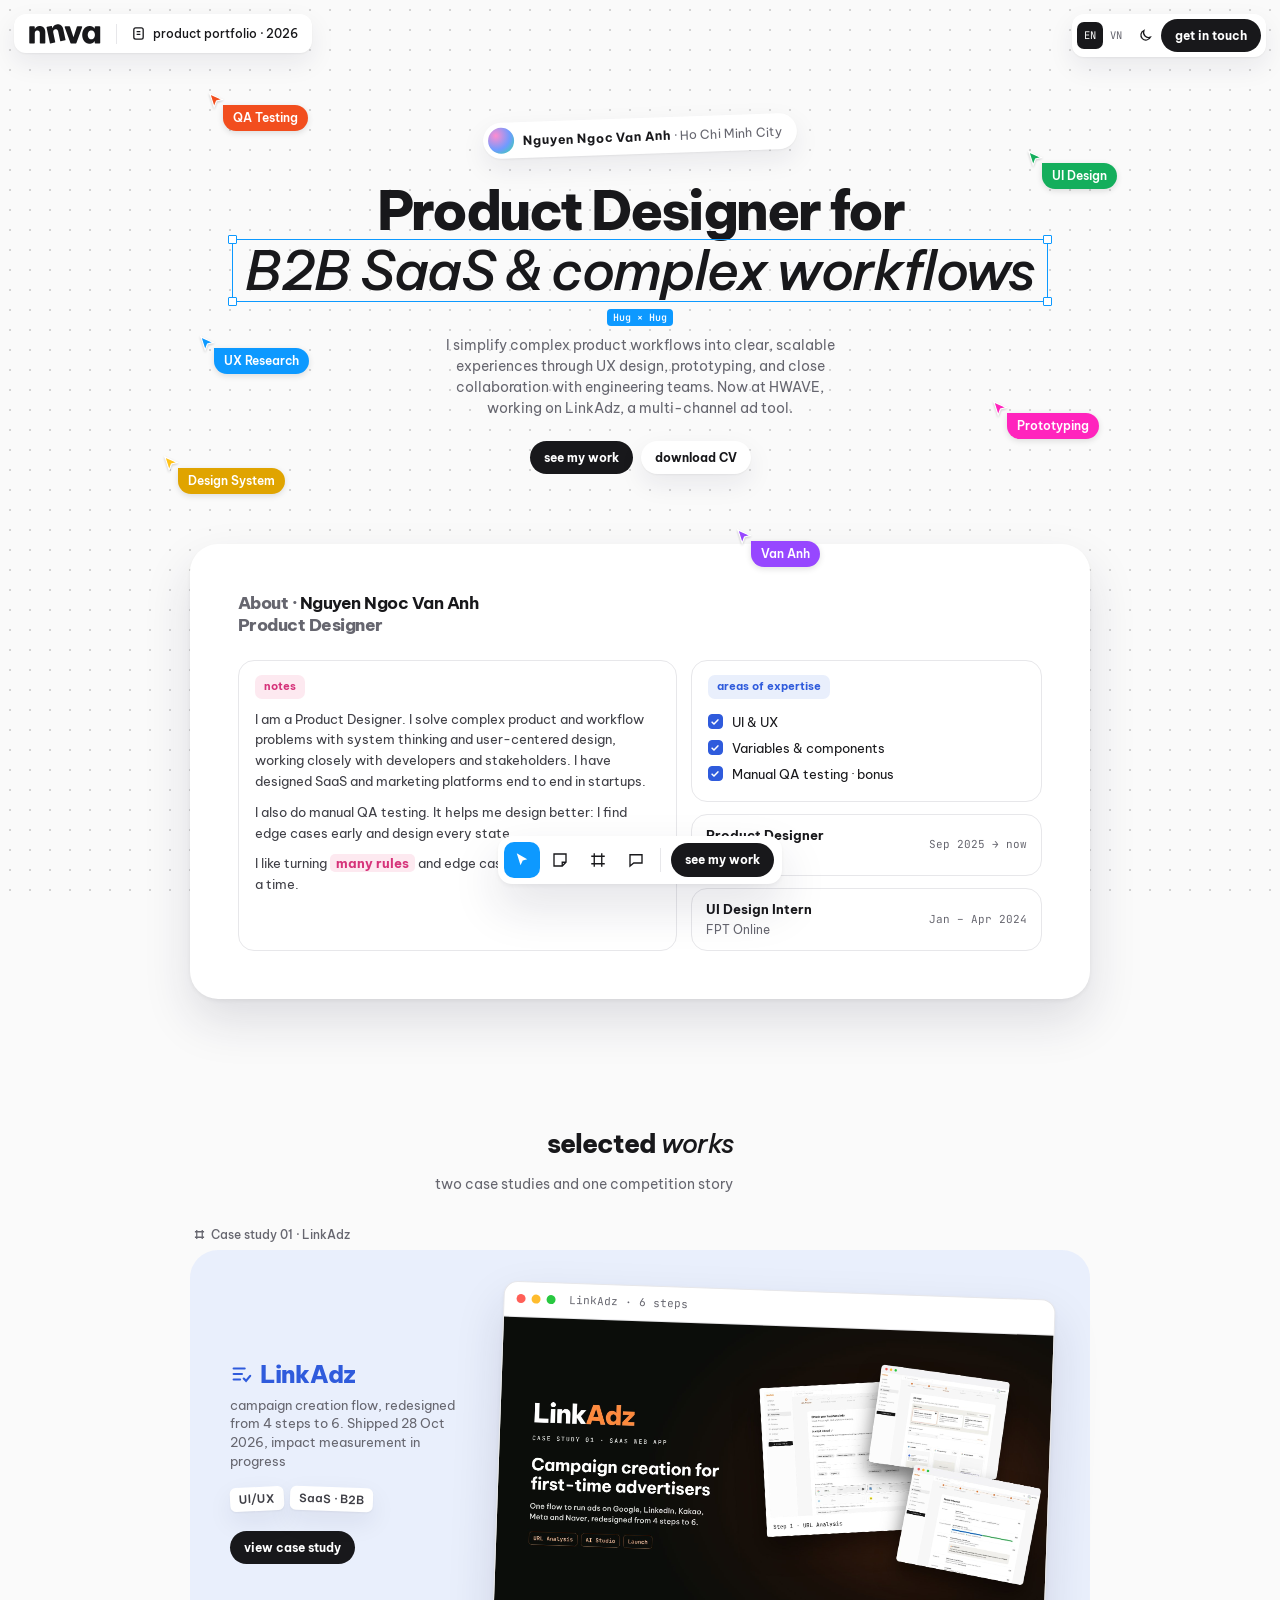
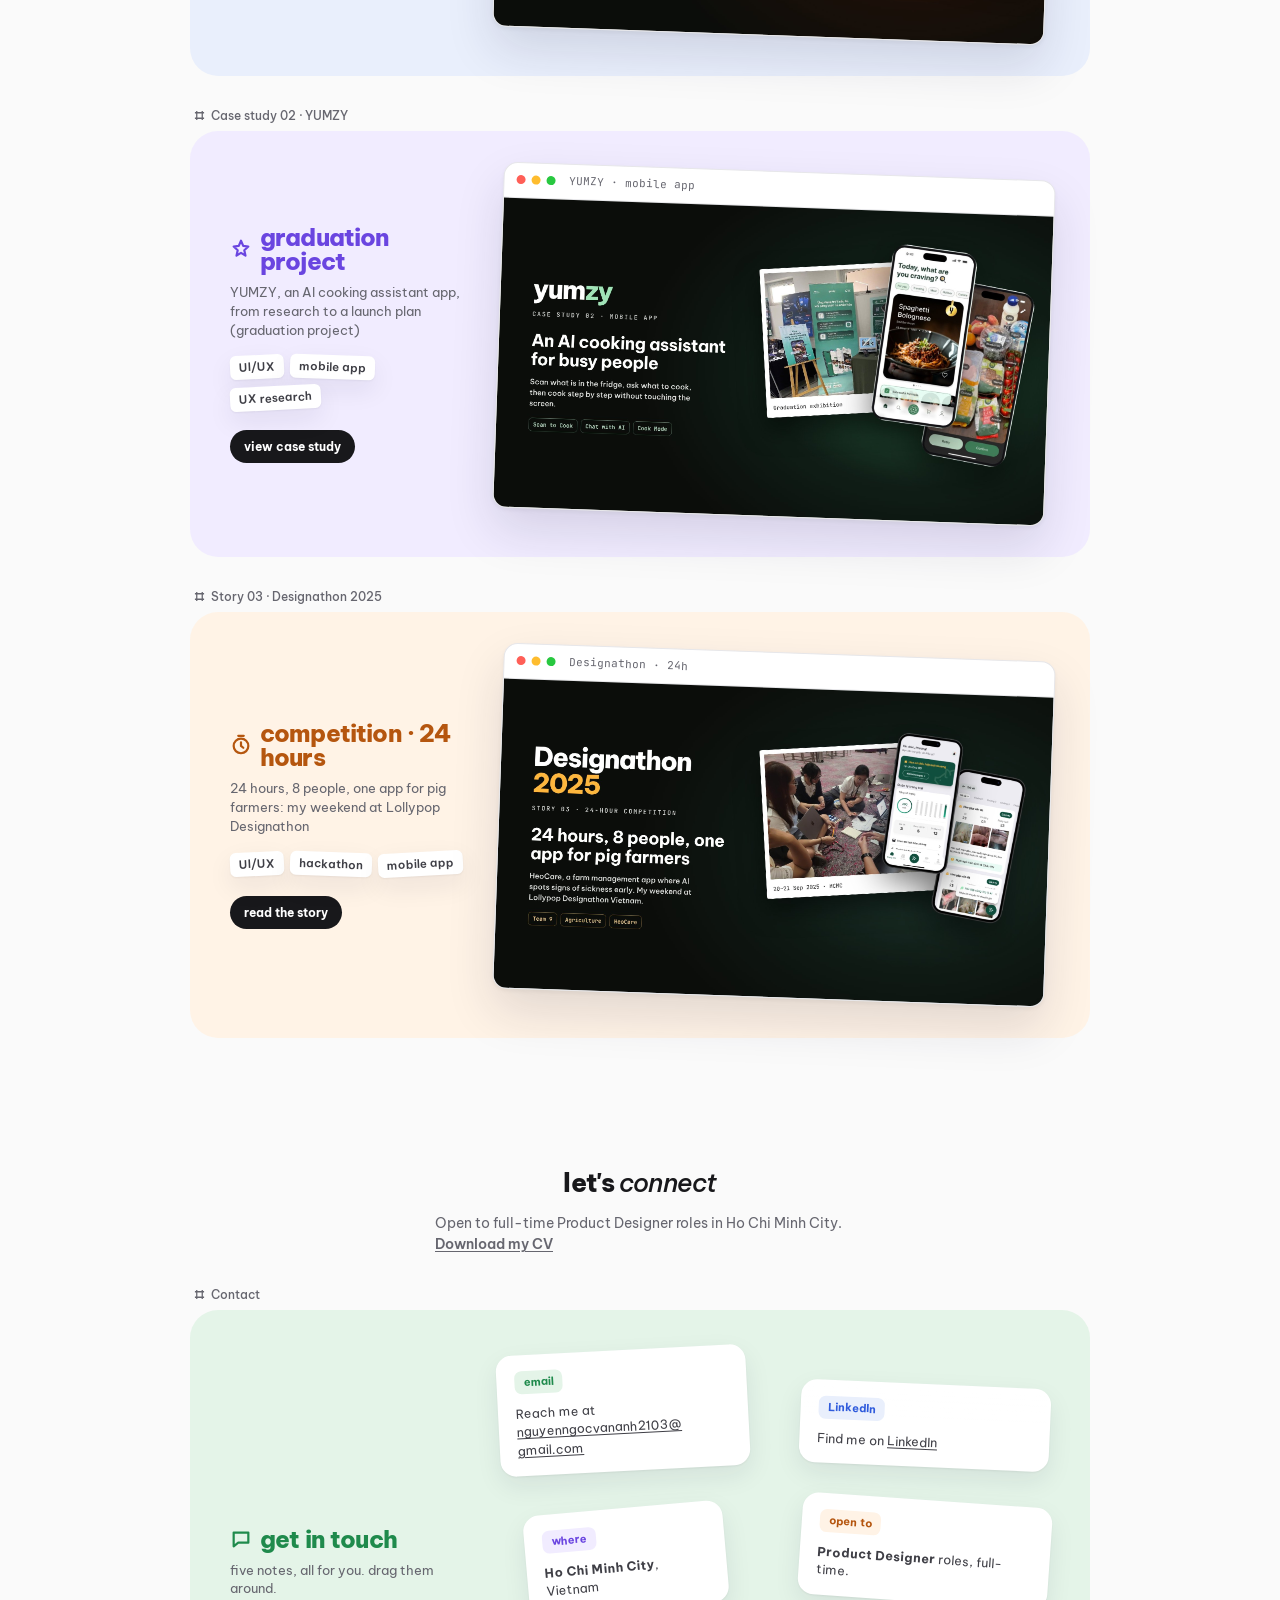
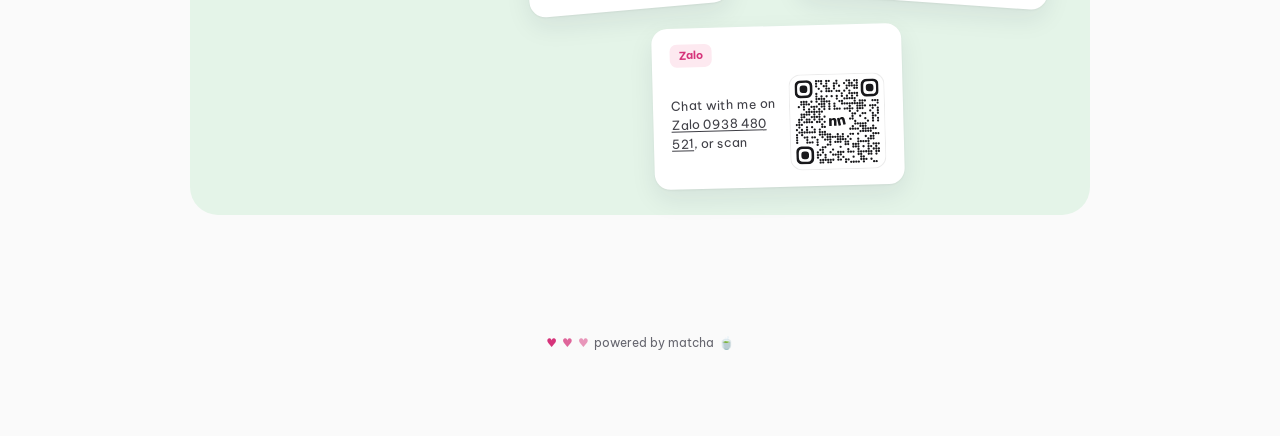
<file: index.html>
<!DOCTYPE html>
<html lang="en">
<head>
<meta charset="utf-8">
<meta name="viewport" content="width=device-width, initial-scale=1">
<link rel="icon" href="logo/favicon.ico" sizes="any"><link rel="icon" type="image/png" sizes="32x32" href="logo/nn-icon-32.png"><link rel="apple-touch-icon" href="logo/nn-icon-180.png">
<script src="theme.js?v=20261119"></script>
<script src="logo.js?v=20261119" defer></script>
<title>Nguyen Ngoc Van Anh · Product Designer Portfolio 2026</title>
<meta name="description" content="Nguyen Ngoc Van Anh, Product Designer in Ho Chi Minh City. Case studies: LinkAdz campaign creation flow, YUMZY AI cooking app, Designathon 2025.">
<meta property="og:url" content="https://nnva-portfolio.github.io/">
<link rel="canonical" href="https://nnva-portfolio.github.io/">
<link rel="alternate" hreflang="en" href="https://nnva-portfolio.github.io/">
<link rel="alternate" hreflang="vi" href="https://nnva-portfolio.github.io/about-vi.html">
<link rel="alternate" hreflang="x-default" href="https://nnva-portfolio.github.io/">
<meta property="og:type" content="website">
<meta property="og:title" content="Nguyen Ngoc Van Anh · Product Designer Portfolio 2026">
<meta property="og:description" content="Nguyen Ngoc Van Anh, Product Designer in Ho Chi Minh City. Case studies: LinkAdz campaign creation flow, YUMZY AI cooking app, Designathon 2025.">
<meta property="og:image" content="https://nnva-portfolio.github.io/og.jpg">
<meta property="og:image:width" content="1200">
<meta property="og:image:height" content="630">
<meta name="twitter:card" content="summary_large_image">
<link rel="preconnect" href="https://fonts.googleapis.com">
<link rel="preconnect" href="https://fonts.gstatic.com" crossorigin>
<link href="https://fonts.googleapis.com/css2?family=Be+Vietnam+Pro:ital,wght@0,400;0,500;0,600;0,700;0,800;1,500;1,600&family=JetBrains+Mono:wght@500&display=swap" rel="stylesheet">
<style>
/* Layout: a FigJam board. Dot canvas + app chrome (file pill, toolbar, cursors, selection box) hold Droplist-style pastel blocks with tilted white sticker cards. Pastel for big areas, saturated color only for small accents. */
:root{
  --canvas:#fafafa;--dot:#d4d4d4;--ink:#18181b;--ink2:#3f3f46;--mute:#66666f;--line:#e7e7ea;--card:#fff;
  --blue:#e9effc;--pink:#fde9f0;--peach:#fff3e6;--mint:#e4f4e8;--violet:#f1ecff;
  --blue-i:#2f5bdc;--pink-i:#d6337a;--peach-i:#b5560f;--mint-i:#1f8a4c;--violet-i:#6a45e0;
  --cta:#18181b;--cta-ink:#fff;--sel:#0d99ff;
  --shadow:0 1px 2px rgba(0,0,0,.05),0 10px 26px rgba(30,30,60,.08);
  --shadow-lg:0 2px 4px rgba(0,0,0,.05),0 22px 48px rgba(30,30,60,.13);
  --font:'Be Vietnam Pro',system-ui,sans-serif;--mono:'JetBrains Mono',ui-monospace,monospace;
  color-scheme:light;
}
:root[data-theme="dark"]{
  --cta:#f3f3f6;--cta-ink:#18181b;
  --canvas:#17171b;--dot:#34343c;--ink:#f3f3f6;--ink2:#d2d2da;--mute:#a1a1ad;--line:#2f2f37;--card:#232329;
  --blue:#1a2238;--pink:#2c1a24;--peach:#2c2117;--mint:#16271d;--violet:#221c33;
  --blue-i:#9bb3ff;--pink-i:#ff94c4;--peach-i:#ffb47c;--mint-i:#7fdca6;--violet-i:#bca8ff;
  --shadow:0 1px 2px rgba(0,0,0,.4),0 10px 26px rgba(0,0,0,.35);--shadow-lg:0 2px 4px rgba(0,0,0,.4),0 22px 48px rgba(0,0,0,.5);
  color-scheme:dark;
}
*{box-sizing:border-box}
html{scroll-behavior:smooth;scroll-padding-top:70px}
body{margin:0;font-family:var(--font);font-size:14px;line-height:1.6;color:var(--ink);-webkit-font-smoothing:antialiased;overflow-x:hidden;
  background:var(--canvas)}
html::before{content:"";position:fixed;inset:0;z-index:-1;pointer-events:none;background:radial-gradient(var(--dot) 1.2px,transparent 1.4px) 0 0/20px 20px}
a{color:inherit}
img{display:block;max-width:100%}
p{margin:0}
:focus-visible{outline:2px solid var(--sel);outline-offset:3px}
.wrap{width:min(900px,calc(100vw - 32px));margin:0 auto;position:relative}

/* ===== app chrome ===== */
.bar{position:fixed;z-index:50;display:flex;align-items:center;gap:2px;background:var(--card);border-radius:12px;box-shadow:var(--shadow);padding:5px;font-size:12px}
.bar.tl{top:14px;left:14px}.bar.tr{top:14px;right:14px}
.bar .bit{display:flex;align-items:center;gap:7px;padding:5px 9px;border-radius:8px;text-decoration:none;color:var(--ink);font-weight:500;white-space:nowrap}
.bar a.it:hover,.bar a.bit:hover{background:rgba(127,127,140,.12)}
.bar .sep{width:1px;height:20px;background:var(--line);margin:0 3px}
.bar svg{width:15px;height:15px;flex:none}
.lsq{width:18px;height:18px;border-radius:5px;display:grid;place-items:center;background:var(--cta);color:var(--cta-ink);font-weight:800;font-size:11px}
.bar .bit.logo{padding:3px 9px}.bar .bit.logo .nnlogo{height:22px;color:var(--ink)}.bar .bit.logo .nnl{width:auto;height:100%}
/* nn logo: n-jump hover (keyframes from the logo guideline A17; rotate about the n centre 856.7,-296.1 in nnva units) */
.nnlogo{display:inline-block;line-height:0;color:inherit}
.nnl{display:block;height:100%;width:auto;overflow:visible}
.nnl .nj{transform-origin:0 0}
@keyframes nnjump{
 0%{transform:translate(0,0) translate(856.7px,-296.1px) rotate(0) translate(-856.7px,296.1px);animation-timing-function:linear}
 28%{transform:translate(0,0) translate(856.7px,-296.1px) rotate(0) translate(-856.7px,296.1px);animation-timing-function:cubic-bezier(.4,0,.6,1)}
 37.5%{transform:translate(0,14px) translate(856.7px,-296.1px) rotate(5deg) translate(-856.7px,296.1px);animation-timing-function:cubic-bezier(.2,0,.4,1)}
 48.5%{transform:translate(0,-80px) translate(856.7px,-296.1px) rotate(-6deg) translate(-856.7px,296.1px);animation-timing-function:cubic-bezier(.5,0,.9,1)}
 60%{transform:translate(0,8px) translate(856.7px,-296.1px) rotate(2deg) translate(-856.7px,296.1px);animation-timing-function:cubic-bezier(.3,0,.5,1)}
 69%{transform:translate(0,0) translate(856.7px,-296.1px) rotate(0) translate(-856.7px,296.1px);animation-timing-function:linear}
 100%{transform:translate(0,0) translate(856.7px,-296.1px) rotate(0) translate(-856.7px,296.1px)}
}
.nn-hover.nn-play .nj{animation:nnjump 3.2s infinite;animation-delay:-.8s}
@media (prefers-reduced-motion:reduce){.nn-hover.nn-play .nj{animation:none}}

.lang{display:flex}
.lang a{font-family:var(--mono);font-size:10.5px;padding:5px 7px;border-radius:7px;text-decoration:none;color:var(--mute)}
.lang a.on{background:var(--ink);color:var(--canvas)}
.ibtn{border:0;background:none;color:var(--ink);width:28px;height:28px;border-radius:8px;display:grid;place-items:center;cursor:pointer}
.ibtn:hover{background:rgba(127,127,140,.12)}
:root:not([data-theme="dark"]) .sun{display:none}:root[data-theme="dark"] .moon{display:none}
.cta{display:inline-block;background:var(--cta);color:var(--cta-ink) !important;font-weight:700;font-size:12px;padding:7px 14px;border-radius:999px;text-decoration:none;white-space:nowrap;transition:transform .25s cubic-bezier(.2,.9,.3,1.4),box-shadow .25s}
.cta:hover{transform:translateY(-2px) rotate(-2deg);box-shadow:0 10px 22px rgba(0,0,0,.22)}
.cta.ghost{background:var(--card);color:var(--ink) !important;box-shadow:var(--shadow)}
@media(max-width:560px){.bar.tl .f2,.bar.tl .sep{display:none}}

.tools{position:fixed;z-index:50;left:50%;bottom:16px;transform:translateX(-50%);display:flex;align-items:center;gap:2px;background:var(--card);border-radius:14px;box-shadow:var(--shadow-lg);padding:6px}
.tools a.t{position:relative;width:36px;height:36px;border-radius:10px;display:grid;place-items:center;color:var(--ink);text-decoration:none}
.tools a.t:hover{background:rgba(127,127,140,.12)}
.tools a.t.on{background:var(--sel);color:#fff}
.tools a.t svg{width:18px;height:18px}
.tools .sep{width:1px;height:24px;background:var(--line);margin:0 4px}
.tools .cta{margin:0 2px 0 4px}
[data-tip]::after{content:attr(data-tip);position:absolute;bottom:calc(100% + 10px);left:50%;transform:translate(-50%,4px);background:#18181b;color:#fff;font-size:11px;font-weight:500;padding:4px 8px;border-radius:6px;white-space:nowrap;opacity:0;pointer-events:none;transition:.18s;z-index:9}
[data-tip]:hover::after,[data-tip]:focus-visible::after{opacity:1;transform:translate(-50%,0)}

/* ===== canvas objects ===== */
.cur{position:absolute;z-index:6;pointer-events:none;display:flex;align-items:flex-start;animation:drift 10s ease-in-out infinite}
.cur svg{width:17px;height:17px;flex:none;filter:drop-shadow(0 1px 1px rgba(0,0,0,.2))}
.cur b{margin:13px 0 0 -2px;color:#fff;font-size:11.5px;font-weight:600;padding:4px 10px;border-radius:4px 999px 999px 999px;white-space:nowrap;box-shadow:0 2px 6px rgba(0,0,0,.12)}
.cur.d2{animation-delay:-3s;animation-duration:12s}.cur.d3{animation-delay:-6s;animation-duration:11s}.cur.d4{animation-delay:-1.5s;animation-duration:13s}
@keyframes drift{0%,100%{translate:0 0}25%{translate:12px -9px}50%{translate:-7px 7px}75%{translate:9px 11px}}
@media(max-width:1180px){.cur.hs{display:none}}

.selbox{position:relative;display:inline-block;padding:0 12px;outline:1.5px solid var(--sel)}
.selbox>i.h{position:absolute;width:9px;height:9px;background:#fff;border:1.5px solid var(--sel);border-radius:1px}
.h1{left:-5px;top:-5px}.h2{right:-5px;top:-5px}.h3{left:-5px;bottom:-5px}.h4{right:-5px;bottom:-5px}
.selbox .dim{position:absolute;left:50%;top:calc(100% + 8px);transform:translateX(-50%);background:var(--sel);color:#fff;font-family:var(--mono);font-size:10px;font-weight:500;font-style:normal;padding:1px 6px;border-radius:4px;white-space:nowrap;letter-spacing:0;line-height:1.5}

.pick{position:relative}
.pick::before{content:"";position:absolute;inset:0;border:1.5px solid var(--sel);border-radius:inherit;opacity:0;transition:opacity .15s;pointer-events:none;
  background:linear-gradient(#fff,#fff) left -4px top -4px/8px 8px no-repeat,linear-gradient(#fff,#fff) right -4px top -4px/8px 8px no-repeat,linear-gradient(#fff,#fff) left -4px bottom -4px/8px 8px no-repeat,linear-gradient(#fff,#fff) right -4px bottom -4px/8px 8px no-repeat}
.pick:hover::before{opacity:1}

.fr{position:relative;margin-top:30px}
.fr>.fname{display:flex;align-items:center;gap:6px;font-size:12px;color:var(--mute);font-weight:500;margin:0 0 6px 4px}
.fr>.fname svg{width:11px;height:11px}

.block{border-radius:28px;padding:clamp(22px,4vw,40px);position:relative}
.block.blue{background:var(--blue);--i:var(--blue-i)}.block.pink{background:var(--pink);--i:var(--pink-i)}
.block.peach{background:var(--peach);--i:var(--peach-i)}.block.mint{background:var(--mint);--i:var(--mint-i)}.block.violet{background:var(--violet);--i:var(--violet-i)}
.kt{display:flex;align-items:center;gap:8px;font-weight:800;font-size:clamp(20px,2.6vw,24px);letter-spacing:-.035em;line-height:1;color:var(--i)}
.kt svg{width:22px;height:22px;flex:none}
.kd{font-size:12.5px;color:var(--mute);line-height:1.5;max-width:240px;margin:10px 0 0}
.duo{display:grid;grid-template-columns:240px minmax(0,1fr);gap:28px;align-items:center}
@media(max-width:860px){.duo{grid-template-columns:1fr}}

.st{position:relative;background:var(--card);border:3px solid var(--card);border-radius:16px;padding:13px 15px;box-shadow:var(--shadow);font-size:12.5px;line-height:1.5;color:var(--ink2);
  transition:rotate .45s cubic-bezier(.2,.9,.3,1.3),translate .45s cubic-bezier(.2,.9,.3,1.3),box-shadow .3s;background-image:linear-gradient(180deg,rgba(255,255,255,.7),rgba(255,255,255,0) 40%)}
:root[data-theme="dark"] .st{background-image:linear-gradient(180deg,rgba(255,255,255,.05),rgba(255,255,255,0) 40%)}
.st:hover{rotate:0deg !important;translate:0 -5px;box-shadow:var(--shadow-lg);z-index:4}
.r1{rotate:-3deg}.r2{rotate:2.5deg}.r3{rotate:-1.5deg}.r4{rotate:4deg}.r5{rotate:-5deg}
.lbl{display:inline-flex;align-items:center;gap:4px;font-size:11px;font-weight:700;padding:3px 9px;border-radius:7px;margin-bottom:10px}
.lbl.blue{background:var(--blue);color:var(--blue-i)}.lbl.pink{background:var(--pink);color:var(--pink-i)}.lbl.peach{background:var(--peach);color:var(--peach-i)}
.lbl.mint{background:var(--mint);color:var(--mint-i)}.lbl.violet{background:var(--violet);color:var(--violet-i)}
.lbl .chev{font-size:8px;opacity:.7}
.tag{font-weight:700;padding:1px 6px;border-radius:5px;background:var(--pink);color:var(--pink-i)}
.drag{cursor:grab;touch-action:none;user-select:none;-webkit-user-select:none;-webkit-touch-callout:none}
@media(pointer:coarse){.drag{touch-action:pan-y}.drag.lifted{scale:1.03}}
.drag.dragging{cursor:grabbing;transition:none;z-index:8;box-shadow:var(--shadow-lg)}
.scatter{position:relative;min-height:425px}
.scatter .st{position:absolute;width:min(250px,72%)}
@media(max-width:860px){.scatter{min-height:0;display:flex;flex-direction:column;gap:26px;padding:6px 0}.scatter .st{position:relative !important;width:auto !important;left:auto !important;right:auto !important;top:auto !important}.scatter .st.r1{rotate:-1.2deg}.scatter .st.r2{rotate:1deg}.scatter .st.r3{rotate:-.8deg}.scatter .st.r4{rotate:1.2deg}.scatter .st.r5{rotate:-1deg}}

.ck{list-style:none;margin:0;padding:0}
.ck li{display:flex;align-items:center;gap:9px;padding:3px 0;font-size:12.5px;color:var(--ink)}
.ck li::before{content:"";flex:none;width:13px;height:13px;border:1.5px solid #c9c9d2;border-radius:4px;background:var(--card)}
.ck li.done::before{border-color:var(--blue-i);background:var(--blue-i) url("data:image/svg+xml,%3Csvg xmlns='http://www.w3.org/2000/svg' viewBox='0 0 12 12'%3E%3Cpath d='M2.5 6.2l2.3 2.3 4.7-5' fill='none' stroke='white' stroke-width='1.8' stroke-linecap='round' stroke-linejoin='round'/%3E%3C/svg%3E") center/10px no-repeat}

/* placeholder still to be filled in */
.todo{background:#fff1b8;color:#6b5300;border-radius:4px;padding:0 5px;font-size:11.5px;white-space:nowrap}
:root[data-theme="dark"] .todo{background:#3a3210;color:#efd48a}

/* ===== hero ===== */
.hero{position:relative;text-align:center;padding:118px 0 0}
.who{display:inline-flex;align-items:center;gap:9px;background:var(--card);box-shadow:var(--shadow);border-radius:999px;padding:5px 14px 5px 5px;font-size:12.5px;color:var(--mute);rotate:-2deg;margin-bottom:26px}
.who i{width:26px;height:26px;border-radius:50%;background:radial-gradient(circle at 30% 30%,#ff8ccf,#6f9bff 55%,#2fdc9c)}
.who b{color:var(--ink);font-weight:700}
.hero h1{margin:0;font-size:clamp(30px,5.4vw,54px);font-weight:800;letter-spacing:-.045em;line-height:1.12;text-wrap:balance}
.it{font-style:italic;font-weight:500;letter-spacing:-.03em}
.sub{color:var(--mute);font-size:13.5px;line-height:1.55;max-width:410px;margin:34px auto 0}
section .sub{margin-top:14px}
.btns{display:flex;gap:8px;justify-content:center;flex-wrap:wrap;margin-top:22px}

/* about card (the "product demo" of the page) */
.app{position:relative;margin-top:70px;background:var(--card);border-radius:28px;box-shadow:var(--shadow-lg);padding:clamp(20px,5vw,48px);text-align:left}
.apphead{display:flex;justify-content:space-between;align-items:flex-start;gap:14px;flex-wrap:wrap}
.apphead h2{margin:0;text-align:left;font-size:17px;font-weight:800;letter-spacing:-.03em;line-height:1.3;color:var(--mute)}
.apphead h2 b{color:var(--ink)}
.board{display:grid;grid-template-columns:1.25fr 1fr;gap:14px;margin-top:24px}
.side{display:flex;flex-direction:column;gap:12px}
.w{background:var(--card);border:1px solid var(--line);border-radius:16px;padding:14px 16px;font-size:13px;color:var(--ink2)}
.w p+p{margin-top:10px}
.w.row{display:flex;justify-content:space-between;align-items:center;gap:10px;padding:10px 14px}
.w.row .lbl{margin:0}
.w.row b{display:block;color:var(--ink);font-weight:700;font-size:12.5px}
.w.row small{color:var(--mute);font-size:11.5px}
.w.row .when{font-family:var(--mono);font-size:11px;color:var(--mute);white-space:nowrap}
@media(max-width:860px){.board{grid-template-columns:1fr}}

/* ===== sections ===== */
section{padding-top:130px}
h2{margin:0;text-align:center;font-size:clamp(21px,2.9vw,26px);font-weight:800;letter-spacing:-.035em;line-height:1.18}

.frame{display:block;background:var(--card);border-radius:14px;box-shadow:var(--shadow-lg);overflow:hidden;border:1px solid var(--line);text-decoration:none;transition:rotate .45s cubic-bezier(.2,.9,.3,1.3),translate .45s}
.frame .chrome{display:flex;align-items:center;gap:6px;padding:8px 12px;border-bottom:1px solid var(--line)}
.frame .chrome i{width:9px;height:9px;border-radius:50%;background:#ff5f57}.frame .chrome i:nth-child(2){background:#febc2e}.frame .chrome i:nth-child(3){background:#28c840}
.frame .chrome span{margin-left:8px;font-size:11px;color:var(--mute);font-family:var(--mono)}
.frame img{width:100%;aspect-ratio:16/9;object-fit:cover;object-position:center}
.frame.tilt{rotate:2deg}.frame.tilt:hover{rotate:0deg;translate:0 -5px}
.chips{display:flex;flex-wrap:wrap;gap:6px;margin-top:16px}
.chip{font-size:11.5px;font-weight:600;padding:3px 9px;border-radius:6px;background:var(--card);color:var(--ink2);box-shadow:var(--shadow)}
.chip:nth-child(odd){rotate:-3deg}.chip:nth-child(even){rotate:2deg}
.block .cta{margin-top:20px}
.soon{display:grid;place-items:center;min-height:170px;border:1.5px dashed color-mix(in srgb,var(--i) 45%,transparent);border-radius:16px;position:relative}
.soon .st{font-weight:700;color:var(--i);font-size:13px}

/* footer wordmark */
.bigmark{margin-top:120px;height:clamp(128px,25vw,262px);overflow:hidden;text-align:center;font-weight:800;font-size:clamp(100px,21vw,220px);letter-spacing:-.07em;line-height:1;user-select:none;white-space:nowrap}
.bigmark i{display:inline-block;font-style:normal;transition:transform .5s cubic-bezier(.2,.9,.3,1.4);-webkit-text-stroke:6px currentColor;paint-order:stroke fill}
.bigmark i:nth-child(1){color:#ffb07c;transform:rotate(-8deg) translateY(18px)}
.bigmark i:nth-child(2){color:#8fdcae;transform:rotate(6deg) translateY(4px)}
.bigmark i:nth-child(3){color:#f9a8cc;transform:rotate(-4deg) translateY(26px)}
.bigmark i:nth-child(4){color:#9fb4ff;transform:rotate(9deg) translateY(10px)}
.bigmark i:nth-child(5){color:#c3b0ff;transform:rotate(-6deg) translateY(24px)}
.bigmark:hover i{transform:rotate(0) translateY(6px)}
footer{margin-top:100px;text-align:center;color:var(--mute);font-size:12px;padding:18px 0 84px}
.made{display:inline-flex;align-items:center;gap:5px}
.hrt{display:inline-block;color:var(--pink-i);animation:hrt 2.2s ease-in-out infinite}
.hrt:nth-child(2){animation-delay:.25s;opacity:.75}.hrt:nth-child(3){animation-delay:.5s;opacity:.5}
@keyframes hrt{0%,55%,100%{transform:scale(1)}25%{transform:scale(1.3)}}
@media(prefers-reduced-motion:reduce){*{animation:none !important;transition:none !important}html{scroll-behavior:auto}}
</style>
</head>
<body>

<div class="bar tl">
  <a class="bit logo nn-hover" href="#top" aria-label="Nguyen Ngoc Van Anh"><span class="nnlogo" data-v="nnva"></span></a>
  <span class="sep"></span>
  <span class="bit f2"><svg viewBox="0 0 16 16" fill="none" stroke="currentColor" stroke-width="1.4"><rect x="3" y="2" width="10" height="12" rx="2"/><path d="M6 6h4M6 9h4"/></svg>product portfolio · 2026</span>
</div>
<div class="bar tr">
  <span class="lang"><a class='on' aria-current='true'>EN</a><a href='about-vi.html'>VN</a></span>
  <button class="ibtn" id="theme" type="button" aria-label="Toggle light and dark mode"><svg class="moon" viewBox="0 0 24 24" fill="none" stroke="currentColor" stroke-width="2" stroke-linecap="round"><path d="M20 14.5A8 8 0 0 1 9.5 4a8 8 0 1 0 10.5 10.5z"/></svg><svg class="sun" viewBox="0 0 24 24" fill="none" stroke="currentColor" stroke-width="2" stroke-linecap="round"><circle cx="12" cy="12" r="4"/><path d="M12 2v2M12 20v2M4.9 4.9l1.4 1.4M17.7 17.7l1.4 1.4M2 12h2M20 12h2M4.9 19.1l1.4-1.4M17.7 6.3l1.4-1.4"/></svg></button>
  <a class="cta" href="#connect">get in touch</a>
</div>

<nav class="tools" aria-label="On this page" id="tools">
  <a class="t" href="#top" data-tip="Top" aria-label="Top"><svg viewBox="0 0 24 24" fill="currentColor"><path d="M5 3l14 8-6 1.5L10 19z"/></svg></a>
  <a class="t" href="#about" data-tip="About" aria-label="About"><svg viewBox="0 0 24 24" fill="none" stroke="currentColor" stroke-width="1.8"><path d="M4 4h16v11l-5 5H4z"/><path d="M15 20v-5h5"/></svg></a>
  <a class="t" href="#work" data-tip="Works" aria-label="Works"><svg viewBox="0 0 24 24" fill="none" stroke="currentColor" stroke-width="1.8"><path d="M7 3v18M17 3v18M3 7h18M3 17h18"/></svg></a>
  <a class="t" href="#connect" data-tip="Contact" aria-label="Contact"><svg viewBox="0 0 24 24" fill="none" stroke="currentColor" stroke-width="1.8"><path d="M4 5h16v11H9l-5 4z"/></svg></a>
  <span class="sep"></span>
  <a class="cta" href="#work">see my work</a>
</nav>

<div class="wrap" id="top">
  <header class="hero">
    <div class="cur hs" style="left:1%;top:335px" aria-hidden="true"><svg viewBox="0 0 18 18"><path d="M2 2l13 6-6 1.5L6.5 16z" fill="#0d99ff" stroke="#fff" stroke-width="1.2"/></svg><b style="background:#0d99ff">UX Research</b></div><div class="cur d3 hs" style="left:2%;top:92px" aria-hidden="true"><svg viewBox="0 0 18 18"><path d="M2 2l13 6-6 1.5L6.5 16z" fill="#f24e1e" stroke="#fff" stroke-width="1.2"/></svg><b style="background:#f24e1e">QA Testing</b></div><div class="cur d2 hs" style="right:-3%;top:150px" aria-hidden="true"><svg viewBox="0 0 18 18"><path d="M2 2l13 6-6 1.5L6.5 16z" fill="#14ae5c" stroke="#fff" stroke-width="1.2"/></svg><b style="background:#14ae5c">UI Design</b></div><div class="cur d3 hs" style="left:-3%;top:455px" aria-hidden="true"><svg viewBox="0 0 18 18"><path d="M2 2l13 6-6 1.5L6.5 16z" fill="#ffc21a" stroke="#fff" stroke-width="1.2"/></svg><b style="background:#e0a400">Design System</b></div><div class="cur d4 hs" style="right:-1%;top:400px" aria-hidden="true"><svg viewBox="0 0 18 18"><path d="M2 2l13 6-6 1.5L6.5 16z" fill="#ff24bd" stroke="#fff" stroke-width="1.2"/></svg><b style="background:#ff24bd">Prototyping</b></div>
    <div class="who"><i></i><span><b>Nguyen Ngoc Van Anh</b> · Ho Chi Minh City</span></div>
    <h1>Product Designer for <span class="selbox"><i class="h h1"></i><i class="h h2"></i><i class="h h3"></i><i class="h h4"></i><span class="it">B2B SaaS &amp; complex workflows</span><span class="dim" aria-hidden="true">Hug × Hug</span></span></h1>
    <p class="sub">I simplify complex product workflows into clear, scalable experiences through UX design, prototyping, and close collaboration with engineering teams. Now at HWAVE, working on LinkAdz, a multi-channel ad tool.</p>
    <div class="btns"><a class="cta" href="#work">see my work</a><a class="cta ghost" href="NguyenNgocVanAnh_ProductDesigner_CV_2026.pdf" download="NguyenNgocVanAnh_ProductDesigner_CV_2026.pdf">download CV</a></div>

    <div class="app" id="about">
      <div class="cur hs" style="right:30%;top:-16px;animation-duration:7s" aria-hidden="true"><svg viewBox="0 0 18 18"><path d="M2 2l13 6-6 1.5L6.5 16z" fill="#9747ff" stroke="#fff" stroke-width="1.2"/></svg><b style="background:#9747ff">Van Anh</b></div>
      <div class="apphead">
        <h2>About · <b>Nguyen Ngoc Van Anh</b><br>Product Designer</h2>
      </div>
      <div class="board">
        <div class="w"><span class="lbl pink">notes</span>
          <p>I am a Product Designer. I solve complex product and workflow problems with system thinking and user-centered design, working closely with developers and stakeholders. I have designed SaaS and marketing platforms end to end in startups.</p><p>I also do manual QA testing. It helps me design better: I find edge cases early and design every state.</p><p>I like turning <span class="tag">many rules</span> and edge cases into one clear step at a time.</p></div>
        <div class="side">
          <div class="w"><span class="lbl blue">areas of expertise</span>
            <ul class="ck"><li class="done">UI &amp; UX</li><li class="done">Variables &amp; components</li><li class="done">Manual QA testing · bonus</li></ul></div>
          <div class="w row"><div><b>Product Designer</b><small>HWAVE</small></div><span class="when">Sep 2025 → now</span></div>
          <div class="w row"><div><b>UI Design Intern</b><small>FPT Online</small></div><span class="when">Jan – Apr 2024</span></div>
        </div>
      </div>
    </div>
  </header>

  <section id="work">
    <h2>selected <span class="it">works</span></h2>
    <p class="sub">two case studies and one competition story</p>

    <div class="fr"><p class="fname"><svg viewBox="0 0 12 12" fill="none" stroke="currentColor" stroke-width="1.4"><path d="M3 1v10M9 1v10M1 3h10M1 9h10"/></svg>Case study 01 · LinkAdz</p>
      <div class="block blue duo">
        <div>
          <div class="kt"><svg viewBox="0 0 24 24" fill="none" stroke="currentColor" stroke-width="2.4" stroke-linecap="round"><path d="M4 6h12M4 12h9M4 18h7"/><path d="M15 17l2.5 2.5L22 14"/></svg>LinkAdz</div>
          <p class="kd">campaign creation flow, redesigned from 4 steps to 6. Shipped 28 Oct 2026, impact measurement in progress</p>
          <div class="chips"><span class="chip">UI/UX</span><span class="chip">SaaS · B2B</span></div>
          <a class="cta" href="linkadz.html">view case study</a>
        </div>
        <a class="frame tilt pick" href="linkadz.html"><div class="chrome"><i></i><i></i><i></i><span>LinkAdz · 6 steps</span></div><img src="cover/linkadz.jpg" alt="LinkAdz cover: the 6-step campaign creation flow"></a>
      </div>
    </div>

    <div class="fr"><p class="fname"><svg viewBox="0 0 12 12" fill="none" stroke="currentColor" stroke-width="1.4"><path d="M3 1v10M9 1v10M1 3h10M1 9h10"/></svg>Case study 02 · YUMZY</p>
      <div class="block violet duo">
        <div>
          <div class="kt"><svg viewBox="0 0 24 24" fill="none" stroke="currentColor" stroke-width="2.4" stroke-linejoin="round"><path d="M12 3l2.4 5.6L20 9.3l-4.4 4 1.3 6-4.9-3.1-4.9 3.1 1.3-6L4 9.3l5.6-.7z"/></svg>graduation project</div>
          <p class="kd">YUMZY, an AI cooking assistant app, from research to a launch plan (graduation project)</p>
          <div class="chips"><span class="chip">UI/UX</span><span class="chip">mobile app</span><span class="chip">UX research</span></div>
          <a class="cta" href="yumzy.html">view case study</a>
        </div>
        <a class="frame tilt pick" href="yumzy.html"><div class="chrome"><i></i><i></i><i></i><span>YUMZY · mobile app</span></div><img src="cover/yumzy.jpg" alt="YUMZY app, brand and features"></a>
      </div>
    </div>

    <div class="fr"><p class="fname"><svg viewBox="0 0 12 12" fill="none" stroke="currentColor" stroke-width="1.4"><path d="M3 1v10M9 1v10M1 3h10M1 9h10"/></svg>Story 03 · Designathon 2025</p>
      <div class="block peach duo">
        <div>
          <div class="kt"><svg viewBox="0 0 24 24" fill="none" stroke="currentColor" stroke-width="2.4" stroke-linecap="round" stroke-linejoin="round"><circle cx="12" cy="13" r="8"/><path d="M12 9v4l2.5 2M9 2h6"/></svg>competition · 24 hours</div>
          <p class="kd">24 hours, 8 people, one app for pig farmers: my weekend at Lollypop Designathon</p>
          <div class="chips"><span class="chip">UI/UX</span><span class="chip">hackathon</span><span class="chip">mobile app</span></div>
          <a class="cta" href="designathon.html">read the story</a>
        </div>
        <a class="frame tilt pick" href="designathon.html"><div class="chrome"><i></i><i></i><i></i><span>Designathon · 24h</span></div><img src="cover/designathon.jpg" alt="Designathon 2025 cover: my team sketching and the HeoCare app"></a>
      </div>
    </div>
  </section>

  <section id="connect">
    <h2>let's <span class="it">connect</span></h2>
    <p class="sub">Open to full-time Product Designer roles in Ho Chi Minh City. <a href="NguyenNgocVanAnh_ProductDesigner_CV_2026.pdf" download="NguyenNgocVanAnh_ProductDesigner_CV_2026.pdf" style="color:inherit;font-weight:600;text-decoration:underline;text-underline-offset:2px">Download my CV</a></p>
    <div class="fr"><p class="fname"><svg viewBox="0 0 12 12" fill="none" stroke="currentColor" stroke-width="1.4"><path d="M3 1v10M9 1v10M1 3h10M1 9h10"/></svg>Contact</p>
      <div class="block mint duo">
        <div>
          <div class="kt"><svg viewBox="0 0 24 24" fill="none" stroke="currentColor" stroke-width="2.4" stroke-linejoin="round"><path d="M4 5h16v11H9l-5 4z"/></svg>get in touch</div>
          <p class="kd">five notes, all for you. drag them around.</p>
        </div>
        <div class="scatter">
          <div class="st r1 drag pick" style="left:0;top:0"><span class="lbl mint">email</span><p>Reach me at <a href="mailto:nguyenngocvananh2103@gmail.com" style="color:inherit;text-decoration:underline;text-underline-offset:2px;overflow-wrap:anywhere">nguyenngocvananh2103@<wbr>gmail.com</a></p></div>
          <div class="st r2 drag pick" style="right:0;top:34px"><span class="lbl blue">LinkedIn</span><p>Find me on <a href="https://www.linkedin.com/in/v%C3%A2n-anh-nguy%E1%BB%85n-182910249/" target="_blank" rel="noopener" style="color:inherit;text-decoration:underline;text-underline-offset:2px;overflow-wrap:anywhere">LinkedIn</a></p></div>
          <div class="st r4 drag pick" style="right:0;top:150px"><span class="lbl peach">open to</span><p><b>Product Designer</b> roles, full-time.</p></div>
          <div class="st r5 drag pick" style="left:5%;top:158px;width:min(200px,60%)"><span class="lbl violet">where</span><p><b>Ho Chi Minh City</b>, Vietnam</p></div>
          <div class="st r3 drag pick" style="left:28%;top:276px"><span class="lbl pink">Zalo</span><div style="display:flex;align-items:center;gap:12px"><p style="margin:0">Chat with me on <a href="https://zalo.me/0938480521" target="_blank" rel="noopener" style="color:inherit;text-decoration:underline;text-underline-offset:2px;overflow-wrap:anywhere">Zalo 0938 480 521</a>, or scan</p><a href="https://zalo.me/0938480521" target="_blank" rel="noopener" aria-label="Zalo QR" style="flex:none;display:block;width:96px;height:96px;padding:6px;background:#fff;border-radius:12px;box-shadow:inset 0 0 0 1px rgba(0,0,0,.08)"><svg viewBox="0 0 33 33" width="100%" height="100%" role="img" aria-label="Zalo QR code"><g fill="#18181b"><path d="M8.5 0.5h0M9.5 0.5h0M10.5 0.5h0M12.5 0.5h0M13.5 0.5h0M16.5 0.5h0M20.5 0.5h0M21.5 0.5h0M23.5 0.5h0M24.5 0.5h0M8.5 1.5h0M10.5 1.5h0M12.5 1.5h0M15.5 1.5h0M16.5 1.5h0M19.5 1.5h0M21.5 1.5h0M22.5 1.5h0M24.5 1.5h0M8.5 2.5h0M11.5 2.5h0M12.5 2.5h0M15.5 2.5h0M17.5 2.5h0M20.5 2.5h0M21.5 2.5h0M22.5 2.5h0M23.5 2.5h0M24.5 2.5h0M9.5 3.5h0M12.5 3.5h0M13.5 3.5h0M15.5 3.5h0M20.5 3.5h0M23.5 3.5h0M24.5 3.5h0M10.5 4.5h0M12.5 4.5h0M13.5 4.5h0M14.5 4.5h0M16.5 4.5h0M17.5 4.5h0M19.5 4.5h0M21.5 4.5h0M8.5 5.5h0M18.5 5.5h0M21.5 5.5h0M22.5 5.5h0M23.5 5.5h0M24.5 5.5h0M8.5 6.5h0M10.5 6.5h0M12.5 6.5h0M14.5 6.5h0M16.5 6.5h0M18.5 6.5h0M20.5 6.5h0M22.5 6.5h0M24.5 6.5h0M8.5 7.5h0M9.5 7.5h0M10.5 7.5h0M11.5 7.5h0M16.5 7.5h0M19.5 7.5h0M20.5 7.5h0M21.5 7.5h0M22.5 7.5h0M23.5 7.5h0M2.5 8.5h0M3.5 8.5h0M4.5 8.5h0M6.5 8.5h0M8.5 8.5h0M10.5 8.5h0M11.5 8.5h0M12.5 8.5h0M13.5 8.5h0M17.5 8.5h0M18.5 8.5h0M23.5 8.5h0M25.5 8.5h0M26.5 8.5h0M27.5 8.5h0M30.5 8.5h0M31.5 8.5h0M32.5 8.5h0M2.5 9.5h0M3.5 9.5h0M4.5 9.5h0M5.5 9.5h0M9.5 9.5h0M10.5 9.5h0M11.5 9.5h0M13.5 9.5h0M15.5 9.5h0M18.5 9.5h0M19.5 9.5h0M20.5 9.5h0M21.5 9.5h0M22.5 9.5h0M23.5 9.5h0M24.5 9.5h0M25.5 9.5h0M26.5 9.5h0M32.5 9.5h0M1.5 10.5h0M3.5 10.5h0M6.5 10.5h0M7.5 10.5h0M8.5 10.5h0M10.5 10.5h0M11.5 10.5h0M13.5 10.5h0M15.5 10.5h0M21.5 10.5h0M24.5 10.5h0M25.5 10.5h0M26.5 10.5h0M27.5 10.5h0M29.5 10.5h0M30.5 10.5h0M31.5 10.5h0M3.5 11.5h0M5.5 11.5h0M7.5 11.5h0M9.5 11.5h0M11.5 11.5h0M13.5 11.5h0M15.5 11.5h0M16.5 11.5h0M17.5 11.5h0M19.5 11.5h0M20.5 11.5h0M21.5 11.5h0M22.5 11.5h0M24.5 11.5h0M25.5 11.5h0M26.5 11.5h0M30.5 11.5h0M32.5 11.5h0M4.5 12.5h0M5.5 12.5h0M6.5 12.5h0M7.5 12.5h0M8.5 12.5h0M9.5 12.5h0M10.5 12.5h0M21.5 12.5h0M24.5 12.5h0M29.5 12.5h0M32.5 12.5h0M2.5 13.5h0M3.5 13.5h0M4.5 13.5h0M5.5 13.5h0M7.5 13.5h0M9.5 13.5h0M22.5 13.5h0M23.5 13.5h0M26.5 13.5h0M27.5 13.5h0M30.5 13.5h0M32.5 13.5h0M2.5 14.5h0M3.5 14.5h0M6.5 14.5h0M7.5 14.5h0M8.5 14.5h0M9.5 14.5h0M11.5 14.5h0M22.5 14.5h0M25.5 14.5h0M30.5 14.5h0M31.5 14.5h0M1.5 15.5h0M2.5 15.5h0M4.5 15.5h0M5.5 15.5h0M7.5 15.5h0M9.5 15.5h0M10.5 15.5h0M21.5 15.5h0M22.5 15.5h0M27.5 15.5h0M30.5 15.5h0M32.5 15.5h0M1.5 16.5h0M3.5 16.5h0M4.5 16.5h0M5.5 16.5h0M6.5 16.5h0M8.5 16.5h0M9.5 16.5h0M11.5 16.5h0M23.5 16.5h0M28.5 16.5h0M30.5 16.5h0M32.5 16.5h0M0.5 17.5h0M1.5 17.5h0M2.5 17.5h0M10.5 17.5h0M23.5 17.5h0M24.5 17.5h0M25.5 17.5h0M26.5 17.5h0M27.5 17.5h0M1.5 18.5h0M4.5 18.5h0M6.5 18.5h0M10.5 18.5h0M11.5 18.5h0M22.5 18.5h0M25.5 18.5h0M26.5 18.5h0M27.5 18.5h0M30.5 18.5h0M0.5 19.5h0M2.5 19.5h0M4.5 19.5h0M7.5 19.5h0M9.5 19.5h0M21.5 19.5h0M22.5 19.5h0M23.5 19.5h0M24.5 19.5h0M26.5 19.5h0M27.5 19.5h0M28.5 19.5h0M29.5 19.5h0M30.5 19.5h0M31.5 19.5h0M1.5 20.5h0M2.5 20.5h0M3.5 20.5h0M4.5 20.5h0M5.5 20.5h0M6.5 20.5h0M7.5 20.5h0M9.5 20.5h0M10.5 20.5h0M11.5 20.5h0M25.5 20.5h0M26.5 20.5h0M27.5 20.5h0M28.5 20.5h0M29.5 20.5h0M0.5 21.5h0M2.5 21.5h0M9.5 21.5h0M10.5 21.5h0M11.5 21.5h0M12.5 21.5h0M13.5 21.5h0M16.5 21.5h0M18.5 21.5h0M21.5 21.5h0M22.5 21.5h0M24.5 21.5h0M30.5 21.5h0M31.5 21.5h0M32.5 21.5h0M0.5 22.5h0M3.5 22.5h0M4.5 22.5h0M6.5 22.5h0M7.5 22.5h0M10.5 22.5h0M12.5 22.5h0M13.5 22.5h0M14.5 22.5h0M15.5 22.5h0M16.5 22.5h0M17.5 22.5h0M18.5 22.5h0M20.5 22.5h0M27.5 22.5h0M29.5 22.5h0M30.5 22.5h0M0.5 23.5h0M4.5 23.5h0M8.5 23.5h0M11.5 23.5h0M12.5 23.5h0M13.5 23.5h0M16.5 23.5h0M17.5 23.5h0M18.5 23.5h0M19.5 23.5h0M21.5 23.5h0M24.5 23.5h0M28.5 23.5h0M29.5 23.5h0M30.5 23.5h0M0.5 24.5h0M4.5 24.5h0M5.5 24.5h0M6.5 24.5h0M8.5 24.5h0M13.5 24.5h0M15.5 24.5h0M16.5 24.5h0M17.5 24.5h0M19.5 24.5h0M20.5 24.5h0M24.5 24.5h0M25.5 24.5h0M26.5 24.5h0M27.5 24.5h0M28.5 24.5h0M8.5 25.5h0M12.5 25.5h0M13.5 25.5h0M19.5 25.5h0M20.5 25.5h0M22.5 25.5h0M23.5 25.5h0M24.5 25.5h0M28.5 25.5h0M30.5 25.5h0M31.5 25.5h0M32.5 25.5h0M10.5 26.5h0M11.5 26.5h0M17.5 26.5h0M22.5 26.5h0M23.5 26.5h0M24.5 26.5h0M26.5 26.5h0M28.5 26.5h0M29.5 26.5h0M31.5 26.5h0M9.5 27.5h0M10.5 27.5h0M14.5 27.5h0M20.5 27.5h0M24.5 27.5h0M28.5 27.5h0M30.5 27.5h0M31.5 27.5h0M32.5 27.5h0M8.5 28.5h0M10.5 28.5h0M13.5 28.5h0M16.5 28.5h0M17.5 28.5h0M18.5 28.5h0M20.5 28.5h0M21.5 28.5h0M22.5 28.5h0M24.5 28.5h0M25.5 28.5h0M26.5 28.5h0M27.5 28.5h0M28.5 28.5h0M29.5 28.5h0M31.5 28.5h0M32.5 28.5h0M8.5 29.5h0M9.5 29.5h0M11.5 29.5h0M14.5 29.5h0M15.5 29.5h0M16.5 29.5h0M17.5 29.5h0M24.5 29.5h0M25.5 29.5h0M28.5 29.5h0M29.5 29.5h0M31.5 29.5h0M8.5 30.5h0M11.5 30.5h0M16.5 30.5h0M18.5 30.5h0M22.5 30.5h0M25.5 30.5h0M26.5 30.5h0M9.5 31.5h0M10.5 31.5h0M11.5 31.5h0M12.5 31.5h0M13.5 31.5h0M14.5 31.5h0M16.5 31.5h0M17.5 31.5h0M19.5 31.5h0M20.5 31.5h0M25.5 31.5h0M26.5 31.5h0M27.5 31.5h0M29.5 31.5h0M9.5 32.5h0M10.5 32.5h0M12.5 32.5h0M13.5 32.5h0M19.5 32.5h0M21.5 32.5h0M22.5 32.5h0M23.5 32.5h0M24.5 32.5h0M26.5 32.5h0M30.5 32.5h0M31.5 32.5h0" stroke="#18181b" stroke-width=".9" stroke-linecap="round" fill="none"/><path fill-rule="evenodd" d="M2.2 0h2.6a2.2 2.2 0 0 1 2.2 2.2v2.6a2.2 2.2 0 0 1 -2.2 2.2h-2.6a2.2 2.2 0 0 1 -2.2 -2.2v-2.6a2.2 2.2 0 0 1 2.2 -2.2zM2.6 1h1.8a1.6 1.6 0 0 1 1.6 1.6v1.8a1.6 1.6 0 0 1 -1.6 1.6h-1.8a1.6 1.6 0 0 1 -1.6 -1.6v-1.8a1.6 1.6 0 0 1 1.6 -1.6z"/><rect x="2" y="2" width="3" height="3" rx="1.2"/><path fill-rule="evenodd" d="M28.2 0h2.6a2.2 2.2 0 0 1 2.2 2.2v2.6a2.2 2.2 0 0 1 -2.2 2.2h-2.6a2.2 2.2 0 0 1 -2.2 -2.2v-2.6a2.2 2.2 0 0 1 2.2 -2.2zM28.6 1h1.8a1.6 1.6 0 0 1 1.6 1.6v1.8a1.6 1.6 0 0 1 -1.6 1.6h-1.8a1.6 1.6 0 0 1 -1.6 -1.6v-1.8a1.6 1.6 0 0 1 1.6 -1.6z"/><rect x="28" y="2" width="3" height="3" rx="1.2"/><path fill-rule="evenodd" d="M2.2 26h2.6a2.2 2.2 0 0 1 2.2 2.2v2.6a2.2 2.2 0 0 1 -2.2 2.2h-2.6a2.2 2.2 0 0 1 -2.2 -2.2v-2.6a2.2 2.2 0 0 1 2.2 -2.2zM2.6 27h1.8a1.6 1.6 0 0 1 1.6 1.6v1.8a1.6 1.6 0 0 1 -1.6 1.6h-1.8a1.6 1.6 0 0 1 -1.6 -1.6v-1.8a1.6 1.6 0 0 1 1.6 -1.6z"/><rect x="2" y="28" width="3" height="3" rx="1.2"/></g><rect x="12.00" y="12.00" width="9" height="9" rx="2.6" fill="#fff"/><g transform="translate(12.900 14.432) scale(0.00576) translate(6.0 654.8)"><path d="M54 -18L54 -16L54 -14L55 -13L55 -11L56 -10L57 -8L58 -7L59 -5L61 -4L62 -3L64 -2L65 -1L67 -1L68 0L70 0L72 0L207 0L209 0L210 0L212 -1L214 -1L216 -2L217 -3L218 -4L220 -5L221 -7L222 -8L223 -10L224 -11L224 -13L225 -14L225 -16L225 -18L225 -307L225 -307L225 -311L225 -312L225 -316L225 -316L226 -320L226 -320L226 -324L226 -324L227 -328L227 -328L227 -332L228 -333L228 -336L228 -337L229 -340L229 -341L230 -344L231 -345L232 -348L232 -349L233 -352L233 -353L235 -356L235 -356L236 -360L237 -360L238 -364L238 -364L240 -368L240 -368L242 -371L243 -372L245 -375L245 -375L247 -378L248 -379L250 -381L250 -382L253 -384L253 -385L256 -387L256 -387L259 -389L260 -390L263 -392L263 -392L267 -394L267 -394L271 -395L271 -396L275 -397L275 -397L279 -398L280 -398L284 -399L284 -399L289 -400L289 -400L294 -400L294 -401L299 -401L300 -401L305 -401L305 -401L310 -401L310 -401L315 -401L315 -401L319 -400L320 -400L324 -399L324 -399L328 -398L329 -398L332 -397L333 -397L336 -396L337 -396L340 -394L340 -394L344 -393L344 -392L347 -391L348 -390L350 -389L351 -388L353 -386L354 -386L356 -384L357 -383L359 -381L359 -380L362 -378L362 -378L364 -375L364 -374L366 -371L366 -371L368 -368L368 -368L370 -364L370 -364L372 -361L372 -361L373 -357L374 -357L375 -354L375 -353L376 -350L376 -350L377 -346L378 -346L378 -342L379 -342L379 -339L380 -338L380 -335L380 -334L381 -331L381 -330L381 -327L381 -326L382 -322L382 -322L382 -318L382 -318L382 -314L382 -314L382 -18L382 -16L382 -14L383 -13L383 -11L384 -10L385 -8L386 -7L387 -5L389 -4L390 -3L392 -2L393 -1L395 -1L396 0L398 0L400 0L535 0L537 0L538 0L540 -1L542 -1L544 -2L545 -3L546 -4L548 -5L549 -7L550 -8L551 -10L552 -11L552 -13L553 -14L553 -16L553 -18L553 -346L553 -346L553 -352L553 -352L553 -358L553 -358L552 -363L552 -364L552 -369L552 -370L551 -375L551 -375L551 -381L551 -381L550 -386L550 -387L549 -392L549 -393L548 -398L548 -398L546 -404L546 -404L545 -409L545 -410L544 -415L543 -415L542 -420L542 -421L540 -426L540 -426L538 -432L538 -432L536 -437L536 -438L534 -443L534 -443L532 -448L531 -449L529 -453L529 -454L526 -458L526 -459L523 -464L523 -464L520 -468L520 -469L517 -473L517 -474L514 -478L513 -478L510 -482L510 -483L507 -487L506 -487L503 -491L502 -492L499 -495L498 -496L494 -499L494 -500L490 -503L490 -504L486 -507L485 -508L481 -511L480 -511L476 -514L475 -515L471 -518L470 -518L466 -521L465 -521L460 -524L459 -524L454 -526L454 -526L448 -528L448 -529L442 -531L442 -531L436 -533L435 -533L430 -534L429 -534L423 -536L422 -536L416 -537L415 -537L409 -538L408 -538L401 -539L401 -539L394 -540L393 -540L386 -540L386 -540L378 -540L378 -540L373 -540L372 -540L367 -540L367 -540L362 -540L362 -540L357 -539L357 -539L352 -539L352 -539L347 -538L347 -538L342 -537L342 -537L338 -536L337 -536L333 -536L333 -535L329 -534L328 -534L325 -533L324 -533L320 -532L320 -532L316 -530L316 -530L312 -529L312 -529L308 -527L308 -527L305 -526L304 -525L301 -524L301 -524L298 -522L297 -522L294 -520L294 -520L291 -518L290 -518L287 -516L287 -516L284 -514L284 -514L281 -512L281 -512L278 -510L278 -510L275 -508L275 -507L272 -505L272 -505L270 -503L269 -503L267 -501L267 -500L265 -498L264 -498L262 -496L262 -496L260 -494L260 -493L258 -491L257 -491L255 -489L255 -488L253 -486L253 -486L251 -484L251 -484L249 -481L249 -481L247 -479L247 -479L246 -477L245 -476L244 -474L244 -474L242 -472L242 -472L240 -470L240 -470L239 -468L238 -468L237 -466L237 -465L236 -463L235 -463L234 -461L234 -461L233 -459L233 -459L231 -457L231 -457L230 -455L230 -455L230 -455L225 -455L225 -455L225 -455L225 -512L225 -514L225 -516L224 -517L224 -519L223 -520L222 -522L221 -523L220 -525L218 -526L217 -527L216 -528L214 -529L212 -529L210 -530L209 -530L207 -530L72 -530L70 -530L68 -530L67 -529L65 -529L64 -528L62 -527L61 -526L59 -525L58 -523L57 -522L56 -520L55 -519L55 -517L54 -516L54 -514L54 -512ZM695 -12L695 -10L696 -8L697 -7L698 -5L699 -4L700 -2L701 -1L703 0L704 1L706 1L707 2L709 2L711 3L713 3L714 2L716 2L848 -26L850 -26L852 -27L853 -28L855 -29L856 -30L857 -31L858 -32L860 -34L860 -35L861 -37L862 -38L862 -40L862 -42L862 -44L862 -45L862 -47L802 -330L802 -330L801 -334L801 -334L800 -338L800 -338L800 -342L800 -343L800 -347L800 -347L799 -351L799 -351L799 -355L799 -356L799 -359L799 -360L799 -364L799 -364L800 -368L800 -368L800 -372L800 -372L801 -376L801 -376L801 -380L801 -380L802 -384L802 -384L803 -388L803 -389L804 -392L804 -393L806 -396L806 -397L807 -400L807 -401L809 -404L809 -405L811 -408L811 -408L813 -411L814 -412L816 -414L816 -415L818 -418L819 -418L821 -420L822 -421L825 -423L825 -424L828 -426L829 -426L832 -428L833 -428L836 -430L837 -430L840 -432L841 -432L845 -434L846 -434L850 -436L850 -436L855 -437L856 -437L860 -438L861 -438L866 -439L866 -439L870 -440L871 -440L875 -440L875 -441L880 -441L880 -441L884 -441L884 -441L888 -440L889 -440L892 -440L893 -440L896 -439L897 -439L900 -438L901 -438L904 -437L904 -437L908 -436L908 -436L911 -434L912 -434L914 -432L915 -432L918 -430L918 -430L921 -428L921 -427L924 -425L924 -425L927 -422L927 -422L929 -419L930 -419L932 -416L932 -416L934 -413L935 -413L937 -410L937 -410L939 -407L939 -406L941 -403L941 -403L943 -400L943 -400L945 -396L945 -396L946 -393L947 -393L948 -389L948 -389L950 -385L950 -385L951 -382L951 -381L952 -378L952 -377L953 -374L953 -373L954 -369L954 -369L1016 -80L1016 -78L1017 -76L1018 -75L1018 -73L1020 -72L1021 -71L1022 -70L1024 -68L1025 -68L1027 -67L1028 -66L1030 -66L1032 -66L1034 -66L1035 -66L1037 -66L1169 -94L1171 -94L1172 -95L1174 -96L1176 -97L1177 -98L1178 -99L1179 -100L1180 -102L1181 -103L1182 -105L1183 -107L1183 -108L1183 -110L1183 -112L1183 -114L1183 -115L1115 -436L1115 -436L1114 -442L1113 -442L1112 -447L1112 -448L1110 -453L1110 -453L1109 -459L1109 -459L1107 -464L1107 -465L1105 -470L1105 -470L1103 -475L1103 -476L1101 -480L1101 -481L1099 -486L1098 -486L1096 -491L1096 -492L1094 -496L1094 -497L1091 -502L1091 -502L1088 -507L1088 -507L1085 -512L1085 -512L1082 -517L1082 -517L1079 -522L1079 -522L1076 -527L1076 -527L1072 -532L1072 -532L1069 -536L1068 -537L1065 -541L1065 -541L1061 -545L1061 -546L1057 -549L1057 -550L1053 -553L1053 -554L1049 -557L1048 -558L1045 -561L1044 -561L1040 -564L1040 -565L1035 -568L1035 -568L1030 -571L1030 -571L1026 -574L1025 -574L1020 -577L1020 -577L1015 -580L1015 -580L1010 -582L1009 -583L1004 -585L1004 -585L999 -587L998 -587L993 -589L992 -589L987 -590L986 -591L981 -592L980 -592L974 -593L974 -593L968 -594L967 -594L962 -594L961 -594L955 -595L954 -595L948 -595L947 -595L941 -595L940 -595L934 -594L933 -594L926 -593L926 -593L919 -592L918 -592L911 -591L911 -591L903 -590L903 -590L898 -588L898 -588L893 -587L892 -587L888 -586L888 -586L883 -584L883 -584L878 -583L878 -583L874 -581L873 -581L869 -580L869 -579L865 -578L864 -578L860 -576L860 -576L856 -574L856 -574L852 -572L852 -572L849 -570L848 -569L845 -568L844 -567L841 -565L841 -565L838 -563L837 -562L834 -560L834 -560L831 -558L831 -558L828 -555L828 -555L825 -552L825 -552L822 -550L822 -550L820 -547L819 -547L817 -545L817 -544L814 -542L814 -542L812 -539L812 -539L810 -536L809 -536L807 -534L807 -533L805 -531L805 -531L803 -528L803 -528L801 -525L801 -525L799 -523L799 -522L797 -520L797 -519L796 -517L796 -516L794 -514L794 -514L792 -511L792 -511L791 -508L791 -508L790 -505L789 -505L788 -503L788 -503L787 -500L787 -500L786 -497L785 -497L784 -495L784 -495L783 -492L783 -492L782 -490L782 -490L781 -487L781 -487L780 -485L780 -485L779 -483L779 -482L778 -480L778 -480L777 -478L777 -478L776 -476L776 -476L776 -476L772 -475L771 -475L771 -475L759 -530L759 -532L758 -534L758 -535L757 -537L756 -538L754 -540L753 -541L752 -542L750 -543L748 -543L747 -544L745 -544L743 -545L742 -545L740 -544L738 -544L606 -516L604 -516L603 -515L601 -514L600 -513L598 -512L597 -511L596 -510L595 -508L594 -507L593 -505L592 -504L592 -502L592 -500L592 -498L592 -497L592 -495Z" fill="#18181b"/></g></svg></a></div></div>
        </div>
      </div>
    </div>
  </section>
</div>

<footer><span class="made"><span class="hrt" aria-hidden="true">♥</span><span class="hrt" aria-hidden="true">♥</span><span class="hrt" aria-hidden="true">♥</span> powered by matcha <span aria-hidden="true">🍵</span></span></footer>

<script>
(function(){

  /* draggable stickers: mouse/pen drag right away; on touch, hold ~0.3s then drag, so a swipe still scrolls the page */
  var coarse=window.matchMedia&&matchMedia('(pointer:coarse)').matches;
  if(coarse){var kd=document.querySelector('#connect .kd');if(kd)kd.textContent=document.documentElement.lang==='vi'?'năm ghi chú dành cho bạn. giữ một chút rồi kéo thử đi.':'five notes, all for you. hold one, then drag it around.'}
  [].forEach.call(document.querySelectorAll('.drag'),function(el){
    var sx,sy,ox=0,oy=0,down=false,moved=false,px,py,lp=null,tdrag=false;
    function move(x,y){var nx=x-sx,r=el.getBoundingClientRect(),l=r.left-ox,w=r.width;nx=Math.max(6-l,Math.min(innerWidth-6-l-w,nx));ox=nx;oy=y-sy;el.style.translate=ox+'px '+oy+'px'}
    el.addEventListener('pointerdown',function(e){if(e.pointerType==='touch')return;down=true;moved=false;px=e.clientX;py=e.clientY;sx=e.clientX-ox;sy=e.clientY-oy});
    el.addEventListener('pointermove',function(e){if(!down||e.pointerType==='touch')return;if(!moved){if(Math.abs(e.clientX-px)+Math.abs(e.clientY-py)<5)return;moved=true;el.classList.add('dragging');try{el.setPointerCapture(e.pointerId)}catch(_){}}move(e.clientX,e.clientY)});
    function up(e){if(e&&e.pointerType==='touch')return;down=false;el.classList.remove('dragging')}
    el.addEventListener('pointerup',up);el.addEventListener('pointercancel',up);
    /* touch */
    el.addEventListener('touchstart',function(e){if(e.touches.length>1)return;var t=e.touches[0];px=t.clientX;py=t.clientY;tdrag=false;moved=false;clearTimeout(lp);
      lp=setTimeout(function(){tdrag=true;sx=px-ox;sy=py-oy;el.classList.add('dragging','lifted');try{navigator.vibrate&&navigator.vibrate(8)}catch(_){}},280)},{passive:true});
    el.addEventListener('touchmove',function(e){var t=e.touches[0];
      if(!tdrag){if(Math.abs(t.clientX-px)+Math.abs(t.clientY-py)>8)clearTimeout(lp);return}
      e.preventDefault();moved=true;move(t.clientX,t.clientY)},{passive:false});
    function tend(){clearTimeout(lp);if(tdrag){tdrag=false;el.classList.remove('dragging','lifted')}}
    el.addEventListener('touchend',tend);el.addEventListener('touchcancel',tend);
    el.addEventListener('contextmenu',function(e){if(coarse)e.preventDefault()});
    el.addEventListener('click',function(e){if(moved){e.preventDefault();e.stopPropagation();moved=false}},true);
  });
  /* email: click copies the address */
  (function(){var a=document.querySelector('#connect a[href^="mailto:"]');if(!a)return;var vi=document.documentElement.lang==='vi',lbl=a.closest('.st').querySelector('.lbl'),t0=lbl.textContent,tm;
    a.title=vi?'Bấm để sao chép':'Click to copy';
    a.addEventListener('click',function(e){var m=a.getAttribute('href').replace('mailto:','');
      function ok(){lbl.textContent=vi?'đã sao chép ✓':'copied ✓';clearTimeout(tm);tm=setTimeout(function(){lbl.textContent=t0},1800)}
      function fb(){var t=document.createElement('textarea');t.value=m;t.style.cssText='position:fixed;opacity:0';document.body.appendChild(t);t.select();var r=false;try{r=document.execCommand('copy')}catch(_){}t.remove();return r}
      e.preventDefault();
      if(navigator.clipboard&&navigator.clipboard.writeText){navigator.clipboard.writeText(m).then(ok,function(){fb()?ok():location.href=a.href})}else{fb()?ok():location.href=a.href}
    });
  })();


  /* toolbar highlights the section in view */
  var tl=[].slice.call(document.querySelectorAll('#tools a.t'));
  function tick(){var h=innerHeight,c='#top';
    tl.forEach(function(a){var s=document.querySelector(a.getAttribute('href'));if(s&&s.getBoundingClientRect().top<h*.45)c=a.getAttribute('href')});
    tl.forEach(function(a){a.classList.toggle('on',a.getAttribute('href')===c)})}
  addEventListener('scroll',tick,{passive:true});addEventListener('resize',tick);tick();
})();
</script>
</body>
</html>
</file>
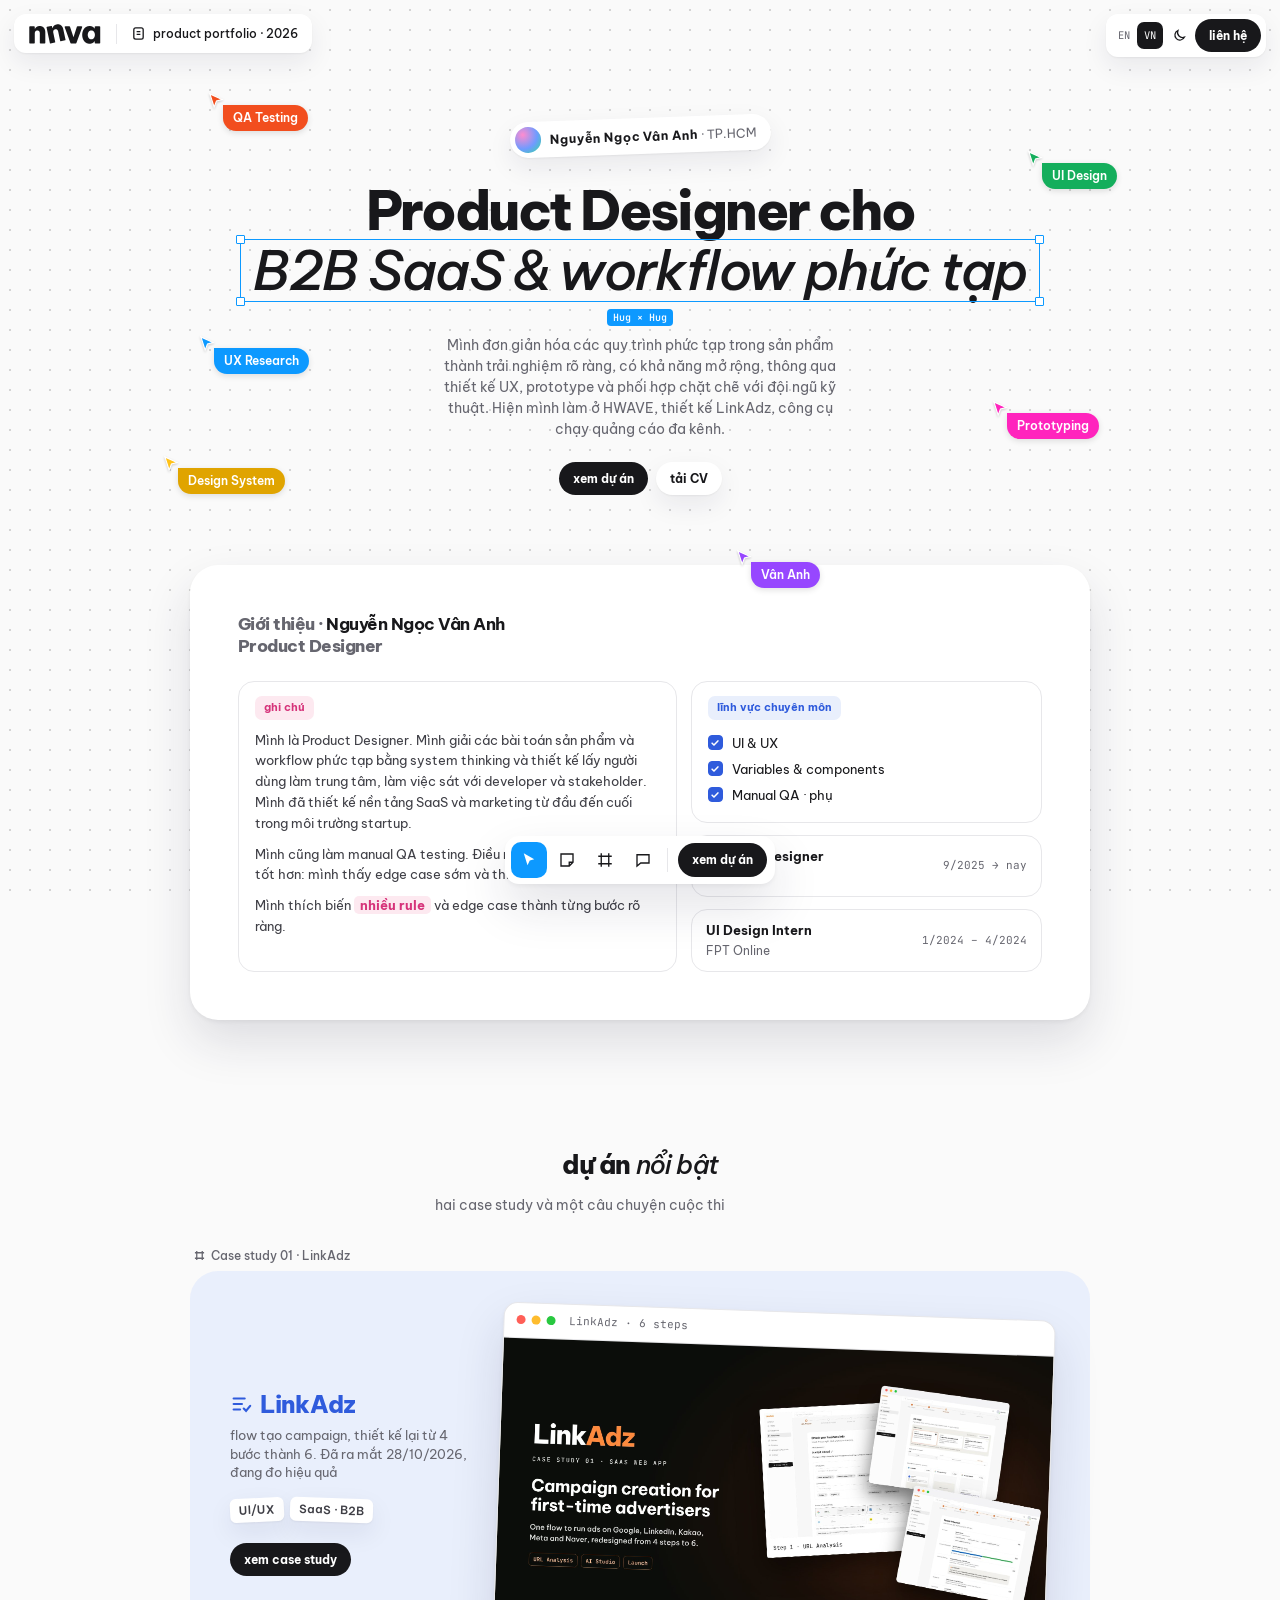
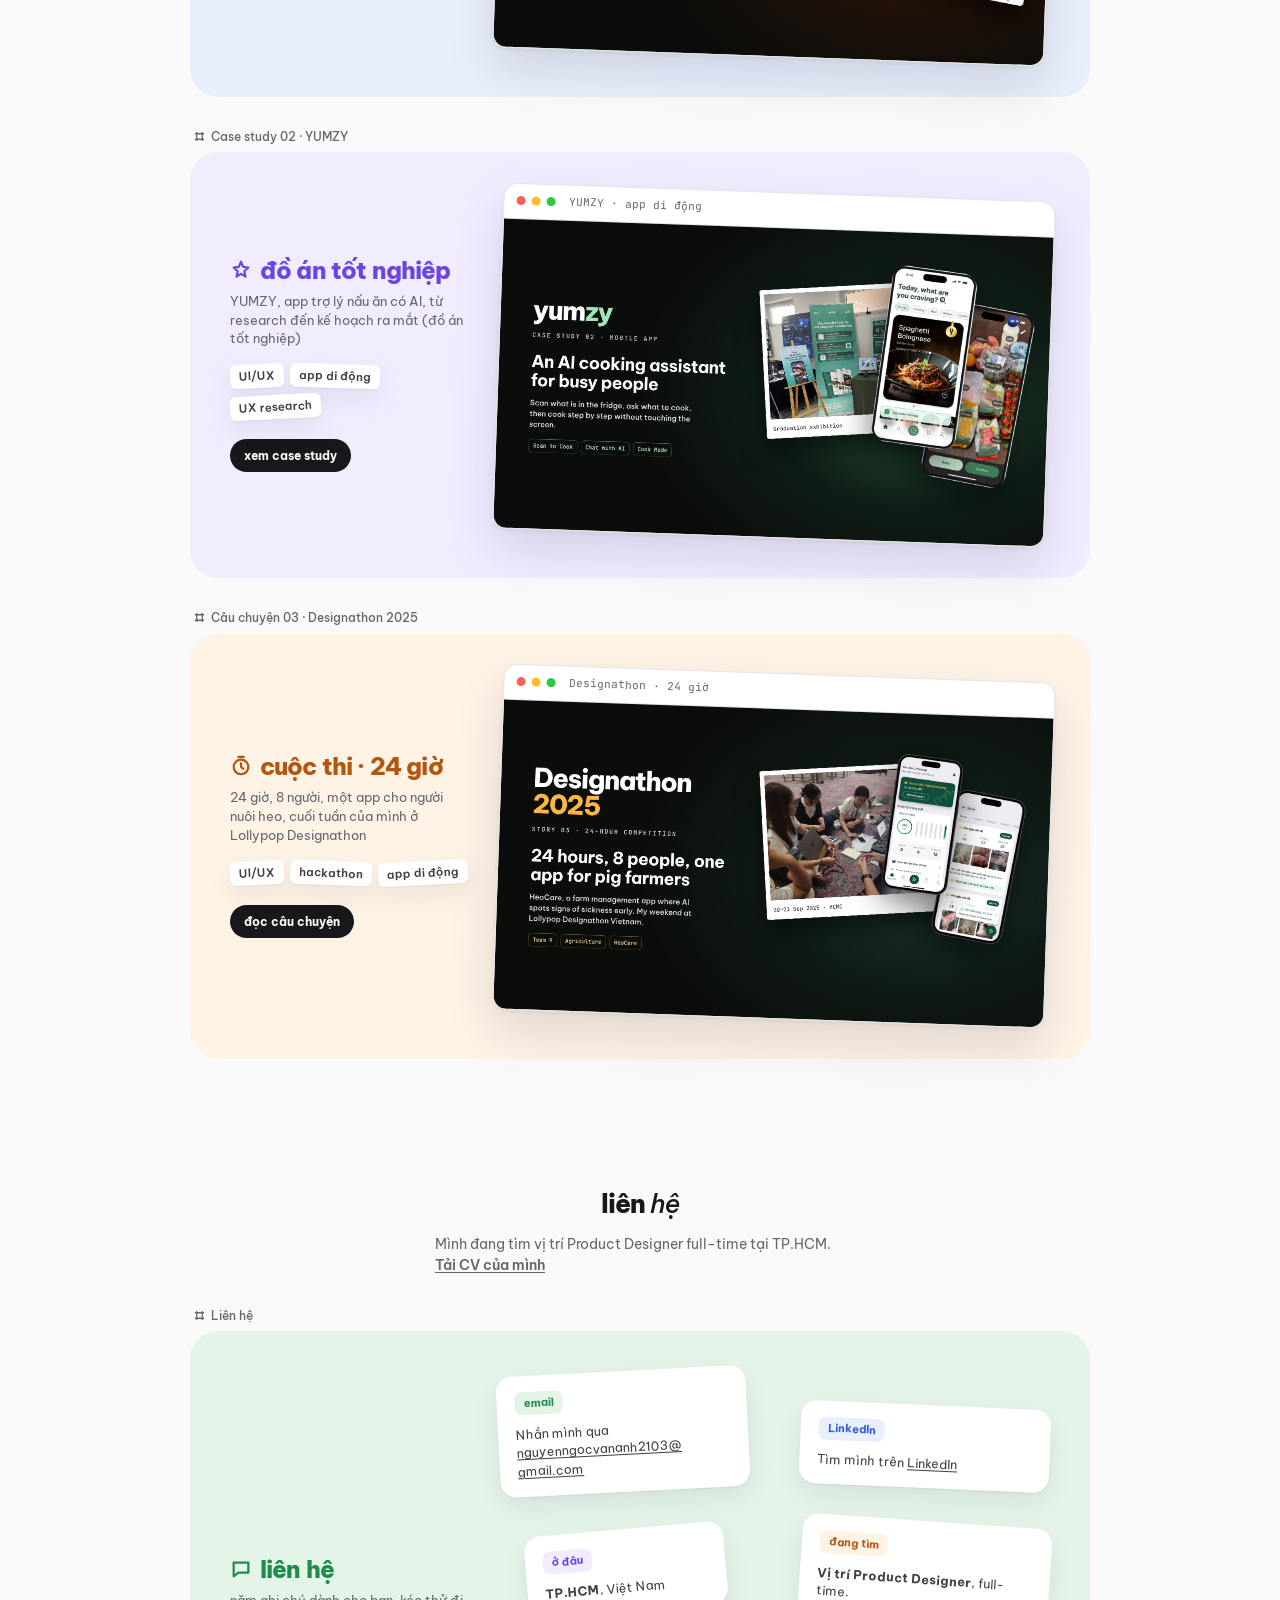
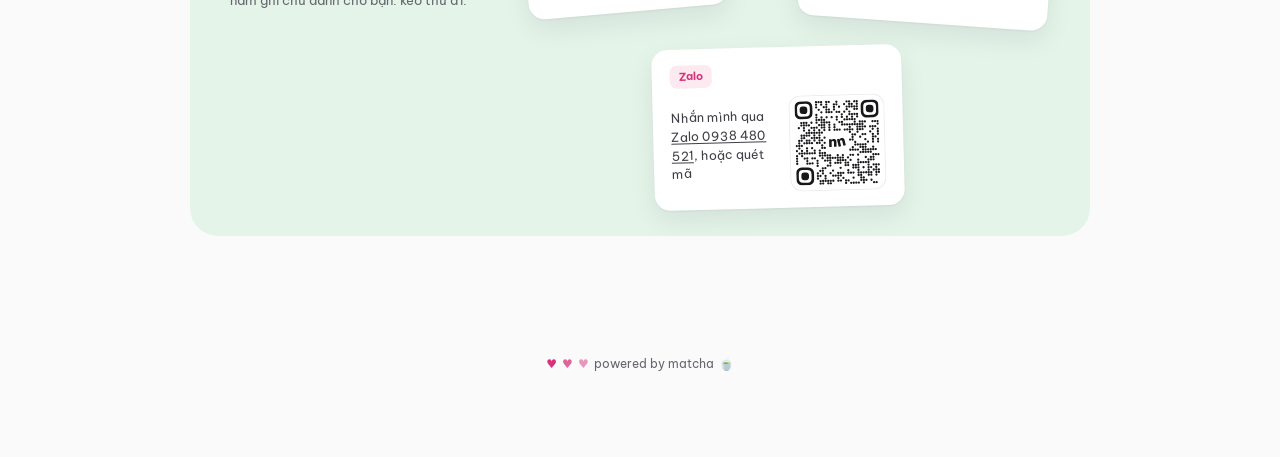
<file: about-vi.html>
<!DOCTYPE html>
<html lang="vi">
<head>
<meta charset="utf-8">
<meta name="viewport" content="width=device-width, initial-scale=1">
<link rel="icon" href="logo/favicon.ico" sizes="any"><link rel="icon" type="image/png" sizes="32x32" href="logo/nn-icon-32.png"><link rel="apple-touch-icon" href="logo/nn-icon-180.png">
<script src="theme.js?v=20261119"></script>
<script src="logo.js?v=20261119" defer></script>
<title>Nguyễn Ngọc Vân Anh · Product Designer Portfolio 2026</title>
<meta name="description" content="Nguyễn Ngọc Vân Anh, Product Designer ở TP.HCM. Case study: flow tạo campaign LinkAdz, app nấu ăn AI YUMZY, Designathon 2025.">
<meta property="og:url" content="https://nnva-portfolio.github.io/about-vi.html">
<link rel="canonical" href="https://nnva-portfolio.github.io/about-vi.html">
<link rel="alternate" hreflang="en" href="https://nnva-portfolio.github.io/">
<link rel="alternate" hreflang="vi" href="https://nnva-portfolio.github.io/about-vi.html">
<link rel="alternate" hreflang="x-default" href="https://nnva-portfolio.github.io/">
<meta property="og:type" content="website">
<meta property="og:title" content="Nguyễn Ngọc Vân Anh · Product Designer Portfolio 2026">
<meta property="og:description" content="Nguyễn Ngọc Vân Anh, Product Designer ở TP.HCM. Case study: flow tạo campaign LinkAdz, app nấu ăn AI YUMZY, Designathon 2025.">
<meta property="og:image" content="https://nnva-portfolio.github.io/og.jpg">
<meta property="og:image:width" content="1200">
<meta property="og:image:height" content="630">
<meta name="twitter:card" content="summary_large_image">
<link rel="preconnect" href="https://fonts.googleapis.com">
<link rel="preconnect" href="https://fonts.gstatic.com" crossorigin>
<link href="https://fonts.googleapis.com/css2?family=Be+Vietnam+Pro:ital,wght@0,400;0,500;0,600;0,700;0,800;1,500;1,600&family=JetBrains+Mono:wght@500&display=swap" rel="stylesheet">
<style>
/* Layout: a FigJam board. Dot canvas + app chrome (file pill, toolbar, cursors, selection box) hold Droplist-style pastel blocks with tilted white sticker cards. Pastel for big areas, saturated colour only for small accents. */
:root{
  --canvas:#fafafa;--dot:#d4d4d4;--ink:#18181b;--ink2:#3f3f46;--mute:#66666f;--line:#e7e7ea;--card:#fff;
  --blue:#e9effc;--pink:#fde9f0;--peach:#fff3e6;--mint:#e4f4e8;--violet:#f1ecff;
  --blue-i:#2f5bdc;--pink-i:#d6337a;--peach-i:#b5560f;--mint-i:#1f8a4c;--violet-i:#6a45e0;
  --cta:#18181b;--cta-ink:#fff;--sel:#0d99ff;
  --shadow:0 1px 2px rgba(0,0,0,.05),0 10px 26px rgba(30,30,60,.08);
  --shadow-lg:0 2px 4px rgba(0,0,0,.05),0 22px 48px rgba(30,30,60,.13);
  --font:'Be Vietnam Pro',system-ui,sans-serif;--mono:'JetBrains Mono',ui-monospace,monospace;
  color-scheme:light;
}
:root[data-theme="dark"]{
  --cta:#f3f3f6;--cta-ink:#18181b;
  --canvas:#17171b;--dot:#34343c;--ink:#f3f3f6;--ink2:#d2d2da;--mute:#a1a1ad;--line:#2f2f37;--card:#232329;
  --blue:#1a2238;--pink:#2c1a24;--peach:#2c2117;--mint:#16271d;--violet:#221c33;
  --blue-i:#9bb3ff;--pink-i:#ff94c4;--peach-i:#ffb47c;--mint-i:#7fdca6;--violet-i:#bca8ff;
  --shadow:0 1px 2px rgba(0,0,0,.4),0 10px 26px rgba(0,0,0,.35);--shadow-lg:0 2px 4px rgba(0,0,0,.4),0 22px 48px rgba(0,0,0,.5);
  color-scheme:dark;
}
*{box-sizing:border-box}
html{scroll-behavior:smooth;scroll-padding-top:70px}
body{margin:0;font-family:var(--font);font-size:14px;line-height:1.6;color:var(--ink);-webkit-font-smoothing:antialiased;overflow-x:hidden;
  background:var(--canvas)}
html::before{content:"";position:fixed;inset:0;z-index:-1;pointer-events:none;background:radial-gradient(var(--dot) 1.2px,transparent 1.4px) 0 0/20px 20px}
a{color:inherit}
img{display:block;max-width:100%}
p{margin:0}
:focus-visible{outline:2px solid var(--sel);outline-offset:3px}
.wrap{width:min(900px,calc(100vw - 32px));margin:0 auto;position:relative}

/* ===== app chrome ===== */
.bar{position:fixed;z-index:50;display:flex;align-items:center;gap:2px;background:var(--card);border-radius:12px;box-shadow:var(--shadow);padding:5px;font-size:12px}
.bar.tl{top:14px;left:14px}.bar.tr{top:14px;right:14px}
.bar .bit{display:flex;align-items:center;gap:7px;padding:5px 9px;border-radius:8px;text-decoration:none;color:var(--ink);font-weight:500;white-space:nowrap}
.bar a.it:hover,.bar a.bit:hover{background:rgba(127,127,140,.12)}
.bar .sep{width:1px;height:20px;background:var(--line);margin:0 3px}
.bar svg{width:15px;height:15px;flex:none}
.lsq{width:18px;height:18px;border-radius:5px;display:grid;place-items:center;background:var(--cta);color:var(--cta-ink);font-weight:800;font-size:11px}
.bar .bit.logo{padding:3px 9px}.bar .bit.logo .nnlogo{height:22px;color:var(--ink)}.bar .bit.logo .nnl{width:auto;height:100%}
/* nn logo: n-jump hover (keyframes from the logo guideline A17; rotate about the n centre 856.7,-296.1 in nnva units) */
.nnlogo{display:inline-block;line-height:0;color:inherit}
.nnl{display:block;height:100%;width:auto;overflow:visible}
.nnl .nj{transform-origin:0 0}
@keyframes nnjump{
 0%{transform:translate(0,0) translate(856.7px,-296.1px) rotate(0) translate(-856.7px,296.1px);animation-timing-function:linear}
 28%{transform:translate(0,0) translate(856.7px,-296.1px) rotate(0) translate(-856.7px,296.1px);animation-timing-function:cubic-bezier(.4,0,.6,1)}
 37.5%{transform:translate(0,14px) translate(856.7px,-296.1px) rotate(5deg) translate(-856.7px,296.1px);animation-timing-function:cubic-bezier(.2,0,.4,1)}
 48.5%{transform:translate(0,-80px) translate(856.7px,-296.1px) rotate(-6deg) translate(-856.7px,296.1px);animation-timing-function:cubic-bezier(.5,0,.9,1)}
 60%{transform:translate(0,8px) translate(856.7px,-296.1px) rotate(2deg) translate(-856.7px,296.1px);animation-timing-function:cubic-bezier(.3,0,.5,1)}
 69%{transform:translate(0,0) translate(856.7px,-296.1px) rotate(0) translate(-856.7px,296.1px);animation-timing-function:linear}
 100%{transform:translate(0,0) translate(856.7px,-296.1px) rotate(0) translate(-856.7px,296.1px)}
}
.nn-hover.nn-play .nj{animation:nnjump 3.2s infinite;animation-delay:-.8s}
@media (prefers-reduced-motion:reduce){.nn-hover.nn-play .nj{animation:none}}

.lang{display:flex}
.lang a{font-family:var(--mono);font-size:10.5px;padding:5px 7px;border-radius:7px;text-decoration:none;color:var(--mute)}
.lang a.on{background:var(--ink);color:var(--canvas)}
.ibtn{border:0;background:none;color:var(--ink);width:28px;height:28px;border-radius:8px;display:grid;place-items:center;cursor:pointer}
.ibtn:hover{background:rgba(127,127,140,.12)}
:root:not([data-theme="dark"]) .sun{display:none}:root[data-theme="dark"] .moon{display:none}
.cta{display:inline-block;background:var(--cta);color:var(--cta-ink) !important;font-weight:700;font-size:12px;padding:7px 14px;border-radius:999px;text-decoration:none;white-space:nowrap;transition:transform .25s cubic-bezier(.2,.9,.3,1.4),box-shadow .25s}
.cta:hover{transform:translateY(-2px) rotate(-2deg);box-shadow:0 10px 22px rgba(0,0,0,.22)}
.cta.ghost{background:var(--card);color:var(--ink) !important;box-shadow:var(--shadow)}
@media(max-width:560px){.bar.tl .f2,.bar.tl .sep{display:none}}

.tools{position:fixed;z-index:50;left:50%;bottom:16px;transform:translateX(-50%);display:flex;align-items:center;gap:2px;background:var(--card);border-radius:14px;box-shadow:var(--shadow-lg);padding:6px}
.tools a.t{position:relative;width:36px;height:36px;border-radius:10px;display:grid;place-items:center;color:var(--ink);text-decoration:none}
.tools a.t:hover{background:rgba(127,127,140,.12)}
.tools a.t.on{background:var(--sel);color:#fff}
.tools a.t svg{width:18px;height:18px}
.tools .sep{width:1px;height:24px;background:var(--line);margin:0 4px}
.tools .cta{margin:0 2px 0 4px}
[data-tip]::after{content:attr(data-tip);position:absolute;bottom:calc(100% + 10px);left:50%;transform:translate(-50%,4px);background:#18181b;color:#fff;font-size:11px;font-weight:500;padding:4px 8px;border-radius:6px;white-space:nowrap;opacity:0;pointer-events:none;transition:.18s;z-index:9}
[data-tip]:hover::after,[data-tip]:focus-visible::after{opacity:1;transform:translate(-50%,0)}

/* ===== canvas objects ===== */
.cur{position:absolute;z-index:6;pointer-events:none;display:flex;align-items:flex-start;animation:drift 10s ease-in-out infinite}
.cur svg{width:17px;height:17px;flex:none;filter:drop-shadow(0 1px 1px rgba(0,0,0,.2))}
.cur b{margin:13px 0 0 -2px;color:#fff;font-size:11.5px;font-weight:600;padding:4px 10px;border-radius:4px 999px 999px 999px;white-space:nowrap;box-shadow:0 2px 6px rgba(0,0,0,.12)}
.cur.d2{animation-delay:-3s;animation-duration:12s}.cur.d3{animation-delay:-6s;animation-duration:11s}.cur.d4{animation-delay:-1.5s;animation-duration:13s}
@keyframes drift{0%,100%{translate:0 0}25%{translate:12px -9px}50%{translate:-7px 7px}75%{translate:9px 11px}}
@media(max-width:1180px){.cur.hs{display:none}}

.selbox{position:relative;display:inline-block;padding:0 12px;outline:1.5px solid var(--sel)}
.selbox>i.h{position:absolute;width:9px;height:9px;background:#fff;border:1.5px solid var(--sel);border-radius:1px}
.h1{left:-5px;top:-5px}.h2{right:-5px;top:-5px}.h3{left:-5px;bottom:-5px}.h4{right:-5px;bottom:-5px}
.selbox .dim{position:absolute;left:50%;top:calc(100% + 8px);transform:translateX(-50%);background:var(--sel);color:#fff;font-family:var(--mono);font-size:10px;font-weight:500;font-style:normal;padding:1px 6px;border-radius:4px;white-space:nowrap;letter-spacing:0;line-height:1.5}

.pick{position:relative}
.pick::before{content:"";position:absolute;inset:0;border:1.5px solid var(--sel);border-radius:inherit;opacity:0;transition:opacity .15s;pointer-events:none;
  background:linear-gradient(#fff,#fff) left -4px top -4px/8px 8px no-repeat,linear-gradient(#fff,#fff) right -4px top -4px/8px 8px no-repeat,linear-gradient(#fff,#fff) left -4px bottom -4px/8px 8px no-repeat,linear-gradient(#fff,#fff) right -4px bottom -4px/8px 8px no-repeat}
.pick:hover::before{opacity:1}

.fr{position:relative;margin-top:30px}
.fr>.fname{display:flex;align-items:center;gap:6px;font-size:12px;color:var(--mute);font-weight:500;margin:0 0 6px 4px}
.fr>.fname svg{width:11px;height:11px}

.block{border-radius:28px;padding:clamp(22px,4vw,40px);position:relative}
.block.blue{background:var(--blue);--i:var(--blue-i)}.block.pink{background:var(--pink);--i:var(--pink-i)}
.block.peach{background:var(--peach);--i:var(--peach-i)}.block.mint{background:var(--mint);--i:var(--mint-i)}.block.violet{background:var(--violet);--i:var(--violet-i)}
.kt{display:flex;align-items:center;gap:8px;font-weight:800;font-size:clamp(20px,2.6vw,24px);letter-spacing:-.035em;line-height:1;color:var(--i)}
.kt svg{width:22px;height:22px;flex:none}
.kd{font-size:12.5px;color:var(--mute);line-height:1.5;max-width:240px;margin:10px 0 0}
.duo{display:grid;grid-template-columns:240px minmax(0,1fr);gap:28px;align-items:center}
@media(max-width:860px){.duo{grid-template-columns:1fr}}

.st{position:relative;background:var(--card);border:3px solid var(--card);border-radius:16px;padding:13px 15px;box-shadow:var(--shadow);font-size:12.5px;line-height:1.5;color:var(--ink2);
  transition:rotate .45s cubic-bezier(.2,.9,.3,1.3),translate .45s cubic-bezier(.2,.9,.3,1.3),box-shadow .3s;background-image:linear-gradient(180deg,rgba(255,255,255,.7),rgba(255,255,255,0) 40%)}
:root[data-theme="dark"] .st{background-image:linear-gradient(180deg,rgba(255,255,255,.05),rgba(255,255,255,0) 40%)}
.st:hover{rotate:0deg !important;translate:0 -5px;box-shadow:var(--shadow-lg);z-index:4}
.r1{rotate:-3deg}.r2{rotate:2.5deg}.r3{rotate:-1.5deg}.r4{rotate:4deg}.r5{rotate:-5deg}
.lbl{display:inline-flex;align-items:center;gap:4px;font-size:11px;font-weight:700;padding:3px 9px;border-radius:7px;margin-bottom:10px}
.lbl.blue{background:var(--blue);color:var(--blue-i)}.lbl.pink{background:var(--pink);color:var(--pink-i)}.lbl.peach{background:var(--peach);color:var(--peach-i)}
.lbl.mint{background:var(--mint);color:var(--mint-i)}.lbl.violet{background:var(--violet);color:var(--violet-i)}
.lbl .chev{font-size:8px;opacity:.7}
.tag{font-weight:700;padding:1px 6px;border-radius:5px;background:var(--pink);color:var(--pink-i)}
.drag{cursor:grab;touch-action:none;user-select:none;-webkit-user-select:none;-webkit-touch-callout:none}
@media(pointer:coarse){.drag{touch-action:pan-y}.drag.lifted{scale:1.03}}
.drag.dragging{cursor:grabbing;transition:none;z-index:8;box-shadow:var(--shadow-lg)}
.scatter{position:relative;min-height:425px}
.scatter .st{position:absolute;width:min(250px,72%)}
@media(max-width:860px){.scatter{min-height:0;display:flex;flex-direction:column;gap:26px;padding:6px 0}.scatter .st{position:relative !important;width:auto !important;left:auto !important;right:auto !important;top:auto !important}.scatter .st.r1{rotate:-1.2deg}.scatter .st.r2{rotate:1deg}.scatter .st.r3{rotate:-.8deg}.scatter .st.r4{rotate:1.2deg}.scatter .st.r5{rotate:-1deg}}

.ck{list-style:none;margin:0;padding:0}
.ck li{display:flex;align-items:center;gap:9px;padding:3px 0;font-size:12.5px;color:var(--ink)}
.ck li::before{content:"";flex:none;width:13px;height:13px;border:1.5px solid #c9c9d2;border-radius:4px;background:var(--card)}
.ck li.done::before{border-color:var(--blue-i);background:var(--blue-i) url("data:image/svg+xml,%3Csvg xmlns='http://www.w3.org/2000/svg' viewBox='0 0 12 12'%3E%3Cpath d='M2.5 6.2l2.3 2.3 4.7-5' fill='none' stroke='white' stroke-width='1.8' stroke-linecap='round' stroke-linejoin='round'/%3E%3C/svg%3E") center/10px no-repeat}

/* placeholder still to be filled in */
.todo{background:#fff1b8;color:#6b5300;border-radius:4px;padding:0 5px;font-size:11.5px;white-space:nowrap}
:root[data-theme="dark"] .todo{background:#3a3210;color:#efd48a}

/* ===== hero ===== */
.hero{position:relative;text-align:center;padding:118px 0 0}
.who{display:inline-flex;align-items:center;gap:9px;background:var(--card);box-shadow:var(--shadow);border-radius:999px;padding:5px 14px 5px 5px;font-size:12.5px;color:var(--mute);rotate:-2deg;margin-bottom:26px}
.who i{width:26px;height:26px;border-radius:50%;background:radial-gradient(circle at 30% 30%,#ff8ccf,#6f9bff 55%,#2fdc9c)}
.who b{color:var(--ink);font-weight:700}
.hero h1{margin:0;font-size:clamp(30px,5.4vw,54px);font-weight:800;letter-spacing:-.045em;line-height:1.12;text-wrap:balance}
.it{font-style:italic;font-weight:500;letter-spacing:-.03em}
.sub{color:var(--mute);font-size:13.5px;line-height:1.55;max-width:410px;margin:34px auto 0}
section .sub{margin-top:14px}
.btns{display:flex;gap:8px;justify-content:center;flex-wrap:wrap;margin-top:22px}

/* about card (the "product demo" of the page) */
.app{position:relative;margin-top:70px;background:var(--card);border-radius:28px;box-shadow:var(--shadow-lg);padding:clamp(20px,5vw,48px);text-align:left}
.apphead{display:flex;justify-content:space-between;align-items:flex-start;gap:14px;flex-wrap:wrap}
.apphead h2{margin:0;text-align:left;font-size:17px;font-weight:800;letter-spacing:-.03em;line-height:1.3;color:var(--mute)}
.apphead h2 b{color:var(--ink)}
.board{display:grid;grid-template-columns:1.25fr 1fr;gap:14px;margin-top:24px}
.side{display:flex;flex-direction:column;gap:12px}
.w{background:var(--card);border:1px solid var(--line);border-radius:16px;padding:14px 16px;font-size:13px;color:var(--ink2)}
.w p+p{margin-top:10px}
.w.row{display:flex;justify-content:space-between;align-items:center;gap:10px;padding:10px 14px}
.w.row .lbl{margin:0}
.w.row b{display:block;color:var(--ink);font-weight:700;font-size:12.5px}
.w.row small{color:var(--mute);font-size:11.5px}
.w.row .when{font-family:var(--mono);font-size:11px;color:var(--mute);white-space:nowrap}
@media(max-width:860px){.board{grid-template-columns:1fr}}

/* ===== sections ===== */
section{padding-top:130px}
h2{margin:0;text-align:center;font-size:clamp(21px,2.9vw,26px);font-weight:800;letter-spacing:-.035em;line-height:1.18}

.frame{display:block;background:var(--card);border-radius:14px;box-shadow:var(--shadow-lg);overflow:hidden;border:1px solid var(--line);text-decoration:none;transition:rotate .45s cubic-bezier(.2,.9,.3,1.3),translate .45s}
.frame .chrome{display:flex;align-items:center;gap:6px;padding:8px 12px;border-bottom:1px solid var(--line)}
.frame .chrome i{width:9px;height:9px;border-radius:50%;background:#ff5f57}.frame .chrome i:nth-child(2){background:#febc2e}.frame .chrome i:nth-child(3){background:#28c840}
.frame .chrome span{margin-left:8px;font-size:11px;color:var(--mute);font-family:var(--mono)}
.frame img{width:100%;aspect-ratio:16/9;object-fit:cover;object-position:center}
.frame.tilt{rotate:2deg}.frame.tilt:hover{rotate:0deg;translate:0 -5px}
.chips{display:flex;flex-wrap:wrap;gap:6px;margin-top:16px}
.chip{font-size:11.5px;font-weight:600;padding:3px 9px;border-radius:6px;background:var(--card);color:var(--ink2);box-shadow:var(--shadow)}
.chip:nth-child(odd){rotate:-3deg}.chip:nth-child(even){rotate:2deg}
.block .cta{margin-top:20px}
.soon{display:grid;place-items:center;min-height:170px;border:1.5px dashed color-mix(in srgb,var(--i) 45%,transparent);border-radius:16px;position:relative}
.soon .st{font-weight:700;color:var(--i);font-size:13px}

/* footer wordmark */
.bigmark{margin-top:120px;height:clamp(128px,25vw,262px);overflow:hidden;text-align:center;font-weight:800;font-size:clamp(100px,21vw,220px);letter-spacing:-.07em;line-height:1;user-select:none;white-space:nowrap}
.bigmark i{display:inline-block;font-style:normal;transition:transform .5s cubic-bezier(.2,.9,.3,1.4);-webkit-text-stroke:6px currentColor;paint-order:stroke fill}
.bigmark i:nth-child(1){color:#ffb07c;transform:rotate(-8deg) translateY(18px)}
.bigmark i:nth-child(2){color:#8fdcae;transform:rotate(6deg) translateY(4px)}
.bigmark i:nth-child(3){color:#f9a8cc;transform:rotate(-4deg) translateY(26px)}
.bigmark i:nth-child(4){color:#9fb4ff;transform:rotate(9deg) translateY(10px)}
.bigmark i:nth-child(5){color:#c3b0ff;transform:rotate(-6deg) translateY(24px)}
.bigmark:hover i{transform:rotate(0) translateY(6px)}
footer{margin-top:100px;text-align:center;color:var(--mute);font-size:12px;padding:18px 0 84px}
.made{display:inline-flex;align-items:center;gap:5px}
.hrt{display:inline-block;color:var(--pink-i);animation:hrt 2.2s ease-in-out infinite}
.hrt:nth-child(2){animation-delay:.25s;opacity:.75}.hrt:nth-child(3){animation-delay:.5s;opacity:.5}
@keyframes hrt{0%,55%,100%{transform:scale(1)}25%{transform:scale(1.3)}}
@media(prefers-reduced-motion:reduce){*{animation:none !important;transition:none !important}html{scroll-behavior:auto}}
</style>
</head>
<body>

<div class="bar tl">
  <a class="bit logo nn-hover" href="#top" aria-label="Nguyễn Ngọc Vân Anh"><span class="nnlogo" data-v="nnva"></span></a>
  <span class="sep"></span>
  <span class="bit f2"><svg viewBox="0 0 16 16" fill="none" stroke="currentColor" stroke-width="1.4"><rect x="3" y="2" width="10" height="12" rx="2"/><path d="M6 6h4M6 9h4"/></svg>product portfolio · 2026</span>
</div>
<div class="bar tr">
  <span class="lang"><a href='index.html'>EN</a><a class='on' aria-current='true'>VN</a></span>
  <button class="ibtn" id="theme" type="button" aria-label="Đổi chế độ sáng và tối"><svg class="moon" viewBox="0 0 24 24" fill="none" stroke="currentColor" stroke-width="2" stroke-linecap="round"><path d="M20 14.5A8 8 0 0 1 9.5 4a8 8 0 1 0 10.5 10.5z"/></svg><svg class="sun" viewBox="0 0 24 24" fill="none" stroke="currentColor" stroke-width="2" stroke-linecap="round"><circle cx="12" cy="12" r="4"/><path d="M12 2v2M12 20v2M4.9 4.9l1.4 1.4M17.7 17.7l1.4 1.4M2 12h2M20 12h2M4.9 19.1l1.4-1.4M17.7 6.3l1.4-1.4"/></svg></button>
  <a class="cta" href="#connect">liên hệ</a>
</div>

<nav class="tools" aria-label="Trong trang này" id="tools">
  <a class="t" href="#top" data-tip="Đầu trang" aria-label="Đầu trang"><svg viewBox="0 0 24 24" fill="currentColor"><path d="M5 3l14 8-6 1.5L10 19z"/></svg></a>
  <a class="t" href="#about" data-tip="Giới thiệu" aria-label="Giới thiệu"><svg viewBox="0 0 24 24" fill="none" stroke="currentColor" stroke-width="1.8"><path d="M4 4h16v11l-5 5H4z"/><path d="M15 20v-5h5"/></svg></a>
  <a class="t" href="#work" data-tip="Dự án" aria-label="Dự án"><svg viewBox="0 0 24 24" fill="none" stroke="currentColor" stroke-width="1.8"><path d="M7 3v18M17 3v18M3 7h18M3 17h18"/></svg></a>
  <a class="t" href="#connect" data-tip="Liên hệ" aria-label="Liên hệ"><svg viewBox="0 0 24 24" fill="none" stroke="currentColor" stroke-width="1.8"><path d="M4 5h16v11H9l-5 4z"/></svg></a>
  <span class="sep"></span>
  <a class="cta" href="#work">xem dự án</a>
</nav>

<div class="wrap" id="top">
  <header class="hero">
    <div class="cur hs" style="left:1%;top:335px" aria-hidden="true"><svg viewBox="0 0 18 18"><path d="M2 2l13 6-6 1.5L6.5 16z" fill="#0d99ff" stroke="#fff" stroke-width="1.2"/></svg><b style="background:#0d99ff">UX Research</b></div><div class="cur d3 hs" style="left:2%;top:92px" aria-hidden="true"><svg viewBox="0 0 18 18"><path d="M2 2l13 6-6 1.5L6.5 16z" fill="#f24e1e" stroke="#fff" stroke-width="1.2"/></svg><b style="background:#f24e1e">QA Testing</b></div><div class="cur d2 hs" style="right:-3%;top:150px" aria-hidden="true"><svg viewBox="0 0 18 18"><path d="M2 2l13 6-6 1.5L6.5 16z" fill="#14ae5c" stroke="#fff" stroke-width="1.2"/></svg><b style="background:#14ae5c">UI Design</b></div><div class="cur d3 hs" style="left:-3%;top:455px" aria-hidden="true"><svg viewBox="0 0 18 18"><path d="M2 2l13 6-6 1.5L6.5 16z" fill="#ffc21a" stroke="#fff" stroke-width="1.2"/></svg><b style="background:#e0a400">Design System</b></div><div class="cur d4 hs" style="right:-1%;top:400px" aria-hidden="true"><svg viewBox="0 0 18 18"><path d="M2 2l13 6-6 1.5L6.5 16z" fill="#ff24bd" stroke="#fff" stroke-width="1.2"/></svg><b style="background:#ff24bd">Prototyping</b></div>
    <div class="who"><i></i><span><b>Nguyễn Ngọc Vân Anh</b> · TP.HCM</span></div>
    <h1>Product Designer cho <span class="selbox"><i class="h h1"></i><i class="h h2"></i><i class="h h3"></i><i class="h h4"></i><span class="it">B2B SaaS &amp; workflow phức tạp</span><span class="dim" aria-hidden="true">Hug × Hug</span></span></h1>
    <p class="sub">Mình đơn giản hóa các quy trình phức tạp trong sản phẩm thành trải nghiệm rõ ràng, có khả năng mở rộng, thông qua thiết kế UX, prototype và phối hợp chặt chẽ với đội ngũ kỹ thuật. Hiện mình làm ở HWAVE, thiết kế LinkAdz, công cụ chạy quảng cáo đa kênh.</p>
    <div class="btns"><a class="cta" href="#work">xem dự án</a><a class="cta ghost" href="NguyenNgocVanAnh_ProductDesigner_CV_2026.pdf" download="NguyenNgocVanAnh_ProductDesigner_CV_2026.pdf">tải CV</a></div>

    <div class="app" id="about">
      <div class="cur hs" style="right:30%;top:-16px;animation-duration:7s" aria-hidden="true"><svg viewBox="0 0 18 18"><path d="M2 2l13 6-6 1.5L6.5 16z" fill="#9747ff" stroke="#fff" stroke-width="1.2"/></svg><b style="background:#9747ff">Vân Anh</b></div>
      <div class="apphead">
        <h2>Giới thiệu · <b>Nguyễn Ngọc Vân Anh</b><br>Product Designer</h2>
      </div>
      <div class="board">
        <div class="w"><span class="lbl pink">ghi chú</span>
          <p>Mình là Product Designer. Mình giải các bài toán sản phẩm và workflow phức tạp bằng system thinking và thiết kế lấy người dùng làm trung tâm, làm việc sát với developer và stakeholder. Mình đã thiết kế nền tảng SaaS và marketing từ đầu đến cuối trong môi trường startup.</p><p>Mình cũng làm manual QA testing. Điều này giúp mình thiết kế tốt hơn: mình thấy edge case sớm và thiết kế đủ mọi state.</p><p>Mình thích biến <span class="tag">nhiều rule</span> và edge case thành từng bước rõ ràng.</p></div>
        <div class="side">
          <div class="w"><span class="lbl blue">lĩnh vực chuyên môn</span>
            <ul class="ck"><li class="done">UI &amp; UX</li><li class="done">Variables &amp; components</li><li class="done">Manual QA · phụ</li></ul></div>
          <div class="w row"><div><b>Product Designer</b><small>HWAVE</small></div><span class="when">9/2025 → nay</span></div>
          <div class="w row"><div><b>UI Design Intern</b><small>FPT Online</small></div><span class="when">1/2024 – 4/2024</span></div>
        </div>
      </div>
    </div>
  </header>

  <section id="work">
    <h2>dự án <span class="it">nổi bật</span></h2>
    <p class="sub">hai case study và một câu chuyện cuộc thi</p>

    <div class="fr"><p class="fname"><svg viewBox="0 0 12 12" fill="none" stroke="currentColor" stroke-width="1.4"><path d="M3 1v10M9 1v10M1 3h10M1 9h10"/></svg>Case study 01 · LinkAdz</p>
      <div class="block blue duo">
        <div>
          <div class="kt"><svg viewBox="0 0 24 24" fill="none" stroke="currentColor" stroke-width="2.4" stroke-linecap="round"><path d="M4 6h12M4 12h9M4 18h7"/><path d="M15 17l2.5 2.5L22 14"/></svg>LinkAdz</div>
          <p class="kd">flow tạo campaign, thiết kế lại từ 4 bước thành 6. Đã ra mắt 28/10/2026, đang đo hiệu quả</p>
          <div class="chips"><span class="chip">UI/UX</span><span class="chip">SaaS · B2B</span></div>
          <a class="cta" href="linkadz-vi.html">xem case study</a>
        </div>
        <a class="frame tilt pick" href="linkadz-vi.html"><div class="chrome"><i></i><i></i><i></i><span>LinkAdz · 6 steps</span></div><img src="cover/linkadz.jpg" alt="Ảnh bìa LinkAdz: flow tạo campaign 6 bước"></a>
      </div>
    </div>

    <div class="fr"><p class="fname"><svg viewBox="0 0 12 12" fill="none" stroke="currentColor" stroke-width="1.4"><path d="M3 1v10M9 1v10M1 3h10M1 9h10"/></svg>Case study 02 · YUMZY</p>
      <div class="block violet duo">
        <div>
          <div class="kt"><svg viewBox="0 0 24 24" fill="none" stroke="currentColor" stroke-width="2.4" stroke-linejoin="round"><path d="M12 3l2.4 5.6L20 9.3l-4.4 4 1.3 6-4.9-3.1-4.9 3.1 1.3-6L4 9.3l5.6-.7z"/></svg>đồ án tốt nghiệp</div>
          <p class="kd">YUMZY, app trợ lý nấu ăn có AI, từ research đến kế hoạch ra mắt (đồ án tốt nghiệp)</p>
          <div class="chips"><span class="chip">UI/UX</span><span class="chip">app di động</span><span class="chip">UX research</span></div>
          <a class="cta" href="yumzy-vi.html">xem case study</a>
        </div>
        <a class="frame tilt pick" href="yumzy-vi.html"><div class="chrome"><i></i><i></i><i></i><span>YUMZY · app di động</span></div><img src="cover/yumzy.jpg" alt="App YUMZY, nhận diện và tính năng"></a>
      </div>
    </div>

    <div class="fr"><p class="fname"><svg viewBox="0 0 12 12" fill="none" stroke="currentColor" stroke-width="1.4"><path d="M3 1v10M9 1v10M1 3h10M1 9h10"/></svg>Câu chuyện 03 · Designathon 2025</p>
      <div class="block peach duo">
        <div>
          <div class="kt"><svg viewBox="0 0 24 24" fill="none" stroke="currentColor" stroke-width="2.4" stroke-linecap="round" stroke-linejoin="round"><circle cx="12" cy="13" r="8"/><path d="M12 9v4l2.5 2M9 2h6"/></svg>cuộc thi · 24 giờ</div>
          <p class="kd">24 giờ, 8 người, một app cho người nuôi heo, cuối tuần của mình ở Lollypop Designathon</p>
          <div class="chips"><span class="chip">UI/UX</span><span class="chip">hackathon</span><span class="chip">app di động</span></div>
          <a class="cta" href="designathon-vi.html">đọc câu chuyện</a>
        </div>
        <a class="frame tilt pick" href="designathon-vi.html"><div class="chrome"><i></i><i></i><i></i><span>Designathon · 24 giờ</span></div><img src="cover/designathon.jpg" alt="Ảnh bìa Designathon 2025: team ngồi phác thảo và app HeoCare"></a>
      </div>
    </div>
  </section>

  <section id="connect">
    <h2>liên <span class="it">hệ</span></h2>
    <p class="sub">Mình đang tìm vị trí Product Designer full-time tại TP.HCM. <a href="NguyenNgocVanAnh_ProductDesigner_CV_2026.pdf" download="NguyenNgocVanAnh_ProductDesigner_CV_2026.pdf" style="color:inherit;font-weight:600;text-decoration:underline;text-underline-offset:2px">Tải CV của mình</a></p>
    <div class="fr"><p class="fname"><svg viewBox="0 0 12 12" fill="none" stroke="currentColor" stroke-width="1.4"><path d="M3 1v10M9 1v10M1 3h10M1 9h10"/></svg>Liên hệ</p>
      <div class="block mint duo">
        <div>
          <div class="kt"><svg viewBox="0 0 24 24" fill="none" stroke="currentColor" stroke-width="2.4" stroke-linejoin="round"><path d="M4 5h16v11H9l-5 4z"/></svg>liên hệ</div>
          <p class="kd">năm ghi chú dành cho bạn. kéo thử đi.</p>
        </div>
        <div class="scatter">
          <div class="st r1 drag pick" style="left:0;top:0"><span class="lbl mint">email</span><p>Nhắn mình qua <a href="mailto:nguyenngocvananh2103@gmail.com" style="color:inherit;text-decoration:underline;text-underline-offset:2px;overflow-wrap:anywhere">nguyenngocvananh2103@<wbr>gmail.com</a></p></div>
          <div class="st r2 drag pick" style="right:0;top:34px"><span class="lbl blue">LinkedIn</span><p>Tìm mình trên <a href="https://www.linkedin.com/in/v%C3%A2n-anh-nguy%E1%BB%85n-182910249/" target="_blank" rel="noopener" style="color:inherit;text-decoration:underline;text-underline-offset:2px;overflow-wrap:anywhere">LinkedIn</a></p></div>
          <div class="st r4 drag pick" style="right:0;top:150px"><span class="lbl peach">đang tìm</span><p><b>Vị trí Product Designer</b>, full-time.</p></div>
          <div class="st r5 drag pick" style="left:5%;top:158px;width:min(200px,60%)"><span class="lbl violet">ở đâu</span><p><b>TP.HCM</b>, Việt Nam</p></div>
          <div class="st r3 drag pick" style="left:28%;top:276px"><span class="lbl pink">Zalo</span><div style="display:flex;align-items:center;gap:12px"><p style="margin:0">Nhắn mình qua <a href="https://zalo.me/0938480521" target="_blank" rel="noopener" style="color:inherit;text-decoration:underline;text-underline-offset:2px;overflow-wrap:anywhere">Zalo 0938 480 521</a>, hoặc quét mã</p><a href="https://zalo.me/0938480521" target="_blank" rel="noopener" aria-label="Zalo QR" style="flex:none;display:block;width:96px;height:96px;padding:6px;background:#fff;border-radius:12px;box-shadow:inset 0 0 0 1px rgba(0,0,0,.08)"><svg viewBox="0 0 33 33" width="100%" height="100%" role="img" aria-label="Zalo QR code"><g fill="#18181b"><path d="M8.5 0.5h0M9.5 0.5h0M10.5 0.5h0M12.5 0.5h0M13.5 0.5h0M16.5 0.5h0M20.5 0.5h0M21.5 0.5h0M23.5 0.5h0M24.5 0.5h0M8.5 1.5h0M10.5 1.5h0M12.5 1.5h0M15.5 1.5h0M16.5 1.5h0M19.5 1.5h0M21.5 1.5h0M22.5 1.5h0M24.5 1.5h0M8.5 2.5h0M11.5 2.5h0M12.5 2.5h0M15.5 2.5h0M17.5 2.5h0M20.5 2.5h0M21.5 2.5h0M22.5 2.5h0M23.5 2.5h0M24.5 2.5h0M9.5 3.5h0M12.5 3.5h0M13.5 3.5h0M15.5 3.5h0M20.5 3.5h0M23.5 3.5h0M24.5 3.5h0M10.5 4.5h0M12.5 4.5h0M13.5 4.5h0M14.5 4.5h0M16.5 4.5h0M17.5 4.5h0M19.5 4.5h0M21.5 4.5h0M8.5 5.5h0M18.5 5.5h0M21.5 5.5h0M22.5 5.5h0M23.5 5.5h0M24.5 5.5h0M8.5 6.5h0M10.5 6.5h0M12.5 6.5h0M14.5 6.5h0M16.5 6.5h0M18.5 6.5h0M20.5 6.5h0M22.5 6.5h0M24.5 6.5h0M8.5 7.5h0M9.5 7.5h0M10.5 7.5h0M11.5 7.5h0M16.5 7.5h0M19.5 7.5h0M20.5 7.5h0M21.5 7.5h0M22.5 7.5h0M23.5 7.5h0M2.5 8.5h0M3.5 8.5h0M4.5 8.5h0M6.5 8.5h0M8.5 8.5h0M10.5 8.5h0M11.5 8.5h0M12.5 8.5h0M13.5 8.5h0M17.5 8.5h0M18.5 8.5h0M23.5 8.5h0M25.5 8.5h0M26.5 8.5h0M27.5 8.5h0M30.5 8.5h0M31.5 8.5h0M32.5 8.5h0M2.5 9.5h0M3.5 9.5h0M4.5 9.5h0M5.5 9.5h0M9.5 9.5h0M10.5 9.5h0M11.5 9.5h0M13.5 9.5h0M15.5 9.5h0M18.5 9.5h0M19.5 9.5h0M20.5 9.5h0M21.5 9.5h0M22.5 9.5h0M23.5 9.5h0M24.5 9.5h0M25.5 9.5h0M26.5 9.5h0M32.5 9.5h0M1.5 10.5h0M3.5 10.5h0M6.5 10.5h0M7.5 10.5h0M8.5 10.5h0M10.5 10.5h0M11.5 10.5h0M13.5 10.5h0M15.5 10.5h0M21.5 10.5h0M24.5 10.5h0M25.5 10.5h0M26.5 10.5h0M27.5 10.5h0M29.5 10.5h0M30.5 10.5h0M31.5 10.5h0M3.5 11.5h0M5.5 11.5h0M7.5 11.5h0M9.5 11.5h0M11.5 11.5h0M13.5 11.5h0M15.5 11.5h0M16.5 11.5h0M17.5 11.5h0M19.5 11.5h0M20.5 11.5h0M21.5 11.5h0M22.5 11.5h0M24.5 11.5h0M25.5 11.5h0M26.5 11.5h0M30.5 11.5h0M32.5 11.5h0M4.5 12.5h0M5.5 12.5h0M6.5 12.5h0M7.5 12.5h0M8.5 12.5h0M9.5 12.5h0M10.5 12.5h0M21.5 12.5h0M24.5 12.5h0M29.5 12.5h0M32.5 12.5h0M2.5 13.5h0M3.5 13.5h0M4.5 13.5h0M5.5 13.5h0M7.5 13.5h0M9.5 13.5h0M22.5 13.5h0M23.5 13.5h0M26.5 13.5h0M27.5 13.5h0M30.5 13.5h0M32.5 13.5h0M2.5 14.5h0M3.5 14.5h0M6.5 14.5h0M7.5 14.5h0M8.5 14.5h0M9.5 14.5h0M11.5 14.5h0M22.5 14.5h0M25.5 14.5h0M30.5 14.5h0M31.5 14.5h0M1.5 15.5h0M2.5 15.5h0M4.5 15.5h0M5.5 15.5h0M7.5 15.5h0M9.5 15.5h0M10.5 15.5h0M21.5 15.5h0M22.5 15.5h0M27.5 15.5h0M30.5 15.5h0M32.5 15.5h0M1.5 16.5h0M3.5 16.5h0M4.5 16.5h0M5.5 16.5h0M6.5 16.5h0M8.5 16.5h0M9.5 16.5h0M11.5 16.5h0M23.5 16.5h0M28.5 16.5h0M30.5 16.5h0M32.5 16.5h0M0.5 17.5h0M1.5 17.5h0M2.5 17.5h0M10.5 17.5h0M23.5 17.5h0M24.5 17.5h0M25.5 17.5h0M26.5 17.5h0M27.5 17.5h0M1.5 18.5h0M4.5 18.5h0M6.5 18.5h0M10.5 18.5h0M11.5 18.5h0M22.5 18.5h0M25.5 18.5h0M26.5 18.5h0M27.5 18.5h0M30.5 18.5h0M0.5 19.5h0M2.5 19.5h0M4.5 19.5h0M7.5 19.5h0M9.5 19.5h0M21.5 19.5h0M22.5 19.5h0M23.5 19.5h0M24.5 19.5h0M26.5 19.5h0M27.5 19.5h0M28.5 19.5h0M29.5 19.5h0M30.5 19.5h0M31.5 19.5h0M1.5 20.5h0M2.5 20.5h0M3.5 20.5h0M4.5 20.5h0M5.5 20.5h0M6.5 20.5h0M7.5 20.5h0M9.5 20.5h0M10.5 20.5h0M11.5 20.5h0M25.5 20.5h0M26.5 20.5h0M27.5 20.5h0M28.5 20.5h0M29.5 20.5h0M0.5 21.5h0M2.5 21.5h0M9.5 21.5h0M10.5 21.5h0M11.5 21.5h0M12.5 21.5h0M13.5 21.5h0M16.5 21.5h0M18.5 21.5h0M21.5 21.5h0M22.5 21.5h0M24.5 21.5h0M30.5 21.5h0M31.5 21.5h0M32.5 21.5h0M0.5 22.5h0M3.5 22.5h0M4.5 22.5h0M6.5 22.5h0M7.5 22.5h0M10.5 22.5h0M12.5 22.5h0M13.5 22.5h0M14.5 22.5h0M15.5 22.5h0M16.5 22.5h0M17.5 22.5h0M18.5 22.5h0M20.5 22.5h0M27.5 22.5h0M29.5 22.5h0M30.5 22.5h0M0.5 23.5h0M4.5 23.5h0M8.5 23.5h0M11.5 23.5h0M12.5 23.5h0M13.5 23.5h0M16.5 23.5h0M17.5 23.5h0M18.5 23.5h0M19.5 23.5h0M21.5 23.5h0M24.5 23.5h0M28.5 23.5h0M29.5 23.5h0M30.5 23.5h0M0.5 24.5h0M4.5 24.5h0M5.5 24.5h0M6.5 24.5h0M8.5 24.5h0M13.5 24.5h0M15.5 24.5h0M16.5 24.5h0M17.5 24.5h0M19.5 24.5h0M20.5 24.5h0M24.5 24.5h0M25.5 24.5h0M26.5 24.5h0M27.5 24.5h0M28.5 24.5h0M8.5 25.5h0M12.5 25.5h0M13.5 25.5h0M19.5 25.5h0M20.5 25.5h0M22.5 25.5h0M23.5 25.5h0M24.5 25.5h0M28.5 25.5h0M30.5 25.5h0M31.5 25.5h0M32.5 25.5h0M10.5 26.5h0M11.5 26.5h0M17.5 26.5h0M22.5 26.5h0M23.5 26.5h0M24.5 26.5h0M26.5 26.5h0M28.5 26.5h0M29.5 26.5h0M31.5 26.5h0M9.5 27.5h0M10.5 27.5h0M14.5 27.5h0M20.5 27.5h0M24.5 27.5h0M28.5 27.5h0M30.5 27.5h0M31.5 27.5h0M32.5 27.5h0M8.5 28.5h0M10.5 28.5h0M13.5 28.5h0M16.5 28.5h0M17.5 28.5h0M18.5 28.5h0M20.5 28.5h0M21.5 28.5h0M22.5 28.5h0M24.5 28.5h0M25.5 28.5h0M26.5 28.5h0M27.5 28.5h0M28.5 28.5h0M29.5 28.5h0M31.5 28.5h0M32.5 28.5h0M8.5 29.5h0M9.5 29.5h0M11.5 29.5h0M14.5 29.5h0M15.5 29.5h0M16.5 29.5h0M17.5 29.5h0M24.5 29.5h0M25.5 29.5h0M28.5 29.5h0M29.5 29.5h0M31.5 29.5h0M8.5 30.5h0M11.5 30.5h0M16.5 30.5h0M18.5 30.5h0M22.5 30.5h0M25.5 30.5h0M26.5 30.5h0M9.5 31.5h0M10.5 31.5h0M11.5 31.5h0M12.5 31.5h0M13.5 31.5h0M14.5 31.5h0M16.5 31.5h0M17.5 31.5h0M19.5 31.5h0M20.5 31.5h0M25.5 31.5h0M26.5 31.5h0M27.5 31.5h0M29.5 31.5h0M9.5 32.5h0M10.5 32.5h0M12.5 32.5h0M13.5 32.5h0M19.5 32.5h0M21.5 32.5h0M22.5 32.5h0M23.5 32.5h0M24.5 32.5h0M26.5 32.5h0M30.5 32.5h0M31.5 32.5h0" stroke="#18181b" stroke-width=".9" stroke-linecap="round" fill="none"/><path fill-rule="evenodd" d="M2.2 0h2.6a2.2 2.2 0 0 1 2.2 2.2v2.6a2.2 2.2 0 0 1 -2.2 2.2h-2.6a2.2 2.2 0 0 1 -2.2 -2.2v-2.6a2.2 2.2 0 0 1 2.2 -2.2zM2.6 1h1.8a1.6 1.6 0 0 1 1.6 1.6v1.8a1.6 1.6 0 0 1 -1.6 1.6h-1.8a1.6 1.6 0 0 1 -1.6 -1.6v-1.8a1.6 1.6 0 0 1 1.6 -1.6z"/><rect x="2" y="2" width="3" height="3" rx="1.2"/><path fill-rule="evenodd" d="M28.2 0h2.6a2.2 2.2 0 0 1 2.2 2.2v2.6a2.2 2.2 0 0 1 -2.2 2.2h-2.6a2.2 2.2 0 0 1 -2.2 -2.2v-2.6a2.2 2.2 0 0 1 2.2 -2.2zM28.6 1h1.8a1.6 1.6 0 0 1 1.6 1.6v1.8a1.6 1.6 0 0 1 -1.6 1.6h-1.8a1.6 1.6 0 0 1 -1.6 -1.6v-1.8a1.6 1.6 0 0 1 1.6 -1.6z"/><rect x="28" y="2" width="3" height="3" rx="1.2"/><path fill-rule="evenodd" d="M2.2 26h2.6a2.2 2.2 0 0 1 2.2 2.2v2.6a2.2 2.2 0 0 1 -2.2 2.2h-2.6a2.2 2.2 0 0 1 -2.2 -2.2v-2.6a2.2 2.2 0 0 1 2.2 -2.2zM2.6 27h1.8a1.6 1.6 0 0 1 1.6 1.6v1.8a1.6 1.6 0 0 1 -1.6 1.6h-1.8a1.6 1.6 0 0 1 -1.6 -1.6v-1.8a1.6 1.6 0 0 1 1.6 -1.6z"/><rect x="2" y="28" width="3" height="3" rx="1.2"/></g><rect x="12.00" y="12.00" width="9" height="9" rx="2.6" fill="#fff"/><g transform="translate(12.900 14.432) scale(0.00576) translate(6.0 654.8)"><path d="M54 -18L54 -16L54 -14L55 -13L55 -11L56 -10L57 -8L58 -7L59 -5L61 -4L62 -3L64 -2L65 -1L67 -1L68 0L70 0L72 0L207 0L209 0L210 0L212 -1L214 -1L216 -2L217 -3L218 -4L220 -5L221 -7L222 -8L223 -10L224 -11L224 -13L225 -14L225 -16L225 -18L225 -307L225 -307L225 -311L225 -312L225 -316L225 -316L226 -320L226 -320L226 -324L226 -324L227 -328L227 -328L227 -332L228 -333L228 -336L228 -337L229 -340L229 -341L230 -344L231 -345L232 -348L232 -349L233 -352L233 -353L235 -356L235 -356L236 -360L237 -360L238 -364L238 -364L240 -368L240 -368L242 -371L243 -372L245 -375L245 -375L247 -378L248 -379L250 -381L250 -382L253 -384L253 -385L256 -387L256 -387L259 -389L260 -390L263 -392L263 -392L267 -394L267 -394L271 -395L271 -396L275 -397L275 -397L279 -398L280 -398L284 -399L284 -399L289 -400L289 -400L294 -400L294 -401L299 -401L300 -401L305 -401L305 -401L310 -401L310 -401L315 -401L315 -401L319 -400L320 -400L324 -399L324 -399L328 -398L329 -398L332 -397L333 -397L336 -396L337 -396L340 -394L340 -394L344 -393L344 -392L347 -391L348 -390L350 -389L351 -388L353 -386L354 -386L356 -384L357 -383L359 -381L359 -380L362 -378L362 -378L364 -375L364 -374L366 -371L366 -371L368 -368L368 -368L370 -364L370 -364L372 -361L372 -361L373 -357L374 -357L375 -354L375 -353L376 -350L376 -350L377 -346L378 -346L378 -342L379 -342L379 -339L380 -338L380 -335L380 -334L381 -331L381 -330L381 -327L381 -326L382 -322L382 -322L382 -318L382 -318L382 -314L382 -314L382 -18L382 -16L382 -14L383 -13L383 -11L384 -10L385 -8L386 -7L387 -5L389 -4L390 -3L392 -2L393 -1L395 -1L396 0L398 0L400 0L535 0L537 0L538 0L540 -1L542 -1L544 -2L545 -3L546 -4L548 -5L549 -7L550 -8L551 -10L552 -11L552 -13L553 -14L553 -16L553 -18L553 -346L553 -346L553 -352L553 -352L553 -358L553 -358L552 -363L552 -364L552 -369L552 -370L551 -375L551 -375L551 -381L551 -381L550 -386L550 -387L549 -392L549 -393L548 -398L548 -398L546 -404L546 -404L545 -409L545 -410L544 -415L543 -415L542 -420L542 -421L540 -426L540 -426L538 -432L538 -432L536 -437L536 -438L534 -443L534 -443L532 -448L531 -449L529 -453L529 -454L526 -458L526 -459L523 -464L523 -464L520 -468L520 -469L517 -473L517 -474L514 -478L513 -478L510 -482L510 -483L507 -487L506 -487L503 -491L502 -492L499 -495L498 -496L494 -499L494 -500L490 -503L490 -504L486 -507L485 -508L481 -511L480 -511L476 -514L475 -515L471 -518L470 -518L466 -521L465 -521L460 -524L459 -524L454 -526L454 -526L448 -528L448 -529L442 -531L442 -531L436 -533L435 -533L430 -534L429 -534L423 -536L422 -536L416 -537L415 -537L409 -538L408 -538L401 -539L401 -539L394 -540L393 -540L386 -540L386 -540L378 -540L378 -540L373 -540L372 -540L367 -540L367 -540L362 -540L362 -540L357 -539L357 -539L352 -539L352 -539L347 -538L347 -538L342 -537L342 -537L338 -536L337 -536L333 -536L333 -535L329 -534L328 -534L325 -533L324 -533L320 -532L320 -532L316 -530L316 -530L312 -529L312 -529L308 -527L308 -527L305 -526L304 -525L301 -524L301 -524L298 -522L297 -522L294 -520L294 -520L291 -518L290 -518L287 -516L287 -516L284 -514L284 -514L281 -512L281 -512L278 -510L278 -510L275 -508L275 -507L272 -505L272 -505L270 -503L269 -503L267 -501L267 -500L265 -498L264 -498L262 -496L262 -496L260 -494L260 -493L258 -491L257 -491L255 -489L255 -488L253 -486L253 -486L251 -484L251 -484L249 -481L249 -481L247 -479L247 -479L246 -477L245 -476L244 -474L244 -474L242 -472L242 -472L240 -470L240 -470L239 -468L238 -468L237 -466L237 -465L236 -463L235 -463L234 -461L234 -461L233 -459L233 -459L231 -457L231 -457L230 -455L230 -455L230 -455L225 -455L225 -455L225 -455L225 -512L225 -514L225 -516L224 -517L224 -519L223 -520L222 -522L221 -523L220 -525L218 -526L217 -527L216 -528L214 -529L212 -529L210 -530L209 -530L207 -530L72 -530L70 -530L68 -530L67 -529L65 -529L64 -528L62 -527L61 -526L59 -525L58 -523L57 -522L56 -520L55 -519L55 -517L54 -516L54 -514L54 -512ZM695 -12L695 -10L696 -8L697 -7L698 -5L699 -4L700 -2L701 -1L703 0L704 1L706 1L707 2L709 2L711 3L713 3L714 2L716 2L848 -26L850 -26L852 -27L853 -28L855 -29L856 -30L857 -31L858 -32L860 -34L860 -35L861 -37L862 -38L862 -40L862 -42L862 -44L862 -45L862 -47L802 -330L802 -330L801 -334L801 -334L800 -338L800 -338L800 -342L800 -343L800 -347L800 -347L799 -351L799 -351L799 -355L799 -356L799 -359L799 -360L799 -364L799 -364L800 -368L800 -368L800 -372L800 -372L801 -376L801 -376L801 -380L801 -380L802 -384L802 -384L803 -388L803 -389L804 -392L804 -393L806 -396L806 -397L807 -400L807 -401L809 -404L809 -405L811 -408L811 -408L813 -411L814 -412L816 -414L816 -415L818 -418L819 -418L821 -420L822 -421L825 -423L825 -424L828 -426L829 -426L832 -428L833 -428L836 -430L837 -430L840 -432L841 -432L845 -434L846 -434L850 -436L850 -436L855 -437L856 -437L860 -438L861 -438L866 -439L866 -439L870 -440L871 -440L875 -440L875 -441L880 -441L880 -441L884 -441L884 -441L888 -440L889 -440L892 -440L893 -440L896 -439L897 -439L900 -438L901 -438L904 -437L904 -437L908 -436L908 -436L911 -434L912 -434L914 -432L915 -432L918 -430L918 -430L921 -428L921 -427L924 -425L924 -425L927 -422L927 -422L929 -419L930 -419L932 -416L932 -416L934 -413L935 -413L937 -410L937 -410L939 -407L939 -406L941 -403L941 -403L943 -400L943 -400L945 -396L945 -396L946 -393L947 -393L948 -389L948 -389L950 -385L950 -385L951 -382L951 -381L952 -378L952 -377L953 -374L953 -373L954 -369L954 -369L1016 -80L1016 -78L1017 -76L1018 -75L1018 -73L1020 -72L1021 -71L1022 -70L1024 -68L1025 -68L1027 -67L1028 -66L1030 -66L1032 -66L1034 -66L1035 -66L1037 -66L1169 -94L1171 -94L1172 -95L1174 -96L1176 -97L1177 -98L1178 -99L1179 -100L1180 -102L1181 -103L1182 -105L1183 -107L1183 -108L1183 -110L1183 -112L1183 -114L1183 -115L1115 -436L1115 -436L1114 -442L1113 -442L1112 -447L1112 -448L1110 -453L1110 -453L1109 -459L1109 -459L1107 -464L1107 -465L1105 -470L1105 -470L1103 -475L1103 -476L1101 -480L1101 -481L1099 -486L1098 -486L1096 -491L1096 -492L1094 -496L1094 -497L1091 -502L1091 -502L1088 -507L1088 -507L1085 -512L1085 -512L1082 -517L1082 -517L1079 -522L1079 -522L1076 -527L1076 -527L1072 -532L1072 -532L1069 -536L1068 -537L1065 -541L1065 -541L1061 -545L1061 -546L1057 -549L1057 -550L1053 -553L1053 -554L1049 -557L1048 -558L1045 -561L1044 -561L1040 -564L1040 -565L1035 -568L1035 -568L1030 -571L1030 -571L1026 -574L1025 -574L1020 -577L1020 -577L1015 -580L1015 -580L1010 -582L1009 -583L1004 -585L1004 -585L999 -587L998 -587L993 -589L992 -589L987 -590L986 -591L981 -592L980 -592L974 -593L974 -593L968 -594L967 -594L962 -594L961 -594L955 -595L954 -595L948 -595L947 -595L941 -595L940 -595L934 -594L933 -594L926 -593L926 -593L919 -592L918 -592L911 -591L911 -591L903 -590L903 -590L898 -588L898 -588L893 -587L892 -587L888 -586L888 -586L883 -584L883 -584L878 -583L878 -583L874 -581L873 -581L869 -580L869 -579L865 -578L864 -578L860 -576L860 -576L856 -574L856 -574L852 -572L852 -572L849 -570L848 -569L845 -568L844 -567L841 -565L841 -565L838 -563L837 -562L834 -560L834 -560L831 -558L831 -558L828 -555L828 -555L825 -552L825 -552L822 -550L822 -550L820 -547L819 -547L817 -545L817 -544L814 -542L814 -542L812 -539L812 -539L810 -536L809 -536L807 -534L807 -533L805 -531L805 -531L803 -528L803 -528L801 -525L801 -525L799 -523L799 -522L797 -520L797 -519L796 -517L796 -516L794 -514L794 -514L792 -511L792 -511L791 -508L791 -508L790 -505L789 -505L788 -503L788 -503L787 -500L787 -500L786 -497L785 -497L784 -495L784 -495L783 -492L783 -492L782 -490L782 -490L781 -487L781 -487L780 -485L780 -485L779 -483L779 -482L778 -480L778 -480L777 -478L777 -478L776 -476L776 -476L776 -476L772 -475L771 -475L771 -475L759 -530L759 -532L758 -534L758 -535L757 -537L756 -538L754 -540L753 -541L752 -542L750 -543L748 -543L747 -544L745 -544L743 -545L742 -545L740 -544L738 -544L606 -516L604 -516L603 -515L601 -514L600 -513L598 -512L597 -511L596 -510L595 -508L594 -507L593 -505L592 -504L592 -502L592 -500L592 -498L592 -497L592 -495Z" fill="#18181b"/></g></svg></a></div></div>
        </div>
      </div>
    </div>
  </section>
</div>

<footer><span class="made"><span class="hrt" aria-hidden="true">♥</span><span class="hrt" aria-hidden="true">♥</span><span class="hrt" aria-hidden="true">♥</span> powered by matcha <span aria-hidden="true">🍵</span></span></footer>

<script>
(function(){

  /* draggable stickers: mouse/pen drag right away; on touch, hold ~0.3s then drag, so a swipe still scrolls the page */
  var coarse=window.matchMedia&&matchMedia('(pointer:coarse)').matches;
  if(coarse){var kd=document.querySelector('#connect .kd');if(kd)kd.textContent=document.documentElement.lang==='vi'?'năm ghi chú dành cho bạn. giữ một chút rồi kéo thử đi.':'five notes, all for you. hold one, then drag it around.'}
  [].forEach.call(document.querySelectorAll('.drag'),function(el){
    var sx,sy,ox=0,oy=0,down=false,moved=false,px,py,lp=null,tdrag=false;
    function move(x,y){var nx=x-sx,r=el.getBoundingClientRect(),l=r.left-ox,w=r.width;nx=Math.max(6-l,Math.min(innerWidth-6-l-w,nx));ox=nx;oy=y-sy;el.style.translate=ox+'px '+oy+'px'}
    el.addEventListener('pointerdown',function(e){if(e.pointerType==='touch')return;down=true;moved=false;px=e.clientX;py=e.clientY;sx=e.clientX-ox;sy=e.clientY-oy});
    el.addEventListener('pointermove',function(e){if(!down||e.pointerType==='touch')return;if(!moved){if(Math.abs(e.clientX-px)+Math.abs(e.clientY-py)<5)return;moved=true;el.classList.add('dragging');try{el.setPointerCapture(e.pointerId)}catch(_){}}move(e.clientX,e.clientY)});
    function up(e){if(e&&e.pointerType==='touch')return;down=false;el.classList.remove('dragging')}
    el.addEventListener('pointerup',up);el.addEventListener('pointercancel',up);
    /* touch */
    el.addEventListener('touchstart',function(e){if(e.touches.length>1)return;var t=e.touches[0];px=t.clientX;py=t.clientY;tdrag=false;moved=false;clearTimeout(lp);
      lp=setTimeout(function(){tdrag=true;sx=px-ox;sy=py-oy;el.classList.add('dragging','lifted');try{navigator.vibrate&&navigator.vibrate(8)}catch(_){}},280)},{passive:true});
    el.addEventListener('touchmove',function(e){var t=e.touches[0];
      if(!tdrag){if(Math.abs(t.clientX-px)+Math.abs(t.clientY-py)>8)clearTimeout(lp);return}
      e.preventDefault();moved=true;move(t.clientX,t.clientY)},{passive:false});
    function tend(){clearTimeout(lp);if(tdrag){tdrag=false;el.classList.remove('dragging','lifted')}}
    el.addEventListener('touchend',tend);el.addEventListener('touchcancel',tend);
    el.addEventListener('contextmenu',function(e){if(coarse)e.preventDefault()});
    el.addEventListener('click',function(e){if(moved){e.preventDefault();e.stopPropagation();moved=false}},true);
  });
  /* email: click copies the address */
  (function(){var a=document.querySelector('#connect a[href^="mailto:"]');if(!a)return;var vi=document.documentElement.lang==='vi',lbl=a.closest('.st').querySelector('.lbl'),t0=lbl.textContent,tm;
    a.title=vi?'Bấm để sao chép':'Click to copy';
    a.addEventListener('click',function(e){var m=a.getAttribute('href').replace('mailto:','');
      function ok(){lbl.textContent=vi?'đã sao chép ✓':'copied ✓';clearTimeout(tm);tm=setTimeout(function(){lbl.textContent=t0},1800)}
      function fb(){var t=document.createElement('textarea');t.value=m;t.style.cssText='position:fixed;opacity:0';document.body.appendChild(t);t.select();var r=false;try{r=document.execCommand('copy')}catch(_){}t.remove();return r}
      e.preventDefault();
      if(navigator.clipboard&&navigator.clipboard.writeText){navigator.clipboard.writeText(m).then(ok,function(){fb()?ok():location.href=a.href})}else{fb()?ok():location.href=a.href}
    });
  })();


  /* toolbar highlights the section in view */
  var tl=[].slice.call(document.querySelectorAll('#tools a.t'));
  function tick(){var h=innerHeight,c='#top';
    tl.forEach(function(a){var s=document.querySelector(a.getAttribute('href'));if(s&&s.getBoundingClientRect().top<h*.45)c=a.getAttribute('href')});
    tl.forEach(function(a){a.classList.toggle('on',a.getAttribute('href')===c)})}
  addEventListener('scroll',tick,{passive:true});addEventListener('resize',tick);tick();
})();
</script>
</body>
</html>
</file>
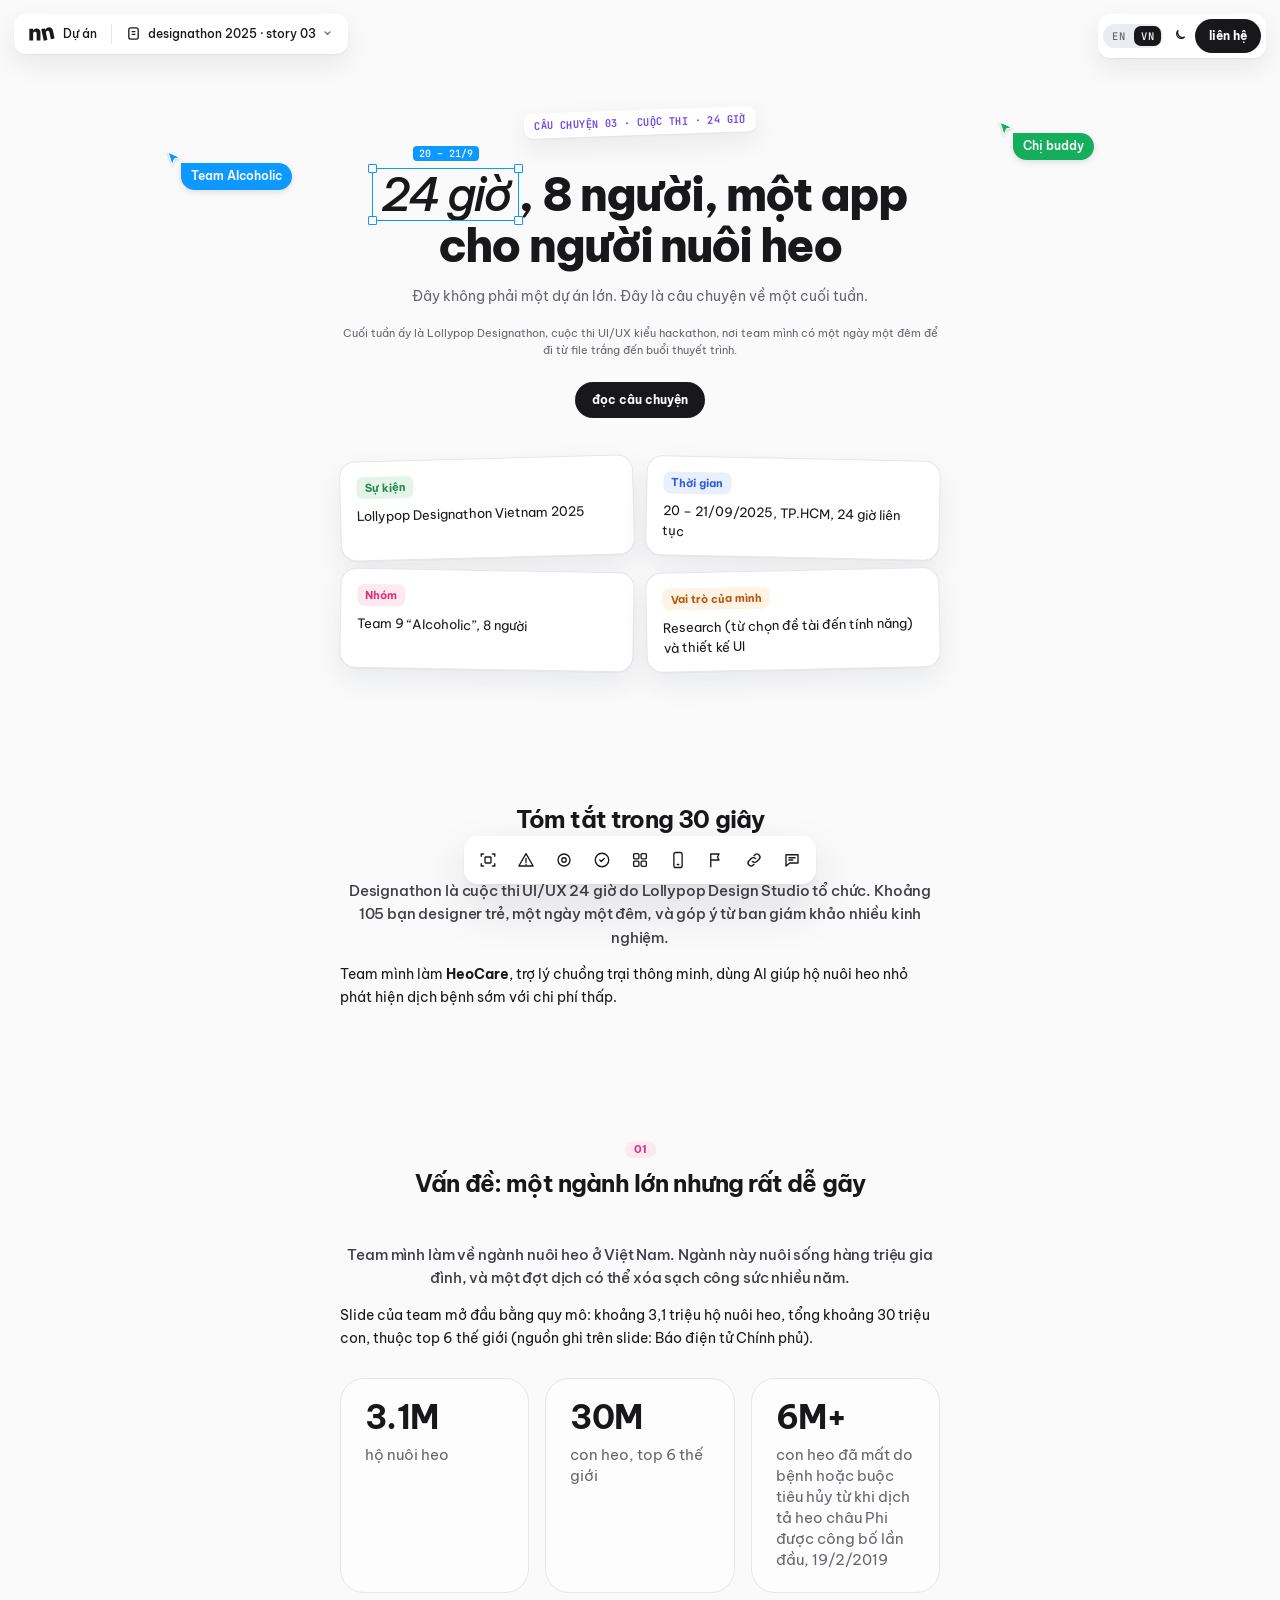
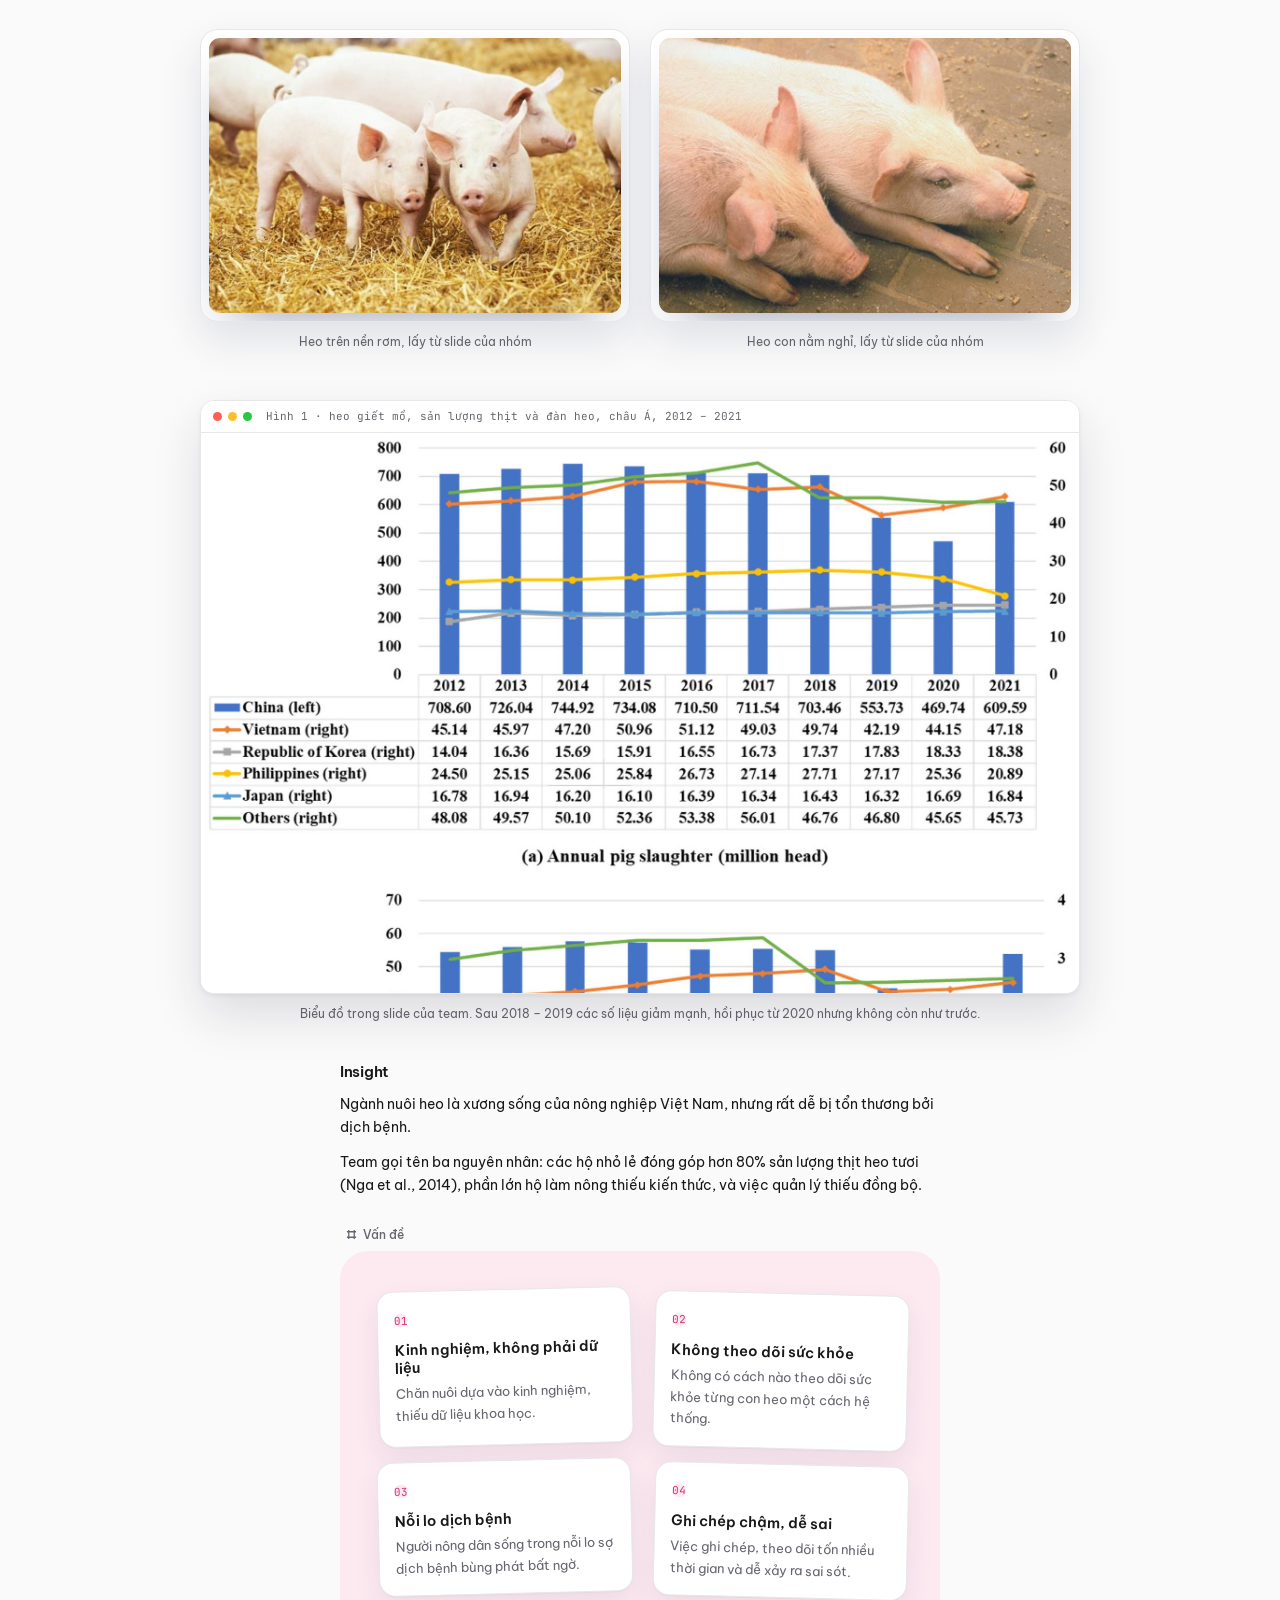
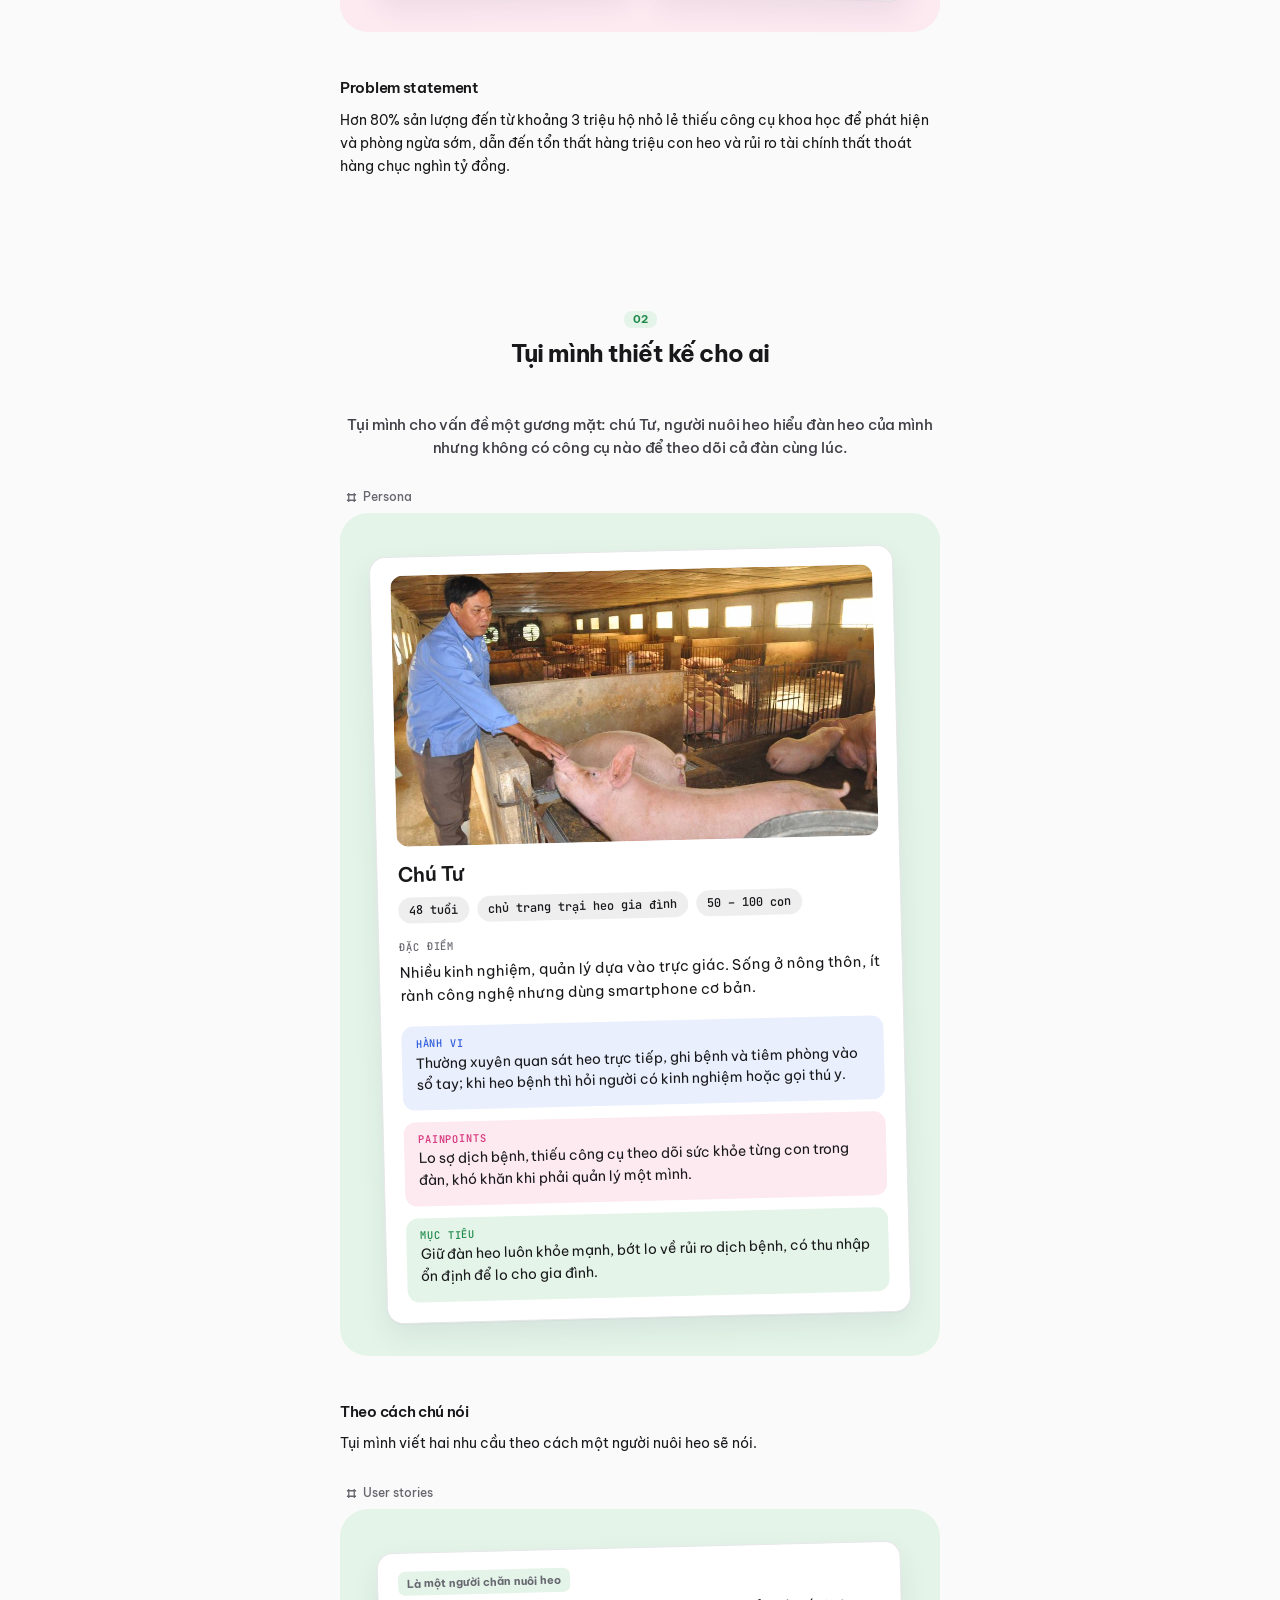
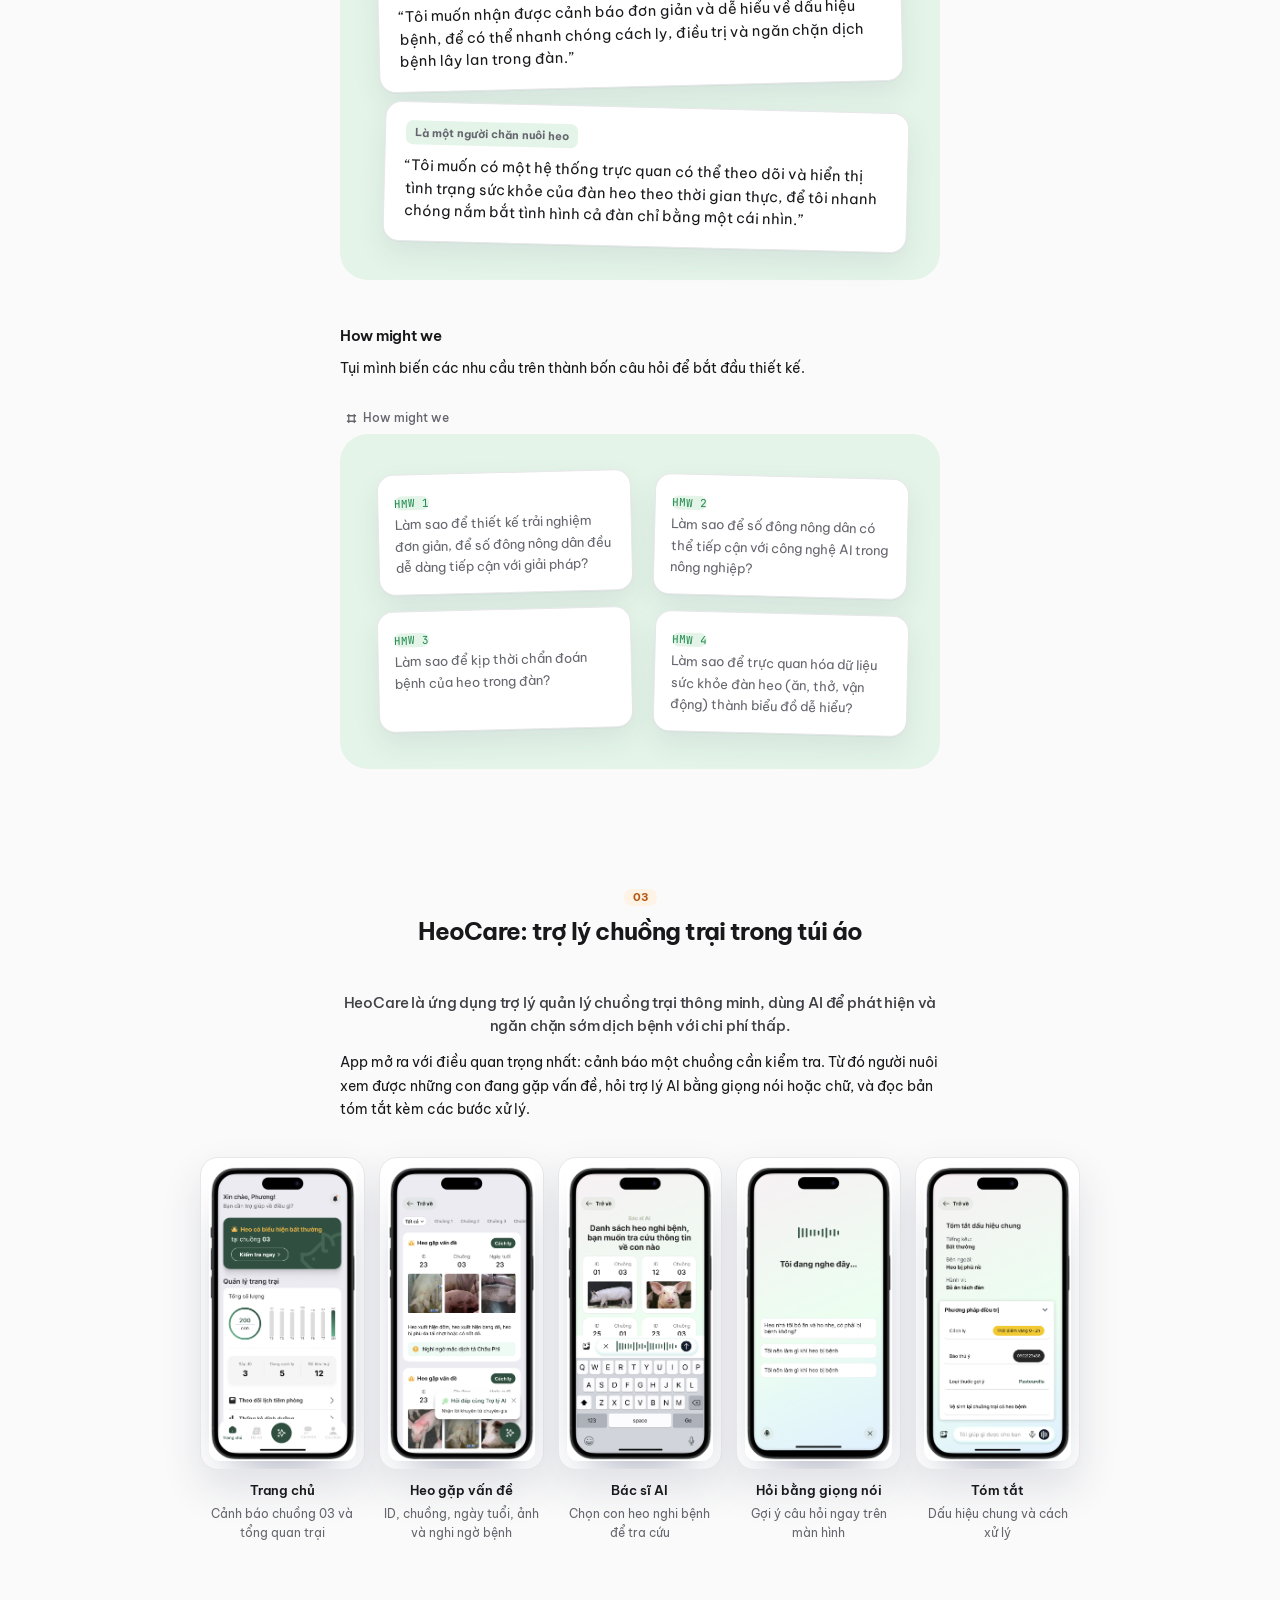
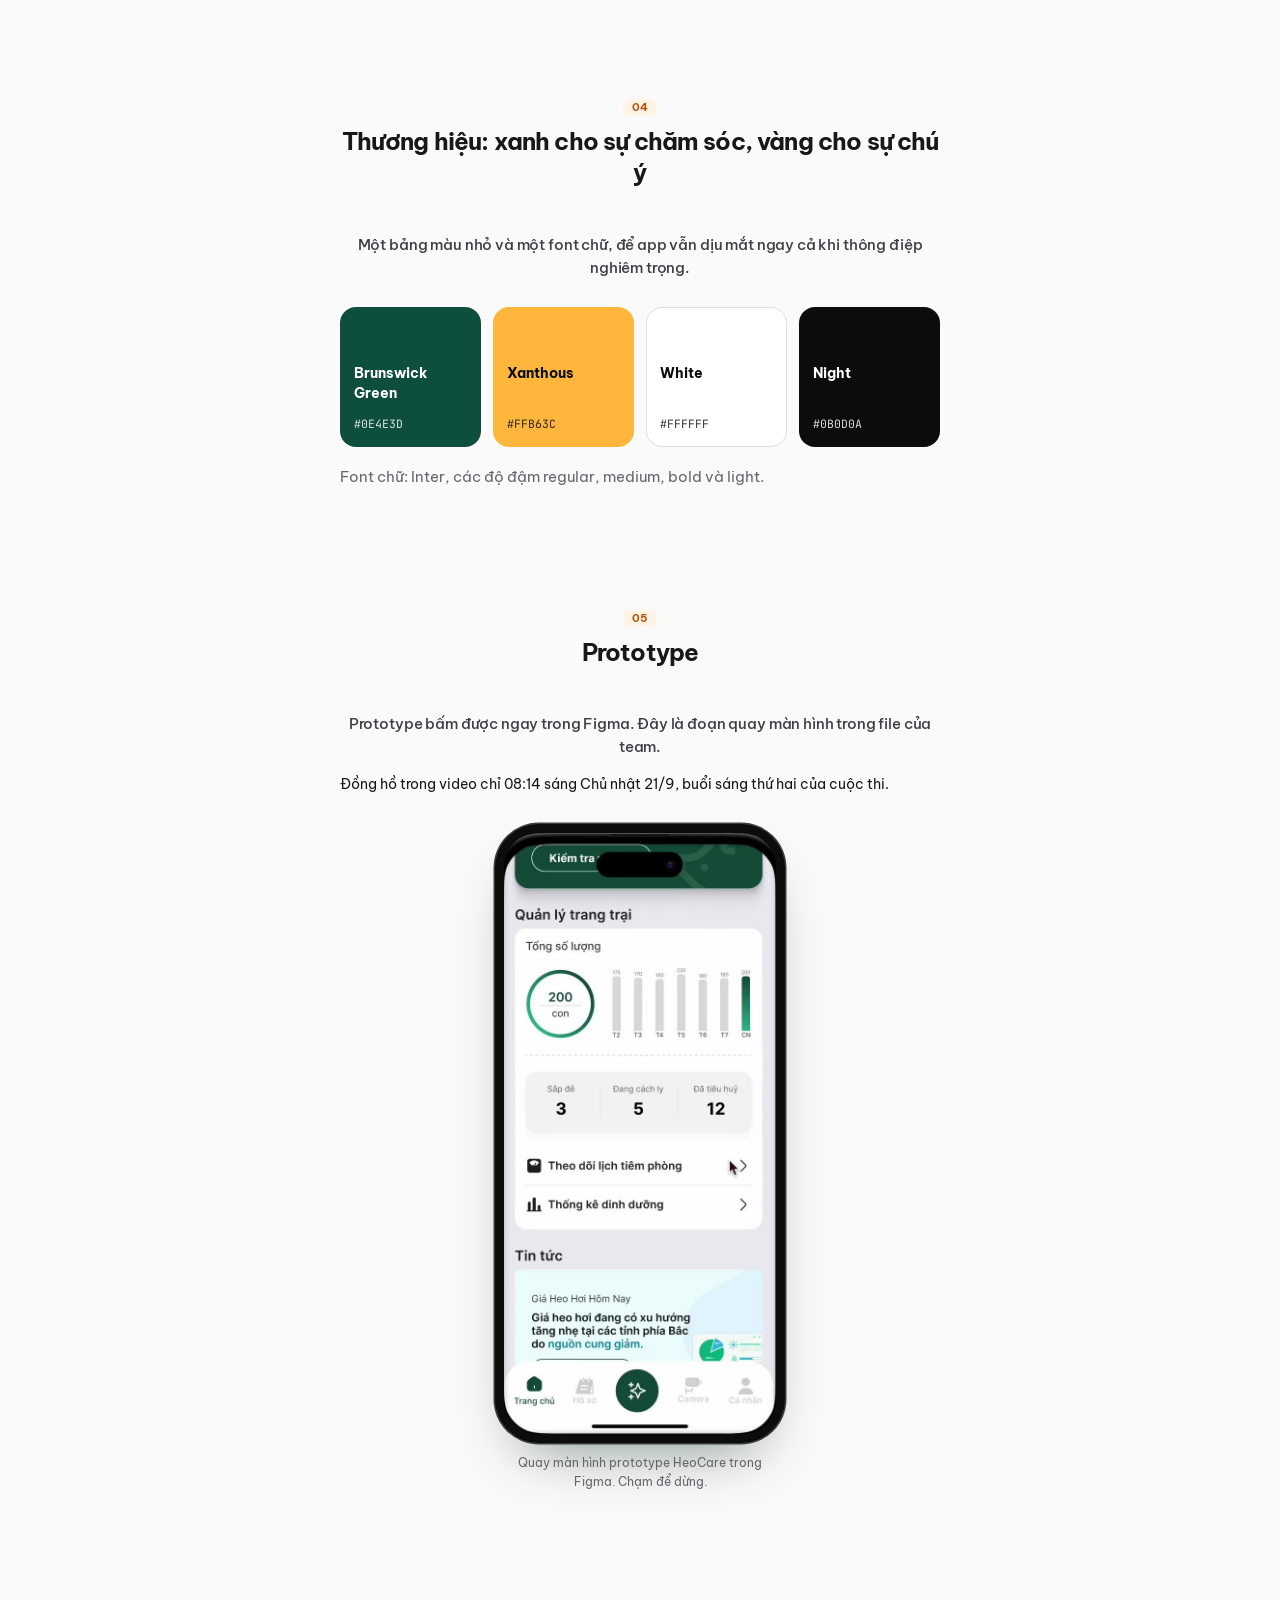
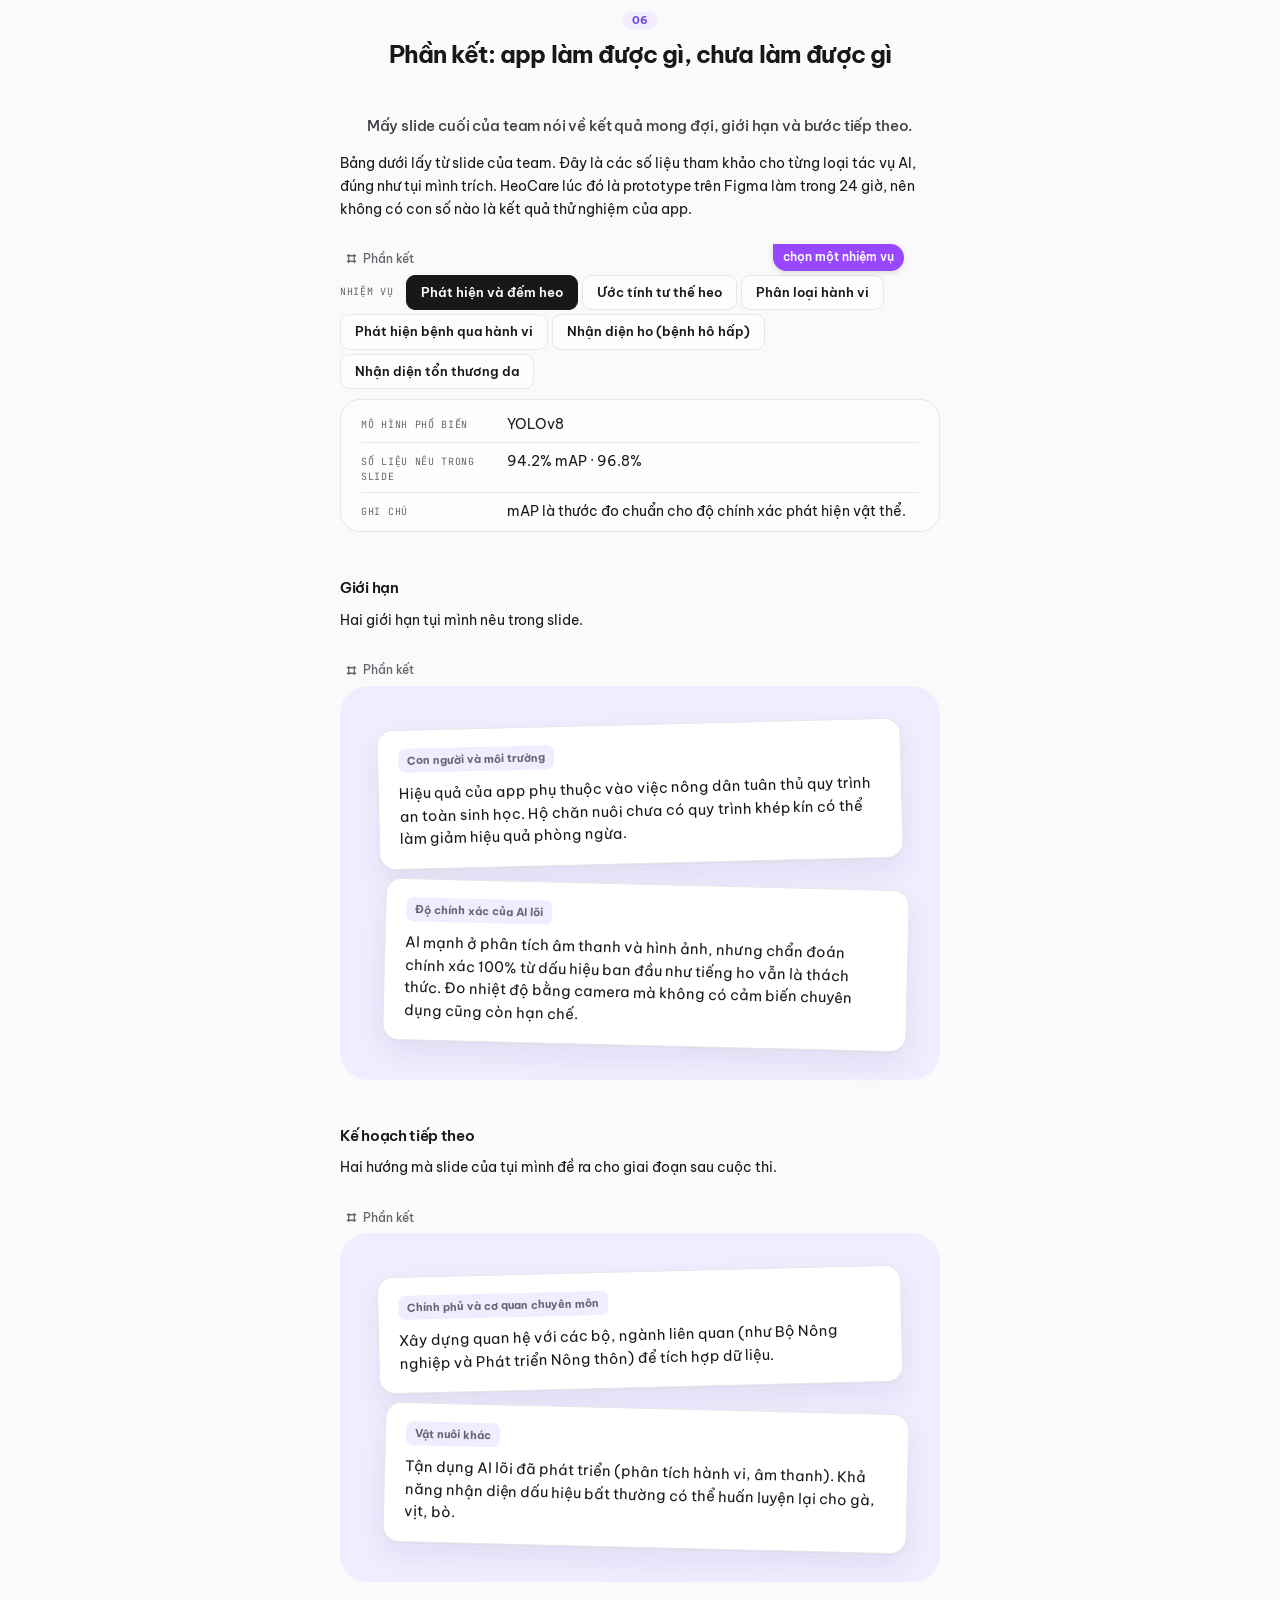
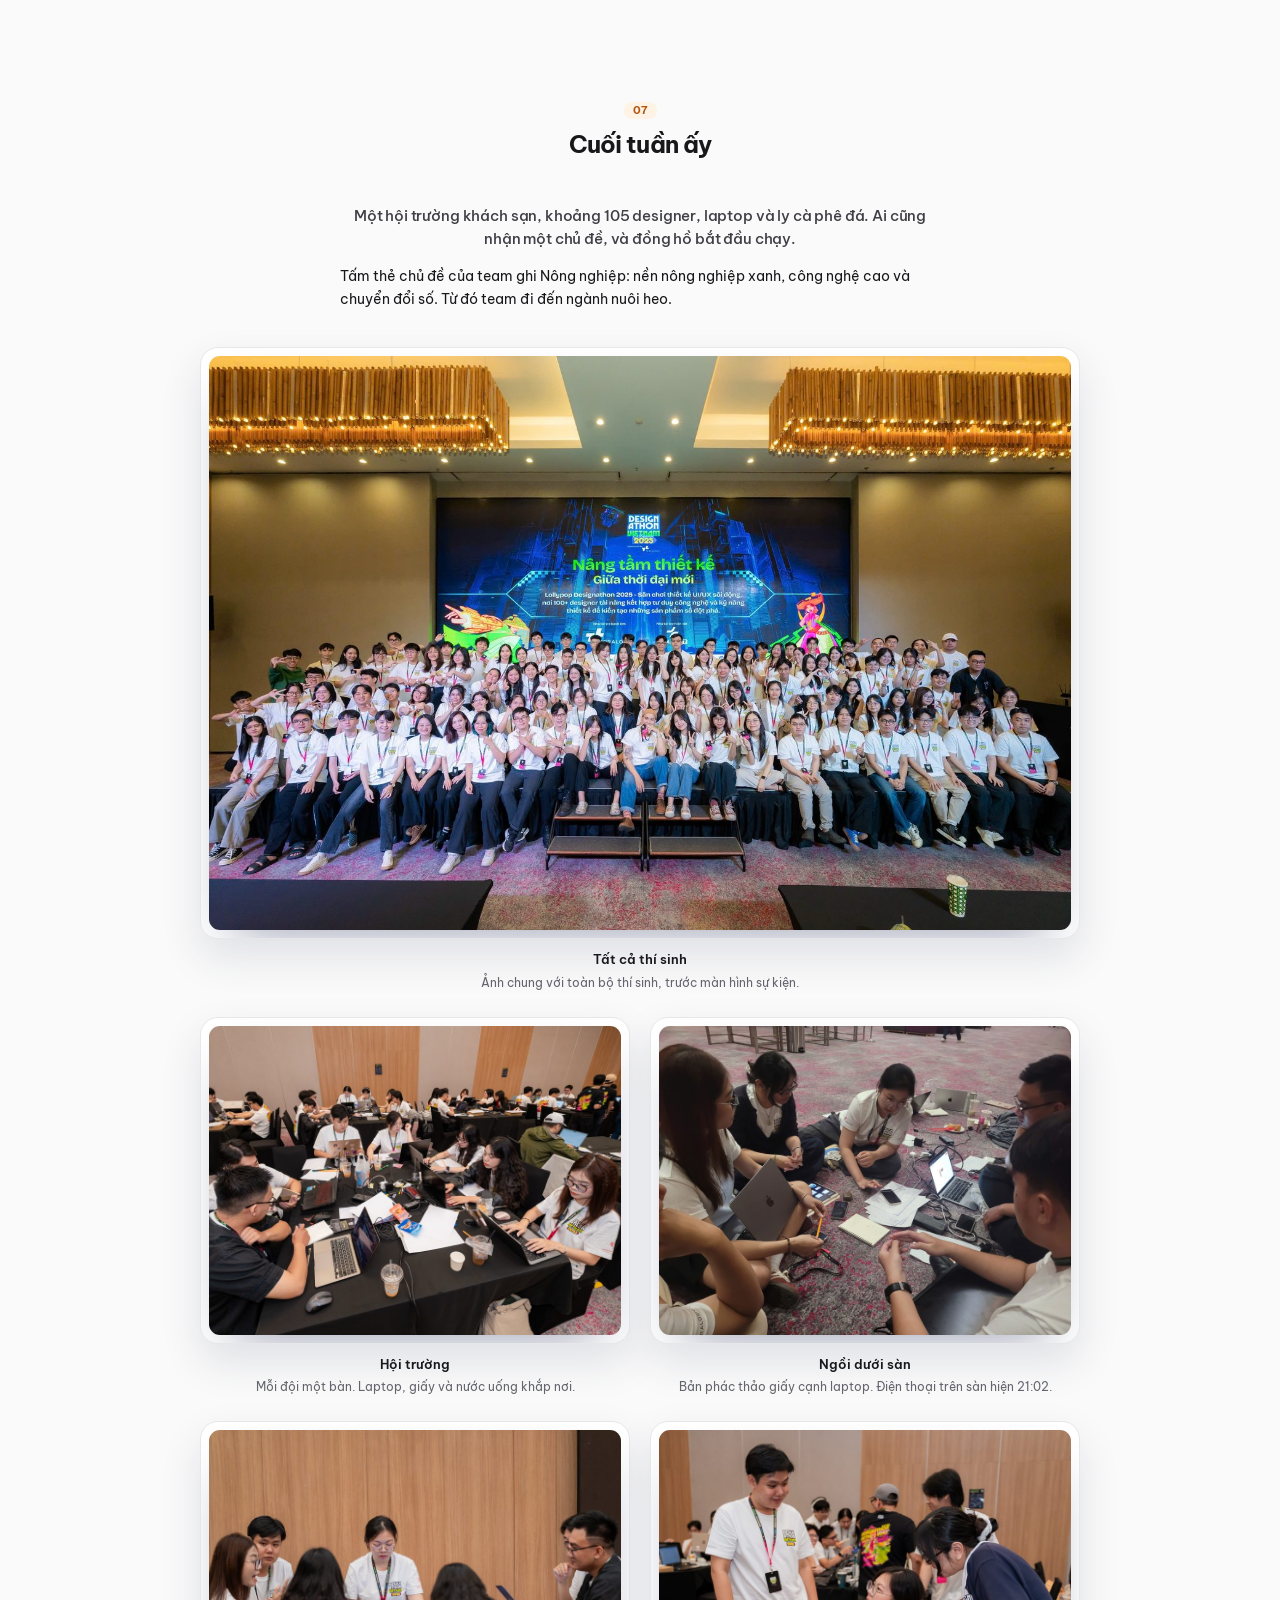
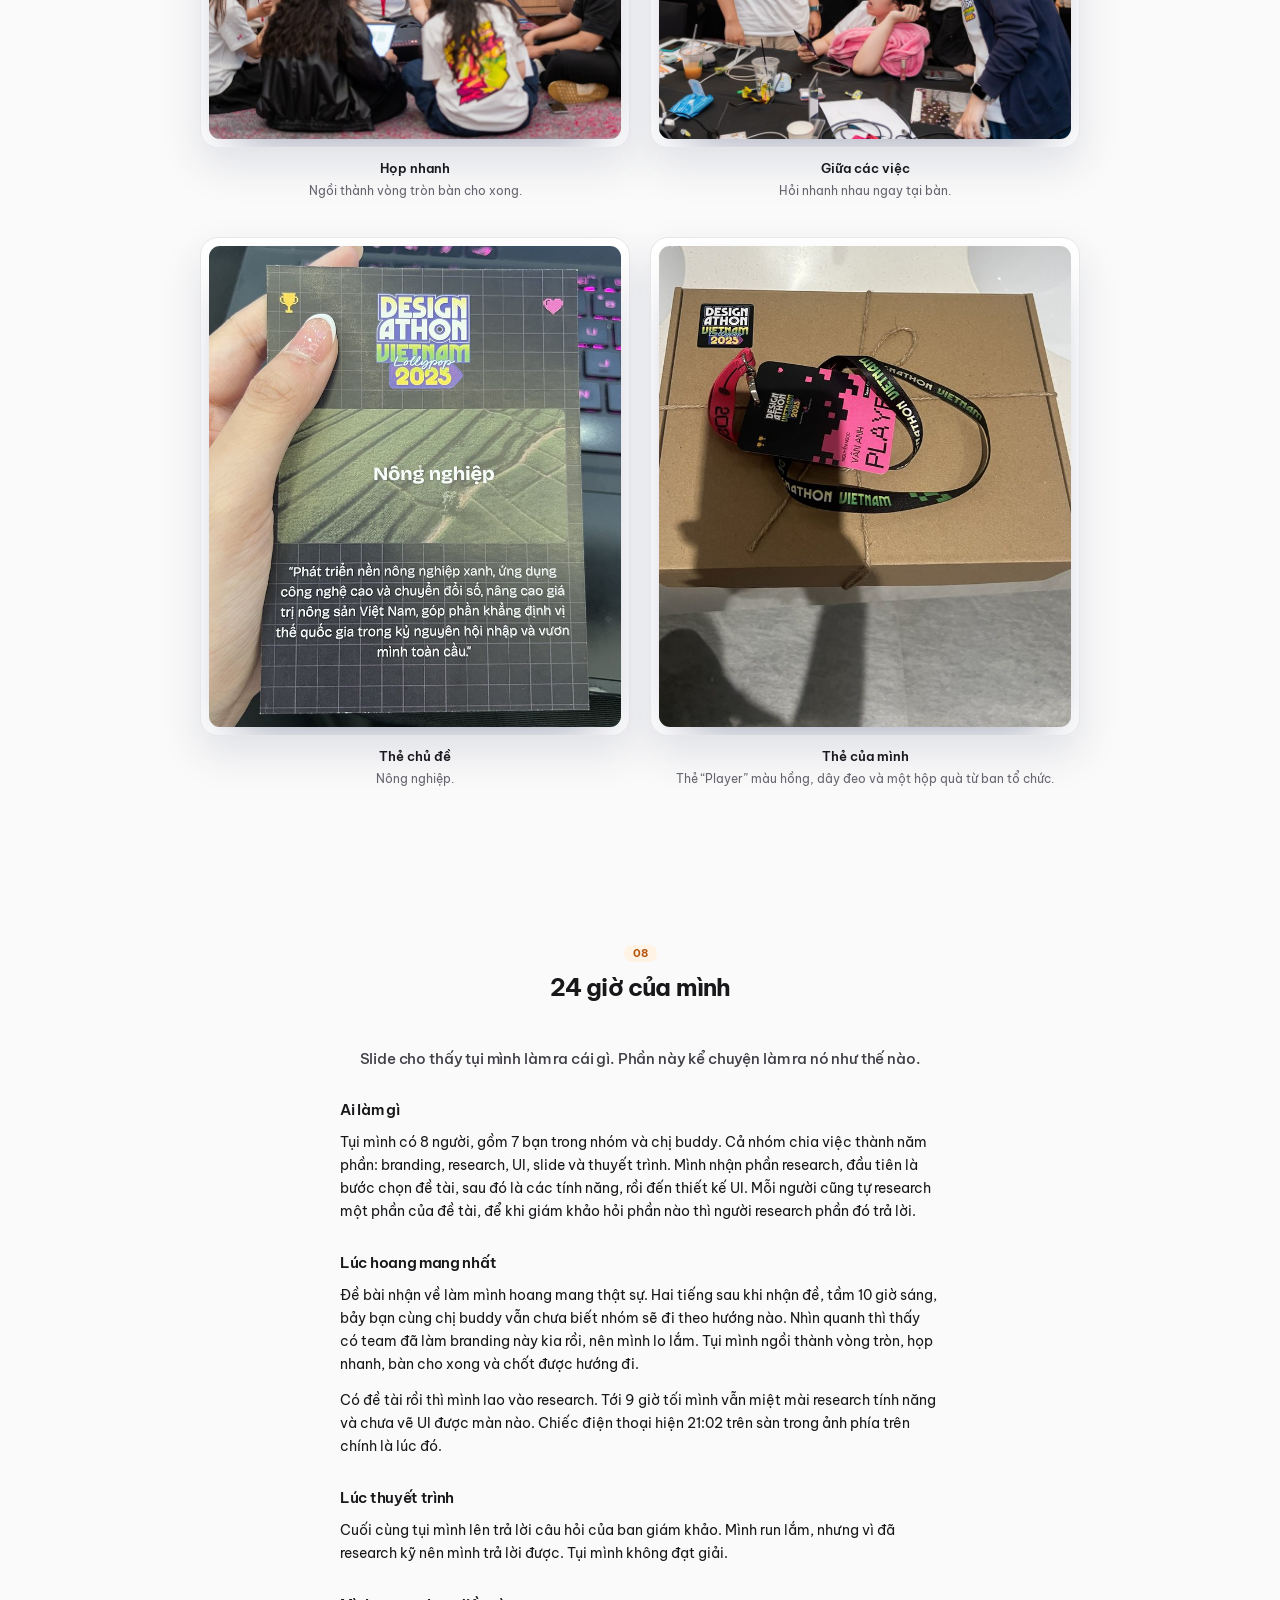
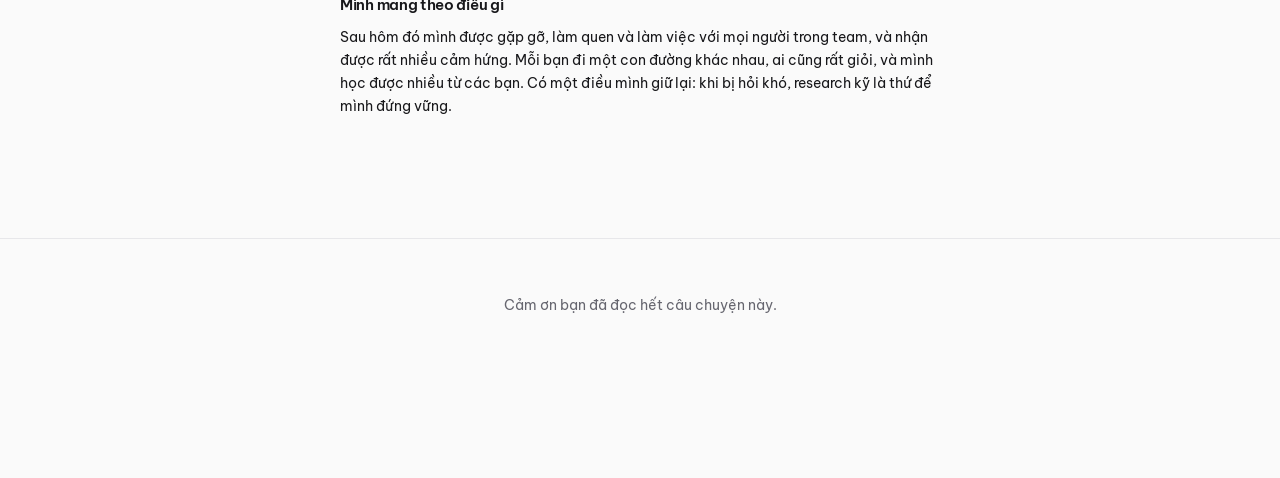
<file: designathon-vi.html>
<!DOCTYPE html>
<html lang="vi">
<head>
<meta charset="utf-8">
<meta name="viewport" content="width=device-width, initial-scale=1">
<link rel="icon" href="logo/favicon.ico" sizes="any"><link rel="icon" type="image/png" sizes="32x32" href="logo/nn-icon-32.png"><link rel="apple-touch-icon" href="logo/nn-icon-180.png">
<script src="theme.js?v=20261119"></script>
<title>Designathon 2025 – 24 giờ, 8 người, một app cho người nuôi heo</title>
<meta name="description" content="24 giờ, 8 người, một ứng dụng cho người nuôi heo: cuối tuần của mình ở Lollypop Designathon 2025.">
<meta property="og:url" content="https://nnva-portfolio.github.io/designathon-vi.html">
<link rel="canonical" href="https://nnva-portfolio.github.io/designathon-vi.html">
<link rel="alternate" hreflang="en" href="https://nnva-portfolio.github.io/designathon.html">
<link rel="alternate" hreflang="vi" href="https://nnva-portfolio.github.io/designathon-vi.html">
<link rel="alternate" hreflang="x-default" href="https://nnva-portfolio.github.io/designathon.html">
<meta property="og:type" content="website">
<meta property="og:title" content="Designathon 2025 – 24 giờ, 8 người, một app cho người nuôi heo">
<meta property="og:description" content="24 giờ, 8 người, một ứng dụng cho người nuôi heo: cuối tuần của mình ở Lollypop Designathon 2025.">
<meta property="og:image" content="https://nnva-portfolio.github.io/cover/designathon.jpg">
<meta property="og:image:width" content="2000">
<meta property="og:image:height" content="1125">
<meta name="twitter:card" content="summary_large_image">
<link rel="preconnect" href="https://fonts.googleapis.com">
<link rel="preconnect" href="https://fonts.gstatic.com" crossorigin>
<link href="https://fonts.googleapis.com/css2?family=Be+Vietnam+Pro:ital,wght@0,400;0,500;0,600;0,700;0,800;1,500;1,600&family=JetBrains+Mono:wght@400;500&display=swap" rel="stylesheet">
<style>
:root{
  --bg:#f4f5f9; --surface:#ffffff; --ink:#0c0f1f; --muted:#555b75; --line:#dfe2ee;
  --accent:#3b4dff; --accent-soft:#e6e9ff; --lime:#c6ff3d; --lime-ink:#1c2a00;
  --warn-bg:#fff6dc; --warn-line:#e7c766; --warn-ink:#6b4c00;
  --hero-bg:#e9ecff; --hero-ink:#0c0f1f; --hero-sub:#4a5070; --hero-line:rgba(12,15,31,.14); --hero-dt:#5a6082; --hero-dd:#14183a;
  --font-display:"Bricolage Grotesque",system-ui,sans-serif;
  --font-body:"Instrument Sans",system-ui,-apple-system,"Segoe UI",sans-serif;
  --font-mono:"JetBrains Mono",ui-monospace,Menlo,monospace;
  --wide:1200px; --text:660px; --gutter:24px;
}
:root[data-theme="dark"]{
  --bg:#0b0e1c; --surface:#141830; --ink:#eef0fb; --muted:#9ba2c2; --line:#272d4d;
  --accent:#8c9bff; --accent-soft:#1f2552; --warn-bg:#2a2410; --warn-line:#5c4a14; --warn-ink:#efd48a;
  --hero-bg:#0b0e22; --hero-ink:#f3f5ff; --hero-sub:#b8bfe0; --hero-line:rgba(255,255,255,.14); --hero-dt:#8d95bb; --hero-dd:#eaedff;
}
*{box-sizing:border-box}
html{scroll-behavior:smooth}
body{margin:0;background:var(--bg);color:var(--ink);font-family:var(--font-body);font-size:18px;line-height:1.75;-webkit-font-smoothing:antialiased}
a{color:var(--accent)}
.wide{max-width:var(--wide);margin:0 auto;padding:0 var(--gutter)}
.text{max-width:calc(var(--text) + var(--gutter)*2);margin:0 auto;padding:0 var(--gutter)}
p{margin:0 0 22px}
h1,h2,h3{font-family:var(--font-display);letter-spacing:-.02em;margin:0}

/* HERO */
.hero{background:var(--hero-bg);color:var(--hero-ink);padding:120px 0 96px;position:relative;overflow:hidden}
.hero::before{content:"";position:absolute;right:-180px;top:-180px;width:560px;height:560px;border-radius:50%;background:radial-gradient(circle,#3b4dff 0%,rgba(59,77,255,0) 65%);opacity:.25}
.hero .wide{position:relative}
.tag{display:inline-block;font-family:var(--font-mono);font-size:13px;letter-spacing:.08em;text-transform:uppercase;color:var(--accent);border:1px solid var(--accent);padding:6px 14px;border-radius:999px;margin-bottom:32px}
.hero h1{font-size:clamp(44px,9vw,116px);line-height:.98;font-weight:800;max-width:14ch}
.hero h1 em{font-style:normal;background:var(--lime);color:var(--lime-ink);padding:0 .12em;border-radius:.12em}
.hero .sub{font-size:clamp(18px,2.2vw,24px);color:var(--hero-sub);max-width:46ch;margin:36px 0 0;line-height:1.5}
.meta{display:grid;grid-template-columns:repeat(4,1fr);gap:32px;margin-top:80px;padding-top:32px;border-top:1px solid var(--hero-line)}
.meta dt{font-family:var(--font-mono);font-size:12px;letter-spacing:.08em;text-transform:uppercase;color:var(--hero-dt);margin-bottom:8px}
.meta dd{margin:0;font-size:16px;line-height:1.5;color:var(--hero-dd)}

/* NAV */
nav.toc{position:sticky;top:0;z-index:5;background:color-mix(in srgb,var(--bg) 90%,transparent);backdrop-filter:blur(10px);border-bottom:1px solid var(--line)}
nav.toc .wide{display:flex;gap:4px;overflow-x:auto;padding-top:10px;padding-bottom:10px;scrollbar-width:none}
nav.toc a{white-space:nowrap;font-size:13px;text-decoration:none;color:var(--muted);padding:6px 12px;border-radius:999px}
nav.toc a:hover{background:var(--surface);color:var(--ink)}

/* SECTIONS */
section{padding:140px 0 0}
.sec-head{display:flex;align-items:baseline;gap:20px;margin-bottom:40px}
.sec-no{font-family:var(--font-display);font-weight:800;font-size:clamp(64px,12vw,140px);line-height:.8;color:transparent;-webkit-text-stroke:1.5px var(--accent);opacity:.9}
h2{font-size:clamp(30px,5vw,56px);line-height:1.05;font-weight:800;max-width:18ch}
.kicker{font-family:var(--font-mono);font-size:13px;letter-spacing:.08em;text-transform:uppercase;color:var(--muted);margin:0 0 14px}
.lede{font-family:var(--font-display);font-size:clamp(22px,3vw,32px);line-height:1.3;font-weight:600;letter-spacing:-.01em;margin-bottom:28px}
h3{font-size:24px;margin:56px 0 14px;font-weight:600}
ul,ol{padding-left:22px;margin:0 0 22px}
li{margin-bottom:10px}

/* PROBLEM */
.layers{display:grid;grid-template-columns:1fr 1fr;gap:24px;margin:56px 0 0}
.layer{background:var(--surface);border:1px solid var(--line);border-radius:24px;padding:36px}
.layer .kicker{color:var(--accent)}
.layer h3{margin:0 0 14px;font-size:22px}
.layer ul{margin:0}
.impact{font-family:var(--font-display);font-size:clamp(22px,3vw,34px);line-height:1.25;font-weight:600;margin-top:64px;max-width:28ch}
.impact span{background:linear-gradient(transparent 62%,var(--lime) 62%);color:var(--ink)}

/* GOALS */
.goals{display:grid;grid-template-columns:repeat(4,1fr);gap:0;border-top:1px solid var(--line);margin-top:48px}
.goal{padding:32px 24px 8px 0;border-right:1px solid var(--line);padding-left:24px}
.goal:first-child{padding-left:0}
.goal:last-child{border-right:0}
.goal b{display:block;font-family:var(--font-display);font-size:22px;line-height:1.25;margin-bottom:10px;font-weight:600}
.goal i{font-style:normal;font-family:var(--font-mono);font-size:13px;color:var(--accent)}
.goal p{font-size:16px;color:var(--muted);margin:0}

/* TABLES */
.tablebox{overflow-x:auto;border:1px solid var(--line);border-radius:24px;background:var(--surface);margin:48px 0}
table{border-collapse:collapse;width:100%;font-size:15px;line-height:1.5}
th,td{text-align:left;padding:18px 20px;border-bottom:1px solid var(--line);vertical-align:top;min-width:150px}
th{font-family:var(--font-mono);font-weight:500;font-size:12px;letter-spacing:.06em;text-transform:uppercase;color:var(--accent);background:var(--accent-soft)}
tr:last-child td{border-bottom:0}
td:first-child{font-weight:600;font-family:var(--font-display);font-size:17px}
table.compact th,table.compact td{min-width:0}

/* FLOW REORDER */
.track{display:grid;grid-template-columns:repeat(6,1fr);gap:10px;margin:14px 0}
.track div{background:var(--surface);border:1px solid var(--line);border-radius:16px;padding:16px 14px;font-size:14px;line-height:1.35;min-height:96px}
.track div small{display:block;font-family:var(--font-mono);font-size:11px;color:var(--muted);margin-bottom:6px}
.track.after div.moved{background:var(--lime);border-color:var(--lime);color:var(--lime-ink)}
.track.after div.moved small{color:var(--lime-ink);opacity:.7}
.track-label{font-family:var(--font-mono);font-size:12px;letter-spacing:.08em;text-transform:uppercase;color:var(--muted);margin:36px 0 4px}
.pull{border-left:6px solid var(--lime);padding:6px 0 6px 28px;margin:64px 0;font-family:var(--font-display);font-size:clamp(20px,2.6vw,28px);line-height:1.35;font-weight:600}
.pull small{display:block;font-family:var(--font-mono);font-size:12px;letter-spacing:.08em;text-transform:uppercase;color:var(--muted);margin-bottom:10px;font-weight:400}

/* FIGURES */
figure{margin:0}
.shot{margin:72px 0}
.shot .frame{background:linear-gradient(135deg,var(--accent-soft),var(--surface));border:1px solid var(--line);border-radius:32px;padding:clamp(16px,4vw,56px)}
.shot img{width:100%;height:auto;display:block;border-radius:16px;box-shadow:0 30px 60px -30px rgba(12,15,31,.35);background:#fff}
.shot video{width:100%;height:auto;display:block;border-radius:16px;box-shadow:0 30px 60px -30px rgba(12,15,31,.35);background:#f7f8fc}
.shot.narrow .frame{max-width:860px;margin:0 auto}
.shot figcaption{margin-top:16px;font-family:var(--font-mono);font-size:13px;color:var(--muted)}
.stage{display:flex;flex-wrap:wrap;gap:8px;margin:0 0 20px}
.stage span{font-size:14px;padding:7px 14px;border-radius:999px;background:var(--surface);border:1px solid var(--line)}
.stage.new span{background:var(--accent);border-color:var(--accent);color:#fff}

/* ITERATION */
.decision{display:grid;grid-template-columns:1fr 1fr 1fr;gap:0;background:var(--surface);border:1px solid var(--line);border-radius:28px;overflow:hidden;margin:40px 0}
.decision>div{padding:32px}
.decision>div+div{border-left:1px solid var(--line)}
.decision .kicker{color:var(--accent);margin-bottom:12px}
.decision p{font-size:16px;margin:0}
.decision .no{display:inline-block;background:var(--lime);color:var(--lime-ink);font-weight:600;font-size:13px;padding:2px 10px;border-radius:999px;margin-right:6px}

/* BARS */
.bars{background:var(--surface);border:1px solid var(--line);border-radius:28px;padding:36px;margin:48px 0}
.bar-row{display:grid;grid-template-columns:90px 1fr;gap:20px;align-items:center;margin-bottom:18px}
.bar-row:last-child{margin-bottom:0}
.bar-row b{font-family:var(--font-mono);font-size:14px;font-weight:500}
.bar{height:36px;border-radius:10px;background:var(--line);position:relative;overflow:hidden}
.bar i{position:absolute;left:0;top:0;bottom:0;background:var(--accent-soft);border-right:2px dashed var(--accent)}
.bar em{position:absolute;left:0;top:0;bottom:0;background:var(--accent);border-radius:10px 0 0 10px;display:flex;align-items:center;padding-left:14px;font-style:normal;font-size:13px;color:#fff;font-family:var(--font-mono);white-space:nowrap}
.legend{display:flex;gap:20px;flex-wrap:wrap;margin-top:20px;font-size:13px;color:var(--muted)}
.legend span::before{content:"";display:inline-block;width:12px;height:12px;border-radius:3px;margin-right:8px;vertical-align:-1px;background:var(--accent-soft);border:1px solid var(--accent)}
.legend span.n::before{background:var(--accent)}

/* TODO */
.todo{background:var(--warn-bg);border:1.5px dashed var(--warn-line);color:var(--warn-ink);border-radius:20px;padding:20px 24px;font-size:16px;line-height:1.55;margin:48px 0}
.todo b{display:block;font-family:var(--font-mono);font-size:12px;letter-spacing:.08em;text-transform:uppercase;margin-bottom:6px}

.sources{font-size:15px}
.sources li{word-break:break-word}
.decision{gap:18px !important}
.decision>div+div{border-left:0 !important;border-top:0 !important}
.kpis{display:grid;grid-template-columns:repeat(3,1fr);gap:16px;margin:28px 0 8px}
.kpi{background:var(--surface);border:1px solid var(--line);border-radius:24px;padding:22px 24px}
.kpi b{display:block;white-space:nowrap;font-family:var(--font-display);font-size:clamp(30px,2.6vw,38px);line-height:1;letter-spacing:-.02em;margin-bottom:10px}
.kpi span{display:block;font-size:14.5px;line-height:1.45;color:var(--muted)}
.kpi-note{font-size:15px;color:var(--muted);margin:14px 0 0}
@media(max-width:860px){.kpis{grid-template-columns:1fr}}
footer{margin-top:160px;padding:48px 0 72px;border-top:1px solid var(--line);color:var(--muted);font-size:14px}
.themebtn{position:fixed;right:16px;bottom:16px;z-index:10;border:1px solid var(--line);background:var(--surface);color:var(--ink);border-radius:999px;padding:8px 14px;font:inherit;font-size:13px;cursor:pointer}

@media(max-width:860px){
  .meta{grid-template-columns:1fr 1fr;gap:24px}
  .layers,.decision{grid-template-columns:1fr}
  .decision>div+div{border-left:0;border-top:1px solid var(--line)}
  .goals{grid-template-columns:1fr 1fr}
  .goal{border-right:0;padding-left:0;border-bottom:1px solid var(--line);padding-bottom:24px}
  .track{grid-template-columns:1fr 1fr 1fr}
}
@media(max-width:420px){
  body{font-size:17px}
  section{padding-top:96px}
  .meta,.goals,.track{grid-template-columns:1fr}
  .sec-head{flex-direction:column;gap:12px}
  .bar-row{grid-template-columns:1fr;gap:6px}
  .layer,.bars,.decision>div{padding:24px}
}
</style>
<link rel="stylesheet" href="combo.css?v=20261119">

<link rel="stylesheet" href="playful.css?v=20261119">
<link rel="stylesheet" href="figjam.css?v=20261124b">
<style id="fx-css">
/* ===== flow diagrams (FigJam-style, one kit for every flow) ===== */
.fx{width:100%;height:auto;display:block;--fx-line:#d8dae5;--fx-edge:#8a8fa5;--fx-sec:.5}
:root[data-theme="dark"] .fx{--fx-line:rgba(255,255,255,.16);--fx-edge:#8990ad;--fx-sec:.55}
.fx text{font-family:var(--font-body);fill:var(--ink)}
.fx .k{font-family:var(--font-mono);font-size:9.5px;font-weight:500;letter-spacing:.7px;fill:var(--muted)}
.fx .t{font-size:13px;font-weight:600}
.fx .d{font-size:12px;fill:var(--ink2)}
.fx .q{font-size:12px;font-weight:600}
.fx .bx{stroke-width:1.4}
.fx .n-step .bx,.fx .lg.n-step-b{fill:var(--card);stroke:var(--fx-line)}
.fx .n-start .bx{fill:var(--card);stroke:var(--fx-edge);stroke-dasharray:4 4}
.fx .n-q .bx,.fx .lg.n-q-b,.fx .n-rule .bx,.fx .lg.n-rule-b{fill:var(--p-blue);stroke:var(--i-blue)}
.fx .n-rule .bx,.fx .lg.n-rule-b{stroke:var(--p-blue-2)}
.fx .n-rule .k{fill:var(--i-blue)}
.fx .n-ok .bx,.fx .lg.n-ok-b{fill:var(--p-mint);stroke:var(--i-mint)}
.fx .n-ok .k{fill:var(--i-mint)}
.fx .n-bad .bx,.fx .lg.n-bad-b{fill:var(--p-pink);stroke:var(--p-pink-2)}
.fx .n-bad .k{fill:var(--i-pink)}
.fx .n-edge .bx,.fx .lg.n-edge-b{fill:var(--p-peach);stroke:var(--p-peach-2)}
.fx .n-edge .k{fill:var(--i-peach)}
.fx .n-note .bx,.fx .lg.n-note-b{fill:var(--p-violet-2);stroke:none}
.fx .n-note .d{fill:var(--ink)}
.fx .ed{fill:none;stroke:var(--fx-edge);stroke-width:1.5}
.fx .e-yes{stroke:var(--i-mint)}.fx .e-no{stroke:var(--i-pink)}.fx .e-dash{stroke-dasharray:4 4}
.fx .mk-n{fill:var(--fx-edge)}.fx .mk-yes{fill:var(--i-mint)}.fx .mk-no{fill:var(--i-pink)}
.fx .el{font-size:11px;font-weight:600;fill:var(--muted);paint-order:stroke;stroke:var(--card);stroke-width:4px;stroke-linejoin:round}
.fx .l-yes{fill:var(--i-mint)}.fx .l-no{fill:var(--i-pink)}
.fx .sec rect{fill:var(--sc);fill-opacity:var(--fx-sec);stroke:var(--sc2);stroke-width:1}
.fx .sec .sl{font-size:11.5px;font-weight:600;fill:var(--si)}
.fx .c-blue{--sc:var(--p-blue);--sc2:var(--p-blue-2);--si:var(--i-blue)}
.fx .c-pink{--sc:var(--p-pink);--sc2:var(--p-pink-2);--si:var(--i-pink)}
.fx .c-peach{--sc:var(--p-peach);--sc2:var(--p-peach-2);--si:var(--i-peach)}
.fx .c-mint{--sc:var(--p-mint);--sc2:var(--p-mint-2);--si:var(--i-mint)}
.fx .c-violet{--sc:var(--p-violet);--sc2:var(--p-violet-2);--si:var(--i-violet)}
.fx .lt{font-size:11px;fill:var(--muted)}
.fx .lg{stroke-width:1.2}
.lb .lb-svg .fx{min-width:1120px}


.shot:has(.fx){--figw:min(1180px,calc(100vw - 48px))}

/* mobile: the same flow as a nested list; the diagram opens in the lightbox */
.fo{display:none;text-align:left;font-size:13px;line-height:1.45;color:var(--ink)}
@media(max-width:860px){.shot .frame:has(>.fo){position:relative}.shot .frame>.fx{position:absolute;left:0;top:0;width:1px !important;height:1px;min-width:0 !important;opacity:0;pointer-events:none}.shot .frame>.fo{display:block}.shot .frame:has(>.fo){padding:14px !important}}
.fo ul{list-style:none;margin:0;padding:0}
.fo li{position:relative;margin:0;padding:0}
.fo li+li{margin-top:12px}
.fo>ul>li+li:not(.fo-s)::before,.fo ul ul>li+li:not(.fo-s)::before{content:"";position:absolute;left:16px;top:-12px;height:12px;border-left:1.5px solid var(--fx-edge,#8a8fa5);opacity:.6}
.fo ul ul{margin:10px 0 2px 16px;padding-left:12px;border-left:1.5px dashed var(--card-line,#e2e3ea)}
:root[data-theme="dark"] .fo ul ul{border-left-color:rgba(255,255,255,.16)}
.fo-c{display:block;border:1.4px solid #d8dae5;background:var(--card);border-radius:12px;padding:10px 12px}
:root[data-theme="dark"] .fo-c{border-color:rgba(255,255,255,.16)}
.fo-c small{display:block;font:500 9.5px/1.4 var(--font-mono);letter-spacing:.07em;text-transform:uppercase;color:var(--muted);margin-bottom:3px}
.fo-c b{display:block;font-weight:600;font-size:13.5px;line-height:1.35}
.fo-c span{display:block;font-size:12.5px;color:var(--ink2);margin-top:3px}
.fo-c.k-q{background:var(--p-blue);border-color:var(--i-blue);border-radius:999px;padding:9px 16px}
.fo-c.k-q b::before{content:"◇ ";color:var(--i-blue)}
.fo-c.k-rule{background:var(--p-blue);border-color:var(--p-blue-2)}.fo-c.k-rule small{color:var(--i-blue)}
.fo-c.k-ok{background:var(--p-mint);border-color:var(--i-mint)}.fo-c.k-ok small{color:var(--i-mint)}
.fo-c.k-bad{background:var(--p-pink);border-color:var(--p-pink-2)}.fo-c.k-bad small{color:var(--i-pink)}
.fo-c.k-edge{background:var(--p-peach);border-color:var(--p-peach-2)}.fo-c.k-edge small{color:var(--i-peach)}
.fo-c.k-start{border-style:dashed;border-color:var(--muted);border-radius:999px;text-align:center}
.fo-l{display:inline-block;font-style:normal;font-weight:600;font-size:11px;line-height:1;padding:4px 8px;border-radius:999px;margin:0 0 6px;background:var(--card);border:1px solid #d8dae5;color:var(--muted)}
:root[data-theme="dark"] .fo-l{border-color:rgba(255,255,255,.16)}
.fo-l.l-yes{color:var(--i-mint);border-color:var(--i-mint)}.fo-l.l-no{color:var(--i-pink);border-color:var(--i-pink)}
.fo-r em{font-style:normal;font-size:12px;color:var(--muted);margin-left:6px}
.fo-r .fo-l{margin-bottom:0}
.fo .fo-s{font-size:11.5px;font-weight:600;color:var(--si);margin-top:18px;padding:0 2px}
.fo>ul>.fo-s:first-child{margin-top:0}
.fo .fo-s.c-blue{--si:var(--i-blue)}.fo .fo-s.c-pink{--si:var(--i-pink)}.fo .fo-s.c-peach{--si:var(--i-peach)}.fo .fo-s.c-mint{--si:var(--i-mint)}.fo .fo-s.c-violet{--si:var(--i-violet)}
.fo-n{margin:14px 0 0 !important;background:var(--p-violet-2);border-radius:6px;padding:9px 12px;font-size:12.5px !important;rotate:-.6deg}
.fo-h{margin:14px 0 0 !important;text-align:center;font-size:11.5px !important;color:var(--muted)}
.fo-h::before{content:"⤢ "}
</style>
<style>.ba-view[hidden],.sf-v[hidden]{display:none !important}</style>
<link rel="stylesheet" href="ds.css?v=20261119b">
<link rel="stylesheet" href="rhythm.css?v=20261124e">
</head>
<body data-cs="peach" data-file="designathon 2025 · story 03" data-sel="20 – 21/9" data-cursors="Team AIcoholic|Chị buddy">
<nav class="top ctl" aria-label="Language and theme"><div><span class='lang'><a href='designathon.html'>EN</a><a class='on' aria-current='true'>VN</a></span><button class='mode' id='theme' type='button' aria-label='Đổi chế độ sáng và tối'><svg class='moon' viewBox='0 0 24 24' aria-hidden='true'><path d='M20 14.5A8 8 0 0 1 9.5 4a7 7 0 1 0 10.5 10.5z'/></svg><svg class='sun' viewBox='0 0 24 24' aria-hidden='true'><circle cx='12' cy='12' r='4'/><path d='M12 2v2M12 20v2M2 12h2M20 12h2M4.9 4.9l1.4 1.4M17.7 17.7l1.4 1.4M4.9 19.1l1.4-1.4M17.7 6.3l1.4-1.4'/></svg></button></div></nav>

<header class="hero">
  <div class="wide">
    <p class="crumb"><a href="about-vi.html#work" class="cur" aria-current="page">Dự án</a><span>/</span><b>Designathon 2025</b></p>
    <span class="tag">Câu chuyện 03 · Cuộc thi · 24 giờ</span>
    <h1><em>24 giờ</em>, 8 người, một app cho người nuôi heo</h1>
    <p class="sub">Đây không phải một dự án lớn. Đây là câu chuyện về một cuối tuần.<span class="more">Cuối tuần ấy là Lollypop Designathon, cuộc thi UI/UX kiểu hackathon, nơi team mình có một ngày một đêm để đi từ file trắng đến buổi thuyết trình.</span></p>
    <p class="hero-cta"><a class="pill" href="#tldr">đọc câu chuyện</a></p>
    <dl class="meta">
      <div><dt>Sự kiện</dt><dd>Lollypop Designathon Vietnam 2025</dd></div>
      <div><dt>Thời gian</dt><dd>20 – 21/09/2025, TP.HCM, 24 giờ liên tục</dd></div>
      <div><dt>Nhóm</dt><dd>Team 9 “AIcoholic”, 8 người</dd></div>
      <div><dt>Vai trò của mình</dt><dd>Research (từ chọn đề tài đến tính năng) và thiết kế UI</dd></div>
    </dl>
  </div>
</header>

<nav class="toc" aria-label="Trong trang này"><button class="toc-btn" type="button">Trong trang này</button><div class="side-info"><p class="side-name">Designathon 2025</p><p class="side-kind">Câu chuyện · Cuộc thi · 24 giờ</p><dl class="side-meta"><div><dt>Sự kiện</dt><dd>Lollypop Designathon Vietnam 2025</dd></div>
      <div><dt>Thời gian</dt><dd>20 – 21/09/2025, TP.HCM, 24 giờ liên tục</dd></div>
      <div><dt>Nhóm</dt><dd>Team 9 “AIcoholic”, 8 người</dd></div>
      <div><dt>Vai trò của mình</dt><dd>Research (từ chọn đề tài đến tính năng) và thiết kế UI</dd></div></dl></div><p class="toc-title">Trong trang này</p><div class="toc-list"><a href="#tldr" data-ic="0">Tóm tắt</a><a href="#brief" data-ic="1">Vấn đề</a><a href="#users" data-ic="2">Người dùng và HMW</a><a href="#solution" data-ic="7">HeoCare</a><a href="#brand" data-ic="14">Thương hiệu</a><a href="#proto" data-ic="12">Prototype</a><a href="#pitch" data-ic="8">Phần kết</a><a href="#event" data-ic="9">Cuối tuần ấy</a><a href="#feel" data-ic="10">24 giờ của mình</a></div></nav>

<main>
<section id="tldr">
  <div class="wide"><div class="sec-head"><h2>Tóm tắt trong 30 giây</h2></div></div>
  <div class="text">
    <p class="lede">Designathon là cuộc thi UI/UX 24 giờ do Lollypop Design Studio tổ chức. Khoảng 105 bạn designer trẻ, một ngày một đêm, và góp ý từ ban giám khảo nhiều kinh nghiệm.</p>
    <p>Team mình làm <b>HeoCare</b>, trợ lý chuồng trại thông minh, dùng AI giúp hộ nuôi heo nhỏ phát hiện dịch bệnh sớm với chi phí thấp.</p>
  </div>
</section>
<section id="brief">
  <div class="wide"><div class="sec-head"><span class="sec-no">01</span><h2>Vấn đề: một ngành lớn nhưng rất dễ gãy</h2></div></div>
  <div class="text">
    <p class="lede">Team mình làm về ngành nuôi heo ở Việt Nam. Ngành này nuôi sống hàng triệu gia đình, và một đợt dịch có thể xóa sạch công sức nhiều năm.</p>
    <p>Slide của team mở đầu bằng quy mô: khoảng 3,1 triệu hộ nuôi heo, tổng khoảng 30 triệu con, thuộc top 6 thế giới (nguồn ghi trên slide: Báo điện tử Chính phủ).</p>
  </div>
  <div class="wide">
    <div class="kpis">
      <div class="kpi"><b>3.1M</b><span>hộ nuôi heo</span></div>
      <div class="kpi"><b>30M</b><span>con heo, top 6 thế giới</span></div>
      <div class="kpi"><b>6M+</b><span>con heo đã mất do bệnh hoặc buộc tiêu hủy từ khi dịch tả heo châu Phi được công bố lần đầu, 19/2/2019</span></div>
    </div>
  </div>
<div class="shots c2"><figure class="shot r32"><div class="frame"><img src="dt/pigs1.jpg" width="900" height="628" alt="Đàn heo trong trại" loading="lazy"></div><figcaption>Heo trên nền rơm, lấy từ slide của nhóm</figcaption></figure><figure class="shot r32"><div class="frame"><img src="dt/pigs2.jpg" width="900" height="589" alt="Heo nằm nghỉ" loading="lazy"></div><figcaption>Heo con nằm nghỉ, lấy từ slide của nhóm</figcaption></figure></div>
<figure class="shot"><div class="frame bw"><div class="chrome"><i></i><i></i><i></i><span>Hình 1 · heo giết mổ, sản lượng thịt và đàn heo, châu Á, 2012 – 2021</span></div><div class="scroll"><img src="dt/chart.jpg" width="1100" height="1694" alt="Biểu đồ so sánh số heo giết mổ, sản lượng thịt và đàn heo ở một số nước châu Á, 2012 đến 2021" loading="lazy"></div></div><figcaption>Biểu đồ trong slide của team. Sau 2018 – 2019 các số liệu giảm mạnh, hồi phục từ 2020 nhưng không còn như trước.</figcaption></figure>
  <div class="text">
    <h3>Insight</h3>
    <p>Ngành nuôi heo là xương sống của nông nghiệp Việt Nam, nhưng rất dễ bị tổn thương bởi dịch bệnh.</p>
    <p>Team gọi tên ba nguyên nhân: các hộ nhỏ lẻ đóng góp hơn 80% sản lượng thịt heo tươi (Nga et al., 2014), phần lớn hộ làm nông thiếu kiến thức, và việc quản lý thiếu đồng bộ.</p>
  </div>
  <div class="wide">
    <div class="goals">
      <div class="goal"><i>01</i><b>Kinh nghiệm, không phải dữ liệu</b><p>Chăn nuôi dựa vào kinh nghiệm, thiếu dữ liệu khoa học.</p></div>
      <div class="goal"><i>02</i><b>Không theo dõi sức khỏe</b><p>Không có cách nào theo dõi sức khỏe từng con heo một cách hệ thống.</p></div>
      <div class="goal"><i>03</i><b>Nỗi lo dịch bệnh</b><p>Người nông dân sống trong nỗi lo sợ dịch bệnh bùng phát bất ngờ.</p></div>
      <div class="goal"><i>04</i><b>Ghi chép chậm, dễ sai</b><p>Việc ghi chép, theo dõi tốn nhiều thời gian và dễ xảy ra sai sót.</p></div>
    </div>
  </div>
  <div class="text">
    <h3>Problem statement</h3>
    <p>Hơn 80% sản lượng đến từ khoảng 3 triệu hộ nhỏ lẻ thiếu công cụ khoa học để phát hiện và phòng ngừa sớm, dẫn đến tổn thất hàng triệu con heo và rủi ro tài chính thất thoát hàng chục nghìn tỷ đồng.</p>
  </div>
</section>
<section id="users">
  <div class="wide"><div class="sec-head"><span class="sec-no">02</span><h2>Tụi mình thiết kế cho ai</h2></div></div>
  <div class="text">
    <p class="lede">Tụi mình cho vấn đề một gương mặt: chú Tư, người nuôi heo hiểu đàn heo của mình nhưng không có công cụ nào để theo dõi cả đàn cùng lúc.</p>
  </div>
  <div class="wide">
    <div class="layers rich" data-fname="Persona"><div class="layer per">
      <div class="ph"><img src="dt/persona.jpg" width="900" height="598" alt="Một người nông dân chăm heo trong chuồng" loading="lazy"></div>
      <div class="who"><h3>Chú Tư</h3><ul class="chips"><li>48 tuổi</li><li>chủ trang trại heo gia đình</li><li>50 – 100 con</li></ul><p class="lab">Đặc điểm</p><p class="t">Nhiều kinh nghiệm, quản lý dựa vào trực giác. Sống ở nông thôn, ít rành công nghệ nhưng dùng smartphone cơ bản.</p></div>
      <div class="notes">
        <div class="note bh"><p class="lab">Hành vi</p><p>Thường xuyên quan sát heo trực tiếp, ghi bệnh và tiêm phòng vào sổ tay; khi heo bệnh thì hỏi người có kinh nghiệm hoặc gọi thú y.</p></div>
        <div class="note pn"><p class="lab">Painpoints</p><p>Lo sợ dịch bệnh, thiếu công cụ theo dõi sức khỏe từng con trong đàn, khó khăn khi phải quản lý một mình.</p></div>
        <div class="note gl"><p class="lab">Mục tiêu</p><p>Giữ đàn heo luôn khỏe mạnh, bớt lo về rủi ro dịch bệnh, có thu nhập ổn định để lo cho gia đình.</p></div>
      </div></div></div>
  </div>
  <div class="text">
    <h3>Theo cách chú nói</h3>
    <p>Tụi mình viết hai nhu cầu theo cách một người nuôi heo sẽ nói.</p>
  </div>
  <div class="wide">
    <div class="layers rich" data-fname="User stories">
      <div class="layer"><p class="kicker">Là một người chăn nuôi heo</p><p>“Tôi muốn nhận được cảnh báo đơn giản và dễ hiểu về dấu hiệu bệnh, để có thể nhanh chóng cách ly, điều trị và ngăn chặn dịch bệnh lây lan trong đàn.”</p></div>
      <div class="layer"><p class="kicker">Là một người chăn nuôi heo</p><p>“Tôi muốn có một hệ thống trực quan có thể theo dõi và hiển thị tình trạng sức khỏe của đàn heo theo thời gian thực, để tôi nhanh chóng nắm bắt tình hình cả đàn chỉ bằng một cái nhìn.”</p></div>
    </div>
  </div>
  <div class="text">
    <h3>How might we</h3>
    <p>Tụi mình biến các nhu cầu trên thành bốn câu hỏi để bắt đầu thiết kế.</p>
  </div>
  <div class="wide">
    <div class="goals" data-fname="How might we">
      <div class="goal"><i>HMW 1</i><p>Làm sao để thiết kế trải nghiệm đơn giản, để số đông nông dân đều dễ dàng tiếp cận với giải pháp?</p></div>
      <div class="goal"><i>HMW 2</i><p>Làm sao để số đông nông dân có thể tiếp cận với công nghệ AI trong nông nghiệp?</p></div>
      <div class="goal"><i>HMW 3</i><p>Làm sao để kịp thời chẩn đoán bệnh của heo trong đàn?</p></div>
      <div class="goal"><i>HMW 4</i><p>Làm sao để trực quan hóa dữ liệu sức khỏe đàn heo (ăn, thở, vận động) thành biểu đồ dễ hiểu?</p></div>
    </div>
  </div>
</section>
<section id="solution">
  <div class="wide"><div class="sec-head"><span class="sec-no">03</span><h2>HeoCare: trợ lý chuồng trại trong túi áo</h2></div></div>
  <div class="text">
    <p class="lede">HeoCare là ứng dụng trợ lý quản lý chuồng trại thông minh, dùng AI để phát hiện và ngăn chặn sớm dịch bệnh với chi phí thấp.</p>
    <p>App mở ra với điều quan trọng nhất: cảnh báo một chuồng cần kiểm tra. Từ đó người nuôi xem được những con đang gặp vấn đề, hỏi trợ lý AI bằng giọng nói hoặc chữ, và đọc bản tóm tắt kèm các bước xử lý.</p>
  </div>
<div class="shots c5"><figure class="shot"><div class="frame"><img src="dt/ph_home.png" width="641" height="1290" alt="Màn hình chính HeoCare, cảnh báo chuồng 03" loading="lazy"></div><figcaption><b>Trang chủ</b>Cảnh báo chuồng 03 và tổng quan trại</figcaption></figure><figure class="shot"><div class="frame"><img src="dt/ph_issues.png" width="641" height="1290" alt="Danh sách heo gặp vấn đề" loading="lazy"></div><figcaption><b>Heo gặp vấn đề</b>ID, chuồng, ngày tuổi, ảnh và nghi ngờ bệnh</figcaption></figure><figure class="shot"><div class="frame"><img src="dt/ph_ai_list.png" width="641" height="1290" alt="Bác sĩ AI hỏi tra cứu con heo nào" loading="lazy"></div><figcaption><b>Bác sĩ AI</b>Chọn con heo nghi bệnh để tra cứu</figcaption></figure><figure class="shot"><div class="frame"><img src="dt/ph_voice.png" width="641" height="1290" alt="Trợ lý AI đang nghe" loading="lazy"></div><figcaption><b>Hỏi bằng giọng nói</b>Gợi ý câu hỏi ngay trên màn hình</figcaption></figure><figure class="shot"><div class="frame"><img src="dt/ph_summary.png" width="641" height="1290" alt="Tóm tắt dấu hiệu chung và cách xử lý" loading="lazy"></div><figcaption><b>Tóm tắt</b>Dấu hiệu chung và cách xử lý</figcaption></figure></div>
</section>
<section id="brand">
  <div class="wide"><div class="sec-head"><span class="sec-no">04</span><h2>Thương hiệu: xanh cho sự chăm sóc, vàng cho sự chú ý</h2></div></div>
  <div class="text">
    <p class="lede">Một bảng màu nhỏ và một font chữ, để app vẫn dịu mắt ngay cả khi thông điệp nghiêm trọng.</p>
  </div>
  <div class="wide">
    <div class="sw2">
      <div class="g"><b>Brunswick Green</b><code>#0E4E3D</code></div>
      <div class="y"><b>Xanthous</b><code>#FFB63C</code></div>
      <div class="w"><b>White</b><code>#FFFFFF</code></div>
      <div class="n"><b>Night</b><code>#0B0D0A</code></div>
    </div>
    <p class="kpi-note">Font chữ: Inter, các độ đậm regular, medium, bold và light.</p>
  </div>
</section>
<section id="proto">
  <div class="wide"><div class="sec-head"><span class="sec-no">05</span><h2>Prototype</h2></div></div>
  <div class="text">
    <p class="lede">Prototype bấm được ngay trong Figma. Đây là đoạn quay màn hình trong file của team.</p>
    <p>Đồng hồ trong video chỉ 08:14 sáng Chủ nhật 21/9, buổi sáng thứ hai của cuộc thi.</p>
  </div>
  <div class="wide">
    <figure class="pv"><div class="protov"><video src="dt/proto.mp4" poster="dt/proto_poster.jpg" data-autoplay loop muted playsinline preload="none" width="564" height="1246" onclick="this.paused?this.play():this.pause()"></video></div><figcaption>Quay màn hình prototype HeoCare trong Figma. Chạm để dừng.</figcaption></figure>
  </div>
</section>
<section id="pitch">
  <div class="wide"><div class="sec-head"><span class="sec-no">06</span><h2>Phần kết: app làm được gì, chưa làm được gì</h2></div></div>
  <div class="text">
    <p class="lede">Mấy slide cuối của team nói về kết quả mong đợi, giới hạn và bước tiếp theo.</p>
    <p>Bảng dưới lấy từ slide của team. Đây là các số liệu tham khảo cho từng loại tác vụ AI, đúng như tụi mình trích. HeoCare lúc đó là prototype trên Figma làm trong 24 giờ, nên không có con số nào là kết quả thử nghiệm của app.</p>
  </div>
  <div class="wide">
    <div class="tablebox"><span class="hand">chọn một nhiệm vụ</span><table><thead><tr><th>Nhiệm vụ</th><th>Mô hình phổ biến</th><th>Số liệu nêu trong slide</th><th>Ghi chú</th></tr></thead><tbody><tr><td>Phát hiện và đếm heo</td><td>YOLOv8</td><td>94.2% mAP · 96.8%</td><td>mAP là thước đo chuẩn cho độ chính xác phát hiện vật thể.</td></tr><tr><td>Ước tính tư thế heo</td><td>YOLOv8-Pose</td><td>99.33%</td><td>Độ chính xác khi xác định các điểm khớp trên cơ thể heo.</td></tr><tr><td>Phân loại hành vi</td><td>LSTM / Transformer</td><td>~96%</td><td>Số liệu trên bò sữa (ăn, nằm, đi lại), là tham khảo gần cho heo.</td></tr><tr><td>Phát hiện bệnh qua hành vi</td><td>Cả hệ thống</td><td>Sớm hơn 3 – 8 ngày</td><td>Thấy thay đổi hành vi sớm hơn nhiều ngày so với quan sát của con người.</td></tr><tr><td>Nhận diện ho (bệnh hô hấp)</td><td>CNN trên spectrogram</td><td>>95%</td><td>Phân biệt tiếng ho do bệnh với ho do môi trường (ví dụ bụi).</td></tr><tr><td>Nhận diện tổn thương da</td><td>ResNet, U-Net</td><td>~95.8%</td><td>Tham khảo từ mô hình tương tự trên da người, cho thấy tiềm năng với heo.</td></tr></tbody></table></div>
  </div>
  <div class="text">
    <h3>Giới hạn</h3>
    <p>Hai giới hạn tụi mình nêu trong slide.</p>
  </div>
  <div class="wide">
    <div class="layers rich">
      <div class="layer"><p class="kicker">Con người và môi trường</p><p>Hiệu quả của app phụ thuộc vào việc nông dân tuân thủ quy trình an toàn sinh học. Hộ chăn nuôi chưa có quy trình khép kín có thể làm giảm hiệu quả phòng ngừa.</p></div>
      <div class="layer"><p class="kicker">Độ chính xác của AI lõi</p><p>AI mạnh ở phân tích âm thanh và hình ảnh, nhưng chẩn đoán chính xác 100% từ dấu hiệu ban đầu như tiếng ho vẫn là thách thức. Đo nhiệt độ bằng camera mà không có cảm biến chuyên dụng cũng còn hạn chế.</p></div>
    </div>
  </div>
  <div class="text">
    <h3>Kế hoạch tiếp theo</h3>
    <p>Hai hướng mà slide của tụi mình đề ra cho giai đoạn sau cuộc thi.</p>
  </div>
  <div class="wide">
    <div class="layers rich">
      <div class="layer"><p class="kicker">Chính phủ và cơ quan chuyên môn</p><p>Xây dựng quan hệ với các bộ, ngành liên quan (như Bộ Nông nghiệp và Phát triển Nông thôn) để tích hợp dữ liệu.</p></div>
      <div class="layer"><p class="kicker">Vật nuôi khác</p><p>Tận dụng AI lõi đã phát triển (phân tích hành vi, âm thanh). Khả năng nhận diện dấu hiệu bất thường có thể huấn luyện lại cho gà, vịt, bò.</p></div>
    </div>
  </div>
</section>
<section id="event">
  <div class="wide"><div class="sec-head"><span class="sec-no">07</span><h2>Cuối tuần ấy</h2></div></div>
  <div class="text">
    <p class="lede">Một hội trường khách sạn, khoảng 105 designer, laptop và ly cà phê đá. Ai cũng nhận một chủ đề, và đồng hồ bắt đầu chạy.</p>
    <p>Tấm thẻ chủ đề của team ghi Nông nghiệp: nền nông nghiệp xanh, công nghệ cao và chuyển đổi số. Từ đó team đi đến ngành nuôi heo.</p>
  </div>
<div class="shots c2"><figure class="shot full"><div class="frame"><img src="dt/ev_group.jpg" width="1400" height="933" alt="Ảnh chung các thí sinh trước màn hình Designathon Vietnam 2025" loading="lazy"></div><figcaption><b>Tất cả thí sinh</b>Ảnh chung với toàn bộ thí sinh, trước màn hình sự kiện.</figcaption></figure><figure class="shot r43 "><div class="frame"><img src="dt/ev_room.jpg" width="960" height="640" alt="Hội trường với các đội làm việc quanh những bàn đen" loading="lazy"></div><figcaption><b>Hội trường</b>Mỗi đội một bàn. Laptop, giấy và nước uống khắp nơi.</figcaption></figure><figure class="shot r43 "><div class="frame"><img src="dt/ev_floor.jpg" width="960" height="720" alt="Wireframe giấy và laptop trên sàn thảm" loading="lazy"></div><figcaption><b>Ngồi dưới sàn</b>Bản phác thảo giấy cạnh laptop. Điện thoại trên sàn hiện 21:02.</figcaption></figure><figure class="shot r43 "><div class="frame"><img src="dt/ev_circle.jpg" width="960" height="640" alt="Một nhóm ngồi vòng tròn trao đổi dưới sàn" loading="lazy"></div><figcaption><b>Họp nhanh</b>Ngồi thành vòng tròn bàn cho xong.</figcaption></figure><figure class="shot r43 "><div class="frame"><img src="dt/ev_talk.jpg" width="960" height="640" alt="Các bạn trao đổi bên bàn làm việc" loading="lazy"></div><figcaption><b>Giữa các việc</b>Hỏi nhanh nhau ngay tại bàn.</figcaption></figure></div>
    <div class="shots c2"><figure class="shot r67"><div class="frame"><img src="dt/ev_card.jpg" width="800" height="940" alt="Tấm thẻ chủ đề Nông nghiệp" loading="lazy"></div><figcaption><b>Thẻ chủ đề</b>Nông nghiệp.</figcaption></figure><figure class="shot r67"><div class="frame"><img src="dt/ev_badge.jpg" width="800" height="830" alt="Thẻ Player và dây đeo đặt trên hộp quà" loading="lazy"></div><figcaption><b>Thẻ của mình</b>Thẻ “Player” màu hồng, dây đeo và một hộp quà từ ban tổ chức.</figcaption></figure></div>
</section>
<section id="feel">
  <div class="wide"><div class="sec-head"><span class="sec-no">08</span><h2>24 giờ của mình</h2></div></div>
  <div class="text">
    <p class="lede">Slide cho thấy tụi mình làm ra cái gì. Phần này kể chuyện làm ra nó như thế nào.</p>
    <h3>Ai làm gì</h3>
    <p>Tụi mình có 8 người, gồm 7 bạn trong nhóm và chị buddy. Cả nhóm chia việc thành năm phần: branding, research, UI, slide và thuyết trình. Mình nhận phần research, đầu tiên là bước chọn đề tài, sau đó là các tính năng, rồi đến thiết kế UI. Mỗi người cũng tự research một phần của đề tài, để khi giám khảo hỏi phần nào thì người research phần đó trả lời.</p>
    <h3>Lúc hoang mang nhất</h3>
    <p>Đề bài nhận về làm mình hoang mang thật sự. Hai tiếng sau khi nhận đề, tầm 10 giờ sáng, bảy bạn cùng chị buddy vẫn chưa biết nhóm sẽ đi theo hướng nào. Nhìn quanh thì thấy có team đã làm branding này kia rồi, nên mình lo lắm. Tụi mình ngồi thành vòng tròn, họp nhanh, bàn cho xong và chốt được hướng đi.</p>
    <p>Có đề tài rồi thì mình lao vào research. Tới 9 giờ tối mình vẫn miệt mài research tính năng và chưa vẽ UI được màn nào. Chiếc điện thoại hiện 21:02 trên sàn trong ảnh phía trên chính là lúc đó.</p>
    <h3>Lúc thuyết trình</h3>
    <p>Cuối cùng tụi mình lên trả lời câu hỏi của ban giám khảo. Mình run lắm, nhưng vì đã research kỹ nên mình trả lời được. Tụi mình không đạt giải.</p>
    <h3>Mình mang theo điều gì</h3>
    <p>Sau hôm đó mình được gặp gỡ, làm quen và làm việc với mọi người trong team, và nhận được rất nhiều cảm hứng. Mỗi bạn đi một con đường khác nhau, ai cũng rất giỏi, và mình học được nhiều từ các bạn. Có một điều mình giữ lại: khi bị hỏi khó, research kỹ là thứ để mình đứng vững.</p>
  </div>
</section>
</main>

<footer class="thanks"><div class="wide">Cảm ơn bạn đã đọc hết câu chuyện này.</div></footer>

<script>
(function(){var t=document.querySelector('nav.toc');if(!t)return;
var btn=t.querySelector('.toc-btn'),links=[].slice.call(t.querySelectorAll('.toc-list a'));
btn.addEventListener('click',function(){t.classList.toggle('open')});
links.forEach(function(a){a.addEventListener('click',function(){t.classList.remove('open')})});
document.addEventListener('click',function(e){if(!t.contains(e.target))t.classList.remove('open')});
function spy(){var y=window.scrollY+window.innerHeight*0.35,cur=null;
links.forEach(function(a){var s=document.querySelector(a.getAttribute('href'));if(s&&s.offsetTop<=y)cur=a});
links.forEach(function(a){a.classList.toggle('on',a===cur)})}
window.addEventListener('scroll',spy,{passive:true});spy();
})();
</script>
<script>
(function(){var d=document,r=d.documentElement;
var els=[].slice.call(d.querySelectorAll('.shot,.layer,.goal,.decision,.tablebox,.pull,.bars,.track div'));
r.classList.add('anim');
els.forEach(function(el){var p=el.parentNode,i=[].indexOf.call(p.children,el);
 if(/layer|goal/.test(el.className)||p.classList.contains('track'))el.style.setProperty('--d',(i*0.07)+'s')});
function show(){var h=window.innerHeight;els=els.filter(function(el){var b=el.getBoundingClientRect();
 if(b.top<h*0.92&&b.bottom>0){el.classList.add('in');return false}return true})}
window.addEventListener('scroll',show,{passive:true});window.addEventListener('resize',show);window.addEventListener('load',show);show();
var lb=d.createElement('div');lb.className='lb';lb.innerHTML='<div class="lb-win"><div class="lb-chrome"><i></i><i></i><i></i><span></span><div class="lb-seg" role="tablist"><button type="button" data-v="b">'+(d.documentElement.lang==='vi'?'Trước':'Before')+'</button><button type="button" data-v="a">'+(d.documentElement.lang==='vi'?'Sau':'After')+'</button></div></div><div class="lb-body"><img alt=""></div></div><div class="lb-svg"></div><p></p>';d.body.appendChild(lb);
var li=lb.querySelector('img'),ls=lb.querySelector('.lb-svg'),lp=lb.querySelector('p'),lw=lb.querySelector('.lb-win'),lt=lb.querySelector('.lb-chrome span'),lbd=lb.querySelector('.lb-body');var lsg=lb.querySelector('.lb-seg'),lv={};
function lbView(v){if(!lv[v])return;li.src=lv[v].src;lt.textContent=lv[v].title;lbd.scrollTop=0;[].forEach.call(lsg.children,function(x){x.classList.toggle('on',x.dataset.v===v)})}
lsg.addEventListener('click',function(e){var b=e.target.closest('button');if(b)lbView(b.dataset.v)});
d.addEventListener('click',function(e){var t=e.target,fr=t.closest?t.closest('.shot .frame'):null;
 if(lb.contains(t)){if(!ls.contains(t)&&!lw.contains(t))lb.classList.remove('open');return}
 if(!fr)return;var sv=fr.querySelector('svg'),im=fr.querySelector('img'),fig=fr.closest('figure.shot'),cap=fig?fig.querySelector(':scope>figcaption'):null,ch=fr.querySelector('.chrome span');
 if(sv){ls.innerHTML='';ls.appendChild(sv.cloneNode(true));lb.classList.add('svg')}
 else if(im){li.src=im.currentSrc||im.src;lt.textContent=ch?ch.textContent:(im.alt||(cap?cap.textContent:''));lbd.scrollTop=0;lb.classList.remove('svg');
  lv={};lsg.classList.remove('on');var sf=fr.closest('.sf');
  if(sf){[].forEach.call(sf.querySelectorAll('.sf-v'),function(v){var i2=v.querySelector('img'),c2=v.querySelector('.chrome span');if(i2)lv[v.dataset.v]={src:i2.getAttribute('src')?i2.src:'',title:c2?c2.textContent:(i2.alt||'')}});
   if(lv.a&&lv.b){lsg.classList.add('on');var cur=fr.closest('.sf-v');[].forEach.call(lsg.children,function(x){x.classList.toggle('on',x.dataset.v===(cur?cur.dataset.v:'a'))})}}
 }else return;
 lp.textContent=cap?cap.textContent:'';lb.classList.add('open')});
d.addEventListener('keydown',function(e){if(e.key==='Escape')lb.classList.remove('open')});
})();
</script>
<script>
(function(){[].forEach.call(document.querySelectorAll('.tablebox table'),function(t){
var h=[].map.call(t.querySelectorAll('thead th'),function(x){return x.textContent});
[].forEach.call(t.querySelectorAll('tbody tr'),function(r){[].forEach.call(r.children,function(c,i){c.setAttribute('data-label',h[i]||'')})})});})();
</script>
<script>
(function(){[].forEach.call(document.querySelectorAll('.tablebox'),function(box){
var t=box.querySelector('table');if(!t)return;var rows=[].slice.call(t.querySelectorAll('tbody tr'));if(rows.length<2)return;
var th=t.querySelector('thead th'),bar=document.createElement('div');bar.className='ttabs';bar.setAttribute('role','tablist');
var lab=document.createElement('span');lab.textContent=th?th.textContent:'';bar.appendChild(lab);
function pick(i){rows.forEach(function(r,j){r.classList.toggle('on',i===j)});[].forEach.call(bar.querySelectorAll('button'),function(b,j){b.classList.toggle('on',i===j);b.setAttribute('aria-selected',i===j)})}
rows.forEach(function(r,i){var b=document.createElement('button');b.type='button';b.setAttribute('role','tab');b.textContent=r.children[0].textContent;b.addEventListener('click',function(){pick(i)});bar.appendChild(b)});
box.insertBefore(bar,t);box.classList.add('tabbed');pick(0)});})();
</script>
<script src="logo.js?v=20261119"></script>
<script src="fj.js?v=20261124b"></script>
</body>
</html>
</file>
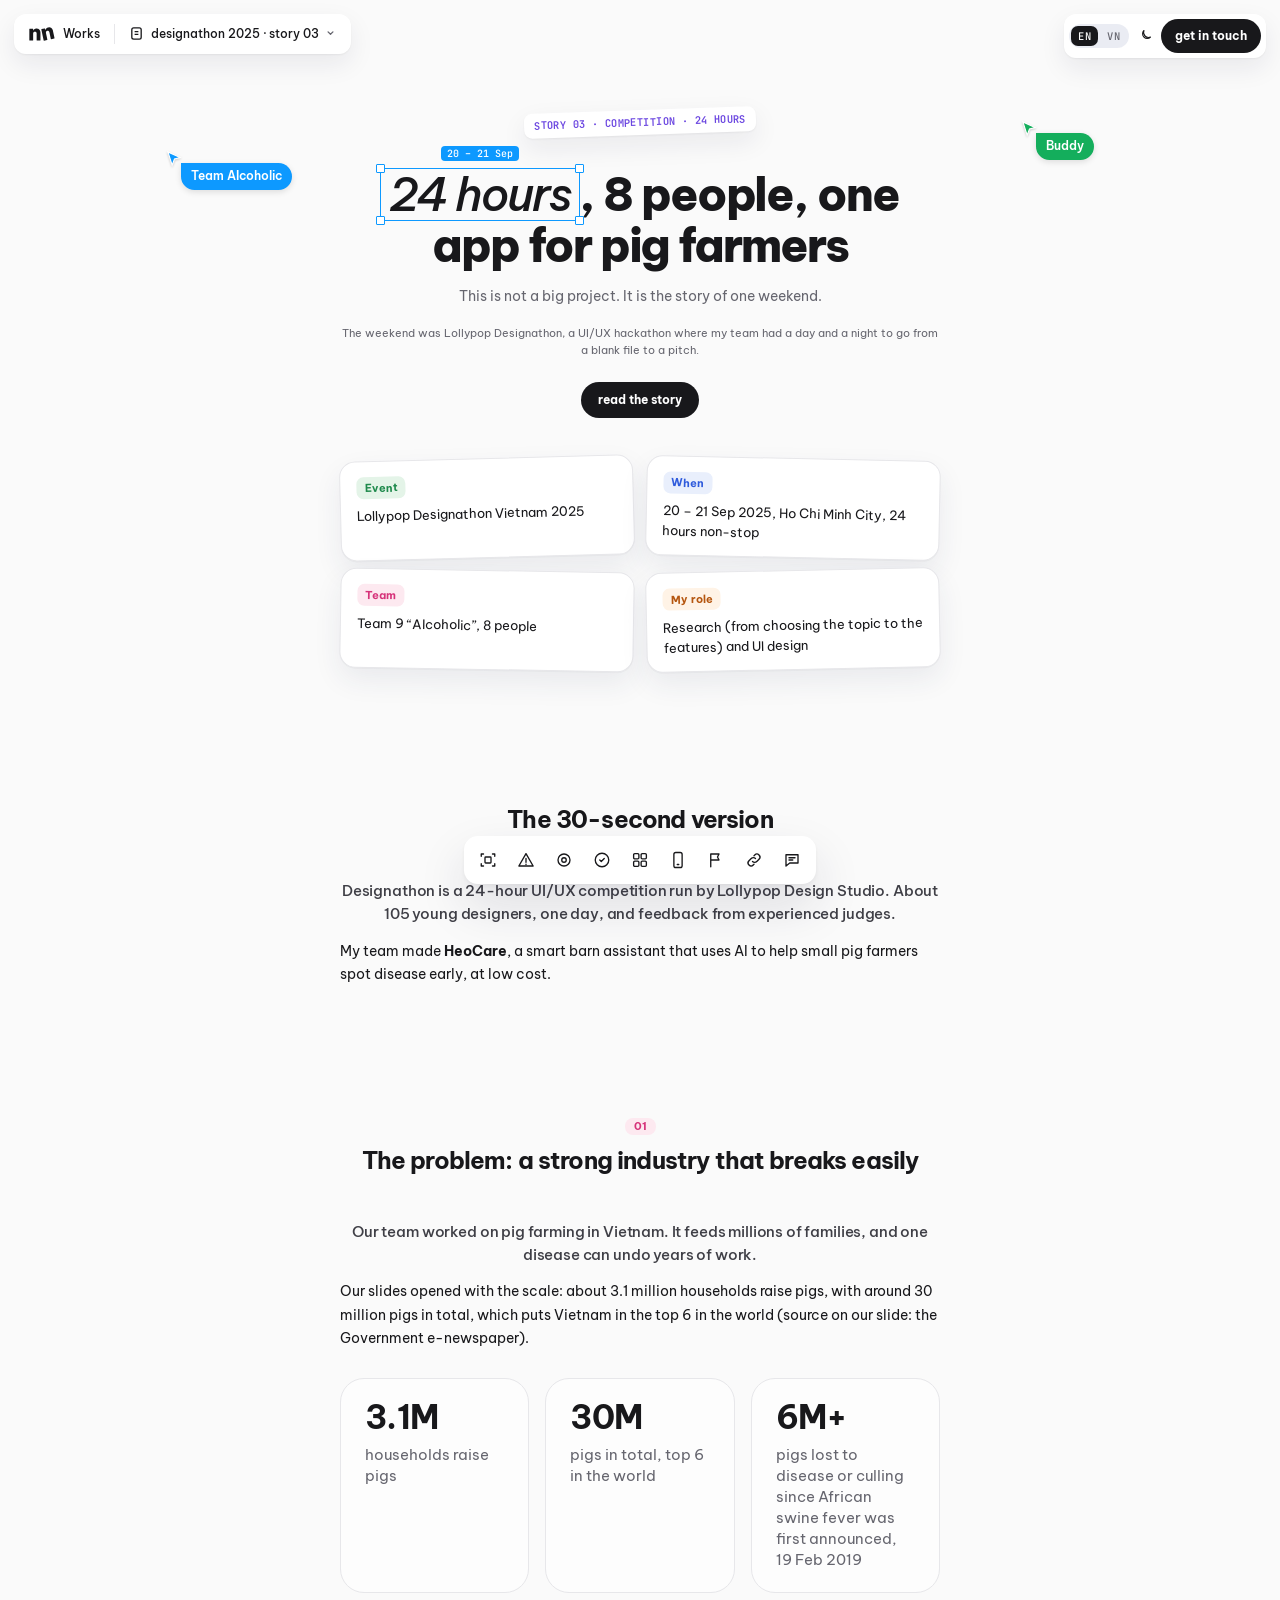
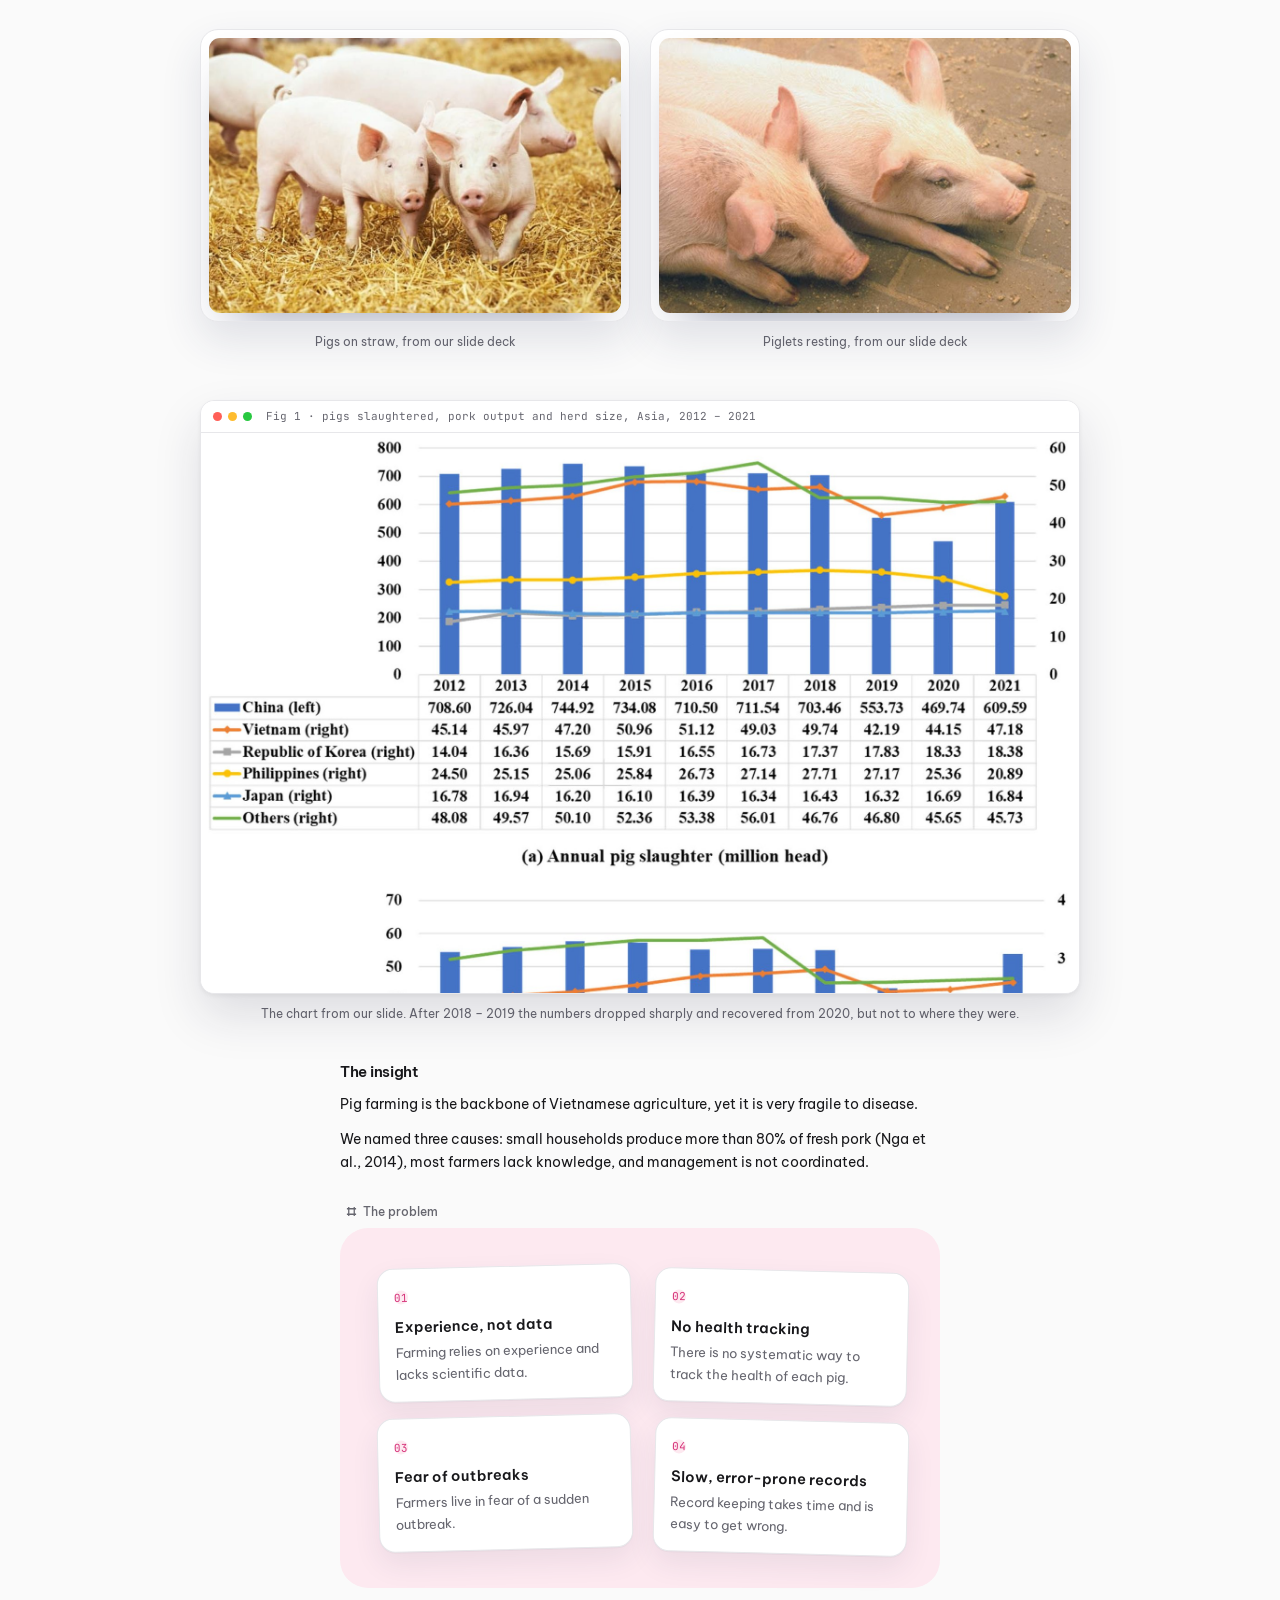
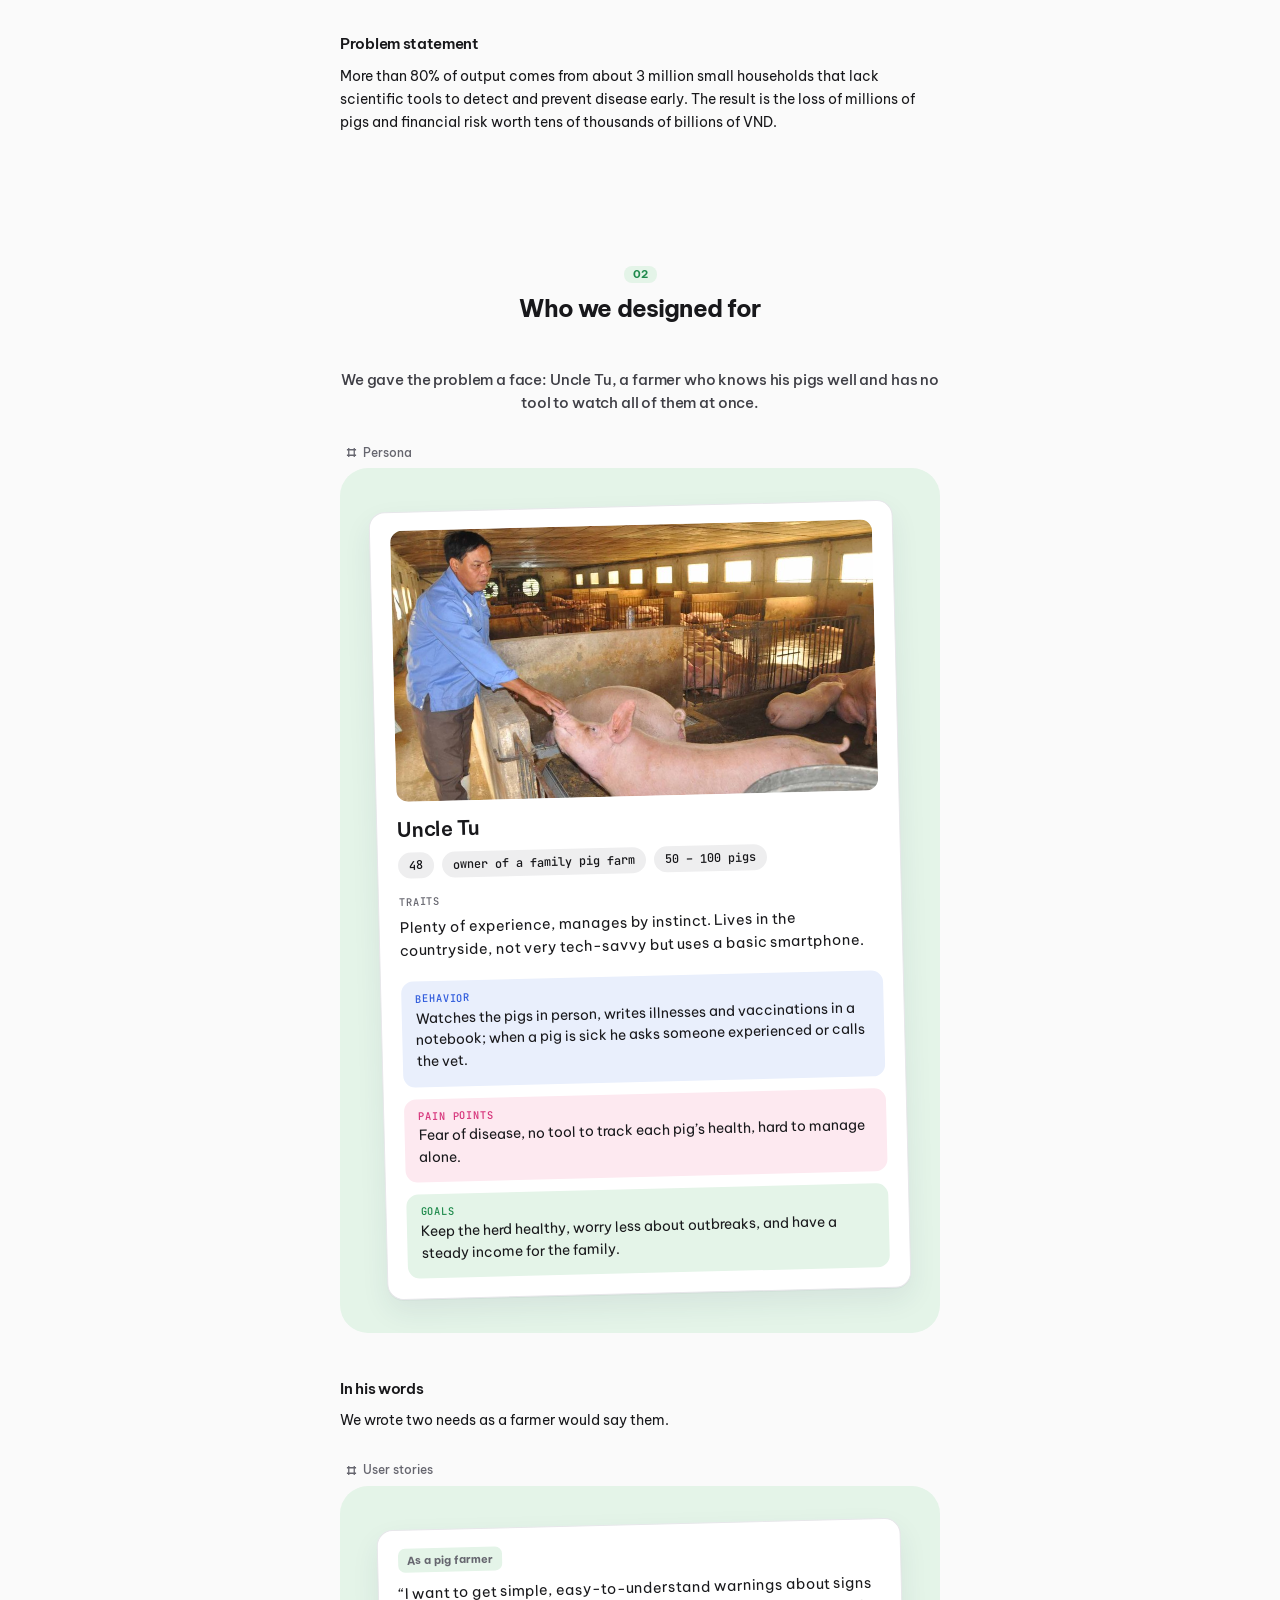
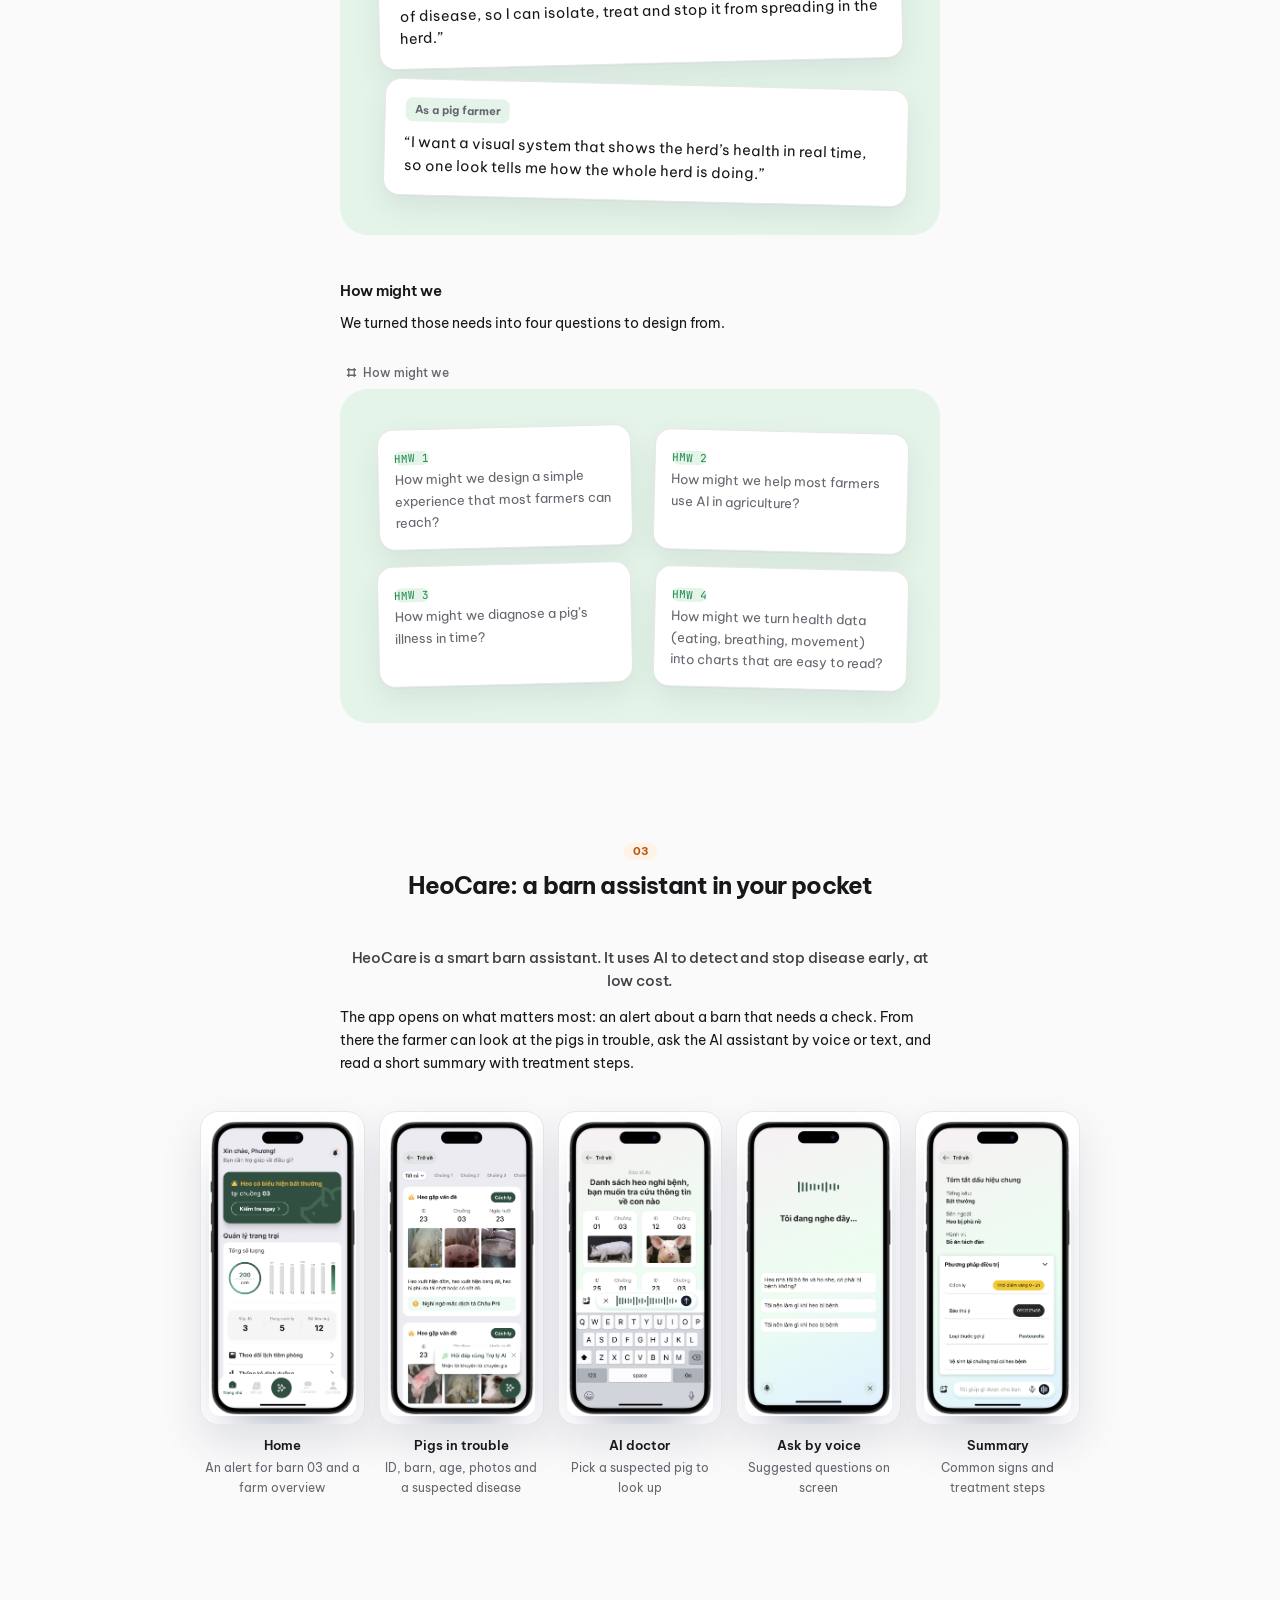
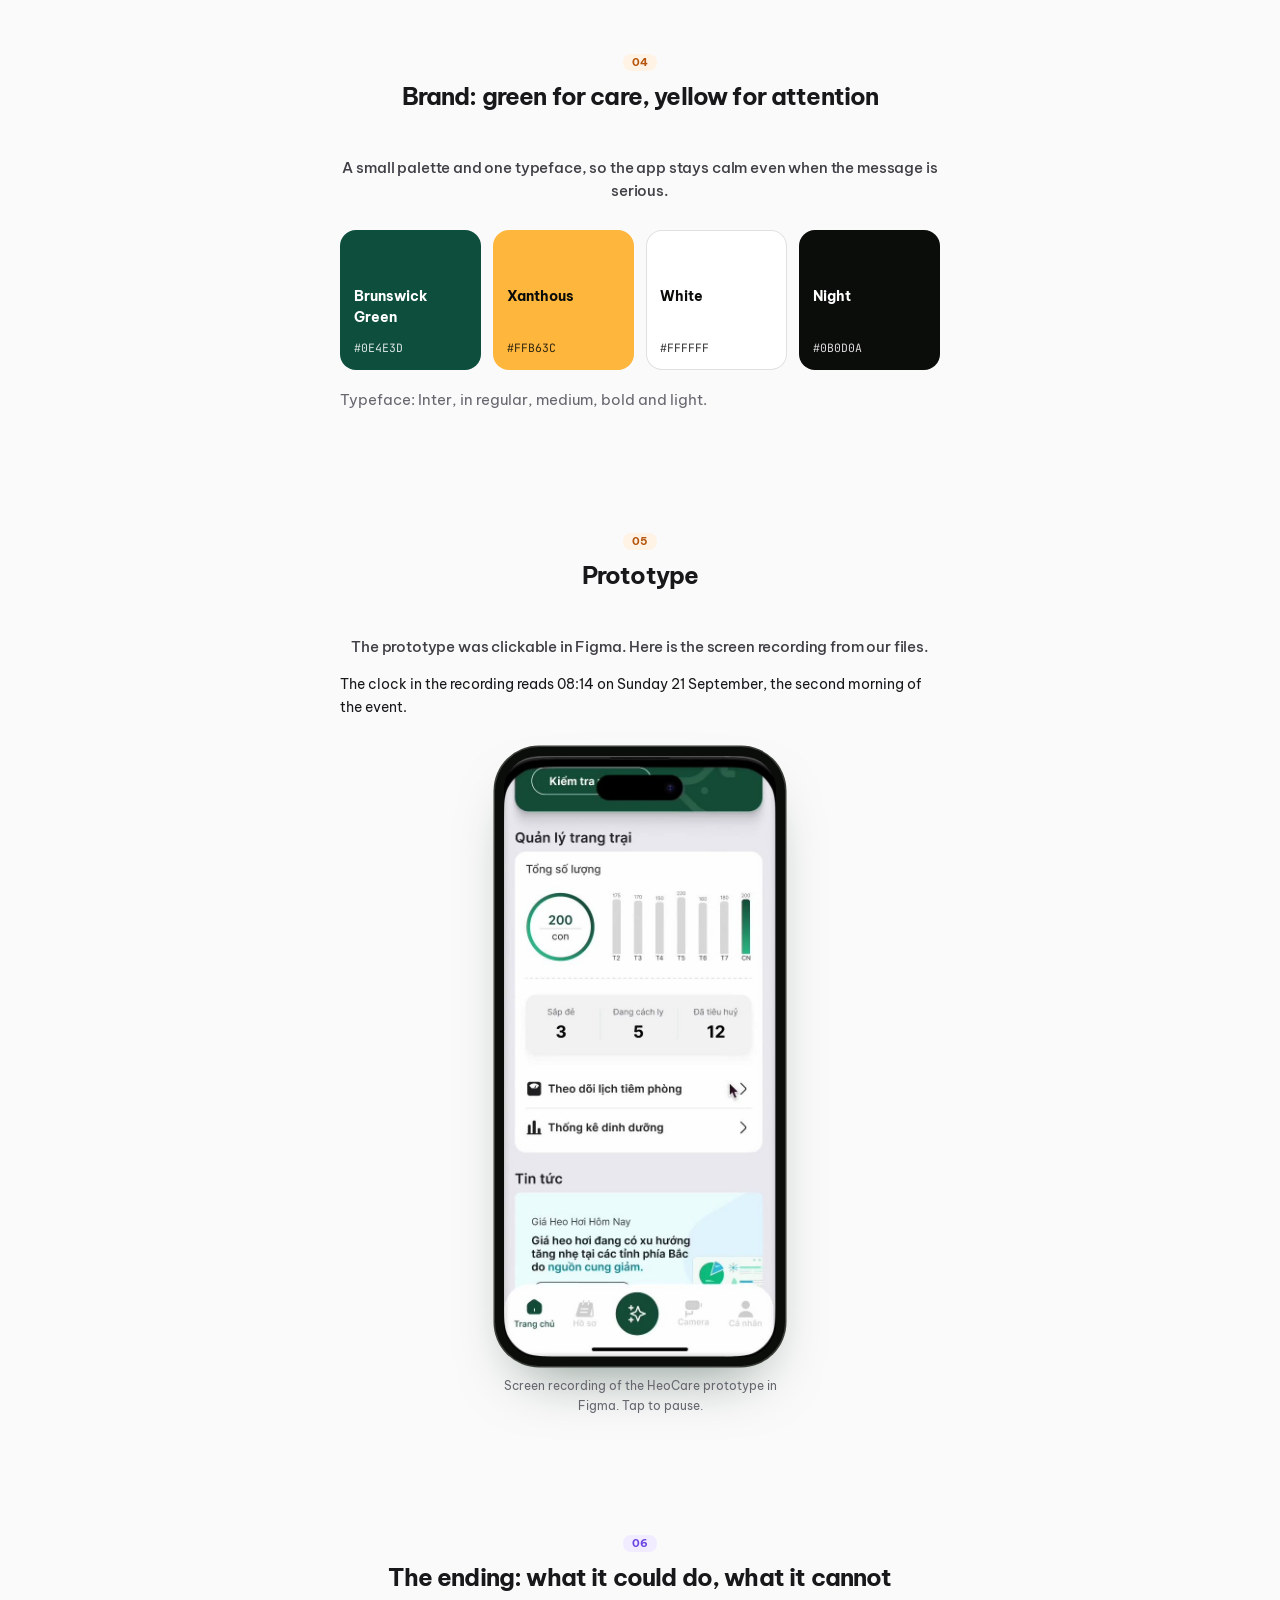
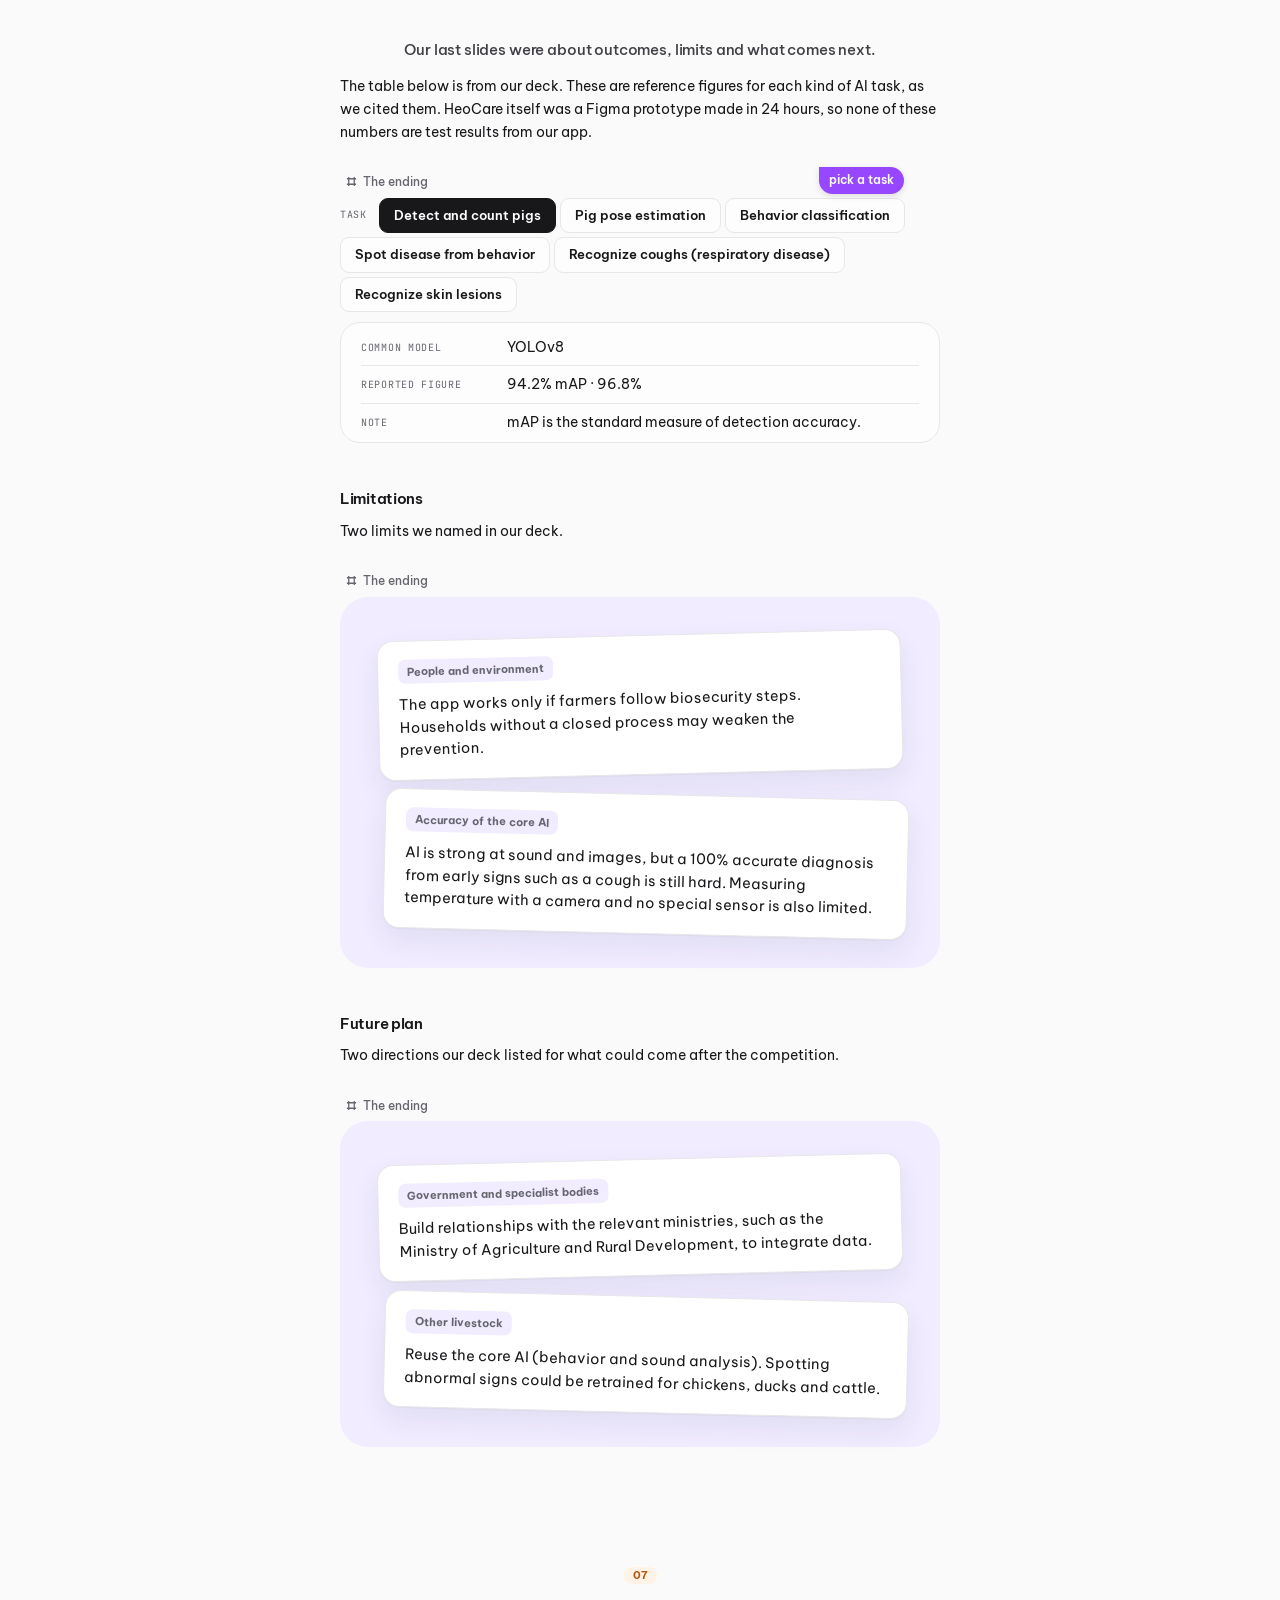
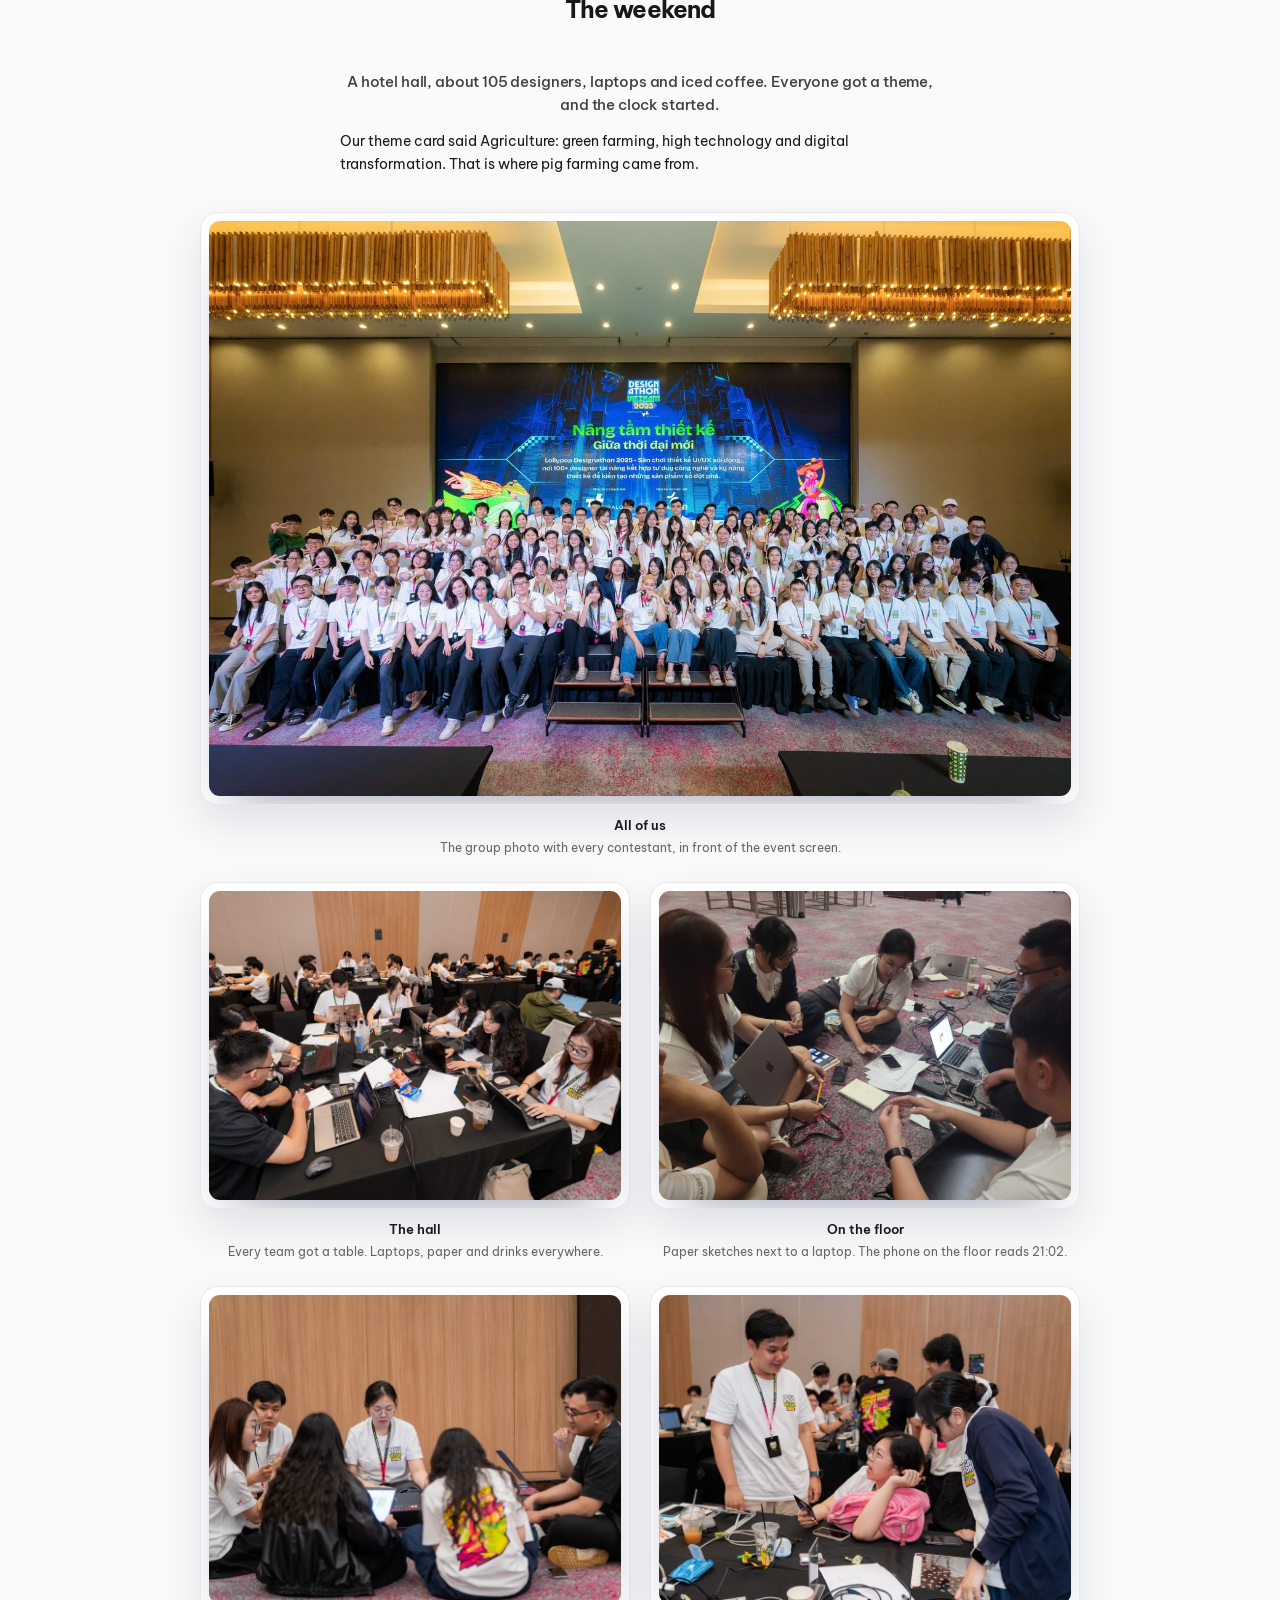
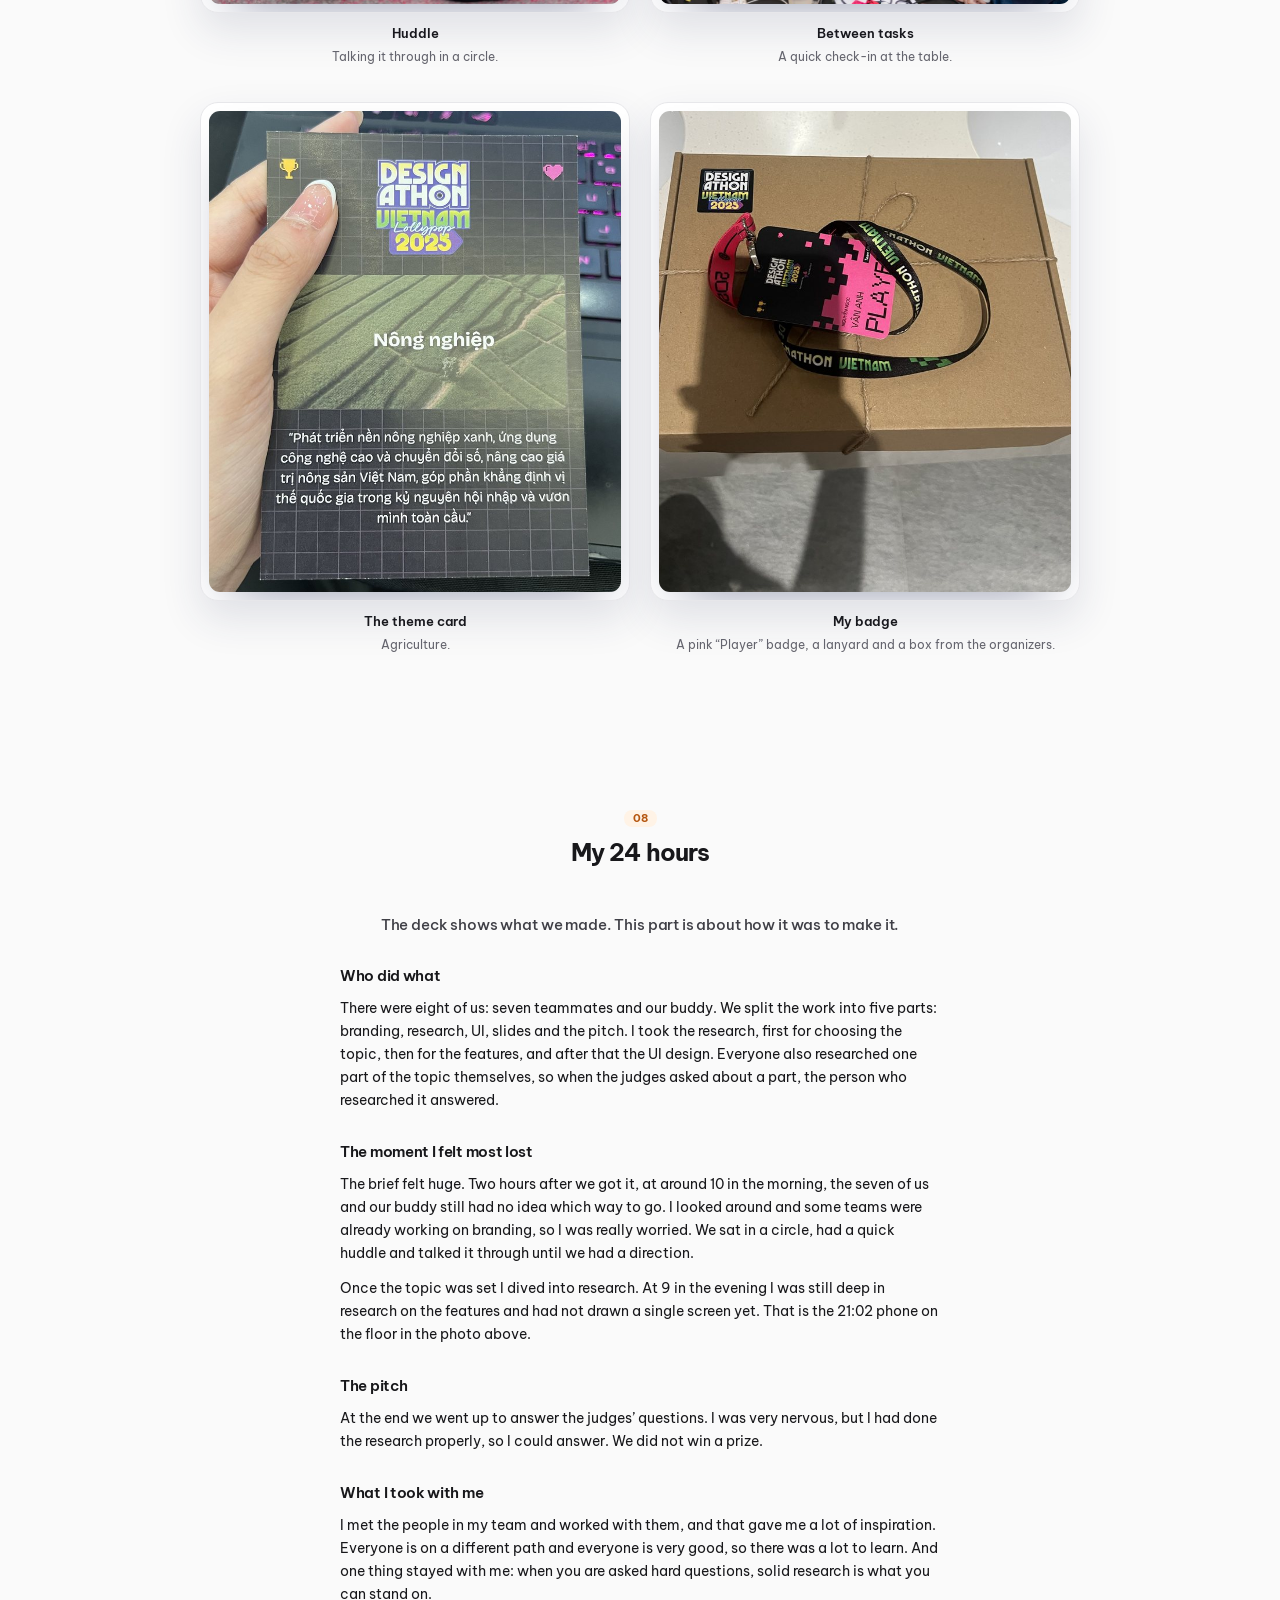
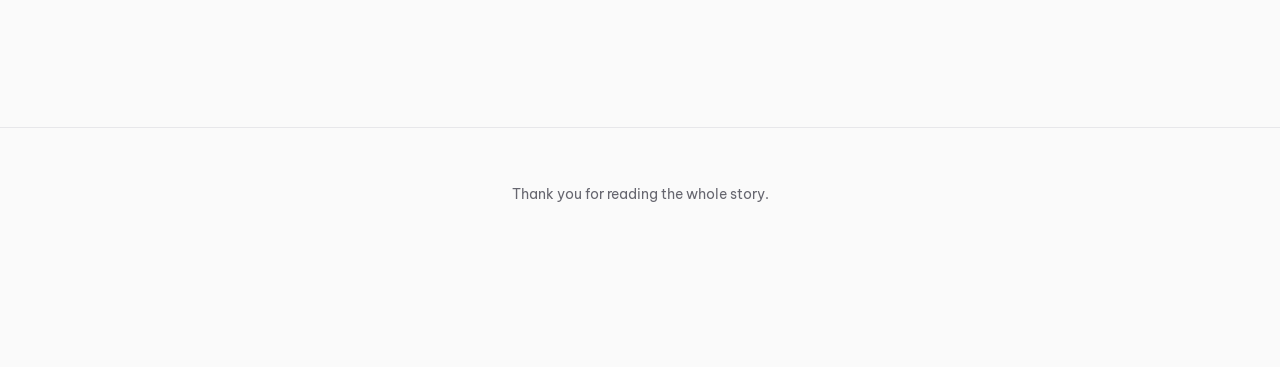
<file: designathon.html>
<!DOCTYPE html>
<html lang="en">
<head>
<meta charset="utf-8">
<meta name="viewport" content="width=device-width, initial-scale=1">
<link rel="icon" href="logo/favicon.ico" sizes="any"><link rel="icon" type="image/png" sizes="32x32" href="logo/nn-icon-32.png"><link rel="apple-touch-icon" href="logo/nn-icon-180.png">
<script src="theme.js?v=20261119"></script>
<title>Designathon 2025 – 24 hours, 8 people, one app for pig farmers</title>
<meta name="description" content="24 hours, 8 people, one app for pig farmers: my weekend at Lollypop Designathon 2025.">
<meta property="og:url" content="https://nnva-portfolio.github.io/designathon.html">
<link rel="canonical" href="https://nnva-portfolio.github.io/designathon.html">
<link rel="alternate" hreflang="en" href="https://nnva-portfolio.github.io/designathon.html">
<link rel="alternate" hreflang="vi" href="https://nnva-portfolio.github.io/designathon-vi.html">
<link rel="alternate" hreflang="x-default" href="https://nnva-portfolio.github.io/designathon.html">
<meta property="og:type" content="website">
<meta property="og:title" content="Designathon 2025 – 24 hours, 8 people, one app for pig farmers">
<meta property="og:description" content="24 hours, 8 people, one app for pig farmers: my weekend at Lollypop Designathon 2025.">
<meta property="og:image" content="https://nnva-portfolio.github.io/cover/designathon.jpg">
<meta property="og:image:width" content="2000">
<meta property="og:image:height" content="1125">
<meta name="twitter:card" content="summary_large_image">
<link rel="preconnect" href="https://fonts.googleapis.com">
<link rel="preconnect" href="https://fonts.gstatic.com" crossorigin>
<link href="https://fonts.googleapis.com/css2?family=Be+Vietnam+Pro:ital,wght@0,400;0,500;0,600;0,700;0,800;1,500;1,600&family=JetBrains+Mono:wght@400;500&display=swap" rel="stylesheet">
<style>
:root{
  --bg:#f4f5f9; --surface:#ffffff; --ink:#0c0f1f; --muted:#555b75; --line:#dfe2ee;
  --accent:#3b4dff; --accent-soft:#e6e9ff; --lime:#c6ff3d; --lime-ink:#1c2a00;
  --warn-bg:#fff6dc; --warn-line:#e7c766; --warn-ink:#6b4c00;
  --hero-bg:#e9ecff; --hero-ink:#0c0f1f; --hero-sub:#4a5070; --hero-line:rgba(12,15,31,.14); --hero-dt:#5a6082; --hero-dd:#14183a;
  --font-display:"Bricolage Grotesque",system-ui,sans-serif;
  --font-body:"Instrument Sans",system-ui,-apple-system,"Segoe UI",sans-serif;
  --font-mono:"JetBrains Mono",ui-monospace,Menlo,monospace;
  --wide:1200px; --text:660px; --gutter:24px;
}
:root[data-theme="dark"]{
  --bg:#0b0e1c; --surface:#141830; --ink:#eef0fb; --muted:#9ba2c2; --line:#272d4d;
  --accent:#8c9bff; --accent-soft:#1f2552; --warn-bg:#2a2410; --warn-line:#5c4a14; --warn-ink:#efd48a;
  --hero-bg:#0b0e22; --hero-ink:#f3f5ff; --hero-sub:#b8bfe0; --hero-line:rgba(255,255,255,.14); --hero-dt:#8d95bb; --hero-dd:#eaedff;
}
*{box-sizing:border-box}
html{scroll-behavior:smooth}
body{margin:0;background:var(--bg);color:var(--ink);font-family:var(--font-body);font-size:18px;line-height:1.75;-webkit-font-smoothing:antialiased}
a{color:var(--accent)}
.wide{max-width:var(--wide);margin:0 auto;padding:0 var(--gutter)}
.text{max-width:calc(var(--text) + var(--gutter)*2);margin:0 auto;padding:0 var(--gutter)}
p{margin:0 0 22px}
h1,h2,h3{font-family:var(--font-display);letter-spacing:-.02em;margin:0}

/* HERO */
.hero{background:var(--hero-bg);color:var(--hero-ink);padding:120px 0 96px;position:relative;overflow:hidden}
.hero::before{content:"";position:absolute;right:-180px;top:-180px;width:560px;height:560px;border-radius:50%;background:radial-gradient(circle,#3b4dff 0%,rgba(59,77,255,0) 65%);opacity:.25}
.hero .wide{position:relative}
.tag{display:inline-block;font-family:var(--font-mono);font-size:13px;letter-spacing:.08em;text-transform:uppercase;color:var(--accent);border:1px solid var(--accent);padding:6px 14px;border-radius:999px;margin-bottom:32px}
.hero h1{font-size:clamp(44px,9vw,116px);line-height:.98;font-weight:800;max-width:14ch}
.hero h1 em{font-style:normal;background:var(--lime);color:var(--lime-ink);padding:0 .12em;border-radius:.12em}
.hero .sub{font-size:clamp(18px,2.2vw,24px);color:var(--hero-sub);max-width:46ch;margin:36px 0 0;line-height:1.5}
.meta{display:grid;grid-template-columns:repeat(4,1fr);gap:32px;margin-top:80px;padding-top:32px;border-top:1px solid var(--hero-line)}
.meta dt{font-family:var(--font-mono);font-size:12px;letter-spacing:.08em;text-transform:uppercase;color:var(--hero-dt);margin-bottom:8px}
.meta dd{margin:0;font-size:16px;line-height:1.5;color:var(--hero-dd)}

/* NAV */
nav.toc{position:sticky;top:0;z-index:5;background:color-mix(in srgb,var(--bg) 90%,transparent);backdrop-filter:blur(10px);border-bottom:1px solid var(--line)}
nav.toc .wide{display:flex;gap:4px;overflow-x:auto;padding-top:10px;padding-bottom:10px;scrollbar-width:none}
nav.toc a{white-space:nowrap;font-size:13px;text-decoration:none;color:var(--muted);padding:6px 12px;border-radius:999px}
nav.toc a:hover{background:var(--surface);color:var(--ink)}

/* SECTIONS */
section{padding:140px 0 0}
.sec-head{display:flex;align-items:baseline;gap:20px;margin-bottom:40px}
.sec-no{font-family:var(--font-display);font-weight:800;font-size:clamp(64px,12vw,140px);line-height:.8;color:transparent;-webkit-text-stroke:1.5px var(--accent);opacity:.9}
h2{font-size:clamp(30px,5vw,56px);line-height:1.05;font-weight:800;max-width:18ch}
.kicker{font-family:var(--font-mono);font-size:13px;letter-spacing:.08em;text-transform:uppercase;color:var(--muted);margin:0 0 14px}
.lede{font-family:var(--font-display);font-size:clamp(22px,3vw,32px);line-height:1.3;font-weight:600;letter-spacing:-.01em;margin-bottom:28px}
h3{font-size:24px;margin:56px 0 14px;font-weight:600}
ul,ol{padding-left:22px;margin:0 0 22px}
li{margin-bottom:10px}

/* PROBLEM */
.layers{display:grid;grid-template-columns:1fr 1fr;gap:24px;margin:56px 0 0}
.layer{background:var(--surface);border:1px solid var(--line);border-radius:24px;padding:36px}
.layer .kicker{color:var(--accent)}
.layer h3{margin:0 0 14px;font-size:22px}
.layer ul{margin:0}
.impact{font-family:var(--font-display);font-size:clamp(22px,3vw,34px);line-height:1.25;font-weight:600;margin-top:64px;max-width:28ch}
.impact span{background:linear-gradient(transparent 62%,var(--lime) 62%);color:var(--ink)}

/* GOALS */
.goals{display:grid;grid-template-columns:repeat(4,1fr);gap:0;border-top:1px solid var(--line);margin-top:48px}
.goal{padding:32px 24px 8px 0;border-right:1px solid var(--line);padding-left:24px}
.goal:first-child{padding-left:0}
.goal:last-child{border-right:0}
.goal b{display:block;font-family:var(--font-display);font-size:22px;line-height:1.25;margin-bottom:10px;font-weight:600}
.goal i{font-style:normal;font-family:var(--font-mono);font-size:13px;color:var(--accent)}
.goal p{font-size:16px;color:var(--muted);margin:0}

/* TABLES */
.tablebox{overflow-x:auto;border:1px solid var(--line);border-radius:24px;background:var(--surface);margin:48px 0}
table{border-collapse:collapse;width:100%;font-size:15px;line-height:1.5}
th,td{text-align:left;padding:18px 20px;border-bottom:1px solid var(--line);vertical-align:top;min-width:150px}
th{font-family:var(--font-mono);font-weight:500;font-size:12px;letter-spacing:.06em;text-transform:uppercase;color:var(--accent);background:var(--accent-soft)}
tr:last-child td{border-bottom:0}
td:first-child{font-weight:600;font-family:var(--font-display);font-size:17px}
table.compact th,table.compact td{min-width:0}

/* FLOW REORDER */
.track{display:grid;grid-template-columns:repeat(6,1fr);gap:10px;margin:14px 0}
.track div{background:var(--surface);border:1px solid var(--line);border-radius:16px;padding:16px 14px;font-size:14px;line-height:1.35;min-height:96px}
.track div small{display:block;font-family:var(--font-mono);font-size:11px;color:var(--muted);margin-bottom:6px}
.track.after div.moved{background:var(--lime);border-color:var(--lime);color:var(--lime-ink)}
.track.after div.moved small{color:var(--lime-ink);opacity:.7}
.track-label{font-family:var(--font-mono);font-size:12px;letter-spacing:.08em;text-transform:uppercase;color:var(--muted);margin:36px 0 4px}
.pull{border-left:6px solid var(--lime);padding:6px 0 6px 28px;margin:64px 0;font-family:var(--font-display);font-size:clamp(20px,2.6vw,28px);line-height:1.35;font-weight:600}
.pull small{display:block;font-family:var(--font-mono);font-size:12px;letter-spacing:.08em;text-transform:uppercase;color:var(--muted);margin-bottom:10px;font-weight:400}

/* FIGURES */
figure{margin:0}
.shot{margin:72px 0}
.shot .frame{background:linear-gradient(135deg,var(--accent-soft),var(--surface));border:1px solid var(--line);border-radius:32px;padding:clamp(16px,4vw,56px)}
.shot img{width:100%;height:auto;display:block;border-radius:16px;box-shadow:0 30px 60px -30px rgba(12,15,31,.35);background:#fff}
.shot video{width:100%;height:auto;display:block;border-radius:16px;box-shadow:0 30px 60px -30px rgba(12,15,31,.35);background:#f7f8fc}
.shot.narrow .frame{max-width:860px;margin:0 auto}
.shot figcaption{margin-top:16px;font-family:var(--font-mono);font-size:13px;color:var(--muted)}
.stage{display:flex;flex-wrap:wrap;gap:8px;margin:0 0 20px}
.stage span{font-size:14px;padding:7px 14px;border-radius:999px;background:var(--surface);border:1px solid var(--line)}
.stage.new span{background:var(--accent);border-color:var(--accent);color:#fff}

/* ITERATION */
.decision{display:grid;grid-template-columns:1fr 1fr 1fr;gap:0;background:var(--surface);border:1px solid var(--line);border-radius:28px;overflow:hidden;margin:40px 0}
.decision>div{padding:32px}
.decision>div+div{border-left:1px solid var(--line)}
.decision .kicker{color:var(--accent);margin-bottom:12px}
.decision p{font-size:16px;margin:0}
.decision .no{display:inline-block;background:var(--lime);color:var(--lime-ink);font-weight:600;font-size:13px;padding:2px 10px;border-radius:999px;margin-right:6px}

/* BARS */
.bars{background:var(--surface);border:1px solid var(--line);border-radius:28px;padding:36px;margin:48px 0}
.bar-row{display:grid;grid-template-columns:90px 1fr;gap:20px;align-items:center;margin-bottom:18px}
.bar-row:last-child{margin-bottom:0}
.bar-row b{font-family:var(--font-mono);font-size:14px;font-weight:500}
.bar{height:36px;border-radius:10px;background:var(--line);position:relative;overflow:hidden}
.bar i{position:absolute;left:0;top:0;bottom:0;background:var(--accent-soft);border-right:2px dashed var(--accent)}
.bar em{position:absolute;left:0;top:0;bottom:0;background:var(--accent);border-radius:10px 0 0 10px;display:flex;align-items:center;padding-left:14px;font-style:normal;font-size:13px;color:#fff;font-family:var(--font-mono);white-space:nowrap}
.legend{display:flex;gap:20px;flex-wrap:wrap;margin-top:20px;font-size:13px;color:var(--muted)}
.legend span::before{content:"";display:inline-block;width:12px;height:12px;border-radius:3px;margin-right:8px;vertical-align:-1px;background:var(--accent-soft);border:1px solid var(--accent)}
.legend span.n::before{background:var(--accent)}

/* TODO */
.todo{background:var(--warn-bg);border:1.5px dashed var(--warn-line);color:var(--warn-ink);border-radius:20px;padding:20px 24px;font-size:16px;line-height:1.55;margin:48px 0}
.todo b{display:block;font-family:var(--font-mono);font-size:12px;letter-spacing:.08em;text-transform:uppercase;margin-bottom:6px}

.sources{font-size:15px}
.sources li{word-break:break-word}
.decision{gap:18px !important}
.decision>div+div{border-left:0 !important;border-top:0 !important}
.kpis{display:grid;grid-template-columns:repeat(3,1fr);gap:16px;margin:28px 0 8px}
.kpi{background:var(--surface);border:1px solid var(--line);border-radius:24px;padding:22px 24px}
.kpi b{display:block;white-space:nowrap;font-family:var(--font-display);font-size:clamp(30px,2.6vw,38px);line-height:1;letter-spacing:-.02em;margin-bottom:10px}
.kpi span{display:block;font-size:14.5px;line-height:1.45;color:var(--muted)}
.kpi-note{font-size:15px;color:var(--muted);margin:14px 0 0}
@media(max-width:860px){.kpis{grid-template-columns:1fr}}
footer{margin-top:160px;padding:48px 0 72px;border-top:1px solid var(--line);color:var(--muted);font-size:14px}
.themebtn{position:fixed;right:16px;bottom:16px;z-index:10;border:1px solid var(--line);background:var(--surface);color:var(--ink);border-radius:999px;padding:8px 14px;font:inherit;font-size:13px;cursor:pointer}

@media(max-width:860px){
  .meta{grid-template-columns:1fr 1fr;gap:24px}
  .layers,.decision{grid-template-columns:1fr}
  .decision>div+div{border-left:0;border-top:1px solid var(--line)}
  .goals{grid-template-columns:1fr 1fr}
  .goal{border-right:0;padding-left:0;border-bottom:1px solid var(--line);padding-bottom:24px}
  .track{grid-template-columns:1fr 1fr 1fr}
}
@media(max-width:420px){
  body{font-size:17px}
  section{padding-top:96px}
  .meta,.goals,.track{grid-template-columns:1fr}
  .sec-head{flex-direction:column;gap:12px}
  .bar-row{grid-template-columns:1fr;gap:6px}
  .layer,.bars,.decision>div{padding:24px}
}
</style>
<link rel="stylesheet" href="combo.css?v=20261119">

<link rel="stylesheet" href="playful.css?v=20261119">
<link rel="stylesheet" href="figjam.css?v=20261124b">
<style id="fx-css">
/* ===== flow diagrams (FigJam-style, one kit for every flow) ===== */
.fx{width:100%;height:auto;display:block;--fx-line:#d8dae5;--fx-edge:#8a8fa5;--fx-sec:.5}
:root[data-theme="dark"] .fx{--fx-line:rgba(255,255,255,.16);--fx-edge:#8990ad;--fx-sec:.55}
.fx text{font-family:var(--font-body);fill:var(--ink)}
.fx .k{font-family:var(--font-mono);font-size:9.5px;font-weight:500;letter-spacing:.7px;fill:var(--muted)}
.fx .t{font-size:13px;font-weight:600}
.fx .d{font-size:12px;fill:var(--ink2)}
.fx .q{font-size:12px;font-weight:600}
.fx .bx{stroke-width:1.4}
.fx .n-step .bx,.fx .lg.n-step-b{fill:var(--card);stroke:var(--fx-line)}
.fx .n-start .bx{fill:var(--card);stroke:var(--fx-edge);stroke-dasharray:4 4}
.fx .n-q .bx,.fx .lg.n-q-b,.fx .n-rule .bx,.fx .lg.n-rule-b{fill:var(--p-blue);stroke:var(--i-blue)}
.fx .n-rule .bx,.fx .lg.n-rule-b{stroke:var(--p-blue-2)}
.fx .n-rule .k{fill:var(--i-blue)}
.fx .n-ok .bx,.fx .lg.n-ok-b{fill:var(--p-mint);stroke:var(--i-mint)}
.fx .n-ok .k{fill:var(--i-mint)}
.fx .n-bad .bx,.fx .lg.n-bad-b{fill:var(--p-pink);stroke:var(--p-pink-2)}
.fx .n-bad .k{fill:var(--i-pink)}
.fx .n-edge .bx,.fx .lg.n-edge-b{fill:var(--p-peach);stroke:var(--p-peach-2)}
.fx .n-edge .k{fill:var(--i-peach)}
.fx .n-note .bx,.fx .lg.n-note-b{fill:var(--p-violet-2);stroke:none}
.fx .n-note .d{fill:var(--ink)}
.fx .ed{fill:none;stroke:var(--fx-edge);stroke-width:1.5}
.fx .e-yes{stroke:var(--i-mint)}.fx .e-no{stroke:var(--i-pink)}.fx .e-dash{stroke-dasharray:4 4}
.fx .mk-n{fill:var(--fx-edge)}.fx .mk-yes{fill:var(--i-mint)}.fx .mk-no{fill:var(--i-pink)}
.fx .el{font-size:11px;font-weight:600;fill:var(--muted);paint-order:stroke;stroke:var(--card);stroke-width:4px;stroke-linejoin:round}
.fx .l-yes{fill:var(--i-mint)}.fx .l-no{fill:var(--i-pink)}
.fx .sec rect{fill:var(--sc);fill-opacity:var(--fx-sec);stroke:var(--sc2);stroke-width:1}
.fx .sec .sl{font-size:11.5px;font-weight:600;fill:var(--si)}
.fx .c-blue{--sc:var(--p-blue);--sc2:var(--p-blue-2);--si:var(--i-blue)}
.fx .c-pink{--sc:var(--p-pink);--sc2:var(--p-pink-2);--si:var(--i-pink)}
.fx .c-peach{--sc:var(--p-peach);--sc2:var(--p-peach-2);--si:var(--i-peach)}
.fx .c-mint{--sc:var(--p-mint);--sc2:var(--p-mint-2);--si:var(--i-mint)}
.fx .c-violet{--sc:var(--p-violet);--sc2:var(--p-violet-2);--si:var(--i-violet)}
.fx .lt{font-size:11px;fill:var(--muted)}
.fx .lg{stroke-width:1.2}
.lb .lb-svg .fx{min-width:1120px}


.shot:has(.fx){--figw:min(1180px,calc(100vw - 48px))}

/* mobile: the same flow as a nested list; the diagram opens in the lightbox */
.fo{display:none;text-align:left;font-size:13px;line-height:1.45;color:var(--ink)}
@media(max-width:860px){.shot .frame:has(>.fo){position:relative}.shot .frame>.fx{position:absolute;left:0;top:0;width:1px !important;height:1px;min-width:0 !important;opacity:0;pointer-events:none}.shot .frame>.fo{display:block}.shot .frame:has(>.fo){padding:14px !important}}
.fo ul{list-style:none;margin:0;padding:0}
.fo li{position:relative;margin:0;padding:0}
.fo li+li{margin-top:12px}
.fo>ul>li+li:not(.fo-s)::before,.fo ul ul>li+li:not(.fo-s)::before{content:"";position:absolute;left:16px;top:-12px;height:12px;border-left:1.5px solid var(--fx-edge,#8a8fa5);opacity:.6}
.fo ul ul{margin:10px 0 2px 16px;padding-left:12px;border-left:1.5px dashed var(--card-line,#e2e3ea)}
:root[data-theme="dark"] .fo ul ul{border-left-color:rgba(255,255,255,.16)}
.fo-c{display:block;border:1.4px solid #d8dae5;background:var(--card);border-radius:12px;padding:10px 12px}
:root[data-theme="dark"] .fo-c{border-color:rgba(255,255,255,.16)}
.fo-c small{display:block;font:500 9.5px/1.4 var(--font-mono);letter-spacing:.07em;text-transform:uppercase;color:var(--muted);margin-bottom:3px}
.fo-c b{display:block;font-weight:600;font-size:13.5px;line-height:1.35}
.fo-c span{display:block;font-size:12.5px;color:var(--ink2);margin-top:3px}
.fo-c.k-q{background:var(--p-blue);border-color:var(--i-blue);border-radius:999px;padding:9px 16px}
.fo-c.k-q b::before{content:"◇ ";color:var(--i-blue)}
.fo-c.k-rule{background:var(--p-blue);border-color:var(--p-blue-2)}.fo-c.k-rule small{color:var(--i-blue)}
.fo-c.k-ok{background:var(--p-mint);border-color:var(--i-mint)}.fo-c.k-ok small{color:var(--i-mint)}
.fo-c.k-bad{background:var(--p-pink);border-color:var(--p-pink-2)}.fo-c.k-bad small{color:var(--i-pink)}
.fo-c.k-edge{background:var(--p-peach);border-color:var(--p-peach-2)}.fo-c.k-edge small{color:var(--i-peach)}
.fo-c.k-start{border-style:dashed;border-color:var(--muted);border-radius:999px;text-align:center}
.fo-l{display:inline-block;font-style:normal;font-weight:600;font-size:11px;line-height:1;padding:4px 8px;border-radius:999px;margin:0 0 6px;background:var(--card);border:1px solid #d8dae5;color:var(--muted)}
:root[data-theme="dark"] .fo-l{border-color:rgba(255,255,255,.16)}
.fo-l.l-yes{color:var(--i-mint);border-color:var(--i-mint)}.fo-l.l-no{color:var(--i-pink);border-color:var(--i-pink)}
.fo-r em{font-style:normal;font-size:12px;color:var(--muted);margin-left:6px}
.fo-r .fo-l{margin-bottom:0}
.fo .fo-s{font-size:11.5px;font-weight:600;color:var(--si);margin-top:18px;padding:0 2px}
.fo>ul>.fo-s:first-child{margin-top:0}
.fo .fo-s.c-blue{--si:var(--i-blue)}.fo .fo-s.c-pink{--si:var(--i-pink)}.fo .fo-s.c-peach{--si:var(--i-peach)}.fo .fo-s.c-mint{--si:var(--i-mint)}.fo .fo-s.c-violet{--si:var(--i-violet)}
.fo-n{margin:14px 0 0 !important;background:var(--p-violet-2);border-radius:6px;padding:9px 12px;font-size:12.5px !important;rotate:-.6deg}
.fo-h{margin:14px 0 0 !important;text-align:center;font-size:11.5px !important;color:var(--muted)}
.fo-h::before{content:"⤢ "}
</style>
<style>.ba-view[hidden],.sf-v[hidden]{display:none !important}</style>
<link rel="stylesheet" href="ds.css?v=20261119b">
<link rel="stylesheet" href="rhythm.css?v=20261124e">
</head>
<body data-cs="peach" data-file="designathon 2025 · story 03" data-sel="20 – 21 Sep" data-cursors="Team AIcoholic|Buddy">
<nav class="top ctl" aria-label="Language and theme"><div><span class='lang'><a class='on' aria-current='true'>EN</a><a href='designathon-vi.html'>VN</a></span><button class='mode' id='theme' type='button' aria-label='Switch light and dark mode'><svg class='moon' viewBox='0 0 24 24' aria-hidden='true'><path d='M20 14.5A8 8 0 0 1 9.5 4a7 7 0 1 0 10.5 10.5z'/></svg><svg class='sun' viewBox='0 0 24 24' aria-hidden='true'><circle cx='12' cy='12' r='4'/><path d='M12 2v2M12 20v2M2 12h2M20 12h2M4.9 4.9l1.4 1.4M17.7 17.7l1.4 1.4M4.9 19.1l1.4-1.4M17.7 6.3l1.4-1.4'/></svg></button></div></nav>

<header class="hero">
  <div class="wide">
    <p class="crumb"><a href="index.html#work" class="cur" aria-current="page">Works</a><span>/</span><b>Designathon 2025</b></p>
    <span class="tag">Story 03 · Competition · 24 hours</span>
    <h1><em>24 hours</em>, 8 people, one app for pig farmers</h1>
    <p class="sub">This is not a big project. It is the story of one weekend.<span class="more">The weekend was Lollypop Designathon, a UI/UX hackathon where my team had a day and a night to go from a blank file to a pitch.</span></p>
    <p class="hero-cta"><a class="pill" href="#tldr">read the story</a></p>
    <dl class="meta">
      <div><dt>Event</dt><dd>Lollypop Designathon Vietnam 2025</dd></div>
      <div><dt>When</dt><dd>20 – 21 Sep 2025, Ho Chi Minh City, 24 hours non-stop</dd></div>
      <div><dt>Team</dt><dd>Team 9 “AIcoholic”, 8 people</dd></div>
      <div><dt>My role</dt><dd>Research (from choosing the topic to the features) and UI design</dd></div>
    </dl>
  </div>
</header>

<nav class="toc" aria-label="On this page"><button class="toc-btn" type="button">On this page</button><div class="side-info"><p class="side-name">Designathon 2025</p><p class="side-kind">Story · Competition · 24 hours</p><dl class="side-meta"><div><dt>Event</dt><dd>Lollypop Designathon Vietnam 2025</dd></div>
      <div><dt>When</dt><dd>20 – 21 Sep 2025, Ho Chi Minh City, 24 hours non-stop</dd></div>
      <div><dt>Team</dt><dd>Team 9 “AIcoholic”, 8 people</dd></div>
      <div><dt>My role</dt><dd>Research (from choosing the topic to the features) and UI design</dd></div></dl></div><p class="toc-title">On this page</p><div class="toc-list"><a href="#tldr" data-ic="0">Summary</a><a href="#brief" data-ic="1">The problem</a><a href="#users" data-ic="2">Users and HMW</a><a href="#solution" data-ic="7">HeoCare</a><a href="#brand" data-ic="14">Brand</a><a href="#proto" data-ic="12">Prototype</a><a href="#pitch" data-ic="8">The ending</a><a href="#event" data-ic="9">The weekend</a><a href="#feel" data-ic="10">My 24 hours</a></div></nav>

<main>
<section id="tldr">
  <div class="wide"><div class="sec-head"><h2>The 30-second version</h2></div></div>
  <div class="text">
    <p class="lede">Designathon is a 24-hour UI/UX competition run by Lollypop Design Studio. About 105 young designers, one day, and feedback from experienced judges.</p>
    <p>My team made <b>HeoCare</b>, a smart barn assistant that uses AI to help small pig farmers spot disease early, at low cost.</p>
  </div>
</section>
<section id="brief">
  <div class="wide"><div class="sec-head"><span class="sec-no">01</span><h2>The problem: a strong industry that breaks easily</h2></div></div>
  <div class="text">
    <p class="lede">Our team worked on pig farming in Vietnam. It feeds millions of families, and one disease can undo years of work.</p>
    <p>Our slides opened with the scale: about 3.1 million households raise pigs, with around 30 million pigs in total, which puts Vietnam in the top 6 in the world (source on our slide: the Government e-newspaper).</p>
  </div>
  <div class="wide">
    <div class="kpis">
      <div class="kpi"><b>3.1M</b><span>households raise pigs</span></div>
      <div class="kpi"><b>30M</b><span>pigs in total, top 6 in the world</span></div>
      <div class="kpi"><b>6M+</b><span>pigs lost to disease or culling since African swine fever was first announced, 19 Feb 2019</span></div>
    </div>
  </div>
<div class="shots c2"><figure class="shot r32"><div class="frame"><img src="dt/pigs1.jpg" width="900" height="628" alt="Pigs in a farm" loading="lazy"></div><figcaption>Pigs on straw, from our slide deck</figcaption></figure><figure class="shot r32"><div class="frame"><img src="dt/pigs2.jpg" width="900" height="589" alt="Pigs resting" loading="lazy"></div><figcaption>Piglets resting, from our slide deck</figcaption></figure></div>
<figure class="shot"><div class="frame bw"><div class="chrome"><i></i><i></i><i></i><span>Fig 1 · pigs slaughtered, pork output and herd size, Asia, 2012 – 2021</span></div><div class="scroll"><img src="dt/chart.jpg" width="1100" height="1694" alt="Charts comparing slaughter, pork production and pig stock in some Asian countries, 2012 to 2021" loading="lazy"></div></div><figcaption>The chart from our slide. After 2018 – 2019 the numbers dropped sharply and recovered from 2020, but not to where they were.</figcaption></figure>
  <div class="text">
    <h3>The insight</h3>
    <p>Pig farming is the backbone of Vietnamese agriculture, yet it is very fragile to disease.</p>
    <p>We named three causes: small households produce more than 80% of fresh pork (Nga et al., 2014), most farmers lack knowledge, and management is not coordinated.</p>
  </div>
  <div class="wide">
    <div class="goals">
      <div class="goal"><i>01</i><b>Experience, not data</b><p>Farming relies on experience and lacks scientific data.</p></div>
      <div class="goal"><i>02</i><b>No health tracking</b><p>There is no systematic way to track the health of each pig.</p></div>
      <div class="goal"><i>03</i><b>Fear of outbreaks</b><p>Farmers live in fear of a sudden outbreak.</p></div>
      <div class="goal"><i>04</i><b>Slow, error-prone records</b><p>Record keeping takes time and is easy to get wrong.</p></div>
    </div>
  </div>
  <div class="text">
    <h3>Problem statement</h3>
    <p>More than 80% of output comes from about 3 million small households that lack scientific tools to detect and prevent disease early. The result is the loss of millions of pigs and financial risk worth tens of thousands of billions of VND.</p>
  </div>
</section>
<section id="users">
  <div class="wide"><div class="sec-head"><span class="sec-no">02</span><h2>Who we designed for</h2></div></div>
  <div class="text">
    <p class="lede">We gave the problem a face: Uncle Tu, a farmer who knows his pigs well and has no tool to watch all of them at once.</p>
  </div>
  <div class="wide">
    <div class="layers rich" data-fname="Persona"><div class="layer per">
      <div class="ph"><img src="dt/persona.jpg" width="900" height="598" alt="A farmer tending pigs in a barn" loading="lazy"></div>
      <div class="who"><h3>Uncle Tu</h3><ul class="chips"><li>48</li><li>owner of a family pig farm</li><li>50 – 100 pigs</li></ul><p class="lab">Traits</p><p class="t">Plenty of experience, manages by instinct. Lives in the countryside, not very tech-savvy but uses a basic smartphone.</p></div>
      <div class="notes">
        <div class="note bh"><p class="lab">Behavior</p><p>Watches the pigs in person, writes illnesses and vaccinations in a notebook; when a pig is sick he asks someone experienced or calls the vet.</p></div>
        <div class="note pn"><p class="lab">Pain points</p><p>Fear of disease, no tool to track each pig’s health, hard to manage alone.</p></div>
        <div class="note gl"><p class="lab">Goals</p><p>Keep the herd healthy, worry less about outbreaks, and have a steady income for the family.</p></div>
      </div></div></div>
  </div>
  <div class="text">
    <h3>In his words</h3>
    <p>We wrote two needs as a farmer would say them.</p>
  </div>
  <div class="wide">
    <div class="layers rich" data-fname="User stories">
      <div class="layer"><p class="kicker">As a pig farmer</p><p>“I want to get simple, easy-to-understand warnings about signs of disease, so I can isolate, treat and stop it from spreading in the herd.”</p></div>
      <div class="layer"><p class="kicker">As a pig farmer</p><p>“I want a visual system that shows the herd’s health in real time, so one look tells me how the whole herd is doing.”</p></div>
    </div>
  </div>
  <div class="text">
    <h3>How might we</h3>
    <p>We turned those needs into four questions to design from.</p>
  </div>
  <div class="wide">
    <div class="goals" data-fname="How might we">
      <div class="goal"><i>HMW 1</i><p>How might we design a simple experience that most farmers can reach?</p></div>
      <div class="goal"><i>HMW 2</i><p>How might we help most farmers use AI in agriculture?</p></div>
      <div class="goal"><i>HMW 3</i><p>How might we diagnose a pig’s illness in time?</p></div>
      <div class="goal"><i>HMW 4</i><p>How might we turn health data (eating, breathing, movement) into charts that are easy to read?</p></div>
    </div>
  </div>
</section>
<section id="solution">
  <div class="wide"><div class="sec-head"><span class="sec-no">03</span><h2>HeoCare: a barn assistant in your pocket</h2></div></div>
  <div class="text">
    <p class="lede">HeoCare is a smart barn assistant. It uses AI to detect and stop disease early, at low cost.</p>
    <p>The app opens on what matters most: an alert about a barn that needs a check. From there the farmer can look at the pigs in trouble, ask the AI assistant by voice or text, and read a short summary with treatment steps.</p>
  </div>
<div class="shots c5"><figure class="shot"><div class="frame"><img src="dt/ph_home.png" width="641" height="1290" alt="HeoCare home screen with an alert for barn 03" loading="lazy"></div><figcaption><b>Home</b>An alert for barn 03 and a farm overview</figcaption></figure><figure class="shot"><div class="frame"><img src="dt/ph_issues.png" width="641" height="1290" alt="List of pigs with problems" loading="lazy"></div><figcaption><b>Pigs in trouble</b>ID, barn, age, photos and a suspected disease</figcaption></figure><figure class="shot"><div class="frame"><img src="dt/ph_ai_list.png" width="641" height="1290" alt="AI doctor asking which suspected pig to look up" loading="lazy"></div><figcaption><b>AI doctor</b>Pick a suspected pig to look up</figcaption></figure><figure class="shot"><div class="frame"><img src="dt/ph_voice.png" width="641" height="1290" alt="AI assistant listening" loading="lazy"></div><figcaption><b>Ask by voice</b>Suggested questions on screen</figcaption></figure><figure class="shot"><div class="frame"><img src="dt/ph_summary.png" width="641" height="1290" alt="Summary of common signs and treatment" loading="lazy"></div><figcaption><b>Summary</b>Common signs and treatment steps</figcaption></figure></div>
</section>
<section id="brand">
  <div class="wide"><div class="sec-head"><span class="sec-no">04</span><h2>Brand: green for care, yellow for attention</h2></div></div>
  <div class="text">
    <p class="lede">A small palette and one typeface, so the app stays calm even when the message is serious.</p>
  </div>
  <div class="wide">
    <div class="sw2">
      <div class="g"><b>Brunswick Green</b><code>#0E4E3D</code></div>
      <div class="y"><b>Xanthous</b><code>#FFB63C</code></div>
      <div class="w"><b>White</b><code>#FFFFFF</code></div>
      <div class="n"><b>Night</b><code>#0B0D0A</code></div>
    </div>
    <p class="kpi-note">Typeface: Inter, in regular, medium, bold and light.</p>
  </div>
</section>
<section id="proto">
  <div class="wide"><div class="sec-head"><span class="sec-no">05</span><h2>Prototype</h2></div></div>
  <div class="text">
    <p class="lede">The prototype was clickable in Figma. Here is the screen recording from our files.</p>
    <p>The clock in the recording reads 08:14 on Sunday 21 September, the second morning of the event.</p>
  </div>
  <div class="wide">
    <figure class="pv"><div class="protov"><video src="dt/proto.mp4" poster="dt/proto_poster.jpg" data-autoplay loop muted playsinline preload="none" width="564" height="1246" onclick="this.paused?this.play():this.pause()"></video></div><figcaption>Screen recording of the HeoCare prototype in Figma. Tap to pause.</figcaption></figure>
  </div>
</section>
<section id="pitch">
  <div class="wide"><div class="sec-head"><span class="sec-no">06</span><h2>The ending: what it could do, what it cannot</h2></div></div>
  <div class="text">
    <p class="lede">Our last slides were about outcomes, limits and what comes next.</p>
    <p>The table below is from our deck. These are reference figures for each kind of AI task, as we cited them. HeoCare itself was a Figma prototype made in 24 hours, so none of these numbers are test results from our app.</p>
  </div>
  <div class="wide">
    <div class="tablebox"><span class="hand">pick a task</span><table><thead><tr><th>Task</th><th>Common model</th><th>Reported figure</th><th>Note</th></tr></thead><tbody><tr><td>Detect and count pigs</td><td>YOLOv8</td><td>94.2% mAP · 96.8%</td><td>mAP is the standard measure of detection accuracy.</td></tr><tr><td>Pig pose estimation</td><td>YOLOv8-Pose</td><td>99.33%</td><td>Accuracy of finding the keypoints on a pig’s body.</td></tr><tr><td>Behavior classification</td><td>LSTM / Transformer</td><td>~96%</td><td>Figure for dairy cows (eating, lying, walking), a close reference for pigs.</td></tr><tr><td>Spot disease from behavior</td><td>Whole system</td><td>3 – 8 days earlier</td><td>Can see behavior changes days before a person would.</td></tr><tr><td>Recognize coughs (respiratory disease)</td><td>CNN on spectrogram</td><td>>95%</td><td>Tells a sick cough from an environmental one, such as dust.</td></tr><tr><td>Recognize skin lesions</td><td>ResNet, U-Net</td><td>~95.8%</td><td>Reference from similar models on human skin, a sign of potential for pigs.</td></tr></tbody></table></div>
  </div>
  <div class="text">
    <h3>Limitations</h3>
    <p>Two limits we named in our deck.</p>
  </div>
  <div class="wide">
    <div class="layers rich">
      <div class="layer"><p class="kicker">People and environment</p><p>The app works only if farmers follow biosecurity steps. Households without a closed process may weaken the prevention.</p></div>
      <div class="layer"><p class="kicker">Accuracy of the core AI</p><p>AI is strong at sound and images, but a 100% accurate diagnosis from early signs such as a cough is still hard. Measuring temperature with a camera and no special sensor is also limited.</p></div>
    </div>
  </div>
  <div class="text">
    <h3>Future plan</h3>
    <p>Two directions our deck listed for what could come after the competition.</p>
  </div>
  <div class="wide">
    <div class="layers rich">
      <div class="layer"><p class="kicker">Government and specialist bodies</p><p>Build relationships with the relevant ministries, such as the Ministry of Agriculture and Rural Development, to integrate data.</p></div>
      <div class="layer"><p class="kicker">Other livestock</p><p>Reuse the core AI (behavior and sound analysis). Spotting abnormal signs could be retrained for chickens, ducks and cattle.</p></div>
    </div>
  </div>
</section>
<section id="event">
  <div class="wide"><div class="sec-head"><span class="sec-no">07</span><h2>The weekend</h2></div></div>
  <div class="text">
    <p class="lede">A hotel hall, about 105 designers, laptops and iced coffee. Everyone got a theme, and the clock started.</p>
    <p>Our theme card said Agriculture: green farming, high technology and digital transformation. That is where pig farming came from.</p>
  </div>
<div class="shots c2"><figure class="shot full"><div class="frame"><img src="dt/ev_group.jpg" width="1400" height="933" alt="Group photo of all contestants in front of the Designathon Vietnam 2025 screen" loading="lazy"></div><figcaption><b>All of us</b>The group photo with every contestant, in front of the event screen.</figcaption></figure><figure class="shot r43 "><div class="frame"><img src="dt/ev_room.jpg" width="960" height="640" alt="The hall with teams working at black tables" loading="lazy"></div><figcaption><b>The hall</b>Every team got a table. Laptops, paper and drinks everywhere.</figcaption></figure><figure class="shot r43 "><div class="frame"><img src="dt/ev_floor.jpg" width="960" height="720" alt="Paper wireframes and laptops on the carpet" loading="lazy"></div><figcaption><b>On the floor</b>Paper sketches next to a laptop. The phone on the floor reads 21:02.</figcaption></figure><figure class="shot r43 "><div class="frame"><img src="dt/ev_circle.jpg" width="960" height="640" alt="A team talking in a circle on the floor" loading="lazy"></div><figcaption><b>Huddle</b>Talking it through in a circle.</figcaption></figure><figure class="shot r43 "><div class="frame"><img src="dt/ev_talk.jpg" width="960" height="640" alt="Teammates talking at a table" loading="lazy"></div><figcaption><b>Between tasks</b>A quick check-in at the table.</figcaption></figure></div>
    <div class="shots c2"><figure class="shot r67"><div class="frame"><img src="dt/ev_card.jpg" width="800" height="940" alt="The Agriculture theme card" loading="lazy"></div><figcaption><b>The theme card</b>Agriculture.</figcaption></figure><figure class="shot r67"><div class="frame"><img src="dt/ev_badge.jpg" width="800" height="830" alt="Player badge and lanyard on top of a gift box" loading="lazy"></div><figcaption><b>My badge</b>A pink “Player” badge, a lanyard and a box from the organizers.</figcaption></figure></div>
</section>
<section id="feel">
  <div class="wide"><div class="sec-head"><span class="sec-no">08</span><h2>My 24 hours</h2></div></div>
  <div class="text">
    <p class="lede">The deck shows what we made. This part is about how it was to make it.</p>
    <h3>Who did what</h3>
    <p>There were eight of us: seven teammates and our buddy. We split the work into five parts: branding, research, UI, slides and the pitch. I took the research, first for choosing the topic, then for the features, and after that the UI design. Everyone also researched one part of the topic themselves, so when the judges asked about a part, the person who researched it answered.</p>
    <h3>The moment I felt most lost</h3>
    <p>The brief felt huge. Two hours after we got it, at around 10 in the morning, the seven of us and our buddy still had no idea which way to go. I looked around and some teams were already working on branding, so I was really worried. We sat in a circle, had a quick huddle and talked it through until we had a direction.</p>
    <p>Once the topic was set I dived into research. At 9 in the evening I was still deep in research on the features and had not drawn a single screen yet. That is the 21:02 phone on the floor in the photo above.</p>
    <h3>The pitch</h3>
    <p>At the end we went up to answer the judges’ questions. I was very nervous, but I had done the research properly, so I could answer. We did not win a prize.</p>
    <h3>What I took with me</h3>
    <p>I met the people in my team and worked with them, and that gave me a lot of inspiration. Everyone is on a different path and everyone is very good, so there was a lot to learn. And one thing stayed with me: when you are asked hard questions, solid research is what you can stand on.</p>
  </div>
</section>
</main>

<footer class="thanks"><div class="wide">Thank you for reading the whole story.</div></footer>

<script>
(function(){var t=document.querySelector('nav.toc');if(!t)return;
var btn=t.querySelector('.toc-btn'),links=[].slice.call(t.querySelectorAll('.toc-list a'));
btn.addEventListener('click',function(){t.classList.toggle('open')});
links.forEach(function(a){a.addEventListener('click',function(){t.classList.remove('open')})});
document.addEventListener('click',function(e){if(!t.contains(e.target))t.classList.remove('open')});
function spy(){var y=window.scrollY+window.innerHeight*0.35,cur=null;
links.forEach(function(a){var s=document.querySelector(a.getAttribute('href'));if(s&&s.offsetTop<=y)cur=a});
links.forEach(function(a){a.classList.toggle('on',a===cur)})}
window.addEventListener('scroll',spy,{passive:true});spy();
})();
</script>
<script>
(function(){var d=document,r=d.documentElement;
var els=[].slice.call(d.querySelectorAll('.shot,.layer,.goal,.decision,.tablebox,.pull,.bars,.track div'));
r.classList.add('anim');
els.forEach(function(el){var p=el.parentNode,i=[].indexOf.call(p.children,el);
 if(/layer|goal/.test(el.className)||p.classList.contains('track'))el.style.setProperty('--d',(i*0.07)+'s')});
function show(){var h=window.innerHeight;els=els.filter(function(el){var b=el.getBoundingClientRect();
 if(b.top<h*0.92&&b.bottom>0){el.classList.add('in');return false}return true})}
window.addEventListener('scroll',show,{passive:true});window.addEventListener('resize',show);window.addEventListener('load',show);show();
var lb=d.createElement('div');lb.className='lb';lb.innerHTML='<div class="lb-win"><div class="lb-chrome"><i></i><i></i><i></i><span></span><div class="lb-seg" role="tablist"><button type="button" data-v="b">'+(d.documentElement.lang==='vi'?'Trước':'Before')+'</button><button type="button" data-v="a">'+(d.documentElement.lang==='vi'?'Sau':'After')+'</button></div></div><div class="lb-body"><img alt=""></div></div><div class="lb-svg"></div><p></p>';d.body.appendChild(lb);
var li=lb.querySelector('img'),ls=lb.querySelector('.lb-svg'),lp=lb.querySelector('p'),lw=lb.querySelector('.lb-win'),lt=lb.querySelector('.lb-chrome span'),lbd=lb.querySelector('.lb-body');var lsg=lb.querySelector('.lb-seg'),lv={};
function lbView(v){if(!lv[v])return;li.src=lv[v].src;lt.textContent=lv[v].title;lbd.scrollTop=0;[].forEach.call(lsg.children,function(x){x.classList.toggle('on',x.dataset.v===v)})}
lsg.addEventListener('click',function(e){var b=e.target.closest('button');if(b)lbView(b.dataset.v)});
d.addEventListener('click',function(e){var t=e.target,fr=t.closest?t.closest('.shot .frame'):null;
 if(lb.contains(t)){if(!ls.contains(t)&&!lw.contains(t))lb.classList.remove('open');return}
 if(!fr)return;var sv=fr.querySelector('svg'),im=fr.querySelector('img'),fig=fr.closest('figure.shot'),cap=fig?fig.querySelector(':scope>figcaption'):null,ch=fr.querySelector('.chrome span');
 if(sv){ls.innerHTML='';ls.appendChild(sv.cloneNode(true));lb.classList.add('svg')}
 else if(im){li.src=im.currentSrc||im.src;lt.textContent=ch?ch.textContent:(im.alt||(cap?cap.textContent:''));lbd.scrollTop=0;lb.classList.remove('svg');
  lv={};lsg.classList.remove('on');var sf=fr.closest('.sf');
  if(sf){[].forEach.call(sf.querySelectorAll('.sf-v'),function(v){var i2=v.querySelector('img'),c2=v.querySelector('.chrome span');if(i2)lv[v.dataset.v]={src:i2.getAttribute('src')?i2.src:'',title:c2?c2.textContent:(i2.alt||'')}});
   if(lv.a&&lv.b){lsg.classList.add('on');var cur=fr.closest('.sf-v');[].forEach.call(lsg.children,function(x){x.classList.toggle('on',x.dataset.v===(cur?cur.dataset.v:'a'))})}}
 }else return;
 lp.textContent=cap?cap.textContent:'';lb.classList.add('open')});
d.addEventListener('keydown',function(e){if(e.key==='Escape')lb.classList.remove('open')});
})();
</script>
<script>
(function(){[].forEach.call(document.querySelectorAll('.tablebox table'),function(t){
var h=[].map.call(t.querySelectorAll('thead th'),function(x){return x.textContent});
[].forEach.call(t.querySelectorAll('tbody tr'),function(r){[].forEach.call(r.children,function(c,i){c.setAttribute('data-label',h[i]||'')})})});})();
</script>
<script>
(function(){[].forEach.call(document.querySelectorAll('.tablebox'),function(box){
var t=box.querySelector('table');if(!t)return;var rows=[].slice.call(t.querySelectorAll('tbody tr'));if(rows.length<2)return;
var th=t.querySelector('thead th'),bar=document.createElement('div');bar.className='ttabs';bar.setAttribute('role','tablist');
var lab=document.createElement('span');lab.textContent=th?th.textContent:'';bar.appendChild(lab);
function pick(i){rows.forEach(function(r,j){r.classList.toggle('on',i===j)});[].forEach.call(bar.querySelectorAll('button'),function(b,j){b.classList.toggle('on',i===j);b.setAttribute('aria-selected',i===j)})}
rows.forEach(function(r,i){var b=document.createElement('button');b.type='button';b.setAttribute('role','tab');b.textContent=r.children[0].textContent;b.addEventListener('click',function(){pick(i)});bar.appendChild(b)});
box.insertBefore(bar,t);box.classList.add('tabbed');pick(0)});})();
</script>
<script src="logo.js?v=20261119"></script>
<script src="fj.js?v=20261124b"></script>
</body>
</html>
</file>
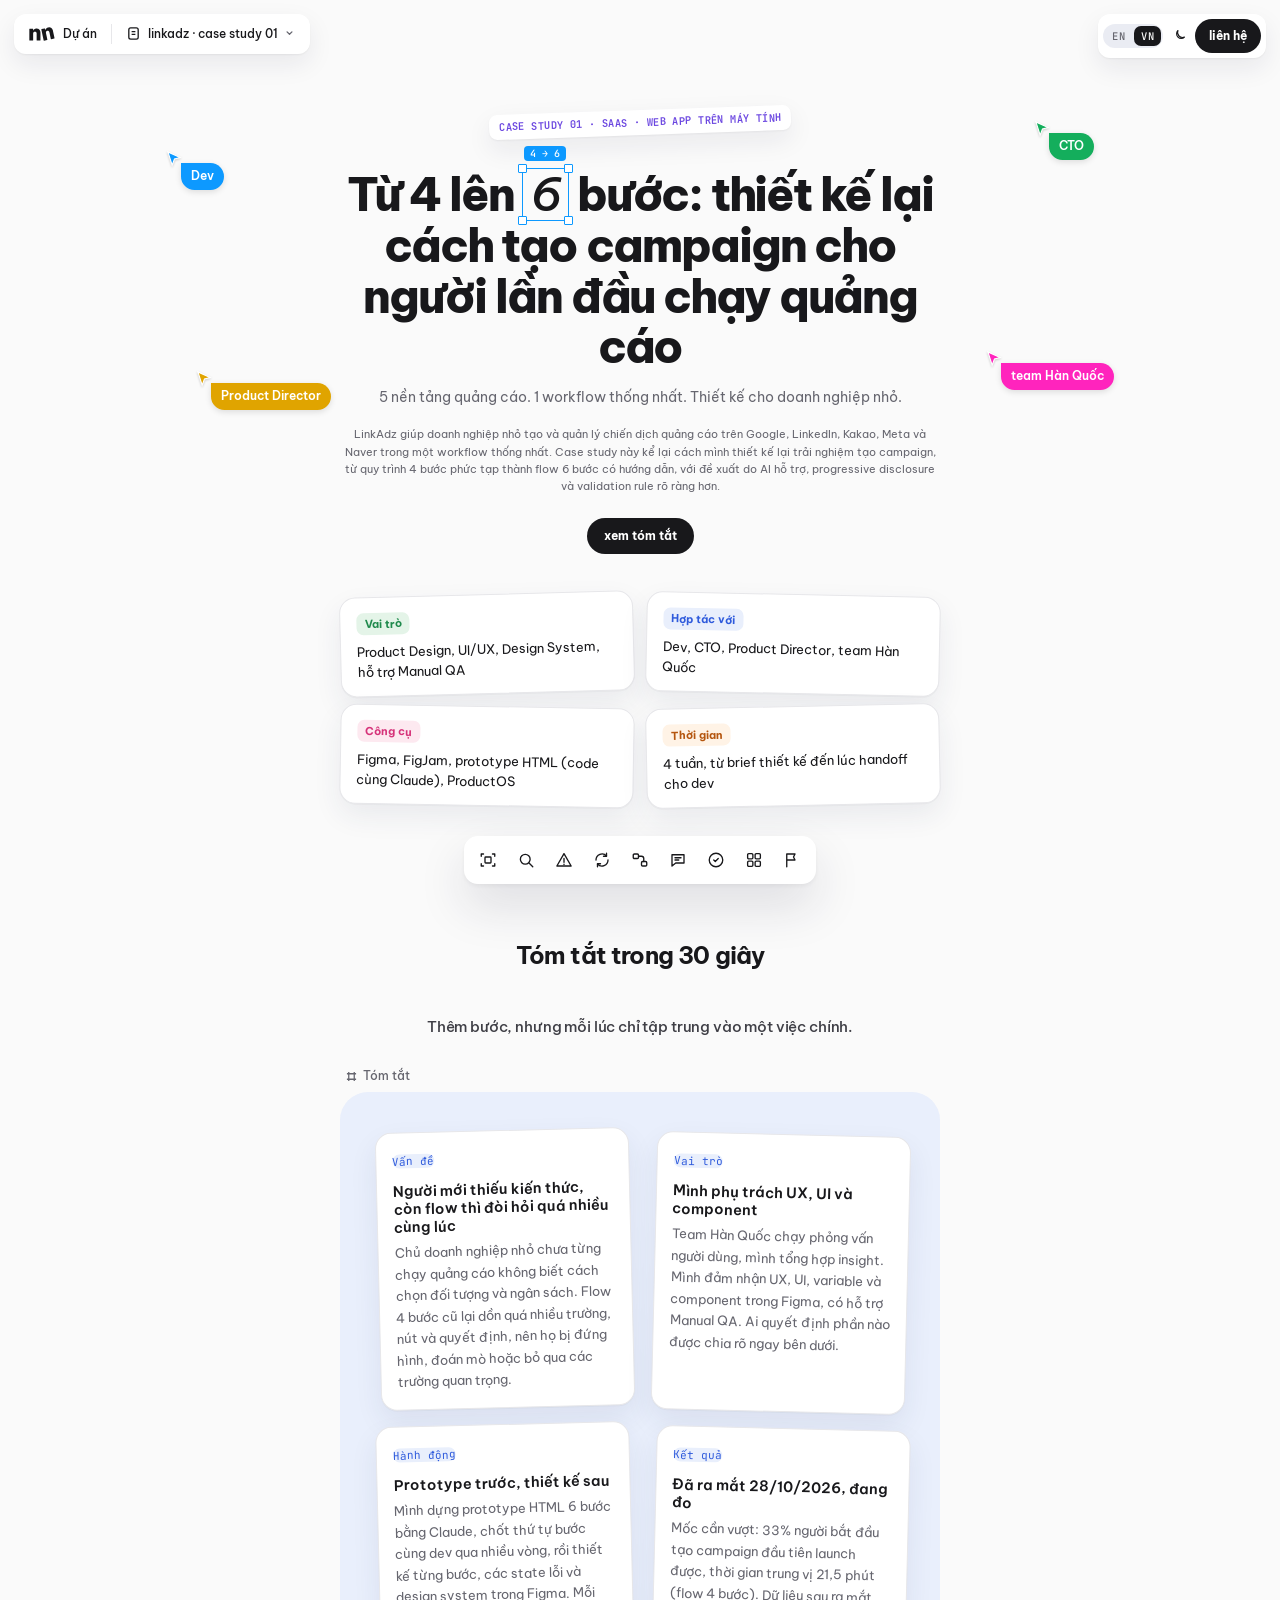
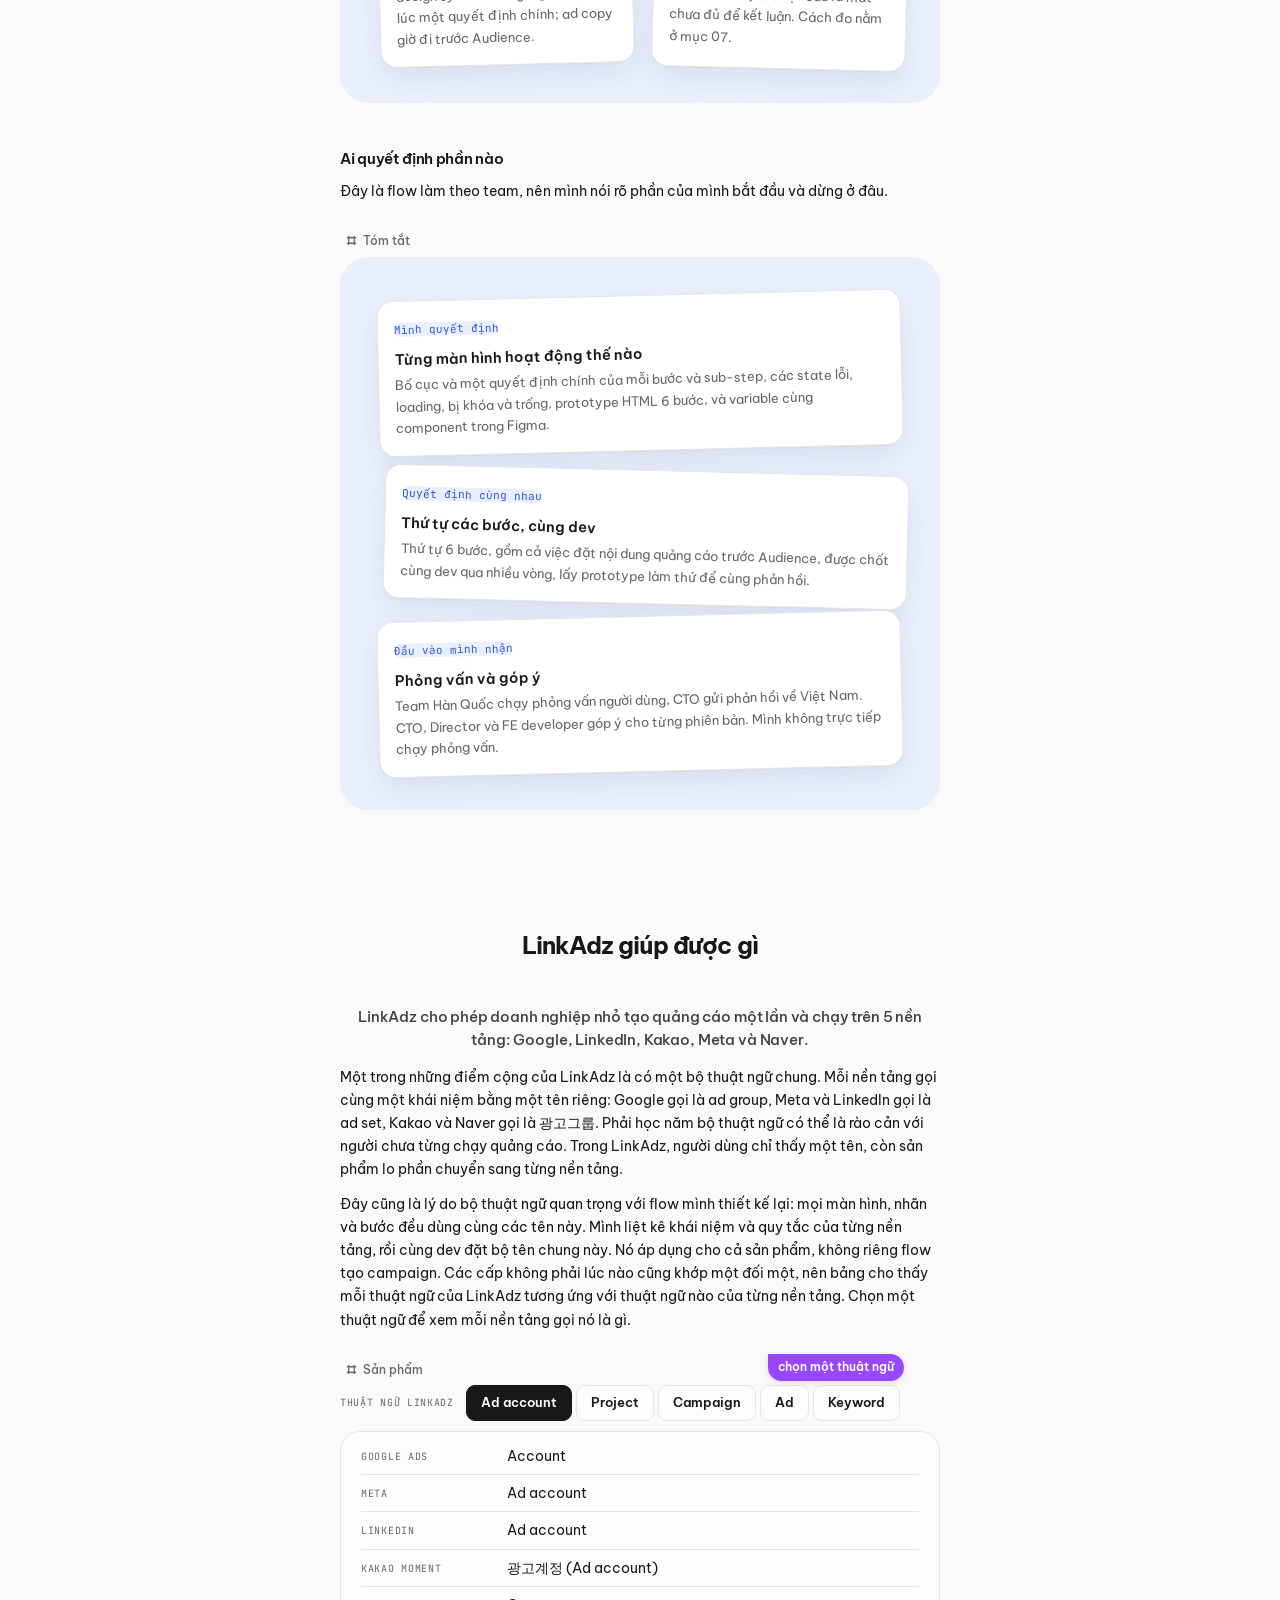
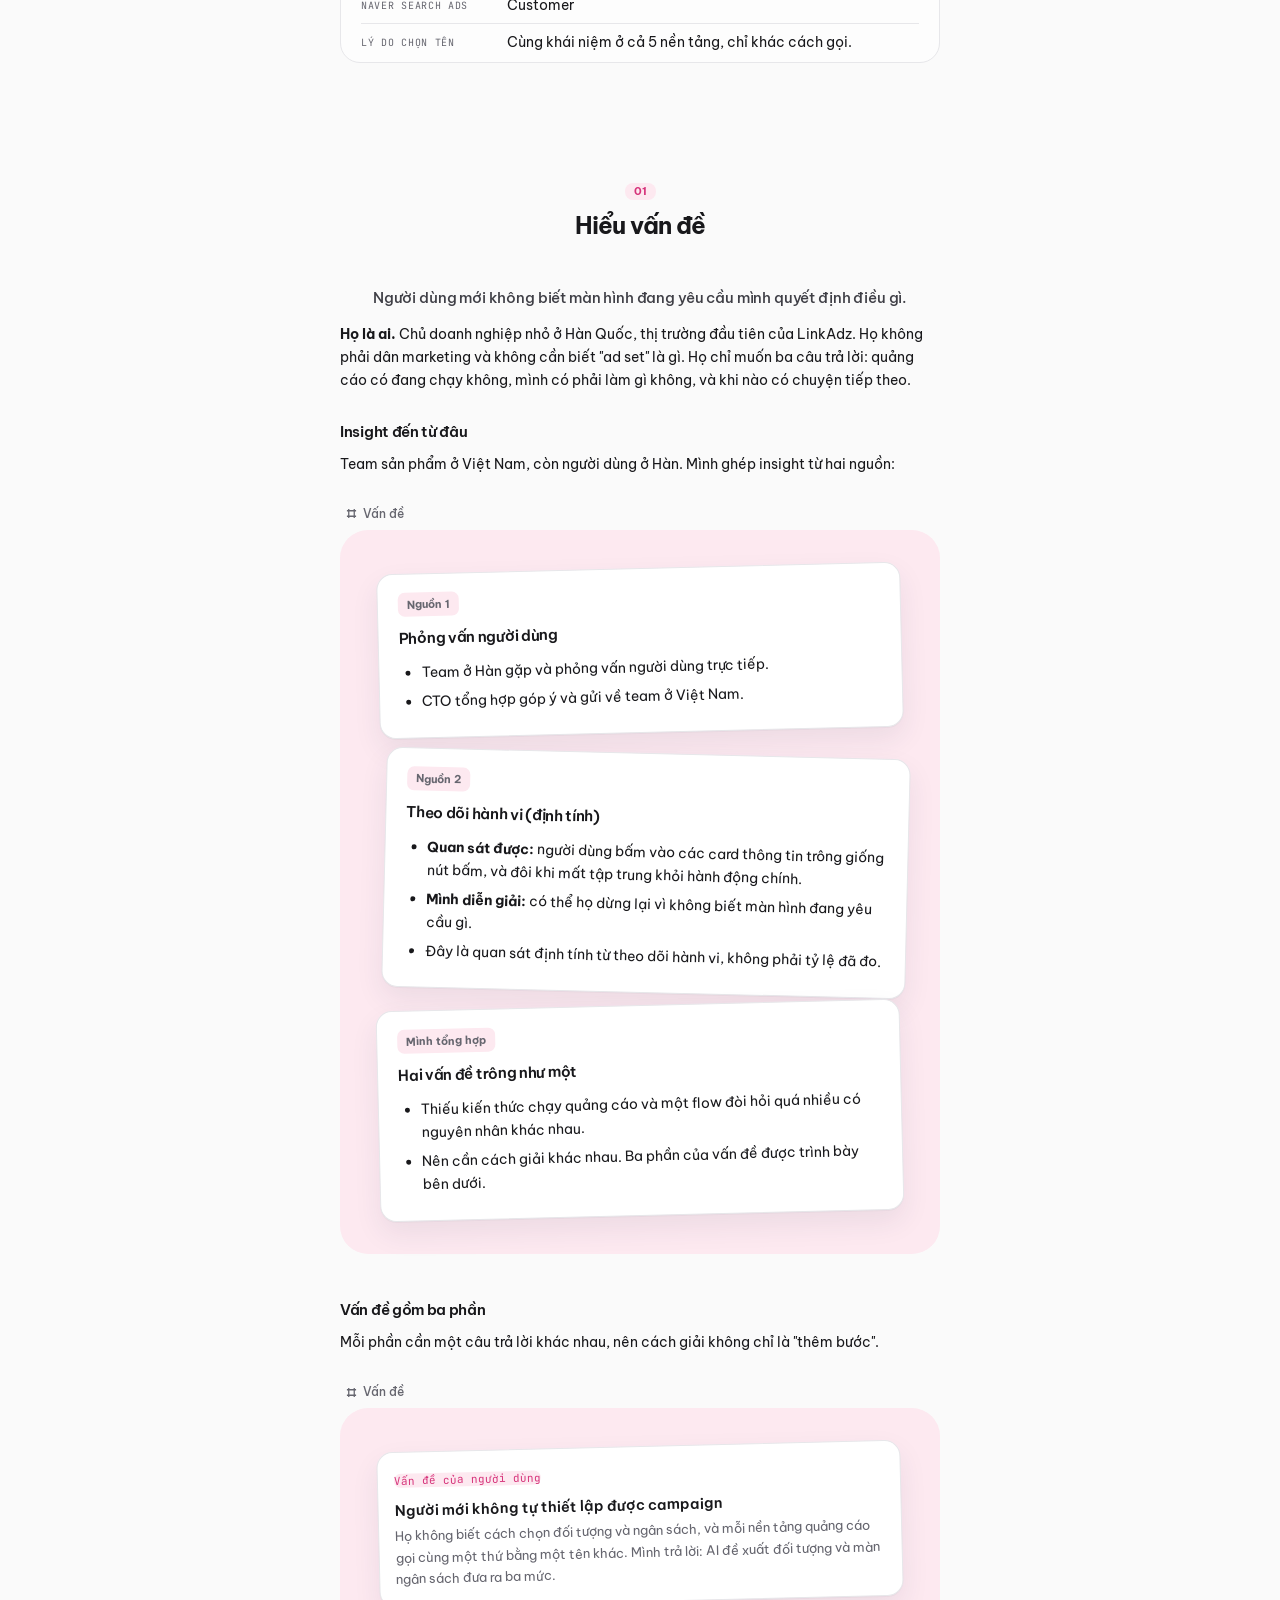
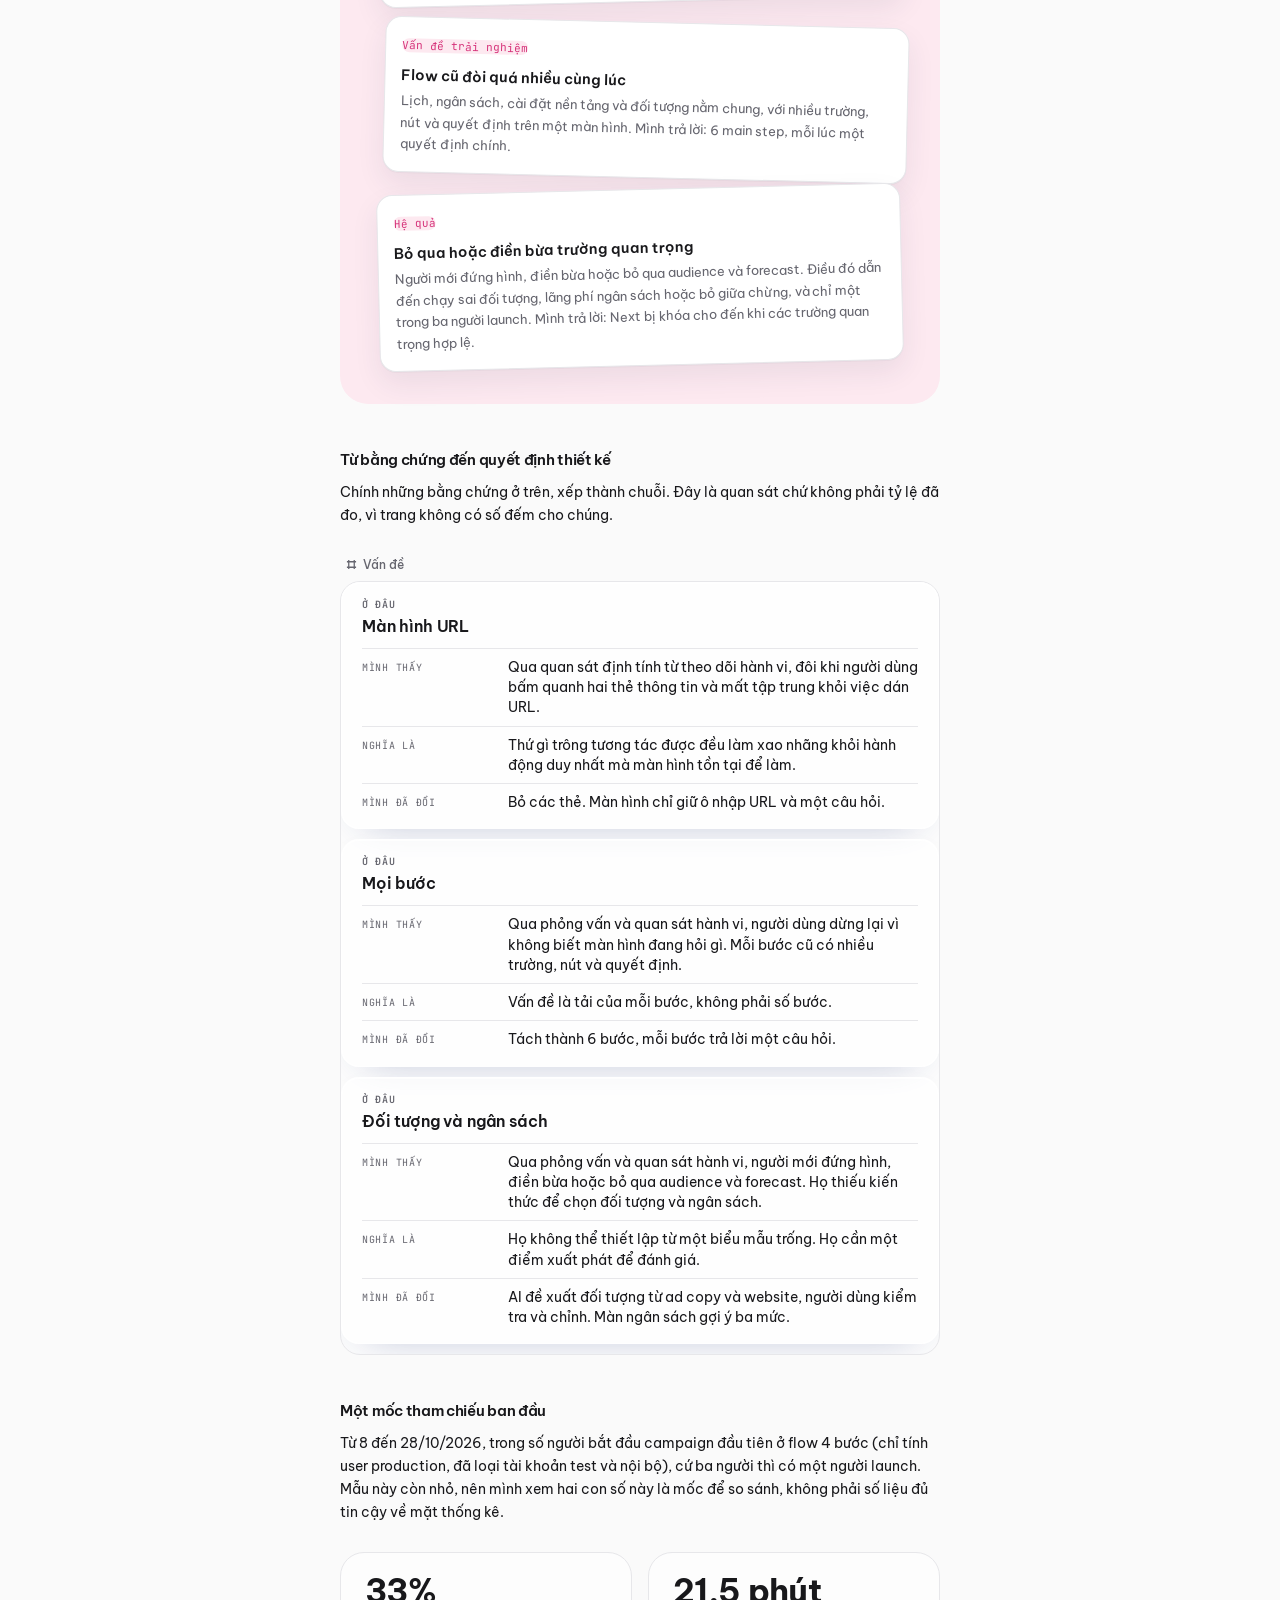
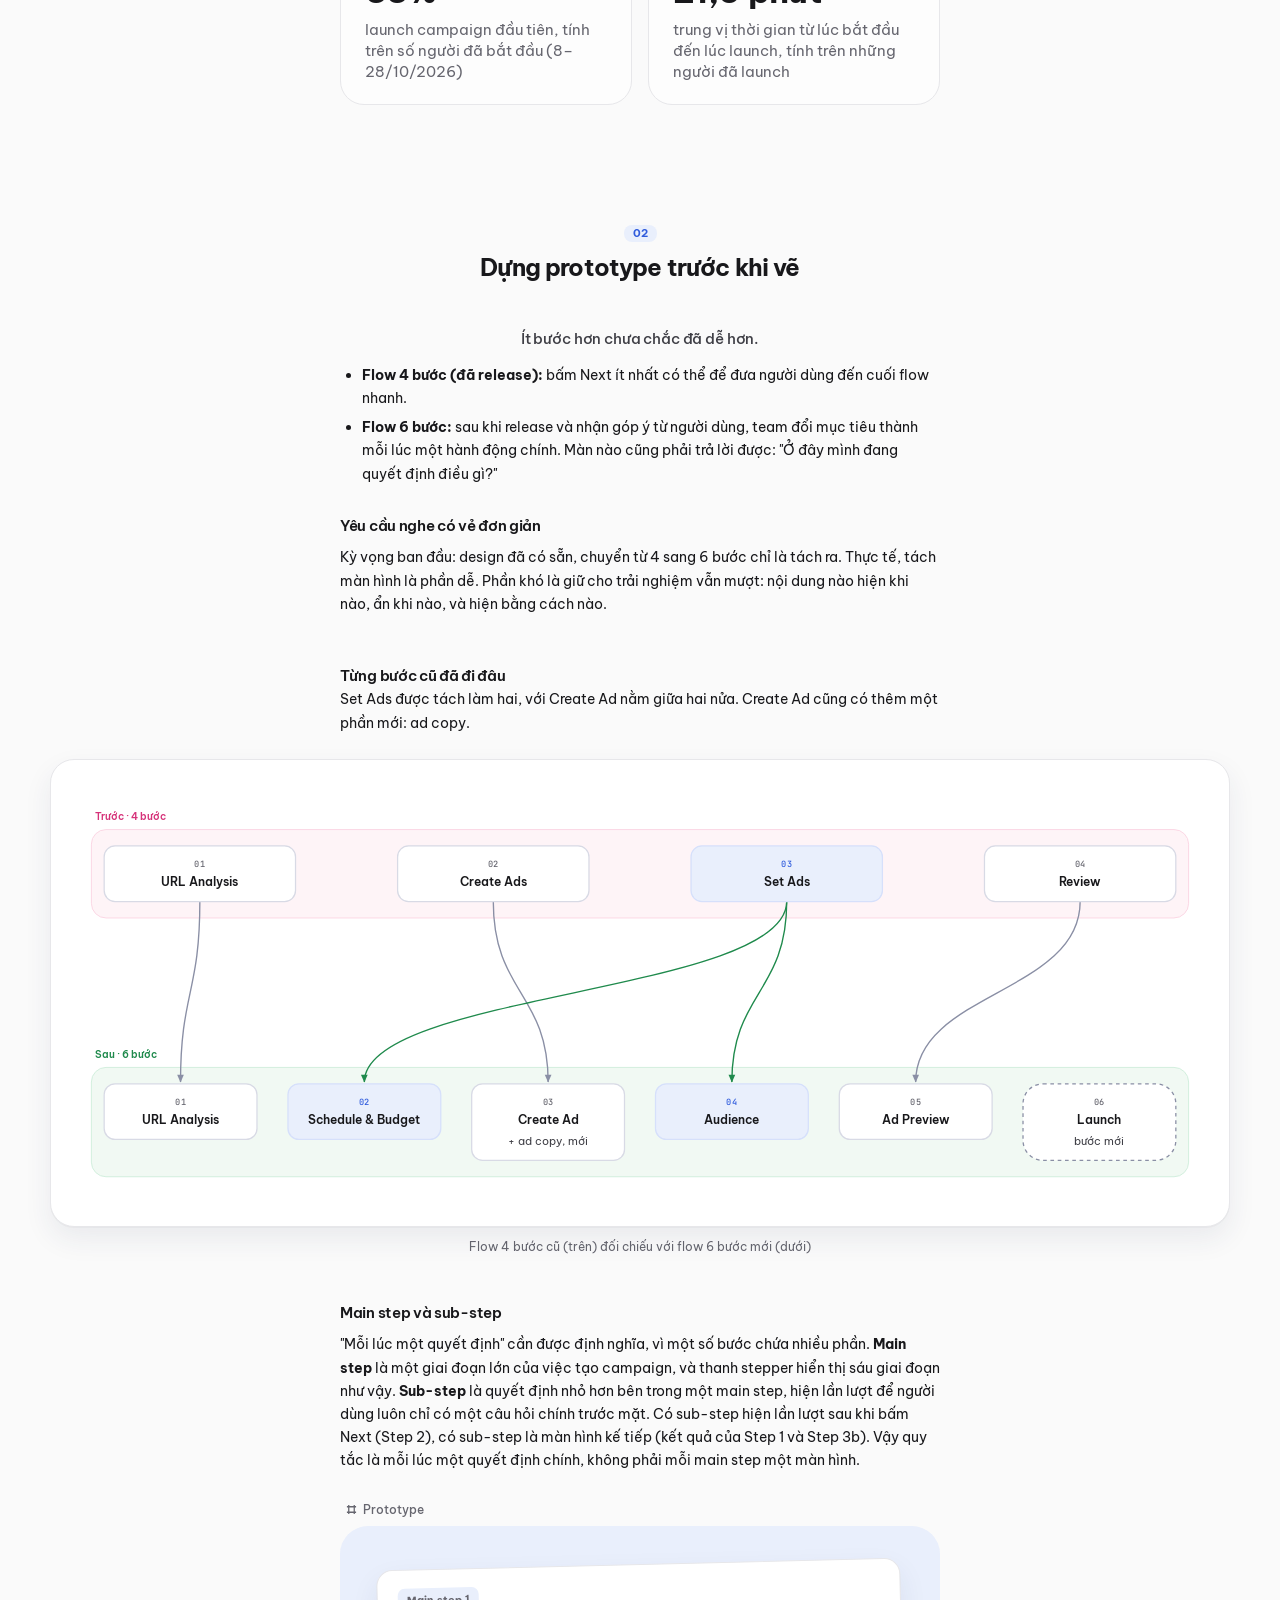
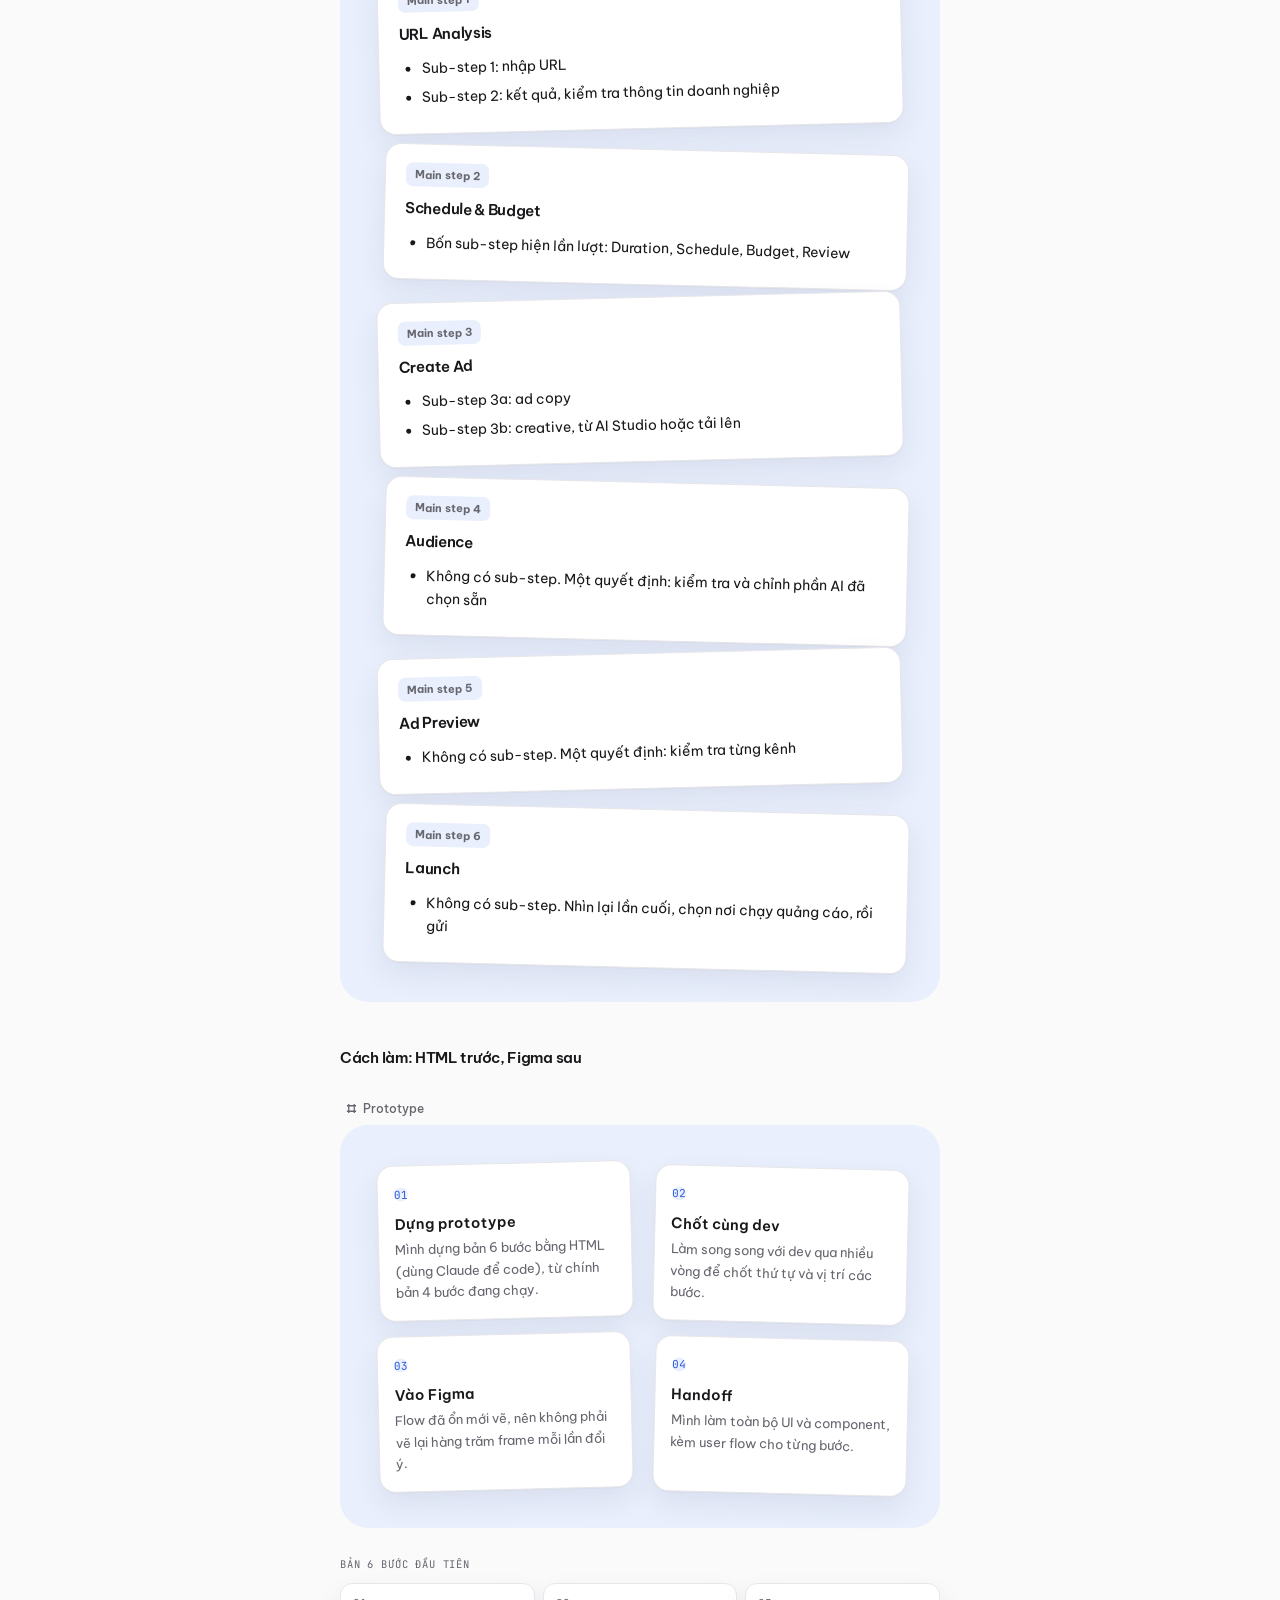
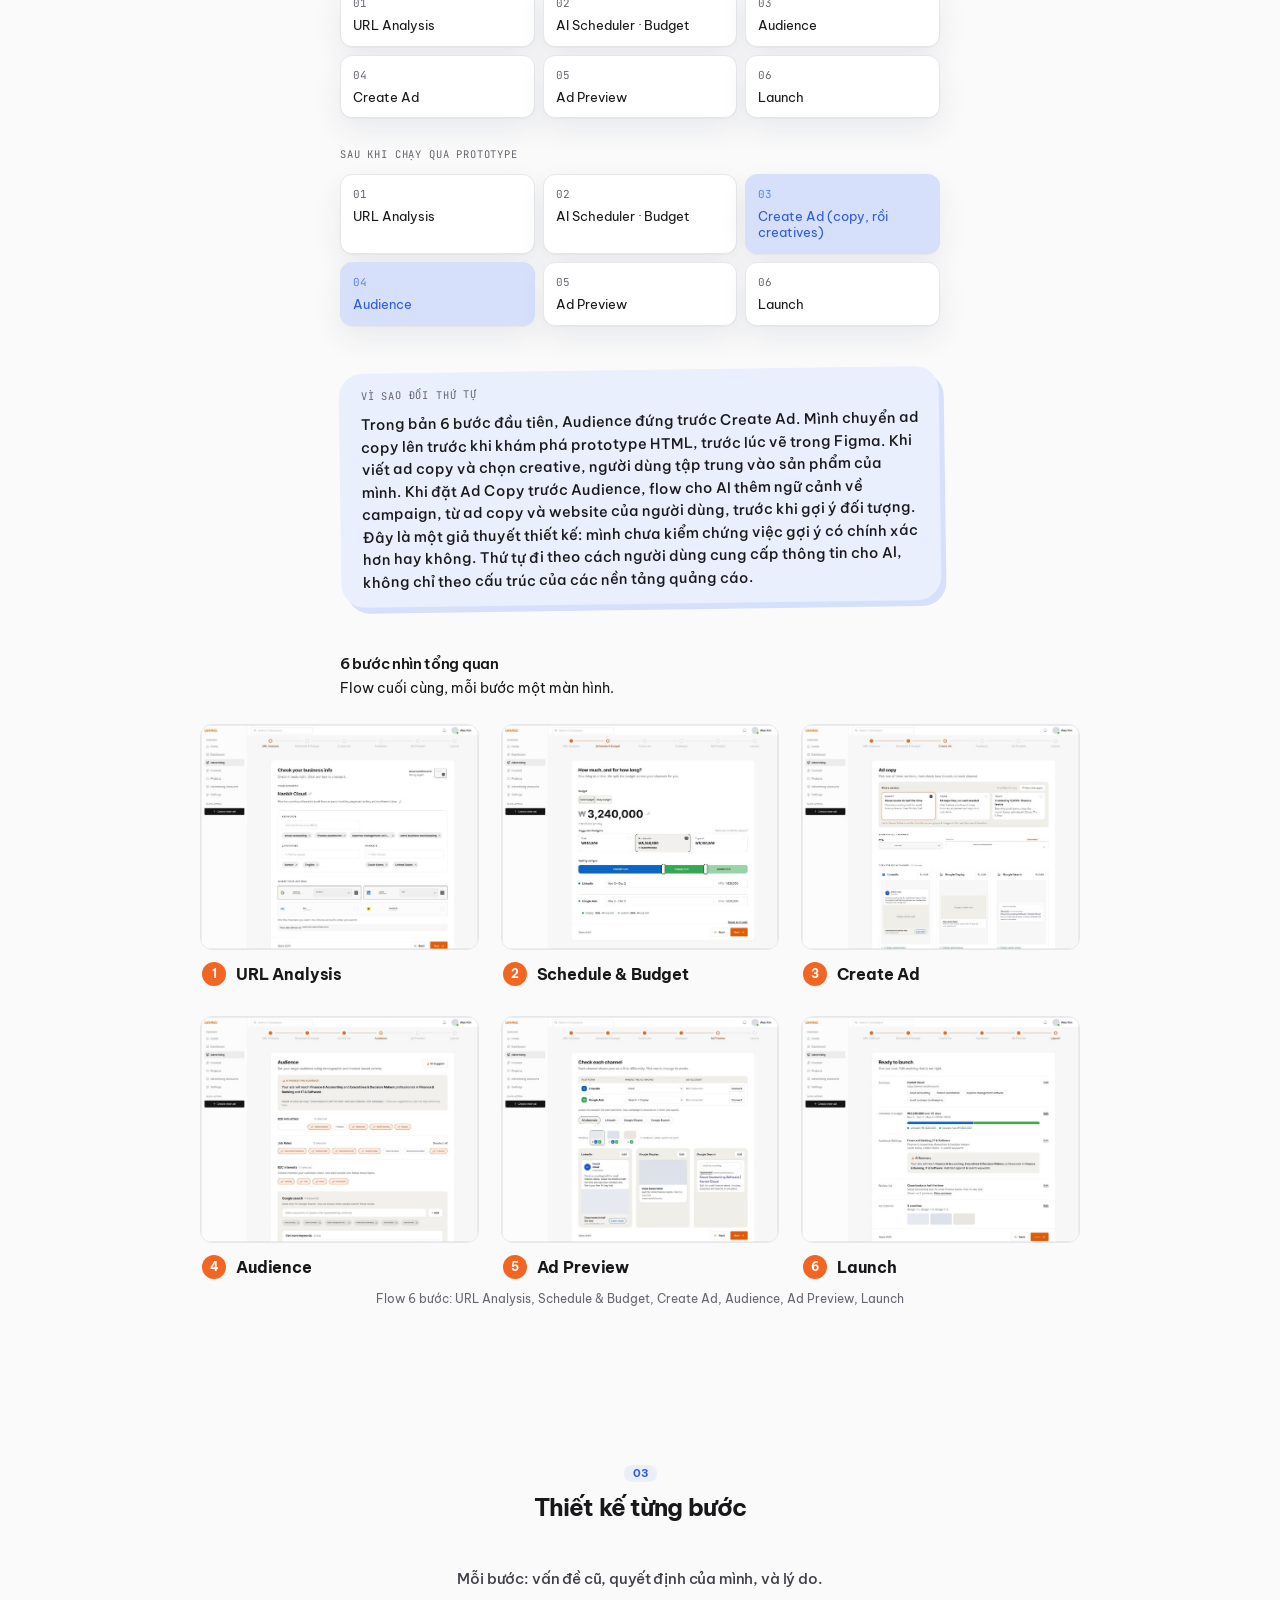
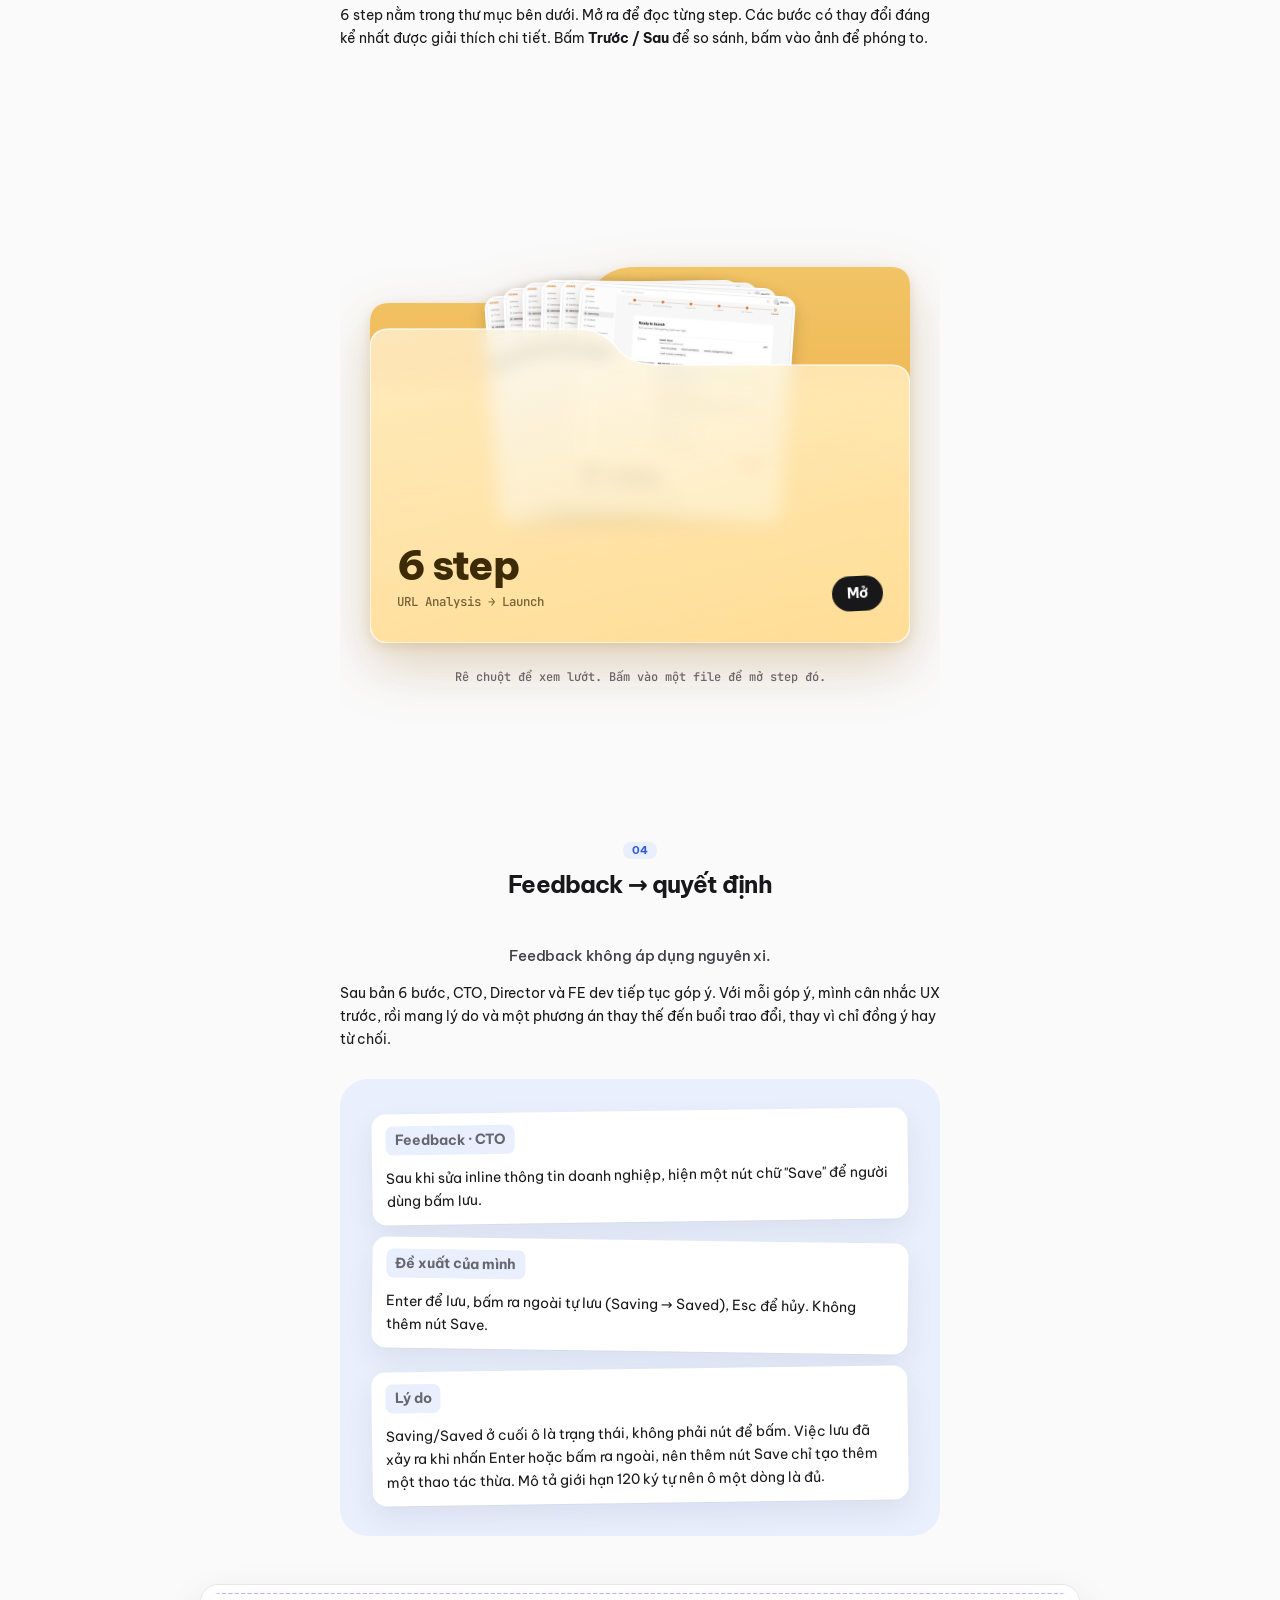
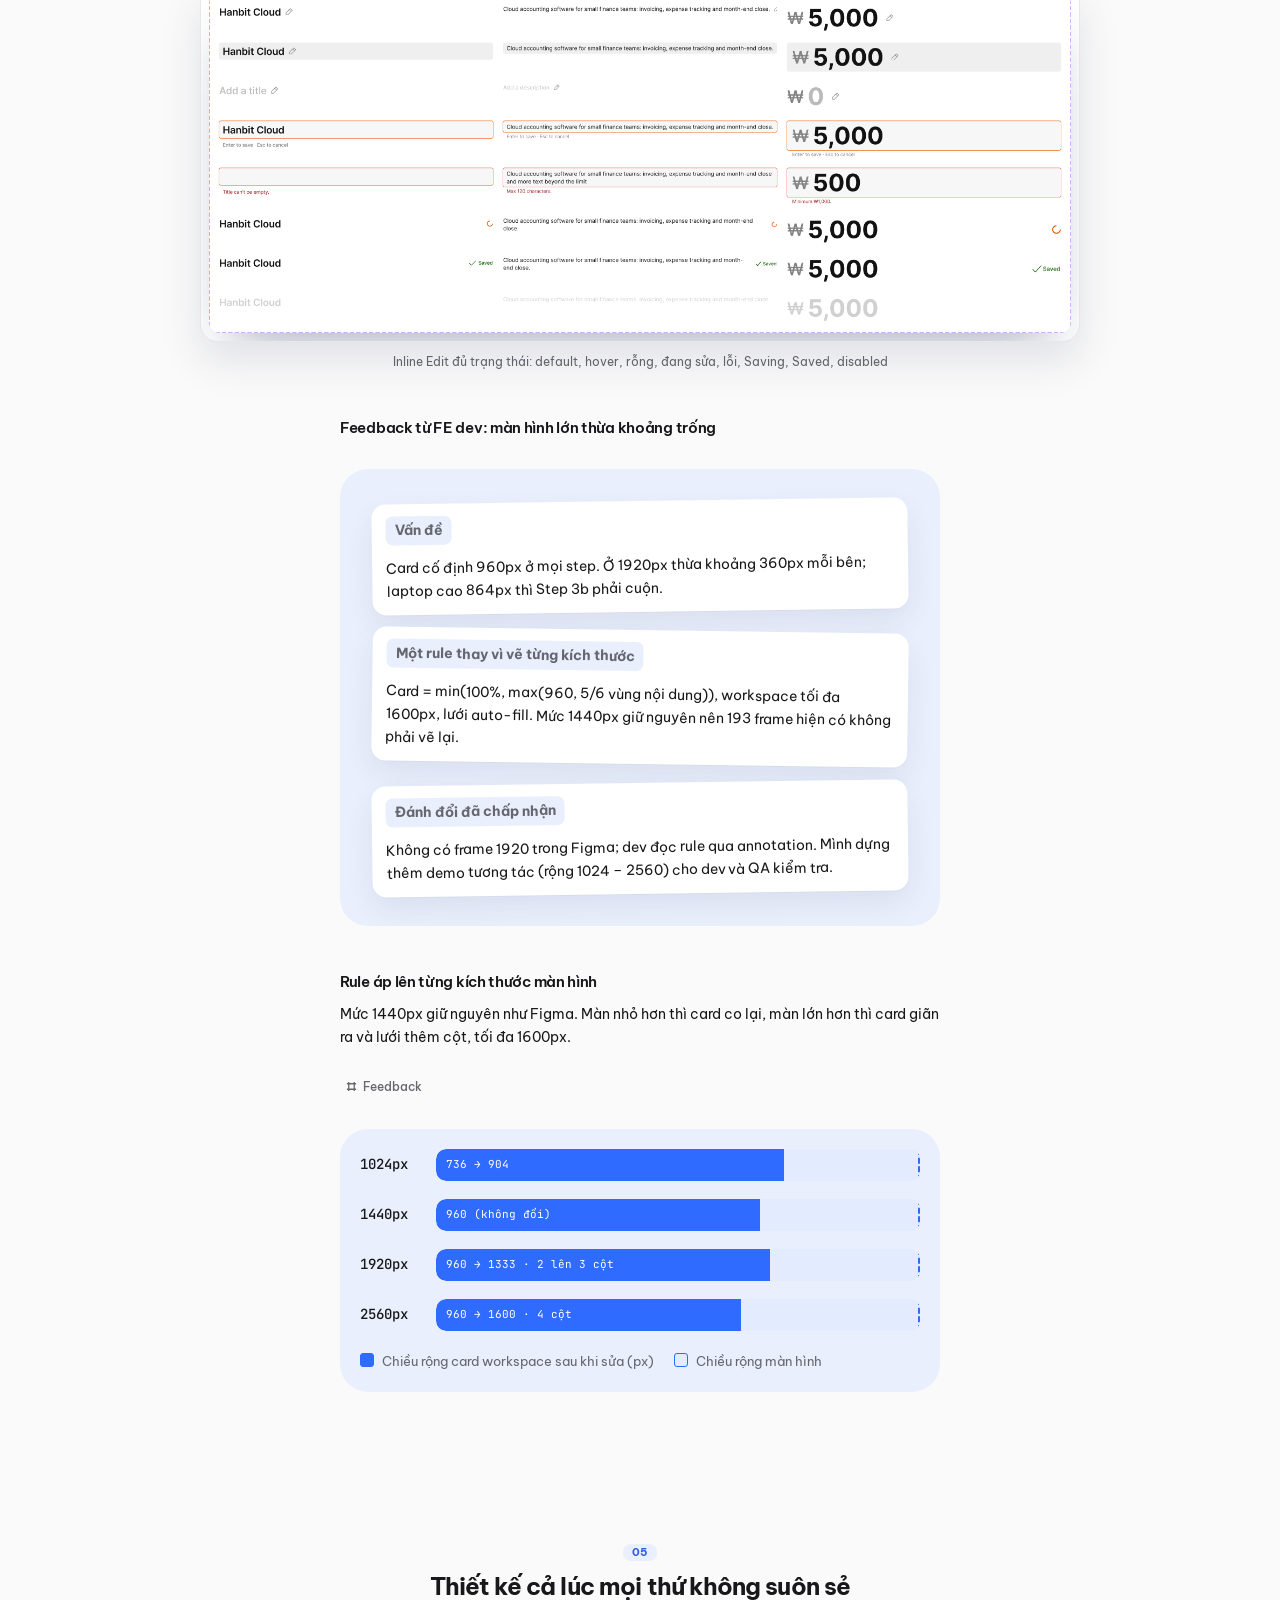
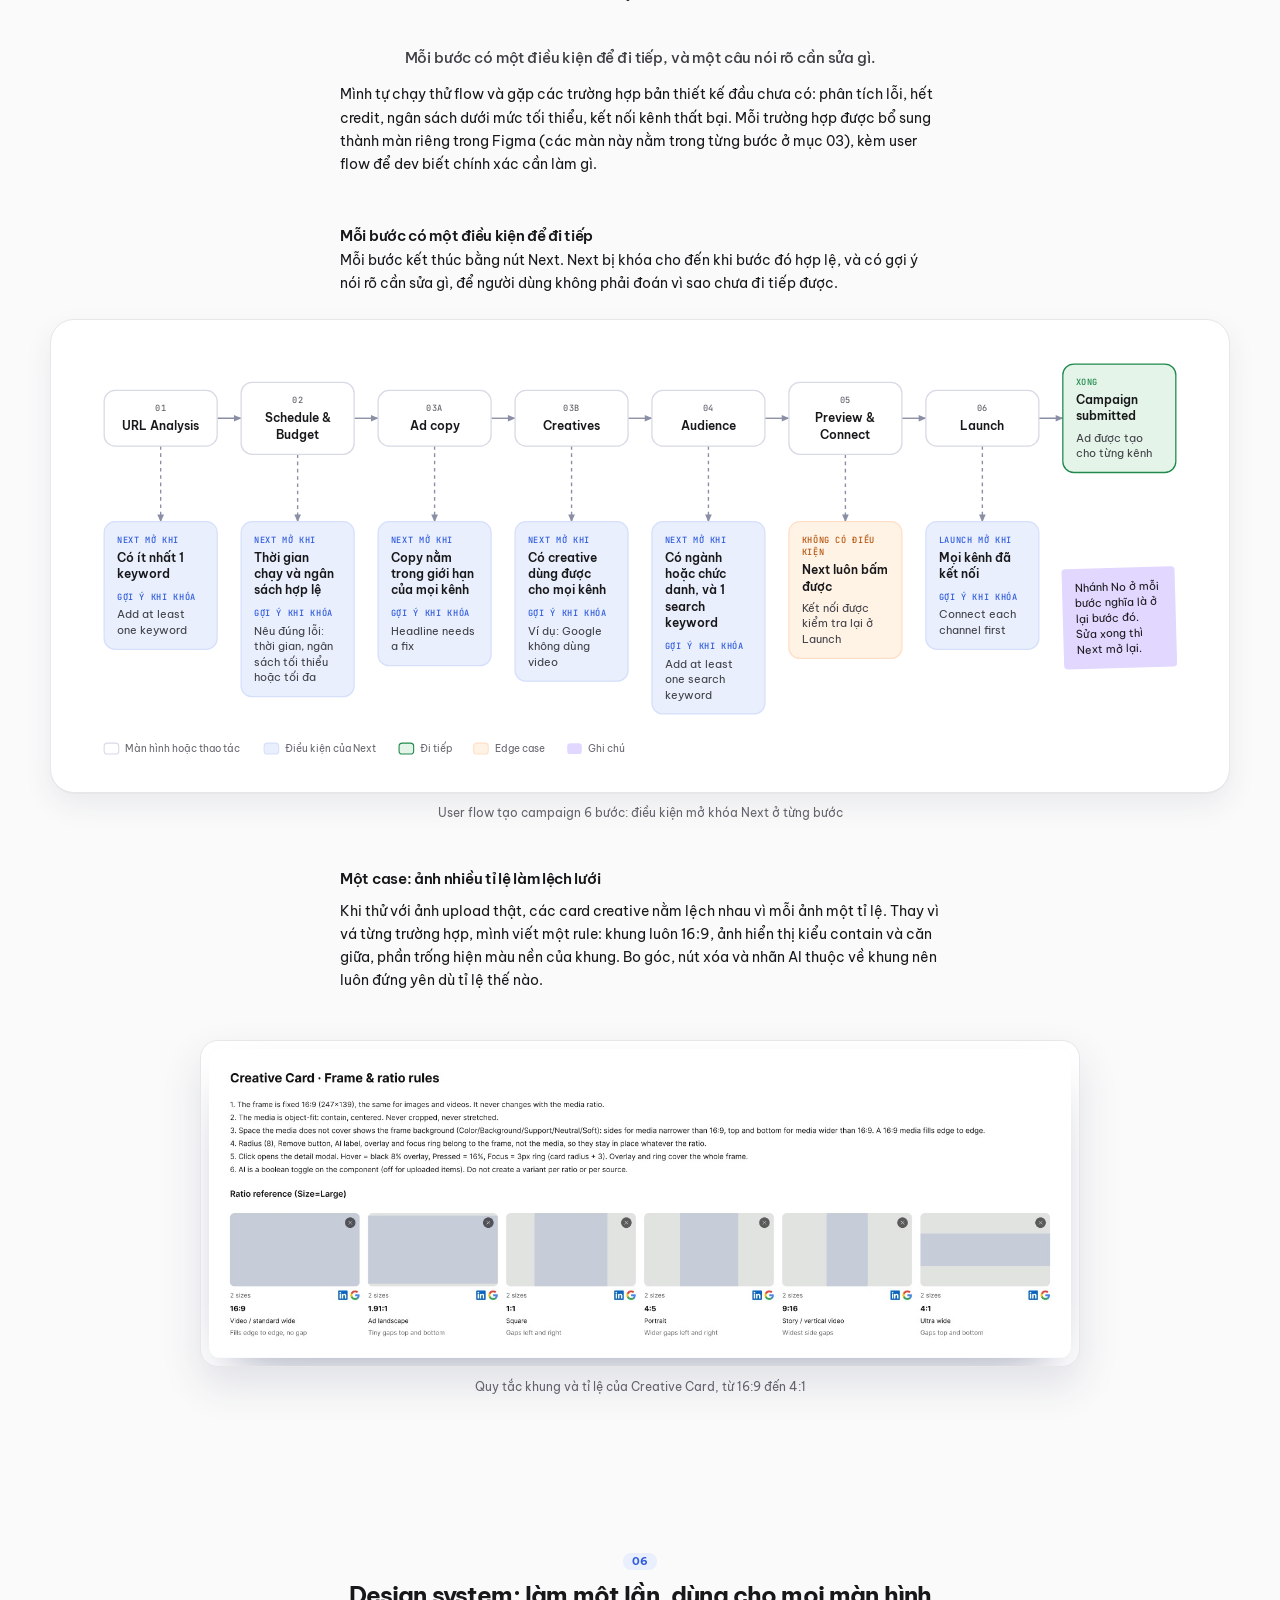
<file: linkadz-vi.html>
<!DOCTYPE html>
<html lang="vi">
<head>
<meta charset="utf-8">
<meta name="viewport" content="width=device-width, initial-scale=1">
<link rel="icon" href="logo/favicon.ico" sizes="any"><link rel="icon" type="image/png" sizes="32x32" href="logo/nn-icon-32.png"><link rel="apple-touch-icon" href="logo/nn-icon-180.png">
<script src="theme.js?v=20261119"></script>
<title>LinkAdz Case Study – Flow tạo campaign đa kênh</title>
<meta name="description" content="5 nền tảng quảng cáo, 1 flow: thiết kế lại luồng tạo campaign từ quy trình 4 bước phức tạp thành flow 6 bước có hướng dẫn cho doanh nghiệp nhỏ.">
<meta property="og:url" content="https://nnva-portfolio.github.io/linkadz-vi.html">
<link rel="canonical" href="https://nnva-portfolio.github.io/linkadz-vi.html">
<link rel="alternate" hreflang="en" href="https://nnva-portfolio.github.io/linkadz.html">
<link rel="alternate" hreflang="vi" href="https://nnva-portfolio.github.io/linkadz-vi.html">
<link rel="alternate" hreflang="x-default" href="https://nnva-portfolio.github.io/linkadz.html">
<meta property="og:type" content="website">
<meta property="og:title" content="LinkAdz Case Study – Flow tạo campaign đa kênh">
<meta property="og:description" content="5 nền tảng quảng cáo, 1 flow: thiết kế lại luồng tạo campaign từ quy trình 4 bước phức tạp thành flow 6 bước có hướng dẫn cho doanh nghiệp nhỏ.">
<meta property="og:image" content="https://nnva-portfolio.github.io/cover/linkadz.jpg">
<meta property="og:image:width" content="2000">
<meta property="og:image:height" content="1125">
<meta name="twitter:card" content="summary_large_image">
<link rel="preconnect" href="https://fonts.googleapis.com">
<link rel="preconnect" href="https://fonts.gstatic.com" crossorigin>
<link href="https://fonts.googleapis.com/css2?family=Be+Vietnam+Pro:ital,wght@0,400;0,500;0,600;0,700;0,800;1,500;1,600&family=JetBrains+Mono:wght@400;500&display=swap" rel="stylesheet">
<style>
:root{
  --bg:#f4f5f9; --surface:#ffffff; --ink:#0c0f1f; --muted:#555b75; --line:#dfe2ee;
  --accent:#3b4dff; --accent-soft:#e6e9ff; --lime:#c6ff3d; --lime-ink:#1c2a00;
  --warn-bg:#fff6dc; --warn-line:#e7c766; --warn-ink:#6b4c00;
  --hero-bg:#e9ecff; --hero-ink:#0c0f1f; --hero-sub:#4a5070; --hero-line:rgba(12,15,31,.14); --hero-dt:#5a6082; --hero-dd:#14183a;
  --font-display:"Bricolage Grotesque",system-ui,sans-serif;
  --font-body:"Instrument Sans",system-ui,-apple-system,"Segoe UI",sans-serif;
  --font-mono:"JetBrains Mono",ui-monospace,Menlo,monospace;
  --wide:1200px; --text:660px; --gutter:24px;
}
:root[data-theme="dark"]{
  --bg:#0b0e1c; --surface:#141830; --ink:#eef0fb; --muted:#9ba2c2; --line:#272d4d;
  --accent:#8c9bff; --accent-soft:#1f2552; --warn-bg:#2a2410; --warn-line:#5c4a14; --warn-ink:#efd48a;
  --hero-bg:#0b0e22; --hero-ink:#f3f5ff; --hero-sub:#b8bfe0; --hero-line:rgba(255,255,255,.14); --hero-dt:#8d95bb; --hero-dd:#eaedff;
}
*{box-sizing:border-box}
html{scroll-behavior:smooth}
body{margin:0;background:var(--bg);color:var(--ink);font-family:var(--font-body);font-size:18px;line-height:1.75;-webkit-font-smoothing:antialiased}
a{color:var(--accent)}
.wide{max-width:var(--wide);margin:0 auto;padding:0 var(--gutter)}
.text{max-width:calc(var(--text) + var(--gutter)*2);margin:0 auto;padding:0 var(--gutter)}
p{margin:0 0 22px}
h1,h2,h3{font-family:var(--font-display);letter-spacing:-.02em;margin:0}

/* HERO */
.hero{background:var(--hero-bg);color:var(--hero-ink);padding:120px 0 96px;position:relative;overflow:hidden}
.hero::before{content:"";position:absolute;right:-180px;top:-180px;width:560px;height:560px;border-radius:50%;background:radial-gradient(circle,#3b4dff 0%,rgba(59,77,255,0) 65%);opacity:.25}
.hero .wide{position:relative}
.tag{display:inline-block;font-family:var(--font-mono);font-size:13px;letter-spacing:.08em;text-transform:uppercase;color:var(--accent);border:1px solid var(--accent);padding:6px 14px;border-radius:999px;margin-bottom:32px}
.hero h1{font-size:clamp(44px,9vw,116px);line-height:.98;font-weight:800;max-width:14ch}
.hero h1 em{font-style:normal;background:var(--lime);color:var(--lime-ink);padding:0 .12em;border-radius:.12em}
.hero .sub{font-size:clamp(18px,2.2vw,24px);color:var(--hero-sub);max-width:46ch;margin:36px 0 0;line-height:1.5}
.meta{display:grid;grid-template-columns:repeat(4,1fr);gap:32px;margin-top:80px;padding-top:32px;border-top:1px solid var(--hero-line)}
.meta dt{font-family:var(--font-mono);font-size:12px;letter-spacing:.08em;text-transform:uppercase;color:var(--hero-dt);margin-bottom:8px}
.meta dd{margin:0;font-size:16px;line-height:1.5;color:var(--hero-dd)}

/* NAV */
nav.toc{position:sticky;top:0;z-index:5;background:color-mix(in srgb,var(--bg) 90%,transparent);backdrop-filter:blur(10px);border-bottom:1px solid var(--line)}
nav.toc .wide{display:flex;gap:4px;overflow-x:auto;padding-top:10px;padding-bottom:10px;scrollbar-width:none}
nav.toc a{white-space:nowrap;font-size:13px;text-decoration:none;color:var(--muted);padding:6px 12px;border-radius:999px}
nav.toc a:hover{background:var(--surface);color:var(--ink)}

/* SECTIONS */
section{padding:140px 0 0}
.sec-head{display:flex;align-items:baseline;gap:20px;margin-bottom:40px}
.sec-no{font-family:var(--font-display);font-weight:800;font-size:clamp(64px,12vw,140px);line-height:.8;color:transparent;-webkit-text-stroke:1.5px var(--accent);opacity:.9}
h2{font-size:clamp(30px,5vw,56px);line-height:1.05;font-weight:800;max-width:18ch}
.kicker{font-family:var(--font-mono);font-size:13px;letter-spacing:.08em;text-transform:uppercase;color:var(--muted);margin:0 0 14px}
.lede{font-family:var(--font-display);font-size:clamp(22px,3vw,32px);line-height:1.3;font-weight:600;letter-spacing:-.01em;margin-bottom:28px}
h3{font-size:24px;margin:56px 0 14px;font-weight:600}
ul,ol{padding-left:22px;margin:0 0 22px}
li{margin-bottom:10px}

/* PROBLEM */
.layers{display:grid;grid-template-columns:1fr 1fr;gap:24px;margin:56px 0 0}
.layer{background:var(--surface);border:1px solid var(--line);border-radius:24px;padding:36px}
.layer .kicker{color:var(--accent)}
.layer h3{margin:0 0 14px;font-size:22px}
.layer ul{margin:0}
.impact{font-family:var(--font-display);font-size:clamp(22px,3vw,34px);line-height:1.25;font-weight:600;margin-top:64px;max-width:28ch}
.impact span{background:linear-gradient(transparent 62%,var(--lime) 62%);color:var(--ink)}

/* GOALS */
.goals{display:grid;grid-template-columns:repeat(4,1fr);gap:0;border-top:1px solid var(--line);margin-top:48px}
.goal{padding:32px 24px 8px 0;border-right:1px solid var(--line);padding-left:24px}
.goal:first-child{padding-left:0}
.goal:last-child{border-right:0}
.goal b{display:block;font-family:var(--font-display);font-size:22px;line-height:1.25;margin-bottom:10px;font-weight:600}
.goal i{font-style:normal;font-family:var(--font-mono);font-size:13px;color:var(--accent)}
.goal p{font-size:16px;color:var(--muted);margin:0}

/* TABLES */
.tablebox{overflow-x:auto;border:1px solid var(--line);border-radius:24px;background:var(--surface);margin:48px 0}
table{border-collapse:collapse;width:100%;font-size:15px;line-height:1.5}
th,td{text-align:left;padding:18px 20px;border-bottom:1px solid var(--line);vertical-align:top;min-width:150px}
th{font-family:var(--font-mono);font-weight:500;font-size:12px;letter-spacing:.06em;text-transform:uppercase;color:var(--accent);background:var(--accent-soft)}
tr:last-child td{border-bottom:0}
td:first-child{font-weight:600;font-family:var(--font-display);font-size:17px}
table.compact th,table.compact td{min-width:0}

/* FLOW REORDER */
.track{display:grid;grid-template-columns:repeat(6,1fr);gap:10px;margin:14px 0}
.track div{background:var(--surface);border:1px solid var(--line);border-radius:16px;padding:16px 14px;font-size:14px;line-height:1.35;min-height:96px}
.track div small{display:block;font-family:var(--font-mono);font-size:11px;color:var(--muted);margin-bottom:6px}
.track.after div.moved{background:var(--lime);border-color:var(--lime);color:var(--lime-ink)}
.track.after div.moved small{color:var(--lime-ink);opacity:.7}
.track-label{font-family:var(--font-mono);font-size:12px;letter-spacing:.08em;text-transform:uppercase;color:var(--muted);margin:36px 0 4px}
.pull{border-left:6px solid var(--lime);padding:6px 0 6px 28px;margin:64px 0;font-family:var(--font-display);font-size:clamp(20px,2.6vw,28px);line-height:1.35;font-weight:600}
.pull small{display:block;font-family:var(--font-mono);font-size:12px;letter-spacing:.08em;text-transform:uppercase;color:var(--muted);margin-bottom:10px;font-weight:400}

/* FIGURES */
figure{margin:0}
.shot{margin:72px 0}
.shot .frame{background:linear-gradient(135deg,var(--accent-soft),var(--surface));border:1px solid var(--line);border-radius:32px;padding:clamp(16px,4vw,56px)}
.shot img{width:100%;height:auto;display:block;border-radius:16px;box-shadow:0 30px 60px -30px rgba(12,15,31,.35);background:#fff}
.shot video{width:100%;height:auto;display:block;border-radius:16px;box-shadow:0 30px 60px -30px rgba(12,15,31,.35);background:#f7f8fc}
.shot.narrow .frame{max-width:860px;margin:0 auto}
.shot figcaption{margin-top:16px;font-family:var(--font-mono);font-size:13px;color:var(--muted)}
.stage{display:flex;flex-wrap:wrap;gap:8px;margin:0 0 20px}
.stage span{font-size:14px;padding:7px 14px;border-radius:999px;background:var(--surface);border:1px solid var(--line)}
.stage.new span{background:var(--accent);border-color:var(--accent);color:#fff}

/* ITERATION */
.decision{display:grid;grid-template-columns:1fr 1fr 1fr;gap:0;background:var(--surface);border:1px solid var(--line);border-radius:28px;overflow:hidden;margin:40px 0}
.decision>div{padding:32px}
.decision>div+div{border-left:1px solid var(--line)}
.decision .kicker{color:var(--accent);margin-bottom:12px}
.decision p{font-size:16px;margin:0}
.decision .no{display:inline-block;background:var(--lime);color:var(--lime-ink);font-weight:600;font-size:13px;padding:2px 10px;border-radius:999px;margin-right:6px}

/* BARS */
.bars{background:var(--surface);border:1px solid var(--line);border-radius:28px;padding:36px;margin:48px 0}
.bar-row{display:grid;grid-template-columns:90px 1fr;gap:20px;align-items:center;margin-bottom:18px}
.bar-row:last-child{margin-bottom:0}
.bar-row b{font-family:var(--font-mono);font-size:14px;font-weight:500}
.bar{height:36px;border-radius:10px;background:var(--line);position:relative;overflow:hidden}
.bar i{position:absolute;left:0;top:0;bottom:0;background:var(--accent-soft);border-right:2px dashed var(--accent)}
.bar em{position:absolute;left:0;top:0;bottom:0;background:var(--accent);border-radius:10px 0 0 10px;display:flex;align-items:center;padding-left:14px;font-style:normal;font-size:13px;color:#fff;font-family:var(--font-mono);white-space:nowrap}
.legend{display:flex;gap:20px;flex-wrap:wrap;margin-top:20px;font-size:13px;color:var(--muted)}
.legend span::before{content:"";display:inline-block;width:12px;height:12px;border-radius:3px;margin-right:8px;vertical-align:-1px;background:var(--accent-soft);border:1px solid var(--accent)}
.legend span.n::before{background:var(--accent)}

/* TODO */
.todo{background:var(--warn-bg);border:1.5px dashed var(--warn-line);color:var(--warn-ink);border-radius:20px;padding:20px 24px;font-size:16px;line-height:1.55;margin:48px 0}
.todo b{display:block;font-family:var(--font-mono);font-size:12px;letter-spacing:.08em;text-transform:uppercase;margin-bottom:6px}

.sources{font-size:15px}
.sources li{word-break:break-word}
.decision{gap:18px !important}
.decision>div+div{border-left:0 !important;border-top:0 !important}
.kpis{display:grid;grid-template-columns:repeat(3,1fr);gap:16px;margin:28px 0 8px}.kpis.k2{grid-template-columns:repeat(2,1fr)}
.kpi{background:var(--surface);border:1px solid var(--line);border-radius:24px;padding:22px 24px}
.kpi b{display:block;white-space:nowrap;font-family:var(--font-display);font-size:clamp(30px,2.6vw,38px);line-height:1;letter-spacing:-.02em;margin-bottom:10px}
.kpi span{display:block;font-size:14.5px;line-height:1.45;color:var(--muted)}
.kpi-note{font-size:15px;color:var(--muted);margin:14px 0 0}
@media(max-width:860px){.kpis{grid-template-columns:1fr}.kpis.k2{grid-template-columns:1fr}}
footer{margin-top:160px;padding:48px 0 72px;border-top:1px solid var(--line);color:var(--muted);font-size:14px}
.themebtn{position:fixed;right:16px;bottom:16px;z-index:10;border:1px solid var(--line);background:var(--surface);color:var(--ink);border-radius:999px;padding:8px 14px;font:inherit;font-size:13px;cursor:pointer}

@media(max-width:860px){
  .meta{grid-template-columns:1fr 1fr;gap:24px}
  .layers,.decision{grid-template-columns:1fr}
  .decision>div+div{border-left:0;border-top:1px solid var(--line)}
  .goals{grid-template-columns:1fr 1fr}
  .goal{border-right:0;padding-left:0;border-bottom:1px solid var(--line);padding-bottom:24px}
  .track{grid-template-columns:1fr 1fr 1fr}
}
@media(max-width:420px){
  body{font-size:17px}
  section{padding-top:96px}
  .meta,.goals,.track{grid-template-columns:1fr}
  .sec-head{flex-direction:column;gap:12px}
  .bar-row{grid-template-columns:1fr;gap:6px}
  .layer,.bars,.decision>div{padding:24px}
}
.flowd>summary{list-style:none;cursor:pointer;display:block;max-width:calc(var(--text) + var(--gutter)*2);margin:0 auto;padding:0 var(--gutter)}
.flowd>summary::-webkit-details-marker{display:none}
.flowd .fd-b{display:inline-flex;align-items:center;gap:10px;font-size:13.5px;font-weight:600;color:var(--ink);background:var(--card,#fff);border:1px solid var(--card-line,#e7e7ea);border-radius:999px;padding:10px 18px;transition:transform .2s,box-shadow .2s}
.flowd .fd-b::after{content:"";width:7px;height:7px;border-right:2px solid currentColor;border-bottom:2px solid currentColor;transform:rotate(45deg) translateY(-2px);transition:transform .2s}
.flowd[open] .fd-b::after{transform:rotate(-135deg) translateY(-2px)}
.flowd>summary:hover .fd-b{transform:translateY(-2px);box-shadow:0 8px 20px rgba(30,30,60,.12)}
.flowd>summary:focus-visible .fd-b{outline:2px solid #0d99ff;outline-offset:3px}
.flowd[open]>summary{margin-bottom:28px}
.flowd:not([open]) .fd-h2{display:inline}.flowd[open] .fd-h2{display:none}

/* ===== steps folder + popup ===== */
.stwrap{padding-top:clamp(110px,30vw,185px);padding-bottom:24px;text-align:center}
.stfolder{--w:540px;position:relative;container-type:inline-size;width:min(100%,var(--w));aspect-ratio:540/380;margin:0 auto;cursor:pointer;outline:none;-webkit-tap-highlight-color:transparent;filter:drop-shadow(0 22px 28px rgba(150,95,10,.22)) drop-shadow(0 4px 6px rgba(150,95,10,.18))}
.stfolder .sf-back{position:absolute;inset:0;width:100%;height:100%;display:block}
.sfc{position:absolute;left:50%;top:6cqw;width:40cqw;z-index:calc(2 + var(--i));text-align:left;background:#fff;border:.5cqw solid #fff;border-radius:2.4cqw;overflow:hidden;box-shadow:0 1.2cqw 3cqw rgba(60,40,10,.22);color:#18181b;
  --d:calc(var(--i) - 2.5);
  --x0:calc(var(--d) * 3cqw);--r0:calc(var(--d) * 1.6deg);--y0:calc(-2.6cqw + var(--d) * var(--d) * .25cqw);
  --x1:calc(var(--d) * 11cqw);--r1:calc(var(--d) * 4.2deg);--y1:calc(-35cqw + var(--d) * var(--d) * 1.6cqw);
  transform:translate(calc(-50% + var(--x0)),var(--y0)) rotate(var(--r0));
  transition:transform .6s cubic-bezier(.34,1.45,.5,1) calc(var(--i) * 35ms),box-shadow .3s;will-change:transform}
.sfc img{display:block;width:100%;height:auto;aspect-ratio:642/520;object-fit:cover;object-position:top;background:#eef0f6}
.sfc b{display:block;font-size:2.6cqw;font-weight:700;letter-spacing:-.01em;line-height:1.25;padding:1.6cqw 2cqw 0}
.sfc em{display:block;font-style:normal;font:500 2cqw/1.3 'JetBrains Mono',ui-monospace,monospace;color:#7a7a85;padding:.4cqw 2cqw 1.8cqw;white-space:nowrap;overflow:hidden;text-overflow:ellipsis}
.stfolder:hover .sfc,.stfolder:focus-visible .sfc,.stfolder.demo .sfc{transform:translate(calc(-50% + var(--x1)),var(--y1)) rotate(var(--r1))}
.stfolder:hover .sfc,.stfolder:focus-visible .sfc{animation:sfwig 1.9s ease-in-out calc(.7s + var(--i) * -.28s) infinite}
.stfolder .sfc:hover{z-index:12;box-shadow:0 2cqw 4.5cqw rgba(60,40,10,.34)}
.stfolder .sfc:hover img{filter:saturate(1.08)}
@keyframes sfwig{0%,100%{translate:0 0;rotate:0deg}50%{translate:0 -1.1cqw;rotate:.9deg}}
.sf-front{position:absolute;inset:0;z-index:10;clip-path:url(#stclip);-webkit-backdrop-filter:blur(9px) saturate(1.15);backdrop-filter:blur(9px) saturate(1.15);background:linear-gradient(165deg,rgba(255,255,255,.62),rgba(255,238,196,.8) 52%,rgba(255,226,160,.9))}
.sf-edge{position:absolute;inset:0;width:100%;height:100%;z-index:11;pointer-events:none;display:block}
.sf-txt{position:absolute;left:5cqw;bottom:6cqw;z-index:12;pointer-events:none;text-align:left;color:#3d2b08}
.sf-txt b{display:block;font-size:7.6cqw;font-weight:800;letter-spacing:-.04em;line-height:1}
.sf-txt em{display:block;font:500 2.3cqw/1.4 'JetBrains Mono',ui-monospace,monospace;font-style:normal;margin-top:1.4cqw;opacity:.7}
.sf-chip{position:absolute;right:5cqw;bottom:6cqw;z-index:12;pointer-events:none;font-size:2.6cqw;font-weight:700;color:#fff;background:#18181b;border-radius:99px;padding:1.1cqw 2.8cqw;rotate:-3deg;transition:rotate .4s cubic-bezier(.3,1.5,.5,1),translate .4s}
.stfolder:hover .sf-chip{rotate:2deg;translate:0 -.6cqw}
.sthint{font:500 12px/1.4 'JetBrains Mono',ui-monospace,monospace;color:var(--muted);margin-top:26px}
.stfolder:focus-visible .sf-edge{filter:drop-shadow(0 0 0 #0d99ff)}
.stfolder:focus-visible{outline:2px solid #0d99ff;outline-offset:10px;border-radius:24px}
@media (hover:none){.sfc{--r0:calc(var(--d) * 2.2deg)}}
@media (prefers-reduced-motion:reduce){.stfolder .sfc{transition-duration:.01s;animation:none !important}}
@container (max-width:460px){.sfc{--x1:calc(var(--d) * 10cqw);--r1:calc(var(--d) * 4deg)}}
.stwrap{overflow-x:clip}
html.stlock{overflow:hidden}
.stdlg{position:fixed;inset:0;z-index:70;display:grid;place-items:center;padding:2vh 2vw;background:rgba(7,10,22,.6);-webkit-backdrop-filter:blur(12px);backdrop-filter:blur(12px);opacity:0;visibility:hidden;transition:opacity .28s ease,visibility 0s .28s}
.stdlg.open{opacity:1;visibility:visible;transition:opacity .28s ease}
.stdlg-win{width:min(1280px,100%);height:100%;max-height:96vh;display:flex;flex-direction:column;background:var(--canvas);color:var(--ink);border-radius:24px;overflow:hidden;box-shadow:0 40px 100px rgba(0,0,0,.5);outline:none;transform:translateY(34px) scale(.94);transition:transform .5s cubic-bezier(.2,.9,.3,1.15)}
.stdlg.open .stdlg-win{transform:none}
.stdlg-bar{display:flex;align-items:center;gap:12px;padding:12px 14px 12px 20px;border-bottom:1px solid var(--line);background:color-mix(in srgb,var(--canvas) 92%,transparent);flex:none}
.stdlg-ttl{font-weight:800;letter-spacing:-.03em;font-size:17px;white-space:nowrap}
.stdlg-tabs{display:flex;gap:6px;overflow-x:auto;scrollbar-width:none;flex:1;padding:2px}
.stdlg-tabs button{flex:none;display:inline-flex;align-items:center;gap:8px;font:600 13px var(--font-body,inherit);color:var(--muted);background:transparent;border:1px solid var(--line);border-radius:999px;padding:6px 14px 6px 8px;cursor:pointer;transition:background .2s,color .2s,border-color .2s}
.stdlg-tabs button i{font-style:normal;font:600 11px 'JetBrains Mono',monospace;width:22px;height:22px;border-radius:50%;display:grid;place-items:center;background:var(--card);color:var(--ink)}
.stdlg-tabs button:hover{color:var(--ink);border-color:var(--ink)}
.stdlg-tabs button.on{background:var(--ink);color:var(--canvas);border-color:var(--ink)}
.stdlg-tabs button.on i{background:var(--canvas);color:var(--ink)}
.stdlg-x{flex:none;width:36px;height:36px;border-radius:50%;border:1px solid var(--line);background:var(--card);color:var(--ink);font-size:20px;line-height:1;cursor:pointer;display:grid;place-items:center}
.stdlg-x:hover{background:var(--ink);color:var(--canvas)}
.stdlg-body{flex:1;overflow:auto;overscroll-behavior:contain;padding:36px 0 96px}
.stpanel[hidden]{display:none}
@media(max-width:560px){.stdlg{padding:0}.stdlg-win{max-height:100vh;border-radius:0}.stdlg-ttl{display:none}.stdlg-tabs button span{display:none}.stdlg-tabs button{padding:6px}.stdlg-bar{padding-left:12px}}
</style>
<link rel="stylesheet" href="combo.css?v=20261119">

<link rel="stylesheet" href="playful.css?v=20261119">
<link rel="stylesheet" href="figjam.css?v=20261124b">
<style id="fx-css">
/* ===== flow diagrams (FigJam-style, one kit for every flow) ===== */
.fx{width:100%;height:auto;display:block;--fx-line:#d8dae5;--fx-edge:#8a8fa5;--fx-sec:.5}
:root[data-theme="dark"] .fx{--fx-line:rgba(255,255,255,.16);--fx-edge:#8990ad;--fx-sec:.55}
.fx text{font-family:var(--font-body);fill:var(--ink)}
.fx .k{font-family:var(--font-mono);font-size:9.5px;font-weight:500;letter-spacing:.7px;fill:var(--muted)}
.fx .t{font-size:13px;font-weight:600}
.fx .d{font-size:12px;fill:var(--ink2)}
.fx .q{font-size:12px;font-weight:600}
.fx .bx{stroke-width:1.4}
.fx .n-step .bx,.fx .lg.n-step-b{fill:var(--card);stroke:var(--fx-line)}
.fx .n-start .bx{fill:var(--card);stroke:var(--fx-edge);stroke-dasharray:4 4}
.fx .n-q .bx,.fx .lg.n-q-b,.fx .n-rule .bx,.fx .lg.n-rule-b{fill:var(--p-blue);stroke:var(--i-blue)}
.fx .n-rule .bx,.fx .lg.n-rule-b{stroke:var(--p-blue-2)}
.fx .n-rule .k{fill:var(--i-blue)}
.fx .n-ok .bx,.fx .lg.n-ok-b{fill:var(--p-mint);stroke:var(--i-mint)}
.fx .n-ok .k{fill:var(--i-mint)}
.fx .n-bad .bx,.fx .lg.n-bad-b{fill:var(--p-pink);stroke:var(--p-pink-2)}
.fx .n-bad .k{fill:var(--i-pink)}
.fx .n-edge .bx,.fx .lg.n-edge-b{fill:var(--p-peach);stroke:var(--p-peach-2)}
.fx .n-edge .k{fill:var(--i-peach)}
.fx .n-note .bx,.fx .lg.n-note-b{fill:var(--p-violet-2);stroke:none}
.fx .n-note .d{fill:var(--ink)}
.fx .ed{fill:none;stroke:var(--fx-edge);stroke-width:1.5}
.fx .e-yes{stroke:var(--i-mint)}.fx .e-no{stroke:var(--i-pink)}.fx .e-dash{stroke-dasharray:4 4}
.fx .mk-n{fill:var(--fx-edge)}.fx .mk-yes{fill:var(--i-mint)}.fx .mk-no{fill:var(--i-pink)}
.fx .el{font-size:11px;font-weight:600;fill:var(--muted);paint-order:stroke;stroke:var(--card);stroke-width:4px;stroke-linejoin:round}
.fx .l-yes{fill:var(--i-mint)}.fx .l-no{fill:var(--i-pink)}
.fx .sec rect{fill:var(--sc);fill-opacity:var(--fx-sec);stroke:var(--sc2);stroke-width:1}
.fx .sec .sl{font-size:11.5px;font-weight:600;fill:var(--si)}
.fx .c-blue{--sc:var(--p-blue);--sc2:var(--p-blue-2);--si:var(--i-blue)}
.fx .c-pink{--sc:var(--p-pink);--sc2:var(--p-pink-2);--si:var(--i-pink)}
.fx .c-peach{--sc:var(--p-peach);--sc2:var(--p-peach-2);--si:var(--i-peach)}
.fx .c-mint{--sc:var(--p-mint);--sc2:var(--p-mint-2);--si:var(--i-mint)}
.fx .c-violet{--sc:var(--p-violet);--sc2:var(--p-violet-2);--si:var(--i-violet)}
.fx .lt{font-size:11px;fill:var(--muted)}
.fx .lg{stroke-width:1.2}
.lb .lb-svg .fx{min-width:1120px}


.shot:has(.fx){--figw:min(1180px,calc(100vw - 48px))}

/* mobile: the same flow as a nested list; the diagram opens in the lightbox */
.fo{display:none;text-align:left;font-size:13px;line-height:1.45;color:var(--ink)}
@media(max-width:860px){.shot .frame:has(>.fo){position:relative}.shot .frame>.fx{position:absolute;left:0;top:0;width:1px !important;height:1px;min-width:0 !important;opacity:0;pointer-events:none}.shot .frame>.fo{display:block}.shot .frame:has(>.fo){padding:14px !important}}
.fo ul{list-style:none;margin:0;padding:0}
.fo li{position:relative;margin:0;padding:0}
.fo li+li{margin-top:12px}
.fo>ul>li+li:not(.fo-s)::before,.fo ul ul>li+li:not(.fo-s)::before{content:"";position:absolute;left:16px;top:-12px;height:12px;border-left:1.5px solid var(--fx-edge,#8a8fa5);opacity:.6}
.fo ul ul{margin:10px 0 2px 16px;padding-left:12px;border-left:1.5px dashed var(--card-line,#e2e3ea)}
:root[data-theme="dark"] .fo ul ul{border-left-color:rgba(255,255,255,.16)}
.fo-c{display:block;border:1.4px solid #d8dae5;background:var(--card);border-radius:12px;padding:10px 12px}
:root[data-theme="dark"] .fo-c{border-color:rgba(255,255,255,.16)}
.fo-c small{display:block;font:500 9.5px/1.4 var(--font-mono);letter-spacing:.07em;text-transform:uppercase;color:var(--muted);margin-bottom:3px}
.fo-c b{display:block;font-weight:600;font-size:13.5px;line-height:1.35}
.fo-c span{display:block;font-size:12.5px;color:var(--ink2);margin-top:3px}
.fo-c.k-q{background:var(--p-blue);border-color:var(--i-blue);border-radius:999px;padding:9px 16px}
.fo-c.k-q b::before{content:"◇ ";color:var(--i-blue)}
.fo-c.k-rule{background:var(--p-blue);border-color:var(--p-blue-2)}.fo-c.k-rule small{color:var(--i-blue)}
.fo-c.k-ok{background:var(--p-mint);border-color:var(--i-mint)}.fo-c.k-ok small{color:var(--i-mint)}
.fo-c.k-bad{background:var(--p-pink);border-color:var(--p-pink-2)}.fo-c.k-bad small{color:var(--i-pink)}
.fo-c.k-edge{background:var(--p-peach);border-color:var(--p-peach-2)}.fo-c.k-edge small{color:var(--i-peach)}
.fo-c.k-start{border-style:dashed;border-color:var(--muted);border-radius:999px;text-align:center}
.fo-l{display:inline-block;font-style:normal;font-weight:600;font-size:11px;line-height:1;padding:4px 8px;border-radius:999px;margin:0 0 6px;background:var(--card);border:1px solid #d8dae5;color:var(--muted)}
:root[data-theme="dark"] .fo-l{border-color:rgba(255,255,255,.16)}
.fo-l.l-yes{color:var(--i-mint);border-color:var(--i-mint)}.fo-l.l-no{color:var(--i-pink);border-color:var(--i-pink)}
.fo-r em{font-style:normal;font-size:12px;color:var(--muted);margin-left:6px}
.fo-r .fo-l{margin-bottom:0}
.fo .fo-s{font-size:11.5px;font-weight:600;color:var(--si);margin-top:18px;padding:0 2px}
.fo>ul>.fo-s:first-child{margin-top:0}
.fo .fo-s.c-blue{--si:var(--i-blue)}.fo .fo-s.c-pink{--si:var(--i-pink)}.fo .fo-s.c-peach{--si:var(--i-peach)}.fo .fo-s.c-mint{--si:var(--i-mint)}.fo .fo-s.c-violet{--si:var(--i-violet)}
.fo-n{margin:14px 0 0 !important;background:var(--p-violet-2);border-radius:6px;padding:9px 12px;font-size:12.5px !important;rotate:-.6deg}
.fo-h{margin:14px 0 0 !important;text-align:center;font-size:11.5px !important;color:var(--muted)}
.fo-h::before{content:"⤢ "}
</style>
<style>.ba-view[hidden],.sf-v[hidden]{display:none !important}</style>
<link rel="stylesheet" href="ds.css?v=20261119b">
<link rel="stylesheet" href="rhythm.css?v=20261124e">
</head>
<body>
<nav class="top ctl" aria-label="Language and theme"><div><span class='lang'><a href='linkadz.html'>EN</a><a class='on' aria-current='true'>VN</a></span><button class='mode' id='theme' type='button' aria-label='Đổi chế độ sáng và tối'><svg class='moon' viewBox='0 0 24 24' aria-hidden='true'><path d='M20 14.5A8 8 0 0 1 9.5 4a7 7 0 1 0 10.5 10.5z'/></svg><svg class='sun' viewBox='0 0 24 24' aria-hidden='true'><circle cx='12' cy='12' r='4'/><path d='M12 2v2M12 20v2M2 12h2M20 12h2M4.9 4.9l1.4 1.4M17.7 17.7l1.4 1.4M4.9 19.1l1.4-1.4M17.7 6.3l1.4-1.4'/></svg></button></div></nav>

<header class="hero">
  <div class="wide">
    <p class="crumb"><a href="about-vi.html#work" class="cur" aria-current="page">Dự án</a><span>/</span><b>LinkAdz</b></p>
    <span class="tag">Case study 01 · SaaS · Web app trên máy tính</span>
    <h1>Từ 4 lên <em>6</em> bước: thiết kế lại cách tạo campaign cho người lần đầu chạy quảng cáo</h1>
    <p class="sub">5 nền tảng quảng cáo. 1 workflow thống nhất. Thiết kế cho doanh nghiệp nhỏ.<span class="more">LinkAdz giúp doanh nghiệp nhỏ tạo và quản lý chiến dịch quảng cáo trên Google, LinkedIn, Kakao, Meta và Naver trong một workflow thống nhất. Case study này kể lại cách mình thiết kế lại trải nghiệm tạo campaign, từ quy trình 4 bước phức tạp thành flow 6 bước có hướng dẫn, với đề xuất do AI hỗ trợ, progressive disclosure và validation rule rõ ràng hơn.</span></p>
    <p class="hero-cta"><a class="pill" href="#tldr">xem tóm tắt</a></p>
    <dl class="meta">
      <div><dt>Vai trò</dt><dd>Product Design, UI/UX, Design System, hỗ trợ Manual QA</dd></div>
      <div><dt>Hợp tác với</dt><dd>Dev, CTO, Product Director, team Hàn Quốc</dd></div>
      <div><dt>Công cụ</dt><dd>Figma, FigJam, prototype HTML (code cùng Claude), ProductOS</dd></div>
      <div><dt>Thời gian</dt><dd>4 tuần, từ brief thiết kế đến lúc handoff cho dev</dd></div>
    </dl>
  </div>
</header>

<nav class="toc" aria-label="Trong trang này"><button class="toc-btn" type="button">Trong trang này</button><div class="side-info"><p class="side-name">LinkAdz</p><p class="side-kind">SaaS · Web app trên máy tính</p><dl class="side-meta"><div><dt>Vai trò</dt><dd>Product Design, UI/UX, Design System, hỗ trợ Manual QA. Team Hàn Quốc chạy phỏng vấn người dùng; thứ tự các bước chốt cùng dev.</dd></div>
      <div><dt>Hợp tác với</dt><dd>Dev, CTO, Product Director, team Hàn Quốc</dd></div>
      <div><dt>Công cụ</dt><dd>Figma, FigJam, prototype HTML (code cùng Claude), ProductOS</dd></div>
      <div><dt>Thời gian</dt><dd>4 tuần, từ brief thiết kế đến lúc handoff cho dev</dd></div></dl></div><p class="toc-title">Trong trang này</p><div class="toc-list"><a href="#tldr" data-ic="0">Tóm tắt</a><a href="#discover" data-ic="3">Sản phẩm</a><a href="#problem" data-ic="1">Vấn đề</a><a href="#proto" data-ic="5">Prototype</a><a href="#steps" data-ic="4">Từng bước</a><a href="#feedback" data-ic="10">Feedback</a><a href="#states" data-ic="7">Trạng thái</a><a href="#system" data-ic="14">Design system</a><a href="#result" data-ic="8">Đo lường</a></div></nav>

<main>

<section id="tldr">
  <div class="wide"><div class="sec-head"><h2>Tóm tắt trong 30 giây</h2></div></div>
  <div class="text">
    <p class="lede">Thêm bước, nhưng mỗi lúc chỉ tập trung vào một việc chính.</p>
  </div>
  <div class="wide">
    <div class="goals">
      <div class="goal"><i>Vấn đề</i><b>Người mới thiếu kiến thức, còn flow thì đòi hỏi quá nhiều cùng lúc</b><p>Chủ doanh nghiệp nhỏ chưa từng chạy quảng cáo không biết cách chọn đối tượng và ngân sách. Flow 4 bước cũ lại dồn quá nhiều trường, nút và quyết định, nên họ bị đứng hình, đoán mò hoặc bỏ qua các trường quan trọng.</p></div>
      <div class="goal"><i>Vai trò</i><b>Mình phụ trách UX, UI và component</b><p>Team Hàn Quốc chạy phỏng vấn người dùng, mình tổng hợp insight. Mình đảm nhận UX, UI, variable và component trong Figma, có hỗ trợ Manual QA. Ai quyết định phần nào được chia rõ ngay bên dưới.</p></div>
      <div class="goal"><i>Hành động</i><b>Prototype trước, thiết kế sau</b><p>Mình dựng prototype HTML 6 bước bằng Claude, chốt thứ tự bước cùng dev qua nhiều vòng, rồi thiết kế từng bước, các state lỗi và design system trong Figma. Mỗi lúc một quyết định chính; ad copy giờ đi trước Audience.</p></div>
      <div class="goal"><i>Kết quả</i><b>Đã ra mắt 28/10/2026, đang đo</b><p>Mốc cần vượt: 33% người bắt đầu tạo campaign đầu tiên launch được, thời gian trung vị 21,5 phút (flow 4 bước). Dữ liệu sau ra mắt chưa đủ để kết luận. Cách đo nằm ở mục 07.</p></div>
    </div>
  </div>
  <div class="text">
    <h3>Ai quyết định phần nào</h3>
    <p>Đây là flow làm theo team, nên mình nói rõ phần của mình bắt đầu và dừng ở đâu.</p>
  </div>
  <div class="wide">
    <div class="goals three">
      <div class="goal"><i>Mình quyết định</i><b>Từng màn hình hoạt động thế nào</b><p>Bố cục và một quyết định chính của mỗi bước và sub-step, các state lỗi, loading, bị khóa và trống, prototype HTML 6 bước, và variable cùng component trong Figma.</p></div>
      <div class="goal"><i>Quyết định cùng nhau</i><b>Thứ tự các bước, cùng dev</b><p>Thứ tự 6 bước, gồm cả việc đặt nội dung quảng cáo trước Audience, được chốt cùng dev qua nhiều vòng, lấy prototype làm thứ để cùng phản hồi.</p></div>
      <div class="goal"><i>Đầu vào mình nhận</i><b>Phỏng vấn và góp ý</b><p>Team Hàn Quốc chạy phỏng vấn người dùng, CTO gửi phản hồi về Việt Nam. CTO, Director và FE developer góp ý cho từng phiên bản. Mình không trực tiếp chạy phỏng vấn.</p></div>
    </div>
  </div>
</section>

<section id="discover">
  <div class="wide"><div class="sec-head"><h2>LinkAdz giúp được gì</h2></div></div>
  <div class="text">
    <p class="lede">LinkAdz cho phép doanh nghiệp nhỏ tạo quảng cáo một lần và chạy trên 5 nền tảng: Google, LinkedIn, Kakao, Meta và Naver.</p>
    <p>Một trong những điểm cộng của LinkAdz là có một bộ thuật ngữ chung. Mỗi nền tảng gọi cùng một khái niệm bằng một tên riêng: Google gọi là ad group, Meta và LinkedIn gọi là ad set, Kakao và Naver gọi là 광고그룹. Phải học năm bộ thuật ngữ có thể là rào cản với người chưa từng chạy quảng cáo. Trong LinkAdz, người dùng chỉ thấy một tên, còn sản phẩm lo phần chuyển sang từng nền tảng.</p>
    <p>Đây cũng là lý do bộ thuật ngữ quan trọng với flow mình thiết kế lại: mọi màn hình, nhãn và bước đều dùng cùng các tên này. Mình liệt kê khái niệm và quy tắc của từng nền tảng, rồi cùng dev đặt bộ tên chung này. Nó áp dụng cho cả sản phẩm, không riêng flow tạo campaign. Các cấp không phải lúc nào cũng khớp một đối một, nên bảng cho thấy mỗi thuật ngữ của LinkAdz tương ứng với thuật ngữ nào của từng nền tảng. Chọn một thuật ngữ để xem mỗi nền tảng gọi nó là gì.</p>
  </div>
  <div class="wide">
    <div class="tablebox"><span class="hand">chọn một thuật ngữ <svg width="30" height="24" viewBox="0 0 30 24" fill="none" stroke="currentColor" stroke-width="1.8" stroke-linecap="round"><path d="M2 5c9-4 19 0 23 14"/><path d="M19 16l6 4 2-7"/></svg></span>
      <table>
        <thead><tr><th>Thuật ngữ LinkAdz</th><th>Google Ads</th><th>Meta</th><th>LinkedIn</th><th>Kakao Moment</th><th>Naver Search Ads</th><th>Lý do chọn tên</th></tr></thead>
        <tbody>
          <tr><td>Ad account</td><td>Account</td><td>Ad account</td><td>Ad account</td><td>광고계정 (Ad account)</td><td>Customer</td><td>Cùng khái niệm ở cả 5 nền tảng, chỉ khác cách gọi.</td></tr>
          <tr><td>Project</td><td>Campaign: giữ ngân sách và cài đặt, quyết định nơi quảng cáo hiển thị</td><td>Campaign: mỗi campaign một mục tiêu</td><td>Campaign (trước đây là Campaign Group)</td><td>캠페인 (Campaign)</td><td>캠페인 (Campaign)</td><td>Cả 5 nền tảng đều có Campaign, LinkedIn đã đổi về cùng tên.</td></tr>
          <tr><td>Campaign</td><td>Ad group: nhóm quảng cáo tương tự và keyword</td><td>Ad set: targeting, ngân sách, lịch, bidding, vị trí hiển thị</td><td>Ad set (trước đây là Campaign)</td><td>광고그룹: ngân sách, lịch, targeting, bid, vị trí</td><td>광고그룹: keyword và quảng cáo, bid mặc định, vùng, thiết bị</td><td>Cấp lệch tên nhiều nhất. Đặt tên theo vai trò: nhóm thiết lập đối tượng, ngân sách, lịch.</td></tr>
          <tr><td>Ad</td><td>Ad</td><td>Ad: creative, định dạng, danh tính</td><td>Ad (API cũ gọi là Creative)</td><td>소재 (Creative)</td><td>소재, thêm 확장소재 (extension)</td><td>Google, Meta, LinkedIn gọi Ad; Kakao, Naver gọi 소재. Bước Create Ad gồm Ad copy và Ad creatives.</td></tr>
          <tr><td>Keyword</td><td>Keyword: nằm trong ad group</td><td>Không có cấp này</td><td>Không có cấp này</td><td>Không có cấp này (targeting ở cấp ad group)</td><td>Keyword: nằm trong ad group</td><td>Chỉ Google và Naver có cấp keyword. Ở LinkAdz, keyword được xử lý ở bước Audience.</td></tr>
        </tbody>
      </table>
    </div>
  </div>
</section>

<section id="problem">
  <div class="wide"><div class="sec-head"><span class="sec-no">01</span><h2>Hiểu vấn đề</h2></div></div>
  <div class="text">
    <p class="lede">Người dùng mới không biết màn hình đang yêu cầu mình quyết định điều gì.</p>
    <p><b>Họ là ai.</b> Chủ doanh nghiệp nhỏ ở Hàn Quốc, thị trường đầu tiên của LinkAdz. Họ không phải dân marketing và không cần biết "ad set" là gì. Họ chỉ muốn ba câu trả lời: quảng cáo có đang chạy không, mình có phải làm gì không, và khi nào có chuyện tiếp theo.</p>
    <h3>Insight đến từ đâu</h3>
    <p>Team sản phẩm ở Việt Nam, còn người dùng ở Hàn. Mình ghép insight từ hai nguồn:</p>
  </div>
  <div class="wide">
    <div class="layers">
      <div class="layer">
        <p class="kicker">Nguồn 1</p>
        <h3>Phỏng vấn người dùng</h3>
        <ul><li>Team ở Hàn gặp và phỏng vấn người dùng trực tiếp.</li><li>CTO tổng hợp góp ý và gửi về team ở Việt Nam.</li></ul>
      </div>
      <div class="layer">
        <p class="kicker">Nguồn 2</p>
        <h3>Theo dõi hành vi (định tính)</h3>
        <ul><li><b>Quan sát được:</b> người dùng bấm vào các card thông tin trông giống nút bấm, và đôi khi mất tập trung khỏi hành động chính.</li><li><b>Mình diễn giải:</b> có thể họ dừng lại vì không biết màn hình đang yêu cầu gì.</li><li>Đây là quan sát định tính từ theo dõi hành vi, không phải tỷ lệ đã đo.</li></ul>
      </div>
      <div class="layer">
        <p class="kicker">Mình tổng hợp</p>
        <h3>Hai vấn đề trông như một</h3>
        <ul><li>Thiếu kiến thức chạy quảng cáo và một flow đòi hỏi quá nhiều có nguyên nhân khác nhau.</li><li>Nên cần cách giải khác nhau. Ba phần của vấn đề được trình bày bên dưới.</li></ul>
      </div>
    </div>
  </div>
  <div class="text">
    <h3>Vấn đề gồm ba phần</h3>
    <p>Mỗi phần cần một câu trả lời khác nhau, nên cách giải không chỉ là "thêm bước".</p>
  </div>
  <div class="wide">
    <div class="goals three">
      <div class="goal"><i>Vấn đề của người dùng</i><b>Người mới không tự thiết lập được campaign</b><p>Họ không biết cách chọn đối tượng và ngân sách, và mỗi nền tảng quảng cáo gọi cùng một thứ bằng một tên khác. Mình trả lời: AI đề xuất đối tượng và màn ngân sách đưa ra ba mức.</p></div>
      <div class="goal"><i>Vấn đề trải nghiệm</i><b>Flow cũ đòi quá nhiều cùng lúc</b><p>Lịch, ngân sách, cài đặt nền tảng và đối tượng nằm chung, với nhiều trường, nút và quyết định trên một màn hình. Mình trả lời: 6 main step, mỗi lúc một quyết định chính.</p></div>
      <div class="goal"><i>Hệ quả</i><b>Bỏ qua hoặc điền bừa trường quan trọng</b><p>Người mới đứng hình, điền bừa hoặc bỏ qua audience và forecast. Điều đó dẫn đến chạy sai đối tượng, lãng phí ngân sách hoặc bỏ giữa chừng, và chỉ một trong ba người launch. Mình trả lời: Next bị khóa cho đến khi các trường quan trọng hợp lệ.</p></div>
    </div>
  </div>
  <div class="text">
    <h3>Từ bằng chứng đến quyết định thiết kế</h3>
    <p>Chính những bằng chứng ở trên, xếp thành chuỗi. Đây là quan sát chứ không phải tỷ lệ đã đo, vì trang không có số đếm cho chúng.</p>
  </div>
  <div class="wide">
    <div class="tablebox static">
      <table>
        <thead><tr><th>Ở đâu</th><th>Mình thấy</th><th>Nghĩa là</th><th>Mình đã đổi</th></tr></thead>
        <tbody>
          <tr><td>Màn hình URL</td><td>Qua quan sát định tính từ theo dõi hành vi, đôi khi người dùng bấm quanh hai thẻ thông tin và mất tập trung khỏi việc dán URL.</td><td>Thứ gì trông tương tác được đều làm xao nhãng khỏi hành động duy nhất mà màn hình tồn tại để làm.</td><td>Bỏ các thẻ. Màn hình chỉ giữ ô nhập URL và một câu hỏi.</td></tr>
          <tr><td>Mọi bước</td><td>Qua phỏng vấn và quan sát hành vi, người dùng dừng lại vì không biết màn hình đang hỏi gì. Mỗi bước cũ có nhiều trường, nút và quyết định.</td><td>Vấn đề là tải của mỗi bước, không phải số bước.</td><td>Tách thành 6 bước, mỗi bước trả lời một câu hỏi.</td></tr>
          <tr><td>Đối tượng và ngân sách</td><td>Qua phỏng vấn và quan sát hành vi, người mới đứng hình, điền bừa hoặc bỏ qua audience và forecast. Họ thiếu kiến thức để chọn đối tượng và ngân sách.</td><td>Họ không thể thiết lập từ một biểu mẫu trống. Họ cần một điểm xuất phát để đánh giá.</td><td>AI đề xuất đối tượng từ ad copy và website, người dùng kiểm tra và chỉnh. Màn ngân sách gợi ý ba mức.</td></tr>
        </tbody>
      </table>
    </div>
  </div>
  <div class="text">
    <h3>Một mốc tham chiếu ban đầu</h3>
    <p>Từ 8 đến 28/10/2026, trong số người bắt đầu campaign đầu tiên ở flow 4 bước (chỉ tính user production, đã loại tài khoản test và nội bộ), cứ ba người thì có một người launch. Mẫu này còn nhỏ, nên mình xem hai con số này là mốc để so sánh, không phải số liệu đủ tin cậy về mặt thống kê.</p>
  </div>
  <div class="wide">
    <div class="kpis k2">
      <div class="kpi"><b>33%</b><span>launch campaign đầu tiên, tính trên số người đã bắt đầu (8–28/10/2026)</span></div>
      <div class="kpi"><b>21,5 phút</b><span>trung vị thời gian từ lúc bắt đầu đến lúc launch, tính trên những người đã launch</span></div>
    </div>
  </div>
</section>



<section id="proto">
  <div class="wide"><div class="sec-head"><span class="sec-no">02</span><h2>Dựng prototype trước khi vẽ</h2></div></div>
  <div class="text">
    <p class="lede">Ít bước hơn chưa chắc đã dễ hơn.</p>
    <ul>
      <li><b>Flow 4 bước (đã release):</b> bấm Next ít nhất có thể để đưa người dùng đến cuối flow nhanh.</li>
      <li><b>Flow 6 bước:</b> sau khi release và nhận góp ý từ người dùng, team đổi mục tiêu thành mỗi lúc một hành động chính. Màn nào cũng phải trả lời được: "Ở đây mình đang quyết định điều gì?"</li>
    </ul>
    <h3>Yêu cầu nghe có vẻ đơn giản</h3>
    <p>Kỳ vọng ban đầu: design đã có sẵn, chuyển từ 4 sang 6 bước chỉ là tách ra. Thực tế, tách màn hình là phần dễ. Phần khó là giữ cho trải nghiệm vẫn mượt: nội dung nào hiện khi nào, ẩn khi nào, và hiện bằng cách nào.</p>
  </div>
  <div class="wide">
    <figure class='shot'><div class='text'><h3>Từng bước cũ đã đi đâu</h3><p>Set Ads được tách làm hai, với Create Ad nằm giữa hai nửa. Create Ad cũng có thêm một phần mới: ad copy.</p></div><div class='frame'><svg class='fx' viewBox='0 0 1240 459' role='img' aria-label='Flow 4 bước cũ ánh xạ sang flow 6 bước mới'><defs><marker id='m45740n' viewBox='0 0 10 10' refX='8.5' refY='5' markerWidth='7' markerHeight='7' orient='auto-start-reverse'><path d='M1 1.5L9 5L1 8.5z' class='mk-n'/></marker><marker id='m45740yes' viewBox='0 0 10 10' refX='8.5' refY='5' markerWidth='7' markerHeight='7' orient='auto-start-reverse'><path d='M1 1.5L9 5L1 8.5z' class='mk-yes'/></marker><marker id='m45740no' viewBox='0 0 10 10' refX='8.5' refY='5' markerWidth='7' markerHeight='7' orient='auto-start-reverse'><path d='M1 1.5L9 5L1 8.5z' class='mk-no'/></marker></defs><g class='sec c-pink'><rect x='18.0' y='50.0' width='1204.0' height='97.0' rx='16'/><text class='sl' x='22.0' y='40.0'>Trước · 4 bước</text></g><g class='sec c-mint'><rect x='18.0' y='311.0' width='1204.0' height='120.0' rx='16'/><text class='sl' x='22.0' y='301.0'>Sau · 6 bước</text></g><path class='ed e-n' d='M137.0 129.0C137.0 229.0 115.8 229.0 115.8 327.0' marker-end='url(#m45740n)'/><path class='ed e-n' d='M459.0 129.0C459.0 229.0 519.2 229.0 519.2 327.0' marker-end='url(#m45740n)'/><path class='ed e-yes' d='M781.0 129.0C781.0 229.0 317.5 229.0 317.5 327.0' marker-end='url(#m45740yes)'/><path class='ed e-yes' d='M781.0 129.0C781.0 229.0 720.8 229.0 720.8 327.0' marker-end='url(#m45740yes)'/><path class='ed e-n' d='M1103.0 129.0C1103.0 229.0 922.5 229.0 922.5 327.0' marker-end='url(#m45740n)'/><g class='nd n-step'><rect class='bx' x='32.0' y='68.0' width='210.0' height='61.0' rx='12.0'/><text class='k' x='137.0' y='90.9' text-anchor='middle'>01</text><text class='t' x='137.0' y='111.8' text-anchor='middle'>URL Analysis</text></g><g class='nd n-step'><rect class='bx' x='354.0' y='68.0' width='210.0' height='61.0' rx='12.0'/><text class='k' x='459.0' y='90.9' text-anchor='middle'>02</text><text class='t' x='459.0' y='111.8' text-anchor='middle'>Create Ads</text></g><g class='nd n-rule'><rect class='bx' x='676.0' y='68.0' width='210.0' height='61.0' rx='12.0'/><text class='k' x='781.0' y='90.9' text-anchor='middle'>03</text><text class='t' x='781.0' y='111.8' text-anchor='middle'>Set Ads</text></g><g class='nd n-step'><rect class='bx' x='998.0' y='68.0' width='210.0' height='61.0' rx='12.0'/><text class='k' x='1103.0' y='90.9' text-anchor='middle'>04</text><text class='t' x='1103.0' y='111.8' text-anchor='middle'>Review</text></g><g class='nd n-step'><rect class='bx' x='32.0' y='329.0' width='167.7' height='61.0' rx='12.0'/><text class='k' x='115.8' y='351.9' text-anchor='middle'>01</text><text class='t' x='115.8' y='372.8' text-anchor='middle'>URL Analysis</text></g><g class='nd n-rule'><rect class='bx' x='233.7' y='329.0' width='167.7' height='61.0' rx='12.0'/><text class='k' x='317.5' y='351.9' text-anchor='middle'>02</text><text class='t' x='317.5' y='372.8' text-anchor='middle'>Schedule &amp; Budget</text></g><g class='nd n-step'><rect class='bx' x='435.3' y='329.0' width='167.7' height='84.0' rx='12.0'/><text class='k' x='519.2' y='351.9' text-anchor='middle'>03</text><text class='t' x='519.2' y='372.8' text-anchor='middle'>Create Ad</text><text class='d' x='519.2' y='396.1' text-anchor='middle'>+ ad copy, mới</text></g><g class='nd n-rule'><rect class='bx' x='637.0' y='329.0' width='167.7' height='61.0' rx='12.0'/><text class='k' x='720.8' y='351.9' text-anchor='middle'>04</text><text class='t' x='720.8' y='372.8' text-anchor='middle'>Audience</text></g><g class='nd n-step'><rect class='bx' x='838.7' y='329.0' width='167.7' height='61.0' rx='12.0'/><text class='k' x='922.5' y='351.9' text-anchor='middle'>05</text><text class='t' x='922.5' y='372.8' text-anchor='middle'>Ad Preview</text></g><g class='nd n-start'><rect class='bx' x='1040.3' y='329.0' width='167.7' height='84.0' rx='22.0'/><text class='k' x='1124.2' y='351.9' text-anchor='middle'>06</text><text class='t' x='1124.2' y='372.8' text-anchor='middle'>Launch</text><text class='d' x='1124.2' y='396.1' text-anchor='middle'>bước mới</text></g><g class='nd n-start'><rect class='bx' x='-500.0' y='203.0' width='10.0' height='26.0' rx='13.0'/><text class='d' x='-495.0' y='220.1' text-anchor='middle'></text></g></svg><div class='fo'><ul><li class='fo-s c-mint'>Sau · 6 bước, và mỗi bước đến từ đâu</li><li><div class='fo-c k-step'><small>01</small><b>URL Analysis</b><span>từ 01 URL Analysis</span></div></li><li><div class='fo-c k-rule'><small>02</small><b>Schedule & Budget</b><span>từ 03 Set Ads</span></div></li><li><div class='fo-c k-step'><small>03</small><b>Create Ad</b><span>từ 02 Create Ads · + ad copy, mới</span></div></li><li><div class='fo-c k-rule'><small>04</small><b>Audience</b><span>từ 03 Set Ads</span></div></li><li><div class='fo-c k-step'><small>05</small><b>Ad Preview</b><span>từ 04 Review</span></div></li><li><div class='fo-c k-ok'><small>06</small><b>Launch</b><span>bước mới</span></div></li></ul><p class='fo-h'>Chạm để mở sơ đồ đầy đủ</p></div></div><figcaption>Flow 4 bước cũ (trên) đối chiếu với flow 6 bước mới (dưới)</figcaption></figure>
  </div>
  <div class="text">
    <h3>Main step và sub-step</h3>
    <p>"Mỗi lúc một quyết định" cần được định nghĩa, vì một số bước chứa nhiều phần. <b>Main step</b> là một giai đoạn lớn của việc tạo campaign, và thanh stepper hiển thị sáu giai đoạn như vậy. <b>Sub-step</b> là quyết định nhỏ hơn bên trong một main step, hiện lần lượt để người dùng luôn chỉ có một câu hỏi chính trước mặt. Có sub-step hiện lần lượt sau khi bấm Next (Step 2), có sub-step là màn hình kế tiếp (kết quả của Step 1 và Step 3b). Vậy quy tắc là mỗi lúc một quyết định chính, không phải mỗi main step một màn hình.</p>
  </div>
  <div class="wide">
    <div class="layers">
      <div class="layer">
        <p class="kicker">Main step 1</p>
        <h3>URL Analysis</h3>
        <ul><li>Sub-step 1: nhập URL</li><li>Sub-step 2: kết quả, kiểm tra thông tin doanh nghiệp</li></ul>
      </div>
      <div class="layer">
        <p class="kicker">Main step 2</p>
        <h3>Schedule &amp; Budget</h3>
        <ul><li>Bốn sub-step hiện lần lượt: Duration, Schedule, Budget, Review</li></ul>
      </div>
      <div class="layer">
        <p class="kicker">Main step 3</p>
        <h3>Create Ad</h3>
        <ul><li>Sub-step 3a: ad copy</li><li>Sub-step 3b: creative, từ AI Studio hoặc tải lên</li></ul>
      </div>
      <div class="layer">
        <p class="kicker">Main step 4</p>
        <h3>Audience</h3>
        <ul><li>Không có sub-step. Một quyết định: kiểm tra và chỉnh phần AI đã chọn sẵn</li></ul>
      </div>
      <div class="layer">
        <p class="kicker">Main step 5</p>
        <h3>Ad Preview</h3>
        <ul><li>Không có sub-step. Một quyết định: kiểm tra từng kênh</li></ul>
      </div>
      <div class="layer">
        <p class="kicker">Main step 6</p>
        <h3>Launch</h3>
        <ul><li>Không có sub-step. Nhìn lại lần cuối, chọn nơi chạy quảng cáo, rồi gửi</li></ul>
      </div>
    </div>
  </div>
  <div class="text">
    <h3>Cách làm: HTML trước, Figma sau</h3>
  </div>
  <div class="wide">
    <div class="goals">
      <div class="goal"><i>01</i><b>Dựng prototype</b><p>Mình dựng bản 6 bước bằng HTML (dùng Claude để code), từ chính bản 4 bước đang chạy.</p></div>
      <div class="goal"><i>02</i><b>Chốt cùng dev</b><p>Làm song song với dev qua nhiều vòng để chốt thứ tự và vị trí các bước.</p></div>
      <div class="goal"><i>03</i><b>Vào Figma</b><p>Flow đã ổn mới vẽ, nên không phải vẽ lại hàng trăm frame mỗi lần đổi ý.</p></div>
      <div class="goal"><i>04</i><b>Handoff</b><p>Mình làm toàn bộ UI và component, kèm user flow cho từng bước.</p></div>
    </div>
    <p class="track-label">Bản 6 bước đầu tiên</p>
    <div class="track">
      <div><small>01</small>URL Analysis</div>
      <div><small>02</small>AI Scheduler · Budget</div>
      <div><small>03</small>Audience</div>
      <div><small>04</small>Create Ad</div>
      <div><small>05</small>Ad Preview</div>
      <div><small>06</small>Launch</div>
    </div>
    <p class="track-label">Sau khi chạy qua prototype</p>
    <div class="track after">
      <div><small>01</small>URL Analysis</div>
      <div><small>02</small>AI Scheduler · Budget</div>
      <div class="moved"><small>03</small>Create Ad (copy, rồi creatives)</div>
      <div class="moved"><small>04</small>Audience</div>
      <div><small>05</small>Ad Preview</div>
      <div><small>06</small>Launch</div>
    </div>
  </div>
  <div class="text">
    <div class="pull"><small>Vì sao đổi thứ tự</small>Trong bản 6 bước đầu tiên, Audience đứng trước Create Ad. Mình chuyển ad copy lên trước khi khám phá prototype HTML, trước lúc vẽ trong Figma. Khi viết ad copy và chọn creative, người dùng tập trung vào sản phẩm của mình. Khi đặt Ad Copy trước Audience, flow cho AI thêm ngữ cảnh về campaign, từ ad copy và website của người dùng, trước khi gợi ý đối tượng. Đây là một giả thuyết thiết kế: mình chưa kiểm chứng việc gợi ý có chính xác hơn hay không. Thứ tự đi theo cách người dùng cung cấp thông tin cho AI, không chỉ theo cấu trúc của các nền tảng quảng cáo.</div>
  </div>
  <div class="wide">
    <figure class="shot">
      <div class="text"><h3>6 bước nhìn tổng quan</h3><p>Flow cuối cùng, mỗi bước một màn hình.</p></div>
      <div class="ov6"><div class="ovc"><div class="frame"><img src="fj/ov_1.jpg" alt="Bước 1, URL Analysis" width="642" height="521" loading="lazy"></div><p class="ovt"><i>1</i>URL Analysis</p></div><div class="ovc"><div class="frame"><img src="fj/ov_2.jpg" alt="Bước 2, Schedule & Budget" width="642" height="521" loading="lazy"></div><p class="ovt"><i>2</i>Schedule &amp; Budget</p></div><div class="ovc"><div class="frame"><img src="fj/ov_3.jpg" alt="Bước 3, Create Ad" width="642" height="521" loading="lazy"></div><p class="ovt"><i>3</i>Create Ad</p></div><div class="ovc"><div class="frame"><img src="fj/ov_4.jpg" alt="Bước 4, Audience" width="642" height="521" loading="lazy"></div><p class="ovt"><i>4</i>Audience</p></div><div class="ovc"><div class="frame"><img src="fj/ov_5.jpg" alt="Bước 5, Ad Preview" width="642" height="521" loading="lazy"></div><p class="ovt"><i>5</i>Ad Preview</p></div><div class="ovc"><div class="frame"><img src="fj/ov_6.jpg" alt="Bước 6, Launch" width="642" height="521" loading="lazy"></div><p class="ovt"><i>6</i>Launch</p></div></div>
      <figcaption>Flow 6 bước: URL Analysis, Schedule &amp; Budget, Create Ad, Audience, Ad Preview, Launch</figcaption>
    </figure>
  </div>
</section>

<section id="steps">
  <div class="wide"><div class="sec-head"><span class="sec-no">03</span><h2>Thiết kế từng bước</h2></div></div>
  <div class="text">
    <p class="lede">Mỗi bước: vấn đề cũ, quyết định của mình, và lý do.</p>
    <p>6 step nằm trong thư mục bên dưới. Mở ra để đọc từng step. Các bước có thay đổi đáng kể nhất được giải thích chi tiết. Bấm <b>Trước / Sau</b> để so sánh, bấm vào ảnh để phóng to.</p>
  </div>
  <div class="wide"><div class="stwrap"><svg width="0" height="0" style="position:absolute" aria-hidden="true"><clipPath id="stclip" clipPathUnits="objectBoundingBox"><path d="M0.00000 0.22632 Q0.00000 0.17368 0.03704 0.17368 L0.37963 0.17368 Q0.42963 0.17368 0.45556 0.22105 Q0.48148 0.26842 0.53333 0.26842 L0.96296 0.26842 Q1.00000 0.26842 1.00000 0.32105 L1.00000 0.94737 Q1.00000 1.00000 0.96296 1.00000 L0.03704 1.00000 Q0.00000 1.00000 0.00000 0.94737Z"/></clipPath></svg><div class="stfolder" id="stfolder" tabindex="0" role="button" aria-haspopup="dialog" aria-controls="stdlg" aria-label="Mở 6 step"><svg class="sf-back" viewBox="0 0 540 380" preserveAspectRatio="none" aria-hidden="true"><defs><linearGradient id="stg" x1="0" y1="0" x2="0" y2="1"><stop offset="0" stop-color="#ffd777"/><stop offset="1" stop-color="#ffb347"/></linearGradient></defs><path d="M0 60 Q0 40 20 40 L190 40 Q214 40 226 22 Q238 4 266 4 L520 4 Q540 4 540 24 L540 360 Q540 380 520 380 L20 380 Q0 380 0 360Z" fill="url(#stg)"/><path d="M0 60Q0 40 20 40L190 40Q214 40 226 22Q238 4 266 4L520 4Q540 4 540 24L540 120L0 120Z" fill="#a8610a" opacity=".16"/></svg><span class="sfc" data-i="1" style="--i:0"><img src="fj/ov_1.jpg" alt="" loading="lazy" width="642" height="520"><b>01 · URL Analysis</b><em>Chỉ dán một URL</em></span><span class="sfc" data-i="2" style="--i:1"><img src="fj/ov_2.jpg" alt="" loading="lazy" width="642" height="520"><b>02 · Schedule &amp; Budget</b><em>Bốn phần, hai quy tắc</em></span><span class="sfc" data-i="3" style="--i:2"><img src="fj/ov_3.jpg" alt="" loading="lazy" width="642" height="520"><b>03 · Create Ad</b><em>Ad copy trước, creative sau</em></span><span class="sfc" data-i="4" style="--i:3"><img src="fj/ov_4.jpg" alt="" loading="lazy" width="642" height="520"><b>04 · Audience</b><em>AI chọn, người dùng chỉnh</em></span><span class="sfc" data-i="5" style="--i:4"><img src="fj/ov_5.jpg" alt="" loading="lazy" width="642" height="520"><b>05 · Ad Preview</b><em>Kiểm tra từng kênh</em></span><span class="sfc" data-i="6" style="--i:5"><img src="fj/ov_6.jpg" alt="" loading="lazy" width="642" height="520"><b>06 · Launch</b><em>Nhìn lại lần cuối</em></span><span class="sf-front" aria-hidden="true"></span><svg class="sf-edge" viewBox="0 0 540 380" preserveAspectRatio="none" aria-hidden="true"><path d="M0 86 Q0 66 20 66 L205 66 Q232 66 246 84 Q260 102 288 102 L520 102 Q540 102 540 122 L540 360 Q540 380 520 380 L20 380 Q0 380 0 360Z" fill="none" stroke="#fff" stroke-opacity=".75" stroke-width="1.6" vector-effect="non-scaling-stroke"/></svg><span class="sf-txt"><b>6 step</b><em>URL Analysis → Launch</em></span><span class="sf-chip">Mở</span></div><p class="sthint">Rê chuột để xem lướt. Bấm vào một file để mở step đó.</p></div></div>
<div class="stdlg" id="stdlg" role="dialog" aria-modal="true" aria-label="6 step"><div class="stdlg-win" tabindex="-1"><div class="stdlg-bar"><span class="stdlg-ttl">6 step</span><div class="stdlg-tabs" role="tablist"><button type="button" role="tab" data-i="1"><i>1</i><span>URL Analysis</span></button><button type="button" role="tab" data-i="2"><i>2</i><span>Schedule &amp; Budget</span></button><button type="button" role="tab" data-i="3"><i>3</i><span>Create Ad</span></button><button type="button" role="tab" data-i="4"><i>4</i><span>Audience</span></button><button type="button" role="tab" data-i="5"><i>5</i><span>Ad Preview</span></button><button type="button" role="tab" data-i="6"><i>6</i><span>Launch</span></button></div><button type="button" class="stdlg-x" aria-label="Đóng">&times;</button></div><div class="stdlg-body"><div class="wide stpanel" data-i="1"><figure class="shot">
      <div class="text"><p class="kicker" style="margin:0 0 10px">Step 1 · URL Analysis · màn nhập URL</p><h3>Màn đầu tiên chỉ còn một việc: dán URL</h3>
      <p><b>Trước.</b> Ngoài ô nhập URL, màn này còn một card trạng thái kết nối các kênh và một card giới thiệu 5 việc AI sẽ làm. Qua quan sát định tính trên công cụ theo dõi hành vi, mình thấy người dùng vào trang này đôi khi bấm quanh các card và mất tập trung khỏi hành động chính là dán URL. Mình không có tỷ lệ cho việc này.</p><p><b>Quyết định của mình.</b> Bỏ các card gây nhiễu, chỉ giữ ô nhập URL với một câu hỏi rõ ràng: "What would you like to advertise?". Việc kết nối kênh chuyển xuống bước Launch. Thêm chip Recent để chọn lại website đã dùng.</p><p><b>Vì sao.</b> Người mới chưa cần biết kênh nào đã kết nối khi còn chưa tạo quảng cáo. Màn đầu tiên càng ít thứ để đọc, người dùng càng bắt đầu nhanh.</p></div>
      <div class="ba"><div class="ba-seg" role="tablist"><button type="button" data-v="b">Trước</button><button type="button" class="on" data-v="a">Sau</button></div><div class="ba-view" data-v="b" hidden><div class="frame bw"><div class="chrome"><i></i><i></i><i></i><span>URL Analysis · flow 4 bước</span></div><div class="scroll"><img src="fj/b_s1_landing.jpg" alt="URL Analysis · flow 4 bước" loading="lazy"></div></div></div><div class="ba-view" data-v="a"><div class="frame bw"><div class="chrome"><i></i><i></i><i></i><span>URL Analysis · nhập URL</span></div><div class="scroll"><img src="fj/m_s1_landing.jpg" alt="URL Analysis · nhập URL" loading="lazy"></div></div></div></div>
      <figcaption>Step 1, màn nhập URL: trước và sau</figcaption>
    </figure>
<figure class="shot">
      <div class="text"><p class="kicker" style="margin:0 0 10px">Step 1 · URL Analysis · màn kết quả</p><h3>Kết quả AI là thứ để đọc và sửa</h3>
      <p><b>Trước.</b> Bước này kết thúc bằng điểm "mức phù hợp" và danh sách kênh AI đề xuất. Người dùng không sửa được gì, và đôi khi hệ thống quét nhầm website.</p><p><b>Quyết định của mình.</b> Tên doanh nghiệp, mô tả, keyword, ngôn ngữ và thị trường đều sửa trực tiếp được. Nút "Wrong page?" ở góc trên đưa người dùng về trang đầu để đổi website, phòng khi hệ thống quét nhầm.</p><p><b>Vì sao.</b> Kết quả của AI hiếm khi đúng hoàn toàn. Cho sửa giúp người dùng thấy mình kiểm soát được, như <a href="https://www.microsoft.com/en-us/haxtoolkit/?p=667" rel="noopener">HAX Toolkit</a> của Microsoft và <a href="https://pair.withgoogle.com/chapter/People%20+%20AI%20Guidebook%20-%20Feedback%20+%20Control.pdf" rel="noopener">PAIR Guidebook</a> của Google khuyến nghị.</p></div>
      <div class="ba"><div class="ba-seg" role="tablist"><button type="button" data-v="b">Trước</button><button type="button" class="on" data-v="a">Sau</button></div><div class="ba-view" data-v="b" hidden><div class="frame bw"><div class="chrome"><i></i><i></i><i></i><span>URL Analysis · flow 4 bước</span></div><div class="scroll"><img src="fj/b_s1_old.jpg" alt="URL Analysis · flow 4 bước" loading="lazy"></div></div></div><div class="ba-view" data-v="a"><div class="frame bw"><div class="chrome"><i></i><i></i><i></i><span>URL Analysis · kiểm tra thông tin doanh nghiệp</span></div><div class="scroll"><img src="fj/b_s1_new.jpg" alt="URL Analysis · kiểm tra thông tin doanh nghiệp" loading="lazy"></div></div></div></div>
      <figcaption>Step 1, màn kết quả: trước và sau</figcaption>
    </figure>
<figure class='shot'><div class='text'><h3>Flow Step 1: phân tích, kết quả và lỗi</h3><p>Phân tích có thể lỗi theo bảy cách. Mỗi lỗi hiện thành alert dưới ô URL, kèm đường ra rõ ràng: sửa URL, thử lại, hoặc chờ tới khi có credit.</p></div><div class='frame'><svg class='fx' viewBox='0 0 1240 983' role='img' aria-label='User flow Step 1: phân tích, kết quả và xử lý lỗi'><defs><marker id='m33707n' viewBox='0 0 10 10' refX='8.5' refY='5' markerWidth='7' markerHeight='7' orient='auto-start-reverse'><path d='M1 1.5L9 5L1 8.5z' class='mk-n'/></marker><marker id='m33707yes' viewBox='0 0 10 10' refX='8.5' refY='5' markerWidth='7' markerHeight='7' orient='auto-start-reverse'><path d='M1 1.5L9 5L1 8.5z' class='mk-yes'/></marker><marker id='m33707no' viewBox='0 0 10 10' refX='8.5' refY='5' markerWidth='7' markerHeight='7' orient='auto-start-reverse'><path d='M1 1.5L9 5L1 8.5z' class='mk-no'/></marker></defs><g class='sec c-pink'><rect x='219.7' y='223.0' width='599.0' height='190.0' rx='16'/><text class='sl' x='223.7' y='213.0'>Lỗi · alert dưới ô URL</text></g><g class='sec c-blue'><rect x='18.0' y='497.0' width='1204.0' height='424.0' rx='16'/><text class='sl' x='22.0' y='487.0'>Result · kiểm tra thông tin doanh nghiệp</text></g><path class='ed e-n' d='M199.7 81.5L233.7 81.5' marker-end='url(#m33707n)'/><path class='ed e-n' d='M401.3 81.5L435.3 81.5' marker-end='url(#m33707n)'/><path class='ed e-n' d='M603.0 81.5L637.0 81.5' marker-end='url(#m33707n)'/><path class='ed e-yes' d='M804.7 81.5L838.7 81.5' marker-end='url(#m33707yes)'/><path class='ed e-no' d='M720.8 129.5L720.8 241.0' marker-end='url(#m33707no)'/><path class='ed e-no' d='M720.8 129.5L720.8 160.0Q720.8 168.0 712.8 168.0L527.2 168.0Q519.2 168.0 519.2 176.0L519.2 241.0' marker-end='url(#m33707no)'/><path class='ed e-no' d='M720.8 129.5L720.8 160.0Q720.8 168.0 712.8 168.0L325.5 168.0Q317.5 168.0 317.5 176.0L317.5 241.0' marker-end='url(#m33707no)'/><path class='ed e-dash' d='M233.7 318.0L123.8 318.0Q115.8 318.0 115.8 310.0L115.8 132.0' marker-end='url(#m33707n)'/><path class='ed e-n' d='M922.5 141.0L922.5 517.0' marker-end='url(#m33707n)'/><path class='ed e-no' d='M1006.3 565.0L1040.3 565.0' marker-end='url(#m33707no)'/><path class='ed e-yes' d='M838.7 565.0L804.7 565.0' marker-end='url(#m33707yes)'/><path class='ed e-n' d='M637.0 565.0L603.0 565.0' marker-end='url(#m33707n)'/><path class='ed e-n' d='M435.3 565.0L401.3 565.0' marker-end='url(#m33707n)'/><path class='ed e-no' d='M317.5 613.0L317.5 634.0Q317.5 642.0 325.5 642.0L511.2 642.0Q519.2 642.0 519.2 650.0L519.2 686.5' marker-end='url(#m33707no)'/><path class='ed e-yes' d='M233.7 565.0L199.7 565.0' marker-end='url(#m33707yes)'/><path class='ed e-n' d='M115.8 615.0L115.8 680.5' marker-end='url(#m33707n)'/><path class='ed e-yes' d='M115.8 776.5L115.8 842.0' marker-end='url(#m33707yes)'/><path class='ed e-no' d='M199.7 728.5L233.7 728.5' marker-end='url(#m33707no)'/><g class='nd n-step'><rect class='bx' x='32.0' y='31.0' width='167.7' height='101.0' rx='12.0'/><text class='k' x='46.0' y='53.9'>LANDING</text><text class='t' x='46.0' y='74.8'>Nhập URL</text><text class='d' x='46.0' y='98.1'>Hoặc bấm chip Recent</text><text class='d' x='46.0' y='115.1'>để điền sẵn</text></g><g class='nd n-step'><rect class='bx' x='233.7' y='56.5' width='167.7' height='50.0' rx='12.0'/><text class='t' x='247.7' y='85.8'>Bấm Analyze</text></g><g class='nd n-step'><rect class='bx' x='435.3' y='42.0' width='167.7' height='79.0' rx='12.0'/><text class='k' x='449.3' y='64.9'>LOADING</text><text class='t' x='449.3' y='85.8'>Page scan và</text><text class='t' x='449.3' y='103.8'>progress</text></g><g class='nd n-q'><path class='bx' d='M720.8 33.5L804.7 81.5L720.8 129.5L637.0 81.5z'/><text class='q' x='720.8' y='77.5' text-anchor='middle'>Phân tích thành</text><text class='q' x='720.8' y='93.0' text-anchor='middle'>công?</text></g><g class='nd n-step'><rect class='bx' x='838.7' y='22.0' width='167.7' height='119.0' rx='12.0'/><text class='k' x='852.7' y='44.9'>RESULT</text><text class='t' x='852.7' y='65.8'>Kiểm tra thông tin</text><text class='t' x='852.7' y='83.8'>doanh nghiệp</text><text class='d' x='852.7' y='107.1'>Tên, mô tả, keyword,</text><text class='d' x='852.7' y='124.1'>ngôn ngữ, thị trường</text></g><g class='nd n-bad'><rect class='bx' x='233.7' y='241.0' width='167.7' height='154.0' rx='12.0'/><text class='k' x='247.7' y='263.9'>SỬA URL</text><text class='t' x='247.7' y='284.8'>Page not found,</text><text class='t' x='247.7' y='302.8'>Page cannot be</text><text class='t' x='247.7' y='320.8'>read, Login required</text><text class='d' x='247.7' y='344.1'>Login required mở</text><text class='d' x='247.7' y='361.1'>dialog. Sau đó quay lại</text><text class='d' x='247.7' y='378.1'>Nhập URL</text></g><g class='nd n-bad'><rect class='bx' x='435.3' y='241.0' width='167.7' height='119.0' rx='12.0'/><text class='k' x='449.3' y='263.9'>THỬ LẠI</text><text class='t' x='449.3' y='284.8'>Timeout, Server</text><text class='t' x='449.3' y='302.8'>error, Offline</text><text class='d' x='449.3' y='326.1'>URL được giữ: bấm</text><text class='d' x='449.3' y='343.1'>Analyze lần nữa</text></g><g class='nd n-bad'><rect class='bx' x='637.0' y='241.0' width='167.7' height='101.0' rx='12.0'/><text class='k' x='651.0' y='263.9'>BỊ CHẶN</text><text class='t' x='651.0' y='284.8'>Out of credits</text><text class='d' x='651.0' y='308.1'>Chưa phân tích được</text><text class='d' x='651.0' y='325.1'>cho tới khi có credit</text></g><g class='nd n-q'><path class='bx' d='M922.5 517.0L1006.3 565.0L922.5 613.0L838.7 565.0z'/><text class='q' x='922.5' y='568.8' text-anchor='middle'>Đúng website?</text></g><g class='nd n-edge'><rect class='bx' x='1040.3' y='523.0' width='167.7' height='84.0' rx='12.0'/><text class='k' x='1054.3' y='545.9'>WRONG PAGE?</text><text class='t' x='1054.3' y='566.8'>Đổi website</text><text class='d' x='1054.3' y='590.1'>Quay lại Landing</text></g><g class='nd n-step'><rect class='bx' x='637.0' y='540.0' width='167.7' height='50.0' rx='12.0'/><text class='t' x='651.0' y='569.3'>Sửa inline thông tin</text></g><g class='nd n-step'><rect class='bx' x='435.3' y='532.0' width='167.7' height='66.0' rx='12.0'/><text class='t' x='449.3' y='557.8'>Chọn kênh chạy</text><text class='d' x='449.3' y='581.1'>Mỗi kênh một card</text></g><g class='nd n-q'><path class='bx' d='M317.5 517.0L401.3 565.0L317.5 613.0L233.7 565.0z'/><text class='q' x='317.5' y='561.0' text-anchor='middle'>Kênh được hỗ</text><text class='q' x='317.5' y='576.5' text-anchor='middle'>trợ?</text></g><g class='nd n-edge'><rect class='bx' x='435.3' y='686.5' width='167.7' height='84.0' rx='12.0'/><text class='k' x='449.3' y='709.4'>CARD DISABLED</text><text class='t' x='449.3' y='730.3'>Không chọn được</text><text class='d' x='449.3' y='753.6'>Chọn kênh khác</text></g><g class='nd n-step'><rect class='bx' x='32.0' y='515.0' width='167.7' height='100.0' rx='12.0'/><text class='t' x='46.0' y='540.8'>Tick kênh</text><text class='d' x='46.0' y='564.1'>Hiện dropdown ad</text><text class='d' x='46.0' y='581.1'>type, summary bar</text><text class='d' x='46.0' y='598.1'>cập nhật</text></g><g class='nd n-q'><path class='bx' d='M115.8 680.5L199.7 728.5L115.8 776.5L32.0 728.5z'/><text class='q' x='115.8' y='724.5' text-anchor='middle'>Có ít nhất 1</text><text class='q' x='115.8' y='740.0' text-anchor='middle'>keyword?</text></g><g class='nd n-bad'><rect class='bx' x='233.7' y='669.0' width='167.7' height='119.0' rx='12.0'/><text class='k' x='247.7' y='691.9'>NEXT BỊ KHÓA</text><text class='t' x='247.7' y='712.8'>Add at least one</text><text class='t' x='247.7' y='730.8'>keyword</text><text class='d' x='247.7' y='754.1'>Thêm keyword thì Next</text><text class='d' x='247.7' y='771.1'>mở lại</text></g><g class='nd n-ok'><rect class='bx' x='32.0' y='842.0' width='167.7' height='61.0' rx='12.0'/><text class='k' x='46.0' y='864.9'>NEXT</text><text class='t' x='46.0' y='885.8'>Sang Step 2</text></g><text class='el l-yes' x='808.7' y='74.5' text-anchor='start'>Có</text><text class='el l-no' x='727.8' y='144.5' text-anchor='start'>Không</text><text class='el l-no' x='976.3' y='544.0' text-anchor='start'>Không</text><text class='el l-yes' x='834.7' y='558.0' text-anchor='end'>Có</text><text class='el l-no' x='324.5' y='628.0' text-anchor='start'>Không</text><text class='el l-yes' x='229.7' y='558.0' text-anchor='end'>Có</text><text class='el l-yes' x='122.8' y='791.5' text-anchor='start'>Có</text><text class='el l-no' x='169.7' y='707.5' text-anchor='start'>Không</text><rect class='lg n-step-b' x='32' y='955' width='16' height='12' rx='3.5'/><text class='lt' x='55' y='965'>Màn hình hoặc thao tác</text><path class='lg n-q-b' d='M215.56565429687498 954L223.56565429687498 961L215.56565429687498 968L207.56565429687498 961z'/><text class='lt' x='230.56565429687498' y='965'>Quyết định</text><rect class='lg n-ok-b' x='313.210185546875' y='955' width='16' height='12' rx='3.5'/><text class='lt' x='336.210185546875' y='965'>Đi tiếp</text><rect class='lg n-bad-b' x='395.03960937499994' y='955' width='16' height='12' rx='3.5'/><text class='lt' x='418.03960937499994' y='965'>Next bị khóa hoặc lỗi</text><rect class='lg n-edge-b' x='556.3901855468749' y='955' width='16' height='12' rx='3.5'/><text class='lt' x='579.3901855468749' y='965'>Edge case</text></svg><div class='fo'><ul><li><div class='fo-c k-step'><small>Landing</small><b>Nhập URL</b><span>Hoặc bấm chip Recent để điền sẵn</span></div></li><li><div class='fo-c k-step'><b>Bấm Analyze</b></div></li><li><div class='fo-c k-step'><small>Loading</small><b>Page scan và progress</b></div></li><li><div class='fo-c k-q'><b>Phân tích thành công?</b></div><ul><li class='fo-s c-pink'>Lỗi · alert dưới ô URL</li><li><i class='fo-l l-no'>Không</i><div class='fo-c k-bad'><small>Sửa URL</small><b>Page not found, Page cannot be read, Login required</b><span>Login required mở dialog. Sau đó quay lại Nhập URL</span></div><ul><li class='fo-r'><em>→ Nhập URL</em></li></ul></li><li><div class='fo-c k-bad'><small>Thử lại</small><b>Timeout, Server error, Offline</b><span>URL được giữ: bấm Analyze lần nữa</span></div></li><li><div class='fo-c k-bad'><small>Bị chặn</small><b>Out of credits</b><span>Chưa phân tích được cho tới khi có credit</span></div></li></ul></li><li><i class='fo-l l-yes'>Có</i><div class='fo-c k-step'><small>Result</small><b>Kiểm tra thông tin doanh nghiệp</b><span>Tên, mô tả, keyword, ngôn ngữ, thị trường</span></div></li><li class='fo-s c-blue'>Result · kiểm tra thông tin doanh nghiệp</li><li><div class='fo-c k-q'><b>Đúng website?</b></div><ul><li><i class='fo-l l-no'>Không</i><div class='fo-c k-edge'><small>Wrong page?</small><b>Đổi website</b><span>Quay lại Landing</span></div></li></ul></li><li><i class='fo-l l-yes'>Có</i><div class='fo-c k-step'><b>Sửa inline thông tin</b></div></li><li><div class='fo-c k-step'><b>Chọn kênh chạy</b><span>Mỗi kênh một card</span></div></li><li><div class='fo-c k-q'><b>Kênh được hỗ trợ?</b></div><ul><li><i class='fo-l l-no'>Không</i><div class='fo-c k-edge'><small>Card disabled</small><b>Không chọn được</b><span>Chọn kênh khác</span></div></li></ul></li><li><i class='fo-l l-yes'>Có</i><div class='fo-c k-step'><b>Tick kênh</b><span>Hiện dropdown ad type, summary bar cập nhật</span></div></li><li><div class='fo-c k-q'><b>Có ít nhất 1 keyword?</b></div><ul><li><i class='fo-l l-no'>Không</i><div class='fo-c k-bad'><small>Next bị khóa</small><b>Add at least one keyword</b><span>Thêm keyword thì Next mở lại</span></div></li></ul></li><li><i class='fo-l l-yes'>Có</i><div class='fo-c k-ok'><small>Next</small><b>Sang Step 2</b></div></li></ul><p class='fo-h'>Chạm để mở sơ đồ đầy đủ</p></div></div><figcaption>Từ màn Result, "Wrong page?" đưa người dùng về landing để đổi website</figcaption></figure></div><div class="wide stpanel" data-i="2" hidden><figure class="shot">
      <div class="text"><p class="kicker" style="margin:0 0 10px">Step 2 · Schedule &amp; Budget</p><h3>Một trang dài tách thành từng quyết định nhỏ</h3>
      <p><b>Trước.</b> Lịch chạy, ngân sách, cài đặt theo nền tảng và đối tượng nằm chung trên một trang Set Ads rất dài.</p><p><b>Quyết định của mình.</b> Phần đối tượng tách ra thành Step 4 riêng. Step 2 chỉ còn lịch và ngân sách, và các phần hiện dần: Duration, Schedule, Budget rồi Review. Màn ngân sách gợi ý ba mức; phần chia ngân sách theo kênh chỉ hiện khi đã chọn xong Budget.</p><p><b>Vì sao.</b> Người mới không phải thấy mọi trường cùng lúc, và mỗi sub-step chỉ có một hành động chính. Cách này theo nguyên tắc "one thing per page" của <a href="https://design-system.service.gov.uk/patterns/question-pages" rel="noopener">GOV.UK Design System</a> và <a href="https://www.nngroup.com/videos/progressive-disclosure/" rel="noopener">progressive disclosure</a> của Nielsen Norman Group.</p></div>
      <div class="ba"><div class="ba-seg" role="tablist"><button type="button" data-v="b">Trước</button><button type="button" class="on" data-v="a">Sau</button></div><div class="ba-view" data-v="b" hidden><div class="frame bw"><div class="chrome"><i></i><i></i><i></i><span>Set Ads · một trang dài</span></div><div class="scroll"><img src="fj/b_setads.jpg" alt="Set Ads · một trang dài" loading="lazy"></div></div></div><div class="ba-view" data-v="a"><div class="frame bw"><div class="chrome"><i></i><i></i><i></i><span>Step 2 · Schedule &amp; Budget</span></div><div class="scroll"><img src="fj/b_s2.jpg" alt="Step 2 · Schedule &amp; Budget" loading="lazy"></div></div></div></div>
      <figcaption>Trang Set Ads cũ (trước) và Step 2 Schedule &amp; Budget (sau)</figcaption>
    </figure>
<figure class="shot"><div class="text"><p class="kicker" style="margin:0 0 8px">Step 2 hiện ra như thế nào</p><p>Mỗi lần chỉ một câu hỏi. Bấm Next thì phần tiếp theo mới hiện, cuối cùng là một màn Review để xem lại và sửa từng dòng.</p></div><div class="strip"><figure class="sf"><figcaption><b>Duration: chạy bao lâu</b><span>01</span></figcaption><div class="sf-v" data-v="a"><div class="frame bw"><div class="chrome"><i></i><i></i><i></i><span>Duration: chạy bao lâu</span></div><div class="scroll"><img src="fj/m_s2_duration.jpg" alt="Duration: chạy bao lâu" loading="lazy"></div></div></div></figure><figure class="sf"><figcaption><b>Schedule: chạy giờ nào</b><span>02</span></figcaption><div class="sf-v" data-v="a"><div class="frame bw"><div class="chrome"><i></i><i></i><i></i><span>Schedule: chạy giờ nào</span></div><div class="scroll"><img src="fj/m_s2_schedule.jpg" alt="Schedule: chạy giờ nào" loading="lazy"></div></div></div></figure><figure class="sf"><figcaption><b>Budget: chưa chọn, Next khóa</b><span>03</span></figcaption><div class="sf-v" data-v="a"><div class="frame bw"><div class="chrome"><i></i><i></i><i></i><span>Budget: chưa chọn, Next khóa</span></div><div class="scroll"><img src="fj/m_s2_budget0.jpg" alt="Budget: chưa chọn, Next khóa" loading="lazy"></div></div></div></figure><figure class="sf"><figcaption><b>Budget: chọn xong, hiện phần chia</b><span>04</span></figcaption><div class="sf-v" data-v="a"><div class="frame bw"><div class="chrome"><i></i><i></i><i></i><span>Budget: chọn xong, hiện phần chia</span></div><div class="scroll"><img src="fj/m_s2_budget1.jpg" alt="Budget: chọn xong, hiện phần chia" loading="lazy"></div></div></div></figure><figure class="sf"><figcaption><b>Review: xem lại và sửa</b><span>05</span></figcaption><div class="sf-v" data-v="a"><div class="frame bw"><div class="chrome"><i></i><i></i><i></i><span>Review: xem lại và sửa</span></div><div class="scroll"><img src="fj/m_s2_review.jpg" alt="Review: xem lại và sửa" loading="lazy"></div></div></div></figure></div><figcaption>Step 2 gồm bốn phần hiện lần lượt: Duration, Schedule, Budget, Review. Bấm vào từng màn hình để phóng to.</figcaption></figure>
<figure class='shot'><div class='text'><h3>User flow Step 2: bốn phần, hai điều kiện</h3><p>Schedule và Budget đều có điều kiện để mở khóa Next, và gợi ý nêu đúng vấn đề. Mọi thay đổi đều tự lưu.</p></div><div class='frame'><svg class='fx' viewBox='0 0 1240 869' role='img' aria-label='User flow Step 2: Duration, Schedule, Budget, Review'><defs><marker id='m35965n' viewBox='0 0 10 10' refX='8.5' refY='5' markerWidth='7' markerHeight='7' orient='auto-start-reverse'><path d='M1 1.5L9 5L1 8.5z' class='mk-n'/></marker><marker id='m35965yes' viewBox='0 0 10 10' refX='8.5' refY='5' markerWidth='7' markerHeight='7' orient='auto-start-reverse'><path d='M1 1.5L9 5L1 8.5z' class='mk-yes'/></marker><marker id='m35965no' viewBox='0 0 10 10' refX='8.5' refY='5' markerWidth='7' markerHeight='7' orient='auto-start-reverse'><path d='M1 1.5L9 5L1 8.5z' class='mk-no'/></marker></defs><g class='sec c-blue'><rect x='219.7' y='50.0' width='800.7' height='293.0' rx='16'/><text class='sl' x='223.7' y='40.0'>1/4 · Duration</text></g><g class='sec c-violet'><rect x='18.0' y='427.0' width='397.3' height='380.0' rx='16'/><text class='sl' x='22.0' y='417.0'>2/4 · Schedule</text></g><g class='sec c-peach'><rect x='421.3' y='427.0' width='599.0' height='380.0' rx='16'/><text class='sl' x='425.3' y='417.0'>3/4 · Budget</text></g><g class='sec c-mint'><rect x='1026.3' y='427.0' width='195.7' height='380.0' rx='16'/><text class='sl' x='1030.3' y='417.0'>4/4 · Review</text></g><path class='ed e-n' d='M199.7 127.5L233.7 127.5' marker-end='url(#m35965n)'/><path class='ed e-n' d='M401.3 127.5L435.3 127.5' marker-end='url(#m35965n)'/><path class='ed e-yes' d='M603.0 127.5L637.0 127.5' marker-end='url(#m35965yes)'/><path class='ed e-n' d='M804.7 127.5L838.7 127.5' marker-end='url(#m35965n)'/><path class='ed e-no' d='M519.2 175.5L519.2 241.0' marker-end='url(#m35965no)'/><path class='ed e-n' d='M922.5 186.5L922.5 364.0Q922.5 372.0 914.5 372.0L123.8 372.0Q115.8 372.0 115.8 380.0L115.8 473.5' marker-end='url(#m35965n)'/><path class='ed e-n' d='M519.2 325.0L519.2 364.0Q519.2 372.0 511.2 372.0L123.8 372.0Q115.8 372.0 115.8 380.0L115.8 473.5' marker-end='url(#m35965n)'/><path class='ed e-n' d='M199.7 513.0L233.7 513.0' marker-end='url(#m35965n)'/><path class='ed e-no' d='M317.5 561.0L317.5 635.0' marker-end='url(#m35965no)'/><path class='ed e-yes' d='M401.3 513.0L435.3 513.0' marker-end='url(#m35965yes)'/><path class='ed e-n' d='M603.0 513.0L637.0 513.0' marker-end='url(#m35965n)'/><path class='ed e-no' d='M720.8 577.6L720.8 635.0' marker-end='url(#m35965no)'/><path class='ed e-yes' d='M804.7 513.0L838.7 513.0' marker-end='url(#m35965yes)'/><path class='ed e-no' d='M922.5 577.6L922.5 635.0' marker-end='url(#m35965no)'/><path class='ed e-yes' d='M1006.3 513.0L1040.3 513.0' marker-end='url(#m35965yes)'/><path class='ed e-n' d='M1124.2 580.0L1124.2 635.0' marker-end='url(#m35965n)'/><g class='nd n-start'><rect class='bx' x='32.0' y='97.0' width='167.7' height='61.0' rx='22.0'/><text class='k' x='115.8' y='119.9' text-anchor='middle'>NEXT</text><text class='t' x='115.8' y='140.8' text-anchor='middle'>Từ Step 1</text></g><g class='nd n-step'><rect class='bx' x='233.7' y='97.0' width='167.7' height='61.0' rx='12.0'/><text class='t' x='247.7' y='122.8'>Chọn 7, 30, 90 ngày</text><text class='t' x='247.7' y='140.8'>hoặc Custom</text></g><g class='nd n-q'><path class='bx' d='M519.2 79.5L603.0 127.5L519.2 175.5L435.3 127.5z'/><text class='q' x='519.2' y='131.2' text-anchor='middle'>Custom?</text></g><g class='nd n-step'><rect class='bx' x='637.0' y='68.0' width='167.7' height='119.0' rx='12.0'/><text class='k' x='651.0' y='90.9'>CUSTOM</text><text class='t' x='651.0' y='111.8'>Mở lịch để chọn</text><text class='t' x='651.0' y='129.8'>ngày bắt đầu</text><text class='d' x='651.0' y='153.1'>Ngày trước hôm nay bị</text><text class='d' x='651.0' y='170.1'>disable</text></g><g class='nd n-step'><rect class='bx' x='838.7' y='68.5' width='167.7' height='118.0' rx='12.0'/><text class='t' x='852.7' y='94.3'>Ngày kết thúc là tùy</text><text class='t' x='852.7' y='112.3'>chọn</text><text class='d' x='852.7' y='135.6'>Không chọn: chạy</text><text class='d' x='852.7' y='152.6'>Ongoing đến khi tự</text><text class='d' x='852.7' y='169.6'>dừng</text></g><g class='nd n-step'><rect class='bx' x='435.3' y='241.0' width='167.7' height='84.0' rx='12.0'/><text class='k' x='449.3' y='263.9'>7, 30 HOẶC 90 NGÀY</text><text class='t' x='449.3' y='284.8'>Bắt đầu hôm nay</text><text class='d' x='449.3' y='308.1'>Ẩn các ô ngày</text></g><g class='nd n-step'><rect class='bx' x='32.0' y='473.5' width='167.7' height='79.0' rx='12.0'/><text class='t' x='46.0' y='499.3'>All day, hoặc</text><text class='t' x='46.0' y='517.3'>Custom days and</text><text class='t' x='46.0' y='535.3'>hours</text></g><g class='nd n-q'><path class='bx' d='M317.5 465.0L401.3 513.0L317.5 561.0L233.7 513.0z'/><text class='q' x='317.5' y='509.0' text-anchor='middle'>All day, hoặc</text><text class='q' x='317.5' y='524.5' text-anchor='middle'>có ít nhất 1 giờ?</text></g><g class='nd n-bad'><rect class='bx' x='233.7' y='635.0' width='167.7' height='153.0' rx='12.0'/><text class='k' x='247.7' y='657.9'>NEXT BỊ KHÓA</text><text class='t' x='247.7' y='678.8'>Select at least one</text><text class='t' x='247.7' y='696.8'>hour</text><text class='d' x='247.7' y='720.1'>Chọn một ô hoặc</text><text class='d' x='247.7' y='737.1'>preset (Morning,</text><text class='d' x='247.7' y='754.1'>Evening, Night) thì</text><text class='d' x='247.7' y='771.1'>Next mở</text></g><g class='nd n-step'><rect class='bx' x='435.3' y='445.0' width='167.7' height='136.0' rx='12.0'/><text class='t' x='449.3' y='470.8'>Chọn Trial,</text><text class='t' x='449.3' y='488.8'>Accelerate hoặc</text><text class='t' x='449.3' y='506.8'>Expand</text><text class='d' x='449.3' y='530.1'>Accelerate là gói</text><text class='d' x='449.3' y='547.1'>khuyên dùng. Hoặc</text><text class='d' x='449.3' y='564.1'>nhập tổng</text></g><g class='nd n-q'><path class='bx' d='M720.8 448.4L804.7 513.0L720.8 577.6L637.0 513.0z'/><text class='q' x='720.8' y='501.2' text-anchor='middle'>Tổng nằm trong</text><text class='q' x='720.8' y='516.8' text-anchor='middle'>khoảng cho</text><text class='q' x='720.8' y='532.2' text-anchor='middle'>phép?</text></g><g class='nd n-bad'><rect class='bx' x='637.0' y='635.0' width='167.7' height='154.0' rx='12.0'/><text class='k' x='651.0' y='657.9'>NEXT BỊ KHÓA</text><text class='t' x='651.0' y='678.8'>Minimum total is ₩…,</text><text class='t' x='651.0' y='696.8'>or Maximum is</text><text class='t' x='651.0' y='714.8'>₩50,000,000</text><text class='d' x='651.0' y='738.1'>Dưới mức tối thiểu thì</text><text class='d' x='651.0' y='755.1'>không thẻ nào được</text><text class='d' x='651.0' y='772.1'>chọn</text></g><g class='nd n-q'><path class='bx' d='M922.5 448.4L1006.3 513.0L922.5 577.6L838.7 513.0z'/><text class='q' x='922.5' y='501.2' text-anchor='middle'>Mỗi kênh đạt</text><text class='q' x='922.5' y='516.8' text-anchor='middle'>mức daily tối</text><text class='q' x='922.5' y='532.2' text-anchor='middle'>thiểu?</text></g><g class='nd n-bad'><rect class='bx' x='838.7' y='635.0' width='167.7' height='102.0' rx='12.0'/><text class='k' x='852.7' y='657.9'>NEXT BỊ KHÓA</text><text class='t' x='852.7' y='678.8'>Minimum daily</text><text class='t' x='852.7' y='696.8'>₩…/day</text><text class='d' x='852.7' y='720.1'>Ô của kênh chuyển đỏ</text></g><g class='nd n-step'><rect class='bx' x='1040.3' y='446.0' width='167.7' height='134.0' rx='12.0'/><text class='t' x='1054.3' y='471.8'>Tóm tắt</text><text class='d' x='1054.3' y='495.1'>Duration, schedule,</text><text class='d' x='1054.3' y='512.1'>budget và split theo</text><text class='d' x='1054.3' y='529.1'>ad type. Edit ở một</text><text class='d' x='1054.3' y='546.1'>dòng quay về</text><text class='d' x='1054.3' y='563.1'>sub-step đó</text></g><g class='nd n-ok'><rect class='bx' x='1040.3' y='635.0' width='167.7' height='61.0' rx='12.0'/><text class='k' x='1054.3' y='657.9'>CONTINUE TO CREATE AD</text><text class='t' x='1054.3' y='678.8'>Sang Step 3a</text></g><g class='nd n-note' transform='rotate(-1.6 1124.2 127.5)'><rect class='bx' x='1040.3' y='81.0' width='167.7' height='93.0' rx='4.0'/><text class='d' x='1054.3' y='106.1'>Mọi thay đổi đều</text><text class='d' x='1054.3' y='123.1'>autosave. Nhãn của</text><text class='d' x='1054.3' y='140.1'>Next đổi theo từng</text><text class='d' x='1054.3' y='157.1'>sub-step.</text></g><text class='el l-yes' x='607.0' y='120.5' text-anchor='start'>Có</text><text class='el l-no' x='526.2' y='190.5' text-anchor='start'>Không</text><text class='el l-no' x='324.5' y='576.0' text-anchor='start'>Không</text><text class='el l-yes' x='405.3' y='506.0' text-anchor='start'>Có</text><text class='el l-no' x='727.8' y='592.6' text-anchor='start'>Không</text><text class='el l-yes' x='808.7' y='506.0' text-anchor='start'>Có</text><text class='el l-no' x='929.5' y='592.6' text-anchor='start'>Không</text><text class='el l-yes' x='1010.3' y='506.0' text-anchor='start'>Có</text><rect class='lg n-step-b' x='32' y='841' width='16' height='12' rx='3.5'/><text class='lt' x='55' y='851'>Màn hình hoặc thao tác</text><path class='lg n-q-b' d='M215.56565429687498 840L223.56565429687498 847L215.56565429687498 854L207.56565429687498 847z'/><text class='lt' x='230.56565429687498' y='851'>Quyết định</text><rect class='lg n-ok-b' x='313.210185546875' y='841' width='16' height='12' rx='3.5'/><text class='lt' x='336.210185546875' y='851'>Đi tiếp</text><rect class='lg n-bad-b' x='395.03960937499994' y='841' width='16' height='12' rx='3.5'/><text class='lt' x='418.03960937499994' y='851'>Next bị khóa hoặc lỗi</text><rect class='lg n-note-b' x='556.3901855468749' y='841' width='16' height='12' rx='3.5'/><text class='lt' x='579.3901855468749' y='851'>Ghi chú</text></svg><div class='fo'><ul><li><div class='fo-c k-start'><small>Next</small><b>Từ Step 1</b></div></li><li class='fo-s c-blue'>1/4 · Duration</li><li><div class='fo-c k-step'><b>Chọn 7, 30, 90 ngày hoặc Custom</b></div></li><li><div class='fo-c k-q'><b>Custom?</b></div><ul><li><i class='fo-l l-no'>Không</i><div class='fo-c k-step'><small>7, 30 hoặc 90 ngày</small><b>Bắt đầu hôm nay</b><span>Ẩn các ô ngày</span></div><ul><li class='fo-r'><em>→ All day, hoặc Custom days and hours</em></li></ul></li></ul></li><li><i class='fo-l l-yes'>Có</i><div class='fo-c k-step'><small>Custom</small><b>Mở lịch để chọn ngày bắt đầu</b><span>Ngày trước hôm nay bị disable</span></div></li><li><div class='fo-c k-step'><b>Ngày kết thúc là tùy chọn</b><span>Không chọn: chạy Ongoing đến khi tự dừng</span></div></li><li class='fo-s c-violet'>2/4 · Schedule</li><li><div class='fo-c k-step'><b>All day, hoặc Custom days and hours</b></div></li><li><div class='fo-c k-q'><b>All day, hoặc có ít nhất 1 giờ?</b></div><ul><li><i class='fo-l l-no'>Không</i><div class='fo-c k-bad'><small>Next bị khóa</small><b>Select at least one hour</b><span>Chọn một ô hoặc preset (Morning, Evening, Night) thì Next mở</span></div></li></ul></li><li class='fo-s c-peach'>3/4 · Budget</li><li><i class='fo-l l-yes'>Có</i><div class='fo-c k-step'><b>Chọn Trial, Accelerate hoặc Expand</b><span>Accelerate là gói khuyên dùng. Hoặc nhập tổng</span></div></li><li><div class='fo-c k-q'><b>Tổng nằm trong khoảng cho phép?</b></div><ul><li><i class='fo-l l-no'>Không</i><div class='fo-c k-bad'><small>Next bị khóa</small><b>Minimum total is ₩…, or Maximum is ₩50,000,000</b><span>Dưới mức tối thiểu thì không thẻ nào được chọn</span></div></li></ul></li><li><i class='fo-l l-yes'>Có</i><div class='fo-c k-q'><b>Mỗi kênh đạt mức daily tối thiểu?</b></div><ul><li><i class='fo-l l-no'>Không</i><div class='fo-c k-bad'><small>Next bị khóa</small><b>Minimum daily ₩…/day</b><span>Ô của kênh chuyển đỏ</span></div></li></ul></li><li class='fo-s c-mint'>4/4 · Review</li><li><i class='fo-l l-yes'>Có</i><div class='fo-c k-step'><b>Tóm tắt</b><span>Duration, schedule, budget và split theo ad type. Edit ở một dòng quay về sub-step đó</span></div></li><li><div class='fo-c k-ok'><small>Continue to Create Ad</small><b>Sang Step 3a</b></div></li></ul><p class='fo-n'>Mọi thay đổi đều autosave. Nhãn của Next đổi theo từng sub-step.</p><p class='fo-h'>Chạm để mở sơ đồ đầy đủ</p></div></div><figcaption>User flow Step 2: Duration, Schedule, Budget, Review</figcaption></figure></div><div class="wide stpanel" data-i="3" hidden><figure class="shot">
      <div class="text"><p class="kicker" style="margin:0 0 10px">Step 3a · Create Ad, phần 1</p><h3>Ad copy đi trước, để cả flow hiểu campaign nói về điều gì</h3>
      <p><b>Trước.</b> Flow cũ không có phần copy. Nội dung lấy từ việc quét URL nên khá chung chung, và người dùng phải chọn cách tạo quảng cáo trước khi biết mình muốn nói gì.</p><p><b>Quyết định của mình.</b> Create Ad bắt đầu bằng một ô prompt: người dùng mô tả điều muốn quảng cáo, ví dụ một ưu đãi hay mùa lễ hội, hoặc để trống để dùng nội dung website. Website từ Step 1 được gắn sẵn trong ô, kèm vài prompt gợi ý lấy từ chính website. AI viết ba phiên bản; người dùng chọn một, đặt CTA và đường dẫn một lần cho mọi kênh đã chọn, rồi xem copy trên từng kênh.</p><p><b>Vì sao.</b> Tinh gọn nhưng vẫn phải ra kết quả tốt, không chỉ chạy được quảng cáo. Ô này cũng cho app biết campaign nói về điều gì, để Step 4 có thêm ngữ cảnh khi gợi ý đối tượng.</p></div>
      <div class="ba"><div class="ba-seg" role="tablist"><button type="button" data-v="b">Trước</button><button type="button" class="on" data-v="a">Sau</button></div><div class="ba-view" data-v="b" hidden><div class="frame bw"><div class="chrome"><i></i><i></i><i></i><span>Create Ads · chọn cách tạo</span></div><div class="scroll"><img src="fj/b_ca_setup.jpg" alt="Create Ads · chọn cách tạo" loading="lazy"></div></div></div><div class="ba-view" data-v="a"><div class="frame bw"><div class="chrome"><i></i><i></i><i></i><span>Step 3a · ô prompt</span></div><div class="scroll"><img src="fj/m_s3a_idle.jpg" alt="Step 3a · ô prompt" loading="lazy"></div></div></div></div>
      <figcaption>Step 3a, trước và sau</figcaption>
    </figure>
<figure class="shot"><div class="text"><p class="kicker" style="margin:0 0 8px">Step 3a từ ô prompt đến ad copy</p><p>Người dùng mô tả điều muốn quảng cáo, hoặc chọn một prompt gợi ý. AI viết ba phiên bản, người dùng chọn một và kiểm tra trên từng kênh.</p></div><div class="strip"><figure class="sf"><figcaption><b>Ô prompt trống</b><span>01</span></figcaption><div class="sf-v" data-v="a"><div class="frame bw"><div class="chrome"><i></i><i></i><i></i><span>Ô prompt trống</span></div><div class="scroll"><img src="fj/m_s3a_idle.jpg" alt="Ô prompt trống" loading="lazy"></div></div></div></figure><figure class="sf"><figcaption><b>Đã nhập prompt</b><span>02</span></figcaption><div class="sf-v" data-v="a"><div class="frame bw"><div class="chrome"><i></i><i></i><i></i><span>Đã nhập prompt</span></div><div class="scroll"><img src="fj/m_s3a_filled.jpg" alt="Đã nhập prompt" loading="lazy"></div></div></div></figure><figure class="sf"><figcaption><b>Đang viết ad copy</b><span>03</span></figcaption><div class="sf-v" data-v="a"><div class="frame bw"><div class="chrome"><i></i><i></i><i></i><span>Đang viết ad copy</span></div><div class="scroll"><img src="fj/m_s3a_loading.jpg" alt="Đang viết ad copy" loading="lazy"></div></div></div></figure><figure class="sf"><figcaption><b>Chọn một trong ba phiên bản</b><span>04</span></figcaption><div class="sf-v" data-v="a"><div class="frame bw"><div class="chrome"><i></i><i></i><i></i><span>Chọn một trong ba phiên bản</span></div><div class="scroll"><img src="fj/m_s3a_result.jpg" alt="Chọn một trong ba phiên bản" loading="lazy"></div></div></div></figure><figure class="sf"><figcaption><b>Copy vượt giới hạn: Next khóa</b><span>05</span></figcaption><div class="sf-v" data-v="a"><div class="frame bw"><div class="chrome"><i></i><i></i><i></i><span>Copy vượt giới hạn: Next khóa</span></div><div class="scroll"><img src="fj/x_s3a_fix.jpg" alt="Copy vượt giới hạn: Next khóa" loading="lazy"></div></div></div></figure><figure class="sf"><figcaption><b>Sửa copy cho một kênh</b><span>06</span></figcaption><div class="sf-v" data-v="a"><div class="frame bw"><div class="chrome"><i></i><i></i><i></i><span>Sửa copy cho một kênh</span></div><div class="scroll"><img src="fj/x_s3a_edit.jpg" alt="Sửa copy cho một kênh" loading="lazy"></div></div></div></figure></div><figcaption>Step 3a: ô prompt, loading, kết quả, và các trạng thái khi copy cần sửa. Bấm vào từng màn hình để phóng to.</figcaption></figure>
<figure class='shot'><div class='text'><h3>User flow Step 3a: prompt, kết quả và giới hạn ad copy</h3><p>Next mở khi ad copy đã được tạo, CTA và link hợp lệ, và copy ở mọi kênh đã chọn nằm trong giới hạn. Prompt có thể để trống: khi đó AI viết từ nội dung website. Sửa copy của một kênh không ảnh hưởng các kênh khác.</p></div><div class='frame'><svg class='fx' viewBox='0 0 1240 1230' role='img' aria-label='User flow Step 3a: từ prompt đến kết quả, kèm edit popup'><defs><marker id='m49100n' viewBox='0 0 10 10' refX='8.5' refY='5' markerWidth='7' markerHeight='7' orient='auto-start-reverse'><path d='M1 1.5L9 5L1 8.5z' class='mk-n'/></marker><marker id='m49100yes' viewBox='0 0 10 10' refX='8.5' refY='5' markerWidth='7' markerHeight='7' orient='auto-start-reverse'><path d='M1 1.5L9 5L1 8.5z' class='mk-yes'/></marker><marker id='m49100no' viewBox='0 0 10 10' refX='8.5' refY='5' markerWidth='7' markerHeight='7' orient='auto-start-reverse'><path d='M1 1.5L9 5L1 8.5z' class='mk-no'/></marker></defs><g class='sec c-blue'><rect x='18.0' y='438.0' width='1204.0' height='348.0' rx='16'/><text class='sl' x='22.0' y='428.0'>Result · chọn version rồi kiểm tra từng kênh</text></g><g class='sec c-violet'><rect x='219.7' y='870.0' width='1002.3' height='298.2' rx='16'/><text class='sl' x='223.7' y='860.0'>Edit popup · chỉ đổi một kênh</text></g><path class='ed e-n' d='M199.7 98.5L233.7 98.5' marker-end='url(#m49100n)'/><path class='ed e-n' d='M401.3 98.5L435.3 98.5' marker-end='url(#m49100n)'/><path class='ed e-n' d='M603.0 98.5L637.0 98.5' marker-end='url(#m49100n)'/><path class='ed e-yes' d='M804.7 98.5L838.7 98.5' marker-end='url(#m49100yes)'/><path class='ed e-n' d='M1006.3 98.5L1040.3 98.5' marker-end='url(#m49100n)'/><path class='ed e-no' d='M720.8 146.5L720.8 229.0' marker-end='url(#m49100no)'/><path class='ed e-n' d='M1124.2 149.5L1124.2 375.0Q1124.2 383.0 1116.2 383.0L123.8 383.0Q115.8 383.0 115.8 391.0L115.8 456.0' marker-end='url(#m49100n)'/><path class='ed e-n' d='M199.7 524.0L233.7 524.0' marker-end='url(#m49100n)'/><path class='ed e-n' d='M401.3 524.0L435.3 524.0' marker-end='url(#m49100n)'/><path class='ed e-yes' d='M603.0 524.0L637.0 524.0' marker-end='url(#m49100yes)'/><path class='ed e-n' d='M804.7 524.0L838.7 524.0' marker-end='url(#m49100n)'/><path class='ed e-yes' d='M1006.3 524.0L1040.3 524.0' marker-end='url(#m49100yes)'/><path class='ed e-no' d='M519.2 572.0L519.2 646.0' marker-end='url(#m49100no)'/><path class='ed e-no' d='M922.5 572.0L922.5 646.0' marker-end='url(#m49100no)'/><path class='ed e-n' d='M720.8 565.5L720.8 902.6' marker-end='url(#m49100n)'/><path class='ed e-n' d='M804.7 952.6L838.7 952.6' marker-end='url(#m49100n)'/><path class='ed e-yes' d='M1006.3 952.6L1040.3 952.6' marker-end='url(#m49100yes)'/><path class='ed e-no' d='M922.5 1000.6L922.5 1071.2' marker-end='url(#m49100no)'/><path class='ed e-n' d='M637.0 952.6L603.0 952.6' marker-end='url(#m49100n)'/><path class='ed e-yes' d='M435.3 952.6L401.3 952.6' marker-end='url(#m49100yes)'/><path class='ed e-no' d='M519.2 1017.2L519.2 1071.2' marker-end='url(#m49100no)'/><g class='nd n-start'><rect class='bx' x='32.0' y='68.0' width='167.7' height='61.0' rx='22.0'/><text class='k' x='115.8' y='90.9' text-anchor='middle'>CONTINUE TO CREATE AD</text><text class='t' x='115.8' y='111.8' text-anchor='middle'>Từ Step 2</text></g><g class='nd n-step'><rect class='bx' x='233.7' y='22.0' width='167.7' height='153.0' rx='12.0'/><text class='k' x='247.7' y='44.9'>IDLE</text><text class='t' x='247.7' y='65.8'>What do you want to</text><text class='t' x='247.7' y='83.8'>advertise?</text><text class='d' x='247.7' y='107.1'>Ô prompt, chip</text><text class='d' x='247.7' y='124.1'>website, topic từ</text><text class='d' x='247.7' y='141.1'>website, suggested</text><text class='d' x='247.7' y='158.1'>prompts</text></g><g class='nd n-step'><rect class='bx' x='435.3' y='31.5' width='167.7' height='134.0' rx='12.0'/><text class='t' x='449.3' y='57.3'>Prompt, tùy chọn</text><text class='d' x='449.3' y='80.6'>Bấm topic chip,</text><text class='d' x='449.3' y='97.6'>chọn suggested</text><text class='d' x='449.3' y='114.6'>prompt, hoặc tự gõ.</text><text class='d' x='449.3' y='131.6'>Để trống để dùng</text><text class='d' x='449.3' y='148.6'>nội dung website</text></g><g class='nd n-q'><path class='bx' d='M720.8 50.5L804.7 98.5L720.8 146.5L637.0 98.5z'/><text class='q' x='720.8' y='94.5' text-anchor='middle'>Đã bấm Create</text><text class='q' x='720.8' y='110.0' text-anchor='middle'>ad copy?</text></g><g class='nd n-step'><rect class='bx' x='838.7' y='68.0' width='167.7' height='61.0' rx='12.0'/><text class='t' x='852.7' y='93.8'>Dùng prompt hoặc</text><text class='t' x='852.7' y='111.8'>nội dung website</text></g><g class='nd n-step'><rect class='bx' x='1040.3' y='47.5' width='167.7' height='102.0' rx='12.0'/><text class='k' x='1054.3' y='70.4'>LOADING</text><text class='t' x='1054.3' y='91.3'>Writing your ad</text><text class='t' x='1054.3' y='109.3'>copy</text><text class='d' x='1054.3' y='132.6'>Một màn, ẩn footer</text></g><g class='nd n-bad'><rect class='bx' x='637.0' y='229.0' width='167.7' height='97.0' rx='12.0'/><text class='k' x='651.0' y='251.9'>NEXT BỊ KHÓA</text><text class='t' x='651.0' y='272.8'>Bấm Create ad</text><text class='t' x='651.0' y='290.8'>copy trước. Next</text><text class='t' x='651.0' y='308.8'>mở khi có kết quả</text></g><g class='nd n-note' transform='rotate(-1.6 519.2 292.5)'><rect class='bx' x='435.3' y='229.0' width='167.7' height='127.0' rx='4.0'/><text class='d' x='449.3' y='254.1'>Bấm lại suggestion đã</text><text class='d' x='449.3' y='271.1'>chọn thì prompt rỗng.</text><text class='d' x='449.3' y='288.1'>× trên chip website:</text><text class='d' x='449.3' y='305.1'>không dùng nội dung</text><text class='d' x='449.3' y='322.1'>website. + thêm ảnh</text><text class='d' x='449.3' y='339.1'>tham chiếu.</text></g><g class='nd n-step'><rect class='bx' x='32.0' y='456.0' width='167.7' height='136.0' rx='12.0'/><text class='k' x='46.0' y='478.9'>RESULT</text><text class='t' x='46.0' y='499.8'>Chọn một trong ba</text><text class='t' x='46.0' y='517.8'>version</text><text class='d' x='46.0' y='541.1'>Benefit, Offer hoặc</text><text class='d' x='46.0' y='558.1'>Trust. Describe again</text><text class='d' x='46.0' y='575.1'>quay về prompt</text></g><g class='nd n-step'><rect class='bx' x='233.7' y='465.0' width='167.7' height='118.0' rx='12.0'/><text class='t' x='247.7' y='490.8'>Same for all</text><text class='t' x='247.7' y='508.8'>channels</text><text class='d' x='247.7' y='532.1'>CTA (mặc định Learn</text><text class='d' x='247.7' y='549.1'>more) và Where it links</text><text class='d' x='247.7' y='566.1'>(URL)</text></g><g class='nd n-q'><path class='bx' d='M519.2 476.0L603.0 524.0L519.2 572.0L435.3 524.0z'/><text class='q' x='519.2' y='527.8' text-anchor='middle'>Link hợp lệ?</text></g><g class='nd n-step'><rect class='bx' x='637.0' y='482.5' width='167.7' height='83.0' rx='12.0'/><text class='t' x='651.0' y='508.3'>Mỗi kênh một card</text><text class='d' x='651.0' y='531.6'>Preview, Edit, và N</text><text class='d' x='651.0' y='548.6'>fields within limits</text></g><g class='nd n-q'><path class='bx' d='M922.5 476.0L1006.3 524.0L922.5 572.0L838.7 524.0z'/><text class='q' x='922.5' y='520.0' text-anchor='middle'>Mọi field trong</text><text class='q' x='922.5' y='535.5' text-anchor='middle'>giới hạn?</text></g><g class='nd n-ok'><rect class='bx' x='1040.3' y='493.5' width='167.7' height='61.0' rx='12.0'/><text class='k' x='1054.3' y='516.4'>NEXT</text><text class='t' x='1054.3' y='537.3'>Sang Step 3b</text></g><g class='nd n-bad'><rect class='bx' x='435.3' y='646.0' width='167.7' height='79.0' rx='12.0'/><text class='k' x='449.3' y='668.9'>NEXT BỊ KHÓA</text><text class='t' x='449.3' y='689.8'>Fix the link where</text><text class='t' x='449.3' y='707.8'>your ad goes</text></g><g class='nd n-bad'><rect class='bx' x='838.7' y='646.0' width='167.7' height='122.0' rx='12.0'/><text class='k' x='852.7' y='668.9'>NEXT BỊ KHÓA</text><text class='t' x='852.7' y='689.8'>Headline needs a fix</text><text class='k' x='852.7' y='713.9'>GỢI Ý</text><text class='d' x='852.7' y='734.1'>Fill in Headline for</text><text class='d' x='852.7' y='751.1'>LinkedIn</text></g><g class='nd n-step'><rect class='bx' x='637.0' y='902.6' width='167.7' height='100.0' rx='12.0'/><text class='t' x='651.0' y='928.4'>Edit LinkedIn copy</text><text class='d' x='651.0' y='951.7'>Field có counter</text><text class='d' x='651.0' y='968.7'>(137/150, 28/70) và</text><text class='d' x='651.0' y='985.7'>preview live</text></g><g class='nd n-q'><path class='bx' d='M922.5 904.6L1006.3 952.6L922.5 1000.6L838.7 952.6z'/><text class='q' x='922.5' y='948.6' text-anchor='middle'>Đã sửa field</text><text class='q' x='922.5' y='964.1' text-anchor='middle'>nào chưa?</text></g><g class='nd n-step'><rect class='bx' x='1040.3' y='902.6' width='167.7' height='100.0' rx='12.0'/><text class='t' x='1054.3' y='928.4'>Save</text><text class='d' x='1054.3' y='951.7'>Đóng popup, card của</text><text class='d' x='1054.3' y='968.7'>kênh cập nhật. Hiện</text><text class='d' x='1054.3' y='985.7'>Reset to AI version</text></g><g class='nd n-edge'><rect class='bx' x='838.7' y='1071.2' width='167.7' height='79.0' rx='12.0'/><text class='k' x='852.7' y='1094.0'>SAVE BỊ KHÓA</text><text class='t' x='852.7' y='1115.0'>Tooltip: No changes</text><text class='t' x='852.7' y='1133.0'>yet</text></g><g class='nd n-q'><path class='bx' d='M519.2 888.0L603.0 952.6L519.2 1017.2L435.3 952.6z'/><text class='q' x='519.2' y='940.8' text-anchor='middle'>Cancel khi có</text><text class='q' x='519.2' y='956.3' text-anchor='middle'>thay đổi chưa</text><text class='q' x='519.2' y='971.8' text-anchor='middle'>lưu?</text></g><g class='nd n-edge'><rect class='bx' x='233.7' y='893.1' width='167.7' height='119.0' rx='12.0'/><text class='t' x='247.7' y='918.9'>Discard your</text><text class='t' x='247.7' y='936.9'>changes to</text><text class='t' x='247.7' y='954.9'>LinkedIn?</text><text class='d' x='247.7' y='978.2'>Hiện dialog xác nhận</text><text class='d' x='247.7' y='995.2'>trước</text></g><g class='nd n-step'><rect class='bx' x='435.3' y='1071.2' width='167.7' height='50.0' rx='12.0'/><text class='t' x='449.3' y='1100.5'>Popup đóng ngay</text></g><g class='nd n-note' transform='rotate(-1.6 115.8 952.6)'><rect class='bx' x='32.0' y='914.6' width='167.7' height='76.0' rx='4.0'/><text class='d' x='46.0' y='939.7'>Giới hạn ký tự khác</text><text class='d' x='46.0' y='956.7'>nhau theo từng nền</text><text class='d' x='46.0' y='973.7'>tảng.</text></g><text class='el l-yes' x='808.7' y='91.5' text-anchor='start'>Có</text><text class='el l-no' x='727.8' y='161.5' text-anchor='start'>Không</text><text class='el l-yes' x='607.0' y='517.0' text-anchor='start'>Có</text><text class='el l-yes' x='1010.3' y='517.0' text-anchor='start'>Có</text><text class='el l-no' x='526.2' y='587.0' text-anchor='start'>Không</text><text class='el l-no' x='929.5' y='587.0' text-anchor='start'>Không</text><text class='el l-n' x='727.8' y='580.5' text-anchor='start'>Edit</text><text class='el l-yes' x='1010.3' y='945.6' text-anchor='start'>Có</text><text class='el l-no' x='929.5' y='1015.6' text-anchor='start'>Không</text><text class='el l-yes' x='431.3' y='945.6' text-anchor='end'>Có</text><text class='el l-no' x='526.2' y='1032.2' text-anchor='start'>Không</text><rect class='lg n-step-b' x='32' y='1202.1666666666667' width='16' height='12' rx='3.5'/><text class='lt' x='55' y='1212.1666666666667'>Màn hình hoặc thao tác</text><path class='lg n-q-b' d='M215.56565429687498 1201.1666666666667L223.56565429687498 1208.1666666666667L215.56565429687498 1215.1666666666667L207.56565429687498 1208.1666666666667z'/><text class='lt' x='230.56565429687498' y='1212.1666666666667'>Quyết định</text><rect class='lg n-ok-b' x='313.210185546875' y='1202.1666666666667' width='16' height='12' rx='3.5'/><text class='lt' x='336.210185546875' y='1212.1666666666667'>Đi tiếp</text><rect class='lg n-bad-b' x='395.03960937499994' y='1202.1666666666667' width='16' height='12' rx='3.5'/><text class='lt' x='418.03960937499994' y='1212.1666666666667'>Next bị khóa hoặc lỗi</text><rect class='lg n-edge-b' x='556.3901855468749' y='1202.1666666666667' width='16' height='12' rx='3.5'/><text class='lt' x='579.3901855468749' y='1212.1666666666667'>Edge case</text><rect class='lg n-note-b' x='659.0671777343749' y='1202.1666666666667' width='16' height='12' rx='3.5'/><text class='lt' x='682.0671777343749' y='1212.1666666666667'>Ghi chú</text></svg><div class='fo'><ul><li><div class='fo-c k-start'><small>Continue to Create Ad</small><b>Từ Step 2</b></div></li><li><div class='fo-c k-step'><small>Idle</small><b>What do you want to advertise?</b><span>Ô prompt, chip website, topic từ website, suggested prompts</span></div></li><li><div class='fo-c k-step'><b>Prompt, tùy chọn</b><span>Bấm topic chip, chọn một suggested prompt, hoặc tự gõ. Để trống để dùng nội dung website</span></div></li><li><div class='fo-c k-q'><b>Đã bấm Create ad copy?</b></div><ul><li><i class='fo-l l-no'>Không</i><div class='fo-c k-bad'><small>Next bị khóa</small><b>Bấm Create ad copy trước. Next mở khi có kết quả</b></div></li></ul></li><li><i class='fo-l l-yes'>Có</i><div class='fo-c k-step'><b>Dùng prompt hoặc nội dung website</b></div></li><li><div class='fo-c k-step'><small>Loading</small><b>Writing your ad copy</b><span>Một màn, ẩn footer</span></div></li><li class='fo-s c-blue'>Result · chọn version rồi kiểm tra từng kênh</li><li><div class='fo-c k-step'><small>Result</small><b>Chọn một trong ba version</b><span>Benefit, Offer hoặc Trust. Describe again quay về prompt</span></div></li><li><div class='fo-c k-step'><b>Same for all channels</b><span>CTA (mặc định Learn more) và Where it links (URL)</span></div></li><li><div class='fo-c k-q'><b>Link hợp lệ?</b></div><ul><li><i class='fo-l l-no'>Không</i><div class='fo-c k-bad'><small>Next bị khóa</small><b>Fix the link where your ad goes</b></div></li></ul></li><li><i class='fo-l l-yes'>Có</i><div class='fo-c k-step'><b>Mỗi kênh một card</b><span>Preview, Edit, và N fields within limits</span></div><ul><li class='fo-s c-violet'>Edit popup · chỉ đổi một kênh</li><li><i class='fo-l l-n'>Edit</i><div class='fo-c k-step'><b>Edit LinkedIn copy</b><span>Field có counter (137/150, 28/70) và preview live</span></div><ul><li><div class='fo-c k-q'><b>Cancel khi có thay đổi chưa lưu?</b></div><ul><li><i class='fo-l l-no'>Không</i><div class='fo-c k-step'><b>Popup đóng ngay</b></div></li></ul></li><li><i class='fo-l l-yes'>Có</i><div class='fo-c k-edge'><b>Discard your changes to LinkedIn?</b><span>Hiện dialog xác nhận trước</span></div></li></ul></li><li><div class='fo-c k-q'><b>Đã sửa field nào chưa?</b></div><ul><li><i class='fo-l l-no'>Không</i><div class='fo-c k-edge'><small>Save bị khóa</small><b>Tooltip: No changes yet</b></div></li></ul></li><li><i class='fo-l l-yes'>Có</i><div class='fo-c k-step'><b>Save</b><span>Đóng popup, card của kênh cập nhật. Hiện Reset to AI version</span></div></li></ul></li><li><div class='fo-c k-q'><b>Mọi field trong giới hạn?</b></div><ul><li><i class='fo-l l-no'>Không</i><div class='fo-c k-bad'><small>Next bị khóa</small><b>Headline needs a fix</b><small>Gợi ý</small><span>Fill in Headline for LinkedIn</span></div></li></ul></li><li><i class='fo-l l-yes'>Có</i><div class='fo-c k-ok'><small>Next</small><b>Sang Step 3b</b></div></li></ul><p class='fo-n'>Bấm lại suggestion đã chọn thì prompt rỗng. × trên chip website: không dùng nội dung website. + thêm ảnh tham chiếu.</p><p class='fo-n'>Giới hạn ký tự khác nhau theo từng nền tảng.</p><p class='fo-h'>Chạm để mở sơ đồ đầy đủ</p></div></div><figcaption>User flow Step 3a: từ prompt đến kết quả, kèm popup chỉnh sửa</figcaption></figure>
<figure class="shot">
      <div class="text"><p class="kicker" style="margin:0 0 10px">Step 3b · Create Ad, phần 2</p><h3>AI Studio, upload ảnh và upload video dùng chung một UI</h3>
      <p><b>Trước.</b> Người dùng phải chọn trước giữa "AI tạo" và "tự tải ảnh", hai cách có giao diện khác nhau, nằm chung một trang dài với nội dung quảng cáo.</p><p><b>Quyết định của mình.</b> Creatives đến sau, khi copy đã xong. Ba nguồn giống nhau từ panel, popover đến modal. Mỗi thiết kế AI tạo ra được gắn nhãn những kênh phù hợp với kích thước của nó. Loading state mới cho lúc AI tạo ảnh và lúc upload.</p><p><b>Vì sao.</b> Học một lần, dùng cho cả ba nguồn. Nhãn kênh giúp người mới biết ngay ảnh nào chạy được ở đâu.</p></div>
      <div class="ba"><div class="ba-seg" role="tablist"><button type="button" data-v="b">Trước</button><button type="button" class="on" data-v="a">Sau</button></div><div class="ba-view two" data-v="b" hidden><div class="frame bw"><div class="chrome"><i></i><i></i><i></i><span>Create Ads · AI Studio</span></div><div class="scroll"><img src="fj/b_studio.jpg" alt="Create Ads · AI Studio" loading="lazy"></div></div><div class="frame bw"><div class="chrome"><i></i><i></i><i></i><span>Create Ads · tự tải ảnh</span></div><div class="scroll"><img src="fj/b_up.jpg" alt="Create Ads · tự tải ảnh" loading="lazy"></div></div></div><div class="ba-view" data-v="a"><div class="frame bw"><div class="chrome"><i></i><i></i><i></i><span>Step 3b · AI Studio</span></div><div class="scroll"><img src="fj/b_s3b.jpg" alt="Step 3b · AI Studio" loading="lazy"></div></div></div></div>
      <figcaption>Step 3b, trước và sau</figcaption>
    </figure>
<figure class="shot"><div class="text"><p class="kicker" style="margin:0 0 8px">Step 3b · AI Studio</p><p>Người dùng chọn cách thêm creative, chỉnh cài đặt ảnh, rồi bấm Generate. Nếu tạo lỗi, Try again giữ nguyên prompt.</p></div><div class="strip"><figure class="sf"><figcaption><b>Chọn cách thêm creative</b><span>01</span></figcaption><div class="sf-v" data-v="a"><div class="frame bw"><div class="chrome"><i></i><i></i><i></i><span>Chọn cách thêm creative</span></div><div class="scroll"><img src="fj/x_s3b_dialog.jpg" alt="Chọn cách thêm creative" loading="lazy"></div></div></div></figure><figure class="sf"><figcaption><b>AI Studio trống</b><span>02</span></figcaption><div class="sf-v" data-v="a"><div class="frame bw"><div class="chrome"><i></i><i></i><i></i><span>AI Studio trống</span></div><div class="scroll"><img src="fj/m_s3b_empty.jpg" alt="AI Studio trống" loading="lazy"></div></div></div></figure><figure class="sf"><figcaption><b>Popover cài đặt ảnh</b><span>03</span></figcaption><div class="sf-v" data-v="a"><div class="frame bw"><div class="chrome"><i></i><i></i><i></i><span>Popover cài đặt ảnh</span></div><div class="scroll"><img src="fj/m_s3b_popover.jpg" alt="Popover cài đặt ảnh" loading="lazy"></div></div></div></figure><figure class="sf"><figcaption><b>AI đang tạo</b><span>04</span></figcaption><div class="sf-v" data-v="a"><div class="frame bw"><div class="chrome"><i></i><i></i><i></i><span>AI đang tạo</span></div><div class="scroll"><img src="fj/m_s3b_generating.jpg" alt="AI đang tạo" loading="lazy"></div></div></div></figure><figure class="sf"><figcaption><b>Kết quả, gắn nhãn kênh</b><span>05</span></figcaption><div class="sf-v" data-v="a"><div class="frame bw"><div class="chrome"><i></i><i></i><i></i><span>Kết quả, gắn nhãn kênh</span></div><div class="scroll"><img src="fj/m_s3b_result.jpg" alt="Kết quả, gắn nhãn kênh" loading="lazy"></div></div></div></figure><figure class="sf"><figcaption><b>Tạo lỗi</b><span>06</span></figcaption><div class="sf-v" data-v="a"><div class="frame bw"><div class="chrome"><i></i><i></i><i></i><span>Tạo lỗi</span></div><div class="scroll"><img src="fj/x_s3b_genfail.jpg" alt="Tạo lỗi" loading="lazy"></div></div></div></figure></div><figcaption>AI Studio: từ lúc chọn nguồn đến khi có creative. Bấm vào từng màn hình để phóng to.</figcaption></figure>
<figure class='shot'><div class='text'><h3>User flow Step 3b: AI Studio</h3><p>Người dùng chọn AI Studio hoặc Upload. Trong AI Studio, họ chọn branding, ảnh mẫu và nhập prompt rồi bấm Generate. Nếu tạo lỗi, Try again giữ nguyên prompt.</p></div><div class='frame'><svg class='fx' viewBox='0 0 1240 1202' role='img' aria-label='User flow Step 3b: AI Studio, từ prompt đến kết quả hoặc lỗi'><defs><marker id='m38299n' viewBox='0 0 10 10' refX='8.5' refY='5' markerWidth='7' markerHeight='7' orient='auto-start-reverse'><path d='M1 1.5L9 5L1 8.5z' class='mk-n'/></marker><marker id='m38299yes' viewBox='0 0 10 10' refX='8.5' refY='5' markerWidth='7' markerHeight='7' orient='auto-start-reverse'><path d='M1 1.5L9 5L1 8.5z' class='mk-yes'/></marker><marker id='m38299no' viewBox='0 0 10 10' refX='8.5' refY='5' markerWidth='7' markerHeight='7' orient='auto-start-reverse'><path d='M1 1.5L9 5L1 8.5z' class='mk-no'/></marker></defs><g class='sec c-blue'><rect x='623.0' y='50.0' width='599.0' height='171.0' rx='16'/><text class='sl' x='627.0' y='40.0'>AI Studio · cột trái</text></g><g class='sec c-violet'><rect x='18.0' y='460.0' width='1002.3' height='270.0' rx='16'/><text class='sl' x='22.0' y='450.0'>Đính ảnh tham chiếu</text></g><g class='sec c-mint'><rect x='18.0' y='814.0' width='800.7' height='326.0' rx='16'/><text class='sl' x='22.0' y='804.0'>Generate · cột phải, Your creatives</text></g><path class='ed e-n' d='M199.7 135.5L233.7 135.5' marker-end='url(#m38299n)'/><path class='ed e-n' d='M401.3 135.5L435.3 135.5' marker-end='url(#m38299n)'/><path class='ed e-yes' d='M603.0 135.5L637.0 135.5' marker-end='url(#m38299yes)'/><path class='ed e-n' d='M519.2 183.5L519.2 277.0' marker-end='url(#m38299n)'/><path class='ed e-n' d='M804.7 135.5L838.7 135.5' marker-end='url(#m38299n)'/><path class='ed e-n' d='M1006.3 135.5L1040.3 135.5' marker-end='url(#m38299n)'/><path class='ed e-dash' d='M1124.2 186.0L1124.2 397.0Q1124.2 405.0 1116.2 405.0L123.8 405.0Q115.8 405.0 115.8 413.0L115.8 501.0' marker-end='url(#m38299n)'/><path class='ed e-n' d='M199.7 526.0L233.7 526.0' marker-end='url(#m38299n)'/><path class='ed e-no' d='M317.5 574.0L317.5 628.0' marker-end='url(#m38299no)'/><path class='ed e-yes' d='M401.3 526.0L435.3 526.0' marker-end='url(#m38299yes)'/><path class='ed e-n' d='M603.0 526.0L637.0 526.0' marker-end='url(#m38299n)'/><path class='ed e-no' d='M720.8 574.0L720.8 628.0' marker-end='url(#m38299no)'/><path class='ed e-yes' d='M804.7 526.0L838.7 526.0' marker-end='url(#m38299yes)'/><path class='ed e-n' d='M1124.2 186.0L1124.2 751.0Q1124.2 759.0 1116.2 759.0L123.8 759.0Q115.8 759.0 115.8 767.0L115.8 850.0' marker-end='url(#m38299n)'/><path class='ed e-n' d='M199.7 891.5L233.7 891.5' marker-end='url(#m38299n)'/><path class='ed e-n' d='M401.3 891.5L435.3 891.5' marker-end='url(#m38299n)'/><path class='ed e-yes' d='M603.0 891.5L637.0 891.5' marker-end='url(#m38299yes)'/><path class='ed e-no' d='M519.2 939.5L519.2 1021.5' marker-end='url(#m38299no)'/><path class='ed e-n' d='M603.0 1063.5L637.0 1063.5' marker-end='url(#m38299n)'/><path class='ed e-n' d='M435.3 1063.5L401.3 1063.5' marker-end='url(#m38299n)'/><g class='nd n-start'><rect class='bx' x='32.0' y='105.0' width='167.7' height='61.0' rx='22.0'/><text class='k' x='115.8' y='127.9' text-anchor='middle'>NEXT</text><text class='t' x='115.8' y='148.8' text-anchor='middle'>Từ Step 3a</text></g><g class='nd n-step'><rect class='bx' x='233.7' y='96.0' width='167.7' height='79.0' rx='12.0'/><text class='k' x='247.7' y='118.9'>DIALOG</text><text class='t' x='247.7' y='139.8'>How do you want to</text><text class='t' x='247.7' y='157.8'>add your creatives?</text></g><g class='nd n-q'><path class='bx' d='M519.2 87.5L603.0 135.5L519.2 183.5L435.3 135.5z'/><text class='q' x='519.2' y='131.5' text-anchor='middle'>Chọn cách</text><text class='q' x='519.2' y='147.0' text-anchor='middle'>nào?</text></g><g class='nd n-step'><rect class='bx' x='435.3' y='277.0' width='167.7' height='101.0' rx='12.0'/><text class='t' x='449.3' y='302.8'>Upload image or</text><text class='t' x='449.3' y='320.8'>Upload video</text><text class='d' x='449.3' y='344.1'>Xem flow upload bên</text><text class='d' x='449.3' y='361.1'>dưới</text></g><g class='nd n-step'><rect class='bx' x='637.0' y='68.0' width='167.7' height='135.0' rx='12.0'/><text class='k' x='651.0' y='90.9'>BRANDING</text><text class='t' x='651.0' y='111.8'>Ba trạng thái</text><text class='d' x='651.0' y='135.1'>No brand: mở picker.</text><text class='d' x='651.0' y='152.1'>Selected: brand card</text><text class='d' x='651.0' y='169.1'>có Change và ×. Off:</text><text class='d' x='651.0' y='186.1'>không áp brand</text></g><g class='nd n-step'><rect class='bx' x='838.7' y='84.5' width='167.7' height='102.0' rx='12.0'/><text class='k' x='852.7' y='107.4'>EXAMPLE IMAGE</text><text class='t' x='852.7' y='128.3'>Tùy chọn, tối đa 3</text><text class='t' x='852.7' y='146.3'>ảnh</text><text class='d' x='852.7' y='169.6'>Mỗi ảnh có ×, đếm n/3</text></g><g class='nd n-step'><rect class='bx' x='1040.3' y='85.0' width='167.7' height='101.0' rx='12.0'/><text class='k' x='1054.3' y='107.9'>PROMPT BOX</text><text class='t' x='1054.3' y='128.8'>Mô tả creative</text><text class='d' x='1054.3' y='152.1'>+ đính ảnh. @ chèn ảnh</text><text class='d' x='1054.3' y='169.1'>thành chip inline</text></g><g class='nd n-step'><rect class='bx' x='32.0' y='501.0' width='167.7' height='50.0' rx='12.0'/><text class='t' x='46.0' y='530.3'>Bấm + để đính ảnh</text></g><g class='nd n-q'><path class='bx' d='M317.5 478.0L401.3 526.0L317.5 574.0L233.7 526.0z'/><text class='q' x='317.5' y='522.0' text-anchor='middle'>Đã đủ 5</text><text class='q' x='317.5' y='537.5' text-anchor='middle'>reference?</text></g><g class='nd n-edge'><rect class='bx' x='233.7' y='628.0' width='167.7' height='61.0' rx='12.0'/><text class='k' x='247.7' y='650.9'>TOAST</text><text class='t' x='247.7' y='671.8'>Up to 5 references</text></g><g class='nd n-step'><rect class='bx' x='435.3' y='495.5' width='167.7' height='61.0' rx='12.0'/><text class='k' x='449.3' y='518.4'>THUMB</text><text class='t' x='449.3' y='539.3'>Uploading</text></g><g class='nd n-q'><path class='bx' d='M720.8 478.0L804.7 526.0L720.8 574.0L637.0 526.0z'/><text class='q' x='720.8' y='529.8' text-anchor='middle'>Ảnh hợp lệ?</text></g><g class='nd n-bad'><rect class='bx' x='637.0' y='628.0' width='167.7' height='84.0' rx='12.0'/><text class='k' x='651.0' y='650.9'>THUMB ERROR</text><text class='t' x='651.0' y='671.8'>Icon cảnh báo</text><text class='d' x='651.0' y='695.1'>Bấm × để bỏ</text></g><g class='nd n-step'><rect class='bx' x='838.7' y='495.5' width='167.7' height='61.0' rx='12.0'/><text class='t' x='852.7' y='521.3'>Thumb nằm trên ô</text><text class='t' x='852.7' y='539.3'>prompt</text></g><g class='nd n-step'><rect class='bx' x='32.0' y='850.0' width='167.7' height='83.0' rx='12.0'/><text class='t' x='46.0' y='875.8'>Bấm Generate</text><text class='d' x='46.0' y='899.1'>Footer cố định, ví dụ 6</text><text class='d' x='46.0' y='916.1'>images · 6 credits</text></g><g class='nd n-step'><rect class='bx' x='233.7' y='849.5' width='167.7' height='84.0' rx='12.0'/><text class='k' x='247.7' y='872.4'>GENERATING</text><text class='t' x='247.7' y='893.3'>Thẻ Creating</text><text class='d' x='247.7' y='916.6'>Có hiệu ứng dot wave</text></g><g class='nd n-q'><path class='bx' d='M519.2 843.5L603.0 891.5L519.2 939.5L435.3 891.5z'/><text class='q' x='519.2' y='887.5' text-anchor='middle'>Tạo thành</text><text class='q' x='519.2' y='903.0' text-anchor='middle'>công?</text></g><g class='nd n-ok'><rect class='bx' x='637.0' y='832.0' width='167.7' height='119.0' rx='12.0'/><text class='k' x='651.0' y='854.9'>RESULTS</text><text class='t' x='651.0' y='875.8'>Creative card có</text><text class='t' x='651.0' y='893.8'>nhãn AI</text><text class='d' x='651.0' y='917.1'>x/10 in this ad. Bấm</text><text class='d' x='651.0' y='934.1'>thẻ để mở Image detail</text></g><g class='nd n-bad'><rect class='bx' x='435.3' y='1021.5' width='167.7' height='84.0' rx='12.0'/><text class='k' x='449.3' y='1044.4'>GENERATE ERROR</text><text class='t' x='449.3' y='1065.3'>Couldn't create</text><text class='d' x='449.3' y='1088.6'>Có Try again và ×</text></g><g class='nd n-step'><rect class='bx' x='637.0' y='1005.0' width='167.7' height='117.0' rx='12.0'/><text class='t' x='651.0' y='1030.8'>Try again</text><text class='d' x='651.0' y='1054.1'>Chạy lại Generating</text><text class='d' x='651.0' y='1071.1'>với cùng prompt. Vẫn</text><text class='d' x='651.0' y='1088.1'>lỗi sau khoảng 30 giây</text><text class='d' x='651.0' y='1105.1'>thì hiện lại lỗi</text></g><g class='nd n-step'><rect class='bx' x='233.7' y='1030.5' width='167.7' height='66.0' rx='12.0'/><text class='t' x='247.7' y='1056.3'>×</text><text class='d' x='247.7' y='1079.6'>Bỏ thẻ lỗi</text></g><g class='nd n-note' transform='rotate(-1.6 1124.2 891.5)'><rect class='bx' x='1040.3' y='853.5' width='167.7' height='76.0' rx='4.0'/><text class='d' x='1054.3' y='878.6'>Dòng 3 designs · 2</text><text class='d' x='1054.3' y='895.6'>sizes mở popover</text><text class='d' x='1054.3' y='912.6'>Image settings.</text></g><text class='el l-yes' x='573.0' y='114.5' text-anchor='start'>AI Studio</text><text class='el l-n' x='526.2' y='198.5' text-anchor='start'>Upload</text><text class='el l-dash' x='1131.2' y='201.0' text-anchor='start'>+</text><text class='el l-no' x='324.5' y='589.0' text-anchor='start'>Có</text><text class='el l-yes' x='371.3' y='505.0' text-anchor='start'>Không</text><text class='el l-no' x='727.8' y='589.0' text-anchor='start'>Không</text><text class='el l-yes' x='808.7' y='519.0' text-anchor='start'>Có</text><text class='el l-yes' x='607.0' y='884.5' text-anchor='start'>Có</text><text class='el l-no' x='526.2' y='954.5' text-anchor='start'>Không</text><rect class='lg n-step-b' x='32' y='1174' width='16' height='12' rx='3.5'/><text class='lt' x='55' y='1184'>Màn hình hoặc thao tác</text><path class='lg n-q-b' d='M215.56565429687498 1173L223.56565429687498 1180L215.56565429687498 1187L207.56565429687498 1180z'/><text class='lt' x='230.56565429687498' y='1184'>Quyết định</text><rect class='lg n-ok-b' x='313.210185546875' y='1174' width='16' height='12' rx='3.5'/><text class='lt' x='336.210185546875' y='1184'>Đi tiếp</text><rect class='lg n-bad-b' x='395.03960937499994' y='1174' width='16' height='12' rx='3.5'/><text class='lt' x='418.03960937499994' y='1184'>Next bị khóa hoặc lỗi</text><rect class='lg n-edge-b' x='556.3901855468749' y='1174' width='16' height='12' rx='3.5'/><text class='lt' x='579.3901855468749' y='1184'>Edge case</text><rect class='lg n-note-b' x='659.0671777343749' y='1174' width='16' height='12' rx='3.5'/><text class='lt' x='682.0671777343749' y='1184'>Ghi chú</text></svg><div class='fo'><ul><li><div class='fo-c k-start'><small>Next</small><b>Từ Step 3a</b></div></li><li><div class='fo-c k-step'><small>Dialog</small><b>How do you want to add your creatives?</b></div></li><li><div class='fo-c k-q'><b>Chọn cách nào?</b></div><ul><li><i class='fo-l l-n'>Upload</i><div class='fo-c k-step'><b>Upload image or Upload video</b><span>Xem flow upload bên dưới</span></div></li></ul></li><li class='fo-s c-blue'>AI Studio · cột trái</li><li><i class='fo-l l-yes'>AI Studio</i><div class='fo-c k-step'><small>Branding</small><b>Ba trạng thái</b><span>No brand: mở picker. Selected: brand card có Change và ×. Off: không áp brand</span></div></li><li><div class='fo-c k-step'><small>Example image</small><b>Tùy chọn, tối đa 3 ảnh</b><span>Mỗi ảnh có ×, đếm n/3</span></div></li><li><div class='fo-c k-step'><small>Prompt box</small><b>Mô tả creative</b><span>+ đính ảnh. @ chèn ảnh thành chip inline</span></div><ul><li class='fo-s c-violet'>Đính ảnh tham chiếu</li><li><i class='fo-l l-dash'>+</i><div class='fo-c k-step'><b>Bấm + để đính ảnh</b></div></li><li><div class='fo-c k-q'><b>Đã đủ 5 reference?</b></div><ul><li><i class='fo-l l-no'>Có</i><div class='fo-c k-edge'><small>Toast</small><b>Up to 5 references</b></div></li></ul></li><li><i class='fo-l l-yes'>Không</i><div class='fo-c k-step'><small>Thumb</small><b>Uploading</b></div></li><li><div class='fo-c k-q'><b>Ảnh hợp lệ?</b></div><ul><li><i class='fo-l l-no'>Không</i><div class='fo-c k-bad'><small>Thumb error</small><b>Icon cảnh báo</b><span>Bấm × để bỏ</span></div></li></ul></li><li><i class='fo-l l-yes'>Có</i><div class='fo-c k-step'><b>Thumb nằm trên ô prompt</b></div></li></ul></li><li class='fo-s c-mint'>Generate · cột phải, Your creatives</li><li><div class='fo-c k-step'><b>Bấm Generate</b><span>Footer cố định, ví dụ 6 images · 6 credits</span></div></li><li><div class='fo-c k-step'><small>Generating</small><b>Thẻ Creating</b><span>Có hiệu ứng dot wave</span></div></li><li><div class='fo-c k-q'><b>Tạo thành công?</b></div><ul><li><i class='fo-l l-no'>Không</i><div class='fo-c k-bad'><small>Generate error</small><b>Couldn't create</b><span>Có Try again và ×</span></div><ul><li><div class='fo-c k-step'><b>×</b><span>Bỏ thẻ lỗi</span></div></li></ul></li><li><div class='fo-c k-step'><b>Try again</b><span>Chạy lại Generating với cùng prompt. Vẫn lỗi sau khoảng 30 giây thì hiện lại lỗi</span></div></li></ul></li><li><i class='fo-l l-yes'>Có</i><div class='fo-c k-ok'><small>Results</small><b>Creative card có nhãn AI</b><span>x/10 in this ad. Bấm thẻ để mở Image detail</span></div></li></ul><p class='fo-n'>Dòng 3 designs · 2 sizes mở popover Image settings.</p><p class='fo-h'>Chạm để mở sơ đồ đầy đủ</p></div></div><figcaption>User flow Step 3b: AI Studio, từ prompt đến kết quả hoặc lỗi</figcaption></figure>
<figure class="shot"><div class="text"><p class="kicker" style="margin:0 0 8px">Step 3b · Upload ảnh và video</p><p>Upload dùng chung bố cục với AI Studio: panel bên trái, creative bên phải. Ảnh tự cắt theo từng kích thước, người dùng chỉnh lại nếu cần.</p></div><div class="strip"><figure class="sf"><figcaption><b>Upload ảnh</b><span>01</span></figcaption><div class="sf-v" data-v="a"><div class="frame bw"><div class="chrome"><i></i><i></i><i></i><span>Upload ảnh</span></div><div class="scroll"><img src="fj/m_s3b_upimg.jpg" alt="Upload ảnh" loading="lazy"></div></div></div></figure><figure class="sf"><figcaption><b>Chi tiết ảnh: tự cắt theo kích thước</b><span>02</span></figcaption><div class="sf-v" data-v="a"><div class="frame bw"><div class="chrome"><i></i><i></i><i></i><span>Chi tiết ảnh: tự cắt theo kích thước</span></div><div class="scroll"><img src="fj/m_s3b_detail.jpg" alt="Chi tiết ảnh: tự cắt theo kích thước" loading="lazy"></div></div></div></figure><figure class="sf"><figcaption><b>Chỉnh crop</b><span>03</span></figcaption><div class="sf-v" data-v="a"><div class="frame bw"><div class="chrome"><i></i><i></i><i></i><span>Chỉnh crop</span></div><div class="scroll"><img src="fj/m_s3b_crop.jpg" alt="Chỉnh crop" loading="lazy"></div></div></div></figure><figure class="sf"><figcaption><b>Upload video</b><span>04</span></figcaption><div class="sf-v" data-v="a"><div class="frame bw"><div class="chrome"><i></i><i></i><i></i><span>Upload video</span></div><div class="scroll"><img src="fj/m_s3b_upvid.jpg" alt="Upload video" loading="lazy"></div></div></div></figure><figure class="sf"><figcaption><b>File bị từ chối</b><span>05</span></figcaption><div class="sf-v" data-v="a"><div class="frame bw"><div class="chrome"><i></i><i></i><i></i><span>File bị từ chối</span></div><div class="scroll"><img src="fj/x_up_fileerr.jpg" alt="File bị từ chối" loading="lazy"></div></div></div></figure><figure class="sf"><figcaption><b>Upload lỗi</b><span>06</span></figcaption><div class="sf-v" data-v="a"><div class="frame bw"><div class="chrome"><i></i><i></i><i></i><span>Upload lỗi</span></div><div class="scroll"><img src="fj/x_up_failed.jpg" alt="Upload lỗi" loading="lazy"></div></div></div></figure><figure class="sf"><figcaption><b>Google không dùng video: Next khóa</b><span>07</span></figcaption><div class="sf-v" data-v="a"><div class="frame bw"><div class="chrome"><i></i><i></i><i></i><span>Google không dùng video: Next khóa</span></div><div class="scroll"><img src="fj/x_up_video.jpg" alt="Google không dùng video: Next khóa" loading="lazy"></div></div></div></figure></div><figcaption>Upload ảnh và video, kèm các trạng thái lỗi. Bấm vào từng màn hình để phóng to.</figcaption></figure>
<figure class='shot'><div class='text'><h3>User flow Step 3b: upload, assets và crop</h3><p>Lỗi upload hiện ở hai nơi: dropzone khi file không hợp lệ, và tile khi upload thất bại. Next mở khi có ít nhất một creative dùng được cho mọi kênh đã chọn của ad.</p></div><div class='frame'><svg class='fx' viewBox='0 0 1240 1158' role='img' aria-label='User flow Step 3b: upload, Your assets, image detail và crop, và điều kiện của Next'><defs><marker id='m86154n' viewBox='0 0 10 10' refX='8.5' refY='5' markerWidth='7' markerHeight='7' orient='auto-start-reverse'><path d='M1 1.5L9 5L1 8.5z' class='mk-n'/></marker><marker id='m86154yes' viewBox='0 0 10 10' refX='8.5' refY='5' markerWidth='7' markerHeight='7' orient='auto-start-reverse'><path d='M1 1.5L9 5L1 8.5z' class='mk-yes'/></marker><marker id='m86154no' viewBox='0 0 10 10' refX='8.5' refY='5' markerWidth='7' markerHeight='7' orient='auto-start-reverse'><path d='M1 1.5L9 5L1 8.5z' class='mk-no'/></marker></defs><g class='sec c-blue'><rect x='18.0' y='50.0' width='1204.0' height='476.2' rx='16'/><text class='sl' x='22.0' y='40.0'>Upload</text></g><g class='sec c-mint'><rect x='18.0' y='610.2' width='1204.0' height='486.2' rx='16'/><text class='sl' x='22.0' y='600.2'>Your assets · image detail và crop</text></g><path class='ed e-n' d='M199.7 132.6L233.7 132.6' marker-end='url(#m86154n)'/><path class='ed e-n' d='M115.8 180.6L115.8 259.7' marker-end='url(#m86154n)'/><path class='ed e-n' d='M199.7 301.7L233.7 301.7' marker-end='url(#m86154n)'/><path class='ed e-yes' d='M317.5 253.7L317.5 182.6' marker-end='url(#m86154yes)'/><path class='ed e-no' d='M317.5 349.7L317.5 406.2' marker-end='url(#m86154no)'/><path class='ed e-n' d='M401.3 132.6L435.3 132.6' marker-end='url(#m86154n)'/><path class='ed e-yes' d='M603.0 132.6L637.0 132.6' marker-end='url(#m86154yes)'/><path class='ed e-no' d='M519.2 197.2L519.2 251.2' marker-end='url(#m86154no)'/><path class='ed e-n' d='M804.7 132.6L838.7 132.6' marker-end='url(#m86154n)'/><path class='ed e-yes' d='M1006.3 132.6L1040.3 132.6' marker-end='url(#m86154yes)'/><path class='ed e-no' d='M922.5 180.6L922.5 251.2' marker-end='url(#m86154no)'/><path class='ed e-n' d='M1124.2 157.6L1124.2 547.2Q1124.2 555.2 1116.2 555.2L123.8 555.2Q115.8 555.2 115.8 563.2L115.8 634.3' marker-end='url(#m86154n)'/><path class='ed e-n' d='M199.7 692.8L233.7 692.8' marker-end='url(#m86154n)'/><path class='ed e-n' d='M401.3 692.8L838.7 692.8' marker-end='url(#m86154n)'/><path class='ed e-yes' d='M1006.3 692.8L1040.3 692.8' marker-end='url(#m86154yes)'/><path class='ed e-no' d='M922.5 757.3L922.5 818.8' marker-end='url(#m86154no)'/><path class='ed e-n' d='M115.8 751.3L115.8 845.3' marker-end='url(#m86154n)'/><path class='ed e-n' d='M199.7 878.3L233.7 878.3' marker-end='url(#m86154n)'/><path class='ed e-n' d='M401.3 878.3L435.3 878.3' marker-end='url(#m86154n)'/><path class='ed e-n' d='M317.5 926.3L317.5 999.3' marker-end='url(#m86154n)'/><path class='ed e-n' d='M603.0 878.3L637.0 878.3' marker-end='url(#m86154n)'/><g class='nd n-q'><path class='bx' d='M115.8 84.6L199.7 132.6L115.8 180.6L32.0 132.6z'/><text class='q' x='115.8' y='136.3' text-anchor='middle'>Chọn tab nào?</text></g><g class='nd n-step'><rect class='bx' x='233.7' y='82.6' width='167.7' height='100.0' rx='12.0'/><text class='t' x='247.7' y='108.4'>Kéo file vào</text><text class='d' x='247.7' y='131.7'>Drag over, rồi Drop to</text><text class='d' x='247.7' y='148.7'>upload. Tab Image:</text><text class='d' x='247.7' y='165.7'>JPG hoặc PNG</text></g><g class='nd n-q'><path class='bx' d='M519.2 68.0L603.0 132.6L519.2 197.2L435.3 132.6z'/><text class='q' x='519.2' y='120.8' text-anchor='middle'>File hợp lệ</text><text class='q' x='519.2' y='136.3' text-anchor='middle'>(định dạng,</text><text class='q' x='519.2' y='151.8' text-anchor='middle'>dung lượng)?</text></g><g class='nd n-step'><rect class='bx' x='637.0' y='82.1' width='167.7' height='101.0' rx='12.0'/><text class='k' x='651.0' y='104.9'>TILE</text><text class='t' x='651.0' y='125.9'>Uploading</text><text class='d' x='651.0' y='149.2'>Border beam. Video</text><text class='d' x='651.0' y='166.2'>hiện Processing</text></g><g class='nd n-q'><path class='bx' d='M922.5 84.6L1006.3 132.6L922.5 180.6L838.7 132.6z'/><text class='q' x='922.5' y='128.6' text-anchor='middle'>Upload thành</text><text class='q' x='922.5' y='144.1' text-anchor='middle'>công?</text></g><g class='nd n-step'><rect class='bx' x='1040.3' y='107.6' width='167.7' height='50.0' rx='12.0'/><text class='t' x='1054.3' y='136.9'>Tile vào Your assets</text></g><g class='nd n-step'><rect class='bx' x='32.0' y='259.7' width='167.7' height='84.0' rx='12.0'/><text class='k' x='46.0' y='282.5'>TAB VIDEO</text><text class='t' x='46.0' y='303.5'>MP4 hoặc MOV</text><text class='d' x='46.0' y='326.7'>Tối đa 30 giây, 200 MB</text></g><g class='nd n-q'><path class='bx' d='M317.5 253.7L401.3 301.7L317.5 349.7L233.7 301.7z'/><text class='q' x='317.5' y='297.7' text-anchor='middle'>Ad có kênh</text><text class='q' x='317.5' y='313.2' text-anchor='middle'>Google?</text></g><g class='nd n-bad'><rect class='bx' x='233.7' y='406.2' width='167.7' height='102.0' rx='12.0'/><text class='k' x='247.7' y='429.0'>DROPZONE DISABLED</text><text class='t' x='247.7' y='450.0'>Not available for</text><text class='t' x='247.7' y='468.0'>this channel</text><text class='d' x='247.7' y='491.2'>Next bị khóa</text></g><g class='nd n-bad'><rect class='bx' x='435.3' y='251.2' width='167.7' height='101.0' rx='12.0'/><text class='k' x='449.3' y='274.0'>DROPZONE ERROR</text><text class='t' x='449.3' y='295.0'>Upload failed</text><text class='d' x='449.3' y='318.2'>Use JPG or PNG, up to</text><text class='d' x='449.3' y='335.2'>10 MB</text></g><g class='nd n-bad'><rect class='bx' x='838.7' y='251.2' width='167.7' height='101.0' rx='12.0'/><text class='k' x='852.7' y='274.0'>TILE ERROR</text><text class='t' x='852.7' y='295.0'>Upload failed và ×</text><text class='d' x='852.7' y='318.2'>Xóa rồi upload lại.</text><text class='d' x='852.7' y='335.2'>Không có Retry</text></g><g class='nd n-step'><rect class='bx' x='32.0' y='634.3' width='167.7' height='117.0' rx='12.0'/><text class='t' x='46.0' y='660.1'>Your assets</text><text class='d' x='46.0' y='683.3'>Chip lọc: All,</text><text class='d' x='46.0' y='700.3'>Uploaded, Generated.</text><text class='d' x='46.0' y='717.3'>Rỗng: No assets yet</text><text class='d' x='46.0' y='734.3'>hoặc No videos yet</text></g><g class='nd n-step'><rect class='bx' x='233.7' y='633.8' width='167.7' height='118.0' rx='12.0'/><text class='t' x='247.7' y='659.6'>Hover hoặc focus</text><text class='t' x='247.7' y='677.6'>tile</text><text class='d' x='247.7' y='700.8'>Nút + thêm nhanh. Tile</text><text class='d' x='247.7' y='717.8'>đã thêm hiện nhãn</text><text class='d' x='247.7' y='734.8'>Used</text></g><g class='nd n-q'><path class='bx' d='M922.5 628.2L1006.3 692.8L922.5 757.3L838.7 692.8z'/><text class='q' x='922.5' y='681.0' text-anchor='middle'>Có creative</text><text class='q' x='922.5' y='696.5' text-anchor='middle'>dùng được cho</text><text class='q' x='922.5' y='712.0' text-anchor='middle'>mọi kênh?</text></g><g class='nd n-ok'><rect class='bx' x='1040.3' y='662.3' width='167.7' height='61.0' rx='12.0'/><text class='k' x='1054.3' y='685.1'>NEXT</text><text class='t' x='1054.3' y='706.1'>Sang Step 4</text></g><g class='nd n-bad'><rect class='bx' x='838.7' y='818.8' width='167.7' height='119.0' rx='12.0'/><text class='k' x='852.7' y='841.7'>NEXT BỊ KHÓA</text><text class='t' x='852.7' y='862.7'>Chưa có creative</text><text class='t' x='852.7' y='880.7'>hợp mọi kênh</text><text class='d' x='852.7' y='903.9'>Ví dụ: chỉ có video mà</text><text class='d' x='852.7' y='920.9'>ad có kênh Google</text></g><g class='nd n-step'><rect class='bx' x='32.0' y='845.3' width='167.7' height='66.0' rx='12.0'/><text class='t' x='46.0' y='871.2'>Bấm thân tile</text><text class='d' x='46.0' y='894.4'>Mở Image detail</text></g><g class='nd n-q'><path class='bx' d='M317.5 830.3L401.3 878.3L317.5 926.3L233.7 878.3z'/><text class='q' x='317.5' y='874.3' text-anchor='middle'>Đã nằm trong</text><text class='q' x='317.5' y='889.8' text-anchor='middle'>ad?</text></g><g class='nd n-step'><rect class='bx' x='435.3' y='847.8' width='167.7' height='61.0' rx='12.0'/><text class='k' x='449.3' y='870.7'>NOT IN AD</text><text class='t' x='449.3' y='891.7'>Nút: Use in ad</text></g><g class='nd n-step'><rect class='bx' x='233.7' y='999.3' width='167.7' height='79.0' rx='12.0'/><text class='k' x='247.7' y='1022.2'>IN AD</text><text class='t' x='247.7' y='1043.2'>Nút: Remove from</text><text class='t' x='247.7' y='1061.2'>ad</text></g><g class='nd n-step'><rect class='bx' x='637.0' y='811.3' width='167.7' height='134.0' rx='12.0'/><text class='t' x='651.0' y='837.2'>Adjust crop</text><text class='d' x='651.0' y='860.4'>Kéo khung crop theo</text><text class='d' x='651.0' y='877.4'>từng size, rồi Save</text><text class='d' x='651.0' y='894.4'>crop. Size có thể mang</text><text class='d' x='651.0' y='911.4'>tag Low res hoặc</text><text class='d' x='651.0' y='928.4'>Auto-cropped</text></g><g class='nd n-note' transform='rotate(-1.6 1124.2 1038.8)'><rect class='bx' x='1040.3' y='1000.8' width='167.7' height='76.0' rx='4.0'/><text class='d' x='1054.3' y='1025.9'>Tối đa 10 creative</text><text class='d' x='1054.3' y='1042.9'>trong một ad (x/10 in</text><text class='d' x='1054.3' y='1059.9'>this ad).</text></g><text class='el l-n' x='169.7' y='111.6' text-anchor='start'>Image</text><text class='el l-n' x='122.8' y='195.6' text-anchor='start'>Video</text><text class='el l-yes' x='324.5' y='245.7' text-anchor='start'>Không</text><text class='el l-no' x='324.5' y='364.7' text-anchor='start'>Có</text><text class='el l-yes' x='607.0' y='125.6' text-anchor='start'>Có</text><text class='el l-no' x='526.2' y='212.2' text-anchor='start'>Không</text><text class='el l-yes' x='1010.3' y='125.6' text-anchor='start'>Có</text><text class='el l-no' x='929.5' y='195.6' text-anchor='start'>Không</text><text class='el l-yes' x='1010.3' y='685.8' text-anchor='start'>Có</text><text class='el l-no' x='929.5' y='772.3' text-anchor='start'>Không</text><text class='el l-n' x='371.3' y='857.3' text-anchor='start'>Không</text><text class='el l-n' x='324.5' y='941.3' text-anchor='start'>Có</text><rect class='lg n-step-b' x='32' y='1130.3333333333335' width='16' height='12' rx='3.5'/><text class='lt' x='55' y='1140.3333333333335'>Màn hình hoặc thao tác</text><path class='lg n-q-b' d='M215.56565429687498 1129.3333333333335L223.56565429687498 1136.3333333333335L215.56565429687498 1143.3333333333335L207.56565429687498 1136.3333333333335z'/><text class='lt' x='230.56565429687498' y='1140.3333333333335'>Quyết định</text><rect class='lg n-ok-b' x='313.210185546875' y='1130.3333333333335' width='16' height='12' rx='3.5'/><text class='lt' x='336.210185546875' y='1140.3333333333335'>Đi tiếp</text><rect class='lg n-bad-b' x='395.03960937499994' y='1130.3333333333335' width='16' height='12' rx='3.5'/><text class='lt' x='418.03960937499994' y='1140.3333333333335'>Next bị khóa hoặc lỗi</text><rect class='lg n-note-b' x='556.3901855468749' y='1130.3333333333335' width='16' height='12' rx='3.5'/><text class='lt' x='579.3901855468749' y='1140.3333333333335'>Ghi chú</text></svg><div class='fo'><ul><li class='fo-s c-blue'>Upload</li><li><div class='fo-c k-q'><b>Chọn tab nào?</b></div><ul><li><i class='fo-l l-n'>Video</i><div class='fo-c k-step'><small>Tab Video</small><b>MP4 hoặc MOV</b><span>Tối đa 30 giây, 200 MB</span></div></li><li><div class='fo-c k-q'><b>Ad có kênh Google?</b></div><ul><li class='fo-r'><i class="fo-l l-yes">Không</i><em>→ Kéo file vào</em></li><li><i class='fo-l l-no'>Có</i><div class='fo-c k-bad'><small>Dropzone disabled</small><b>Not available for this channel</b><span>Next bị khóa</span></div></li></ul></li></ul></li><li><i class='fo-l l-n'>Image</i><div class='fo-c k-step'><b>Kéo file vào</b><span>Drag over, rồi Drop to upload. Tab Image: JPG hoặc PNG</span></div></li><li><div class='fo-c k-q'><b>File hợp lệ (định dạng, dung lượng)?</b></div><ul><li><i class='fo-l l-no'>Không</i><div class='fo-c k-bad'><small>Dropzone error</small><b>Upload failed</b><span>Use JPG or PNG, up to 10 MB</span></div></li></ul></li><li><i class='fo-l l-yes'>Có</i><div class='fo-c k-step'><small>Tile</small><b>Uploading</b><span>Border beam. Video hiện Processing</span></div></li><li><div class='fo-c k-q'><b>Upload thành công?</b></div><ul><li><i class='fo-l l-no'>Không</i><div class='fo-c k-bad'><small>Tile error</small><b>Upload failed và ×</b><span>Xóa rồi upload lại. Không có Retry</span></div></li></ul></li><li><i class='fo-l l-yes'>Có</i><div class='fo-c k-step'><b>Tile vào Your assets</b></div></li><li class='fo-s c-mint'>Your assets · image detail và crop</li><li><div class='fo-c k-step'><b>Your assets</b><span>Chip lọc: All, Uploaded, Generated. Rỗng: No assets yet hoặc No videos yet</span></div><ul><li><div class='fo-c k-step'><b>Bấm thân tile</b><span>Mở Image detail</span></div></li><li><div class='fo-c k-q'><b>Đã nằm trong ad?</b></div><ul><li><i class='fo-l l-n'>Có</i><div class='fo-c k-step'><small>In ad</small><b>Nút: Remove from ad</b></div></li></ul></li><li><i class='fo-l l-n'>Không</i><div class='fo-c k-step'><small>Not in ad</small><b>Nút: Use in ad</b></div></li><li><div class='fo-c k-step'><b>Adjust crop</b><span>Kéo khung crop theo từng size, rồi Save crop. Size có thể mang tag Low res hoặc Auto-cropped</span></div></li></ul></li><li><div class='fo-c k-step'><b>Hover hoặc focus tile</b><span>Nút + thêm nhanh. Tile đã thêm hiện nhãn Used</span></div></li><li><div class='fo-c k-q'><b>Có creative dùng được cho mọi kênh?</b></div><ul><li><i class='fo-l l-no'>Không</i><div class='fo-c k-bad'><small>Next bị khóa</small><b>Chưa có creative hợp mọi kênh</b><span>Ví dụ: chỉ có video mà ad có kênh Google</span></div></li></ul></li><li><i class='fo-l l-yes'>Có</i><div class='fo-c k-ok'><small>Next</small><b>Sang Step 4</b></div></li></ul><p class='fo-n'>Tối đa 10 creative trong một ad (x/10 in this ad).</p><p class='fo-h'>Chạm để mở sơ đồ đầy đủ</p></div></div><figcaption>User flow Step 3b: upload, Your assets, chi tiết ảnh và crop, cùng điều kiện của Next</figcaption></figure></div><div class="wide stpanel" data-i="4" hidden><figure class="shot">
      <div class="text"><p class="kicker" style="margin:0 0 10px">Step 4 · Audience</p><h3>AI chọn sẵn đối tượng, người dùng chỉnh lại</h3>
      <p><b>Trước.</b> Đối tượng nằm chung trang Set Ads. Người mới phải tự chọn ngành, chức danh, sở thích và keyword từ những danh sách dài, trong khi họ thiếu kiến thức để chọn.</p><p><b>Quyết định của mình.</b> Audience thành bước riêng, đặt sau Create Ad. AI chọn sẵn đối tượng dựa trên ad copy và website, kèm một câu tóm tắt "quảng cáo sẽ đến với ai". Mọi tag đều sửa được. Next mở khi có ngành hoặc chức danh, và ít nhất một search keyword.</p><p><b>Vì sao.</b> Người mới không phải bắt đầu từ con số không. Vì ad copy đã có từ Step 3a, gợi ý của AI sát với campaign hơn.</p></div>
      <div class="ba"><div class="ba-seg" role="tablist"><button type="button" data-v="b">Trước</button><button type="button" class="on" data-v="a">Sau</button></div><div class="ba-view" data-v="b" hidden><div class="frame bw"><div class="chrome"><i></i><i></i><i></i><span>Set Ads · phần đối tượng</span></div><div class="scroll"><img src="fj/b_setads.jpg" alt="Set Ads · phần đối tượng" loading="lazy"></div></div></div><div class="ba-view" data-v="a"><div class="frame bw"><div class="chrome"><i></i><i></i><i></i><span>Step 4 · Audience</span></div><div class="scroll"><img src="fj/b_s4.jpg" alt="Step 4 · Audience" loading="lazy"></div></div></div></div>
      <figcaption>Step 4, trước và sau</figcaption>
    </figure>
<figure class="shot"><div class="text"><p class="kicker" style="margin:0 0 8px">Step 4 hiện ra như thế nào</p><p>AI đọc ad copy và website, viết câu tóm tắt đối tượng, rồi chọn sẵn các tag để người dùng chỉnh.</p></div><div class="strip"><figure class="sf"><figcaption><b>Đang tải</b><span>01</span></figcaption><div class="sf-v" data-v="a"><div class="frame bw"><div class="chrome"><i></i><i></i><i></i><span>Đang tải</span></div><div class="scroll"><img src="fj/x_s4_loading.jpg" alt="Đang tải" loading="lazy"></div></div></div></figure><figure class="sf"><figcaption><b>Câu tóm tắt hiện dần</b><span>02</span></figcaption><div class="sf-v" data-v="a"><div class="frame bw"><div class="chrome"><i></i><i></i><i></i><span>Câu tóm tắt hiện dần</span></div><div class="scroll"><img src="fj/x_s4_typing.jpg" alt="Câu tóm tắt hiện dần" loading="lazy"></div></div></div></figure><figure class="sf"><figcaption><b>Kết quả: AI chọn sẵn</b><span>03</span></figcaption><div class="sf-v" data-v="a"><div class="frame bw"><div class="chrome"><i></i><i></i><i></i><span>Kết quả: AI chọn sẵn</span></div><div class="scroll"><img src="fj/x_s4_result.jpg" alt="Kết quả: AI chọn sẵn" loading="lazy"></div></div></div></figure><figure class="sf"><figcaption><b>Next khóa: thiếu search keyword</b><span>04</span></figcaption><div class="sf-v" data-v="a"><div class="frame bw"><div class="chrome"><i></i><i></i><i></i><span>Next khóa: thiếu search keyword</span></div><div class="scroll"><img src="fj/x_s4_blocked.jpg" alt="Next khóa: thiếu search keyword" loading="lazy"></div></div></div></figure></div><figcaption>Step 4: loading, kết quả và điều kiện của Next. Bấm vào từng màn hình để phóng to.</figcaption></figure>
<figure class='shot'><div class='text'><h3>User flow Step 4: AI chọn, người dùng chỉnh</h3><p>AI chọn đối tượng trong lúc màn hình loading, sau đó người dùng chỉnh lại. Next chỉ mở khi có từ khóa search và ít nhất một ngành hoặc chức danh.</p></div><div class='frame'><svg class='fx' viewBox='0 0 1240 1100' role='img' aria-label='User flow Step 4: loading, kết quả, chỉnh sửa, và điều kiện của Next'><defs><marker id='m42232n' viewBox='0 0 10 10' refX='8.5' refY='5' markerWidth='7' markerHeight='7' orient='auto-start-reverse'><path d='M1 1.5L9 5L1 8.5z' class='mk-n'/></marker><marker id='m42232yes' viewBox='0 0 10 10' refX='8.5' refY='5' markerWidth='7' markerHeight='7' orient='auto-start-reverse'><path d='M1 1.5L9 5L1 8.5z' class='mk-yes'/></marker><marker id='m42232no' viewBox='0 0 10 10' refX='8.5' refY='5' markerWidth='7' markerHeight='7' orient='auto-start-reverse'><path d='M1 1.5L9 5L1 8.5z' class='mk-no'/></marker></defs><g class='sec c-violet'><rect x='219.7' y='257.0' width='1002.3' height='359.0' rx='16'/><text class='sl' x='223.7' y='247.0'>Chỉnh audience</text></g><g class='sec c-mint'><rect x='219.7' y='700.0' width='599.0' height='338.2' rx='16'/><text class='sl' x='223.7' y='690.0'>Khi nào Next mở</text></g><path class='ed e-n' d='M199.7 98.5L233.7 98.5' marker-end='url(#m42232n)'/><path class='ed e-n' d='M401.3 98.5L435.3 98.5' marker-end='url(#m42232n)'/><path class='ed e-n' d='M603.0 98.5L637.0 98.5' marker-end='url(#m42232n)'/><path class='ed e-dash' d='M804.7 98.5L838.7 98.5' marker-end='url(#m42232n)'/><path class='ed e-n' d='M720.8 158.0L720.8 194.0Q720.8 202.0 712.8 202.0L325.5 202.0Q317.5 202.0 317.5 210.0L317.5 275.0' marker-end='url(#m42232n)'/><path class='ed e-n' d='M720.8 158.0L720.8 291.5' marker-end='url(#m42232n)'/><path class='ed e-n' d='M804.7 350.5L838.7 350.5' marker-end='url(#m42232n)'/><path class='ed e-no' d='M1006.3 350.5L1040.3 350.5' marker-end='url(#m42232no)'/><path class='ed e-yes' d='M922.5 398.5L922.5 480.0' marker-end='url(#m42232yes)'/><path class='ed e-n' d='M720.8 409.5L720.8 480.0' marker-end='url(#m42232n)'/><path class='ed e-n' d='M317.5 426.0L317.5 718.0' marker-end='url(#m42232n)'/><path class='ed e-yes' d='M401.3 782.6L435.3 782.6' marker-end='url(#m42232yes)'/><path class='ed e-yes' d='M603.0 782.6L637.0 782.6' marker-end='url(#m42232yes)'/><path class='ed e-no' d='M317.5 847.2L317.5 901.2' marker-end='url(#m42232no)'/><path class='ed e-no' d='M519.2 847.2L519.2 901.2' marker-end='url(#m42232no)'/><g class='nd n-start'><rect class='bx' x='32.0' y='68.0' width='167.7' height='61.0' rx='22.0'/><text class='k' x='115.8' y='90.9' text-anchor='middle'>NEXT</text><text class='t' x='115.8' y='111.8' text-anchor='middle'>Từ Step 3b</text></g><g class='nd n-step'><rect class='bx' x='233.7' y='22.0' width='167.7' height='153.0' rx='12.0'/><text class='k' x='247.7' y='44.9'>LOADING</text><text class='t' x='247.7' y='65.8'>AI is picking your</text><text class='t' x='247.7' y='83.8'>audience</text><text class='d' x='247.7' y='107.1'>Mascot đi qua 5 mốc,</text><text class='d' x='247.7' y='124.1'>khoảng 8 giây. AI</text><text class='d' x='247.7' y='141.1'>Suggest và Next bị</text><text class='d' x='247.7' y='158.1'>khóa</text></g><g class='nd n-step'><rect class='bx' x='435.3' y='39.0' width='167.7' height='119.0' rx='12.0'/><text class='k' x='449.3' y='61.9'>TYPING REVEAL</text><text class='t' x='449.3' y='82.8'>Câu tóm tắt gõ từng</text><text class='t' x='449.3' y='100.8'>ký tự</text><text class='d' x='449.3' y='124.1'>Kèm tag AI picked this</text><text class='d' x='449.3' y='141.1'>audience</text></g><g class='nd n-step'><rect class='bx' x='637.0' y='39.0' width='167.7' height='119.0' rx='12.0'/><text class='k' x='651.0' y='61.9'>RESULT</text><text class='t' x='651.0' y='82.8'>Câu tóm tắt và 4</text><text class='t' x='651.0' y='100.8'>nhóm chip</text><text class='d' x='651.0' y='124.1'>Mọi thay đổi đều</text><text class='d' x='651.0' y='141.1'>autosave</text></g><g class='nd n-step'><rect class='bx' x='838.7' y='57.0' width='167.7' height='83.0' rx='12.0'/><text class='t' x='852.7' y='82.8'>AI Suggest</text><text class='d' x='852.7' y='106.1'>Chạy lại gợi ý và quay</text><text class='d' x='852.7' y='123.1'>về Loading</text></g><g class='nd n-step'><rect class='bx' x='233.7' y='275.0' width='167.7' height='151.0' rx='12.0'/><text class='t' x='247.7' y='300.8'>Chỉnh chip</text><text class='d' x='247.7' y='324.1'>B2B industries and</text><text class='d' x='247.7' y='341.1'>roles, Demographics,</text><text class='d' x='247.7' y='358.1'>B2C interests: bấm</text><text class='d' x='247.7' y='375.1'>chip để chọn hoặc bỏ.</text><text class='d' x='247.7' y='392.1'>Demographics có</text><text class='d' x='247.7' y='409.1'>Deselect all</text></g><g class='nd n-step'><rect class='bx' x='637.0' y='291.5' width='167.7' height='118.0' rx='12.0'/><text class='t' x='651.0' y='317.3'>Google search</text><text class='t' x='651.0' y='335.3'>keywords</text><text class='d' x='651.0' y='358.6'>Gõ một keyword hoặc</text><text class='d' x='651.0' y='375.6'>dán danh sách ngăn</text><text class='d' x='651.0' y='392.6'>bởi dấu phẩy, rồi + Add</text></g><g class='nd n-q'><path class='bx' d='M922.5 302.5L1006.3 350.5L922.5 398.5L838.7 350.5z'/><text class='q' x='922.5' y='346.5' text-anchor='middle'>Đã đủ 100</text><text class='q' x='922.5' y='362.0' text-anchor='middle'>keyword?</text></g><g class='nd n-edge'><rect class='bx' x='1040.3' y='308.5' width='167.7' height='84.0' rx='12.0'/><text class='t' x='1054.3' y='334.3'>Limit reached</text><text class='t' x='1054.3' y='352.3'>100/100</text><text class='d' x='1054.3' y='375.6'>Không thêm được nữa</text></g><g class='nd n-step'><rect class='bx' x='838.7' y='480.0' width='167.7' height='101.0' rx='12.0'/><text class='t' x='852.7' y='505.8'>Nhiều keyword thu</text><text class='t' x='852.7' y='523.8'>gọn còn 2 hàng</text><text class='d' x='852.7' y='547.1'>Show all 43 / Show</text><text class='d' x='852.7' y='564.1'>less</text></g><g class='nd n-step'><rect class='bx' x='637.0' y='480.0' width='167.7' height='118.0' rx='12.0'/><text class='k' x='651.0' y='502.9'>IDEAS</text><text class='t' x='651.0' y='523.8'>8 gợi ý để chọn</text><text class='d' x='651.0' y='547.1'>Generating làm nút</text><text class='d' x='651.0' y='564.1'>disabled. Đang chọn: 3</text><text class='d' x='651.0' y='581.1'>đã thêm, 5 còn mở</text></g><g class='nd n-q'><path class='bx' d='M317.5 718.0L401.3 782.6L317.5 847.2L233.7 782.6z'/><text class='q' x='317.5' y='770.8' text-anchor='middle'>Có ít nhất 1</text><text class='q' x='317.5' y='786.3' text-anchor='middle'>search</text><text class='q' x='317.5' y='801.8' text-anchor='middle'>keyword?</text></g><g class='nd n-q'><path class='bx' d='M519.2 718.0L603.0 782.6L519.2 847.2L435.3 782.6z'/><text class='q' x='519.2' y='770.8' text-anchor='middle'>Có ít nhất 1</text><text class='q' x='519.2' y='786.3' text-anchor='middle'>industry hoặc</text><text class='q' x='519.2' y='801.8' text-anchor='middle'>role?</text></g><g class='nd n-ok'><rect class='bx' x='637.0' y='745.1' width='167.7' height='75.0' rx='12.0'/><text class='k' x='651.0' y='767.9'>CONTINUE TO AD</text><text class='k' x='651.0' y='781.9'>PREVIEW</text><text class='t' x='651.0' y='802.9'>Sang Step 5</text></g><g class='nd n-bad'><rect class='bx' x='233.7' y='901.2' width='167.7' height='79.0' rx='12.0'/><text class='k' x='247.7' y='924.0'>NEXT BỊ KHÓA</text><text class='t' x='247.7' y='945.0'>Add at least one</text><text class='t' x='247.7' y='963.0'>search keyword</text></g><g class='nd n-bad'><rect class='bx' x='435.3' y='901.2' width='167.7' height='119.0' rx='12.0'/><text class='k' x='449.3' y='924.0'>NEXT BỊ KHÓA</text><text class='t' x='449.3' y='945.0'>Gợi ý cho industry</text><text class='t' x='449.3' y='963.0'>hoặc role</text><text class='d' x='449.3' y='986.2'>Chỉ hiện sau khi đã có</text><text class='d' x='449.3' y='1003.2'>keyword</text></g><text class='el l-no' x='1010.3' y='343.5' text-anchor='start'>Có</text><text class='el l-yes' x='929.5' y='413.5' text-anchor='start'>Không</text><text class='el l-yes' x='405.3' y='775.6' text-anchor='start'>Có</text><text class='el l-yes' x='607.0' y='775.6' text-anchor='start'>Có</text><text class='el l-no' x='324.5' y='862.2' text-anchor='start'>Không</text><text class='el l-no' x='526.2' y='862.2' text-anchor='start'>Không</text><rect class='lg n-step-b' x='32' y='1072.1666666666667' width='16' height='12' rx='3.5'/><text class='lt' x='55' y='1082.1666666666667'>Màn hình hoặc thao tác</text><path class='lg n-q-b' d='M215.56565429687498 1071.1666666666667L223.56565429687498 1078.1666666666667L215.56565429687498 1085.1666666666667L207.56565429687498 1078.1666666666667z'/><text class='lt' x='230.56565429687498' y='1082.1666666666667'>Quyết định</text><rect class='lg n-ok-b' x='313.210185546875' y='1072.1666666666667' width='16' height='12' rx='3.5'/><text class='lt' x='336.210185546875' y='1082.1666666666667'>Đi tiếp</text><rect class='lg n-bad-b' x='395.03960937499994' y='1072.1666666666667' width='16' height='12' rx='3.5'/><text class='lt' x='418.03960937499994' y='1082.1666666666667'>Next bị khóa hoặc lỗi</text><rect class='lg n-edge-b' x='556.3901855468749' y='1072.1666666666667' width='16' height='12' rx='3.5'/><text class='lt' x='579.3901855468749' y='1082.1666666666667'>Edge case</text></svg><div class='fo'><ul><li><div class='fo-c k-start'><small>Next</small><b>Từ Step 3b</b></div></li><li><div class='fo-c k-step'><small>Loading</small><b>AI is picking your audience</b><span>Mascot đi qua 5 mốc, khoảng 8 giây. AI Suggest và Next bị khóa</span></div></li><li><div class='fo-c k-step'><small>Typing reveal</small><b>Câu tóm tắt gõ từng ký tự</b><span>Kèm tag AI picked this audience</span></div></li><li><div class='fo-c k-step'><small>Result</small><b>Câu tóm tắt và 4 nhóm chip</b><span>Mọi thay đổi đều autosave</span></div><ul><li><div class='fo-c k-step'><b>AI Suggest</b><span>Chạy lại gợi ý và quay về Loading</span></div></li><li class='fo-s c-violet'>Chỉnh audience</li><li><div class='fo-c k-step'><b>Google search keywords</b><span>Gõ một keyword hoặc dán danh sách ngăn bởi dấu phẩy, rồi + Add</span></div><ul><li><div class='fo-c k-step'><small>Ideas</small><b>8 gợi ý để chọn</b><span>Generating làm nút disabled. Đang chọn: 3 đã thêm, 5 còn mở</span></div></li></ul></li><li><div class='fo-c k-q'><b>Đã đủ 100 keyword?</b></div><ul><li><i class='fo-l l-no'>Có</i><div class='fo-c k-edge'><b>Limit reached 100/100</b><span>Không thêm được nữa</span></div></li></ul></li><li><i class='fo-l l-yes'>Không</i><div class='fo-c k-step'><b>Nhiều keyword thu gọn còn 2 hàng</b><span>Show all 43 / Show less</span></div></li></ul></li><li><div class='fo-c k-step'><b>Chỉnh chip</b><span>B2B industries and roles, Demographics, B2C interests: bấm chip để chọn hoặc bỏ. Demographics có Deselect all</span></div></li><li class='fo-s c-mint'>Khi nào Next mở</li><li><div class='fo-c k-q'><b>Có ít nhất 1 search keyword?</b></div><ul><li><i class='fo-l l-no'>Không</i><div class='fo-c k-bad'><small>Next bị khóa</small><b>Add at least one search keyword</b></div></li></ul></li><li><i class='fo-l l-yes'>Có</i><div class='fo-c k-q'><b>Có ít nhất 1 industry hoặc role?</b></div><ul><li><i class='fo-l l-no'>Không</i><div class='fo-c k-bad'><small>Next bị khóa</small><b>Gợi ý cho industry hoặc role</b><span>Chỉ hiện sau khi đã có keyword</span></div></li></ul></li><li><i class='fo-l l-yes'>Có</i><div class='fo-c k-ok'><small>Continue to Ad Preview</small><b>Sang Step 5</b></div></li></ul><p class='fo-h'>Chạm để mở sơ đồ đầy đủ</p></div></div><figcaption>User flow Step 4: loading, kết quả, chỉnh sửa và các điều kiện của Next</figcaption></figure></div><div class="wide stpanel" data-i="5" hidden><figure class="shot">
      <div class="text"><p class="kicker" style="margin:0 0 10px">Step 5 · Ad Preview</p><h3>Kiểm tra từng kênh ở một chỗ</h3>
      <p><b>Trước.</b> Phần xem trước là một loạt thẻ quảng cáo, mỗi nền tảng một thẻ, kích thước không đồng đều.</p><p><b>Quyết định của mình.</b> Liệt kê từng nền tảng cùng nơi quảng cáo hiển thị và ad account; thêm phần chọn creative để review đồng loạt. Card các kênh được căn cùng kích thước.</p><p><b>Vì sao.</b> Người dùng xem mọi kênh đã chọn trong một lần, không có card quá nhỏ hay quá to làm lệch sự chú ý.</p></div>
      <div class="ba"><div class="ba-seg" role="tablist"><button type="button" data-v="b">Trước</button><button type="button" class="on" data-v="a">Sau</button></div><div class="ba-view" data-v="b" hidden><div class="frame bw"><div class="chrome"><i></i><i></i><i></i><span>Preview · mỗi nền tảng một thẻ</span></div><div class="scroll"><img src="fj/b_preview.jpg" alt="Preview · mỗi nền tảng một thẻ" loading="lazy"></div></div></div><div class="ba-view" data-v="a"><div class="frame bw"><div class="chrome"><i></i><i></i><i></i><span>Step 5 · Ad Preview</span></div><div class="scroll"><img src="fj/b_s5.jpg" alt="Step 5 · Ad Preview" loading="lazy"></div></div></div></div>
      <figcaption>Step 5, trước và sau</figcaption>
    </figure>
<figure class="shot"><div class="text"><p class="kicker" style="margin:0 0 8px">Step 5 · các trạng thái</p><p>Mỗi kênh kết nối độc lập, nên một kênh lỗi không chặn các kênh khác.</p></div><div class="strip"><figure class="sf"><figcaption><b>Chọn creative để xem</b><span>01</span></figcaption><div class="sf-v" data-v="a"><div class="frame bw"><div class="chrome"><i></i><i></i><i></i><span>Chọn creative để xem</span></div><div class="scroll"><img src="fj/m_s5_creative3.jpg" alt="Chọn creative để xem" loading="lazy"></div></div></div></figure><figure class="sf"><figcaption><b>Sửa ad của một kênh</b><span>02</span></figcaption><div class="sf-v" data-v="a"><div class="frame bw"><div class="chrome"><i></i><i></i><i></i><span>Sửa ad của một kênh</span></div><div class="scroll"><img src="fj/m_s5_edit.jpg" alt="Sửa ad của một kênh" loading="lazy"></div></div></div></figure><figure class="sf"><figcaption><b>Chi tiết creative</b><span>03</span></figcaption><div class="sf-v" data-v="a"><div class="frame bw"><div class="chrome"><i></i><i></i><i></i><span>Chi tiết creative</span></div><div class="scroll"><img src="fj/x_s5_detail.jpg" alt="Chi tiết creative" loading="lazy"></div></div></div></figure><figure class="sf"><figcaption><b>Đang kết nối kênh</b><span>04</span></figcaption><div class="sf-v" data-v="a"><div class="frame bw"><div class="chrome"><i></i><i></i><i></i><span>Đang kết nối kênh</span></div><div class="scroll"><img src="fj/x_s5_connecting.jpg" alt="Đang kết nối kênh" loading="lazy"></div></div></div></figure><figure class="sf"><figcaption><b>Kết nối thất bại</b><span>05</span></figcaption><div class="sf-v" data-v="a"><div class="frame bw"><div class="chrome"><i></i><i></i><i></i><span>Kết nối thất bại</span></div><div class="scroll"><img src="fj/x_s5_failed.jpg" alt="Kết nối thất bại" loading="lazy"></div></div></div></figure></div><figcaption>Step 5: xem trước, chỉnh sửa và kết nối từng kênh. Bấm vào từng màn hình để phóng to.</figcaption></figure>
<figure class='shot'><div class='text'><h3>User flow Step 5: kiểm tra, kết nối và chỉnh sửa</h3><p>Mỗi kênh kết nối độc lập, nên một kênh lỗi không chặn các kênh khác. Next ở bước này luôn bấm được, việc kiểm tra kết nối sẽ làm lại ở Launch.</p></div><div class='frame'><svg class='fx' viewBox='0 0 1240 1048' role='img' aria-label='User flow Step 5: kiểm tra từng kênh, kết nối, và edit ad popup'><defs><marker id='m80349n' viewBox='0 0 10 10' refX='8.5' refY='5' markerWidth='7' markerHeight='7' orient='auto-start-reverse'><path d='M1 1.5L9 5L1 8.5z' class='mk-n'/></marker><marker id='m80349yes' viewBox='0 0 10 10' refX='8.5' refY='5' markerWidth='7' markerHeight='7' orient='auto-start-reverse'><path d='M1 1.5L9 5L1 8.5z' class='mk-yes'/></marker><marker id='m80349no' viewBox='0 0 10 10' refX='8.5' refY='5' markerWidth='7' markerHeight='7' orient='auto-start-reverse'><path d='M1 1.5L9 5L1 8.5z' class='mk-no'/></marker></defs><g class='sec c-peach'><rect x='824.7' y='50.0' width='397.3' height='187.0' rx='16'/><text class='sl' x='828.7' y='40.0'>Creatives</text></g><g class='sec c-blue'><rect x='18.0' y='321.0' width='1204.0' height='308.0' rx='16'/><text class='sl' x='22.0' y='311.0'>Kết nối ad account từng kênh</text></g><g class='sec c-violet'><rect x='18.0' y='713.0' width='1204.0' height='273.0' rx='16'/><text class='sl' x='22.0' y='703.0'>Edit ad popup · chỉ một kênh</text></g><path class='ed e-n' d='M199.7 143.5L233.7 143.5' marker-end='url(#m80349n)'/><path class='ed e-n' d='M401.3 143.5L435.3 143.5' marker-end='url(#m80349n)'/><path class='ed e-n' d='M1006.3 143.5L1040.3 143.5' marker-end='url(#m80349n)'/><path class='ed e-n' d='M317.5 219.0L317.5 350.0' marker-end='url(#m80349n)'/><path class='ed e-yes' d='M233.7 398.0L199.7 398.0' marker-end='url(#m80349yes)'/><path class='ed e-no' d='M401.3 398.0L435.3 398.0' marker-end='url(#m80349no)'/><path class='ed e-n' d='M603.0 398.0L637.0 398.0' marker-end='url(#m80349n)'/><path class='ed e-n' d='M804.7 398.0L838.7 398.0' marker-end='url(#m80349n)'/><path class='ed e-yes' d='M1006.3 398.0L1040.3 398.0' marker-end='url(#m80349yes)'/><path class='ed e-no' d='M922.5 446.0L922.5 519.5' marker-end='url(#m80349no)'/><path class='ed e-n' d='M838.7 561.0L804.7 561.0' marker-end='url(#m80349n)'/><path class='ed e-dash' d='M720.8 511.0L720.8 448.0' marker-end='url(#m80349n)'/><path class='ed e-n' d='M317.5 219.0L295.5 219.0Q287.5 219.0 287.5 227.0L287.5 258.0Q287.5 266.0 279.5 266.0L17.0 266.0Q9.0 266.0 9.0 274.0L9.0 773.0Q9.0 781.0 17.0 781.0L32.0 781.0' marker-end='url(#m80349n)'/><path class='ed e-n' d='M199.7 781.0L233.7 781.0' marker-end='url(#m80349n)'/><path class='ed e-n' d='M401.3 781.0L435.3 781.0' marker-end='url(#m80349n)'/><path class='ed e-n' d='M603.0 781.0L637.0 781.0' marker-end='url(#m80349n)'/><path class='ed e-n' d='M804.7 781.0L838.7 781.0' marker-end='url(#m80349n)'/><path class='ed e-n' d='M1006.3 781.0L1040.3 781.0' marker-end='url(#m80349n)'/><path class='ed e-n' d='M519.2 831.0L519.2 885.0' marker-end='url(#m80349n)'/><g class='nd n-start'><rect class='bx' x='32.0' y='106.0' width='167.7' height='75.0' rx='22.0'/><text class='k' x='115.8' y='128.9' text-anchor='middle'>CONTINUE TO AD</text><text class='k' x='115.8' y='142.9' text-anchor='middle'>PREVIEW</text><text class='t' x='115.8' y='163.8' text-anchor='middle'>Từ Step 4</text></g><g class='nd n-step'><rect class='bx' x='233.7' y='68.0' width='167.7' height='151.0' rx='12.0'/><text class='t' x='247.7' y='93.8'>Check each channel</text><text class='d' x='247.7' y='117.1'>Bảng Platform, Where</text><text class='d' x='247.7' y='134.1'>the ad shows và Ad</text><text class='d' x='247.7' y='151.1'>account. Tabs: All</text><text class='d' x='247.7' y='168.1'>channels, LinkedIn,</text><text class='d' x='247.7' y='185.1'>Google Display,</text><text class='d' x='247.7' y='202.1'>Google Search</text></g><g class='nd n-ok'><rect class='bx' x='435.3' y='84.5' width='167.7' height='118.0' rx='12.0'/><text class='k' x='449.3' y='107.4'>NEXT</text><text class='t' x='449.3' y='128.3'>Sang Step 6</text><text class='d' x='449.3' y='151.6'>Luôn bấm được, kể cả</text><text class='d' x='449.3' y='168.6'>khi chưa kết nối kênh</text><text class='d' x='449.3' y='185.6'>nào</text></g><g class='nd n-step'><rect class='bx' x='838.7' y='102.0' width='167.7' height='83.0' rx='12.0'/><text class='t' x='852.7' y='127.8'>Creative chips 1, 2, 3</text><text class='d' x='852.7' y='151.1'>Ba creative, cùng nội</text><text class='d' x='852.7' y='168.1'>dung trên mỗi kênh</text></g><g class='nd n-step'><rect class='bx' x='1040.3' y='102.0' width='167.7' height='83.0' rx='12.0'/><text class='t' x='1054.3' y='127.8'>Chọn creative 3</text><text class='d' x='1054.3' y='151.1'>Card LinkedIn hiện</text><text class='d' x='1054.3' y='168.1'>unused</text></g><g class='nd n-q'><path class='bx' d='M317.5 350.0L401.3 398.0L317.5 446.0L233.7 398.0z'/><text class='q' x='317.5' y='394.0' text-anchor='middle'>Kênh đã kết</text><text class='q' x='317.5' y='409.5' text-anchor='middle'>nối?</text></g><g class='nd n-step'><rect class='bx' x='32.0' y='339.0' width='167.7' height='118.0' rx='12.0'/><text class='t' x='46.0' y='364.8'>Ad account</text><text class='t' x='46.0' y='382.8'>dropdown</text><text class='d' x='46.0' y='406.1'>Ví dụ một company</text><text class='d' x='46.0' y='423.1'>page, không có dấu</text><text class='d' x='46.0' y='440.1'>tick</text></g><g class='nd n-step'><rect class='bx' x='435.3' y='365.0' width='167.7' height='66.0' rx='12.0'/><text class='t' x='449.3' y='390.8'>Not connected</text><text class='d' x='449.3' y='414.1'>Hiện nút Connect</text></g><g class='nd n-step'><rect class='bx' x='637.0' y='348.0' width='167.7' height='100.0' rx='12.0'/><text class='t' x='651.0' y='373.8'>Bấm Connect</text><text class='d' x='651.0' y='397.1'>Connecting… Nút</text><text class='d' x='651.0' y='414.1'>disabled khoảng 700</text><text class='d' x='651.0' y='431.1'>ms</text></g><g class='nd n-q'><path class='bx' d='M922.5 350.0L1006.3 398.0L922.5 446.0L838.7 398.0z'/><text class='q' x='922.5' y='394.0' text-anchor='middle'>Kết nối thành</text><text class='q' x='922.5' y='409.5' text-anchor='middle'>công?</text></g><g class='nd n-step'><rect class='bx' x='1040.3' y='356.5' width='167.7' height='83.0' rx='12.0'/><text class='t' x='1054.3' y='382.3'>Đã kết nối</text><text class='d' x='1054.3' y='405.6'>Dropdown Ad account</text><text class='d' x='1054.3' y='422.6'>thay cho nút</text></g><g class='nd n-bad'><rect class='bx' x='838.7' y='519.5' width='167.7' height='83.0' rx='12.0'/><text class='t' x='852.7' y='545.3'>Connection failed</text><text class='d' x='852.7' y='568.6'>Chữ đỏ. Nút thành Try</text><text class='d' x='852.7' y='585.6'>again</text></g><g class='nd n-step'><rect class='bx' x='637.0' y='511.0' width='167.7' height='100.0' rx='12.0'/><text class='t' x='651.0' y='536.8'>Try again</text><text class='d' x='651.0' y='560.1'>Lặp lại Connecting.</text><text class='d' x='651.0' y='577.1'>Kênh khác kết nối độc</text><text class='d' x='651.0' y='594.1'>lập</text></g><g class='nd n-note' transform='rotate(-1.6 317.5 561.0)'><rect class='bx' x='233.7' y='523.0' width='167.7' height='76.0' rx='4.0'/><text class='d' x='247.7' y='548.1'>Dropdown Where the</text><text class='d' x='247.7' y='565.1'>ad shows luôn hiện, dù</text><text class='d' x='247.7' y='582.1'>đã kết nối hay chưa.</text></g><g class='nd n-step'><rect class='bx' x='32.0' y='731.0' width='167.7' height='100.0' rx='12.0'/><text class='t' x='46.0' y='756.8'>Edit LinkedIn ad</text><text class='d' x='46.0' y='780.1'>Intro text 137/150,</text><text class='d' x='46.0' y='797.1'>Headline 28/70,</text><text class='d' x='46.0' y='814.1'>creative picker</text></g><g class='nd n-step'><rect class='bx' x='233.7' y='731.0' width='167.7' height='100.0' rx='12.0'/><text class='t' x='247.7' y='756.8'>Show as</text><text class='d' x='247.7' y='780.1'>Chip 1.91:1 và 1:1 (nền</text><text class='d' x='247.7' y='797.1'>tảng có hai tỉ lệ), lưới</text><text class='d' x='247.7' y='814.1'>tile vuông 3 cột</text></g><g class='nd n-step'><rect class='bx' x='435.3' y='731.0' width='167.7' height='100.0' rx='12.0'/><text class='t' x='449.3' y='756.8'>Bấm một tile</text><text class='d' x='449.3' y='780.1'>Áp vào preview bên</text><text class='d' x='449.3' y='797.1'>phải, có dấu tick. Tile</text><text class='d' x='449.3' y='814.1'>AI có nhãn AI</text></g><g class='nd n-step'><rect class='bx' x='637.0' y='739.5' width='167.7' height='83.0' rx='12.0'/><text class='t' x='651.0' y='765.3'>Hover tile</text><text class='d' x='651.0' y='788.6'>Nút mở rộng mở Detail</text><text class='d' x='651.0' y='805.6'>modal</text></g><g class='nd n-step'><rect class='bx' x='838.7' y='731.0' width='167.7' height='100.0' rx='12.0'/><text class='t' x='852.7' y='756.8'>Detail modal</text><text class='d' x='852.7' y='780.1'>Nằm trên popup: ảnh</text><text class='d' x='852.7' y='797.1'>lớn, size, Runs on, chi</text><text class='d' x='852.7' y='814.1'>tiết</text></g><g class='nd n-step'><rect class='bx' x='1040.3' y='731.0' width='167.7' height='100.0' rx='12.0'/><text class='t' x='1054.3' y='756.8'>Crop dialog</text><text class='d' x='1054.3' y='780.1'>Lớp trên cùng. Esc</text><text class='d' x='1054.3' y='797.1'>đóng lớp trên cùng</text><text class='d' x='1054.3' y='814.1'>trước</text></g><g class='nd n-step'><rect class='bx' x='435.3' y='885.0' width='167.7' height='83.0' rx='12.0'/><text class='t' x='449.3' y='910.8'>Save</text><text class='d' x='449.3' y='934.1'>Đóng popup, preview</text><text class='d' x='449.3' y='951.1'>của kênh cập nhật</text></g><text class='el l-yes' x='229.7' y='391.0' text-anchor='end'>Có</text><text class='el l-no' x='371.3' y='377.0' text-anchor='start'>Không</text><text class='el l-yes' x='1010.3' y='391.0' text-anchor='start'>Có</text><text class='el l-no' x='929.5' y='461.0' text-anchor='start'>Không</text><text class='el l-n' x='324.5' y='234.0' text-anchor='start'>Edit</text><rect class='lg n-step-b' x='32' y='1020' width='16' height='12' rx='3.5'/><text class='lt' x='55' y='1030'>Màn hình hoặc thao tác</text><path class='lg n-q-b' d='M215.56565429687498 1019L223.56565429687498 1026L215.56565429687498 1033L207.56565429687498 1026z'/><text class='lt' x='230.56565429687498' y='1030'>Quyết định</text><rect class='lg n-ok-b' x='313.210185546875' y='1020' width='16' height='12' rx='3.5'/><text class='lt' x='336.210185546875' y='1030'>Đi tiếp</text><rect class='lg n-bad-b' x='395.03960937499994' y='1020' width='16' height='12' rx='3.5'/><text class='lt' x='418.03960937499994' y='1030'>Next bị khóa hoặc lỗi</text><rect class='lg n-note-b' x='556.3901855468749' y='1020' width='16' height='12' rx='3.5'/><text class='lt' x='579.3901855468749' y='1030'>Ghi chú</text></svg><div class='fo'><ul><li><div class='fo-c k-start'><small>Continue to Ad Preview</small><b>Từ Step 4</b></div></li><li><div class='fo-c k-step'><b>Check each channel</b><span>Bảng Platform, Where the ad shows và Ad account. Tabs: All channels, LinkedIn, Google Display, Google Search</span></div><ul><li class='fo-s c-blue'>Kết nối ad account từng kênh</li><li><div class='fo-c k-q'><b>Kênh đã kết nối?</b></div><ul><li><i class='fo-l l-no'>Không</i><div class='fo-c k-step'><b>Not connected</b><span>Hiện nút Connect</span></div></li><li><div class='fo-c k-step'><b>Bấm Connect</b><span>Connecting… Nút disabled khoảng 700 ms</span></div></li><li><div class='fo-c k-q'><b>Kết nối thành công?</b></div><ul><li><i class='fo-l l-no'>Không</i><div class='fo-c k-bad'><b>Connection failed</b><span>Chữ đỏ. Nút thành Try again</span></div></li><li><div class='fo-c k-step'><b>Try again</b><span>Lặp lại Connecting. Kênh khác kết nối độc lập</span></div><ul><li class='fo-r'><em>→ Bấm Connect</em></li></ul></li></ul></li><li><i class='fo-l l-yes'>Có</i><div class='fo-c k-step'><b>Đã kết nối</b><span>Dropdown Ad account thay cho nút</span></div></li></ul></li><li><i class='fo-l l-yes'>Có</i><div class='fo-c k-step'><b>Ad account dropdown</b><span>Ví dụ một company page, không có dấu tick</span></div></li><li class='fo-s c-violet'>Edit ad popup · chỉ một kênh</li><li><i class='fo-l l-n'>Edit</i><div class='fo-c k-step'><b>Edit LinkedIn ad</b><span>Intro text 137/150, Headline 28/70, creative picker</span></div></li><li><div class='fo-c k-step'><b>Show as</b><span>Chip 1.91:1 và 1:1 (nền tảng có hai tỉ lệ), lưới tile vuông 3 cột</span></div></li><li><div class='fo-c k-step'><b>Bấm một tile</b><span>Áp vào preview bên phải, có dấu tick. Tile AI có nhãn AI</span></div><ul><li><div class='fo-c k-step'><b>Save</b><span>Đóng popup, preview của kênh cập nhật</span></div></li></ul></li><li><div class='fo-c k-step'><b>Hover tile</b><span>Nút mở rộng mở Detail modal</span></div></li><li><div class='fo-c k-step'><b>Detail modal</b><span>Nằm trên popup: ảnh lớn, size, Runs on, chi tiết</span></div></li><li><div class='fo-c k-step'><b>Crop dialog</b><span>Lớp trên cùng. Esc đóng lớp trên cùng trước</span></div></li></ul></li><li><div class='fo-c k-ok'><small>Next</small><b>Sang Step 6</b><span>Luôn bấm được, kể cả khi chưa kết nối kênh nào</span></div></li><li class='fo-s c-peach'>Creatives</li><li><div class='fo-c k-step'><b>Creative chips 1, 2, 3</b><span>Ba creative, cùng nội dung trên mỗi kênh</span></div></li><li><div class='fo-c k-step'><b>Chọn creative 3</b><span>Card LinkedIn hiện unused</span></div></li></ul><p class='fo-n'>Dropdown Where the ad shows luôn hiện, dù đã kết nối hay chưa.</p><p class='fo-h'>Chạm để mở sơ đồ đầy đủ</p></div></div><figcaption>User flow Step 5: kiểm tra từng kênh, kết nối và popup chỉnh sửa ad</figcaption></figure></div><div class="wide stpanel" data-i="6" hidden><figure class="shot">
      <div class="text"><p class="kicker" style="margin:0 0 10px">Mới · Step 6</p><h3>Launch: nhìn lại lần cuối</h3>
      <p>Một bản tóm tắt gồm doanh nghiệp, lịch và ngân sách, đối tượng, ad copy và creatives, mỗi phần có Edit để quay lại sửa trước khi chạy. Sau khi launch có màn kết quả để người dùng biết campaign đang ở đâu.</p></div>
      <div class="frame"><img src="step6_launch.png" alt="Step 6, Ready to launch" width="1440" height="1323" loading="lazy"></div>
      <figcaption>Step 6, Ready to launch</figcaption>
    </figure>
<figure class="shot"><div class="text"><p class="kicker" style="margin:0 0 8px">Step 6 · các trạng thái</p><p>Nếu còn kênh chưa kết nối, một modal yêu cầu kết nối trước khi launch. Sau khi launch, người dùng thấy từng kênh được gửi đi.</p></div><div class="strip"><figure class="sf"><figcaption><b>Chọn nơi chạy quảng cáo</b><span>01</span></figcaption><div class="sf-v" data-v="a"><div class="frame bw"><div class="chrome"><i></i><i></i><i></i><span>Chọn nơi chạy quảng cáo</span></div><div class="scroll"><img src="fj/m_s6_none.jpg" alt="Chọn nơi chạy quảng cáo" loading="lazy"></div></div></div></figure><figure class="sf"><figcaption><b>Kết nối lỗi trong dialog</b><span>02</span></figcaption><div class="sf-v" data-v="a"><div class="frame bw"><div class="chrome"><i></i><i></i><i></i><span>Kết nối lỗi trong dialog</span></div><div class="scroll"><img src="fj/x_s6_failed.jpg" alt="Kết nối lỗi trong dialog" loading="lazy"></div></div></div></figure><figure class="sf"><figcaption><b>Đang launch</b><span>03</span></figcaption><div class="sf-v" data-v="a"><div class="frame bw"><div class="chrome"><i></i><i></i><i></i><span>Đang launch</span></div><div class="scroll"><img src="fj/m_s6_launching.jpg" alt="Đang launch" loading="lazy"></div></div></div></figure><figure class="sf"><figcaption><b>Campaign đã gửi</b><span>04</span></figcaption><div class="sf-v" data-v="a"><div class="frame bw"><div class="chrome"><i></i><i></i><i></i><span>Campaign đã gửi</span></div><div class="scroll"><img src="fj/m_s6_submitted.jpg" alt="Campaign đã gửi" loading="lazy"></div></div></div></figure></div><figcaption>Step 6: modal kết nối, đang launch và màn kết quả. Bấm vào từng màn hình để phóng to.</figcaption></figure>
<figure class='shot'><div class='text'><h3>User flow Step 6: launch</h3><p>Nếu mọi kênh đã chọn đều đã kết nối thì launch bắt đầu ngay. Nếu chưa, một modal yêu cầu kết nối các kênh còn thiếu trước, và nút Launch bị khóa cho đến khi kết nối đủ.</p></div><div class='frame'><svg class='fx' viewBox='0 0 1240 822' role='img' aria-label='User flow Step 6: Ready to launch, modal kết nối, launching, và kết quả'><defs><marker id='m21815n' viewBox='0 0 10 10' refX='8.5' refY='5' markerWidth='7' markerHeight='7' orient='auto-start-reverse'><path d='M1 1.5L9 5L1 8.5z' class='mk-n'/></marker><marker id='m21815yes' viewBox='0 0 10 10' refX='8.5' refY='5' markerWidth='7' markerHeight='7' orient='auto-start-reverse'><path d='M1 1.5L9 5L1 8.5z' class='mk-yes'/></marker><marker id='m21815no' viewBox='0 0 10 10' refX='8.5' refY='5' markerWidth='7' markerHeight='7' orient='auto-start-reverse'><path d='M1 1.5L9 5L1 8.5z' class='mk-no'/></marker></defs><g class='sec c-blue'><rect x='219.7' y='442.0' width='1002.3' height='318.0' rx='16'/><text class='sl' x='223.7' y='432.0'>Modal · Where should your ads run?</text></g><path class='ed e-n' d='M199.7 96.5L233.7 96.5' marker-end='url(#m21815n)'/><path class='ed e-n' d='M401.3 96.5L435.3 96.5' marker-end='url(#m21815n)'/><path class='ed e-n' d='M603.0 96.5L637.0 96.5' marker-end='url(#m21815n)'/><path class='ed e-yes' d='M804.7 96.5L838.7 96.5' marker-end='url(#m21815yes)'/><path class='ed e-n' d='M1006.3 96.5L1040.3 96.5' marker-end='url(#m21815n)'/><path class='ed e-dash' d='M317.5 164.0L317.5 225.0' marker-end='url(#m21815n)'/><path class='ed e-no' d='M720.8 144.5L720.8 379.0Q720.8 387.0 712.8 387.0L325.5 387.0Q317.5 387.0 317.5 395.0L317.5 473.5' marker-end='url(#m21815no)'/><path class='ed e-n' d='M401.3 515.0L435.3 515.0' marker-end='url(#m21815n)'/><path class='ed e-n' d='M603.0 515.0L637.0 515.0' marker-end='url(#m21815n)'/><path class='ed e-yes' d='M804.7 515.0L838.7 515.0' marker-end='url(#m21815yes)'/><path class='ed e-no' d='M720.8 563.0L720.8 624.0' marker-end='url(#m21815no)'/><path class='ed e-n' d='M1006.3 515.0L1040.3 515.0' marker-end='url(#m21815n)'/><path class='ed e-no' d='M1124.2 563.0L1124.2 624.0' marker-end='url(#m21815no)'/><path class='ed e-dash' d='M317.5 556.5L317.5 624.0' marker-end='url(#m21815n)'/><path class='ed e-yes' d='M1124.2 467.0L1124.2 395.0Q1124.2 387.0 1116.2 387.0L930.5 387.0Q922.5 387.0 922.5 379.0L922.5 171.0' marker-end='url(#m21815yes)'/><g class='nd n-start'><rect class='bx' x='32.0' y='66.0' width='167.7' height='61.0' rx='22.0'/><text class='k' x='115.8' y='88.9' text-anchor='middle'>NEXT</text><text class='t' x='115.8' y='109.8' text-anchor='middle'>Từ Step 5</text></g><g class='nd n-step'><rect class='bx' x='233.7' y='29.0' width='167.7' height='135.0' rx='12.0'/><text class='k' x='247.7' y='51.9'>READY TO LAUNCH</text><text class='t' x='247.7' y='72.8'>One last look</text><text class='d' x='247.7' y='96.1'>Tóm tắt Business,</text><text class='d' x='247.7' y='113.1'>Budget and time,</text><text class='d' x='247.7' y='130.1'>Audience, Ad,</text><text class='d' x='247.7' y='147.1'>Creatives</text></g><g class='nd n-step'><rect class='bx' x='435.3' y='66.0' width='167.7' height='61.0' rx='12.0'/><text class='t' x='449.3' y='91.8'>Bấm Launch</text><text class='t' x='449.3' y='109.8'>campaign</text></g><g class='nd n-q'><path class='bx' d='M720.8 48.5L804.7 96.5L720.8 144.5L637.0 96.5z'/><text class='q' x='720.8' y='92.5' text-anchor='middle'>Mọi kênh đã kết</text><text class='q' x='720.8' y='108.0' text-anchor='middle'>nối?</text></g><g class='nd n-step'><rect class='bx' x='838.7' y='22.0' width='167.7' height='149.0' rx='12.0'/><text class='k' x='852.7' y='44.9'>LAUNCHING YOUR</text><text class='k' x='852.7' y='58.9'>CAMPAIGN</text><text class='t' x='852.7' y='79.8'>Keep this tab open</text><text class='d' x='852.7' y='103.1'>Mỗi kênh lần lượt (850</text><text class='d' x='852.7' y='120.1'>ms): Creating ads rồi</text><text class='d' x='852.7' y='137.1'>Submitted. Progress</text><text class='d' x='852.7' y='154.1'>bar tăng đến 100%</text></g><g class='nd n-ok'><rect class='bx' x='1040.3' y='28.5' width='167.7' height='136.0' rx='12.0'/><text class='k' x='1054.3' y='51.4'>XONG</text><text class='t' x='1054.3' y='72.3'>Campaign</text><text class='t' x='1054.3' y='90.3'>submitted</text><text class='d' x='1054.3' y='113.6'>Mỗi kênh duyệt ad,</text><text class='d' x='1054.3' y='130.6'>thường trong 24 giờ,</text><text class='d' x='1054.3' y='147.6'>có email khi live</text></g><g class='nd n-step'><rect class='bx' x='233.7' y='225.0' width='167.7' height='135.0' rx='12.0'/><text class='t' x='247.7' y='250.8'>Edit, hoặc View</text><text class='t' x='247.7' y='268.8'>previews</text><text class='d' x='247.7' y='292.1'>Edit ở một dòng quay</text><text class='d' x='247.7' y='309.1'>về step đó. View</text><text class='d' x='247.7' y='326.1'>previews hiện 3</text><text class='d' x='247.7' y='343.1'>preview của ad</text></g><g class='nd n-step'><rect class='bx' x='233.7' y='473.5' width='167.7' height='83.0' rx='12.0'/><text class='t' x='247.7' y='499.3'>Mỗi kênh một hàng</text><text class='d' x='247.7' y='522.6'>Logo, name, Not</text><text class='d' x='247.7' y='539.6'>connected, Connect</text></g><g class='nd n-step'><rect class='bx' x='435.3' y='473.5' width='167.7' height='83.0' rx='12.0'/><text class='t' x='449.3' y='499.3'>Bấm Connect</text><text class='d' x='449.3' y='522.6'>Connecting… Disabled</text><text class='d' x='449.3' y='539.6'>khoảng 700 ms</text></g><g class='nd n-q'><path class='bx' d='M720.8 467.0L804.7 515.0L720.8 563.0L637.0 515.0z'/><text class='q' x='720.8' y='511.0' text-anchor='middle'>Kết nối thành</text><text class='q' x='720.8' y='526.5' text-anchor='middle'>công?</text></g><g class='nd n-step'><rect class='bx' x='838.7' y='473.5' width='167.7' height='83.0' rx='12.0'/><text class='t' x='852.7' y='499.3'>Hàng đã kết nối</text><text class='d' x='852.7' y='522.6'>Hai dropdown: Where</text><text class='d' x='852.7' y='539.6'>ads show, Ad account</text></g><g class='nd n-q'><path class='bx' d='M1124.2 467.0L1208.0 515.0L1124.2 563.0L1040.3 515.0z'/><text class='q' x='1124.2' y='511.0' text-anchor='middle'>Mọi kênh đã kết</text><text class='q' x='1124.2' y='526.5' text-anchor='middle'>nối?</text></g><g class='nd n-bad'><rect class='bx' x='637.0' y='624.0' width='167.7' height='118.0' rx='12.0'/><text class='t' x='651.0' y='649.8'>Connection failed.</text><text class='t' x='651.0' y='667.8'>Try again.</text><text class='d' x='651.0' y='691.1'>Nút thành Try again.</text><text class='d' x='651.0' y='708.1'>Kênh khác giữ trạng</text><text class='d' x='651.0' y='725.1'>thái riêng</text></g><g class='nd n-bad'><rect class='bx' x='1040.3' y='624.0' width='167.7' height='118.0' rx='12.0'/><text class='k' x='1054.3' y='646.9'>LAUNCH BỊ KHÓA</text><text class='t' x='1054.3' y='667.8'>Mờ 50%</text><text class='d' x='1054.3' y='691.1'>Bấm thì hiện toast</text><text class='d' x='1054.3' y='708.1'>Connect each channel</text><text class='d' x='1054.3' y='725.1'>first</text></g><g class='nd n-step'><rect class='bx' x='233.7' y='624.0' width='167.7' height='101.0' rx='12.0'/><text class='t' x='247.7' y='649.8'>Cancel, hoặc click</text><text class='t' x='247.7' y='667.8'>ra ngoài</text><text class='d' x='247.7' y='691.1'>Đóng modal, về Ready</text><text class='d' x='247.7' y='708.1'>to launch</text></g><g class='nd n-note' transform='rotate(-1.6 115.8 515.0)'><rect class='bx' x='32.0' y='460.0' width='167.7' height='110.0' rx='4.0'/><text class='d' x='46.0' y='485.1'>Màn Launching ẩn</text><text class='d' x='46.0' y='502.1'>stepper và footer. Ở</text><text class='d' x='46.0' y='519.1'>Campaign submitted,</text><text class='d' x='46.0' y='536.1'>stepper hiện mọi step</text><text class='d' x='46.0' y='553.1'>đã xong.</text></g><text class='el l-yes' x='808.7' y='89.5' text-anchor='start'>Có</text><text class='el l-no' x='727.8' y='159.5' text-anchor='start'>Không</text><text class='el l-yes' x='808.7' y='508.0' text-anchor='start'>Có</text><text class='el l-no' x='727.8' y='578.0' text-anchor='start'>Không</text><text class='el l-no' x='1131.2' y='578.0' text-anchor='start'>Không</text><text class='el l-yes' x='1131.2' y='459.0' text-anchor='start'>Có</text><rect class='lg n-step-b' x='32' y='794' width='16' height='12' rx='3.5'/><text class='lt' x='55' y='804'>Màn hình hoặc thao tác</text><path class='lg n-q-b' d='M215.56565429687498 793L223.56565429687498 800L215.56565429687498 807L207.56565429687498 800z'/><text class='lt' x='230.56565429687498' y='804'>Quyết định</text><rect class='lg n-ok-b' x='313.210185546875' y='794' width='16' height='12' rx='3.5'/><text class='lt' x='336.210185546875' y='804'>Đi tiếp</text><rect class='lg n-bad-b' x='395.03960937499994' y='794' width='16' height='12' rx='3.5'/><text class='lt' x='418.03960937499994' y='804'>Next bị khóa hoặc lỗi</text><rect class='lg n-note-b' x='556.3901855468749' y='794' width='16' height='12' rx='3.5'/><text class='lt' x='579.3901855468749' y='804'>Ghi chú</text></svg><div class='fo'><ul><li><div class='fo-c k-start'><small>Next</small><b>Từ Step 5</b></div></li><li><div class='fo-c k-step'><small>Ready to launch</small><b>One last look</b><span>Tóm tắt Business, Budget and time, Audience, Ad, Creatives</span></div><ul><li><div class='fo-c k-step'><b>Edit, hoặc View previews</b><span>Edit ở một dòng quay về step đó. View previews hiện 3 preview của ad</span></div></li></ul></li><li><div class='fo-c k-step'><b>Bấm Launch campaign</b></div></li><li><div class='fo-c k-q'><b>Mọi kênh đã kết nối?</b></div><ul><li class='fo-s c-blue'>Modal · Where should your ads run?</li><li><i class='fo-l l-no'>Không</i><div class='fo-c k-step'><b>Mỗi kênh một hàng</b><span>Logo, name, Not connected, Connect</span></div><ul><li><div class='fo-c k-step'><b>Cancel, hoặc click ra ngoài</b><span>Đóng modal, về Ready to launch</span></div></li></ul></li><li><div class='fo-c k-step'><b>Bấm Connect</b><span>Connecting… Disabled khoảng 700 ms</span></div></li><li><div class='fo-c k-q'><b>Kết nối thành công?</b></div><ul><li><i class='fo-l l-no'>Không</i><div class='fo-c k-bad'><b>Connection failed. Try again.</b><span>Nút thành Try again. Kênh khác giữ trạng thái riêng</span></div></li></ul></li><li><i class='fo-l l-yes'>Có</i><div class='fo-c k-step'><b>Hàng đã kết nối</b><span>Hai dropdown: Where ads show, Ad account</span></div></li><li><div class='fo-c k-q'><b>Mọi kênh đã kết nối?</b></div><ul><li><i class='fo-l l-no'>Không</i><div class='fo-c k-bad'><small>Launch bị khóa</small><b>Mờ 50%</b><span>Bấm thì hiện toast Connect each channel first</span></div></li><li class='fo-r'><i class="fo-l l-yes">Có</i><em>→ Keep this tab open</em></li></ul></li></ul></li><li><i class='fo-l l-yes'>Có</i><div class='fo-c k-step'><small>Launching your campaign</small><b>Keep this tab open</b><span>Mỗi kênh lần lượt (850 ms): Creating ads rồi Submitted. Progress bar tăng đến 100%</span></div></li><li><div class='fo-c k-ok'><small>Xong</small><b>Campaign submitted</b><span>Mỗi kênh duyệt ad, thường trong 24 giờ, có email khi live</span></div></li></ul><p class='fo-n'>Màn Launching ẩn stepper và footer. Ở Campaign submitted, stepper hiện mọi step đã xong.</p><p class='fo-h'>Chạm để mở sơ đồ đầy đủ</p></div></div><figcaption>User flow Step 6: Ready to launch, modal kết nối, đang launch và màn kết quả</figcaption></figure></div></div></div></div>
</section>

<section id="feedback">
  <div class="wide"><div class="sec-head"><span class="sec-no">04</span><h2>Feedback → quyết định</h2></div></div>
  <div class="text">
    <p class="lede">Feedback không áp dụng nguyên xi.</p>
    <p>Sau bản 6 bước, CTO, Director và FE dev tiếp tục góp ý. Với mỗi góp ý, mình cân nhắc UX trước, rồi mang lý do và một phương án thay thế đến buổi trao đổi, thay vì chỉ đồng ý hay từ chối.</p>
  </div>
  <div class="wide">
    <div class="decision">
      <div><p class="kicker">Feedback · CTO</p><p>Sau khi sửa inline thông tin doanh nghiệp, hiện một nút chữ "Save" để người dùng bấm lưu.</p></div>
      <div><p class="kicker">Đề xuất của mình</p><p>Enter để lưu, bấm ra ngoài tự lưu (Saving → Saved), Esc để hủy. Không thêm nút Save.</p></div>
      <div><p class="kicker">Lý do</p><p>Saving/Saved ở cuối ô là trạng thái, không phải nút để bấm. Việc lưu đã xảy ra khi nhấn Enter hoặc bấm ra ngoài, nên thêm nút Save chỉ tạo thêm một thao tác thừa. Mô tả giới hạn 120 ký tự nên ô một dòng là đủ.</p></div>
    </div>
    <figure class="shot">
      <div class="frame"><img src="inline_edit.png" alt="Các trạng thái của component Inline Edit" width="1600" height="632" loading="lazy"></div>
      <figcaption>Inline Edit đủ trạng thái: default, hover, rỗng, đang sửa, lỗi, Saving, Saved, disabled</figcaption>
    </figure>
  </div>
  <div class="text">
    <h3>Feedback từ FE dev: màn hình lớn thừa khoảng trống</h3>
  </div>
  <div class="wide">
    <div class="decision">
      <div><p class="kicker">Vấn đề</p><p>Card cố định 960px ở mọi step. Ở 1920px thừa khoảng 360px mỗi bên; laptop cao 864px thì Step 3b phải cuộn.</p></div>
      <div><p class="kicker">Một rule thay vì vẽ từng kích thước</p><p>Card = min(100%, max(960, 5/6 vùng nội dung)), workspace tối đa 1600px, lưới auto-fill. Mức 1440px giữ nguyên nên 193 frame hiện có không phải vẽ lại.</p></div>
      <div><p class="kicker">Đánh đổi đã chấp nhận</p><p>Không có frame 1920 trong Figma; dev đọc rule qua annotation. Mình dựng thêm demo tương tác (rộng 1024 – 2560) cho dev và QA kiểm tra.</p></div>
    </div>
  </div>
  <div class="text">
    <h3>Rule áp lên từng kích thước màn hình</h3>
    <p>Mức 1440px giữ nguyên như Figma. Màn nhỏ hơn thì card co lại, màn lớn hơn thì card giãn ra và lưới thêm cột, tối đa 1600px.</p>
  </div>
  <div class="wide">
    <div class="bars">
      <div class="bar-row"><b>1024px</b><div class="bar"><i style="width:100%"></i><em style="width:72%">736 → 904</em></div></div>
      <div class="bar-row"><b>1440px</b><div class="bar"><i style="width:100%"></i><em style="width:67%">960 (không đổi)</em></div></div>
      <div class="bar-row"><b>1920px</b><div class="bar"><i style="width:100%"></i><em style="width:69%">960 → 1333 · 2 lên 3 cột</em></div></div>
      <div class="bar-row"><b>2560px</b><div class="bar"><i style="width:100%"></i><em style="width:63%">960 → 1600 · 4 cột</em></div></div>
      <div class="legend"><span class="n">Chiều rộng card workspace sau khi sửa (px)</span><span>Chiều rộng màn hình</span></div>
    </div>
  </div>
</section>

<section id="states">
  <div class="wide"><div class="sec-head"><span class="sec-no">05</span><h2>Thiết kế cả lúc mọi thứ không suôn sẻ</h2></div></div>
  <div class="text">
    <p class="lede">Mỗi bước có một điều kiện để đi tiếp, và một câu nói rõ cần sửa gì.</p>
    <p>Mình tự chạy thử flow và gặp các trường hợp bản thiết kế đầu chưa có: phân tích lỗi, hết credit, ngân sách dưới mức tối thiểu, kết nối kênh thất bại. Mỗi trường hợp được bổ sung thành màn riêng trong Figma (các màn này nằm trong từng bước ở mục 03), kèm user flow để dev biết chính xác cần làm gì.</p>
  </div>
  <div class="wide">
    <figure class='shot'><div class='text'><h3>Mỗi bước có một điều kiện để đi tiếp</h3><p>Mỗi bước kết thúc bằng nút Next. Next bị khóa cho đến khi bước đó hợp lệ, và có gợi ý nói rõ cần sửa gì, để người dùng không phải đoán vì sao chưa đi tiếp được.</p></div><div class='frame'><svg class='fx' viewBox='0 0 1240 466' role='img' aria-label='User flow tạo campaign: sáu bước, mỗi bước có điều kiện mở khóa Next'><defs><marker id='m22417n' viewBox='0 0 10 10' refX='8.5' refY='5' markerWidth='7' markerHeight='7' orient='auto-start-reverse'><path d='M1 1.5L9 5L1 8.5z' class='mk-n'/></marker><marker id='m22417yes' viewBox='0 0 10 10' refX='8.5' refY='5' markerWidth='7' markerHeight='7' orient='auto-start-reverse'><path d='M1 1.5L9 5L1 8.5z' class='mk-yes'/></marker><marker id='m22417no' viewBox='0 0 10 10' refX='8.5' refY='5' markerWidth='7' markerHeight='7' orient='auto-start-reverse'><path d='M1 1.5L9 5L1 8.5z' class='mk-no'/></marker></defs><path class='ed e-n' d='M156.0 81.5L182.3 81.5' marker-end='url(#m22417n)'/><path class='ed e-n' d='M306.3 81.5L332.6 81.5' marker-end='url(#m22417n)'/><path class='ed e-n' d='M456.6 81.5L482.9 81.5' marker-end='url(#m22417n)'/><path class='ed e-n' d='M606.9 81.5L633.1 81.5' marker-end='url(#m22417n)'/><path class='ed e-n' d='M757.1 81.5L783.4 81.5' marker-end='url(#m22417n)'/><path class='ed e-n' d='M907.4 81.5L933.7 81.5' marker-end='url(#m22417n)'/><path class='ed e-n' d='M1057.7 81.5L1084.0 81.5' marker-end='url(#m22417n)'/><path class='ed e-dash' d='M94.0 112.0L94.0 195.0' marker-end='url(#m22417n)'/><path class='ed e-dash' d='M244.3 121.0L244.3 195.0' marker-end='url(#m22417n)'/><path class='ed e-dash' d='M394.6 112.0L394.6 195.0' marker-end='url(#m22417n)'/><path class='ed e-dash' d='M544.9 112.0L544.9 195.0' marker-end='url(#m22417n)'/><path class='ed e-dash' d='M695.1 112.0L695.1 195.0' marker-end='url(#m22417n)'/><path class='ed e-dash' d='M845.4 121.0L845.4 195.0' marker-end='url(#m22417n)'/><path class='ed e-dash' d='M995.7 112.0L995.7 195.0' marker-end='url(#m22417n)'/><g class='nd n-step'><rect class='bx' x='32.0' y='51.0' width='124.0' height='61.0' rx='12.0'/><text class='k' x='94.0' y='73.9' text-anchor='middle'>01</text><text class='t' x='94.0' y='94.8' text-anchor='middle'>URL Analysis</text></g><g class='nd n-step'><rect class='bx' x='182.3' y='42.0' width='124.0' height='79.0' rx='12.0'/><text class='k' x='244.3' y='64.9' text-anchor='middle'>02</text><text class='t' x='244.3' y='85.8' text-anchor='middle'>Schedule &amp;</text><text class='t' x='244.3' y='103.8' text-anchor='middle'>Budget</text></g><g class='nd n-step'><rect class='bx' x='332.6' y='51.0' width='124.0' height='61.0' rx='12.0'/><text class='k' x='394.6' y='73.9' text-anchor='middle'>03A</text><text class='t' x='394.6' y='94.8' text-anchor='middle'>Ad copy</text></g><g class='nd n-step'><rect class='bx' x='482.9' y='51.0' width='124.0' height='61.0' rx='12.0'/><text class='k' x='544.9' y='73.9' text-anchor='middle'>03B</text><text class='t' x='544.9' y='94.8' text-anchor='middle'>Creatives</text></g><g class='nd n-step'><rect class='bx' x='633.1' y='51.0' width='124.0' height='61.0' rx='12.0'/><text class='k' x='695.1' y='73.9' text-anchor='middle'>04</text><text class='t' x='695.1' y='94.8' text-anchor='middle'>Audience</text></g><g class='nd n-step'><rect class='bx' x='783.4' y='42.0' width='124.0' height='79.0' rx='12.0'/><text class='k' x='845.4' y='64.9' text-anchor='middle'>05</text><text class='t' x='845.4' y='85.8' text-anchor='middle'>Preview &amp;</text><text class='t' x='845.4' y='103.8' text-anchor='middle'>Connect</text></g><g class='nd n-step'><rect class='bx' x='933.7' y='51.0' width='124.0' height='61.0' rx='12.0'/><text class='k' x='995.7' y='73.9' text-anchor='middle'>06</text><text class='t' x='995.7' y='94.8' text-anchor='middle'>Launch</text></g><g class='nd n-ok'><rect class='bx' x='1084.0' y='22.0' width='124.0' height='119.0' rx='12.0'/><text class='k' x='1098.0' y='44.9'>XONG</text><text class='t' x='1098.0' y='65.8'>Campaign</text><text class='t' x='1098.0' y='83.8'>submitted</text><text class='d' x='1098.0' y='107.1'>Ad được tạo</text><text class='d' x='1098.0' y='124.1'>cho từng kênh</text></g><g class='nd n-rule'><rect class='bx' x='32.0' y='195.0' width='124.0' height='140.0' rx='12.0'/><text class='k' x='46.0' y='217.9'>NEXT MỞ KHI</text><text class='t' x='46.0' y='238.8'>Có ít nhất 1</text><text class='t' x='46.0' y='256.8'>keyword</text><text class='k' x='46.0' y='280.9'>GỢI Ý KHI KHÓA</text><text class='d' x='46.0' y='301.1'>Add at least</text><text class='d' x='46.0' y='318.1'>one keyword</text></g><g class='nd n-rule'><rect class='bx' x='182.3' y='195.0' width='124.0' height='192.0' rx='12.0'/><text class='k' x='196.3' y='217.9'>NEXT MỞ KHI</text><text class='t' x='196.3' y='238.8'>Thời gian</text><text class='t' x='196.3' y='256.8'>chạy và ngân</text><text class='t' x='196.3' y='274.8'>sách hợp lệ</text><text class='k' x='196.3' y='298.9'>GỢI Ý KHI KHÓA</text><text class='d' x='196.3' y='319.1'>Nêu đúng lỗi:</text><text class='d' x='196.3' y='336.1'>thời gian, ngân</text><text class='d' x='196.3' y='353.1'>sách tối thiểu</text><text class='d' x='196.3' y='370.1'>hoặc tối đa</text></g><g class='nd n-rule'><rect class='bx' x='332.6' y='195.0' width='124.0' height='158.0' rx='12.0'/><text class='k' x='346.6' y='217.9'>NEXT MỞ KHI</text><text class='t' x='346.6' y='238.8'>Copy nằm</text><text class='t' x='346.6' y='256.8'>trong giới hạn</text><text class='t' x='346.6' y='274.8'>của mọi kênh</text><text class='k' x='346.6' y='298.9'>GỢI Ý KHI KHÓA</text><text class='d' x='346.6' y='319.1'>Headline needs</text><text class='d' x='346.6' y='336.1'>a fix</text></g><g class='nd n-rule'><rect class='bx' x='482.9' y='195.0' width='124.0' height='175.0' rx='12.0'/><text class='k' x='496.9' y='217.9'>NEXT MỞ KHI</text><text class='t' x='496.9' y='238.8'>Có creative</text><text class='t' x='496.9' y='256.8'>dùng được</text><text class='t' x='496.9' y='274.8'>cho mọi kênh</text><text class='k' x='496.9' y='298.9'>GỢI Ý KHI KHÓA</text><text class='d' x='496.9' y='319.1'>Ví dụ: Google</text><text class='d' x='496.9' y='336.1'>không dùng</text><text class='d' x='496.9' y='353.1'>video</text></g><g class='nd n-rule'><rect class='bx' x='633.1' y='195.0' width='124.0' height='211.0' rx='12.0'/><text class='k' x='647.1' y='217.9'>NEXT MỞ KHI</text><text class='t' x='647.1' y='238.8'>Có ngành</text><text class='t' x='647.1' y='256.8'>hoặc chức</text><text class='t' x='647.1' y='274.8'>danh, và 1</text><text class='t' x='647.1' y='292.8'>search</text><text class='t' x='647.1' y='310.8'>keyword</text><text class='k' x='647.1' y='334.9'>GỢI Ý KHI KHÓA</text><text class='d' x='647.1' y='355.1'>Add at least</text><text class='d' x='647.1' y='372.1'>one search</text><text class='d' x='647.1' y='389.1'>keyword</text></g><g class='nd n-edge'><rect class='bx' x='783.4' y='195.0' width='124.0' height='150.0' rx='12.0'/><text class='k' x='797.4' y='217.9'>KHÔNG CÓ ĐIỀU</text><text class='k' x='797.4' y='231.9'>KIỆN</text><text class='t' x='797.4' y='252.8'>Next luôn bấm</text><text class='t' x='797.4' y='270.8'>được</text><text class='d' x='797.4' y='294.1'>Kết nối được</text><text class='d' x='797.4' y='311.1'>kiểm tra lại ở</text><text class='d' x='797.4' y='328.1'>Launch</text></g><g class='nd n-rule'><rect class='bx' x='933.7' y='195.0' width='124.0' height='140.0' rx='12.0'/><text class='k' x='947.7' y='217.9'>LAUNCH MỞ KHI</text><text class='t' x='947.7' y='238.8'>Mọi kênh đã</text><text class='t' x='947.7' y='256.8'>kết nối</text><text class='k' x='947.7' y='280.9'>GỢI Ý KHI KHÓA</text><text class='d' x='947.7' y='301.1'>Connect each</text><text class='d' x='947.7' y='318.1'>channel first</text></g><g class='nd n-note' transform='rotate(-1.6 1146.0 300.5)'><rect class='bx' x='1084.0' y='245.5' width='124.0' height='110.0' rx='4.0'/><text class='d' x='1098.0' y='270.6'>Nhánh No ở mỗi</text><text class='d' x='1098.0' y='287.6'>bước nghĩa là ở</text><text class='d' x='1098.0' y='304.6'>lại bước đó.</text><text class='d' x='1098.0' y='321.6'>Sửa xong thì</text><text class='d' x='1098.0' y='338.6'>Next mở lại.</text></g><rect class='lg n-step-b' x='32' y='438' width='16' height='12' rx='3.5'/><text class='lt' x='55' y='448'>Màn hình hoặc thao tác</text><rect class='lg n-rule-b' x='207.56565429687498' y='438' width='16' height='12' rx='3.5'/><text class='lt' x='230.56565429687498' y='448'>Điều kiện của Next</text><rect class='lg n-ok-b' x='355.62294921874997' y='438' width='16' height='12' rx='3.5'/><text class='lt' x='378.62294921874997' y='448'>Đi tiếp</text><rect class='lg n-edge-b' x='437.452373046875' y='438' width='16' height='12' rx='3.5'/><text class='lt' x='460.452373046875' y='448'>Edge case</text><rect class='lg n-note-b' x='540.129365234375' y='438' width='16' height='12' rx='3.5'/><text class='lt' x='563.129365234375' y='448'>Ghi chú</text></svg><div class='fo'><ul><li><div class='fo-c k-step'><small>01</small><b>URL Analysis</b></div><ul><li><div class='fo-c k-rule'><small>Next mở khi</small><b>Có ít nhất 1 keyword</b><small>Gợi ý khi khóa</small><span>Add at least one keyword</span></div></li></ul></li><li><div class='fo-c k-step'><small>02</small><b>Schedule &amp; Budget</b></div><ul><li><div class='fo-c k-rule'><small>Next mở khi</small><b>Thời gian chạy và ngân sách hợp lệ</b><small>Gợi ý khi khóa</small><span>Nêu đúng lỗi: thời gian, ngân sách tối thiểu hoặc tối đa</span></div></li></ul></li><li><div class='fo-c k-step'><small>03a</small><b>Ad copy</b></div><ul><li><div class='fo-c k-rule'><small>Next mở khi</small><b>Copy nằm trong giới hạn của mọi kênh</b><small>Gợi ý khi khóa</small><span>Headline needs a fix</span></div></li></ul></li><li><div class='fo-c k-step'><small>03b</small><b>Creatives</b></div><ul><li><div class='fo-c k-rule'><small>Next mở khi</small><b>Có creative dùng được cho mọi kênh</b><small>Gợi ý khi khóa</small><span>Ví dụ: Google không dùng video</span></div></li></ul></li><li><div class='fo-c k-step'><small>04</small><b>Audience</b></div><ul><li><div class='fo-c k-rule'><small>Next mở khi</small><b>Có ngành hoặc chức danh, và 1 search keyword</b><small>Gợi ý khi khóa</small><span>Add at least one search keyword</span></div></li></ul></li><li><div class='fo-c k-step'><small>05</small><b>Preview &amp; Connect</b></div><ul><li><div class='fo-c k-edge'><small>Không có điều kiện</small><b>Next luôn bấm được</b><span>Kết nối được kiểm tra lại ở Launch</span></div></li></ul></li><li><div class='fo-c k-step'><small>06</small><b>Launch</b></div><ul><li><div class='fo-c k-rule'><small>Launch mở khi</small><b>Mọi kênh đã kết nối</b><small>Gợi ý khi khóa</small><span>Connect each channel first</span></div></li></ul></li><li><div class='fo-c k-ok'><small>Xong</small><b>Campaign submitted</b><span>Ad được tạo cho từng kênh</span></div></li></ul><p class='fo-n'>Nhánh No ở mỗi bước nghĩa là ở lại bước đó. Sửa xong thì Next mở lại.</p><p class='fo-h'>Chạm để mở sơ đồ đầy đủ</p></div></div><figcaption>User flow tạo campaign 6 bước: điều kiện mở khóa Next ở từng bước</figcaption></figure>
  </div>
  <div class="text">
    <h3>Một case: ảnh nhiều tỉ lệ làm lệch lưới</h3>
    <p>Khi thử với ảnh upload thật, các card creative nằm lệch nhau vì mỗi ảnh một tỉ lệ. Thay vì vá từng trường hợp, mình viết một rule: khung luôn 16:9, ảnh hiển thị kiểu contain và căn giữa, phần trống hiện màu nền của khung. Bo góc, nút xóa và nhãn AI thuộc về khung nên luôn đứng yên dù tỉ lệ thế nào.</p>
  </div>
  <div class="wide">
    <figure class="shot">
      <div class="frame"><img src="ds/ratio_rule.jpg" alt="Quy tắc khung và tỉ lệ của Creative Card" width="1472" height="527" loading="lazy"></div>
      <figcaption>Quy tắc khung và tỉ lệ của Creative Card, từ 16:9 đến 4:1</figcaption>
    </figure>
  </div>
</section>

<section id="system">
  <div class="wide"><div class="sec-head"><span class="sec-no">06</span><h2>Design system: làm một lần, dùng cho mọi màn hình</h2></div></div>
  <div class="text">
    <p class="lede">Đằng sau các màn hình này là một thư viện Figma. Sáu bước, mỗi bước có state mặc định, lỗi, loading, bị khóa và trống, nếu không có thư viện thì sẽ phải vẽ từng màn một. Đây là ba phần quan trọng nhất. Phần còn lại mở trong một cửa sổ bên dưới.</p>
  </div>
  <div class="wide">
    <div class="goals three">
      <div class="goal"><i>1 · Kiến trúc token</i><b>Đổi một lần, mọi màn hình đổi theo</b><p>Màu đi qua bốn lớp, nên component không bao giờ giữ mã hex. Đổi màu thương hiệu, hoặc chuyển từ Light sang Dark, là cập nhật mọi component mà không phải mở màn hình nào. Chữ cũng vậy: một text style chuyển được giữa Desktop và Mobile.</p></div>
      <div class="goal"><i>2 · Variant của component</i><b>Một state là một variant, không phải một bản vẽ mới</b><p>Mỗi component mang size, state và hierarchy dưới dạng variant. Riêng Creative Card có 12 state, và Button là 4 hierarchy × 5 state × 5 size. Nhờ vậy mình thêm được state lỗi, loading, bị khóa và trống cho cả sáu bước mà không phải nghĩ ra nút mới.</p></div>
      <div class="goal"><i>3 · Quy tắc responsive</i><b>Một quy tắc thay vì vẽ lại 193 frame</b><p>FE developer chỉ ra màn hình lớn bị thừa chỗ: card cố định 960px, nên ở 1920px mỗi bên trống khoảng 360px. Mình viết một quy tắc về độ rộng thay vì vẽ frame mới cho từng cỡ, nên 193 frame hiện có được giữ nguyên. Cái giá: Figma không có frame 1920, developer đọc quy tắc từ phần annotation. <a href="#feedback">Xem quy tắc ở từng cỡ màn hình</a></p></div>
    </div>
  </div>
  <div class="text">
    <p>Để hình dung quy mô: 12 bộ variable, 77 component set với 1.671 variant, 34 text style và 76 color style, làm cho cả app chứ không chỉ cho flow này. Mình chưa đo thời gian tiết kiệm hay số lỗi giảm, nên không đưa con số nào cho phần này.</p>
  </div>
<div class="text dsd-wrap"><button type="button" class="dsd-open" id="dsopen" aria-haspopup="dialog" aria-controls="dsdlg" aria-expanded="false"><span class="dsd-card"><span><b>Xem toàn bộ design system</b><small>Các lớp token, variant của component, component creative và state loading. 6 hình và 1 clip.</small></span><span class="dsd-act">Mở</span></span></button></div>
<div class="stdlg" id="dsdlg" role="dialog" aria-modal="true" aria-label="Design system"><div class="stdlg-win" tabindex="-1"><div class="stdlg-bar"><span class="stdlg-ttl">Design system</span><div class="stdlg-tabs" role="tablist"><button type="button" role="tab" data-i="1"><i>1</i><span>Tổng quan</span></button><button type="button" role="tab" data-i="2"><i>2</i><span>Token</span></button><button type="button" role="tab" data-i="3"><i>3</i><span>Component</span></button><button type="button" role="tab" data-i="4"><i>4</i><span>Trong sản phẩm</span></button><button type="button" role="tab" data-i="5"><i>5</i><span>Creative</span></button><button type="button" role="tab" data-i="6"><i>6</i><span>Loading</span></button></div><button type="button" class="stdlg-x" aria-label="Đóng">&times;</button></div><div class="stdlg-body">
<div class="stpanel" data-i="1">
  <div class="wide">
    <figure class="shot">
      <div class="frame"><img src="ds/ds1_overview.jpg" alt="Tổng quan design system: số lượng và bốn lớp token" width="1600" height="1176" loading="lazy"></div>
      <figcaption>Tổng quan: thư viện có gì và token nối từ màu gốc đến component như thế nào</figcaption>
    </figure>
  </div>
</div>
<div class="stpanel" data-i="2" hidden>
  <div class="text">
    <h3>Token trỏ về lớp trước nó</h3>
    <p>Màu đi qua bốn lớp: Global Colors, Base Colors, Mode Colors (Light và Dark) và Components Color. Component không bao giờ chứa mã hex. Đổi màu thương hiệu hoặc chuyển sang Dark thì mọi component tự cập nhật mà không phải mở từng màn hình. Chữ cũng vậy: một text style tự đổi giữa Desktop và Mobile qua bộ Typography Configuration.</p>
  </div>
  <div class="wide">
    <figure class="shot">
      <div class="frame"><img src="ds/ds2_colour_type.jpg" alt="Dải màu và thang chữ" width="1600" height="1849" loading="lazy"></div>
      <figcaption>Nền tảng: dải màu và thang chữ (ở đây hiển thị bằng Inter; app dùng Pretendard)</figcaption>
    </figure>
  </div>
</div>
<div class="stpanel" data-i="3" hidden>
  <div class="text">
    <h3>Dùng variant thay vì vẽ lại</h3>
    <p>Mỗi component mang sẵn size, state và hierarchy dưới dạng variant, nên màn hình chỉ chọn tổ hợp cần dùng thay vì vẽ mới. Nhờ vậy mình thêm được các trạng thái lỗi, loading, bị khóa và rỗng cho cả sáu bước mà không phải nghĩ thêm nút mới. Stepper là một component, mỗi bước là một variant.</p>
  </div>
  <div class="wide">
    <figure class="shot">
      <div class="frame"><img src="ds/ds3_components.jpg" alt="Component Button, Input, selection, Tabs và Stepper" width="1600" height="2719" loading="lazy"></div>
      <figcaption>Component: Button (4 hierarchy × 5 state × 5 size), Input, nhóm điều khiển chọn, Tabs và Stepper 6 bước</figcaption>
    </figure>
  </div>
</div>
<div class="stpanel" data-i="4" hidden>
  <div class="text">
    <h3>Từ phần nhỏ đến tính năng</h3>
    <p>Component xếp thành ba tầng: UI component (46 set), card và module (22) và feature (9). Creative Source Panel, Campaign Card và bộ chọn đối tượng đều được ghép từ cùng các nút, ô nhập và badge ở trên.</p>
  </div>
  <div class="wide">
    <figure class="shot">
      <div class="frame"><img src="ds/ds4_product.jpg" alt="Component sản phẩm dựng từ thư viện" width="1600" height="1721" loading="lazy"></div>
      <figcaption>Trong sản phẩm: Creative Source Panel (tab AI Studio), Campaign Card và bộ chọn đối tượng (dữ liệu mẫu, đã thay tên thương hiệu)</figcaption>
    </figure>
  </div>
</div>
<div class="stpanel" data-i="5" hidden>
  <div class="text">
    <h3>Một khung cho mọi creative</h3>
    <p>Creative Source Panel thêm ảnh, video và kết quả AI, Creative Card hiển thị chúng, còn Media Tile là bản nhỏ trong lưới asset. Mỗi cái có state default, hover, pressed, focus, uploading và lỗi. Nhãn AI là một boolean trên card, không tách thành variant theo từng nguồn.</p>
  </div>
  <div class="wide">
    <figure class="shot">
      <div class="frame"><img src="ds/ds5_creative.jpg" alt="Creative Source Panel, Media Tile và các state của Creative Card cùng quy tắc ratio" width="1600" height="2644" loading="lazy"></div>
      <figcaption>Creative components: Source Panel (3 tab), Media Tile, 12 state của Creative Card và quy tắc khung 16:9</figcaption>
    </figure>
  </div>
</div>
<div class="stpanel" data-i="6" hidden>
  <div class="text">
    <h3>App chờ như thế nào</h3>
    <p>AI chạy mất vài giây, nên mỗi lần chờ là một component có state riêng: scan trang cho thấy AI đang đọc gì, các dòng tick dần, dot wave tối khi AI đang tạo và border beam cam khi file đang upload. Dot wave và beam là cùng một component Loading Frame với 12 phase.</p>
  </div>
  <div class="wide">
    <figure class="shot">
      <div class="frame"><img src="ds/ds6_loading.jpg" alt="Component loading và chuyển động" width="1600" height="1250" loading="lazy"></div>
      <figcaption>Loading và chuyển động: scan trang, loading row và loading của creative</figcaption>
    </figure>
  </div>
  <div class="wide">
    <figure class="shot">
      <div class="frame"><video src="ds/motion_loading.mp4" poster="ds/motion_loading_poster.jpg" width="1440" height="620" data-autoplay loop muted playsinline preload="none" aria-label="Animation của Loading Frame"></video></div>
      <figcaption>Clip: component Loading Frame chạy qua 12 phase (10 khung hình/giây trong clip này), rồi kết quả hiện ra. Dài 8 giây, lặp lại.</figcaption>
    </figure>
  </div>

</div>
</div></div></div>

</section>

<section id="result">
  <div class="wide"><div class="sec-head"><span class="sec-no">07</span><h2>Trạng thái và cách đo</h2></div></div>
  <div class="text">
    <p class="lede">Flow 6 bước đã ra mắt cho mọi người dùng ngày 28/10/2026. Hiện còn quá ít người dùng để kết luận, và mình chưa test flow mới với người dùng.</p>
    <p>Mình chưa đưa số liệu kết quả lên đây, vì mình muốn cho thấy một mốc ban đầu và một kế hoạch rõ ràng hơn là một con số mình không dám đứng sau. Đây là cách mình sẽ đo, so với mốc ở mục 01. Kết quả sẽ bổ sung vào mục này sau 4–6 tuần dữ liệu (dự kiến trước 9/12/2026):</p>
  </div>
  <div class="wide">
    <div class="goals three">
      <div class="goal"><i>01</i><b>Tỷ lệ launch campaign đầu tiên</b><p>Bao nhiêu người bắt đầu thì đi đến được Launch.</p></div>
      <div class="goal"><i>02</i><b>Thời gian đến lúc launch</b><p>So với trung vị 21,5 phút của flow 4 bước.</p></div>
      <div class="goal"><i>03</i><b>Cùng cách lọc như mốc ban đầu</b><p>Cùng event launch, loại tài khoản test, đo sau 4–6 tuần.</p></div>
    </div>
  </div>
  <div class="text">
    <p>Tỷ lệ launch và thời gian đến lúc launch cho biết thiết kế lại có hiệu quả không.</p>
  </div>
  <div class="text">
    <h3>Những gì mình chưa làm được</h3>
    <ul>
      <li>Mình chưa chạy usability test với người dùng cho flow 6 bước. Thứ tự các bước đến từ prototype HTML của mình và góp ý của CTO, Director và FE developer. Test với người dùng thật là việc đầu tiên mình sẽ bổ sung.</li>
      <li>Mốc baseline lấy từ mẫu nhỏ, nên chỉ cho thấy xu hướng, chưa phải kết quả đã được kiểm chứng.</li>
    </ul>
    <h3>Bài học</h3>
    <ul>
      <li>Ít bước hơn chưa chắc dễ hơn. Điều quan trọng là ở mỗi thời điểm người dùng chỉ phải đưa ra một quyết định chính.</li>
      <li>Mình sắp xếp các bước theo cách người dùng cung cấp thông tin cho AI, không chỉ theo cấu trúc của nền tảng quảng cáo.</li>
      <li>Thử ý tưởng trên prototype HTML trước khi vào Figma giúp sửa nhanh hơn và ít lãng phí hơn.</li>
      <li>Một rule viết đúng (responsive, token, khung creative) hiệu quả hơn vẽ lại từng màn hình.</li>
      <li>Feedback tốt không phải lúc nào cũng làm theo nguyên xi. Mình giải thích bằng lý do UX và đưa phương án tốt hơn để giữ được sự đồng thuận.</li>
    </ul>
  </div>
</section>

</main>

<footer class="thanks"><div class="wide">Cảm ơn bạn đã đọc hết case study này.</div></footer>

<script>
(function(){var t=document.querySelector('nav.toc');if(!t)return;
var btn=t.querySelector('.toc-btn'),links=[].slice.call(t.querySelectorAll('.toc-list a'));
btn.addEventListener('click',function(){t.classList.toggle('open')});
links.forEach(function(a){a.addEventListener('click',function(){t.classList.remove('open')})});
document.addEventListener('click',function(e){if(!t.contains(e.target))t.classList.remove('open')});
function spy(){var y=window.scrollY+window.innerHeight*0.35,cur=null;
links.forEach(function(a){var s=document.querySelector(a.getAttribute('href'));if(s&&s.offsetTop<=y)cur=a});
links.forEach(function(a){a.classList.toggle('on',a===cur)})}
window.addEventListener('scroll',spy,{passive:true});spy();
})();
</script>
<script>
(function(){var d=document,r=d.documentElement;
var els=[].slice.call(d.querySelectorAll('.shot,.layer,.goal,.decision,.tablebox,.pull,.bars,.track div'));
r.classList.add('anim');
els.forEach(function(el){var p=el.parentNode,i=[].indexOf.call(p.children,el);
 if(/layer|goal/.test(el.className)||p.classList.contains('track'))el.style.setProperty('--d',(i*0.07)+'s')});
function show(){var h=window.innerHeight;els=els.filter(function(el){var b=el.getBoundingClientRect();
 if(b.top<h*0.92&&b.bottom>0){el.classList.add('in');return false}return true})}
window.addEventListener('scroll',show,{passive:true});window.addEventListener('resize',show);window.addEventListener('load',show);show();
var lb=d.createElement('div');lb.className='lb';lb.innerHTML='<div class="lb-win"><div class="lb-chrome"><i></i><i></i><i></i><span></span><div class="lb-seg" role="tablist"><button type="button" data-v="b">'+(d.documentElement.lang==='vi'?'Trước':'Before')+'</button><button type="button" data-v="a">'+(d.documentElement.lang==='vi'?'Sau':'After')+'</button></div></div><div class="lb-body"><img alt=""></div></div><div class="lb-svg"></div><p></p>';d.body.appendChild(lb);
var li=lb.querySelector('img'),ls=lb.querySelector('.lb-svg'),lp=lb.querySelector('p'),lw=lb.querySelector('.lb-win'),lt=lb.querySelector('.lb-chrome span'),lbd=lb.querySelector('.lb-body');var lsg=lb.querySelector('.lb-seg'),lv={};
function lbView(v){if(!lv[v])return;li.src=lv[v].src;lt.textContent=lv[v].title;lbd.scrollTop=0;[].forEach.call(lsg.children,function(x){x.classList.toggle('on',x.dataset.v===v)})}
lsg.addEventListener('click',function(e){var b=e.target.closest('button');if(b)lbView(b.dataset.v)});
d.addEventListener('click',function(e){var t=e.target,fr=t.closest?t.closest('.shot .frame'):null;
 if(lb.contains(t)){if(!ls.contains(t)&&!lw.contains(t))lb.classList.remove('open');return}
 if(!fr)return;var sv=fr.querySelector('svg'),im=fr.querySelector('img'),fig=fr.closest('figure.shot'),cap=fig?fig.querySelector(':scope>figcaption'):null,ch=fr.querySelector('.chrome span');
 if(sv){ls.innerHTML='';ls.appendChild(sv.cloneNode(true));lb.classList.add('svg')}
 else if(im){li.src=im.currentSrc||im.src;lt.textContent=ch?ch.textContent:(im.alt||(cap?cap.textContent:''));lbd.scrollTop=0;lb.classList.remove('svg');
  lv={};lsg.classList.remove('on');var sf=fr.closest('.sf');
  if(sf){[].forEach.call(sf.querySelectorAll('.sf-v'),function(v){var i2=v.querySelector('img'),c2=v.querySelector('.chrome span');if(i2)lv[v.dataset.v]={src:i2.getAttribute('src')?i2.src:'',title:c2?c2.textContent:(i2.alt||'')}});
   if(lv.a&&lv.b){lsg.classList.add('on');var cur=fr.closest('.sf-v');[].forEach.call(lsg.children,function(x){x.classList.toggle('on',x.dataset.v===(cur?cur.dataset.v:'a'))})}}
 }else return;
 lp.textContent=cap?cap.textContent:'';lb.classList.add('open')});
d.addEventListener('keydown',function(e){if(e.key==='Escape')lb.classList.remove('open')});
})();
</script>
<script>
(function(){[].forEach.call(document.querySelectorAll('.tablebox table'),function(t){
var h=[].map.call(t.querySelectorAll('thead th'),function(x){return x.textContent});
[].forEach.call(t.querySelectorAll('tbody tr'),function(r){[].forEach.call(r.children,function(c,i){c.setAttribute('data-label',h[i]||'')})})});})();
</script>
<script>
(function(){[].forEach.call(document.querySelectorAll('.tablebox'),function(box){
if(box.classList.contains('static'))return;var t=box.querySelector('table');if(!t)return;var rows=[].slice.call(t.querySelectorAll('tbody tr'));if(rows.length<2)return;
var th=t.querySelector('thead th'),bar=document.createElement('div');bar.className='ttabs';bar.setAttribute('role','tablist');
var lab=document.createElement('span');lab.textContent=th?th.textContent:'';bar.appendChild(lab);
function pick(i){rows.forEach(function(r,j){r.classList.toggle('on',i===j)});[].forEach.call(bar.querySelectorAll('button'),function(b,j){b.classList.toggle('on',i===j);b.setAttribute('aria-selected',i===j)})}
rows.forEach(function(r,i){var b=document.createElement('button');b.type='button';b.setAttribute('role','tab');b.textContent=r.children[0].textContent;b.addEventListener('click',function(){pick(i)});bar.appendChild(b)});
box.insertBefore(bar,t);box.classList.add('tabbed');pick(0)});})();
</script>
<script>
(function(){var d=document,dlg=d.getElementById('stdlg'),fold=d.getElementById('stfolder');if(!dlg||!fold)return;
d.body.appendChild(dlg);
var panels=[].slice.call(dlg.querySelectorAll('.stpanel')),tabs=[].slice.call(dlg.querySelectorAll('.stdlg-tabs button')),body=dlg.querySelector('.stdlg-body'),win=dlg.querySelector('.stdlg-win'),cur=0,last=null;
function pick(i){cur=i;panels.forEach(function(p,j){p.hidden=j!==i});tabs.forEach(function(t,j){var on=j===i;t.classList.toggle('on',on);t.setAttribute('aria-selected',on?'true':'false')});body.scrollTop=0;
 [].forEach.call(panels[i].querySelectorAll('.shot,.layer,.goal,.decision,.tablebox,.pull,.bars,.track div'),function(e){e.classList.add('in')});
 var t=tabs[i];if(t&&t.scrollIntoView)t.scrollIntoView({block:'nearest',inline:'center'})}
function open(i){last=d.activeElement;pick(i||0);dlg.classList.add('open');d.documentElement.classList.add('stlock');win.focus({preventScroll:true})}
function close(){dlg.classList.remove('open');d.documentElement.classList.remove('stlock');if(last&&last.focus)last.focus({preventScroll:true})}
fold.addEventListener('click',function(e){var c=e.target.closest('.sfc');open(c?(+c.getAttribute('data-i'))-1:0)});
fold.addEventListener('keydown',function(e){if(e.key==='Enter'||e.key===' '){e.preventDefault();open(0)}});
tabs.forEach(function(t,i){t.addEventListener('click',function(){pick(i)})});
dlg.querySelector('.stdlg-x').addEventListener('click',close);
dlg.addEventListener('click',function(e){if(e.target===dlg)close()});
d.addEventListener('keydown',function(e){if(!dlg.classList.contains('open')||d.querySelector('.lb.open'))return;
 if(e.key==='Escape')close();
 else if(e.key==='ArrowRight'&&cur<panels.length-1)pick(cur+1);
 else if(e.key==='ArrowLeft'&&cur>0)pick(cur-1)},true);
/* one short demo the first time the folder scrolls into view */
if('IntersectionObserver' in window&&!(window.matchMedia&&matchMedia('(prefers-reduced-motion:reduce)').matches)){
 var io=new IntersectionObserver(function(es){es.forEach(function(en){if(en.isIntersecting){io.disconnect();setTimeout(function(){fold.classList.add('demo');setTimeout(function(){fold.classList.remove('demo')},1500)},350)}})},{threshold:.7});io.observe(fold)}
})();
</script>
<script>
(function(){var d=document,dlg=d.getElementById('dsdlg'),btn=d.getElementById('dsopen');if(!dlg||!btn)return;
d.body.appendChild(dlg);
var panels=[].slice.call(dlg.querySelectorAll('.stpanel')),tabs=[].slice.call(dlg.querySelectorAll('.stdlg-tabs button')),body=dlg.querySelector('.stdlg-body'),win=dlg.querySelector('.stdlg-win'),cur=0,last=null;
function pick(i){cur=i;panels.forEach(function(p,j){p.hidden=j!==i});tabs.forEach(function(t,j){var on=j===i;t.classList.toggle('on',on);t.setAttribute('aria-selected',on?'true':'false')});body.scrollTop=0;
 [].forEach.call(panels[i].querySelectorAll('.shot,.layer,.goal,.decision,.tablebox,.pull,.bars,.track div'),function(e){e.classList.add('in')});
 [].forEach.call(panels[i].querySelectorAll('video[data-autoplay]'),function(v){try{v.play()}catch(e){}});
 var t=tabs[i];if(t&&t.scrollIntoView)t.scrollIntoView({block:'nearest',inline:'center'})}
function open(){last=d.activeElement;pick(0);dlg.classList.add('open');btn.setAttribute('aria-expanded','true');d.documentElement.classList.add('stlock');win.focus({preventScroll:true})}
function close(){dlg.classList.remove('open');btn.setAttribute('aria-expanded','false');d.documentElement.classList.remove('stlock');[].forEach.call(dlg.querySelectorAll('video'),function(v){try{v.pause()}catch(e){}});if(last&&last.focus)last.focus({preventScroll:true})}
btn.addEventListener('click',open);
tabs.forEach(function(t,i){t.addEventListener('click',function(){pick(i)})});
dlg.querySelector('.stdlg-x').addEventListener('click',close);
dlg.addEventListener('click',function(e){if(e.target===dlg)close()});
d.addEventListener('keydown',function(e){if(!dlg.classList.contains('open')||d.querySelector('.lb.open'))return;
 if(e.key==='Escape')close();
 else if(e.key==='ArrowRight'&&cur<panels.length-1)pick(cur+1);
 else if(e.key==='ArrowLeft'&&cur>0)pick(cur-1)},true);
})();
</script>
<script src="logo.js?v=20261119"></script>
<script src="fj.js?v=20261124b"></script>
</body>
</html>
</file>
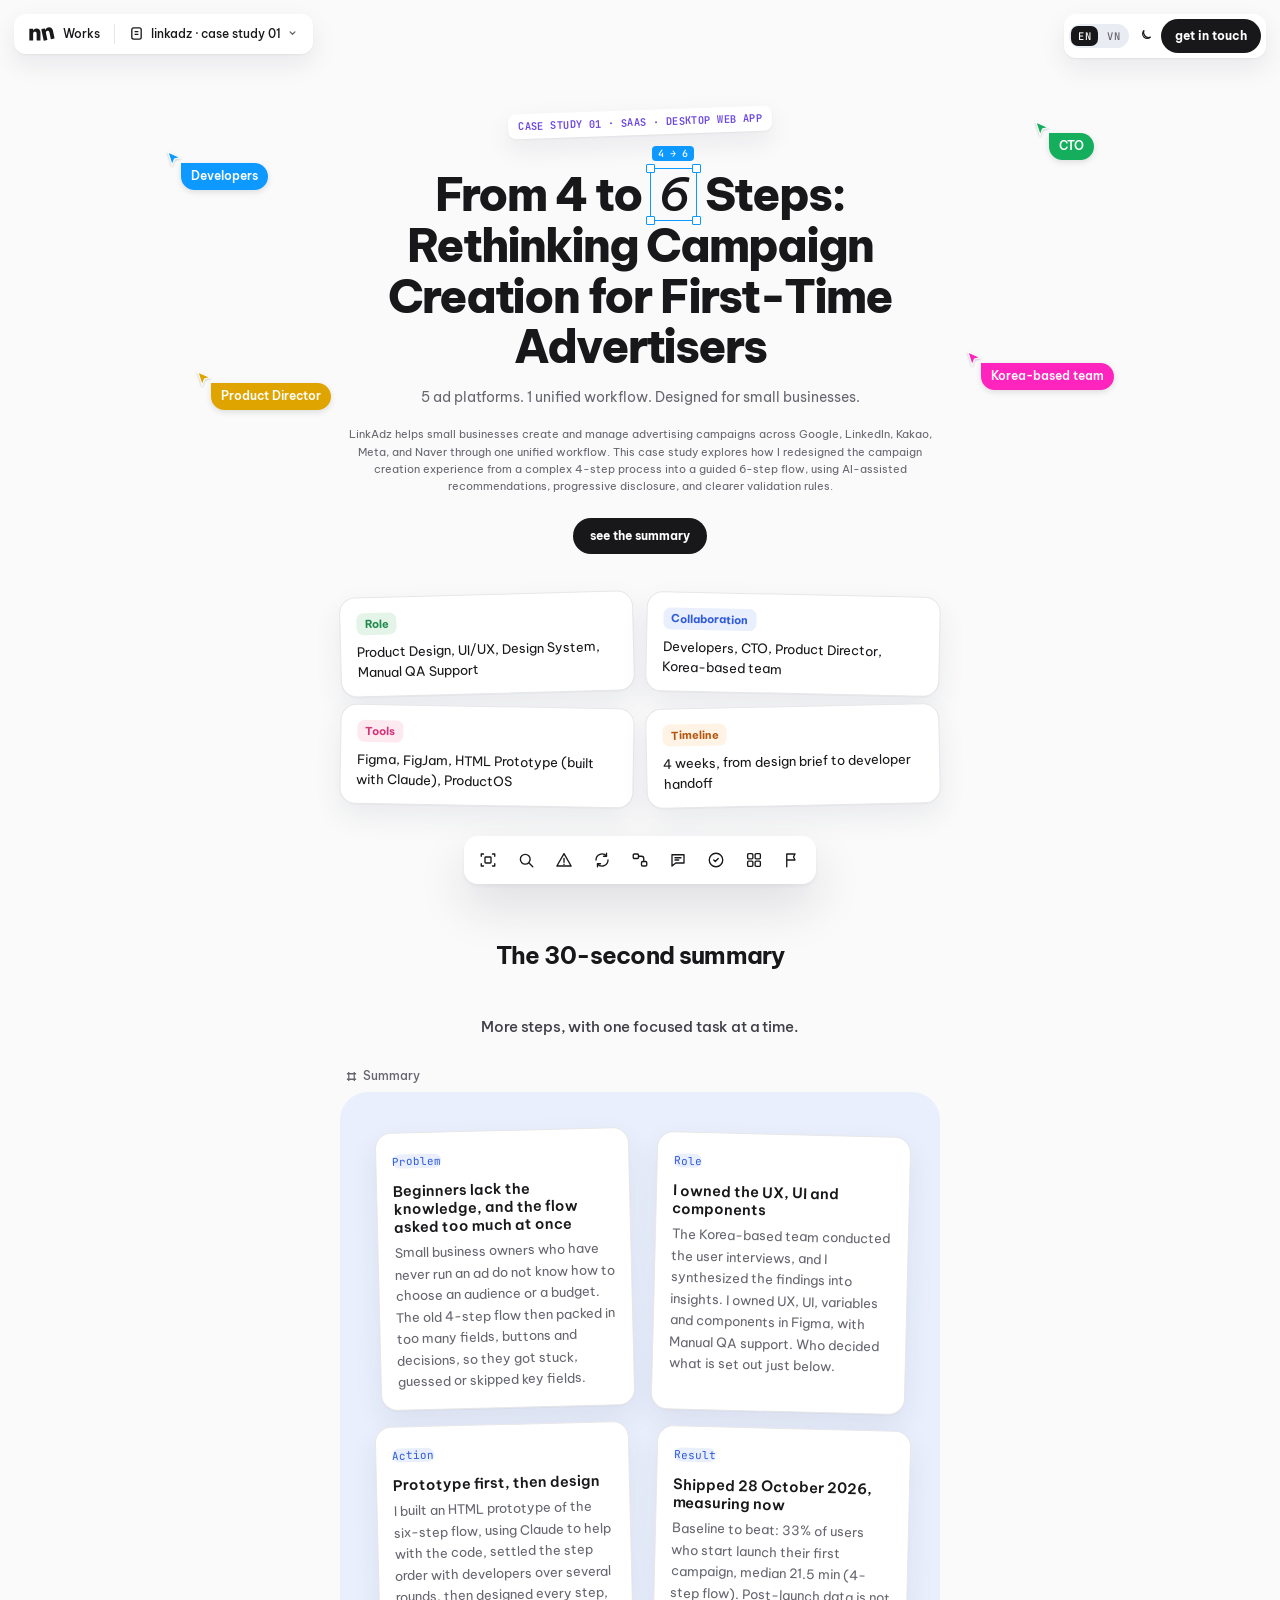
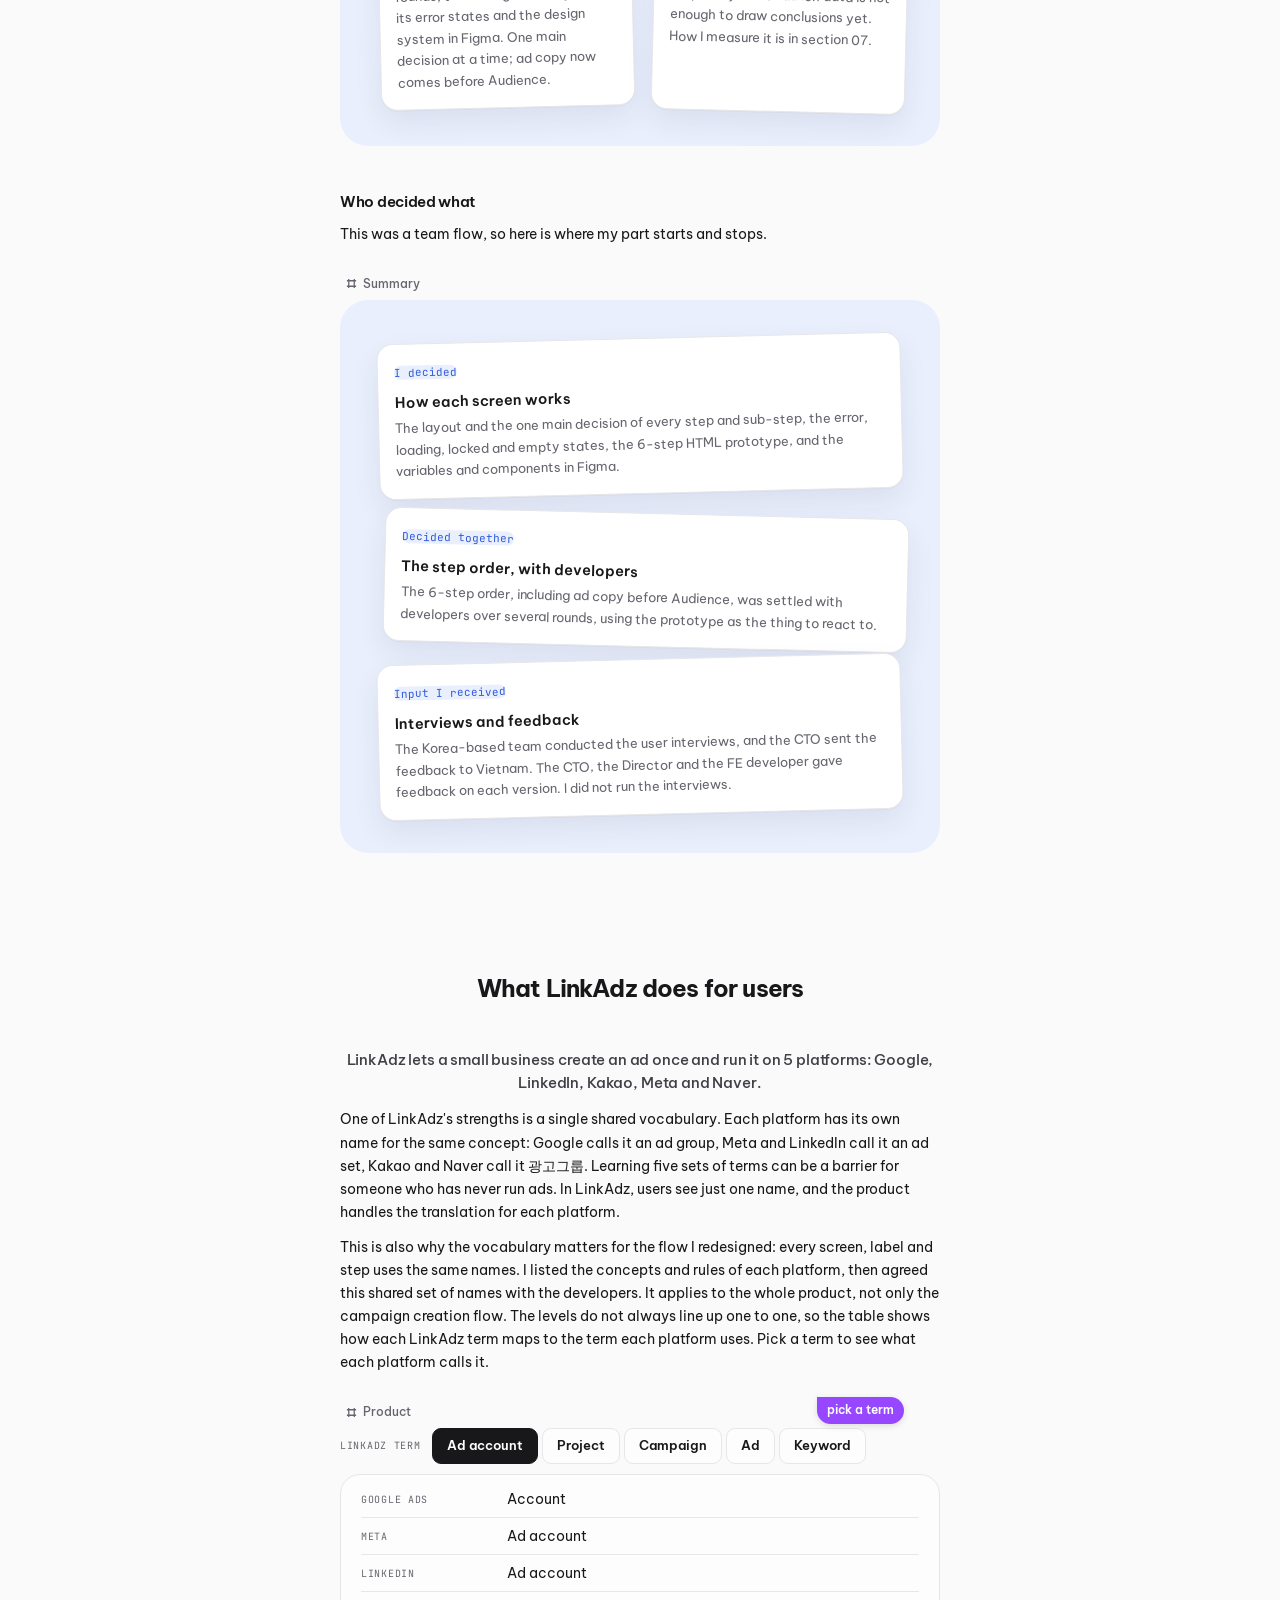
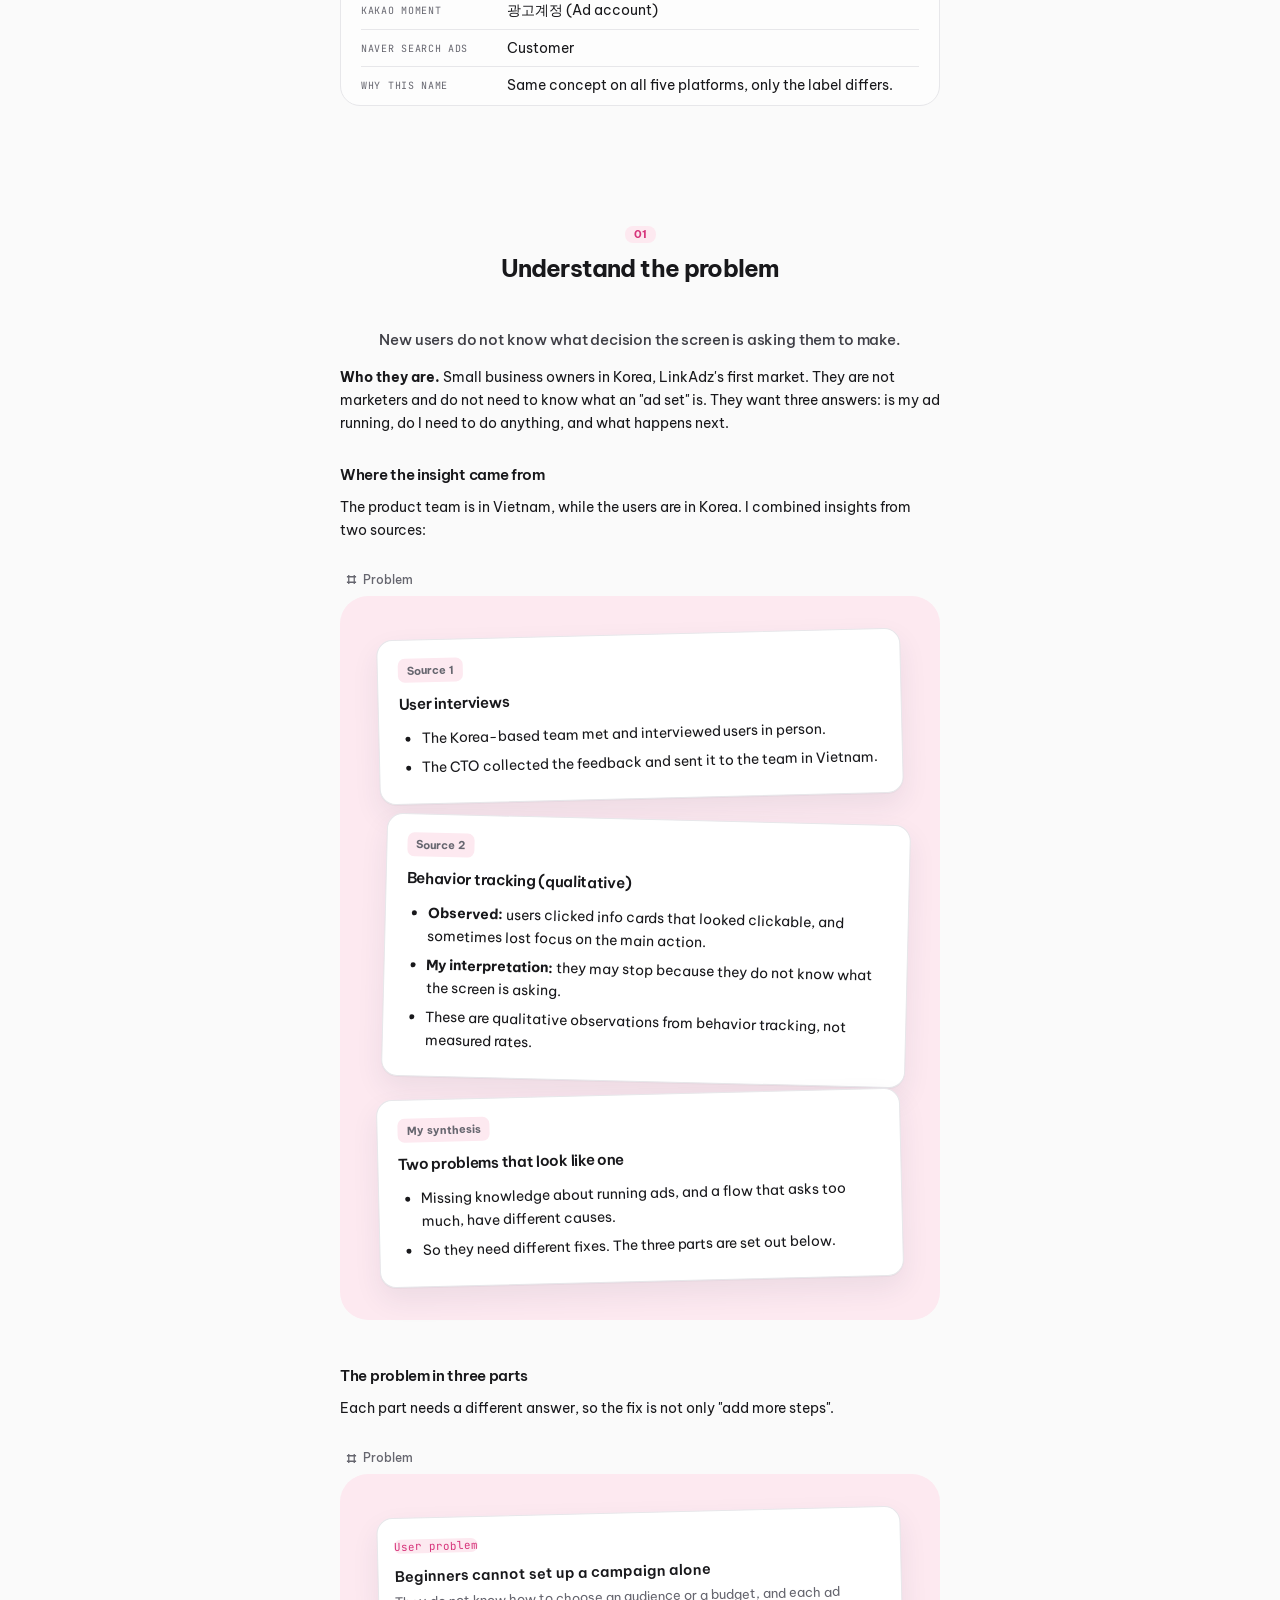
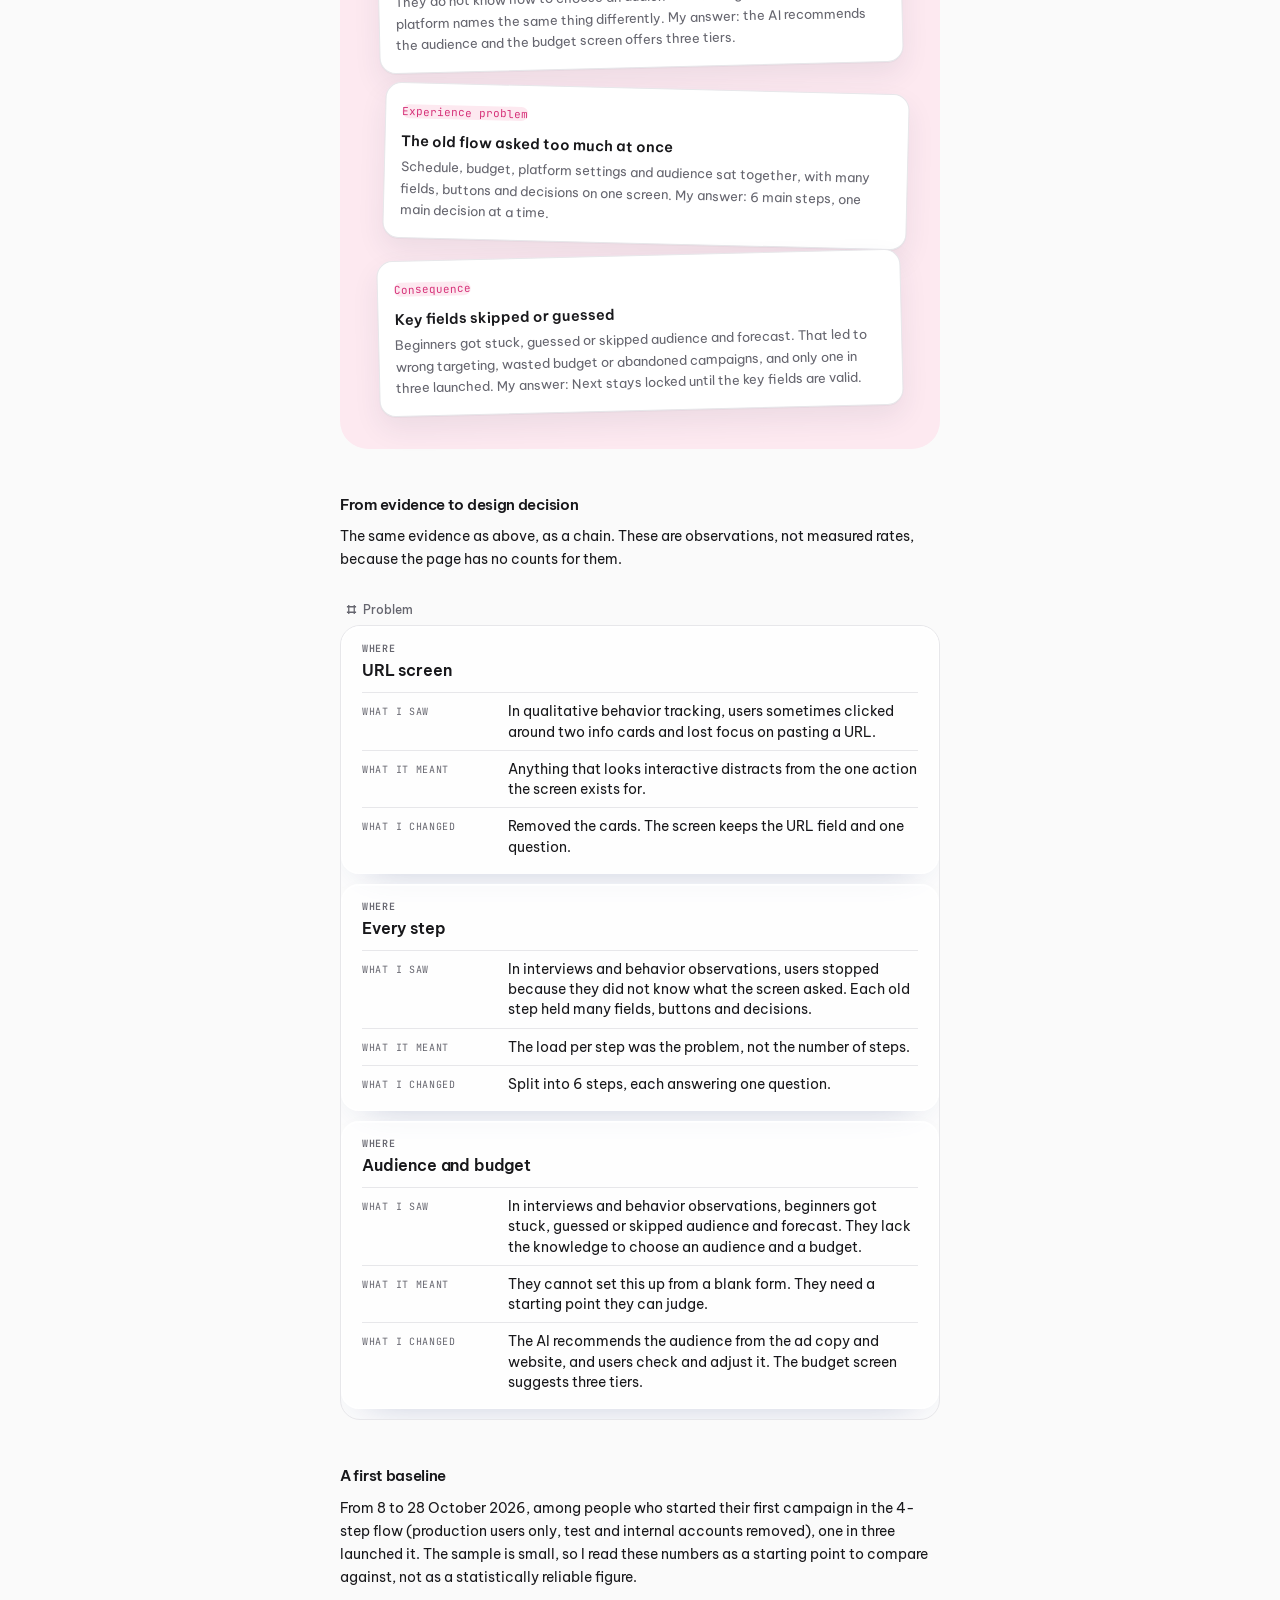
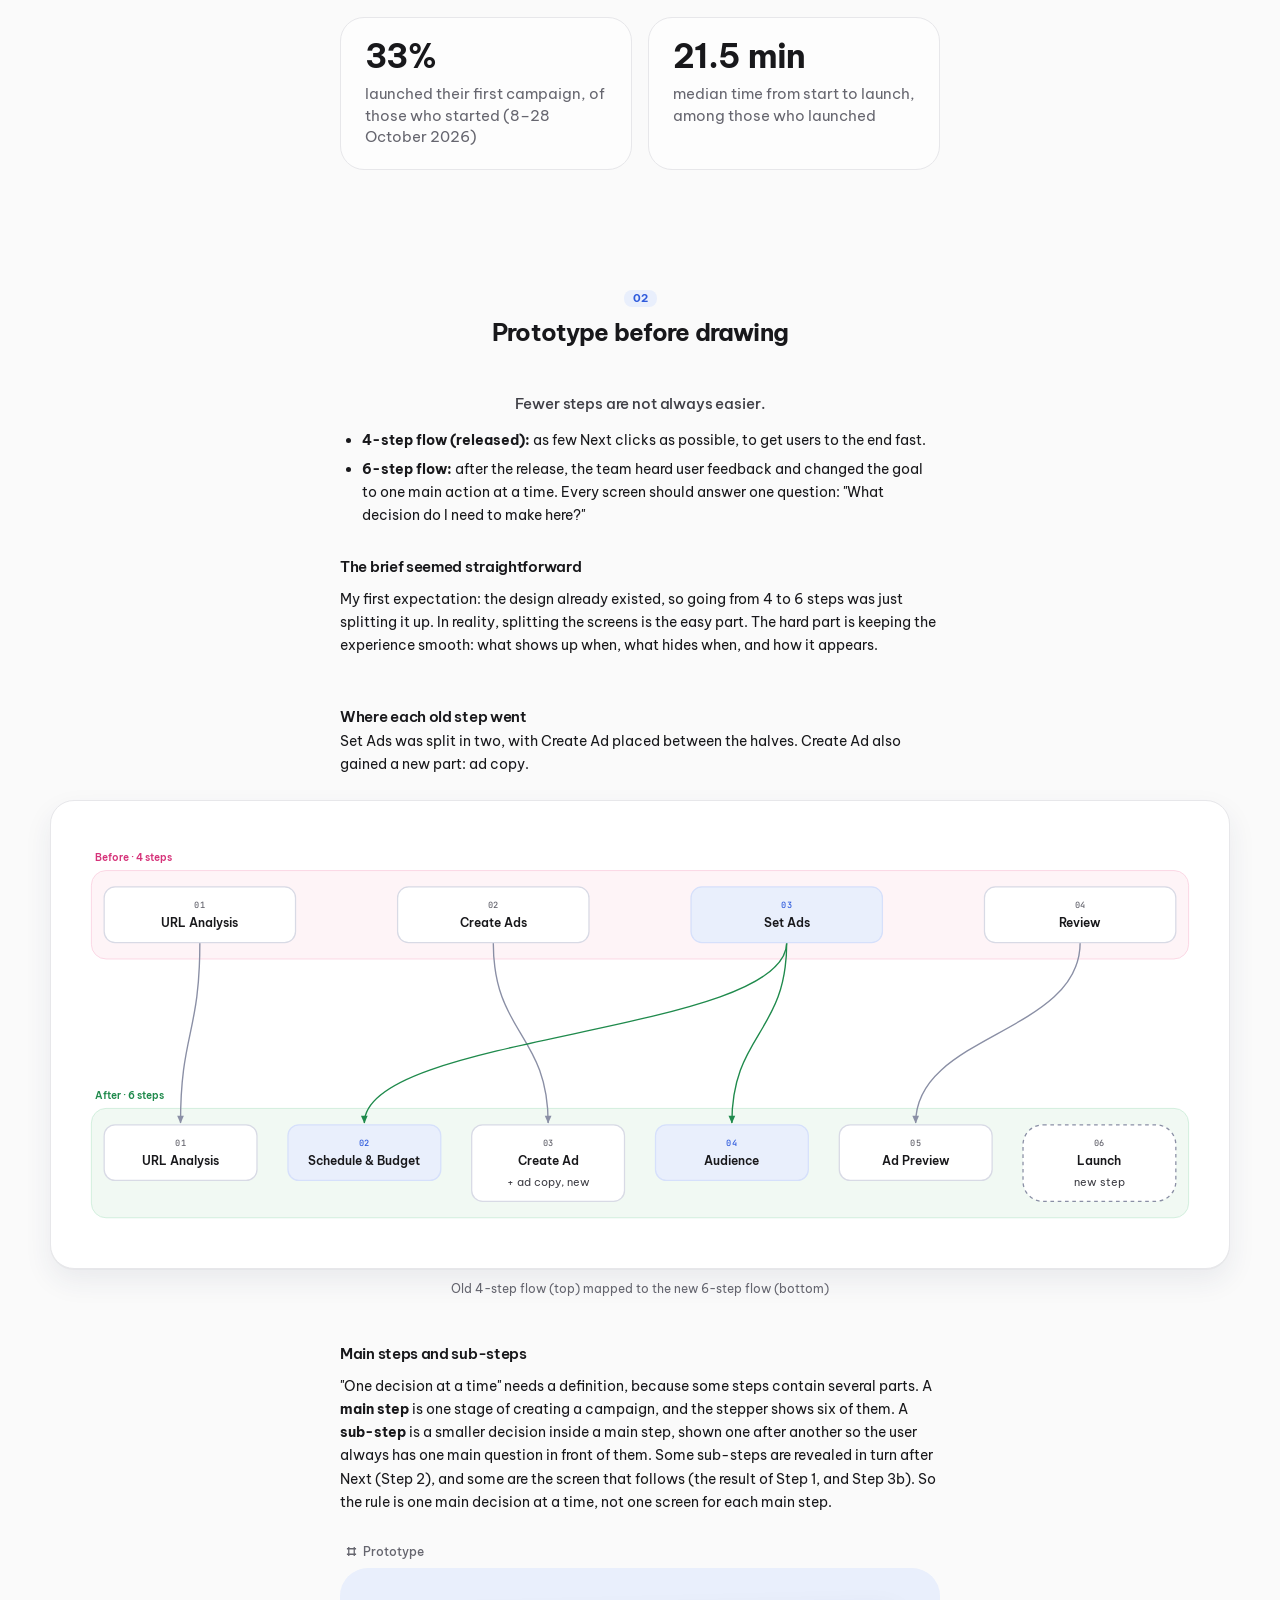
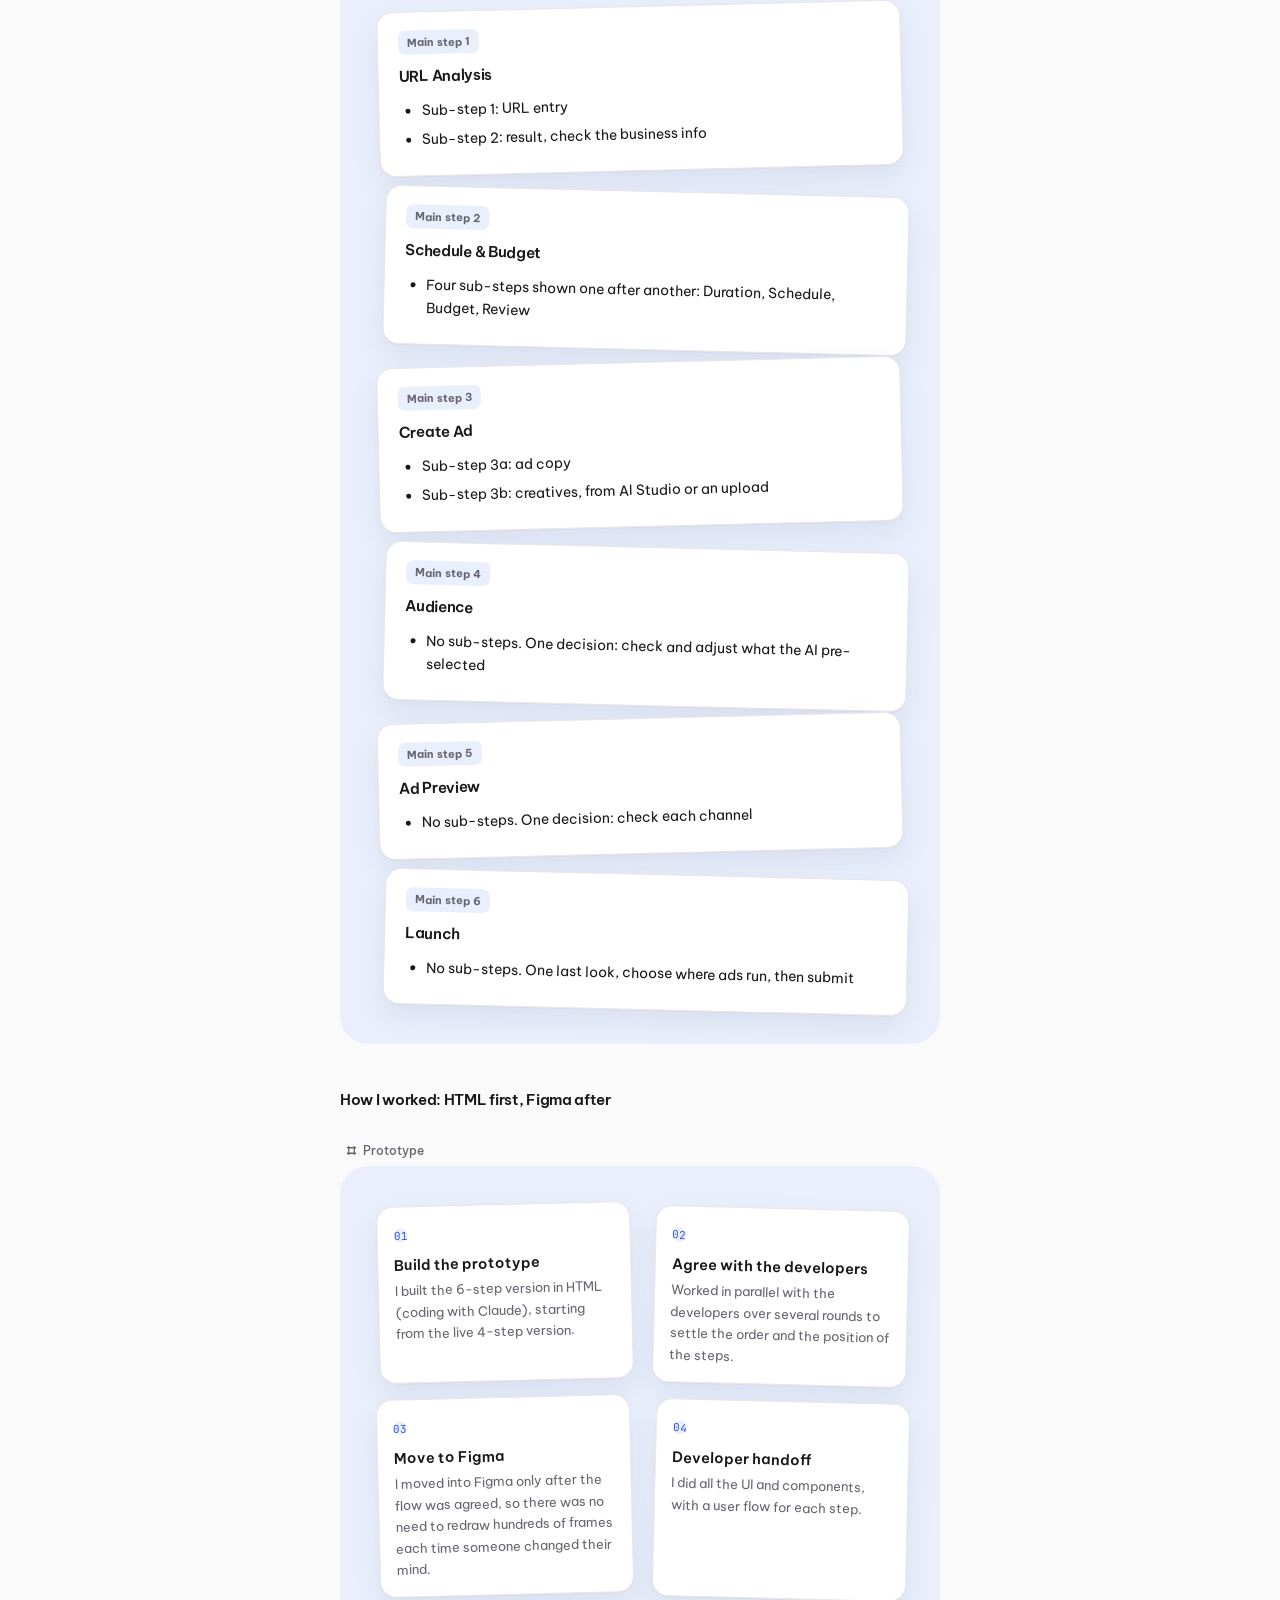
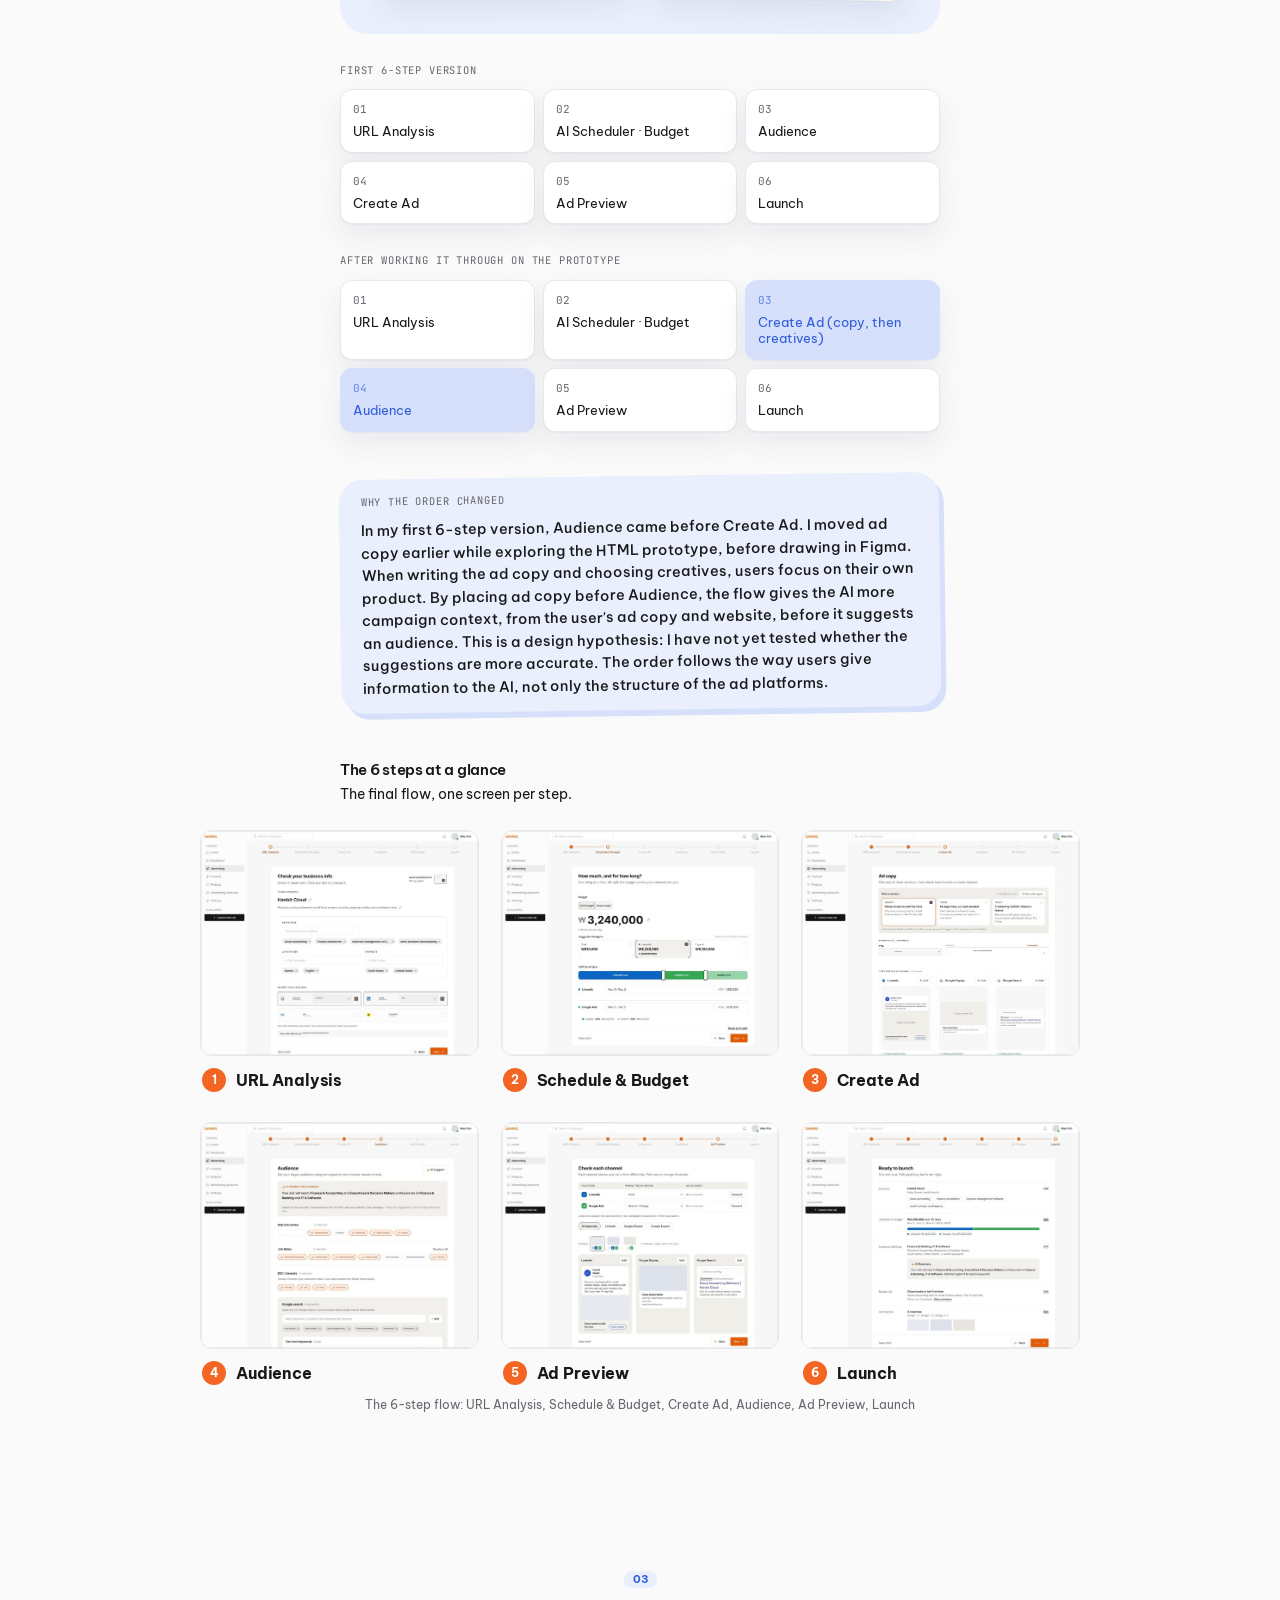
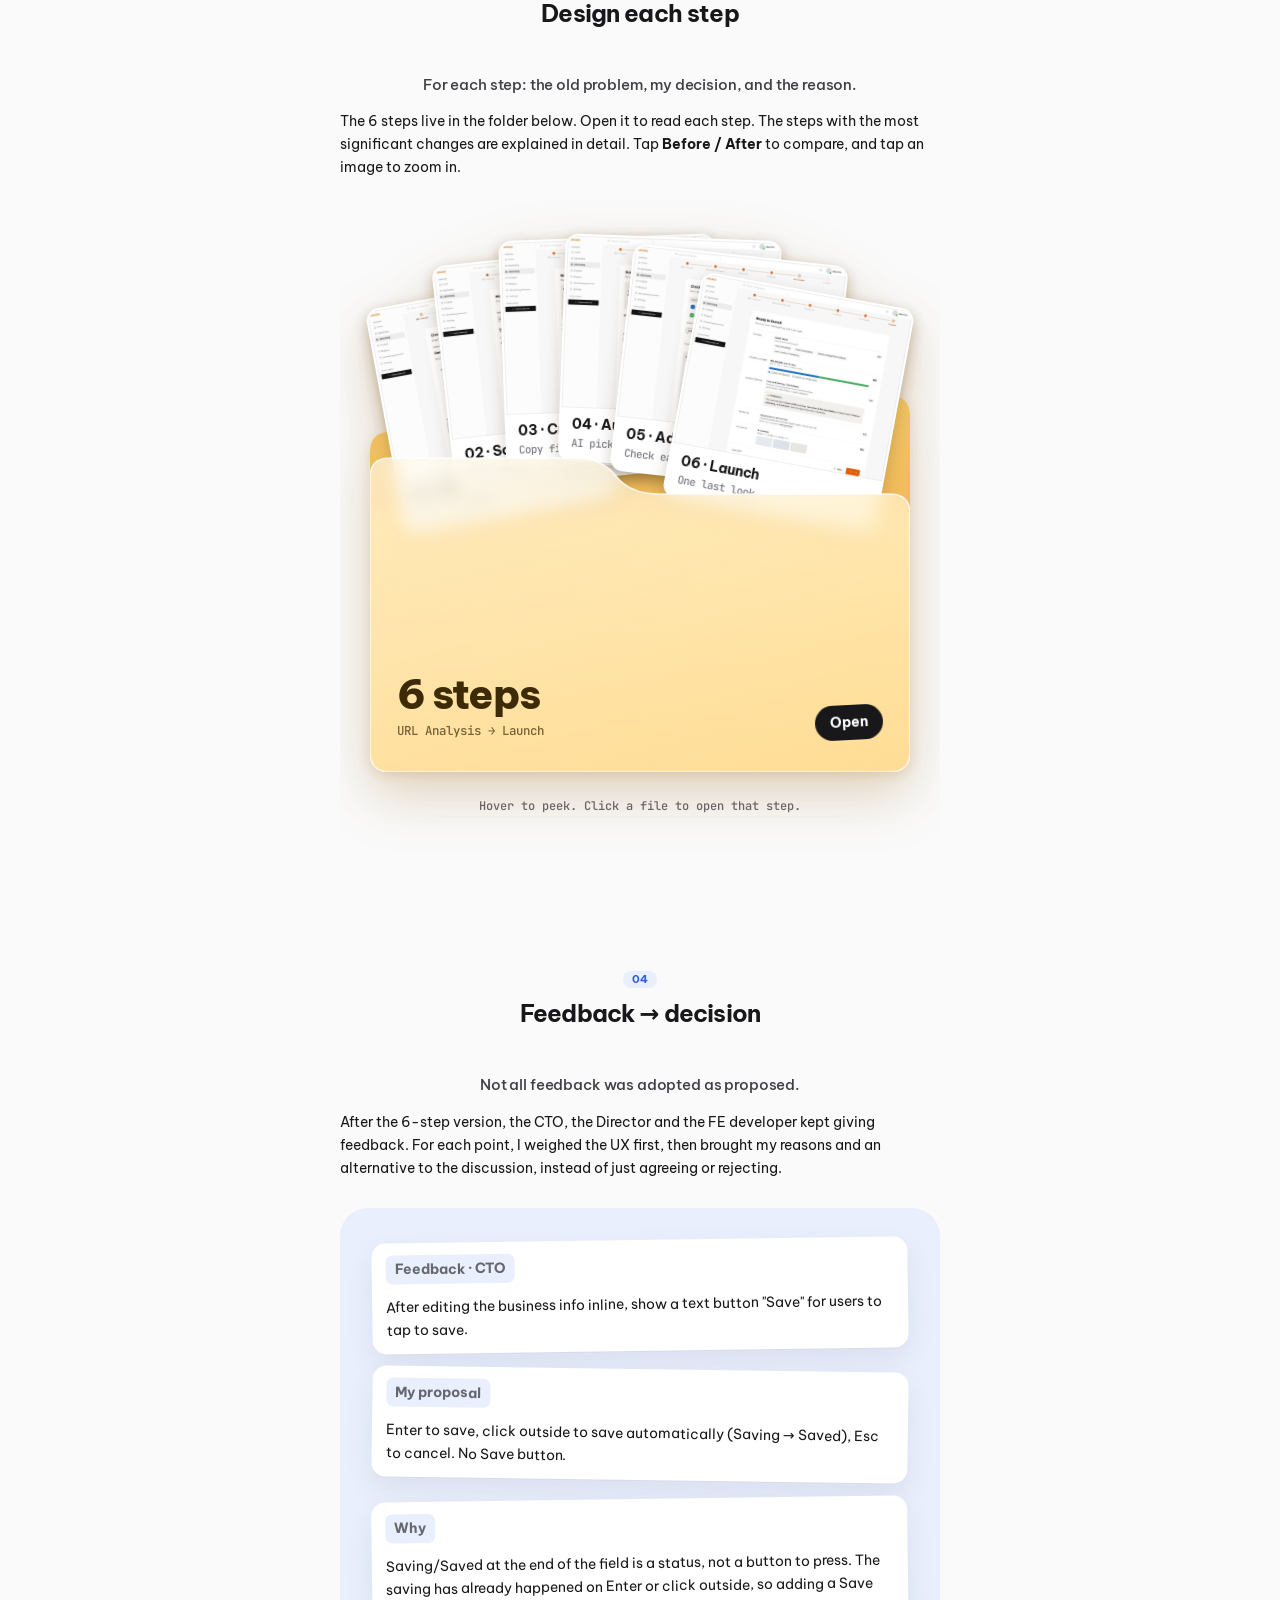
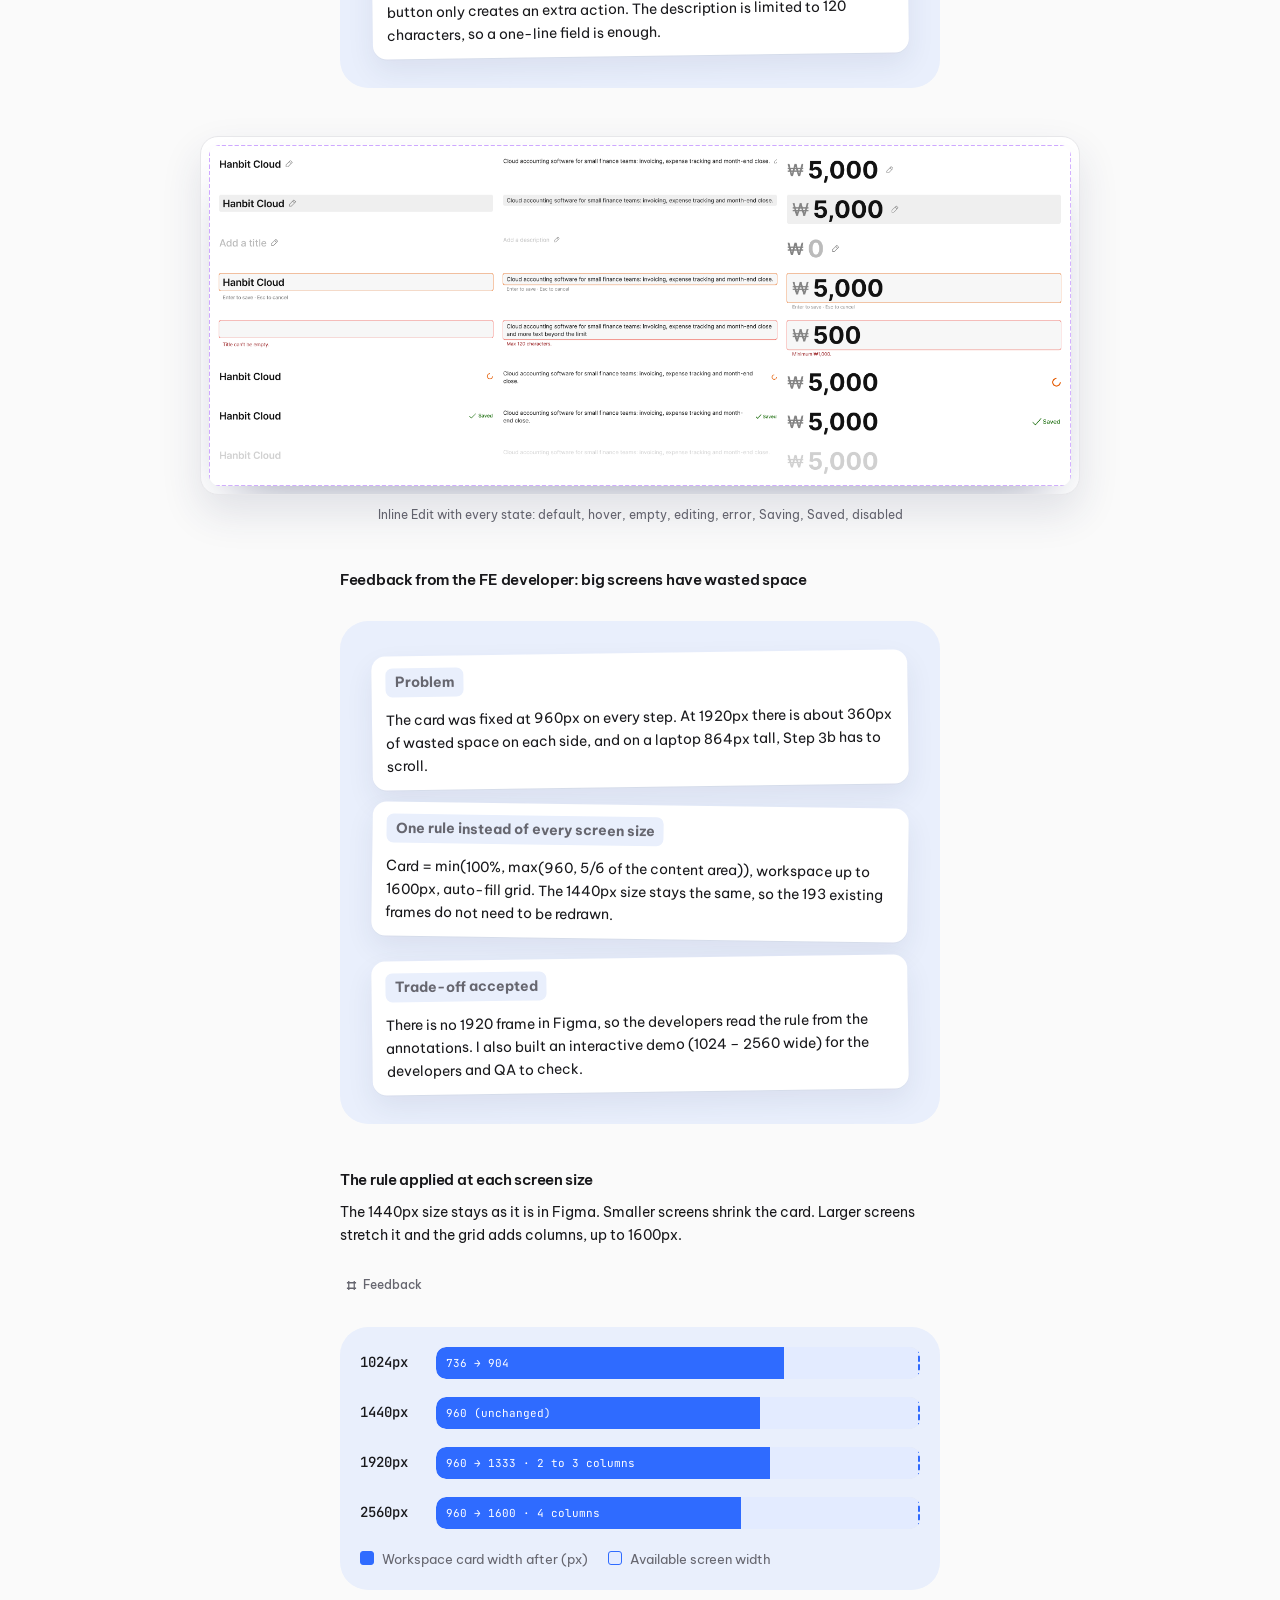
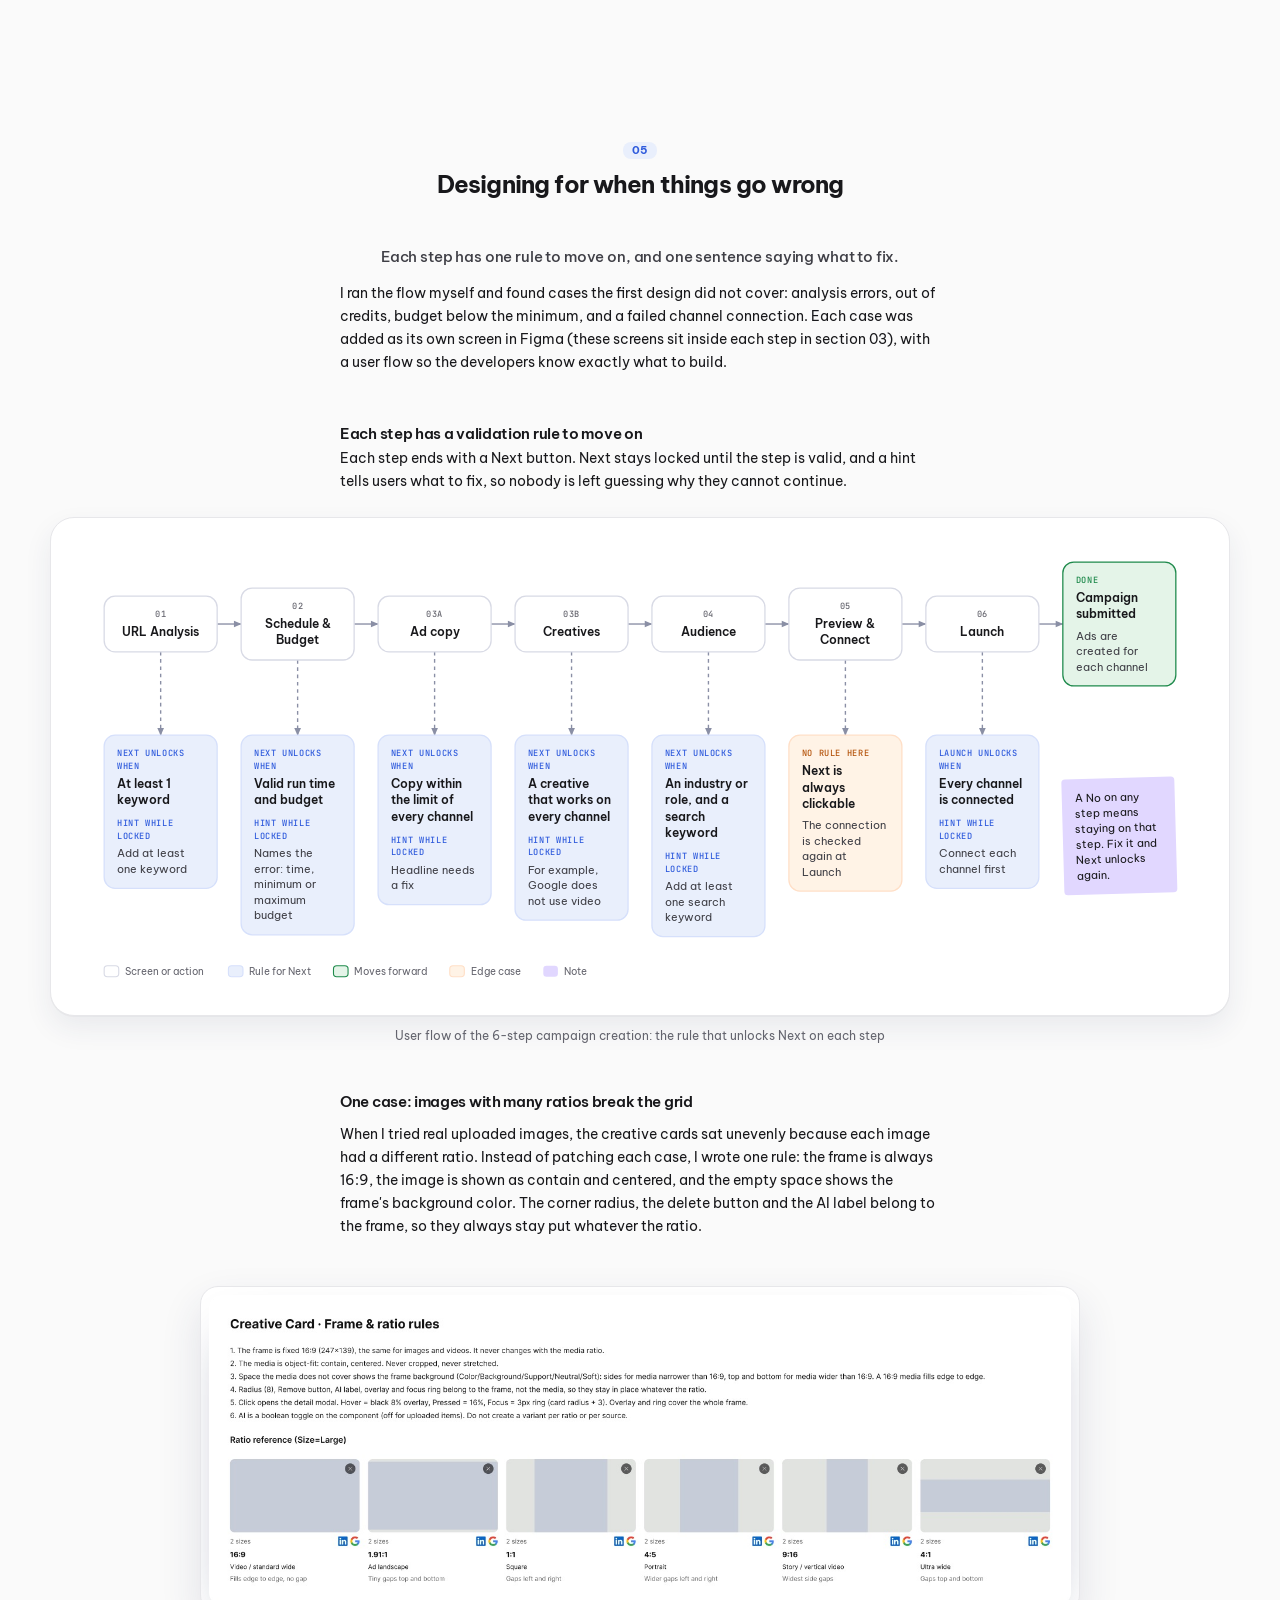
<file: linkadz.html>
<!DOCTYPE html>
<html lang="en">
<head>
<meta charset="utf-8">
<meta name="viewport" content="width=device-width, initial-scale=1">
<link rel="icon" href="logo/favicon.ico" sizes="any"><link rel="icon" type="image/png" sizes="32x32" href="logo/nn-icon-32.png"><link rel="apple-touch-icon" href="logo/nn-icon-180.png">
<script src="theme.js?v=20261119"></script>
<title>LinkAdz Case Study – Multi-channel campaign creation flow</title>
<meta name="description" content="5 ad platforms, 1 flow: redesigning campaign creation from a complex 4-step process into a guided 6-step flow for small businesses.">
<meta property="og:url" content="https://nnva-portfolio.github.io/linkadz.html">
<link rel="canonical" href="https://nnva-portfolio.github.io/linkadz.html">
<link rel="alternate" hreflang="en" href="https://nnva-portfolio.github.io/linkadz.html">
<link rel="alternate" hreflang="vi" href="https://nnva-portfolio.github.io/linkadz-vi.html">
<link rel="alternate" hreflang="x-default" href="https://nnva-portfolio.github.io/linkadz.html">
<meta property="og:type" content="website">
<meta property="og:title" content="LinkAdz Case Study – Multi-channel campaign creation flow">
<meta property="og:description" content="5 ad platforms, 1 flow: redesigning campaign creation from a complex 4-step process into a guided 6-step flow for small businesses.">
<meta property="og:image" content="https://nnva-portfolio.github.io/cover/linkadz.jpg">
<meta property="og:image:width" content="2000">
<meta property="og:image:height" content="1125">
<meta name="twitter:card" content="summary_large_image">
<link rel="preconnect" href="https://fonts.googleapis.com">
<link rel="preconnect" href="https://fonts.gstatic.com" crossorigin>
<link href="https://fonts.googleapis.com/css2?family=Be+Vietnam+Pro:ital,wght@0,400;0,500;0,600;0,700;0,800;1,500;1,600&family=JetBrains+Mono:wght@400;500&display=swap" rel="stylesheet">
<style>
:root{
  --bg:#f4f5f9; --surface:#ffffff; --ink:#0c0f1f; --muted:#555b75; --line:#dfe2ee;
  --accent:#3b4dff; --accent-soft:#e6e9ff; --lime:#c6ff3d; --lime-ink:#1c2a00;
  --warn-bg:#fff6dc; --warn-line:#e7c766; --warn-ink:#6b4c00;
  --hero-bg:#e9ecff; --hero-ink:#0c0f1f; --hero-sub:#4a5070; --hero-line:rgba(12,15,31,.14); --hero-dt:#5a6082; --hero-dd:#14183a;
  --font-display:"Bricolage Grotesque",system-ui,sans-serif;
  --font-body:"Instrument Sans",system-ui,-apple-system,"Segoe UI",sans-serif;
  --font-mono:"JetBrains Mono",ui-monospace,Menlo,monospace;
  --wide:1200px; --text:660px; --gutter:24px;
}
:root[data-theme="dark"]{
  --bg:#0b0e1c; --surface:#141830; --ink:#eef0fb; --muted:#9ba2c2; --line:#272d4d;
  --accent:#8c9bff; --accent-soft:#1f2552; --warn-bg:#2a2410; --warn-line:#5c4a14; --warn-ink:#efd48a;
  --hero-bg:#0b0e22; --hero-ink:#f3f5ff; --hero-sub:#b8bfe0; --hero-line:rgba(255,255,255,.14); --hero-dt:#8d95bb; --hero-dd:#eaedff;
}
*{box-sizing:border-box}
html{scroll-behavior:smooth}
body{margin:0;background:var(--bg);color:var(--ink);font-family:var(--font-body);font-size:18px;line-height:1.75;-webkit-font-smoothing:antialiased}
a{color:var(--accent)}
.wide{max-width:var(--wide);margin:0 auto;padding:0 var(--gutter)}
.text{max-width:calc(var(--text) + var(--gutter)*2);margin:0 auto;padding:0 var(--gutter)}
p{margin:0 0 22px}
h1,h2,h3{font-family:var(--font-display);letter-spacing:-.02em;margin:0}

/* HERO */
.hero{background:var(--hero-bg);color:var(--hero-ink);padding:120px 0 96px;position:relative;overflow:hidden}
.hero::before{content:"";position:absolute;right:-180px;top:-180px;width:560px;height:560px;border-radius:50%;background:radial-gradient(circle,#3b4dff 0%,rgba(59,77,255,0) 65%);opacity:.25}
.hero .wide{position:relative}
.tag{display:inline-block;font-family:var(--font-mono);font-size:13px;letter-spacing:.08em;text-transform:uppercase;color:var(--accent);border:1px solid var(--accent);padding:6px 14px;border-radius:999px;margin-bottom:32px}
.hero h1{font-size:clamp(44px,9vw,116px);line-height:.98;font-weight:800;max-width:14ch}
.hero h1 em{font-style:normal;background:var(--lime);color:var(--lime-ink);padding:0 .12em;border-radius:.12em}
.hero .sub{font-size:clamp(18px,2.2vw,24px);color:var(--hero-sub);max-width:46ch;margin:36px 0 0;line-height:1.5}
.meta{display:grid;grid-template-columns:repeat(4,1fr);gap:32px;margin-top:80px;padding-top:32px;border-top:1px solid var(--hero-line)}
.meta dt{font-family:var(--font-mono);font-size:12px;letter-spacing:.08em;text-transform:uppercase;color:var(--hero-dt);margin-bottom:8px}
.meta dd{margin:0;font-size:16px;line-height:1.5;color:var(--hero-dd)}

/* NAV */
nav.toc{position:sticky;top:0;z-index:5;background:color-mix(in srgb,var(--bg) 90%,transparent);backdrop-filter:blur(10px);border-bottom:1px solid var(--line)}
nav.toc .wide{display:flex;gap:4px;overflow-x:auto;padding-top:10px;padding-bottom:10px;scrollbar-width:none}
nav.toc a{white-space:nowrap;font-size:13px;text-decoration:none;color:var(--muted);padding:6px 12px;border-radius:999px}
nav.toc a:hover{background:var(--surface);color:var(--ink)}

/* SECTIONS */
section{padding:140px 0 0}
.sec-head{display:flex;align-items:baseline;gap:20px;margin-bottom:40px}
.sec-no{font-family:var(--font-display);font-weight:800;font-size:clamp(64px,12vw,140px);line-height:.8;color:transparent;-webkit-text-stroke:1.5px var(--accent);opacity:.9}
h2{font-size:clamp(30px,5vw,56px);line-height:1.05;font-weight:800;max-width:18ch}
.kicker{font-family:var(--font-mono);font-size:13px;letter-spacing:.08em;text-transform:uppercase;color:var(--muted);margin:0 0 14px}
.lede{font-family:var(--font-display);font-size:clamp(22px,3vw,32px);line-height:1.3;font-weight:600;letter-spacing:-.01em;margin-bottom:28px}
h3{font-size:24px;margin:56px 0 14px;font-weight:600}
ul,ol{padding-left:22px;margin:0 0 22px}
li{margin-bottom:10px}

/* PROBLEM */
.layers{display:grid;grid-template-columns:1fr 1fr;gap:24px;margin:56px 0 0}
.layer{background:var(--surface);border:1px solid var(--line);border-radius:24px;padding:36px}
.layer .kicker{color:var(--accent)}
.layer h3{margin:0 0 14px;font-size:22px}
.layer ul{margin:0}
.impact{font-family:var(--font-display);font-size:clamp(22px,3vw,34px);line-height:1.25;font-weight:600;margin-top:64px;max-width:28ch}
.impact span{background:linear-gradient(transparent 62%,var(--lime) 62%);color:var(--ink)}

/* GOALS */
.goals{display:grid;grid-template-columns:repeat(4,1fr);gap:0;border-top:1px solid var(--line);margin-top:48px}
.goal{padding:32px 24px 8px 0;border-right:1px solid var(--line);padding-left:24px}
.goal:first-child{padding-left:0}
.goal:last-child{border-right:0}
.goal b{display:block;font-family:var(--font-display);font-size:22px;line-height:1.25;margin-bottom:10px;font-weight:600}
.goal i{font-style:normal;font-family:var(--font-mono);font-size:13px;color:var(--accent)}
.goal p{font-size:16px;color:var(--muted);margin:0}

/* TABLES */
.tablebox{overflow-x:auto;border:1px solid var(--line);border-radius:24px;background:var(--surface);margin:48px 0}
table{border-collapse:collapse;width:100%;font-size:15px;line-height:1.5}
th,td{text-align:left;padding:18px 20px;border-bottom:1px solid var(--line);vertical-align:top;min-width:150px}
th{font-family:var(--font-mono);font-weight:500;font-size:12px;letter-spacing:.06em;text-transform:uppercase;color:var(--accent);background:var(--accent-soft)}
tr:last-child td{border-bottom:0}
td:first-child{font-weight:600;font-family:var(--font-display);font-size:17px}
table.compact th,table.compact td{min-width:0}

/* FLOW REORDER */
.track{display:grid;grid-template-columns:repeat(6,1fr);gap:10px;margin:14px 0}
.track div{background:var(--surface);border:1px solid var(--line);border-radius:16px;padding:16px 14px;font-size:14px;line-height:1.35;min-height:96px}
.track div small{display:block;font-family:var(--font-mono);font-size:11px;color:var(--muted);margin-bottom:6px}
.track.after div.moved{background:var(--lime);border-color:var(--lime);color:var(--lime-ink)}
.track.after div.moved small{color:var(--lime-ink);opacity:.7}
.track-label{font-family:var(--font-mono);font-size:12px;letter-spacing:.08em;text-transform:uppercase;color:var(--muted);margin:36px 0 4px}
.pull{border-left:6px solid var(--lime);padding:6px 0 6px 28px;margin:64px 0;font-family:var(--font-display);font-size:clamp(20px,2.6vw,28px);line-height:1.35;font-weight:600}
.pull small{display:block;font-family:var(--font-mono);font-size:12px;letter-spacing:.08em;text-transform:uppercase;color:var(--muted);margin-bottom:10px;font-weight:400}

/* FIGURES */
figure{margin:0}
.shot{margin:72px 0}
.shot .frame{background:linear-gradient(135deg,var(--accent-soft),var(--surface));border:1px solid var(--line);border-radius:32px;padding:clamp(16px,4vw,56px)}
.shot img{width:100%;height:auto;display:block;border-radius:16px;box-shadow:0 30px 60px -30px rgba(12,15,31,.35);background:#fff}
.shot video{width:100%;height:auto;display:block;border-radius:16px;box-shadow:0 30px 60px -30px rgba(12,15,31,.35);background:#f7f8fc}
.shot.narrow .frame{max-width:860px;margin:0 auto}
.shot figcaption{margin-top:16px;font-family:var(--font-mono);font-size:13px;color:var(--muted)}
.stage{display:flex;flex-wrap:wrap;gap:8px;margin:0 0 20px}
.stage span{font-size:14px;padding:7px 14px;border-radius:999px;background:var(--surface);border:1px solid var(--line)}
.stage.new span{background:var(--accent);border-color:var(--accent);color:#fff}

/* ITERATION */
.decision{display:grid;grid-template-columns:1fr 1fr 1fr;gap:0;background:var(--surface);border:1px solid var(--line);border-radius:28px;overflow:hidden;margin:40px 0}
.decision>div{padding:32px}
.decision>div+div{border-left:1px solid var(--line)}
.decision .kicker{color:var(--accent);margin-bottom:12px}
.decision p{font-size:16px;margin:0}
.decision .no{display:inline-block;background:var(--lime);color:var(--lime-ink);font-weight:600;font-size:13px;padding:2px 10px;border-radius:999px;margin-right:6px}

/* BARS */
.bars{background:var(--surface);border:1px solid var(--line);border-radius:28px;padding:36px;margin:48px 0}
.bar-row{display:grid;grid-template-columns:90px 1fr;gap:20px;align-items:center;margin-bottom:18px}
.bar-row:last-child{margin-bottom:0}
.bar-row b{font-family:var(--font-mono);font-size:14px;font-weight:500}
.bar{height:36px;border-radius:10px;background:var(--line);position:relative;overflow:hidden}
.bar i{position:absolute;left:0;top:0;bottom:0;background:var(--accent-soft);border-right:2px dashed var(--accent)}
.bar em{position:absolute;left:0;top:0;bottom:0;background:var(--accent);border-radius:10px 0 0 10px;display:flex;align-items:center;padding-left:14px;font-style:normal;font-size:13px;color:#fff;font-family:var(--font-mono);white-space:nowrap}
.legend{display:flex;gap:20px;flex-wrap:wrap;margin-top:20px;font-size:13px;color:var(--muted)}
.legend span::before{content:"";display:inline-block;width:12px;height:12px;border-radius:3px;margin-right:8px;vertical-align:-1px;background:var(--accent-soft);border:1px solid var(--accent)}
.legend span.n::before{background:var(--accent)}

/* TODO */
.todo{background:var(--warn-bg);border:1.5px dashed var(--warn-line);color:var(--warn-ink);border-radius:20px;padding:20px 24px;font-size:16px;line-height:1.55;margin:48px 0}
.todo b{display:block;font-family:var(--font-mono);font-size:12px;letter-spacing:.08em;text-transform:uppercase;margin-bottom:6px}

.sources{font-size:15px}
.sources li{word-break:break-word}
.decision{gap:18px !important}
.decision>div+div{border-left:0 !important;border-top:0 !important}
.kpis{display:grid;grid-template-columns:repeat(3,1fr);gap:16px;margin:28px 0 8px}.kpis.k2{grid-template-columns:repeat(2,1fr)}
.kpi{background:var(--surface);border:1px solid var(--line);border-radius:24px;padding:22px 24px}
.kpi b{display:block;white-space:nowrap;font-family:var(--font-display);font-size:clamp(30px,2.6vw,38px);line-height:1;letter-spacing:-.02em;margin-bottom:10px}
.kpi span{display:block;font-size:14.5px;line-height:1.45;color:var(--muted)}
.kpi-note{font-size:15px;color:var(--muted);margin:14px 0 0}
@media(max-width:860px){.kpis{grid-template-columns:1fr}.kpis.k2{grid-template-columns:1fr}}
footer{margin-top:160px;padding:48px 0 72px;border-top:1px solid var(--line);color:var(--muted);font-size:14px}
.themebtn{position:fixed;right:16px;bottom:16px;z-index:10;border:1px solid var(--line);background:var(--surface);color:var(--ink);border-radius:999px;padding:8px 14px;font:inherit;font-size:13px;cursor:pointer}

@media(max-width:860px){
  .meta{grid-template-columns:1fr 1fr;gap:24px}
  .layers,.decision{grid-template-columns:1fr}
  .decision>div+div{border-left:0;border-top:1px solid var(--line)}
  .goals{grid-template-columns:1fr 1fr}
  .goal{border-right:0;padding-left:0;border-bottom:1px solid var(--line);padding-bottom:24px}
  .track{grid-template-columns:1fr 1fr 1fr}
}
@media(max-width:420px){
  body{font-size:17px}
  section{padding-top:96px}
  .meta,.goals,.track{grid-template-columns:1fr}
  .sec-head{flex-direction:column;gap:12px}
  .bar-row{grid-template-columns:1fr;gap:6px}
  .layer,.bars,.decision>div{padding:24px}
}
.flowd>summary{list-style:none;cursor:pointer;display:block;max-width:calc(var(--text) + var(--gutter)*2);margin:0 auto;padding:0 var(--gutter)}
.flowd>summary::-webkit-details-marker{display:none}
.flowd .fd-b{display:inline-flex;align-items:center;gap:10px;font-size:13.5px;font-weight:600;color:var(--ink);background:var(--card,#fff);border:1px solid var(--card-line,#e7e7ea);border-radius:999px;padding:10px 18px;transition:transform .2s,box-shadow .2s}
.flowd .fd-b::after{content:"";width:7px;height:7px;border-right:2px solid currentColor;border-bottom:2px solid currentColor;transform:rotate(45deg) translateY(-2px);transition:transform .2s}
.flowd[open] .fd-b::after{transform:rotate(-135deg) translateY(-2px)}
.flowd>summary:hover .fd-b{transform:translateY(-2px);box-shadow:0 8px 20px rgba(30,30,60,.12)}
.flowd>summary:focus-visible .fd-b{outline:2px solid #0d99ff;outline-offset:3px}
.flowd[open]>summary{margin-bottom:28px}
.flowd:not([open]) .fd-h2{display:inline}.flowd[open] .fd-h2{display:none}

/* ===== steps folder + popup ===== */
.stwrap{padding-top:clamp(110px,30vw,185px);padding-bottom:24px;text-align:center}
.stfolder{--w:540px;position:relative;container-type:inline-size;width:min(100%,var(--w));aspect-ratio:540/380;margin:0 auto;cursor:pointer;outline:none;-webkit-tap-highlight-color:transparent;filter:drop-shadow(0 22px 28px rgba(150,95,10,.22)) drop-shadow(0 4px 6px rgba(150,95,10,.18))}
.stfolder .sf-back{position:absolute;inset:0;width:100%;height:100%;display:block}
.sfc{position:absolute;left:50%;top:6cqw;width:40cqw;z-index:calc(2 + var(--i));text-align:left;background:#fff;border:.5cqw solid #fff;border-radius:2.4cqw;overflow:hidden;box-shadow:0 1.2cqw 3cqw rgba(60,40,10,.22);color:#18181b;
  --d:calc(var(--i) - 2.5);
  --x0:calc(var(--d) * 3cqw);--r0:calc(var(--d) * 1.6deg);--y0:calc(-2.6cqw + var(--d) * var(--d) * .25cqw);
  --x1:calc(var(--d) * 11cqw);--r1:calc(var(--d) * 4.2deg);--y1:calc(-35cqw + var(--d) * var(--d) * 1.6cqw);
  transform:translate(calc(-50% + var(--x0)),var(--y0)) rotate(var(--r0));
  transition:transform .6s cubic-bezier(.34,1.45,.5,1) calc(var(--i) * 35ms),box-shadow .3s;will-change:transform}
.sfc img{display:block;width:100%;height:auto;aspect-ratio:642/520;object-fit:cover;object-position:top;background:#eef0f6}
.sfc b{display:block;font-size:2.6cqw;font-weight:700;letter-spacing:-.01em;line-height:1.25;padding:1.6cqw 2cqw 0}
.sfc em{display:block;font-style:normal;font:500 2cqw/1.3 'JetBrains Mono',ui-monospace,monospace;color:#7a7a85;padding:.4cqw 2cqw 1.8cqw;white-space:nowrap;overflow:hidden;text-overflow:ellipsis}
.stfolder:hover .sfc,.stfolder:focus-visible .sfc,.stfolder.demo .sfc{transform:translate(calc(-50% + var(--x1)),var(--y1)) rotate(var(--r1))}
.stfolder:hover .sfc,.stfolder:focus-visible .sfc{animation:sfwig 1.9s ease-in-out calc(.7s + var(--i) * -.28s) infinite}
.stfolder .sfc:hover{z-index:12;box-shadow:0 2cqw 4.5cqw rgba(60,40,10,.34)}
.stfolder .sfc:hover img{filter:saturate(1.08)}
@keyframes sfwig{0%,100%{translate:0 0;rotate:0deg}50%{translate:0 -1.1cqw;rotate:.9deg}}
.sf-front{position:absolute;inset:0;z-index:10;clip-path:url(#stclip);-webkit-backdrop-filter:blur(9px) saturate(1.15);backdrop-filter:blur(9px) saturate(1.15);background:linear-gradient(165deg,rgba(255,255,255,.62),rgba(255,238,196,.8) 52%,rgba(255,226,160,.9))}
.sf-edge{position:absolute;inset:0;width:100%;height:100%;z-index:11;pointer-events:none;display:block}
.sf-txt{position:absolute;left:5cqw;bottom:6cqw;z-index:12;pointer-events:none;text-align:left;color:#3d2b08}
.sf-txt b{display:block;font-size:7.6cqw;font-weight:800;letter-spacing:-.04em;line-height:1}
.sf-txt em{display:block;font:500 2.3cqw/1.4 'JetBrains Mono',ui-monospace,monospace;font-style:normal;margin-top:1.4cqw;opacity:.7}
.sf-chip{position:absolute;right:5cqw;bottom:6cqw;z-index:12;pointer-events:none;font-size:2.6cqw;font-weight:700;color:#fff;background:#18181b;border-radius:99px;padding:1.1cqw 2.8cqw;rotate:-3deg;transition:rotate .4s cubic-bezier(.3,1.5,.5,1),translate .4s}
.stfolder:hover .sf-chip{rotate:2deg;translate:0 -.6cqw}
.sthint{font:500 12px/1.4 'JetBrains Mono',ui-monospace,monospace;color:var(--muted);margin-top:26px}
.stfolder:focus-visible .sf-edge{filter:drop-shadow(0 0 0 #0d99ff)}
.stfolder:focus-visible{outline:2px solid #0d99ff;outline-offset:10px;border-radius:24px}
@media (hover:none){.sfc{--r0:calc(var(--d) * 2.2deg)}}
@media (prefers-reduced-motion:reduce){.stfolder .sfc{transition-duration:.01s;animation:none !important}}
@container (max-width:460px){.sfc{--x1:calc(var(--d) * 10cqw);--r1:calc(var(--d) * 4deg)}}
.stwrap{overflow-x:clip}
html.stlock{overflow:hidden}
.stdlg{position:fixed;inset:0;z-index:70;display:grid;place-items:center;padding:2vh 2vw;background:rgba(7,10,22,.6);-webkit-backdrop-filter:blur(12px);backdrop-filter:blur(12px);opacity:0;visibility:hidden;transition:opacity .28s ease,visibility 0s .28s}
.stdlg.open{opacity:1;visibility:visible;transition:opacity .28s ease}
.stdlg-win{width:min(1280px,100%);height:100%;max-height:96vh;display:flex;flex-direction:column;background:var(--canvas);color:var(--ink);border-radius:24px;overflow:hidden;box-shadow:0 40px 100px rgba(0,0,0,.5);outline:none;transform:translateY(34px) scale(.94);transition:transform .5s cubic-bezier(.2,.9,.3,1.15)}
.stdlg.open .stdlg-win{transform:none}
.stdlg-bar{display:flex;align-items:center;gap:12px;padding:12px 14px 12px 20px;border-bottom:1px solid var(--line);background:color-mix(in srgb,var(--canvas) 92%,transparent);flex:none}
.stdlg-ttl{font-weight:800;letter-spacing:-.03em;font-size:17px;white-space:nowrap}
.stdlg-tabs{display:flex;gap:6px;overflow-x:auto;scrollbar-width:none;flex:1;padding:2px}
.stdlg-tabs button{flex:none;display:inline-flex;align-items:center;gap:8px;font:600 13px var(--font-body,inherit);color:var(--muted);background:transparent;border:1px solid var(--line);border-radius:999px;padding:6px 14px 6px 8px;cursor:pointer;transition:background .2s,color .2s,border-color .2s}
.stdlg-tabs button i{font-style:normal;font:600 11px 'JetBrains Mono',monospace;width:22px;height:22px;border-radius:50%;display:grid;place-items:center;background:var(--card);color:var(--ink)}
.stdlg-tabs button:hover{color:var(--ink);border-color:var(--ink)}
.stdlg-tabs button.on{background:var(--ink);color:var(--canvas);border-color:var(--ink)}
.stdlg-tabs button.on i{background:var(--canvas);color:var(--ink)}
.stdlg-x{flex:none;width:36px;height:36px;border-radius:50%;border:1px solid var(--line);background:var(--card);color:var(--ink);font-size:20px;line-height:1;cursor:pointer;display:grid;place-items:center}
.stdlg-x:hover{background:var(--ink);color:var(--canvas)}
.stdlg-body{flex:1;overflow:auto;overscroll-behavior:contain;padding:36px 0 96px}
.stpanel[hidden]{display:none}
@media(max-width:560px){.stdlg{padding:0}.stdlg-win{max-height:100vh;border-radius:0}.stdlg-ttl{display:none}.stdlg-tabs button span{display:none}.stdlg-tabs button{padding:6px}.stdlg-bar{padding-left:12px}}
</style>
<link rel="stylesheet" href="combo.css?v=20261119">

<link rel="stylesheet" href="playful.css?v=20261119">
<link rel="stylesheet" href="figjam.css?v=20261124b">
<style id="fx-css">
/* ===== flow diagrams (FigJam-style, one kit for every flow) ===== */
.fx{width:100%;height:auto;display:block;--fx-line:#d8dae5;--fx-edge:#8a8fa5;--fx-sec:.5}
:root[data-theme="dark"] .fx{--fx-line:rgba(255,255,255,.16);--fx-edge:#8990ad;--fx-sec:.55}
.fx text{font-family:var(--font-body);fill:var(--ink)}
.fx .k{font-family:var(--font-mono);font-size:9.5px;font-weight:500;letter-spacing:.7px;fill:var(--muted)}
.fx .t{font-size:13px;font-weight:600}
.fx .d{font-size:12px;fill:var(--ink2)}
.fx .q{font-size:12px;font-weight:600}
.fx .bx{stroke-width:1.4}
.fx .n-step .bx,.fx .lg.n-step-b{fill:var(--card);stroke:var(--fx-line)}
.fx .n-start .bx{fill:var(--card);stroke:var(--fx-edge);stroke-dasharray:4 4}
.fx .n-q .bx,.fx .lg.n-q-b,.fx .n-rule .bx,.fx .lg.n-rule-b{fill:var(--p-blue);stroke:var(--i-blue)}
.fx .n-rule .bx,.fx .lg.n-rule-b{stroke:var(--p-blue-2)}
.fx .n-rule .k{fill:var(--i-blue)}
.fx .n-ok .bx,.fx .lg.n-ok-b{fill:var(--p-mint);stroke:var(--i-mint)}
.fx .n-ok .k{fill:var(--i-mint)}
.fx .n-bad .bx,.fx .lg.n-bad-b{fill:var(--p-pink);stroke:var(--p-pink-2)}
.fx .n-bad .k{fill:var(--i-pink)}
.fx .n-edge .bx,.fx .lg.n-edge-b{fill:var(--p-peach);stroke:var(--p-peach-2)}
.fx .n-edge .k{fill:var(--i-peach)}
.fx .n-note .bx,.fx .lg.n-note-b{fill:var(--p-violet-2);stroke:none}
.fx .n-note .d{fill:var(--ink)}
.fx .ed{fill:none;stroke:var(--fx-edge);stroke-width:1.5}
.fx .e-yes{stroke:var(--i-mint)}.fx .e-no{stroke:var(--i-pink)}.fx .e-dash{stroke-dasharray:4 4}
.fx .mk-n{fill:var(--fx-edge)}.fx .mk-yes{fill:var(--i-mint)}.fx .mk-no{fill:var(--i-pink)}
.fx .el{font-size:11px;font-weight:600;fill:var(--muted);paint-order:stroke;stroke:var(--card);stroke-width:4px;stroke-linejoin:round}
.fx .l-yes{fill:var(--i-mint)}.fx .l-no{fill:var(--i-pink)}
.fx .sec rect{fill:var(--sc);fill-opacity:var(--fx-sec);stroke:var(--sc2);stroke-width:1}
.fx .sec .sl{font-size:11.5px;font-weight:600;fill:var(--si)}
.fx .c-blue{--sc:var(--p-blue);--sc2:var(--p-blue-2);--si:var(--i-blue)}
.fx .c-pink{--sc:var(--p-pink);--sc2:var(--p-pink-2);--si:var(--i-pink)}
.fx .c-peach{--sc:var(--p-peach);--sc2:var(--p-peach-2);--si:var(--i-peach)}
.fx .c-mint{--sc:var(--p-mint);--sc2:var(--p-mint-2);--si:var(--i-mint)}
.fx .c-violet{--sc:var(--p-violet);--sc2:var(--p-violet-2);--si:var(--i-violet)}
.fx .lt{font-size:11px;fill:var(--muted)}
.fx .lg{stroke-width:1.2}
.lb .lb-svg .fx{min-width:1120px}


.shot:has(.fx){--figw:min(1180px,calc(100vw - 48px))}

/* mobile: the same flow as a nested list; the diagram opens in the lightbox */
.fo{display:none;text-align:left;font-size:13px;line-height:1.45;color:var(--ink)}
@media(max-width:860px){.shot .frame:has(>.fo){position:relative}.shot .frame>.fx{position:absolute;left:0;top:0;width:1px !important;height:1px;min-width:0 !important;opacity:0;pointer-events:none}.shot .frame>.fo{display:block}.shot .frame:has(>.fo){padding:14px !important}}
.fo ul{list-style:none;margin:0;padding:0}
.fo li{position:relative;margin:0;padding:0}
.fo li+li{margin-top:12px}
.fo>ul>li+li:not(.fo-s)::before,.fo ul ul>li+li:not(.fo-s)::before{content:"";position:absolute;left:16px;top:-12px;height:12px;border-left:1.5px solid var(--fx-edge,#8a8fa5);opacity:.6}
.fo ul ul{margin:10px 0 2px 16px;padding-left:12px;border-left:1.5px dashed var(--card-line,#e2e3ea)}
:root[data-theme="dark"] .fo ul ul{border-left-color:rgba(255,255,255,.16)}
.fo-c{display:block;border:1.4px solid #d8dae5;background:var(--card);border-radius:12px;padding:10px 12px}
:root[data-theme="dark"] .fo-c{border-color:rgba(255,255,255,.16)}
.fo-c small{display:block;font:500 9.5px/1.4 var(--font-mono);letter-spacing:.07em;text-transform:uppercase;color:var(--muted);margin-bottom:3px}
.fo-c b{display:block;font-weight:600;font-size:13.5px;line-height:1.35}
.fo-c span{display:block;font-size:12.5px;color:var(--ink2);margin-top:3px}
.fo-c.k-q{background:var(--p-blue);border-color:var(--i-blue);border-radius:999px;padding:9px 16px}
.fo-c.k-q b::before{content:"◇ ";color:var(--i-blue)}
.fo-c.k-rule{background:var(--p-blue);border-color:var(--p-blue-2)}.fo-c.k-rule small{color:var(--i-blue)}
.fo-c.k-ok{background:var(--p-mint);border-color:var(--i-mint)}.fo-c.k-ok small{color:var(--i-mint)}
.fo-c.k-bad{background:var(--p-pink);border-color:var(--p-pink-2)}.fo-c.k-bad small{color:var(--i-pink)}
.fo-c.k-edge{background:var(--p-peach);border-color:var(--p-peach-2)}.fo-c.k-edge small{color:var(--i-peach)}
.fo-c.k-start{border-style:dashed;border-color:var(--muted);border-radius:999px;text-align:center}
.fo-l{display:inline-block;font-style:normal;font-weight:600;font-size:11px;line-height:1;padding:4px 8px;border-radius:999px;margin:0 0 6px;background:var(--card);border:1px solid #d8dae5;color:var(--muted)}
:root[data-theme="dark"] .fo-l{border-color:rgba(255,255,255,.16)}
.fo-l.l-yes{color:var(--i-mint);border-color:var(--i-mint)}.fo-l.l-no{color:var(--i-pink);border-color:var(--i-pink)}
.fo-r em{font-style:normal;font-size:12px;color:var(--muted);margin-left:6px}
.fo-r .fo-l{margin-bottom:0}
.fo .fo-s{font-size:11.5px;font-weight:600;color:var(--si);margin-top:18px;padding:0 2px}
.fo>ul>.fo-s:first-child{margin-top:0}
.fo .fo-s.c-blue{--si:var(--i-blue)}.fo .fo-s.c-pink{--si:var(--i-pink)}.fo .fo-s.c-peach{--si:var(--i-peach)}.fo .fo-s.c-mint{--si:var(--i-mint)}.fo .fo-s.c-violet{--si:var(--i-violet)}
.fo-n{margin:14px 0 0 !important;background:var(--p-violet-2);border-radius:6px;padding:9px 12px;font-size:12.5px !important;rotate:-.6deg}
.fo-h{margin:14px 0 0 !important;text-align:center;font-size:11.5px !important;color:var(--muted)}
.fo-h::before{content:"⤢ "}
</style>
<style>.ba-view[hidden],.sf-v[hidden]{display:none !important}</style>
<link rel="stylesheet" href="ds.css?v=20261119b">
<link rel="stylesheet" href="rhythm.css?v=20261124e">
</head>
<body>
<nav class="top ctl" aria-label="Language and theme"><div><span class='lang'><a class='on' aria-current='true'>EN</a><a href='linkadz-vi.html'>VN</a></span><button class='mode' id='theme' type='button' aria-label='Toggle light and dark mode'><svg class='moon' viewBox='0 0 24 24' aria-hidden='true'><path d='M20 14.5A8 8 0 0 1 9.5 4a7 7 0 1 0 10.5 10.5z'/></svg><svg class='sun' viewBox='0 0 24 24' aria-hidden='true'><circle cx='12' cy='12' r='4'/><path d='M12 2v2M12 20v2M2 12h2M20 12h2M4.9 4.9l1.4 1.4M17.7 17.7l1.4 1.4M4.9 19.1l1.4-1.4M17.7 6.3l1.4-1.4'/></svg></button></div></nav>

<header class="hero">
  <div class="wide">
    <p class="crumb"><a href="index.html#work" class="cur" aria-current="page">Works</a><span>/</span><b>LinkAdz</b></p>
    <span class="tag">Case study 01 · SaaS · Desktop web app</span>
    <h1>From 4 to <em>6</em> Steps: Rethinking Campaign Creation for First-Time Advertisers</h1>
    <p class="sub">5 ad platforms. 1 unified workflow. Designed for small businesses.<span class="more">LinkAdz helps small businesses create and manage advertising campaigns across Google, LinkedIn, Kakao, Meta, and Naver through one unified workflow. This case study explores how I redesigned the campaign creation experience from a complex 4-step process into a guided 6-step flow, using AI-assisted recommendations, progressive disclosure, and clearer validation rules.</span></p>
    <p class="hero-cta"><a class="pill" href="#tldr">see the summary</a></p>
    <dl class="meta">
      <div><dt>Role</dt><dd>Product Design, UI/UX, Design System, Manual QA Support</dd></div>
      <div><dt>Collaboration</dt><dd>Developers, CTO, Product Director, Korea-based team</dd></div>
      <div><dt>Tools</dt><dd>Figma, FigJam, HTML Prototype (built with Claude), ProductOS</dd></div>
      <div><dt>Timeline</dt><dd>4 weeks, from design brief to developer handoff</dd></div>
    </dl>
  </div>
</header>

<nav class="toc" aria-label="On this page"><button class="toc-btn" type="button">On this page</button><div class="side-info"><p class="side-name">LinkAdz</p><p class="side-kind">SaaS · Desktop web app</p><dl class="side-meta"><div><dt>Role</dt><dd>Product Design, UI/UX, Design System, Manual QA Support. The Korea-based team conducted the user interviews; step order was decided with developers.</dd></div>
      <div><dt>Collaboration</dt><dd>Developers, CTO, Product Director, Korea-based team</dd></div>
      <div><dt>Tools</dt><dd>Figma, FigJam, HTML Prototype (built with Claude), ProductOS</dd></div>
      <div><dt>Timeline</dt><dd>4 weeks, from design brief to developer handoff</dd></div></dl></div><p class="toc-title">On this page</p><div class="toc-list"><a href="#tldr" data-ic="0">Summary</a><a href="#discover" data-ic="3">Product</a><a href="#problem" data-ic="1">Problem</a><a href="#proto" data-ic="5">Prototype</a><a href="#steps" data-ic="4">Steps</a><a href="#feedback" data-ic="10">Feedback</a><a href="#states" data-ic="7">States</a><a href="#system" data-ic="14">Design system</a><a href="#result" data-ic="8">Metrics</a></div></nav>

<main>

<section id="tldr">
  <div class="wide"><div class="sec-head"><h2>The 30-second summary</h2></div></div>
  <div class="text">
    <p class="lede">More steps, with one focused task at a time.</p>
  </div>
  <div class="wide">
    <div class="goals">
      <div class="goal"><i>Problem</i><b>Beginners lack the knowledge, and the flow asked too much at once</b><p>Small business owners who have never run an ad do not know how to choose an audience or a budget. The old 4-step flow then packed in too many fields, buttons and decisions, so they got stuck, guessed or skipped key fields.</p></div>
      <div class="goal"><i>Role</i><b>I owned the UX, UI and components</b><p>The Korea-based team conducted the user interviews, and I synthesized the findings into insights. I owned UX, UI, variables and components in Figma, with Manual QA support. Who decided what is set out just below.</p></div>
      <div class="goal"><i>Action</i><b>Prototype first, then design</b><p>I built an HTML prototype of the six-step flow, using Claude to help with the code, settled the step order with developers over several rounds, then designed every step, its error states and the design system in Figma. One main decision at a time; ad copy now comes before Audience.</p></div>
      <div class="goal"><i>Result</i><b>Shipped 28 October 2026, measuring now</b><p>Baseline to beat: 33% of users who start launch their first campaign, median 21.5 min (4-step flow). Post-launch data is not enough to draw conclusions yet. How I measure it is in section 07.</p></div>
    </div>
  </div>
  <div class="text">
    <h3>Who decided what</h3>
    <p>This was a team flow, so here is where my part starts and stops.</p>
  </div>
  <div class="wide">
    <div class="goals three">
      <div class="goal"><i>I decided</i><b>How each screen works</b><p>The layout and the one main decision of every step and sub-step, the error, loading, locked and empty states, the 6-step HTML prototype, and the variables and components in Figma.</p></div>
      <div class="goal"><i>Decided together</i><b>The step order, with developers</b><p>The 6-step order, including ad copy before Audience, was settled with developers over several rounds, using the prototype as the thing to react to.</p></div>
      <div class="goal"><i>Input I received</i><b>Interviews and feedback</b><p>The Korea-based team conducted the user interviews, and the CTO sent the feedback to Vietnam. The CTO, the Director and the FE developer gave feedback on each version. I did not run the interviews.</p></div>
    </div>
  </div>
</section>

<section id="discover">
  <div class="wide"><div class="sec-head"><h2>What LinkAdz does for users</h2></div></div>
  <div class="text">
    <p class="lede">LinkAdz lets a small business create an ad once and run it on 5 platforms: Google, LinkedIn, Kakao, Meta and Naver.</p>
    <p>One of LinkAdz's strengths is a single shared vocabulary. Each platform has its own name for the same concept: Google calls it an ad group, Meta and LinkedIn call it an ad set, Kakao and Naver call it 광고그룹. Learning five sets of terms can be a barrier for someone who has never run ads. In LinkAdz, users see just one name, and the product handles the translation for each platform.</p>
    <p>This is also why the vocabulary matters for the flow I redesigned: every screen, label and step uses the same names. I listed the concepts and rules of each platform, then agreed this shared set of names with the developers. It applies to the whole product, not only the campaign creation flow. The levels do not always line up one to one, so the table shows how each LinkAdz term maps to the term each platform uses. Pick a term to see what each platform calls it.</p>
  </div>
  <div class="wide">
    <div class="tablebox"><span class="hand">pick a term <svg width="30" height="24" viewBox="0 0 30 24" fill="none" stroke="currentColor" stroke-width="1.8" stroke-linecap="round"><path d="M2 5c9-4 19 0 23 14"/><path d="M19 16l6 4 2-7"/></svg></span>
      <table>
        <thead><tr><th>LinkAdz term</th><th>Google Ads</th><th>Meta</th><th>LinkedIn</th><th>Kakao Moment</th><th>Naver Search Ads</th><th>Why this name</th></tr></thead>
        <tbody>
          <tr><td>Ad account</td><td>Account</td><td>Ad account</td><td>Ad account</td><td>광고계정 (Ad account)</td><td>Customer</td><td>Same concept on all five platforms, only the label differs.</td></tr>
          <tr><td>Project</td><td>Campaign: holds budget and settings, decides where ads show</td><td>Campaign: one objective per campaign</td><td>Campaign (formerly Campaign Group)</td><td>캠페인 (Campaign)</td><td>캠페인 (Campaign)</td><td>All five use Campaign, and LinkedIn renamed back to it.</td></tr>
          <tr><td>Campaign</td><td>Ad group: similar ads and keywords</td><td>Ad set: targeting, budget, schedule, bidding, placement</td><td>Ad set (formerly Campaign)</td><td>광고그룹: budget, schedule, targeting, bid, placement</td><td>광고그룹: keywords and ads, default bid, region, device</td><td>The level with the most naming drift. Named by role: the group that sets audience, budget and schedule.</td></tr>
          <tr><td>Ad</td><td>Ad</td><td>Ad: creative, format, identity</td><td>Ad (older API: Creative)</td><td>소재 (Creative)</td><td>소재, plus 확장소재 (extension)</td><td>Google, Meta, LinkedIn say Ad; Kakao and Naver say 소재. The Create Ad step covers copy and creatives.</td></tr>
          <tr><td>Keyword</td><td>Keyword: inside an ad group</td><td>No such level</td><td>No such level</td><td>No such level (targeting at ad group)</td><td>Keyword: inside an ad group</td><td>Only Google and Naver have a keyword level. In LinkAdz, keywords are handled in the Audience step.</td></tr>
        </tbody>
      </table>
    </div>
  </div>
</section>

<section id="problem">
  <div class="wide"><div class="sec-head"><span class="sec-no">01</span><h2>Understand the problem</h2></div></div>
  <div class="text">
    <p class="lede">New users do not know what decision the screen is asking them to make.</p>
    <p><b>Who they are.</b> Small business owners in Korea, LinkAdz's first market. They are not marketers and do not need to know what an "ad set" is. They want three answers: is my ad running, do I need to do anything, and what happens next.</p>
    <h3>Where the insight came from</h3>
    <p>The product team is in Vietnam, while the users are in Korea. I combined insights from two sources:</p>
  </div>
  <div class="wide">
    <div class="layers">
      <div class="layer">
        <p class="kicker">Source 1</p>
        <h3>User interviews</h3>
        <ul><li>The Korea-based team met and interviewed users in person.</li><li>The CTO collected the feedback and sent it to the team in Vietnam.</li></ul>
      </div>
      <div class="layer">
        <p class="kicker">Source 2</p>
        <h3>Behavior tracking (qualitative)</h3>
        <ul><li><b>Observed:</b> users clicked info cards that looked clickable, and sometimes lost focus on the main action.</li><li><b>My interpretation:</b> they may stop because they do not know what the screen is asking.</li><li>These are qualitative observations from behavior tracking, not measured rates.</li></ul>
      </div>
      <div class="layer">
        <p class="kicker">My synthesis</p>
        <h3>Two problems that look like one</h3>
        <ul><li>Missing knowledge about running ads, and a flow that asks too much, have different causes.</li><li>So they need different fixes. The three parts are set out below.</li></ul>
      </div>
    </div>
  </div>
  <div class="text">
    <h3>The problem in three parts</h3>
    <p>Each part needs a different answer, so the fix is not only "add more steps".</p>
  </div>
  <div class="wide">
    <div class="goals three">
      <div class="goal"><i>User problem</i><b>Beginners cannot set up a campaign alone</b><p>They do not know how to choose an audience or a budget, and each ad platform names the same thing differently. My answer: the AI recommends the audience and the budget screen offers three tiers.</p></div>
      <div class="goal"><i>Experience problem</i><b>The old flow asked too much at once</b><p>Schedule, budget, platform settings and audience sat together, with many fields, buttons and decisions on one screen. My answer: 6 main steps, one main decision at a time.</p></div>
      <div class="goal"><i>Consequence</i><b>Key fields skipped or guessed</b><p>Beginners got stuck, guessed or skipped audience and forecast. That led to wrong targeting, wasted budget or abandoned campaigns, and only one in three launched. My answer: Next stays locked until the key fields are valid.</p></div>
    </div>
  </div>
  <div class="text">
    <h3>From evidence to design decision</h3>
    <p>The same evidence as above, as a chain. These are observations, not measured rates, because the page has no counts for them.</p>
  </div>
  <div class="wide">
    <div class="tablebox static">
      <table>
        <thead><tr><th>Where</th><th>What I saw</th><th>What it meant</th><th>What I changed</th></tr></thead>
        <tbody>
          <tr><td>URL screen</td><td>In qualitative behavior tracking, users sometimes clicked around two info cards and lost focus on pasting a URL.</td><td>Anything that looks interactive distracts from the one action the screen exists for.</td><td>Removed the cards. The screen keeps the URL field and one question.</td></tr>
          <tr><td>Every step</td><td>In interviews and behavior observations, users stopped because they did not know what the screen asked. Each old step held many fields, buttons and decisions.</td><td>The load per step was the problem, not the number of steps.</td><td>Split into 6 steps, each answering one question.</td></tr>
          <tr><td>Audience and budget</td><td>In interviews and behavior observations, beginners got stuck, guessed or skipped audience and forecast. They lack the knowledge to choose an audience and a budget.</td><td>They cannot set this up from a blank form. They need a starting point they can judge.</td><td>The AI recommends the audience from the ad copy and website, and users check and adjust it. The budget screen suggests three tiers.</td></tr>
        </tbody>
      </table>
    </div>
  </div>
  <div class="text">
    <h3>A first baseline</h3>
    <p>From 8 to 28 October 2026, among people who started their first campaign in the 4-step flow (production users only, test and internal accounts removed), one in three launched it. The sample is small, so I read these numbers as a starting point to compare against, not as a statistically reliable figure.</p>
  </div>
  <div class="wide">
    <div class="kpis k2">
      <div class="kpi"><b>33%</b><span>launched their first campaign, of those who started (8–28 October 2026)</span></div>
      <div class="kpi"><b>21.5 min</b><span>median time from start to launch, among those who launched</span></div>
    </div>
  </div>
</section>



<section id="proto">
  <div class="wide"><div class="sec-head"><span class="sec-no">02</span><h2>Prototype before drawing</h2></div></div>
  <div class="text">
    <p class="lede">Fewer steps are not always easier.</p>
    <ul>
      <li><b>4-step flow (released):</b> as few Next clicks as possible, to get users to the end fast.</li>
      <li><b>6-step flow:</b> after the release, the team heard user feedback and changed the goal to one main action at a time. Every screen should answer one question: "What decision do I need to make here?"</li>
    </ul>
    <h3>The brief seemed straightforward</h3>
    <p>My first expectation: the design already existed, so going from 4 to 6 steps was just splitting it up. In reality, splitting the screens is the easy part. The hard part is keeping the experience smooth: what shows up when, what hides when, and how it appears.</p>
  </div>
  <div class="wide">
    <figure class='shot'><div class='text'><h3>Where each old step went</h3><p>Set Ads was split in two, with Create Ad placed between the halves. Create Ad also gained a new part: ad copy.</p></div><div class='frame'><svg class='fx' viewBox='0 0 1240 459' role='img' aria-label='Old 4-step flow mapped to the new 6-step flow'><defs><marker id='m91095n' viewBox='0 0 10 10' refX='8.5' refY='5' markerWidth='7' markerHeight='7' orient='auto-start-reverse'><path d='M1 1.5L9 5L1 8.5z' class='mk-n'/></marker><marker id='m91095yes' viewBox='0 0 10 10' refX='8.5' refY='5' markerWidth='7' markerHeight='7' orient='auto-start-reverse'><path d='M1 1.5L9 5L1 8.5z' class='mk-yes'/></marker><marker id='m91095no' viewBox='0 0 10 10' refX='8.5' refY='5' markerWidth='7' markerHeight='7' orient='auto-start-reverse'><path d='M1 1.5L9 5L1 8.5z' class='mk-no'/></marker></defs><g class='sec c-pink'><rect x='18.0' y='50.0' width='1204.0' height='97.0' rx='16'/><text class='sl' x='22.0' y='40.0'>Before · 4 steps</text></g><g class='sec c-mint'><rect x='18.0' y='311.0' width='1204.0' height='120.0' rx='16'/><text class='sl' x='22.0' y='301.0'>After · 6 steps</text></g><path class='ed e-n' d='M137.0 129.0C137.0 229.0 115.8 229.0 115.8 327.0' marker-end='url(#m91095n)'/><path class='ed e-n' d='M459.0 129.0C459.0 229.0 519.2 229.0 519.2 327.0' marker-end='url(#m91095n)'/><path class='ed e-yes' d='M781.0 129.0C781.0 229.0 317.5 229.0 317.5 327.0' marker-end='url(#m91095yes)'/><path class='ed e-yes' d='M781.0 129.0C781.0 229.0 720.8 229.0 720.8 327.0' marker-end='url(#m91095yes)'/><path class='ed e-n' d='M1103.0 129.0C1103.0 229.0 922.5 229.0 922.5 327.0' marker-end='url(#m91095n)'/><g class='nd n-step'><rect class='bx' x='32.0' y='68.0' width='210.0' height='61.0' rx='12.0'/><text class='k' x='137.0' y='90.9' text-anchor='middle'>01</text><text class='t' x='137.0' y='111.8' text-anchor='middle'>URL Analysis</text></g><g class='nd n-step'><rect class='bx' x='354.0' y='68.0' width='210.0' height='61.0' rx='12.0'/><text class='k' x='459.0' y='90.9' text-anchor='middle'>02</text><text class='t' x='459.0' y='111.8' text-anchor='middle'>Create Ads</text></g><g class='nd n-rule'><rect class='bx' x='676.0' y='68.0' width='210.0' height='61.0' rx='12.0'/><text class='k' x='781.0' y='90.9' text-anchor='middle'>03</text><text class='t' x='781.0' y='111.8' text-anchor='middle'>Set Ads</text></g><g class='nd n-step'><rect class='bx' x='998.0' y='68.0' width='210.0' height='61.0' rx='12.0'/><text class='k' x='1103.0' y='90.9' text-anchor='middle'>04</text><text class='t' x='1103.0' y='111.8' text-anchor='middle'>Review</text></g><g class='nd n-step'><rect class='bx' x='32.0' y='329.0' width='167.7' height='61.0' rx='12.0'/><text class='k' x='115.8' y='351.9' text-anchor='middle'>01</text><text class='t' x='115.8' y='372.8' text-anchor='middle'>URL Analysis</text></g><g class='nd n-rule'><rect class='bx' x='233.7' y='329.0' width='167.7' height='61.0' rx='12.0'/><text class='k' x='317.5' y='351.9' text-anchor='middle'>02</text><text class='t' x='317.5' y='372.8' text-anchor='middle'>Schedule &amp; Budget</text></g><g class='nd n-step'><rect class='bx' x='435.3' y='329.0' width='167.7' height='84.0' rx='12.0'/><text class='k' x='519.2' y='351.9' text-anchor='middle'>03</text><text class='t' x='519.2' y='372.8' text-anchor='middle'>Create Ad</text><text class='d' x='519.2' y='396.1' text-anchor='middle'>+ ad copy, new</text></g><g class='nd n-rule'><rect class='bx' x='637.0' y='329.0' width='167.7' height='61.0' rx='12.0'/><text class='k' x='720.8' y='351.9' text-anchor='middle'>04</text><text class='t' x='720.8' y='372.8' text-anchor='middle'>Audience</text></g><g class='nd n-step'><rect class='bx' x='838.7' y='329.0' width='167.7' height='61.0' rx='12.0'/><text class='k' x='922.5' y='351.9' text-anchor='middle'>05</text><text class='t' x='922.5' y='372.8' text-anchor='middle'>Ad Preview</text></g><g class='nd n-start'><rect class='bx' x='1040.3' y='329.0' width='167.7' height='84.0' rx='22.0'/><text class='k' x='1124.2' y='351.9' text-anchor='middle'>06</text><text class='t' x='1124.2' y='372.8' text-anchor='middle'>Launch</text><text class='d' x='1124.2' y='396.1' text-anchor='middle'>new step</text></g><g class='nd n-start'><rect class='bx' x='-500.0' y='203.0' width='10.0' height='26.0' rx='13.0'/><text class='d' x='-495.0' y='220.1' text-anchor='middle'></text></g></svg><div class='fo'><ul><li class='fo-s c-mint'>After · 6 steps, and where each came from</li><li><div class='fo-c k-step'><small>01</small><b>URL Analysis</b><span>from 01 URL Analysis</span></div></li><li><div class='fo-c k-rule'><small>02</small><b>Schedule & Budget</b><span>from 03 Set Ads</span></div></li><li><div class='fo-c k-step'><small>03</small><b>Create Ad</b><span>from 02 Create Ads · + ad copy, new</span></div></li><li><div class='fo-c k-rule'><small>04</small><b>Audience</b><span>from 03 Set Ads</span></div></li><li><div class='fo-c k-step'><small>05</small><b>Ad Preview</b><span>from 04 Review</span></div></li><li><div class='fo-c k-ok'><small>06</small><b>Launch</b><span>new step</span></div></li></ul><p class='fo-h'>Tap to open the full diagram</p></div></div><figcaption>Old 4-step flow (top) mapped to the new 6-step flow (bottom)</figcaption></figure>
  </div>
  <div class="text">
    <h3>Main steps and sub-steps</h3>
    <p>"One decision at a time" needs a definition, because some steps contain several parts. A <b>main step</b> is one stage of creating a campaign, and the stepper shows six of them. A <b>sub-step</b> is a smaller decision inside a main step, shown one after another so the user always has one main question in front of them. Some sub-steps are revealed in turn after Next (Step 2), and some are the screen that follows (the result of Step 1, and Step 3b). So the rule is one main decision at a time, not one screen for each main step.</p>
  </div>
  <div class="wide">
    <div class="layers">
      <div class="layer">
        <p class="kicker">Main step 1</p>
        <h3>URL Analysis</h3>
        <ul><li>Sub-step 1: URL entry</li><li>Sub-step 2: result, check the business info</li></ul>
      </div>
      <div class="layer">
        <p class="kicker">Main step 2</p>
        <h3>Schedule &amp; Budget</h3>
        <ul><li>Four sub-steps shown one after another: Duration, Schedule, Budget, Review</li></ul>
      </div>
      <div class="layer">
        <p class="kicker">Main step 3</p>
        <h3>Create Ad</h3>
        <ul><li>Sub-step 3a: ad copy</li><li>Sub-step 3b: creatives, from AI Studio or an upload</li></ul>
      </div>
      <div class="layer">
        <p class="kicker">Main step 4</p>
        <h3>Audience</h3>
        <ul><li>No sub-steps. One decision: check and adjust what the AI pre-selected</li></ul>
      </div>
      <div class="layer">
        <p class="kicker">Main step 5</p>
        <h3>Ad Preview</h3>
        <ul><li>No sub-steps. One decision: check each channel</li></ul>
      </div>
      <div class="layer">
        <p class="kicker">Main step 6</p>
        <h3>Launch</h3>
        <ul><li>No sub-steps. One last look, choose where ads run, then submit</li></ul>
      </div>
    </div>
  </div>
  <div class="text">
    <h3>How I worked: HTML first, Figma after</h3>
  </div>
  <div class="wide">
    <div class="goals">
      <div class="goal"><i>01</i><b>Build the prototype</b><p>I built the 6-step version in HTML (coding with Claude), starting from the live 4-step version.</p></div>
      <div class="goal"><i>02</i><b>Agree with the developers</b><p>Worked in parallel with the developers over several rounds to settle the order and the position of the steps.</p></div>
      <div class="goal"><i>03</i><b>Move to Figma</b><p>I moved into Figma only after the flow was agreed, so there was no need to redraw hundreds of frames each time someone changed their mind.</p></div>
      <div class="goal"><i>04</i><b>Developer handoff</b><p>I did all the UI and components, with a user flow for each step.</p></div>
    </div>
    <p class="track-label">First 6-step version</p>
    <div class="track">
      <div><small>01</small>URL Analysis</div>
      <div><small>02</small>AI Scheduler · Budget</div>
      <div><small>03</small>Audience</div>
      <div><small>04</small>Create Ad</div>
      <div><small>05</small>Ad Preview</div>
      <div><small>06</small>Launch</div>
    </div>
    <p class="track-label">After working it through on the prototype</p>
    <div class="track after">
      <div><small>01</small>URL Analysis</div>
      <div><small>02</small>AI Scheduler · Budget</div>
      <div class="moved"><small>03</small>Create Ad (copy, then creatives)</div>
      <div class="moved"><small>04</small>Audience</div>
      <div><small>05</small>Ad Preview</div>
      <div><small>06</small>Launch</div>
    </div>
  </div>
  <div class="text">
    <div class="pull"><small>Why the order changed</small>In my first 6-step version, Audience came before Create Ad. I moved ad copy earlier while exploring the HTML prototype, before drawing in Figma. When writing the ad copy and choosing creatives, users focus on their own product. By placing ad copy before Audience, the flow gives the AI more campaign context, from the user's ad copy and website, before it suggests an audience. This is a design hypothesis: I have not yet tested whether the suggestions are more accurate. The order follows the way users give information to the AI, not only the structure of the ad platforms.</div>
  </div>
  <div class="wide">
    <figure class="shot">
      <div class="text"><h3>The 6 steps at a glance</h3><p>The final flow, one screen per step.</p></div>
      <div class="ov6"><div class="ovc"><div class="frame"><img src="fj/ov_1.jpg" alt="Step 1, URL Analysis" width="642" height="521" loading="lazy"></div><p class="ovt"><i>1</i>URL Analysis</p></div><div class="ovc"><div class="frame"><img src="fj/ov_2.jpg" alt="Step 2, Schedule & Budget" width="642" height="521" loading="lazy"></div><p class="ovt"><i>2</i>Schedule &amp; Budget</p></div><div class="ovc"><div class="frame"><img src="fj/ov_3.jpg" alt="Step 3, Create Ad" width="642" height="521" loading="lazy"></div><p class="ovt"><i>3</i>Create Ad</p></div><div class="ovc"><div class="frame"><img src="fj/ov_4.jpg" alt="Step 4, Audience" width="642" height="521" loading="lazy"></div><p class="ovt"><i>4</i>Audience</p></div><div class="ovc"><div class="frame"><img src="fj/ov_5.jpg" alt="Step 5, Ad Preview" width="642" height="521" loading="lazy"></div><p class="ovt"><i>5</i>Ad Preview</p></div><div class="ovc"><div class="frame"><img src="fj/ov_6.jpg" alt="Step 6, Launch" width="642" height="521" loading="lazy"></div><p class="ovt"><i>6</i>Launch</p></div></div>
      <figcaption>The 6-step flow: URL Analysis, Schedule &amp; Budget, Create Ad, Audience, Ad Preview, Launch</figcaption>
    </figure>
  </div>
</section>

<section id="steps">
  <div class="wide"><div class="sec-head"><span class="sec-no">03</span><h2>Design each step</h2></div></div>
  <div class="text">
    <p class="lede">For each step: the old problem, my decision, and the reason.</p>
    <p>The 6 steps live in the folder below. Open it to read each step. The steps with the most significant changes are explained in detail. Tap <b>Before / After</b> to compare, and tap an image to zoom in.</p>
  </div>
  <div class="wide"><div class="stwrap"><svg width="0" height="0" style="position:absolute" aria-hidden="true"><clipPath id="stclip" clipPathUnits="objectBoundingBox"><path d="M0.00000 0.22632 Q0.00000 0.17368 0.03704 0.17368 L0.37963 0.17368 Q0.42963 0.17368 0.45556 0.22105 Q0.48148 0.26842 0.53333 0.26842 L0.96296 0.26842 Q1.00000 0.26842 1.00000 0.32105 L1.00000 0.94737 Q1.00000 1.00000 0.96296 1.00000 L0.03704 1.00000 Q0.00000 1.00000 0.00000 0.94737Z"/></clipPath></svg><div class="stfolder" id="stfolder" tabindex="0" role="button" aria-haspopup="dialog" aria-controls="stdlg" aria-label="Open the 6 steps"><svg class="sf-back" viewBox="0 0 540 380" preserveAspectRatio="none" aria-hidden="true"><defs><linearGradient id="stg" x1="0" y1="0" x2="0" y2="1"><stop offset="0" stop-color="#ffd777"/><stop offset="1" stop-color="#ffb347"/></linearGradient></defs><path d="M0 60 Q0 40 20 40 L190 40 Q214 40 226 22 Q238 4 266 4 L520 4 Q540 4 540 24 L540 360 Q540 380 520 380 L20 380 Q0 380 0 360Z" fill="url(#stg)"/><path d="M0 60Q0 40 20 40L190 40Q214 40 226 22Q238 4 266 4L520 4Q540 4 540 24L540 120L0 120Z" fill="#a8610a" opacity=".16"/></svg><span class="sfc" data-i="1" style="--i:0"><img src="fj/ov_1.jpg" alt="" loading="lazy" width="642" height="520"><b>01 · URL Analysis</b><em>Paste one URL</em></span><span class="sfc" data-i="2" style="--i:1"><img src="fj/ov_2.jpg" alt="" loading="lazy" width="642" height="520"><b>02 · Schedule &amp; Budget</b><em>Four parts, two rules</em></span><span class="sfc" data-i="3" style="--i:2"><img src="fj/ov_3.jpg" alt="" loading="lazy" width="642" height="520"><b>03 · Create Ad</b><em>Copy first, then creatives</em></span><span class="sfc" data-i="4" style="--i:3"><img src="fj/ov_4.jpg" alt="" loading="lazy" width="642" height="520"><b>04 · Audience</b><em>AI picks, users adjust</em></span><span class="sfc" data-i="5" style="--i:4"><img src="fj/ov_5.jpg" alt="" loading="lazy" width="642" height="520"><b>05 · Ad Preview</b><em>Check each channel</em></span><span class="sfc" data-i="6" style="--i:5"><img src="fj/ov_6.jpg" alt="" loading="lazy" width="642" height="520"><b>06 · Launch</b><em>One last look</em></span><span class="sf-front" aria-hidden="true"></span><svg class="sf-edge" viewBox="0 0 540 380" preserveAspectRatio="none" aria-hidden="true"><path d="M0 86 Q0 66 20 66 L205 66 Q232 66 246 84 Q260 102 288 102 L520 102 Q540 102 540 122 L540 360 Q540 380 520 380 L20 380 Q0 380 0 360Z" fill="none" stroke="#fff" stroke-opacity=".75" stroke-width="1.6" vector-effect="non-scaling-stroke"/></svg><span class="sf-txt"><b>6 steps</b><em>URL Analysis → Launch</em></span><span class="sf-chip">Open</span></div><p class="sthint">Hover to peek. Click a file to open that step.</p></div></div>
<div class="stdlg" id="stdlg" role="dialog" aria-modal="true" aria-label="6 steps"><div class="stdlg-win" tabindex="-1"><div class="stdlg-bar"><span class="stdlg-ttl">6 steps</span><div class="stdlg-tabs" role="tablist"><button type="button" role="tab" data-i="1"><i>1</i><span>URL Analysis</span></button><button type="button" role="tab" data-i="2"><i>2</i><span>Schedule &amp; Budget</span></button><button type="button" role="tab" data-i="3"><i>3</i><span>Create Ad</span></button><button type="button" role="tab" data-i="4"><i>4</i><span>Audience</span></button><button type="button" role="tab" data-i="5"><i>5</i><span>Ad Preview</span></button><button type="button" role="tab" data-i="6"><i>6</i><span>Launch</span></button></div><button type="button" class="stdlg-x" aria-label="Close">&times;</button></div><div class="stdlg-body"><div class="wide stpanel" data-i="1"><figure class="shot">
      <div class="text"><p class="kicker" style="margin:0 0 10px">Step 1 · URL Analysis · URL entry screen</p><h3>The first screen now has one job: paste a URL</h3>
      <p><b>Before.</b> Besides the URL field, this screen had a card showing the channel connection status and a card introducing the 5 things the AI will do. In qualitative observations from the behavior tracking tool, I saw that users on this page sometimes clicked around the cards and lost focus on the main action: pasting a URL. I do not have a rate for this.</p><p><b>My decision.</b> Remove the distracting cards and keep only the URL field with one clear question: "What would you like to advertise?". Connecting channels moves down to the Launch step. I also added a Recent chip to pick a website used before.</p><p><b>Why.</b> New users do not need to know which channels are connected before they have created an ad. The fewer things there are to read on the first screen, the faster users get started.</p></div>
      <div class="ba"><div class="ba-seg" role="tablist"><button type="button" data-v="b">Before</button><button type="button" class="on" data-v="a">After</button></div><div class="ba-view" data-v="b" hidden><div class="frame bw"><div class="chrome"><i></i><i></i><i></i><span>URL Analysis · 4-step flow</span></div><div class="scroll"><img src="fj/b_s1_landing.jpg" alt="URL Analysis · 4-step flow" loading="lazy"></div></div></div><div class="ba-view" data-v="a"><div class="frame bw"><div class="chrome"><i></i><i></i><i></i><span>URL Analysis · URL entry</span></div><div class="scroll"><img src="fj/m_s1_landing.jpg" alt="URL Analysis · URL entry" loading="lazy"></div></div></div></div>
      <figcaption>Step 1, URL entry screen: before and after</figcaption>
    </figure>
<figure class="shot">
      <div class="text"><p class="kicker" style="margin:0 0 10px">Step 1 · URL Analysis · result screen</p><h3>The AI result is something to read and edit</h3>
      <p><b>Before.</b> This step ended with a "fit score" and a list of channels suggested by the AI. Users could not change anything, and sometimes the system scanned the wrong website.</p><p><b>My decision.</b> Business name, description, keywords, languages and markets can all be edited in place. The "Wrong page?" button in the top corner takes users back to the first screen to change the website, in case the system scanned the wrong one.</p><p><b>Why.</b> An AI result is rarely fully right. Letting users edit gives them a sense of control, as Microsoft's <a href="https://www.microsoft.com/en-us/haxtoolkit/?p=667" rel="noopener">HAX Toolkit</a> and Google's <a href="https://pair.withgoogle.com/chapter/People%20+%20AI%20Guidebook%20-%20Feedback%20+%20Control.pdf" rel="noopener">PAIR Guidebook</a> recommend.</p></div>
      <div class="ba"><div class="ba-seg" role="tablist"><button type="button" data-v="b">Before</button><button type="button" class="on" data-v="a">After</button></div><div class="ba-view" data-v="b" hidden><div class="frame bw"><div class="chrome"><i></i><i></i><i></i><span>URL Analysis · 4-step flow</span></div><div class="scroll"><img src="fj/b_s1_old.jpg" alt="URL Analysis · 4-step flow" loading="lazy"></div></div></div><div class="ba-view" data-v="a"><div class="frame bw"><div class="chrome"><i></i><i></i><i></i><span>URL Analysis · check your business info</span></div><div class="scroll"><img src="fj/b_s1_new.jpg" alt="URL Analysis · check your business info" loading="lazy"></div></div></div></div>
      <figcaption>Step 1, result screen: before and after</figcaption>
    </figure>
<figure class='shot'><div class='text'><h3>Step 1 flow: analysis, result and errors</h3><p>Analysis can fail in seven ways. Each one shows as an alert under the URL field, with a clear way out: fix the URL, try again, or wait until credits are available.</p></div><div class='frame'><svg class='fx' viewBox='0 0 1240 1000' role='img' aria-label='Step 1 user flow: analysis, result and error recovery'><defs><marker id='m42410n' viewBox='0 0 10 10' refX='8.5' refY='5' markerWidth='7' markerHeight='7' orient='auto-start-reverse'><path d='M1 1.5L9 5L1 8.5z' class='mk-n'/></marker><marker id='m42410yes' viewBox='0 0 10 10' refX='8.5' refY='5' markerWidth='7' markerHeight='7' orient='auto-start-reverse'><path d='M1 1.5L9 5L1 8.5z' class='mk-yes'/></marker><marker id='m42410no' viewBox='0 0 10 10' refX='8.5' refY='5' markerWidth='7' markerHeight='7' orient='auto-start-reverse'><path d='M1 1.5L9 5L1 8.5z' class='mk-no'/></marker></defs><g class='sec c-pink'><rect x='219.7' y='240.0' width='599.0' height='190.0' rx='16'/><text class='sl' x='223.7' y='230.0'>Errors · alert under the URL field</text></g><g class='sec c-blue'><rect x='18.0' y='514.0' width='1204.0' height='424.0' rx='16'/><text class='sl' x='22.0' y='504.0'>Result · check the business info</text></g><path class='ed e-n' d='M199.7 90.0L233.7 90.0' marker-end='url(#m42410n)'/><path class='ed e-n' d='M401.3 90.0L435.3 90.0' marker-end='url(#m42410n)'/><path class='ed e-n' d='M603.0 90.0L637.0 90.0' marker-end='url(#m42410n)'/><path class='ed e-yes' d='M804.7 90.0L838.7 90.0' marker-end='url(#m42410yes)'/><path class='ed e-no' d='M720.8 138.0L720.8 258.0' marker-end='url(#m42410no)'/><path class='ed e-no' d='M720.8 138.0L720.8 177.0Q720.8 185.0 712.8 185.0L527.2 185.0Q519.2 185.0 519.2 193.0L519.2 258.0' marker-end='url(#m42410no)'/><path class='ed e-no' d='M720.8 138.0L720.8 177.0Q720.8 185.0 712.8 185.0L325.5 185.0Q317.5 185.0 317.5 193.0L317.5 258.0' marker-end='url(#m42410no)'/><path class='ed e-dash' d='M233.7 335.0L123.8 335.0Q115.8 335.0 115.8 327.0L115.8 140.5' marker-end='url(#m42410n)'/><path class='ed e-n' d='M922.5 158.0L922.5 534.0' marker-end='url(#m42410n)'/><path class='ed e-no' d='M1006.3 582.0L1040.3 582.0' marker-end='url(#m42410no)'/><path class='ed e-yes' d='M838.7 582.0L804.7 582.0' marker-end='url(#m42410yes)'/><path class='ed e-n' d='M637.0 582.0L603.0 582.0' marker-end='url(#m42410n)'/><path class='ed e-n' d='M435.3 582.0L401.3 582.0' marker-end='url(#m42410n)'/><path class='ed e-no' d='M317.5 630.0L317.5 651.0Q317.5 659.0 325.5 659.0L511.2 659.0Q519.2 659.0 519.2 667.0L519.2 703.5' marker-end='url(#m42410no)'/><path class='ed e-yes' d='M233.7 582.0L199.7 582.0' marker-end='url(#m42410yes)'/><path class='ed e-n' d='M115.8 632.0L115.8 697.5' marker-end='url(#m42410n)'/><path class='ed e-yes' d='M115.8 793.5L115.8 859.0' marker-end='url(#m42410yes)'/><path class='ed e-no' d='M199.7 745.5L233.7 745.5' marker-end='url(#m42410no)'/><g class='nd n-step'><rect class='bx' x='32.0' y='39.5' width='167.7' height='101.0' rx='12.0'/><text class='k' x='46.0' y='62.4'>LANDING</text><text class='t' x='46.0' y='83.3'>Enter a URL</text><text class='d' x='46.0' y='106.6'>Or tap a Recent chip</text><text class='d' x='46.0' y='123.6'>to fill it in</text></g><g class='nd n-step'><rect class='bx' x='233.7' y='65.0' width='167.7' height='50.0' rx='12.0'/><text class='t' x='247.7' y='94.3'>Press Analyze</text></g><g class='nd n-step'><rect class='bx' x='435.3' y='50.5' width='167.7' height='79.0' rx='12.0'/><text class='k' x='449.3' y='73.4'>LOADING</text><text class='t' x='449.3' y='94.3'>Page scan and</text><text class='t' x='449.3' y='112.3'>progress</text></g><g class='nd n-q'><path class='bx' d='M720.8 42.0L804.7 90.0L720.8 138.0L637.0 90.0z'/><text class='q' x='720.8' y='86.0' text-anchor='middle'>Analysis</text><text class='q' x='720.8' y='101.5' text-anchor='middle'>succeeded?</text></g><g class='nd n-step'><rect class='bx' x='838.7' y='22.0' width='167.7' height='136.0' rx='12.0'/><text class='k' x='852.7' y='44.9'>RESULT</text><text class='t' x='852.7' y='65.8'>Check the business</text><text class='t' x='852.7' y='83.8'>info</text><text class='d' x='852.7' y='107.1'>Name, description,</text><text class='d' x='852.7' y='124.1'>keywords, languages,</text><text class='d' x='852.7' y='141.1'>markets</text></g><g class='nd n-bad'><rect class='bx' x='233.7' y='258.0' width='167.7' height='154.0' rx='12.0'/><text class='k' x='247.7' y='280.9'>FIX THE URL</text><text class='t' x='247.7' y='301.8'>Page not found,</text><text class='t' x='247.7' y='319.8'>Page cannot be</text><text class='t' x='247.7' y='337.8'>read, Login required</text><text class='d' x='247.7' y='361.1'>Login required opens a</text><text class='d' x='247.7' y='378.1'>dialog. Then back to</text><text class='d' x='247.7' y='395.1'>Enter a URL</text></g><g class='nd n-bad'><rect class='bx' x='435.3' y='258.0' width='167.7' height='119.0' rx='12.0'/><text class='k' x='449.3' y='280.9'>TRY AGAIN</text><text class='t' x='449.3' y='301.8'>Timeout, Server</text><text class='t' x='449.3' y='319.8'>error, Offline</text><text class='d' x='449.3' y='343.1'>The URL is kept: press</text><text class='d' x='449.3' y='360.1'>Analyze again</text></g><g class='nd n-bad'><rect class='bx' x='637.0' y='258.0' width='167.7' height='101.0' rx='12.0'/><text class='k' x='651.0' y='280.9'>BLOCKED</text><text class='t' x='651.0' y='301.8'>Out of credits</text><text class='d' x='651.0' y='325.1'>No analysis until</text><text class='d' x='651.0' y='342.1'>credits are available</text></g><g class='nd n-q'><path class='bx' d='M922.5 534.0L1006.3 582.0L922.5 630.0L838.7 582.0z'/><text class='q' x='922.5' y='585.8' text-anchor='middle'>Right website?</text></g><g class='nd n-edge'><rect class='bx' x='1040.3' y='540.0' width='167.7' height='84.0' rx='12.0'/><text class='k' x='1054.3' y='562.9'>WRONG PAGE?</text><text class='t' x='1054.3' y='583.8'>Change the website</text><text class='d' x='1054.3' y='607.1'>Goes back to Landing</text></g><g class='nd n-step'><rect class='bx' x='637.0' y='557.0' width='167.7' height='50.0' rx='12.0'/><text class='t' x='651.0' y='586.3'>Edit the info inline</text></g><g class='nd n-step'><rect class='bx' x='435.3' y='549.0' width='167.7' height='66.0' rx='12.0'/><text class='t' x='449.3' y='574.8'>Pick channels</text><text class='d' x='449.3' y='598.1'>One card per channel</text></g><g class='nd n-q'><path class='bx' d='M317.5 534.0L401.3 582.0L317.5 630.0L233.7 582.0z'/><text class='q' x='317.5' y='578.0' text-anchor='middle'>Channel</text><text class='q' x='317.5' y='593.5' text-anchor='middle'>supported?</text></g><g class='nd n-edge'><rect class='bx' x='435.3' y='703.5' width='167.7' height='84.0' rx='12.0'/><text class='k' x='449.3' y='726.4'>CARD DISABLED</text><text class='t' x='449.3' y='747.3'>Cannot be picked</text><text class='d' x='449.3' y='770.6'>Pick another channel</text></g><g class='nd n-step'><rect class='bx' x='32.0' y='532.0' width='167.7' height='100.0' rx='12.0'/><text class='t' x='46.0' y='557.8'>Tick the channel</text><text class='d' x='46.0' y='581.1'>The ad type dropdown</text><text class='d' x='46.0' y='598.1'>shows and the</text><text class='d' x='46.0' y='615.1'>summary bar updates</text></g><g class='nd n-q'><path class='bx' d='M115.8 697.5L199.7 745.5L115.8 793.5L32.0 745.5z'/><text class='q' x='115.8' y='741.5' text-anchor='middle'>At least 1</text><text class='q' x='115.8' y='757.0' text-anchor='middle'>keyword?</text></g><g class='nd n-bad'><rect class='bx' x='233.7' y='686.0' width='167.7' height='119.0' rx='12.0'/><text class='k' x='247.7' y='708.9'>NEXT LOCKED</text><text class='t' x='247.7' y='729.8'>Add at least one</text><text class='t' x='247.7' y='747.8'>keyword</text><text class='d' x='247.7' y='771.1'>Add a keyword and</text><text class='d' x='247.7' y='788.1'>Next unlocks</text></g><g class='nd n-ok'><rect class='bx' x='32.0' y='859.0' width='167.7' height='61.0' rx='12.0'/><text class='k' x='46.0' y='881.9'>NEXT</text><text class='t' x='46.0' y='902.8'>Go to Step 2</text></g><text class='el l-yes' x='808.7' y='83.0' text-anchor='start'>Yes</text><text class='el l-no' x='727.8' y='153.0' text-anchor='start'>No</text><text class='el l-no' x='1010.3' y='575.0' text-anchor='start'>No</text><text class='el l-yes' x='834.7' y='575.0' text-anchor='end'>Yes</text><text class='el l-no' x='324.5' y='645.0' text-anchor='start'>No</text><text class='el l-yes' x='229.7' y='575.0' text-anchor='end'>Yes</text><text class='el l-yes' x='122.8' y='808.5' text-anchor='start'>Yes</text><text class='el l-no' x='203.7' y='738.5' text-anchor='start'>No</text><rect class='lg n-step-b' x='32' y='972' width='16' height='12' rx='3.5'/><text class='lt' x='55' y='982'>Screen or action</text><path class='lg n-q-b' d='M176.33066406249998 971L184.33066406249998 978L176.33066406249998 985L168.33066406249998 978z'/><text class='lt' x='191.33066406249998' y='982'>Decision</text><rect class='lg n-ok-b' x='260.9891796875' y='972' width='16' height='12' rx='3.5'/><text class='lt' x='283.9891796875' y='982'>Moves forward</text><rect class='lg n-bad-b' x='388.57692382812496' y='972' width='16' height='12' rx='3.5'/><text class='lt' x='411.57692382812496' y='982'>Next locked or error</text><rect class='lg n-edge-b' x='543.44662109375' y='972' width='16' height='12' rx='3.5'/><text class='lt' x='566.44662109375' y='982'>Edge case</text></svg><div class='fo'><ul><li><div class='fo-c k-step'><small>Landing</small><b>Enter a URL</b><span>Or tap a Recent chip to fill it in</span></div></li><li><div class='fo-c k-step'><b>Press Analyze</b></div></li><li><div class='fo-c k-step'><small>Loading</small><b>Page scan and progress</b></div></li><li><div class='fo-c k-q'><b>Analysis succeeded?</b></div><ul><li class='fo-s c-pink'>Errors · alert under the URL field</li><li><i class='fo-l l-no'>No</i><div class='fo-c k-bad'><small>Fix the URL</small><b>Page not found, Page cannot be read, Login required</b><span>Login required opens a dialog. Then back to Enter a URL</span></div><ul><li class='fo-r'><em>→ Enter a URL</em></li></ul></li><li><div class='fo-c k-bad'><small>Try again</small><b>Timeout, Server error, Offline</b><span>The URL is kept: press Analyze again</span></div></li><li><div class='fo-c k-bad'><small>Blocked</small><b>Out of credits</b><span>No analysis until credits are available</span></div></li></ul></li><li><i class='fo-l l-yes'>Yes</i><div class='fo-c k-step'><small>Result</small><b>Check the business info</b><span>Name, description, keywords, languages, markets</span></div></li><li class='fo-s c-blue'>Result · check the business info</li><li><div class='fo-c k-q'><b>Right website?</b></div><ul><li><i class='fo-l l-no'>No</i><div class='fo-c k-edge'><small>Wrong page?</small><b>Change the website</b><span>Goes back to Landing</span></div></li></ul></li><li><i class='fo-l l-yes'>Yes</i><div class='fo-c k-step'><b>Edit the info inline</b></div></li><li><div class='fo-c k-step'><b>Pick channels</b><span>One card per channel</span></div></li><li><div class='fo-c k-q'><b>Channel supported?</b></div><ul><li><i class='fo-l l-no'>No</i><div class='fo-c k-edge'><small>Card disabled</small><b>Cannot be picked</b><span>Pick another channel</span></div></li></ul></li><li><i class='fo-l l-yes'>Yes</i><div class='fo-c k-step'><b>Tick the channel</b><span>The ad type dropdown shows and the summary bar updates</span></div></li><li><div class='fo-c k-q'><b>At least 1 keyword?</b></div><ul><li><i class='fo-l l-no'>No</i><div class='fo-c k-bad'><small>Next locked</small><b>Add at least one keyword</b><span>Add a keyword and Next unlocks</span></div></li></ul></li><li><i class='fo-l l-yes'>Yes</i><div class='fo-c k-ok'><small>Next</small><b>Go to Step 2</b></div></li></ul><p class='fo-h'>Tap to open the full diagram</p></div></div><figcaption>From the result, "Wrong page?" returns to the landing so users can change the website</figcaption></figure></div><div class="wide stpanel" data-i="2" hidden><figure class="shot">
      <div class="text"><p class="kicker" style="margin:0 0 10px">Step 2 · Schedule &amp; Budget</p><h3>One long page, split into small decisions</h3>
      <p><b>Before.</b> Schedule, budget, platform settings and audience all sat together on one very long Set Ads page.</p><p><b>My decision.</b> The audience part is split out into its own Step 4. Step 2 now has only schedule and budget, and its parts appear one after another: Duration, Schedule, Budget, then Review. The budget screen suggests three tiers, and the budget split by channel only shows after Budget is chosen.</p><p><b>Why.</b> New users do not see every field at once, and each sub-step has one main action. This follows the "one thing per page" principle from <a href="https://design-system.service.gov.uk/patterns/question-pages" rel="noopener">GOV.UK Design System</a>, and <a href="https://www.nngroup.com/videos/progressive-disclosure/" rel="noopener">progressive disclosure</a> by Nielsen Norman Group.</p></div>
      <div class="ba"><div class="ba-seg" role="tablist"><button type="button" data-v="b">Before</button><button type="button" class="on" data-v="a">After</button></div><div class="ba-view" data-v="b" hidden><div class="frame bw"><div class="chrome"><i></i><i></i><i></i><span>Set Ads · one long page</span></div><div class="scroll"><img src="fj/b_setads.jpg" alt="Set Ads · one long page" loading="lazy"></div></div></div><div class="ba-view" data-v="a"><div class="frame bw"><div class="chrome"><i></i><i></i><i></i><span>Step 2 · Schedule &amp; Budget</span></div><div class="scroll"><img src="fj/b_s2.jpg" alt="Step 2 · Schedule &amp; Budget" loading="lazy"></div></div></div></div>
      <figcaption>The old Set Ads page (before) and Step 2 Schedule &amp; Budget (after)</figcaption>
    </figure>
<figure class="shot"><div class="text"><p class="kicker" style="margin:0 0 8px">How Step 2 appears</p><p>One question at a time. Tap Next and the next part appears. The last one is a Review screen to check and edit each line.</p></div><div class="strip"><figure class="sf"><figcaption><b>Duration: how long it runs</b><span>01</span></figcaption><div class="sf-v" data-v="a"><div class="frame bw"><div class="chrome"><i></i><i></i><i></i><span>Duration: how long it runs</span></div><div class="scroll"><img src="fj/m_s2_duration.jpg" alt="Duration: how long it runs" loading="lazy"></div></div></div></figure><figure class="sf"><figcaption><b>Schedule: which hours it runs</b><span>02</span></figcaption><div class="sf-v" data-v="a"><div class="frame bw"><div class="chrome"><i></i><i></i><i></i><span>Schedule: which hours it runs</span></div><div class="scroll"><img src="fj/m_s2_schedule.jpg" alt="Schedule: which hours it runs" loading="lazy"></div></div></div></figure><figure class="sf"><figcaption><b>Budget: not chosen yet, Next locked</b><span>03</span></figcaption><div class="sf-v" data-v="a"><div class="frame bw"><div class="chrome"><i></i><i></i><i></i><span>Budget: not chosen yet, Next locked</span></div><div class="scroll"><img src="fj/m_s2_budget0.jpg" alt="Budget: not chosen yet, Next locked" loading="lazy"></div></div></div></figure><figure class="sf"><figcaption><b>Budget: chosen, split shown</b><span>04</span></figcaption><div class="sf-v" data-v="a"><div class="frame bw"><div class="chrome"><i></i><i></i><i></i><span>Budget: chosen, split shown</span></div><div class="scroll"><img src="fj/m_s2_budget1.jpg" alt="Budget: chosen, split shown" loading="lazy"></div></div></div></figure><figure class="sf"><figcaption><b>Review: check and edit</b><span>05</span></figcaption><div class="sf-v" data-v="a"><div class="frame bw"><div class="chrome"><i></i><i></i><i></i><span>Review: check and edit</span></div><div class="scroll"><img src="fj/m_s2_review.jpg" alt="Review: check and edit" loading="lazy"></div></div></div></figure></div><figcaption>Step 2 has four parts that appear one after another: Duration, Schedule, Budget, Review. Tap any screen to zoom in.</figcaption></figure>
<figure class='shot'><div class='text'><h3>Step 2 flow: four parts, two rules</h3><p>Schedule and Budget each have a rule that unlocks Next, and the hint names the exact problem. Every change autosaves.</p></div><div class='frame'><svg class='fx' viewBox='0 0 1240 852' role='img' aria-label='Step 2 user flow: Duration, Schedule, Budget, Review'><defs><marker id='m25446n' viewBox='0 0 10 10' refX='8.5' refY='5' markerWidth='7' markerHeight='7' orient='auto-start-reverse'><path d='M1 1.5L9 5L1 8.5z' class='mk-n'/></marker><marker id='m25446yes' viewBox='0 0 10 10' refX='8.5' refY='5' markerWidth='7' markerHeight='7' orient='auto-start-reverse'><path d='M1 1.5L9 5L1 8.5z' class='mk-yes'/></marker><marker id='m25446no' viewBox='0 0 10 10' refX='8.5' refY='5' markerWidth='7' markerHeight='7' orient='auto-start-reverse'><path d='M1 1.5L9 5L1 8.5z' class='mk-no'/></marker></defs><g class='sec c-blue'><rect x='219.7' y='50.0' width='800.7' height='293.0' rx='16'/><text class='sl' x='223.7' y='40.0'>1/4 · Duration</text></g><g class='sec c-violet'><rect x='18.0' y='427.0' width='397.3' height='363.0' rx='16'/><text class='sl' x='22.0' y='417.0'>2/4 · Schedule</text></g><g class='sec c-peach'><rect x='421.3' y='427.0' width='599.0' height='363.0' rx='16'/><text class='sl' x='425.3' y='417.0'>3/4 · Budget</text></g><g class='sec c-mint'><rect x='1026.3' y='427.0' width='195.7' height='363.0' rx='16'/><text class='sl' x='1030.3' y='417.0'>4/4 · Review</text></g><path class='ed e-n' d='M199.7 127.5L233.7 127.5' marker-end='url(#m25446n)'/><path class='ed e-n' d='M401.3 127.5L435.3 127.5' marker-end='url(#m25446n)'/><path class='ed e-yes' d='M603.0 127.5L637.0 127.5' marker-end='url(#m25446yes)'/><path class='ed e-n' d='M804.7 127.5L838.7 127.5' marker-end='url(#m25446n)'/><path class='ed e-no' d='M519.2 175.5L519.2 241.0' marker-end='url(#m25446no)'/><path class='ed e-n' d='M922.5 169.0L922.5 364.0Q922.5 372.0 914.5 372.0L123.8 372.0Q115.8 372.0 115.8 380.0L115.8 482.5' marker-end='url(#m25446n)'/><path class='ed e-n' d='M519.2 325.0L519.2 364.0Q519.2 372.0 511.2 372.0L123.8 372.0Q115.8 372.0 115.8 380.0L115.8 482.5' marker-end='url(#m25446n)'/><path class='ed e-n' d='M199.7 513.0L233.7 513.0' marker-end='url(#m25446n)'/><path class='ed e-no' d='M317.5 561.0L317.5 635.0' marker-end='url(#m25446no)'/><path class='ed e-yes' d='M401.3 513.0L435.3 513.0' marker-end='url(#m25446yes)'/><path class='ed e-n' d='M603.0 513.0L637.0 513.0' marker-end='url(#m25446n)'/><path class='ed e-no' d='M720.8 561.0L720.8 635.0' marker-end='url(#m25446no)'/><path class='ed e-yes' d='M804.7 513.0L838.7 513.0' marker-end='url(#m25446yes)'/><path class='ed e-no' d='M922.5 577.6L922.5 635.0' marker-end='url(#m25446no)'/><path class='ed e-yes' d='M1006.3 513.0L1040.3 513.0' marker-end='url(#m25446yes)'/><path class='ed e-n' d='M1124.2 580.0L1124.2 635.0' marker-end='url(#m25446n)'/><g class='nd n-start'><rect class='bx' x='32.0' y='97.0' width='167.7' height='61.0' rx='22.0'/><text class='k' x='115.8' y='119.9' text-anchor='middle'>NEXT</text><text class='t' x='115.8' y='140.8' text-anchor='middle'>From Step 1</text></g><g class='nd n-step'><rect class='bx' x='233.7' y='97.0' width='167.7' height='61.0' rx='12.0'/><text class='t' x='247.7' y='122.8'>Pick 7, 30 or 90</text><text class='t' x='247.7' y='140.8'>days, or Custom</text></g><g class='nd n-q'><path class='bx' d='M519.2 79.5L603.0 127.5L519.2 175.5L435.3 127.5z'/><text class='q' x='519.2' y='131.2' text-anchor='middle'>Custom?</text></g><g class='nd n-step'><rect class='bx' x='637.0' y='68.0' width='167.7' height='119.0' rx='12.0'/><text class='k' x='651.0' y='90.9'>CUSTOM</text><text class='t' x='651.0' y='111.8'>A calendar opens to</text><text class='t' x='651.0' y='129.8'>pick a start date</text><text class='d' x='651.0' y='153.1'>Past dates are</text><text class='d' x='651.0' y='170.1'>disabled</text></g><g class='nd n-step'><rect class='bx' x='838.7' y='86.0' width='167.7' height='83.0' rx='12.0'/><text class='t' x='852.7' y='111.8'>End date is optional</text><text class='d' x='852.7' y='135.1'>None picked: runs</text><text class='d' x='852.7' y='152.1'>Ongoing until stopped</text></g><g class='nd n-step'><rect class='bx' x='435.3' y='241.0' width='167.7' height='84.0' rx='12.0'/><text class='k' x='449.3' y='263.9'>7, 30 OR 90 DAYS</text><text class='t' x='449.3' y='284.8'>Starts today</text><text class='d' x='449.3' y='308.1'>Date fields are hidden</text></g><g class='nd n-step'><rect class='bx' x='32.0' y='482.5' width='167.7' height='61.0' rx='12.0'/><text class='t' x='46.0' y='508.3'>All day, or Custom</text><text class='t' x='46.0' y='526.3'>days and hours</text></g><g class='nd n-q'><path class='bx' d='M317.5 465.0L401.3 513.0L317.5 561.0L233.7 513.0z'/><text class='q' x='317.5' y='509.0' text-anchor='middle'>All day, or at</text><text class='q' x='317.5' y='524.5' text-anchor='middle'>least 1 hour?</text></g><g class='nd n-bad'><rect class='bx' x='233.7' y='635.0' width='167.7' height='136.0' rx='12.0'/><text class='k' x='247.7' y='657.9'>NEXT LOCKED</text><text class='t' x='247.7' y='678.8'>Select at least one</text><text class='t' x='247.7' y='696.8'>hour</text><text class='d' x='247.7' y='720.1'>A cell or a preset</text><text class='d' x='247.7' y='737.1'>(Morning, Evening,</text><text class='d' x='247.7' y='754.1'>Night) unlocks Next</text></g><g class='nd n-step'><rect class='bx' x='435.3' y='445.0' width='167.7' height='136.0' rx='12.0'/><text class='t' x='449.3' y='470.8'>Pick Trial,</text><text class='t' x='449.3' y='488.8'>Accelerate or</text><text class='t' x='449.3' y='506.8'>Expand</text><text class='d' x='449.3' y='530.1'>Accelerate is</text><text class='d' x='449.3' y='547.1'>recommended. Or</text><text class='d' x='449.3' y='564.1'>type a total</text></g><g class='nd n-q'><path class='bx' d='M720.8 465.0L804.7 513.0L720.8 561.0L637.0 513.0z'/><text class='q' x='720.8' y='509.0' text-anchor='middle'>Total within the</text><text class='q' x='720.8' y='524.5' text-anchor='middle'>allowed range?</text></g><g class='nd n-bad'><rect class='bx' x='637.0' y='635.0' width='167.7' height='137.0' rx='12.0'/><text class='k' x='651.0' y='657.9'>NEXT LOCKED</text><text class='t' x='651.0' y='678.8'>Minimum total is ₩…,</text><text class='t' x='651.0' y='696.8'>or Maximum is</text><text class='t' x='651.0' y='714.8'>₩50,000,000</text><text class='d' x='651.0' y='738.1'>Below the minimum, no</text><text class='d' x='651.0' y='755.1'>tier card is selected</text></g><g class='nd n-q'><path class='bx' d='M922.5 448.4L1006.3 513.0L922.5 577.6L838.7 513.0z'/><text class='q' x='922.5' y='501.2' text-anchor='middle'>Each channel</text><text class='q' x='922.5' y='516.8' text-anchor='middle'>at its daily</text><text class='q' x='922.5' y='532.2' text-anchor='middle'>minimum?</text></g><g class='nd n-bad'><rect class='bx' x='838.7' y='635.0' width='167.7' height='119.0' rx='12.0'/><text class='k' x='852.7' y='657.9'>NEXT LOCKED</text><text class='t' x='852.7' y='678.8'>Minimum daily</text><text class='t' x='852.7' y='696.8'>₩…/day</text><text class='d' x='852.7' y='720.1'>The channel box turns</text><text class='d' x='852.7' y='737.1'>red</text></g><g class='nd n-step'><rect class='bx' x='1040.3' y='446.0' width='167.7' height='134.0' rx='12.0'/><text class='t' x='1054.3' y='471.8'>Summary</text><text class='d' x='1054.3' y='495.1'>Duration, schedule,</text><text class='d' x='1054.3' y='512.1'>budget and split by ad</text><text class='d' x='1054.3' y='529.1'>type. Edit on a row</text><text class='d' x='1054.3' y='546.1'>goes back to that</text><text class='d' x='1054.3' y='563.1'>sub-step</text></g><g class='nd n-ok'><rect class='bx' x='1040.3' y='635.0' width='167.7' height='61.0' rx='12.0'/><text class='k' x='1054.3' y='657.9'>CONTINUE TO CREATE AD</text><text class='t' x='1054.3' y='678.8'>Go to Step 3a</text></g><g class='nd n-note' transform='rotate(-1.6 1124.2 127.5)'><rect class='bx' x='1040.3' y='81.0' width='167.7' height='93.0' rx='4.0'/><text class='d' x='1054.3' y='106.1'>Every change</text><text class='d' x='1054.3' y='123.1'>autosaves. The Next</text><text class='d' x='1054.3' y='140.1'>label changes with</text><text class='d' x='1054.3' y='157.1'>each sub-step.</text></g><text class='el l-yes' x='607.0' y='120.5' text-anchor='start'>Yes</text><text class='el l-no' x='526.2' y='190.5' text-anchor='start'>No</text><text class='el l-no' x='324.5' y='576.0' text-anchor='start'>No</text><text class='el l-yes' x='405.3' y='506.0' text-anchor='start'>Yes</text><text class='el l-no' x='727.8' y='576.0' text-anchor='start'>No</text><text class='el l-yes' x='808.7' y='506.0' text-anchor='start'>Yes</text><text class='el l-no' x='929.5' y='592.6' text-anchor='start'>No</text><text class='el l-yes' x='1010.3' y='506.0' text-anchor='start'>Yes</text><rect class='lg n-step-b' x='32' y='824' width='16' height='12' rx='3.5'/><text class='lt' x='55' y='834'>Screen or action</text><path class='lg n-q-b' d='M176.33066406249998 823L184.33066406249998 830L176.33066406249998 837L168.33066406249998 830z'/><text class='lt' x='191.33066406249998' y='834'>Decision</text><rect class='lg n-ok-b' x='260.9891796875' y='824' width='16' height='12' rx='3.5'/><text class='lt' x='283.9891796875' y='834'>Moves forward</text><rect class='lg n-bad-b' x='388.57692382812496' y='824' width='16' height='12' rx='3.5'/><text class='lt' x='411.57692382812496' y='834'>Next locked or error</text><rect class='lg n-note-b' x='543.44662109375' y='824' width='16' height='12' rx='3.5'/><text class='lt' x='566.44662109375' y='834'>Note</text></svg><div class='fo'><ul><li><div class='fo-c k-start'><small>Next</small><b>From Step 1</b></div></li><li class='fo-s c-blue'>1/4 · Duration</li><li><div class='fo-c k-step'><b>Pick 7, 30 or 90 days, or Custom</b></div></li><li><div class='fo-c k-q'><b>Custom?</b></div><ul><li><i class='fo-l l-no'>No</i><div class='fo-c k-step'><small>7, 30 or 90 days</small><b>Starts today</b><span>Date fields are hidden</span></div><ul><li class='fo-r'><em>→ All day, or Custom days and hours</em></li></ul></li></ul></li><li><i class='fo-l l-yes'>Yes</i><div class='fo-c k-step'><small>Custom</small><b>A calendar opens to pick a start date</b><span>Past dates are disabled</span></div></li><li><div class='fo-c k-step'><b>End date is optional</b><span>None picked: runs Ongoing until stopped</span></div></li><li class='fo-s c-violet'>2/4 · Schedule</li><li><div class='fo-c k-step'><b>All day, or Custom days and hours</b></div></li><li><div class='fo-c k-q'><b>All day, or at least 1 hour?</b></div><ul><li><i class='fo-l l-no'>No</i><div class='fo-c k-bad'><small>Next locked</small><b>Select at least one hour</b><span>A cell or a preset (Morning, Evening, Night) unlocks Next</span></div></li></ul></li><li class='fo-s c-peach'>3/4 · Budget</li><li><i class='fo-l l-yes'>Yes</i><div class='fo-c k-step'><b>Pick Trial, Accelerate or Expand</b><span>Accelerate is recommended. Or type a total</span></div></li><li><div class='fo-c k-q'><b>Total within the allowed range?</b></div><ul><li><i class='fo-l l-no'>No</i><div class='fo-c k-bad'><small>Next locked</small><b>Minimum total is ₩…, or Maximum is ₩50,000,000</b><span>Below the minimum, no tier card is selected</span></div></li></ul></li><li><i class='fo-l l-yes'>Yes</i><div class='fo-c k-q'><b>Each channel at its daily minimum?</b></div><ul><li><i class='fo-l l-no'>No</i><div class='fo-c k-bad'><small>Next locked</small><b>Minimum daily ₩…/day</b><span>The channel box turns red</span></div></li></ul></li><li class='fo-s c-mint'>4/4 · Review</li><li><i class='fo-l l-yes'>Yes</i><div class='fo-c k-step'><b>Summary</b><span>Duration, schedule, budget and split by ad type. Edit on a row goes back to that sub-step</span></div></li><li><div class='fo-c k-ok'><small>Continue to Create Ad</small><b>Go to Step 3a</b></div></li></ul><p class='fo-n'>Every change autosaves. The Next label changes with each sub-step.</p><p class='fo-h'>Tap to open the full diagram</p></div></div><figcaption>Step 2 user flow: Duration, Schedule, Budget, Review</figcaption></figure></div><div class="wide stpanel" data-i="3" hidden><figure class="shot">
      <div class="text"><p class="kicker" style="margin:0 0 10px">Step 3a · Create Ad, part 1</p><h3>Ad copy comes first, so the whole flow knows what the campaign is about</h3>
      <p><b>Before.</b> The old flow had no copy part. The content came from the URL scan, so it was fairly generic, and users had to choose how to create the ad before they knew what they wanted to say.</p><p><b>My decision.</b> Create Ad starts with a prompt box: users describe what they want to advertise, for example an offer or a holiday season, or leave it empty to use the website content. The website from Step 1 is already attached in the box, with a few suggested prompts taken from the website itself. The AI writes three versions. Users pick one, set the CTA and the link once for all selected channels, then check the copy on each one.</p><p><b>Why.</b> Simple, but it still has to give good results, not only get the ad running. This box also tells the app what the campaign is about, so Step 4 has more context when it suggests an audience.</p></div>
      <div class="ba"><div class="ba-seg" role="tablist"><button type="button" data-v="b">Before</button><button type="button" class="on" data-v="a">After</button></div><div class="ba-view" data-v="b" hidden><div class="frame bw"><div class="chrome"><i></i><i></i><i></i><span>Create Ads · choose how to create</span></div><div class="scroll"><img src="fj/b_ca_setup.jpg" alt="Create Ads · choose how to create" loading="lazy"></div></div></div><div class="ba-view" data-v="a"><div class="frame bw"><div class="chrome"><i></i><i></i><i></i><span>Step 3a · prompt box</span></div><div class="scroll"><img src="fj/m_s3a_idle.jpg" alt="Step 3a · prompt box" loading="lazy"></div></div></div></div>
      <figcaption>Step 3a, before and after</figcaption>
    </figure>
<figure class="shot"><div class="text"><p class="kicker" style="margin:0 0 8px">Step 3a, from the prompt box to the ad copy</p><p>Users describe what they want to advertise, or pick a suggested prompt. The AI writes three versions, and users pick one and check it on each channel.</p></div><div class="strip"><figure class="sf"><figcaption><b>Empty prompt box</b><span>01</span></figcaption><div class="sf-v" data-v="a"><div class="frame bw"><div class="chrome"><i></i><i></i><i></i><span>Empty prompt box</span></div><div class="scroll"><img src="fj/m_s3a_idle.jpg" alt="Empty prompt box" loading="lazy"></div></div></div></figure><figure class="sf"><figcaption><b>Prompt filled</b><span>02</span></figcaption><div class="sf-v" data-v="a"><div class="frame bw"><div class="chrome"><i></i><i></i><i></i><span>Prompt filled</span></div><div class="scroll"><img src="fj/m_s3a_filled.jpg" alt="Prompt filled" loading="lazy"></div></div></div></figure><figure class="sf"><figcaption><b>Writing the ad copy</b><span>03</span></figcaption><div class="sf-v" data-v="a"><div class="frame bw"><div class="chrome"><i></i><i></i><i></i><span>Writing the ad copy</span></div><div class="scroll"><img src="fj/m_s3a_loading.jpg" alt="Writing the ad copy" loading="lazy"></div></div></div></figure><figure class="sf"><figcaption><b>Pick one of three versions</b><span>04</span></figcaption><div class="sf-v" data-v="a"><div class="frame bw"><div class="chrome"><i></i><i></i><i></i><span>Pick one of three versions</span></div><div class="scroll"><img src="fj/m_s3a_result.jpg" alt="Pick one of three versions" loading="lazy"></div></div></div></figure><figure class="sf"><figcaption><b>Copy over the limit: Next locked</b><span>05</span></figcaption><div class="sf-v" data-v="a"><div class="frame bw"><div class="chrome"><i></i><i></i><i></i><span>Copy over the limit: Next locked</span></div><div class="scroll"><img src="fj/x_s3a_fix.jpg" alt="Copy over the limit: Next locked" loading="lazy"></div></div></div></figure><figure class="sf"><figcaption><b>Edit the copy for one channel</b><span>06</span></figcaption><div class="sf-v" data-v="a"><div class="frame bw"><div class="chrome"><i></i><i></i><i></i><span>Edit the copy for one channel</span></div><div class="scroll"><img src="fj/x_s3a_edit.jpg" alt="Edit the copy for one channel" loading="lazy"></div></div></div></figure></div><figcaption>Step 3a: prompt box, loading, result, and the states when the copy needs a fix. Tap any screen to zoom in.</figcaption></figure>
<figure class='shot'><div class='text'><h3>Step 3a flow: prompt, result and ad copy limits</h3><p>Next unlocks when the ad copy has been created, the CTA and the link are valid, and the copy on every selected channel is within its limit. The prompt can stay empty: the AI then writes from the website content. Editing one channel's copy never changes the others.</p></div><div class='frame'><svg class='fx' viewBox='0 0 1240 1247' role='img' aria-label='Step 3a user flow: from the prompt to the result, plus the edit popup'><defs><marker id='m82797n' viewBox='0 0 10 10' refX='8.5' refY='5' markerWidth='7' markerHeight='7' orient='auto-start-reverse'><path d='M1 1.5L9 5L1 8.5z' class='mk-n'/></marker><marker id='m82797yes' viewBox='0 0 10 10' refX='8.5' refY='5' markerWidth='7' markerHeight='7' orient='auto-start-reverse'><path d='M1 1.5L9 5L1 8.5z' class='mk-yes'/></marker><marker id='m82797no' viewBox='0 0 10 10' refX='8.5' refY='5' markerWidth='7' markerHeight='7' orient='auto-start-reverse'><path d='M1 1.5L9 5L1 8.5z' class='mk-no'/></marker></defs><g class='sec c-blue'><rect x='18.0' y='455.0' width='1204.0' height='348.0' rx='16'/><text class='sl' x='22.0' y='445.0'>Result · pick a version, then check each channel</text></g><g class='sec c-violet'><rect x='219.7' y='887.0' width='1002.3' height='298.2' rx='16'/><text class='sl' x='223.7' y='877.0'>Edit popup · changes one channel only</text></g><path class='ed e-n' d='M199.7 98.5L233.7 98.5' marker-end='url(#m82797n)'/><path class='ed e-n' d='M401.3 98.5L435.3 98.5' marker-end='url(#m82797n)'/><path class='ed e-n' d='M603.0 98.5L637.0 98.5' marker-end='url(#m82797n)'/><path class='ed e-yes' d='M804.7 98.5L838.7 98.5' marker-end='url(#m82797yes)'/><path class='ed e-n' d='M1006.3 98.5L1040.3 98.5' marker-end='url(#m82797n)'/><path class='ed e-no' d='M720.8 146.5L720.8 229.0' marker-end='url(#m82797no)'/><path class='ed e-n' d='M1124.2 158.0L1124.2 392.0Q1124.2 400.0 1116.2 400.0L123.8 400.0Q115.8 400.0 115.8 408.0L115.8 473.0' marker-end='url(#m82797n)'/><path class='ed e-n' d='M199.7 541.0L233.7 541.0' marker-end='url(#m82797n)'/><path class='ed e-n' d='M401.3 541.0L435.3 541.0' marker-end='url(#m82797n)'/><path class='ed e-yes' d='M603.0 541.0L637.0 541.0' marker-end='url(#m82797yes)'/><path class='ed e-n' d='M804.7 541.0L838.7 541.0' marker-end='url(#m82797n)'/><path class='ed e-yes' d='M1006.3 541.0L1040.3 541.0' marker-end='url(#m82797yes)'/><path class='ed e-no' d='M519.2 589.0L519.2 663.0' marker-end='url(#m82797no)'/><path class='ed e-no' d='M922.5 589.0L922.5 663.0' marker-end='url(#m82797no)'/><path class='ed e-n' d='M720.8 591.5L720.8 919.6' marker-end='url(#m82797n)'/><path class='ed e-n' d='M804.7 969.6L838.7 969.6' marker-end='url(#m82797n)'/><path class='ed e-yes' d='M1006.3 969.6L1040.3 969.6' marker-end='url(#m82797yes)'/><path class='ed e-no' d='M922.5 1017.6L922.5 1088.2' marker-end='url(#m82797no)'/><path class='ed e-n' d='M637.0 969.6L603.0 969.6' marker-end='url(#m82797n)'/><path class='ed e-yes' d='M435.3 969.6L401.3 969.6' marker-end='url(#m82797yes)'/><path class='ed e-no' d='M519.2 1034.2L519.2 1088.2' marker-end='url(#m82797no)'/><g class='nd n-start'><rect class='bx' x='32.0' y='68.0' width='167.7' height='61.0' rx='22.0'/><text class='k' x='115.8' y='90.9' text-anchor='middle'>CONTINUE TO CREATE AD</text><text class='t' x='115.8' y='111.8' text-anchor='middle'>From Step 2</text></g><g class='nd n-step'><rect class='bx' x='233.7' y='22.0' width='167.7' height='153.0' rx='12.0'/><text class='k' x='247.7' y='44.9'>IDLE</text><text class='t' x='247.7' y='65.8'>What do you want to</text><text class='t' x='247.7' y='83.8'>advertise?</text><text class='d' x='247.7' y='107.1'>Prompt box, website</text><text class='d' x='247.7' y='124.1'>chip, topics from the</text><text class='d' x='247.7' y='141.1'>website, suggested</text><text class='d' x='247.7' y='158.1'>prompts</text></g><g class='nd n-step'><rect class='bx' x='435.3' y='31.5' width='167.7' height='134.0' rx='12.0'/><text class='t' x='449.3' y='57.3'>Prompt, optional</text><text class='d' x='449.3' y='80.6'>Tap a topic chip,</text><text class='d' x='449.3' y='97.6'>pick a suggested</text><text class='d' x='449.3' y='114.6'>prompt, or type your</text><text class='d' x='449.3' y='131.6'>own. Leave it empty</text><text class='d' x='449.3' y='148.6'>to use the website</text></g><g class='nd n-q'><path class='bx' d='M720.8 50.5L804.7 98.5L720.8 146.5L637.0 98.5z'/><text class='q' x='720.8' y='94.5' text-anchor='middle'>Create ad copy</text><text class='q' x='720.8' y='110.0' text-anchor='middle'>pressed?</text></g><g class='nd n-step'><rect class='bx' x='838.7' y='68.0' width='167.7' height='61.0' rx='12.0'/><text class='t' x='852.7' y='93.8'>Prompt or website</text><text class='t' x='852.7' y='111.8'>content is used</text></g><g class='nd n-step'><rect class='bx' x='1040.3' y='39.0' width='167.7' height='119.0' rx='12.0'/><text class='k' x='1054.3' y='61.9'>LOADING</text><text class='t' x='1054.3' y='82.8'>Writing your ad</text><text class='t' x='1054.3' y='100.8'>copy</text><text class='d' x='1054.3' y='124.1'>One screen, footer</text><text class='d' x='1054.3' y='141.1'>hidden</text></g><g class='nd n-bad'><rect class='bx' x='637.0' y='229.0' width='167.7' height='97.0' rx='12.0'/><text class='k' x='651.0' y='251.9'>NEXT LOCKED</text><text class='t' x='651.0' y='272.8'>Press Create ad</text><text class='t' x='651.0' y='290.8'>copy first. Next</text><text class='t' x='651.0' y='308.8'>unlocks on result</text></g><g class='nd n-note' transform='rotate(-1.6 519.2 301.0)'><rect class='bx' x='435.3' y='229.0' width='167.7' height='144.0' rx='4.0'/><text class='d' x='449.3' y='254.1'>Tapping the selected</text><text class='d' x='449.3' y='271.1'>suggestion again</text><text class='d' x='449.3' y='288.1'>clears the prompt. × on</text><text class='d' x='449.3' y='305.1'>the website chip:</text><text class='d' x='449.3' y='322.1'>website content is not</text><text class='d' x='449.3' y='339.1'>used. + adds a</text><text class='d' x='449.3' y='356.1'>reference image.</text></g><g class='nd n-step'><rect class='bx' x='32.0' y='473.0' width='167.7' height='136.0' rx='12.0'/><text class='k' x='46.0' y='495.9'>RESULT</text><text class='t' x='46.0' y='516.8'>Pick one of three</text><text class='t' x='46.0' y='534.8'>versions</text><text class='d' x='46.0' y='558.1'>Benefit, Offer or Trust.</text><text class='d' x='46.0' y='575.1'>Describe again goes</text><text class='d' x='46.0' y='592.1'>back to the prompt</text></g><g class='nd n-step'><rect class='bx' x='233.7' y='482.0' width='167.7' height='118.0' rx='12.0'/><text class='t' x='247.7' y='507.8'>Same for all</text><text class='t' x='247.7' y='525.8'>channels</text><text class='d' x='247.7' y='549.1'>CTA (default Learn</text><text class='d' x='247.7' y='566.1'>more) and Where it</text><text class='d' x='247.7' y='583.1'>links (URL)</text></g><g class='nd n-q'><path class='bx' d='M519.2 493.0L603.0 541.0L519.2 589.0L435.3 541.0z'/><text class='q' x='519.2' y='544.8' text-anchor='middle'>Link valid?</text></g><g class='nd n-step'><rect class='bx' x='637.0' y='490.5' width='167.7' height='101.0' rx='12.0'/><text class='t' x='651.0' y='516.3'>One card per</text><text class='t' x='651.0' y='534.3'>channel</text><text class='d' x='651.0' y='557.6'>Preview, Edit, and N</text><text class='d' x='651.0' y='574.6'>fields within limits</text></g><g class='nd n-q'><path class='bx' d='M922.5 493.0L1006.3 541.0L922.5 589.0L838.7 541.0z'/><text class='q' x='922.5' y='537.0' text-anchor='middle'>Every field</text><text class='q' x='922.5' y='552.5' text-anchor='middle'>within its limit?</text></g><g class='nd n-ok'><rect class='bx' x='1040.3' y='510.5' width='167.7' height='61.0' rx='12.0'/><text class='k' x='1054.3' y='533.4'>NEXT</text><text class='t' x='1054.3' y='554.3'>Go to Step 3b</text></g><g class='nd n-bad'><rect class='bx' x='435.3' y='663.0' width='167.7' height='79.0' rx='12.0'/><text class='k' x='449.3' y='685.9'>NEXT LOCKED</text><text class='t' x='449.3' y='706.8'>Fix the link where</text><text class='t' x='449.3' y='724.8'>your ad goes</text></g><g class='nd n-bad'><rect class='bx' x='838.7' y='663.0' width='167.7' height='122.0' rx='12.0'/><text class='k' x='852.7' y='685.9'>NEXT LOCKED</text><text class='t' x='852.7' y='706.8'>Headline needs a fix</text><text class='k' x='852.7' y='730.9'>HINT</text><text class='d' x='852.7' y='751.1'>Fill in Headline for</text><text class='d' x='852.7' y='768.1'>LinkedIn</text></g><g class='nd n-step'><rect class='bx' x='637.0' y='919.6' width='167.7' height='100.0' rx='12.0'/><text class='t' x='651.0' y='945.4'>Edit LinkedIn copy</text><text class='d' x='651.0' y='968.7'>Fields with counters</text><text class='d' x='651.0' y='985.7'>(137/150, 28/70) and</text><text class='d' x='651.0' y='1002.7'>a live preview</text></g><g class='nd n-q'><path class='bx' d='M922.5 921.6L1006.3 969.6L922.5 1017.6L838.7 969.6z'/><text class='q' x='922.5' y='965.6' text-anchor='middle'>Any field</text><text class='q' x='922.5' y='981.1' text-anchor='middle'>edited?</text></g><g class='nd n-step'><rect class='bx' x='1040.3' y='911.1' width='167.7' height='117.0' rx='12.0'/><text class='t' x='1054.3' y='936.9'>Save</text><text class='d' x='1054.3' y='960.2'>Closes the popup and</text><text class='d' x='1054.3' y='977.2'>the channel card</text><text class='d' x='1054.3' y='994.2'>updates. Reset to AI</text><text class='d' x='1054.3' y='1011.2'>version appears</text></g><g class='nd n-edge'><rect class='bx' x='838.7' y='1088.2' width='167.7' height='79.0' rx='12.0'/><text class='k' x='852.7' y='1111.0'>SAVE LOCKED</text><text class='t' x='852.7' y='1132.0'>Tooltip: No changes</text><text class='t' x='852.7' y='1150.0'>yet</text></g><g class='nd n-q'><path class='bx' d='M519.2 905.0L603.0 969.6L519.2 1034.2L435.3 969.6z'/><text class='q' x='519.2' y='957.8' text-anchor='middle'>Cancel with</text><text class='q' x='519.2' y='973.3' text-anchor='middle'>unsaved</text><text class='q' x='519.2' y='988.8' text-anchor='middle'>changes?</text></g><g class='nd n-edge'><rect class='bx' x='233.7' y='910.1' width='167.7' height='119.0' rx='12.0'/><text class='t' x='247.7' y='935.9'>Discard your</text><text class='t' x='247.7' y='953.9'>changes to</text><text class='t' x='247.7' y='971.9'>LinkedIn?</text><text class='d' x='247.7' y='995.2'>A confirm dialog asks</text><text class='d' x='247.7' y='1012.2'>first</text></g><g class='nd n-step'><rect class='bx' x='435.3' y='1088.2' width='167.7' height='61.0' rx='12.0'/><text class='t' x='449.3' y='1114.0'>The popup closes at</text><text class='t' x='449.3' y='1132.0'>once</text></g><g class='nd n-note' transform='rotate(-1.6 115.8 969.6)'><rect class='bx' x='32.0' y='940.1' width='167.7' height='59.0' rx='4.0'/><text class='d' x='46.0' y='965.2'>Character limits differ</text><text class='d' x='46.0' y='982.2'>by platform.</text></g><text class='el l-yes' x='808.7' y='91.5' text-anchor='start'>Yes</text><text class='el l-no' x='727.8' y='161.5' text-anchor='start'>No</text><text class='el l-yes' x='607.0' y='534.0' text-anchor='start'>Yes</text><text class='el l-yes' x='1010.3' y='534.0' text-anchor='start'>Yes</text><text class='el l-no' x='526.2' y='604.0' text-anchor='start'>No</text><text class='el l-no' x='929.5' y='604.0' text-anchor='start'>No</text><text class='el l-n' x='727.8' y='606.5' text-anchor='start'>Edit</text><text class='el l-yes' x='1010.3' y='962.6' text-anchor='start'>Yes</text><text class='el l-no' x='929.5' y='1032.6' text-anchor='start'>No</text><text class='el l-yes' x='431.3' y='962.6' text-anchor='end'>Yes</text><text class='el l-no' x='526.2' y='1049.2' text-anchor='start'>No</text><rect class='lg n-step-b' x='32' y='1219.1666666666667' width='16' height='12' rx='3.5'/><text class='lt' x='55' y='1229.1666666666667'>Screen or action</text><path class='lg n-q-b' d='M176.33066406249998 1218.1666666666667L184.33066406249998 1225.1666666666667L176.33066406249998 1232.1666666666667L168.33066406249998 1225.1666666666667z'/><text class='lt' x='191.33066406249998' y='1229.1666666666667'>Decision</text><rect class='lg n-ok-b' x='260.9891796875' y='1219.1666666666667' width='16' height='12' rx='3.5'/><text class='lt' x='283.9891796875' y='1229.1666666666667'>Moves forward</text><rect class='lg n-bad-b' x='388.57692382812496' y='1219.1666666666667' width='16' height='12' rx='3.5'/><text class='lt' x='411.57692382812496' y='1229.1666666666667'>Next locked or error</text><rect class='lg n-edge-b' x='543.44662109375' y='1219.1666666666667' width='16' height='12' rx='3.5'/><text class='lt' x='566.44662109375' y='1229.1666666666667'>Edge case</text><rect class='lg n-note-b' x='646.12361328125' y='1219.1666666666667' width='16' height='12' rx='3.5'/><text class='lt' x='669.12361328125' y='1229.1666666666667'>Note</text></svg><div class='fo'><ul><li><div class='fo-c k-start'><small>Continue to Create Ad</small><b>From Step 2</b></div></li><li><div class='fo-c k-step'><small>Idle</small><b>What do you want to advertise?</b><span>Prompt box, website chip, topics from the website, suggested prompts</span></div></li><li><div class='fo-c k-step'><b>Prompt, optional</b><span>Tap a topic chip, pick a suggested prompt, or type your own. Leave it empty to use the website content</span></div></li><li><div class='fo-c k-q'><b>Create ad copy pressed?</b></div><ul><li><i class='fo-l l-no'>No</i><div class='fo-c k-bad'><small>Next locked</small><b>Press Create ad copy first. Next unlocks on the result</b></div></li></ul></li><li><i class='fo-l l-yes'>Yes</i><div class='fo-c k-step'><b>Prompt or website content is used</b></div></li><li><div class='fo-c k-step'><small>Loading</small><b>Writing your ad copy</b><span>One screen, footer hidden</span></div></li><li class='fo-s c-blue'>Result · pick a version, then check each channel</li><li><div class='fo-c k-step'><small>Result</small><b>Pick one of three versions</b><span>Benefit, Offer or Trust. Describe again goes back to the prompt</span></div></li><li><div class='fo-c k-step'><b>Same for all channels</b><span>CTA (default Learn more) and Where it links (URL)</span></div></li><li><div class='fo-c k-q'><b>Link valid?</b></div><ul><li><i class='fo-l l-no'>No</i><div class='fo-c k-bad'><small>Next locked</small><b>Fix the link where your ad goes</b></div></li></ul></li><li><i class='fo-l l-yes'>Yes</i><div class='fo-c k-step'><b>One card per channel</b><span>Preview, Edit, and N fields within limits</span></div><ul><li class='fo-s c-violet'>Edit popup · changes one channel only</li><li><i class='fo-l l-n'>Edit</i><div class='fo-c k-step'><b>Edit LinkedIn copy</b><span>Fields with counters (137/150, 28/70) and a live preview</span></div><ul><li><div class='fo-c k-q'><b>Cancel with unsaved changes?</b></div><ul><li><i class='fo-l l-no'>No</i><div class='fo-c k-step'><b>The popup closes at once</b></div></li></ul></li><li><i class='fo-l l-yes'>Yes</i><div class='fo-c k-edge'><b>Discard your changes to LinkedIn?</b><span>A confirm dialog asks first</span></div></li></ul></li><li><div class='fo-c k-q'><b>Any field edited?</b></div><ul><li><i class='fo-l l-no'>No</i><div class='fo-c k-edge'><small>Save locked</small><b>Tooltip: No changes yet</b></div></li></ul></li><li><i class='fo-l l-yes'>Yes</i><div class='fo-c k-step'><b>Save</b><span>Closes the popup and the channel card updates. Reset to AI version appears</span></div></li></ul></li><li><div class='fo-c k-q'><b>Every field within its limit?</b></div><ul><li><i class='fo-l l-no'>No</i><div class='fo-c k-bad'><small>Next locked</small><b>Headline needs a fix</b><small>Hint</small><span>Fill in Headline for LinkedIn</span></div></li></ul></li><li><i class='fo-l l-yes'>Yes</i><div class='fo-c k-ok'><small>Next</small><b>Go to Step 3b</b></div></li></ul><p class='fo-n'>Tapping the selected suggestion again clears the prompt. × on the website chip: website content is not used. + adds a reference image.</p><p class='fo-n'>Character limits differ by platform.</p><p class='fo-h'>Tap to open the full diagram</p></div></div><figcaption>Step 3a user flow: from the prompt to the result, plus the edit popup</figcaption></figure>
<figure class="shot">
      <div class="text"><p class="kicker" style="margin:0 0 10px">Step 3b · Create Ad, part 2</p><h3>AI Studio, image upload and video upload share one UI</h3>
      <p><b>Before.</b> Users had to choose first between "AI creates" and "upload your own". The two ways had different interfaces and sat on one long page together with the ad content.</p><p><b>My decision.</b> Creatives come after, once the copy is done. The three sources look the same, from panel to popover to modal. Each AI-generated creative is labeled with the channels its size is compatible with. There are new loading states for when the AI generates images and when users upload.</p><p><b>Why.</b> Learn once, use for all three sources. The channel labels tell new users right away which image runs where.</p></div>
      <div class="ba"><div class="ba-seg" role="tablist"><button type="button" data-v="b">Before</button><button type="button" class="on" data-v="a">After</button></div><div class="ba-view two" data-v="b" hidden><div class="frame bw"><div class="chrome"><i></i><i></i><i></i><span>Create Ads · AI Studio</span></div><div class="scroll"><img src="fj/b_studio.jpg" alt="Create Ads · AI Studio" loading="lazy"></div></div><div class="frame bw"><div class="chrome"><i></i><i></i><i></i><span>Create Ads · upload your own image</span></div><div class="scroll"><img src="fj/b_up.jpg" alt="Create Ads · upload your own image" loading="lazy"></div></div></div><div class="ba-view" data-v="a"><div class="frame bw"><div class="chrome"><i></i><i></i><i></i><span>Step 3b · AI Studio</span></div><div class="scroll"><img src="fj/b_s3b.jpg" alt="Step 3b · AI Studio" loading="lazy"></div></div></div></div>
      <figcaption>Step 3b, before and after</figcaption>
    </figure>
<figure class="shot"><div class="text"><p class="kicker" style="margin:0 0 8px">Step 3b · AI Studio</p><p>Users choose how to add a creative, adjust the image settings, then press Generate. If creating fails, Try again keeps the same prompt.</p></div><div class="strip"><figure class="sf"><figcaption><b>Choose how to add a creative</b><span>01</span></figcaption><div class="sf-v" data-v="a"><div class="frame bw"><div class="chrome"><i></i><i></i><i></i><span>Choose how to add a creative</span></div><div class="scroll"><img src="fj/x_s3b_dialog.jpg" alt="Choose how to add a creative" loading="lazy"></div></div></div></figure><figure class="sf"><figcaption><b>AI Studio, empty</b><span>02</span></figcaption><div class="sf-v" data-v="a"><div class="frame bw"><div class="chrome"><i></i><i></i><i></i><span>AI Studio, empty</span></div><div class="scroll"><img src="fj/m_s3b_empty.jpg" alt="AI Studio, empty" loading="lazy"></div></div></div></figure><figure class="sf"><figcaption><b>Image settings popover</b><span>03</span></figcaption><div class="sf-v" data-v="a"><div class="frame bw"><div class="chrome"><i></i><i></i><i></i><span>Image settings popover</span></div><div class="scroll"><img src="fj/m_s3b_popover.jpg" alt="Image settings popover" loading="lazy"></div></div></div></figure><figure class="sf"><figcaption><b>The AI is creating</b><span>04</span></figcaption><div class="sf-v" data-v="a"><div class="frame bw"><div class="chrome"><i></i><i></i><i></i><span>The AI is creating</span></div><div class="scroll"><img src="fj/m_s3b_generating.jpg" alt="The AI is creating" loading="lazy"></div></div></div></figure><figure class="sf"><figcaption><b>Results, labeled with channels</b><span>05</span></figcaption><div class="sf-v" data-v="a"><div class="frame bw"><div class="chrome"><i></i><i></i><i></i><span>Results, labeled with channels</span></div><div class="scroll"><img src="fj/m_s3b_result.jpg" alt="Results, labeled with channels" loading="lazy"></div></div></div></figure><figure class="sf"><figcaption><b>Generate failed</b><span>06</span></figcaption><div class="sf-v" data-v="a"><div class="frame bw"><div class="chrome"><i></i><i></i><i></i><span>Generate failed</span></div><div class="scroll"><img src="fj/x_s3b_genfail.jpg" alt="Generate failed" loading="lazy"></div></div></div></figure></div><figcaption>AI Studio: from choosing a source to getting a creative. Tap any screen to zoom in.</figcaption></figure>
<figure class='shot'><div class='text'><h3>Step 3b flow: AI Studio</h3><p>Users choose AI Studio or Upload. In AI Studio they set branding, examples and a prompt, then Generate. If generation fails, Try again keeps the prompt.</p></div><div class='frame'><svg class='fx' viewBox='0 0 1240 1253' role='img' aria-label='Step 3b user flow: AI Studio, from the prompt to results or an error'><defs><marker id='m45885n' viewBox='0 0 10 10' refX='8.5' refY='5' markerWidth='7' markerHeight='7' orient='auto-start-reverse'><path d='M1 1.5L9 5L1 8.5z' class='mk-n'/></marker><marker id='m45885yes' viewBox='0 0 10 10' refX='8.5' refY='5' markerWidth='7' markerHeight='7' orient='auto-start-reverse'><path d='M1 1.5L9 5L1 8.5z' class='mk-yes'/></marker><marker id='m45885no' viewBox='0 0 10 10' refX='8.5' refY='5' markerWidth='7' markerHeight='7' orient='auto-start-reverse'><path d='M1 1.5L9 5L1 8.5z' class='mk-no'/></marker></defs><g class='sec c-blue'><rect x='623.0' y='50.0' width='599.0' height='188.0' rx='16'/><text class='sl' x='627.0' y='40.0'>AI Studio · left panel</text></g><g class='sec c-violet'><rect x='18.0' y='477.0' width='1002.3' height='270.0' rx='16'/><text class='sl' x='22.0' y='467.0'>Attach a reference image</text></g><g class='sec c-mint'><rect x='18.0' y='831.0' width='800.7' height='360.0' rx='16'/><text class='sl' x='22.0' y='821.0'>Generate · right column, Your creatives</text></g><path class='ed e-n' d='M199.7 144.0L233.7 144.0' marker-end='url(#m45885n)'/><path class='ed e-n' d='M401.3 144.0L435.3 144.0' marker-end='url(#m45885n)'/><path class='ed e-yes' d='M603.0 144.0L637.0 144.0' marker-end='url(#m45885yes)'/><path class='ed e-n' d='M519.2 192.0L519.2 294.0' marker-end='url(#m45885n)'/><path class='ed e-n' d='M804.7 144.0L838.7 144.0' marker-end='url(#m45885n)'/><path class='ed e-n' d='M1006.3 144.0L1040.3 144.0' marker-end='url(#m45885n)'/><path class='ed e-dash' d='M1124.2 212.0L1124.2 414.0Q1124.2 422.0 1116.2 422.0L123.8 422.0Q115.8 422.0 115.8 430.0L115.8 512.5' marker-end='url(#m45885n)'/><path class='ed e-n' d='M199.7 543.0L233.7 543.0' marker-end='url(#m45885n)'/><path class='ed e-no' d='M317.5 591.0L317.5 645.0' marker-end='url(#m45885no)'/><path class='ed e-yes' d='M401.3 543.0L435.3 543.0' marker-end='url(#m45885yes)'/><path class='ed e-n' d='M603.0 543.0L637.0 543.0' marker-end='url(#m45885n)'/><path class='ed e-no' d='M720.8 591.0L720.8 645.0' marker-end='url(#m45885no)'/><path class='ed e-yes' d='M804.7 543.0L838.7 543.0' marker-end='url(#m45885yes)'/><path class='ed e-n' d='M1124.2 212.0L1124.2 768.0Q1124.2 776.0 1116.2 776.0L123.8 776.0Q115.8 776.0 115.8 784.0L115.8 867.0' marker-end='url(#m45885n)'/><path class='ed e-n' d='M199.7 917.0L233.7 917.0' marker-end='url(#m45885n)'/><path class='ed e-n' d='M401.3 917.0L435.3 917.0' marker-end='url(#m45885n)'/><path class='ed e-yes' d='M603.0 917.0L637.0 917.0' marker-end='url(#m45885yes)'/><path class='ed e-no' d='M519.2 965.0L519.2 1064.0' marker-end='url(#m45885no)'/><path class='ed e-n' d='M603.0 1106.0L637.0 1106.0' marker-end='url(#m45885n)'/><path class='ed e-n' d='M435.3 1106.0L401.3 1106.0' marker-end='url(#m45885n)'/><g class='nd n-start'><rect class='bx' x='32.0' y='113.5' width='167.7' height='61.0' rx='22.0'/><text class='k' x='115.8' y='136.4' text-anchor='middle'>NEXT</text><text class='t' x='115.8' y='157.3' text-anchor='middle'>From Step 3a</text></g><g class='nd n-step'><rect class='bx' x='233.7' y='104.5' width='167.7' height='79.0' rx='12.0'/><text class='k' x='247.7' y='127.4'>DIALOG</text><text class='t' x='247.7' y='148.3'>How do you want to</text><text class='t' x='247.7' y='166.3'>add your creatives?</text></g><g class='nd n-q'><path class='bx' d='M519.2 96.0L603.0 144.0L519.2 192.0L435.3 144.0z'/><text class='q' x='519.2' y='147.8' text-anchor='middle'>Which way?</text></g><g class='nd n-step'><rect class='bx' x='435.3' y='294.0' width='167.7' height='101.0' rx='12.0'/><text class='t' x='449.3' y='319.8'>Upload image or</text><text class='t' x='449.3' y='337.8'>Upload video</text><text class='d' x='449.3' y='361.1'>See the upload flow</text><text class='d' x='449.3' y='378.1'>below</text></g><g class='nd n-step'><rect class='bx' x='637.0' y='68.0' width='167.7' height='152.0' rx='12.0'/><text class='k' x='651.0' y='90.9'>BRANDING</text><text class='t' x='651.0' y='111.8'>Three states</text><text class='d' x='651.0' y='135.1'>No brand: opens the</text><text class='d' x='651.0' y='152.1'>picker. Selected:</text><text class='d' x='651.0' y='169.1'>brand card with</text><text class='d' x='651.0' y='186.1'>Change and ×. Off:</text><text class='d' x='651.0' y='203.1'>brand not applied</text></g><g class='nd n-step'><rect class='bx' x='838.7' y='84.5' width='167.7' height='119.0' rx='12.0'/><text class='k' x='852.7' y='107.4'>EXAMPLE IMAGE</text><text class='t' x='852.7' y='128.3'>Optional, up to 3</text><text class='t' x='852.7' y='146.3'>images</text><text class='d' x='852.7' y='169.6'>Each with ×, counted</text><text class='d' x='852.7' y='186.6'>n/3</text></g><g class='nd n-step'><rect class='bx' x='1040.3' y='76.0' width='167.7' height='136.0' rx='12.0'/><text class='k' x='1054.3' y='98.9'>PROMPT BOX</text><text class='t' x='1054.3' y='119.8'>Describe the</text><text class='t' x='1054.3' y='137.8'>creative</text><text class='d' x='1054.3' y='161.1'>+ attaches an image.</text><text class='d' x='1054.3' y='178.1'>@ inserts one as an</text><text class='d' x='1054.3' y='195.1'>inline chip</text></g><g class='nd n-step'><rect class='bx' x='32.0' y='512.5' width='167.7' height='61.0' rx='12.0'/><text class='t' x='46.0' y='538.3'>Tap + to attach an</text><text class='t' x='46.0' y='556.3'>image</text></g><g class='nd n-q'><path class='bx' d='M317.5 495.0L401.3 543.0L317.5 591.0L233.7 543.0z'/><text class='q' x='317.5' y='539.0' text-anchor='middle'>Already 5</text><text class='q' x='317.5' y='554.5' text-anchor='middle'>references?</text></g><g class='nd n-edge'><rect class='bx' x='233.7' y='645.0' width='167.7' height='61.0' rx='12.0'/><text class='k' x='247.7' y='667.9'>TOAST</text><text class='t' x='247.7' y='688.8'>Up to 5 references</text></g><g class='nd n-step'><rect class='bx' x='435.3' y='512.5' width='167.7' height='61.0' rx='12.0'/><text class='k' x='449.3' y='535.4'>THUMB</text><text class='t' x='449.3' y='556.3'>Uploading</text></g><g class='nd n-q'><path class='bx' d='M720.8 495.0L804.7 543.0L720.8 591.0L637.0 543.0z'/><text class='q' x='720.8' y='546.8' text-anchor='middle'>Image valid?</text></g><g class='nd n-bad'><rect class='bx' x='637.0' y='645.0' width='167.7' height='84.0' rx='12.0'/><text class='k' x='651.0' y='667.9'>THUMB ERROR</text><text class='t' x='651.0' y='688.8'>Warning icon</text><text class='d' x='651.0' y='712.1'>Tap × to remove it</text></g><g class='nd n-step'><rect class='bx' x='838.7' y='512.5' width='167.7' height='61.0' rx='12.0'/><text class='t' x='852.7' y='538.3'>The thumb sits on</text><text class='t' x='852.7' y='556.3'>the prompt box</text></g><g class='nd n-step'><rect class='bx' x='32.0' y='867.0' width='167.7' height='100.0' rx='12.0'/><text class='t' x='46.0' y='892.8'>Press Generate</text><text class='d' x='46.0' y='916.1'>Fixed footer, for</text><text class='d' x='46.0' y='933.1'>example 6 images · 6</text><text class='d' x='46.0' y='950.1'>credits</text></g><g class='nd n-step'><rect class='bx' x='233.7' y='866.5' width='167.7' height='101.0' rx='12.0'/><text class='k' x='247.7' y='889.4'>GENERATING</text><text class='t' x='247.7' y='910.3'>A Creating card</text><text class='d' x='247.7' y='933.6'>With a dot-wave</text><text class='d' x='247.7' y='950.6'>effect</text></g><g class='nd n-q'><path class='bx' d='M519.2 869.0L603.0 917.0L519.2 965.0L435.3 917.0z'/><text class='q' x='519.2' y='920.8' text-anchor='middle'>Created?</text></g><g class='nd n-ok'><rect class='bx' x='637.0' y='849.0' width='167.7' height='136.0' rx='12.0'/><text class='k' x='651.0' y='871.9'>RESULTS</text><text class='t' x='651.0' y='892.8'>Creative cards with</text><text class='t' x='651.0' y='910.8'>an AI label</text><text class='d' x='651.0' y='934.1'>x/10 in this ad. Tap a</text><text class='d' x='651.0' y='951.1'>card to open Image</text><text class='d' x='651.0' y='968.1'>detail</text></g><g class='nd n-bad'><rect class='bx' x='435.3' y='1064.0' width='167.7' height='84.0' rx='12.0'/><text class='k' x='449.3' y='1086.9'>GENERATE ERROR</text><text class='t' x='449.3' y='1107.8'>Couldn't create</text><text class='d' x='449.3' y='1131.1'>With Try again and ×</text></g><g class='nd n-step'><rect class='bx' x='637.0' y='1039.0' width='167.7' height='134.0' rx='12.0'/><text class='t' x='651.0' y='1064.8'>Try again</text><text class='d' x='651.0' y='1088.1'>Runs Generating again</text><text class='d' x='651.0' y='1105.1'>with the same prompt.</text><text class='d' x='651.0' y='1122.1'>Still failing after about</text><text class='d' x='651.0' y='1139.1'>30 seconds: the error</text><text class='d' x='651.0' y='1156.1'>shows again</text></g><g class='nd n-step'><rect class='bx' x='233.7' y='1064.5' width='167.7' height='83.0' rx='12.0'/><text class='t' x='247.7' y='1090.3'>×</text><text class='d' x='247.7' y='1113.6'>Removes the error</text><text class='d' x='247.7' y='1130.6'>card</text></g><g class='nd n-note' transform='rotate(-1.6 1124.2 917.0)'><rect class='bx' x='1040.3' y='879.0' width='167.7' height='76.0' rx='4.0'/><text class='d' x='1054.3' y='904.1'>The line 3 designs · 2</text><text class='d' x='1054.3' y='921.1'>sizes opens the Image</text><text class='d' x='1054.3' y='938.1'>settings popover.</text></g><text class='el l-yes' x='573.0' y='123.0' text-anchor='start'>AI Studio</text><text class='el l-n' x='526.2' y='207.0' text-anchor='start'>Upload</text><text class='el l-dash' x='1131.2' y='227.0' text-anchor='start'>+</text><text class='el l-no' x='324.5' y='606.0' text-anchor='start'>Yes</text><text class='el l-yes' x='405.3' y='536.0' text-anchor='start'>No</text><text class='el l-no' x='727.8' y='606.0' text-anchor='start'>No</text><text class='el l-yes' x='808.7' y='536.0' text-anchor='start'>Yes</text><text class='el l-yes' x='607.0' y='910.0' text-anchor='start'>Yes</text><text class='el l-no' x='526.2' y='980.0' text-anchor='start'>No</text><rect class='lg n-step-b' x='32' y='1225' width='16' height='12' rx='3.5'/><text class='lt' x='55' y='1235'>Screen or action</text><path class='lg n-q-b' d='M176.33066406249998 1224L184.33066406249998 1231L176.33066406249998 1238L168.33066406249998 1231z'/><text class='lt' x='191.33066406249998' y='1235'>Decision</text><rect class='lg n-ok-b' x='260.9891796875' y='1225' width='16' height='12' rx='3.5'/><text class='lt' x='283.9891796875' y='1235'>Moves forward</text><rect class='lg n-bad-b' x='388.57692382812496' y='1225' width='16' height='12' rx='3.5'/><text class='lt' x='411.57692382812496' y='1235'>Next locked or error</text><rect class='lg n-edge-b' x='543.44662109375' y='1225' width='16' height='12' rx='3.5'/><text class='lt' x='566.44662109375' y='1235'>Edge case</text><rect class='lg n-note-b' x='646.12361328125' y='1225' width='16' height='12' rx='3.5'/><text class='lt' x='669.12361328125' y='1235'>Note</text></svg><div class='fo'><ul><li><div class='fo-c k-start'><small>Next</small><b>From Step 3a</b></div></li><li><div class='fo-c k-step'><small>Dialog</small><b>How do you want to add your creatives?</b></div></li><li><div class='fo-c k-q'><b>Which way?</b></div><ul><li><i class='fo-l l-n'>Upload</i><div class='fo-c k-step'><b>Upload image or Upload video</b><span>See the upload flow below</span></div></li></ul></li><li class='fo-s c-blue'>AI Studio · left panel</li><li><i class='fo-l l-yes'>AI Studio</i><div class='fo-c k-step'><small>Branding</small><b>Three states</b><span>No brand: opens the picker. Selected: brand card with Change and ×. Off: brand not applied</span></div></li><li><div class='fo-c k-step'><small>Example image</small><b>Optional, up to 3 images</b><span>Each with ×, counted n/3</span></div></li><li><div class='fo-c k-step'><small>Prompt box</small><b>Describe the creative</b><span>+ attaches an image. @ inserts one as an inline chip</span></div><ul><li class='fo-s c-violet'>Attach a reference image</li><li><i class='fo-l l-dash'>+</i><div class='fo-c k-step'><b>Tap + to attach an image</b></div></li><li><div class='fo-c k-q'><b>Already 5 references?</b></div><ul><li><i class='fo-l l-no'>Yes</i><div class='fo-c k-edge'><small>Toast</small><b>Up to 5 references</b></div></li></ul></li><li><i class='fo-l l-yes'>No</i><div class='fo-c k-step'><small>Thumb</small><b>Uploading</b></div></li><li><div class='fo-c k-q'><b>Image valid?</b></div><ul><li><i class='fo-l l-no'>No</i><div class='fo-c k-bad'><small>Thumb error</small><b>Warning icon</b><span>Tap × to remove it</span></div></li></ul></li><li><i class='fo-l l-yes'>Yes</i><div class='fo-c k-step'><b>The thumb sits on the prompt box</b></div></li></ul></li><li class='fo-s c-mint'>Generate · right column, Your creatives</li><li><div class='fo-c k-step'><b>Press Generate</b><span>Fixed footer, for example 6 images · 6 credits</span></div></li><li><div class='fo-c k-step'><small>Generating</small><b>A Creating card</b><span>With a dot-wave effect</span></div></li><li><div class='fo-c k-q'><b>Created?</b></div><ul><li><i class='fo-l l-no'>No</i><div class='fo-c k-bad'><small>Generate error</small><b>Couldn't create</b><span>With Try again and ×</span></div><ul><li><div class='fo-c k-step'><b>×</b><span>Removes the error card</span></div></li></ul></li><li><div class='fo-c k-step'><b>Try again</b><span>Runs Generating again with the same prompt. Still failing after about 30 seconds: the error shows again</span></div></li></ul></li><li><i class='fo-l l-yes'>Yes</i><div class='fo-c k-ok'><small>Results</small><b>Creative cards with an AI label</b><span>x/10 in this ad. Tap a card to open Image detail</span></div></li></ul><p class='fo-n'>The line 3 designs · 2 sizes opens the Image settings popover.</p><p class='fo-h'>Tap to open the full diagram</p></div></div><figcaption>Step 3b user flow: AI Studio, from the prompt to results or an error</figcaption></figure>
<figure class="shot"><div class="text"><p class="kicker" style="margin:0 0 8px">Step 3b · Image and video upload</p><p>Upload uses the same layout as AI Studio: panel on the left, creatives on the right. Images are cropped automatically for each size, and users adjust them if needed.</p></div><div class="strip"><figure class="sf"><figcaption><b>Upload image</b><span>01</span></figcaption><div class="sf-v" data-v="a"><div class="frame bw"><div class="chrome"><i></i><i></i><i></i><span>Upload image</span></div><div class="scroll"><img src="fj/m_s3b_upimg.jpg" alt="Upload image" loading="lazy"></div></div></div></figure><figure class="sf"><figcaption><b>Image detail: auto-cropped by size</b><span>02</span></figcaption><div class="sf-v" data-v="a"><div class="frame bw"><div class="chrome"><i></i><i></i><i></i><span>Image detail: auto-cropped by size</span></div><div class="scroll"><img src="fj/m_s3b_detail.jpg" alt="Image detail: auto-cropped by size" loading="lazy"></div></div></div></figure><figure class="sf"><figcaption><b>Adjust the crop</b><span>03</span></figcaption><div class="sf-v" data-v="a"><div class="frame bw"><div class="chrome"><i></i><i></i><i></i><span>Adjust the crop</span></div><div class="scroll"><img src="fj/m_s3b_crop.jpg" alt="Adjust the crop" loading="lazy"></div></div></div></figure><figure class="sf"><figcaption><b>Upload video</b><span>04</span></figcaption><div class="sf-v" data-v="a"><div class="frame bw"><div class="chrome"><i></i><i></i><i></i><span>Upload video</span></div><div class="scroll"><img src="fj/m_s3b_upvid.jpg" alt="Upload video" loading="lazy"></div></div></div></figure><figure class="sf"><figcaption><b>File rejected</b><span>05</span></figcaption><div class="sf-v" data-v="a"><div class="frame bw"><div class="chrome"><i></i><i></i><i></i><span>File rejected</span></div><div class="scroll"><img src="fj/x_up_fileerr.jpg" alt="File rejected" loading="lazy"></div></div></div></figure><figure class="sf"><figcaption><b>Upload failed</b><span>06</span></figcaption><div class="sf-v" data-v="a"><div class="frame bw"><div class="chrome"><i></i><i></i><i></i><span>Upload failed</span></div><div class="scroll"><img src="fj/x_up_failed.jpg" alt="Upload failed" loading="lazy"></div></div></div></figure><figure class="sf"><figcaption><b>Google does not use video: Next locked</b><span>07</span></figcaption><div class="sf-v" data-v="a"><div class="frame bw"><div class="chrome"><i></i><i></i><i></i><span>Google does not use video: Next locked</span></div><div class="scroll"><img src="fj/x_up_video.jpg" alt="Google does not use video: Next locked" loading="lazy"></div></div></div></figure></div><figcaption>Image and video upload, with error states. Tap any screen to zoom in.</figcaption></figure>
<figure class='shot'><div class='text'><h3>Step 3b flow: upload, assets and crop</h3><p>Upload errors show in two places, the dropzone for a bad file and the tile for a failed upload. Next unlocks once one creative works on every selected channel of the ad.</p></div><div class='frame'><svg class='fx' viewBox='0 0 1240 1160' role='img' aria-label='Step 3b user flow: upload, Your assets, image detail and crop, and the rule for Next'><defs><marker id='m11222n' viewBox='0 0 10 10' refX='8.5' refY='5' markerWidth='7' markerHeight='7' orient='auto-start-reverse'><path d='M1 1.5L9 5L1 8.5z' class='mk-n'/></marker><marker id='m11222yes' viewBox='0 0 10 10' refX='8.5' refY='5' markerWidth='7' markerHeight='7' orient='auto-start-reverse'><path d='M1 1.5L9 5L1 8.5z' class='mk-yes'/></marker><marker id='m11222no' viewBox='0 0 10 10' refX='8.5' refY='5' markerWidth='7' markerHeight='7' orient='auto-start-reverse'><path d='M1 1.5L9 5L1 8.5z' class='mk-no'/></marker></defs><g class='sec c-blue'><rect x='18.0' y='50.0' width='1204.0' height='476.2' rx='16'/><text class='sl' x='22.0' y='40.0'>Upload</text></g><g class='sec c-mint'><rect x='18.0' y='610.2' width='1204.0' height='488.2' rx='16'/><text class='sl' x='22.0' y='600.2'>Your assets · image detail and crop</text></g><path class='ed e-n' d='M199.7 118.5L233.7 118.5' marker-end='url(#m11222n)'/><path class='ed e-n' d='M115.8 166.5L115.8 237.1' marker-end='url(#m11222n)'/><path class='ed e-n' d='M199.7 287.6L233.7 287.6' marker-end='url(#m11222n)'/><path class='ed e-yes' d='M317.5 223.0L317.5 168.5' marker-end='url(#m11222yes)'/><path class='ed e-no' d='M317.5 352.2L317.5 406.2' marker-end='url(#m11222no)'/><path class='ed e-n' d='M401.3 118.5L435.3 118.5' marker-end='url(#m11222n)'/><path class='ed e-yes' d='M603.0 118.5L637.0 118.5' marker-end='url(#m11222yes)'/><path class='ed e-no' d='M519.2 166.5L519.2 237.1' marker-end='url(#m11222no)'/><path class='ed e-n' d='M804.7 118.5L838.7 118.5' marker-end='url(#m11222n)'/><path class='ed e-yes' d='M1006.3 118.5L1040.3 118.5' marker-end='url(#m11222yes)'/><path class='ed e-no' d='M922.5 166.5L922.5 228.6' marker-end='url(#m11222no)'/><path class='ed e-n' d='M1124.2 149.0L1124.2 547.2Q1124.2 555.2 1116.2 555.2L123.8 555.2Q115.8 555.2 115.8 563.2L115.8 634.3' marker-end='url(#m11222n)'/><path class='ed e-n' d='M199.7 692.8L233.7 692.8' marker-end='url(#m11222n)'/><path class='ed e-n' d='M401.3 692.8L838.7 692.8' marker-end='url(#m11222n)'/><path class='ed e-yes' d='M1006.3 692.8L1040.3 692.8' marker-end='url(#m11222yes)'/><path class='ed e-no' d='M922.5 757.3L922.5 811.3' marker-end='url(#m11222no)'/><path class='ed e-n' d='M115.8 751.3L115.8 846.3' marker-end='url(#m11222n)'/><path class='ed e-n' d='M199.7 879.3L233.7 879.3' marker-end='url(#m11222n)'/><path class='ed e-n' d='M401.3 879.3L435.3 879.3' marker-end='url(#m11222n)'/><path class='ed e-n' d='M317.5 927.3L317.5 1001.3' marker-end='url(#m11222n)'/><path class='ed e-n' d='M603.0 879.3L637.0 879.3' marker-end='url(#m11222n)'/><g class='nd n-q'><path class='bx' d='M115.8 70.5L199.7 118.5L115.8 166.5L32.0 118.5z'/><text class='q' x='115.8' y='122.2' text-anchor='middle'>Which tab?</text></g><g class='nd n-step'><rect class='bx' x='233.7' y='68.5' width='167.7' height='100.0' rx='12.0'/><text class='t' x='247.7' y='94.3'>Drag a file in</text><text class='d' x='247.7' y='117.6'>Drag over, then Drop</text><text class='d' x='247.7' y='134.6'>to upload. Image tab:</text><text class='d' x='247.7' y='151.6'>JPG or PNG</text></g><g class='nd n-q'><path class='bx' d='M519.2 70.5L603.0 118.5L519.2 166.5L435.3 118.5z'/><text class='q' x='519.2' y='114.5' text-anchor='middle'>File valid</text><text class='q' x='519.2' y='130.0' text-anchor='middle'>(format, size)?</text></g><g class='nd n-step'><rect class='bx' x='637.0' y='68.0' width='167.7' height='101.0' rx='12.0'/><text class='k' x='651.0' y='90.9'>TILE</text><text class='t' x='651.0' y='111.8'>Uploading</text><text class='d' x='651.0' y='135.1'>Border beam. Video</text><text class='d' x='651.0' y='152.1'>shows Processing</text></g><g class='nd n-q'><path class='bx' d='M922.5 70.5L1006.3 118.5L922.5 166.5L838.7 118.5z'/><text class='q' x='922.5' y='114.5' text-anchor='middle'>Upload</text><text class='q' x='922.5' y='130.0' text-anchor='middle'>succeeded?</text></g><g class='nd n-step'><rect class='bx' x='1040.3' y='88.0' width='167.7' height='61.0' rx='12.0'/><text class='t' x='1054.3' y='113.8'>The tile joins Your</text><text class='t' x='1054.3' y='131.8'>assets</text></g><g class='nd n-step'><rect class='bx' x='32.0' y='237.1' width='167.7' height='101.0' rx='12.0'/><text class='k' x='46.0' y='259.9'>VIDEO TAB</text><text class='t' x='46.0' y='280.9'>MP4 or MOV</text><text class='d' x='46.0' y='304.2'>Up to 30 seconds, 200</text><text class='d' x='46.0' y='321.2'>MB</text></g><g class='nd n-q'><path class='bx' d='M317.5 223.0L401.3 287.6L317.5 352.2L233.7 287.6z'/><text class='q' x='317.5' y='275.8' text-anchor='middle'>Ad has a</text><text class='q' x='317.5' y='291.3' text-anchor='middle'>Google</text><text class='q' x='317.5' y='306.8' text-anchor='middle'>channel?</text></g><g class='nd n-bad'><rect class='bx' x='233.7' y='406.2' width='167.7' height='102.0' rx='12.0'/><text class='k' x='247.7' y='429.0'>DROPZONE DISABLED</text><text class='t' x='247.7' y='450.0'>Not available for</text><text class='t' x='247.7' y='468.0'>this channel</text><text class='d' x='247.7' y='491.2'>Next is locked</text></g><g class='nd n-bad'><rect class='bx' x='435.3' y='237.1' width='167.7' height='101.0' rx='12.0'/><text class='k' x='449.3' y='259.9'>DROPZONE ERROR</text><text class='t' x='449.3' y='280.9'>Upload failed</text><text class='d' x='449.3' y='304.2'>Use JPG or PNG, up to</text><text class='d' x='449.3' y='321.2'>10 MB</text></g><g class='nd n-bad'><rect class='bx' x='838.7' y='228.6' width='167.7' height='118.0' rx='12.0'/><text class='k' x='852.7' y='251.4'>TILE ERROR</text><text class='t' x='852.7' y='272.4'>Upload failed and ×</text><text class='d' x='852.7' y='295.7'>Delete it and upload</text><text class='d' x='852.7' y='312.7'>again. There is no</text><text class='d' x='852.7' y='329.7'>Retry</text></g><g class='nd n-step'><rect class='bx' x='32.0' y='634.3' width='167.7' height='117.0' rx='12.0'/><text class='t' x='46.0' y='660.1'>Your assets</text><text class='d' x='46.0' y='683.3'>Filter chips: All,</text><text class='d' x='46.0' y='700.3'>Uploaded, Generated.</text><text class='d' x='46.0' y='717.3'>Empty: No assets yet</text><text class='d' x='46.0' y='734.3'>or No videos yet</text></g><g class='nd n-step'><rect class='bx' x='233.7' y='642.8' width='167.7' height='100.0' rx='12.0'/><text class='t' x='247.7' y='668.6'>Hover or focus a tile</text><text class='d' x='247.7' y='691.8'>A + button adds it</text><text class='d' x='247.7' y='708.8'>quickly. An added tile</text><text class='d' x='247.7' y='725.8'>shows Used</text></g><g class='nd n-q'><path class='bx' d='M922.5 628.2L1006.3 692.8L922.5 757.3L838.7 692.8z'/><text class='q' x='922.5' y='681.0' text-anchor='middle'>A creative that</text><text class='q' x='922.5' y='696.5' text-anchor='middle'>works on every</text><text class='q' x='922.5' y='712.0' text-anchor='middle'>channel?</text></g><g class='nd n-ok'><rect class='bx' x='1040.3' y='662.3' width='167.7' height='61.0' rx='12.0'/><text class='k' x='1054.3' y='685.1'>NEXT</text><text class='t' x='1054.3' y='706.1'>Go to Step 4</text></g><g class='nd n-bad'><rect class='bx' x='838.7' y='811.3' width='167.7' height='136.0' rx='12.0'/><text class='k' x='852.7' y='834.2'>NEXT LOCKED</text><text class='t' x='852.7' y='855.2'>No creative fits</text><text class='t' x='852.7' y='873.2'>every channel</text><text class='d' x='852.7' y='896.4'>For example, only a</text><text class='d' x='852.7' y='913.4'>video while the ad has</text><text class='d' x='852.7' y='930.4'>a Google channel</text></g><g class='nd n-step'><rect class='bx' x='32.0' y='846.3' width='167.7' height='66.0' rx='12.0'/><text class='t' x='46.0' y='872.2'>Tap the tile body</text><text class='d' x='46.0' y='895.4'>Opens Image detail</text></g><g class='nd n-q'><path class='bx' d='M317.5 831.3L401.3 879.3L317.5 927.3L233.7 879.3z'/><text class='q' x='317.5' y='875.3' text-anchor='middle'>Already in the</text><text class='q' x='317.5' y='890.8' text-anchor='middle'>ad?</text></g><g class='nd n-step'><rect class='bx' x='435.3' y='848.8' width='167.7' height='61.0' rx='12.0'/><text class='k' x='449.3' y='871.7'>NOT IN AD</text><text class='t' x='449.3' y='892.7'>Button: Use in ad</text></g><g class='nd n-step'><rect class='bx' x='233.7' y='1001.3' width='167.7' height='79.0' rx='12.0'/><text class='k' x='247.7' y='1024.2'>IN AD</text><text class='t' x='247.7' y='1045.2'>Button: Remove</text><text class='t' x='247.7' y='1063.2'>from ad</text></g><g class='nd n-step'><rect class='bx' x='637.0' y='812.3' width='167.7' height='134.0' rx='12.0'/><text class='t' x='651.0' y='838.2'>Adjust crop</text><text class='d' x='651.0' y='861.4'>Drag the crop frame</text><text class='d' x='651.0' y='878.4'>for each size, then</text><text class='d' x='651.0' y='895.4'>Save crop. A size can</text><text class='d' x='651.0' y='912.4'>be tagged Low res or</text><text class='d' x='651.0' y='929.4'>Auto-cropped</text></g><g class='nd n-note' transform='rotate(-1.6 1124.2 1040.8)'><rect class='bx' x='1040.3' y='1002.8' width='167.7' height='76.0' rx='4.0'/><text class='d' x='1054.3' y='1027.9'>Up to 10 creatives in</text><text class='d' x='1054.3' y='1044.9'>one ad (x/10 in this</text><text class='d' x='1054.3' y='1061.9'>ad).</text></g><text class='el l-n' x='169.7' y='97.5' text-anchor='start'>Image</text><text class='el l-n' x='122.8' y='181.5' text-anchor='start'>Video</text><text class='el l-yes' x='324.5' y='215.0' text-anchor='start'>No</text><text class='el l-no' x='324.5' y='367.2' text-anchor='start'>Yes</text><text class='el l-yes' x='607.0' y='111.5' text-anchor='start'>Yes</text><text class='el l-no' x='526.2' y='181.5' text-anchor='start'>No</text><text class='el l-yes' x='1010.3' y='111.5' text-anchor='start'>Yes</text><text class='el l-no' x='929.5' y='181.5' text-anchor='start'>No</text><text class='el l-yes' x='1010.3' y='685.8' text-anchor='start'>Yes</text><text class='el l-no' x='929.5' y='772.3' text-anchor='start'>No</text><text class='el l-n' x='405.3' y='872.3' text-anchor='start'>No</text><text class='el l-n' x='324.5' y='942.3' text-anchor='start'>Yes</text><rect class='lg n-step-b' x='32' y='1132.3333333333335' width='16' height='12' rx='3.5'/><text class='lt' x='55' y='1142.3333333333335'>Screen or action</text><path class='lg n-q-b' d='M176.33066406249998 1131.3333333333335L184.33066406249998 1138.3333333333335L176.33066406249998 1145.3333333333335L168.33066406249998 1138.3333333333335z'/><text class='lt' x='191.33066406249998' y='1142.3333333333335'>Decision</text><rect class='lg n-ok-b' x='260.9891796875' y='1132.3333333333335' width='16' height='12' rx='3.5'/><text class='lt' x='283.9891796875' y='1142.3333333333335'>Moves forward</text><rect class='lg n-bad-b' x='388.57692382812496' y='1132.3333333333335' width='16' height='12' rx='3.5'/><text class='lt' x='411.57692382812496' y='1142.3333333333335'>Next locked or error</text><rect class='lg n-note-b' x='543.44662109375' y='1132.3333333333335' width='16' height='12' rx='3.5'/><text class='lt' x='566.44662109375' y='1142.3333333333335'>Note</text></svg><div class='fo'><ul><li class='fo-s c-blue'>Upload</li><li><div class='fo-c k-q'><b>Which tab?</b></div><ul><li><i class='fo-l l-n'>Video</i><div class='fo-c k-step'><small>Video tab</small><b>MP4 or MOV</b><span>Up to 30 seconds, 200 MB</span></div></li><li><div class='fo-c k-q'><b>Ad has a Google channel?</b></div><ul><li class='fo-r'><i class="fo-l l-yes">No</i><em>→ Drag a file in</em></li><li><i class='fo-l l-no'>Yes</i><div class='fo-c k-bad'><small>Dropzone disabled</small><b>Not available for this channel</b><span>Next is locked</span></div></li></ul></li></ul></li><li><i class='fo-l l-n'>Image</i><div class='fo-c k-step'><b>Drag a file in</b><span>Drag over, then Drop to upload. Image tab: JPG or PNG</span></div></li><li><div class='fo-c k-q'><b>File valid (format, size)?</b></div><ul><li><i class='fo-l l-no'>No</i><div class='fo-c k-bad'><small>Dropzone error</small><b>Upload failed</b><span>Use JPG or PNG, up to 10 MB</span></div></li></ul></li><li><i class='fo-l l-yes'>Yes</i><div class='fo-c k-step'><small>Tile</small><b>Uploading</b><span>Border beam. Video shows Processing</span></div></li><li><div class='fo-c k-q'><b>Upload succeeded?</b></div><ul><li><i class='fo-l l-no'>No</i><div class='fo-c k-bad'><small>Tile error</small><b>Upload failed and ×</b><span>Delete it and upload again. There is no Retry</span></div></li></ul></li><li><i class='fo-l l-yes'>Yes</i><div class='fo-c k-step'><b>The tile joins Your assets</b></div></li><li class='fo-s c-mint'>Your assets · image detail and crop</li><li><div class='fo-c k-step'><b>Your assets</b><span>Filter chips: All, Uploaded, Generated. Empty: No assets yet or No videos yet</span></div><ul><li><div class='fo-c k-step'><b>Tap the tile body</b><span>Opens Image detail</span></div></li><li><div class='fo-c k-q'><b>Already in the ad?</b></div><ul><li><i class='fo-l l-n'>Yes</i><div class='fo-c k-step'><small>In ad</small><b>Button: Remove from ad</b></div></li></ul></li><li><i class='fo-l l-n'>No</i><div class='fo-c k-step'><small>Not in ad</small><b>Button: Use in ad</b></div></li><li><div class='fo-c k-step'><b>Adjust crop</b><span>Drag the crop frame for each size, then Save crop. A size can be tagged Low res or Auto-cropped</span></div></li></ul></li><li><div class='fo-c k-step'><b>Hover or focus a tile</b><span>A + button adds it quickly. An added tile shows Used</span></div></li><li><div class='fo-c k-q'><b>A creative that works on every channel?</b></div><ul><li><i class='fo-l l-no'>No</i><div class='fo-c k-bad'><small>Next locked</small><b>No creative fits every channel</b><span>For example, only a video while the ad has a Google channel</span></div></li></ul></li><li><i class='fo-l l-yes'>Yes</i><div class='fo-c k-ok'><small>Next</small><b>Go to Step 4</b></div></li></ul><p class='fo-n'>Up to 10 creatives in one ad (x/10 in this ad).</p><p class='fo-h'>Tap to open the full diagram</p></div></div><figcaption>Step 3b user flow: upload, Your assets, image detail and crop, and the rule for Next</figcaption></figure></div><div class="wide stpanel" data-i="4" hidden><figure class="shot">
      <div class="text"><p class="kicker" style="margin:0 0 10px">Step 4 · Audience</p><h3>The AI pre-selects the audience, and users adjust it</h3>
      <p><b>Before.</b> Audience sat on the same Set Ads page. New users had to pick industries, job titles, interests and keywords from long lists, when they lacked the knowledge to choose.</p><p><b>My decision.</b> Audience becomes its own step, placed after Create Ad. The AI pre-selects the audience based on the ad copy and the website, with a one-line summary of "who will see your ad". Every tag can be edited. Next unlocks when there is an industry or a job title, and at least one search keyword.</p><p><b>Why.</b> New users do not start from zero. Because the ad copy already exists from Step 3a, the AI's suggestions fit the campaign better.</p></div>
      <div class="ba"><div class="ba-seg" role="tablist"><button type="button" data-v="b">Before</button><button type="button" class="on" data-v="a">After</button></div><div class="ba-view" data-v="b" hidden><div class="frame bw"><div class="chrome"><i></i><i></i><i></i><span>Set Ads · audience part</span></div><div class="scroll"><img src="fj/b_setads.jpg" alt="Set Ads · audience part" loading="lazy"></div></div></div><div class="ba-view" data-v="a"><div class="frame bw"><div class="chrome"><i></i><i></i><i></i><span>Step 4 · Audience</span></div><div class="scroll"><img src="fj/b_s4.jpg" alt="Step 4 · Audience" loading="lazy"></div></div></div></div>
      <figcaption>Step 4, before and after</figcaption>
    </figure>
<figure class="shot"><div class="text"><p class="kicker" style="margin:0 0 8px">How Step 4 appears</p><p>The AI reads the ad copy and the website, writes a one-line summary of the audience, then pre-selects tags for users to adjust.</p></div><div class="strip"><figure class="sf"><figcaption><b>Loading</b><span>01</span></figcaption><div class="sf-v" data-v="a"><div class="frame bw"><div class="chrome"><i></i><i></i><i></i><span>Loading</span></div><div class="scroll"><img src="fj/x_s4_loading.jpg" alt="Loading" loading="lazy"></div></div></div></figure><figure class="sf"><figcaption><b>The summary types out gradually</b><span>02</span></figcaption><div class="sf-v" data-v="a"><div class="frame bw"><div class="chrome"><i></i><i></i><i></i><span>The summary types out gradually</span></div><div class="scroll"><img src="fj/x_s4_typing.jpg" alt="The summary types out gradually" loading="lazy"></div></div></div></figure><figure class="sf"><figcaption><b>Result: pre-selected by the AI</b><span>03</span></figcaption><div class="sf-v" data-v="a"><div class="frame bw"><div class="chrome"><i></i><i></i><i></i><span>Result: pre-selected by the AI</span></div><div class="scroll"><img src="fj/x_s4_result.jpg" alt="Result: pre-selected by the AI" loading="lazy"></div></div></div></figure><figure class="sf"><figcaption><b>Next locked: missing a search keyword</b><span>04</span></figcaption><div class="sf-v" data-v="a"><div class="frame bw"><div class="chrome"><i></i><i></i><i></i><span>Next locked: missing a search keyword</span></div><div class="scroll"><img src="fj/x_s4_blocked.jpg" alt="Next locked: missing a search keyword" loading="lazy"></div></div></div></figure></div><figcaption>Step 4: loading, result and the rules for Next. Tap any screen to zoom in.</figcaption></figure>
<figure class='shot'><div class='text'><h3>Step 4 flow: AI picks, users adjust</h3><p>The AI picks the audience while the screen loads, then users adjust it. Next unlocks only with a search keyword and at least one industry or role.</p></div><div class='frame'><svg class='fx' viewBox='0 0 1240 1118' role='img' aria-label='Step 4 user flow: loading, result, editing, and the rules for Next'><defs><marker id='m67354n' viewBox='0 0 10 10' refX='8.5' refY='5' markerWidth='7' markerHeight='7' orient='auto-start-reverse'><path d='M1 1.5L9 5L1 8.5z' class='mk-n'/></marker><marker id='m67354yes' viewBox='0 0 10 10' refX='8.5' refY='5' markerWidth='7' markerHeight='7' orient='auto-start-reverse'><path d='M1 1.5L9 5L1 8.5z' class='mk-yes'/></marker><marker id='m67354no' viewBox='0 0 10 10' refX='8.5' refY='5' markerWidth='7' markerHeight='7' orient='auto-start-reverse'><path d='M1 1.5L9 5L1 8.5z' class='mk-no'/></marker></defs><g class='sec c-violet'><rect x='219.7' y='257.0' width='1002.3' height='377.0' rx='16'/><text class='sl' x='223.7' y='247.0'>Adjust the audience</text></g><g class='sec c-mint'><rect x='219.7' y='718.0' width='599.0' height='338.2' rx='16'/><text class='sl' x='223.7' y='708.0'>When Next unlocks</text></g><path class='ed e-n' d='M199.7 98.5L233.7 98.5' marker-end='url(#m67354n)'/><path class='ed e-n' d='M401.3 98.5L435.3 98.5' marker-end='url(#m67354n)'/><path class='ed e-n' d='M603.0 98.5L637.0 98.5' marker-end='url(#m67354n)'/><path class='ed e-dash' d='M804.7 98.5L838.7 98.5' marker-end='url(#m67354n)'/><path class='ed e-n' d='M720.8 158.0L720.8 194.0Q720.8 202.0 712.8 202.0L325.5 202.0Q317.5 202.0 317.5 210.0L317.5 275.0' marker-end='url(#m67354n)'/><path class='ed e-n' d='M720.8 158.0L720.8 283.0' marker-end='url(#m67354n)'/><path class='ed e-n' d='M804.7 350.5L838.7 350.5' marker-end='url(#m67354n)'/><path class='ed e-no' d='M1006.3 350.5L1040.3 350.5' marker-end='url(#m67354no)'/><path class='ed e-yes' d='M922.5 398.5L922.5 480.0' marker-end='url(#m67354yes)'/><path class='ed e-n' d='M720.8 418.0L720.8 480.0' marker-end='url(#m67354n)'/><path class='ed e-n' d='M317.5 426.0L317.5 736.0' marker-end='url(#m67354n)'/><path class='ed e-yes' d='M401.3 800.6L435.3 800.6' marker-end='url(#m67354yes)'/><path class='ed e-yes' d='M603.0 800.6L637.0 800.6' marker-end='url(#m67354yes)'/><path class='ed e-no' d='M317.5 865.2L317.5 919.2' marker-end='url(#m67354no)'/><path class='ed e-no' d='M519.2 865.2L519.2 919.2' marker-end='url(#m67354no)'/><g class='nd n-start'><rect class='bx' x='32.0' y='68.0' width='167.7' height='61.0' rx='22.0'/><text class='k' x='115.8' y='90.9' text-anchor='middle'>NEXT</text><text class='t' x='115.8' y='111.8' text-anchor='middle'>From Step 3b</text></g><g class='nd n-step'><rect class='bx' x='233.7' y='22.0' width='167.7' height='153.0' rx='12.0'/><text class='k' x='247.7' y='44.9'>LOADING</text><text class='t' x='247.7' y='65.8'>AI is picking your</text><text class='t' x='247.7' y='83.8'>audience</text><text class='d' x='247.7' y='107.1'>The mascot walks 5</text><text class='d' x='247.7' y='124.1'>timed stops, about 8</text><text class='d' x='247.7' y='141.1'>seconds. AI Suggest</text><text class='d' x='247.7' y='158.1'>and Next are locked</text></g><g class='nd n-step'><rect class='bx' x='435.3' y='39.0' width='167.7' height='119.0' rx='12.0'/><text class='k' x='449.3' y='61.9'>TYPING REVEAL</text><text class='t' x='449.3' y='82.8'>The summary types</text><text class='t' x='449.3' y='100.8'>out</text><text class='d' x='449.3' y='124.1'>With the tag AI picked</text><text class='d' x='449.3' y='141.1'>this audience</text></g><g class='nd n-step'><rect class='bx' x='637.0' y='39.0' width='167.7' height='119.0' rx='12.0'/><text class='k' x='651.0' y='61.9'>RESULT</text><text class='t' x='651.0' y='82.8'>The summary and 4</text><text class='t' x='651.0' y='100.8'>chip groups</text><text class='d' x='651.0' y='124.1'>Every change</text><text class='d' x='651.0' y='141.1'>autosaves</text></g><g class='nd n-step'><rect class='bx' x='838.7' y='48.5' width='167.7' height='100.0' rx='12.0'/><text class='t' x='852.7' y='74.3'>AI Suggest</text><text class='d' x='852.7' y='97.6'>Runs the suggestion</text><text class='d' x='852.7' y='114.6'>again and goes back</text><text class='d' x='852.7' y='131.6'>to Loading</text></g><g class='nd n-step'><rect class='bx' x='233.7' y='275.0' width='167.7' height='151.0' rx='12.0'/><text class='t' x='247.7' y='300.8'>Edit the chips</text><text class='d' x='247.7' y='324.1'>B2B industries and</text><text class='d' x='247.7' y='341.1'>roles, Demographics,</text><text class='d' x='247.7' y='358.1'>B2C interests: tap a</text><text class='d' x='247.7' y='375.1'>chip to add or remove</text><text class='d' x='247.7' y='392.1'>it. Demographics has</text><text class='d' x='247.7' y='409.1'>Deselect all</text></g><g class='nd n-step'><rect class='bx' x='637.0' y='283.0' width='167.7' height='135.0' rx='12.0'/><text class='t' x='651.0' y='308.8'>Google search</text><text class='t' x='651.0' y='326.8'>keywords</text><text class='d' x='651.0' y='350.1'>Type one keyword or</text><text class='d' x='651.0' y='367.1'>paste a</text><text class='d' x='651.0' y='384.1'>comma-separated</text><text class='d' x='651.0' y='401.1'>list, then + Add</text></g><g class='nd n-q'><path class='bx' d='M922.5 302.5L1006.3 350.5L922.5 398.5L838.7 350.5z'/><text class='q' x='922.5' y='346.5' text-anchor='middle'>Already 100</text><text class='q' x='922.5' y='362.0' text-anchor='middle'>keywords?</text></g><g class='nd n-edge'><rect class='bx' x='1040.3' y='300.0' width='167.7' height='101.0' rx='12.0'/><text class='t' x='1054.3' y='325.8'>Limit reached</text><text class='t' x='1054.3' y='343.8'>100/100</text><text class='d' x='1054.3' y='367.1'>Nothing more can be</text><text class='d' x='1054.3' y='384.1'>added</text></g><g class='nd n-step'><rect class='bx' x='838.7' y='480.0' width='167.7' height='101.0' rx='12.0'/><text class='t' x='852.7' y='505.8'>Many keywords</text><text class='t' x='852.7' y='523.8'>collapse to 2 rows</text><text class='d' x='852.7' y='547.1'>Show all 43 / Show</text><text class='d' x='852.7' y='564.1'>less</text></g><g class='nd n-step'><rect class='bx' x='637.0' y='480.0' width='167.7' height='136.0' rx='12.0'/><text class='k' x='651.0' y='502.9'>IDEAS</text><text class='t' x='651.0' y='523.8'>8 suggestions to</text><text class='t' x='651.0' y='541.8'>pick from</text><text class='d' x='651.0' y='565.1'>Generating disables</text><text class='d' x='651.0' y='582.1'>the button. Picking: 3</text><text class='d' x='651.0' y='599.1'>added, 5 still open</text></g><g class='nd n-q'><path class='bx' d='M317.5 736.0L401.3 800.6L317.5 865.2L233.7 800.6z'/><text class='q' x='317.5' y='788.8' text-anchor='middle'>At least 1</text><text class='q' x='317.5' y='804.3' text-anchor='middle'>search</text><text class='q' x='317.5' y='819.8' text-anchor='middle'>keyword?</text></g><g class='nd n-q'><path class='bx' d='M519.2 736.0L603.0 800.6L519.2 865.2L435.3 800.6z'/><text class='q' x='519.2' y='788.8' text-anchor='middle'>At least 1</text><text class='q' x='519.2' y='804.3' text-anchor='middle'>industry or</text><text class='q' x='519.2' y='819.8' text-anchor='middle'>role?</text></g><g class='nd n-ok'><rect class='bx' x='637.0' y='763.1' width='167.7' height='75.0' rx='12.0'/><text class='k' x='651.0' y='785.9'>CONTINUE TO AD</text><text class='k' x='651.0' y='799.9'>PREVIEW</text><text class='t' x='651.0' y='820.9'>Go to Step 5</text></g><g class='nd n-bad'><rect class='bx' x='233.7' y='919.2' width='167.7' height='79.0' rx='12.0'/><text class='k' x='247.7' y='942.0'>NEXT LOCKED</text><text class='t' x='247.7' y='963.0'>Add at least one</text><text class='t' x='247.7' y='981.0'>search keyword</text></g><g class='nd n-bad'><rect class='bx' x='435.3' y='919.2' width='167.7' height='119.0' rx='12.0'/><text class='k' x='449.3' y='942.0'>NEXT LOCKED</text><text class='t' x='449.3' y='963.0'>A hint for industry or</text><text class='t' x='449.3' y='981.0'>role</text><text class='d' x='449.3' y='1004.2'>Shown only once a</text><text class='d' x='449.3' y='1021.2'>keyword exists</text></g><text class='el l-no' x='1010.3' y='343.5' text-anchor='start'>Yes</text><text class='el l-yes' x='929.5' y='413.5' text-anchor='start'>No</text><text class='el l-yes' x='405.3' y='793.6' text-anchor='start'>Yes</text><text class='el l-yes' x='607.0' y='793.6' text-anchor='start'>Yes</text><text class='el l-no' x='324.5' y='880.2' text-anchor='start'>No</text><text class='el l-no' x='526.2' y='880.2' text-anchor='start'>No</text><rect class='lg n-step-b' x='32' y='1090.1666666666667' width='16' height='12' rx='3.5'/><text class='lt' x='55' y='1100.1666666666667'>Screen or action</text><path class='lg n-q-b' d='M176.33066406249998 1089.1666666666667L184.33066406249998 1096.1666666666667L176.33066406249998 1103.1666666666667L168.33066406249998 1096.1666666666667z'/><text class='lt' x='191.33066406249998' y='1100.1666666666667'>Decision</text><rect class='lg n-ok-b' x='260.9891796875' y='1090.1666666666667' width='16' height='12' rx='3.5'/><text class='lt' x='283.9891796875' y='1100.1666666666667'>Moves forward</text><rect class='lg n-bad-b' x='388.57692382812496' y='1090.1666666666667' width='16' height='12' rx='3.5'/><text class='lt' x='411.57692382812496' y='1100.1666666666667'>Next locked or error</text><rect class='lg n-edge-b' x='543.44662109375' y='1090.1666666666667' width='16' height='12' rx='3.5'/><text class='lt' x='566.44662109375' y='1100.1666666666667'>Edge case</text></svg><div class='fo'><ul><li><div class='fo-c k-start'><small>Next</small><b>From Step 3b</b></div></li><li><div class='fo-c k-step'><small>Loading</small><b>AI is picking your audience</b><span>The mascot walks 5 timed stops, about 8 seconds. AI Suggest and Next are locked</span></div></li><li><div class='fo-c k-step'><small>Typing reveal</small><b>The summary types out</b><span>With the tag AI picked this audience</span></div></li><li><div class='fo-c k-step'><small>Result</small><b>The summary and 4 chip groups</b><span>Every change autosaves</span></div><ul><li><div class='fo-c k-step'><b>AI Suggest</b><span>Runs the suggestion again and goes back to Loading</span></div></li><li class='fo-s c-violet'>Adjust the audience</li><li><div class='fo-c k-step'><b>Google search keywords</b><span>Type one keyword or paste a comma-separated list, then + Add</span></div><ul><li><div class='fo-c k-step'><small>Ideas</small><b>8 suggestions to pick from</b><span>Generating disables the button. Picking: 3 added, 5 still open</span></div></li></ul></li><li><div class='fo-c k-q'><b>Already 100 keywords?</b></div><ul><li><i class='fo-l l-no'>Yes</i><div class='fo-c k-edge'><b>Limit reached 100/100</b><span>Nothing more can be added</span></div></li></ul></li><li><i class='fo-l l-yes'>No</i><div class='fo-c k-step'><b>Many keywords collapse to 2 rows</b><span>Show all 43 / Show less</span></div></li></ul></li><li><div class='fo-c k-step'><b>Edit the chips</b><span>B2B industries and roles, Demographics, B2C interests: tap a chip to add or remove it. Demographics has Deselect all</span></div></li><li class='fo-s c-mint'>When Next unlocks</li><li><div class='fo-c k-q'><b>At least 1 search keyword?</b></div><ul><li><i class='fo-l l-no'>No</i><div class='fo-c k-bad'><small>Next locked</small><b>Add at least one search keyword</b></div></li></ul></li><li><i class='fo-l l-yes'>Yes</i><div class='fo-c k-q'><b>At least 1 industry or role?</b></div><ul><li><i class='fo-l l-no'>No</i><div class='fo-c k-bad'><small>Next locked</small><b>A hint for industry or role</b><span>Shown only once a keyword exists</span></div></li></ul></li><li><i class='fo-l l-yes'>Yes</i><div class='fo-c k-ok'><small>Continue to Ad Preview</small><b>Go to Step 5</b></div></li></ul><p class='fo-h'>Tap to open the full diagram</p></div></div><figcaption>Step 4 user flow: loading, result, editing, and the rules for Next</figcaption></figure></div><div class="wide stpanel" data-i="5" hidden><figure class="shot">
      <div class="text"><p class="kicker" style="margin:0 0 10px">Step 5 · Ad Preview</p><h3>Check each channel in one place</h3>
      <p><b>Before.</b> The preview was a series of ad cards, one per platform, in uneven sizes.</p><p><b>My decision.</b> List each platform with where its ad shows and its ad account, and add a creative picker to review them all at once. The channel cards are aligned to the same size.</p><p><b>Why.</b> Users see every selected channel at once, and no card is so big or so small that it pulls attention away.</p></div>
      <div class="ba"><div class="ba-seg" role="tablist"><button type="button" data-v="b">Before</button><button type="button" class="on" data-v="a">After</button></div><div class="ba-view" data-v="b" hidden><div class="frame bw"><div class="chrome"><i></i><i></i><i></i><span>Preview · one card per platform</span></div><div class="scroll"><img src="fj/b_preview.jpg" alt="Preview · one card per platform" loading="lazy"></div></div></div><div class="ba-view" data-v="a"><div class="frame bw"><div class="chrome"><i></i><i></i><i></i><span>Step 5 · Ad Preview</span></div><div class="scroll"><img src="fj/b_s5.jpg" alt="Step 5 · Ad Preview" loading="lazy"></div></div></div></div>
      <figcaption>Step 5, before and after</figcaption>
    </figure>
<figure class="shot"><div class="text"><p class="kicker" style="margin:0 0 8px">Step 5 · states</p><p>Each channel connects on its own, so one failing channel does not block the others.</p></div><div class="strip"><figure class="sf"><figcaption><b>Pick a creative to preview</b><span>01</span></figcaption><div class="sf-v" data-v="a"><div class="frame bw"><div class="chrome"><i></i><i></i><i></i><span>Pick a creative to preview</span></div><div class="scroll"><img src="fj/m_s5_creative3.jpg" alt="Pick a creative to preview" loading="lazy"></div></div></div></figure><figure class="sf"><figcaption><b>Edit the ad of one channel</b><span>02</span></figcaption><div class="sf-v" data-v="a"><div class="frame bw"><div class="chrome"><i></i><i></i><i></i><span>Edit the ad of one channel</span></div><div class="scroll"><img src="fj/m_s5_edit.jpg" alt="Edit the ad of one channel" loading="lazy"></div></div></div></figure><figure class="sf"><figcaption><b>Creative detail</b><span>03</span></figcaption><div class="sf-v" data-v="a"><div class="frame bw"><div class="chrome"><i></i><i></i><i></i><span>Creative detail</span></div><div class="scroll"><img src="fj/x_s5_detail.jpg" alt="Creative detail" loading="lazy"></div></div></div></figure><figure class="sf"><figcaption><b>Connecting a channel</b><span>04</span></figcaption><div class="sf-v" data-v="a"><div class="frame bw"><div class="chrome"><i></i><i></i><i></i><span>Connecting a channel</span></div><div class="scroll"><img src="fj/x_s5_connecting.jpg" alt="Connecting a channel" loading="lazy"></div></div></div></figure><figure class="sf"><figcaption><b>Connection failed</b><span>05</span></figcaption><div class="sf-v" data-v="a"><div class="frame bw"><div class="chrome"><i></i><i></i><i></i><span>Connection failed</span></div><div class="scroll"><img src="fj/x_s5_failed.jpg" alt="Connection failed" loading="lazy"></div></div></div></figure></div><figcaption>Step 5: preview, edit and connect each channel. Tap any screen to zoom in.</figcaption></figure>
<figure class='shot'><div class='text'><h3>Step 5 flow: check, connect and edit</h3><p>Each channel connects on its own, so one failed connection does not block the others. Next is always clickable here, and the connection check happens again at Launch.</p></div><div class='frame'><svg class='fx' viewBox='0 0 1240 1065' role='img' aria-label='Step 5 user flow: check each channel, connect, and the edit ad popup'><defs><marker id='m69878n' viewBox='0 0 10 10' refX='8.5' refY='5' markerWidth='7' markerHeight='7' orient='auto-start-reverse'><path d='M1 1.5L9 5L1 8.5z' class='mk-n'/></marker><marker id='m69878yes' viewBox='0 0 10 10' refX='8.5' refY='5' markerWidth='7' markerHeight='7' orient='auto-start-reverse'><path d='M1 1.5L9 5L1 8.5z' class='mk-yes'/></marker><marker id='m69878no' viewBox='0 0 10 10' refX='8.5' refY='5' markerWidth='7' markerHeight='7' orient='auto-start-reverse'><path d='M1 1.5L9 5L1 8.5z' class='mk-no'/></marker></defs><g class='sec c-peach'><rect x='824.7' y='50.0' width='397.3' height='187.0' rx='16'/><text class='sl' x='828.7' y='40.0'>Creatives</text></g><g class='sec c-blue'><rect x='18.0' y='321.0' width='1204.0' height='291.0' rx='16'/><text class='sl' x='22.0' y='311.0'>Connect each channel's ad account</text></g><g class='sec c-violet'><rect x='18.0' y='696.0' width='1204.0' height='307.0' rx='16'/><text class='sl' x='22.0' y='686.0'>Edit ad popup · one channel only</text></g><path class='ed e-n' d='M199.7 143.5L233.7 143.5' marker-end='url(#m69878n)'/><path class='ed e-n' d='M401.3 143.5L435.3 143.5' marker-end='url(#m69878n)'/><path class='ed e-n' d='M1006.3 143.5L1040.3 143.5' marker-end='url(#m69878n)'/><path class='ed e-n' d='M317.5 219.0L317.5 341.5' marker-end='url(#m69878n)'/><path class='ed e-yes' d='M233.7 389.5L199.7 389.5' marker-end='url(#m69878yes)'/><path class='ed e-no' d='M401.3 389.5L435.3 389.5' marker-end='url(#m69878no)'/><path class='ed e-n' d='M603.0 389.5L637.0 389.5' marker-end='url(#m69878n)'/><path class='ed e-n' d='M804.7 389.5L838.7 389.5' marker-end='url(#m69878n)'/><path class='ed e-yes' d='M1006.3 389.5L1040.3 389.5' marker-end='url(#m69878yes)'/><path class='ed e-no' d='M922.5 437.5L922.5 502.5' marker-end='url(#m69878no)'/><path class='ed e-n' d='M838.7 544.0L804.7 544.0' marker-end='url(#m69878n)'/><path class='ed e-dash' d='M720.8 494.0L720.8 439.5' marker-end='url(#m69878n)'/><path class='ed e-n' d='M317.5 219.0L295.5 219.0Q287.5 219.0 287.5 227.0L287.5 258.0Q287.5 266.0 279.5 266.0L17.0 266.0Q9.0 266.0 9.0 274.0L9.0 764.5Q9.0 772.5 17.0 772.5L32.0 772.5' marker-end='url(#m69878n)'/><path class='ed e-n' d='M199.7 772.5L233.7 772.5' marker-end='url(#m69878n)'/><path class='ed e-n' d='M401.3 772.5L435.3 772.5' marker-end='url(#m69878n)'/><path class='ed e-n' d='M603.0 772.5L637.0 772.5' marker-end='url(#m69878n)'/><path class='ed e-n' d='M804.7 772.5L838.7 772.5' marker-end='url(#m69878n)'/><path class='ed e-n' d='M1006.3 772.5L1040.3 772.5' marker-end='url(#m69878n)'/><path class='ed e-n' d='M519.2 831.0L519.2 885.0' marker-end='url(#m69878n)'/><g class='nd n-start'><rect class='bx' x='32.0' y='106.0' width='167.7' height='75.0' rx='22.0'/><text class='k' x='115.8' y='128.9' text-anchor='middle'>CONTINUE TO AD</text><text class='k' x='115.8' y='142.9' text-anchor='middle'>PREVIEW</text><text class='t' x='115.8' y='163.8' text-anchor='middle'>From Step 4</text></g><g class='nd n-step'><rect class='bx' x='233.7' y='68.0' width='167.7' height='151.0' rx='12.0'/><text class='t' x='247.7' y='93.8'>Check each channel</text><text class='d' x='247.7' y='117.1'>A table with Platform,</text><text class='d' x='247.7' y='134.1'>Where the ad shows</text><text class='d' x='247.7' y='151.1'>and Ad account. Tabs:</text><text class='d' x='247.7' y='168.1'>All channels, LinkedIn,</text><text class='d' x='247.7' y='185.1'>Google Display,</text><text class='d' x='247.7' y='202.1'>Google Search</text></g><g class='nd n-ok'><rect class='bx' x='435.3' y='84.5' width='167.7' height='118.0' rx='12.0'/><text class='k' x='449.3' y='107.4'>NEXT</text><text class='t' x='449.3' y='128.3'>Go to Step 6</text><text class='d' x='449.3' y='151.6'>Always clickable, even</text><text class='d' x='449.3' y='168.6'>when no channel is</text><text class='d' x='449.3' y='185.6'>connected</text></g><g class='nd n-step'><rect class='bx' x='838.7' y='93.5' width='167.7' height='100.0' rx='12.0'/><text class='t' x='852.7' y='119.3'>Creative chips 1, 2, 3</text><text class='d' x='852.7' y='142.6'>Three creatives, the</text><text class='d' x='852.7' y='159.6'>same content on each</text><text class='d' x='852.7' y='176.6'>channel</text></g><g class='nd n-step'><rect class='bx' x='1040.3' y='102.0' width='167.7' height='83.0' rx='12.0'/><text class='t' x='1054.3' y='127.8'>Pick creative 3</text><text class='d' x='1054.3' y='151.1'>The LinkedIn card</text><text class='d' x='1054.3' y='168.1'>shows as unused</text></g><g class='nd n-q'><path class='bx' d='M317.5 341.5L401.3 389.5L317.5 437.5L233.7 389.5z'/><text class='q' x='317.5' y='385.5' text-anchor='middle'>Channel</text><text class='q' x='317.5' y='401.0' text-anchor='middle'>connected?</text></g><g class='nd n-step'><rect class='bx' x='32.0' y='339.0' width='167.7' height='101.0' rx='12.0'/><text class='t' x='46.0' y='364.8'>Ad account</text><text class='t' x='46.0' y='382.8'>dropdown</text><text class='d' x='46.0' y='406.1'>For example a</text><text class='d' x='46.0' y='423.1'>company page, no tick</text></g><g class='nd n-step'><rect class='bx' x='435.3' y='348.0' width='167.7' height='83.0' rx='12.0'/><text class='t' x='449.3' y='373.8'>Not connected</text><text class='d' x='449.3' y='397.1'>Shows a Connect</text><text class='d' x='449.3' y='414.1'>button</text></g><g class='nd n-step'><rect class='bx' x='637.0' y='339.5' width='167.7' height='100.0' rx='12.0'/><text class='t' x='651.0' y='365.3'>Press Connect</text><text class='d' x='651.0' y='388.6'>Connecting… The</text><text class='d' x='651.0' y='405.6'>button is disabled for</text><text class='d' x='651.0' y='422.6'>about 700 ms</text></g><g class='nd n-q'><path class='bx' d='M922.5 341.5L1006.3 389.5L922.5 437.5L838.7 389.5z'/><text class='q' x='922.5' y='393.2' text-anchor='middle'>Connected?</text></g><g class='nd n-step'><rect class='bx' x='1040.3' y='339.5' width='167.7' height='100.0' rx='12.0'/><text class='t' x='1054.3' y='365.3'>Connected</text><text class='d' x='1054.3' y='388.6'>The Ad account</text><text class='d' x='1054.3' y='405.6'>dropdown replaces</text><text class='d' x='1054.3' y='422.6'>the button</text></g><g class='nd n-bad'><rect class='bx' x='838.7' y='502.5' width='167.7' height='83.0' rx='12.0'/><text class='t' x='852.7' y='528.3'>Connection failed</text><text class='d' x='852.7' y='551.6'>Red text. The button</text><text class='d' x='852.7' y='568.6'>becomes Try again</text></g><g class='nd n-step'><rect class='bx' x='637.0' y='494.0' width='167.7' height='100.0' rx='12.0'/><text class='t' x='651.0' y='519.8'>Try again</text><text class='d' x='651.0' y='543.1'>Repeats Connecting.</text><text class='d' x='651.0' y='560.1'>Other channels</text><text class='d' x='651.0' y='577.1'>connect on their own</text></g><g class='nd n-note' transform='rotate(-1.6 317.5 544.0)'><rect class='bx' x='233.7' y='497.5' width='167.7' height='93.0' rx='4.0'/><text class='d' x='247.7' y='522.6'>The Where the ad</text><text class='d' x='247.7' y='539.6'>shows dropdown is</text><text class='d' x='247.7' y='556.6'>always visible,</text><text class='d' x='247.7' y='573.6'>connected or not.</text></g><g class='nd n-step'><rect class='bx' x='32.0' y='722.5' width='167.7' height='100.0' rx='12.0'/><text class='t' x='46.0' y='748.3'>Edit LinkedIn ad</text><text class='d' x='46.0' y='771.6'>Intro text 137/150,</text><text class='d' x='46.0' y='788.6'>Headline 28/70,</text><text class='d' x='46.0' y='805.6'>creative picker</text></g><g class='nd n-step'><rect class='bx' x='233.7' y='714.0' width='167.7' height='117.0' rx='12.0'/><text class='t' x='247.7' y='739.8'>Show as</text><text class='d' x='247.7' y='763.1'>Chips 1.91:1 and 1:1 (the</text><text class='d' x='247.7' y='780.1'>platform has two</text><text class='d' x='247.7' y='797.1'>ratios), a square tile</text><text class='d' x='247.7' y='814.1'>grid with 3 columns</text></g><g class='nd n-step'><rect class='bx' x='435.3' y='714.0' width='167.7' height='117.0' rx='12.0'/><text class='t' x='449.3' y='739.8'>Tap a tile</text><text class='d' x='449.3' y='763.1'>Applies it to the</text><text class='d' x='449.3' y='780.1'>preview on the right,</text><text class='d' x='449.3' y='797.1'>with a tick. AI tiles</text><text class='d' x='449.3' y='814.1'>carry an AI label</text></g><g class='nd n-step'><rect class='bx' x='637.0' y='731.0' width='167.7' height='83.0' rx='12.0'/><text class='t' x='651.0' y='756.8'>Hover a tile</text><text class='d' x='651.0' y='780.1'>An expand button</text><text class='d' x='651.0' y='797.1'>opens the Detail modal</text></g><g class='nd n-step'><rect class='bx' x='838.7' y='722.5' width='167.7' height='100.0' rx='12.0'/><text class='t' x='852.7' y='748.3'>Detail modal</text><text class='d' x='852.7' y='771.6'>Over the popup: large</text><text class='d' x='852.7' y='788.6'>image, size, Runs on,</text><text class='d' x='852.7' y='805.6'>details</text></g><g class='nd n-step'><rect class='bx' x='1040.3' y='722.5' width='167.7' height='100.0' rx='12.0'/><text class='t' x='1054.3' y='748.3'>Crop dialog</text><text class='d' x='1054.3' y='771.6'>The top layer. Esc</text><text class='d' x='1054.3' y='788.6'>closes the top layer</text><text class='d' x='1054.3' y='805.6'>first</text></g><g class='nd n-step'><rect class='bx' x='435.3' y='885.0' width='167.7' height='100.0' rx='12.0'/><text class='t' x='449.3' y='910.8'>Save</text><text class='d' x='449.3' y='934.1'>Closes the popup and</text><text class='d' x='449.3' y='951.1'>the channel preview</text><text class='d' x='449.3' y='968.1'>updates</text></g><text class='el l-yes' x='229.7' y='382.5' text-anchor='end'>Yes</text><text class='el l-no' x='405.3' y='382.5' text-anchor='start'>No</text><text class='el l-yes' x='1010.3' y='382.5' text-anchor='start'>Yes</text><text class='el l-no' x='929.5' y='452.5' text-anchor='start'>No</text><text class='el l-n' x='324.5' y='234.0' text-anchor='start'>Edit</text><rect class='lg n-step-b' x='32' y='1037' width='16' height='12' rx='3.5'/><text class='lt' x='55' y='1047'>Screen or action</text><path class='lg n-q-b' d='M176.33066406249998 1036L184.33066406249998 1043L176.33066406249998 1050L168.33066406249998 1043z'/><text class='lt' x='191.33066406249998' y='1047'>Decision</text><rect class='lg n-ok-b' x='260.9891796875' y='1037' width='16' height='12' rx='3.5'/><text class='lt' x='283.9891796875' y='1047'>Moves forward</text><rect class='lg n-bad-b' x='388.57692382812496' y='1037' width='16' height='12' rx='3.5'/><text class='lt' x='411.57692382812496' y='1047'>Next locked or error</text><rect class='lg n-note-b' x='543.44662109375' y='1037' width='16' height='12' rx='3.5'/><text class='lt' x='566.44662109375' y='1047'>Note</text></svg><div class='fo'><ul><li><div class='fo-c k-start'><small>Continue to Ad Preview</small><b>From Step 4</b></div></li><li><div class='fo-c k-step'><b>Check each channel</b><span>A table with Platform, Where the ad shows and Ad account. Tabs: All channels, LinkedIn, Google Display, Google Search</span></div><ul><li class='fo-s c-blue'>Connect each channel's ad account</li><li><div class='fo-c k-q'><b>Channel connected?</b></div><ul><li><i class='fo-l l-no'>No</i><div class='fo-c k-step'><b>Not connected</b><span>Shows a Connect button</span></div></li><li><div class='fo-c k-step'><b>Press Connect</b><span>Connecting… The button is disabled for about 700 ms</span></div></li><li><div class='fo-c k-q'><b>Connected?</b></div><ul><li><i class='fo-l l-no'>No</i><div class='fo-c k-bad'><b>Connection failed</b><span>Red text. The button becomes Try again</span></div></li><li><div class='fo-c k-step'><b>Try again</b><span>Repeats Connecting. Other channels connect on their own</span></div><ul><li class='fo-r'><em>→ Press Connect</em></li></ul></li></ul></li><li><i class='fo-l l-yes'>Yes</i><div class='fo-c k-step'><b>Connected</b><span>The Ad account dropdown replaces the button</span></div></li></ul></li><li><i class='fo-l l-yes'>Yes</i><div class='fo-c k-step'><b>Ad account dropdown</b><span>For example a company page, no tick</span></div></li><li class='fo-s c-violet'>Edit ad popup · one channel only</li><li><i class='fo-l l-n'>Edit</i><div class='fo-c k-step'><b>Edit LinkedIn ad</b><span>Intro text 137/150, Headline 28/70, creative picker</span></div></li><li><div class='fo-c k-step'><b>Show as</b><span>Chips 1.91:1 and 1:1 (the platform has two ratios), a square tile grid with 3 columns</span></div></li><li><div class='fo-c k-step'><b>Tap a tile</b><span>Applies it to the preview on the right, with a tick. AI tiles carry an AI label</span></div><ul><li><div class='fo-c k-step'><b>Save</b><span>Closes the popup and the channel preview updates</span></div></li></ul></li><li><div class='fo-c k-step'><b>Hover a tile</b><span>An expand button opens the Detail modal</span></div></li><li><div class='fo-c k-step'><b>Detail modal</b><span>Over the popup: large image, size, Runs on, details</span></div></li><li><div class='fo-c k-step'><b>Crop dialog</b><span>The top layer. Esc closes the top layer first</span></div></li></ul></li><li><div class='fo-c k-ok'><small>Next</small><b>Go to Step 6</b><span>Always clickable, even when no channel is connected</span></div></li><li class='fo-s c-peach'>Creatives</li><li><div class='fo-c k-step'><b>Creative chips 1, 2, 3</b><span>Three creatives, the same content on each channel</span></div></li><li><div class='fo-c k-step'><b>Pick creative 3</b><span>The LinkedIn card shows as unused</span></div></li></ul><p class='fo-n'>The Where the ad shows dropdown is always visible, connected or not.</p><p class='fo-h'>Tap to open the full diagram</p></div></div><figcaption>Step 5 user flow: check each channel, connect, and the edit ad popup</figcaption></figure></div><div class="wide stpanel" data-i="6" hidden><figure class="shot">
      <div class="text"><p class="kicker" style="margin:0 0 10px">New · Step 6</p><h3>Launch: one last look</h3>
      <p>One summary of the business, schedule and budget, audience, ad copy and creatives. Each part has an Edit button to go back and fix it before launching. After launch there is a result screen, so users know where the campaign stands.</p></div>
      <div class="frame"><img src="step6_launch.png" alt="Step 6, Ready to launch" width="1440" height="1323" loading="lazy"></div>
      <figcaption>Step 6, Ready to launch</figcaption>
    </figure>
<figure class="shot"><div class="text"><p class="kicker" style="margin:0 0 8px">Step 6 · states</p><p>If a channel is not connected yet, a modal asks users to connect it before launch. After launch, users see each channel being submitted.</p></div><div class="strip"><figure class="sf"><figcaption><b>Choose where ads run</b><span>01</span></figcaption><div class="sf-v" data-v="a"><div class="frame bw"><div class="chrome"><i></i><i></i><i></i><span>Choose where ads run</span></div><div class="scroll"><img src="fj/m_s6_none.jpg" alt="Choose where ads run" loading="lazy"></div></div></div></figure><figure class="sf"><figcaption><b>Connection failed in dialog</b><span>02</span></figcaption><div class="sf-v" data-v="a"><div class="frame bw"><div class="chrome"><i></i><i></i><i></i><span>Connection failed in dialog</span></div><div class="scroll"><img src="fj/x_s6_failed.jpg" alt="Connection failed in dialog" loading="lazy"></div></div></div></figure><figure class="sf"><figcaption><b>Launching</b><span>03</span></figcaption><div class="sf-v" data-v="a"><div class="frame bw"><div class="chrome"><i></i><i></i><i></i><span>Launching</span></div><div class="scroll"><img src="fj/m_s6_launching.jpg" alt="Launching" loading="lazy"></div></div></div></figure><figure class="sf"><figcaption><b>Campaign submitted</b><span>04</span></figcaption><div class="sf-v" data-v="a"><div class="frame bw"><div class="chrome"><i></i><i></i><i></i><span>Campaign submitted</span></div><div class="scroll"><img src="fj/m_s6_submitted.jpg" alt="Campaign submitted" loading="lazy"></div></div></div></figure></div><figcaption>Step 6: connect modal, launching, and the result screen. Tap any screen to zoom in.</figcaption></figure>
<figure class='shot'><div class='text'><h3>Step 6 flow: launch</h3><p>If every selected channel is connected, launching starts at once. If not, a modal asks users to connect the missing channels first, and Launch stays locked until all are connected.</p></div><div class='frame'><svg class='fx' viewBox='0 0 1240 856' role='img' aria-label='Step 6 user flow: Ready to launch, connect modal, launching, and the result'><defs><marker id='m49403n' viewBox='0 0 10 10' refX='8.5' refY='5' markerWidth='7' markerHeight='7' orient='auto-start-reverse'><path d='M1 1.5L9 5L1 8.5z' class='mk-n'/></marker><marker id='m49403yes' viewBox='0 0 10 10' refX='8.5' refY='5' markerWidth='7' markerHeight='7' orient='auto-start-reverse'><path d='M1 1.5L9 5L1 8.5z' class='mk-yes'/></marker><marker id='m49403no' viewBox='0 0 10 10' refX='8.5' refY='5' markerWidth='7' markerHeight='7' orient='auto-start-reverse'><path d='M1 1.5L9 5L1 8.5z' class='mk-no'/></marker></defs><g class='sec c-blue'><rect x='219.7' y='459.0' width='1002.3' height='335.0' rx='16'/><text class='sl' x='223.7' y='449.0'>Modal · Where should your ads run?</text></g><path class='ed e-n' d='M199.7 105.0L233.7 105.0' marker-end='url(#m49403n)'/><path class='ed e-n' d='M401.3 105.0L435.3 105.0' marker-end='url(#m49403n)'/><path class='ed e-n' d='M603.0 105.0L637.0 105.0' marker-end='url(#m49403n)'/><path class='ed e-yes' d='M804.7 105.0L838.7 105.0' marker-end='url(#m49403yes)'/><path class='ed e-n' d='M1006.3 105.0L1040.3 105.0' marker-end='url(#m49403n)'/><path class='ed e-dash' d='M317.5 172.5L317.5 242.0' marker-end='url(#m49403n)'/><path class='ed e-no' d='M720.8 153.0L720.8 396.0Q720.8 404.0 712.8 404.0L325.5 404.0Q317.5 404.0 317.5 412.0L317.5 490.5' marker-end='url(#m49403no)'/><path class='ed e-n' d='M401.3 532.0L435.3 532.0' marker-end='url(#m49403n)'/><path class='ed e-n' d='M603.0 532.0L637.0 532.0' marker-end='url(#m49403n)'/><path class='ed e-yes' d='M804.7 532.0L838.7 532.0' marker-end='url(#m49403yes)'/><path class='ed e-no' d='M720.8 580.0L720.8 641.0' marker-end='url(#m49403no)'/><path class='ed e-n' d='M1006.3 532.0L1040.3 532.0' marker-end='url(#m49403n)'/><path class='ed e-no' d='M1124.2 580.0L1124.2 641.0' marker-end='url(#m49403no)'/><path class='ed e-dash' d='M317.5 573.5L317.5 641.0' marker-end='url(#m49403n)'/><path class='ed e-yes' d='M1124.2 484.0L1124.2 412.0Q1124.2 404.0 1116.2 404.0L930.5 404.0Q922.5 404.0 922.5 396.0L922.5 188.0' marker-end='url(#m49403yes)'/><g class='nd n-start'><rect class='bx' x='32.0' y='74.5' width='167.7' height='61.0' rx='22.0'/><text class='k' x='115.8' y='97.4' text-anchor='middle'>NEXT</text><text class='t' x='115.8' y='118.3' text-anchor='middle'>From Step 5</text></g><g class='nd n-step'><rect class='bx' x='233.7' y='37.5' width='167.7' height='135.0' rx='12.0'/><text class='k' x='247.7' y='60.4'>READY TO LAUNCH</text><text class='t' x='247.7' y='81.3'>One last look</text><text class='d' x='247.7' y='104.6'>A summary of</text><text class='d' x='247.7' y='121.6'>Business, Budget and</text><text class='d' x='247.7' y='138.6'>time, Audience, Ad,</text><text class='d' x='247.7' y='155.6'>Creatives</text></g><g class='nd n-step'><rect class='bx' x='435.3' y='74.5' width='167.7' height='61.0' rx='12.0'/><text class='t' x='449.3' y='100.3'>Press Launch</text><text class='t' x='449.3' y='118.3'>campaign</text></g><g class='nd n-q'><path class='bx' d='M720.8 57.0L804.7 105.0L720.8 153.0L637.0 105.0z'/><text class='q' x='720.8' y='101.0' text-anchor='middle'>Every channel</text><text class='q' x='720.8' y='116.5' text-anchor='middle'>connected?</text></g><g class='nd n-step'><rect class='bx' x='838.7' y='22.0' width='167.7' height='166.0' rx='12.0'/><text class='k' x='852.7' y='44.9'>LAUNCHING YOUR</text><text class='k' x='852.7' y='58.9'>CAMPAIGN</text><text class='t' x='852.7' y='79.8'>Keep this tab open</text><text class='d' x='852.7' y='103.1'>Each channel in turn</text><text class='d' x='852.7' y='120.1'>(850 ms): Creating</text><text class='d' x='852.7' y='137.1'>ads, then Submitted.</text><text class='d' x='852.7' y='154.1'>The progress bar rises</text><text class='d' x='852.7' y='171.1'>to 100%</text></g><g class='nd n-ok'><rect class='bx' x='1040.3' y='28.5' width='167.7' height='153.0' rx='12.0'/><text class='k' x='1054.3' y='51.4'>DONE</text><text class='t' x='1054.3' y='72.3'>Campaign</text><text class='t' x='1054.3' y='90.3'>submitted</text><text class='d' x='1054.3' y='113.6'>Each channel reviews</text><text class='d' x='1054.3' y='130.6'>the ad, usually within</text><text class='d' x='1054.3' y='147.6'>24 hours, with an</text><text class='d' x='1054.3' y='164.6'>email when live</text></g><g class='nd n-step'><rect class='bx' x='233.7' y='242.0' width='167.7' height='135.0' rx='12.0'/><text class='t' x='247.7' y='267.8'>Edit, or View</text><text class='t' x='247.7' y='285.8'>previews</text><text class='d' x='247.7' y='309.1'>Edit on a row goes</text><text class='d' x='247.7' y='326.1'>back to that step.</text><text class='d' x='247.7' y='343.1'>View previews shows 3</text><text class='d' x='247.7' y='360.1'>previews of the ad</text></g><g class='nd n-step'><rect class='bx' x='233.7' y='490.5' width='167.7' height='83.0' rx='12.0'/><text class='t' x='247.7' y='516.3'>One row per channel</text><text class='d' x='247.7' y='539.6'>Logo, name, Not</text><text class='d' x='247.7' y='556.6'>connected, Connect</text></g><g class='nd n-step'><rect class='bx' x='435.3' y='490.5' width='167.7' height='83.0' rx='12.0'/><text class='t' x='449.3' y='516.3'>Press Connect</text><text class='d' x='449.3' y='539.6'>Connecting… Disabled</text><text class='d' x='449.3' y='556.6'>for about 700 ms</text></g><g class='nd n-q'><path class='bx' d='M720.8 484.0L804.7 532.0L720.8 580.0L637.0 532.0z'/><text class='q' x='720.8' y='535.8' text-anchor='middle'>Connected?</text></g><g class='nd n-step'><rect class='bx' x='838.7' y='482.0' width='167.7' height='100.0' rx='12.0'/><text class='t' x='852.7' y='507.8'>Connected row</text><text class='d' x='852.7' y='531.1'>Two dropdowns:</text><text class='d' x='852.7' y='548.1'>Where ads show, Ad</text><text class='d' x='852.7' y='565.1'>account</text></g><g class='nd n-q'><path class='bx' d='M1124.2 484.0L1208.0 532.0L1124.2 580.0L1040.3 532.0z'/><text class='q' x='1124.2' y='528.0' text-anchor='middle'>Every channel</text><text class='q' x='1124.2' y='543.5' text-anchor='middle'>connected?</text></g><g class='nd n-bad'><rect class='bx' x='637.0' y='641.0' width='167.7' height='135.0' rx='12.0'/><text class='t' x='651.0' y='666.8'>Connection failed.</text><text class='t' x='651.0' y='684.8'>Try again.</text><text class='d' x='651.0' y='708.1'>The button becomes</text><text class='d' x='651.0' y='725.1'>Try again. Other</text><text class='d' x='651.0' y='742.1'>channels keep their</text><text class='d' x='651.0' y='759.1'>own state</text></g><g class='nd n-bad'><rect class='bx' x='1040.3' y='641.0' width='167.7' height='118.0' rx='12.0'/><text class='k' x='1054.3' y='663.9'>LAUNCH LOCKED</text><text class='t' x='1054.3' y='684.8'>Faded 50%</text><text class='d' x='1054.3' y='708.1'>Pressing it shows the</text><text class='d' x='1054.3' y='725.1'>toast Connect each</text><text class='d' x='1054.3' y='742.1'>channel first</text></g><g class='nd n-step'><rect class='bx' x='233.7' y='641.0' width='167.7' height='118.0' rx='12.0'/><text class='t' x='247.7' y='666.8'>Cancel, or click</text><text class='t' x='247.7' y='684.8'>outside</text><text class='d' x='247.7' y='708.1'>Closes the modal,</text><text class='d' x='247.7' y='725.1'>back to Ready to</text><text class='d' x='247.7' y='742.1'>launch</text></g><g class='nd n-note' transform='rotate(-1.6 115.8 532.0)'><rect class='bx' x='32.0' y='477.0' width='167.7' height='110.0' rx='4.0'/><text class='d' x='46.0' y='502.1'>Launching hides the</text><text class='d' x='46.0' y='519.1'>stepper and footer. On</text><text class='d' x='46.0' y='536.1'>Campaign submitted</text><text class='d' x='46.0' y='553.1'>the stepper shows</text><text class='d' x='46.0' y='570.1'>every step done.</text></g><text class='el l-yes' x='808.7' y='98.0' text-anchor='start'>Yes</text><text class='el l-no' x='727.8' y='168.0' text-anchor='start'>No</text><text class='el l-yes' x='808.7' y='525.0' text-anchor='start'>Yes</text><text class='el l-no' x='727.8' y='595.0' text-anchor='start'>No</text><text class='el l-no' x='1131.2' y='595.0' text-anchor='start'>No</text><text class='el l-yes' x='1131.2' y='476.0' text-anchor='start'>Yes</text><rect class='lg n-step-b' x='32' y='828' width='16' height='12' rx='3.5'/><text class='lt' x='55' y='838'>Screen or action</text><path class='lg n-q-b' d='M176.33066406249998 827L184.33066406249998 834L176.33066406249998 841L168.33066406249998 834z'/><text class='lt' x='191.33066406249998' y='838'>Decision</text><rect class='lg n-ok-b' x='260.9891796875' y='828' width='16' height='12' rx='3.5'/><text class='lt' x='283.9891796875' y='838'>Moves forward</text><rect class='lg n-bad-b' x='388.57692382812496' y='828' width='16' height='12' rx='3.5'/><text class='lt' x='411.57692382812496' y='838'>Next locked or error</text><rect class='lg n-note-b' x='543.44662109375' y='828' width='16' height='12' rx='3.5'/><text class='lt' x='566.44662109375' y='838'>Note</text></svg><div class='fo'><ul><li><div class='fo-c k-start'><small>Next</small><b>From Step 5</b></div></li><li><div class='fo-c k-step'><small>Ready to launch</small><b>One last look</b><span>A summary of Business, Budget and time, Audience, Ad, Creatives</span></div><ul><li><div class='fo-c k-step'><b>Edit, or View previews</b><span>Edit on a row goes back to that step. View previews shows 3 previews of the ad</span></div></li></ul></li><li><div class='fo-c k-step'><b>Press Launch campaign</b></div></li><li><div class='fo-c k-q'><b>Every channel connected?</b></div><ul><li class='fo-s c-blue'>Modal · Where should your ads run?</li><li><i class='fo-l l-no'>No</i><div class='fo-c k-step'><b>One row per channel</b><span>Logo, name, Not connected, Connect</span></div><ul><li><div class='fo-c k-step'><b>Cancel, or click outside</b><span>Closes the modal, back to Ready to launch</span></div></li></ul></li><li><div class='fo-c k-step'><b>Press Connect</b><span>Connecting… Disabled for about 700 ms</span></div></li><li><div class='fo-c k-q'><b>Connected?</b></div><ul><li><i class='fo-l l-no'>No</i><div class='fo-c k-bad'><b>Connection failed. Try again.</b><span>The button becomes Try again. Other channels keep their own state</span></div></li></ul></li><li><i class='fo-l l-yes'>Yes</i><div class='fo-c k-step'><b>Connected row</b><span>Two dropdowns: Where ads show, Ad account</span></div></li><li><div class='fo-c k-q'><b>Every channel connected?</b></div><ul><li><i class='fo-l l-no'>No</i><div class='fo-c k-bad'><small>Launch locked</small><b>Faded 50%</b><span>Pressing it shows the toast Connect each channel first</span></div></li><li class='fo-r'><i class="fo-l l-yes">Yes</i><em>→ Keep this tab open</em></li></ul></li></ul></li><li><i class='fo-l l-yes'>Yes</i><div class='fo-c k-step'><small>Launching your campaign</small><b>Keep this tab open</b><span>Each channel in turn (850 ms): Creating ads, then Submitted. The progress bar rises to 100%</span></div></li><li><div class='fo-c k-ok'><small>Done</small><b>Campaign submitted</b><span>Each channel reviews the ad, usually within 24 hours, with an email when live</span></div></li></ul><p class='fo-n'>Launching hides the stepper and footer. On Campaign submitted the stepper shows every step done.</p><p class='fo-h'>Tap to open the full diagram</p></div></div><figcaption>Step 6 user flow: Ready to launch, connect modal, launching, and the result</figcaption></figure></div></div></div></div>
</section>

<section id="feedback">
  <div class="wide"><div class="sec-head"><span class="sec-no">04</span><h2>Feedback → decision</h2></div></div>
  <div class="text">
    <p class="lede">Not all feedback was adopted as proposed.</p>
    <p>After the 6-step version, the CTO, the Director and the FE developer kept giving feedback. For each point, I weighed the UX first, then brought my reasons and an alternative to the discussion, instead of just agreeing or rejecting.</p>
  </div>
  <div class="wide">
    <div class="decision">
      <div><p class="kicker">Feedback · CTO</p><p>After editing the business info inline, show a text button "Save" for users to tap to save.</p></div>
      <div><p class="kicker">My proposal</p><p>Enter to save, click outside to save automatically (Saving → Saved), Esc to cancel. No Save button.</p></div>
      <div><p class="kicker">Why</p><p>Saving/Saved at the end of the field is a status, not a button to press. The saving has already happened on Enter or click outside, so adding a Save button only creates an extra action. The description is limited to 120 characters, so a one-line field is enough.</p></div>
    </div>
    <figure class="shot">
      <div class="frame"><img src="inline_edit.png" alt="Inline Edit component states" width="1600" height="632" loading="lazy"></div>
      <figcaption>Inline Edit with every state: default, hover, empty, editing, error, Saving, Saved, disabled</figcaption>
    </figure>
  </div>
  <div class="text">
    <h3>Feedback from the FE developer: big screens have wasted space</h3>
  </div>
  <div class="wide">
    <div class="decision">
      <div><p class="kicker">Problem</p><p>The card was fixed at 960px on every step. At 1920px there is about 360px of wasted space on each side, and on a laptop 864px tall, Step 3b has to scroll.</p></div>
      <div><p class="kicker">One rule instead of every screen size</p><p>Card = min(100%, max(960, 5/6 of the content area)), workspace up to 1600px, auto-fill grid. The 1440px size stays the same, so the 193 existing frames do not need to be redrawn.</p></div>
      <div><p class="kicker">Trade-off accepted</p><p>There is no 1920 frame in Figma, so the developers read the rule from the annotations. I also built an interactive demo (1024 – 2560 wide) for the developers and QA to check.</p></div>
    </div>
  </div>
  <div class="text">
    <h3>The rule applied at each screen size</h3>
    <p>The 1440px size stays as it is in Figma. Smaller screens shrink the card. Larger screens stretch it and the grid adds columns, up to 1600px.</p>
  </div>
  <div class="wide">
    <div class="bars">
      <div class="bar-row"><b>1024px</b><div class="bar"><i style="width:100%"></i><em style="width:72%">736 → 904</em></div></div>
      <div class="bar-row"><b>1440px</b><div class="bar"><i style="width:100%"></i><em style="width:67%">960 (unchanged)</em></div></div>
      <div class="bar-row"><b>1920px</b><div class="bar"><i style="width:100%"></i><em style="width:69%">960 → 1333 · 2 to 3 columns</em></div></div>
      <div class="bar-row"><b>2560px</b><div class="bar"><i style="width:100%"></i><em style="width:63%">960 → 1600 · 4 columns</em></div></div>
      <div class="legend"><span class="n">Workspace card width after (px)</span><span>Available screen width</span></div>
    </div>
  </div>
</section>

<section id="states">
  <div class="wide"><div class="sec-head"><span class="sec-no">05</span><h2>Designing for when things go wrong</h2></div></div>
  <div class="text">
    <p class="lede">Each step has one rule to move on, and one sentence saying what to fix.</p>
    <p>I ran the flow myself and found cases the first design did not cover: analysis errors, out of credits, budget below the minimum, and a failed channel connection. Each case was added as its own screen in Figma (these screens sit inside each step in section 03), with a user flow so the developers know exactly what to build.</p>
  </div>
  <div class="wide">
    <figure class='shot'><div class='text'><h3>Each step has a validation rule to move on</h3><p>Each step ends with a Next button. Next stays locked until the step is valid, and a hint tells users what to fix, so nobody is left guessing why they cannot continue.</p></div><div class='frame'><svg class='fx' viewBox='0 0 1240 493' role='img' aria-label='Campaign creation user flow: six steps, each with a rule that unlocks Next'><defs><marker id='m67181n' viewBox='0 0 10 10' refX='8.5' refY='5' markerWidth='7' markerHeight='7' orient='auto-start-reverse'><path d='M1 1.5L9 5L1 8.5z' class='mk-n'/></marker><marker id='m67181yes' viewBox='0 0 10 10' refX='8.5' refY='5' markerWidth='7' markerHeight='7' orient='auto-start-reverse'><path d='M1 1.5L9 5L1 8.5z' class='mk-yes'/></marker><marker id='m67181no' viewBox='0 0 10 10' refX='8.5' refY='5' markerWidth='7' markerHeight='7' orient='auto-start-reverse'><path d='M1 1.5L9 5L1 8.5z' class='mk-no'/></marker></defs><path class='ed e-n' d='M156.0 90.0L182.3 90.0' marker-end='url(#m67181n)'/><path class='ed e-n' d='M306.3 90.0L332.6 90.0' marker-end='url(#m67181n)'/><path class='ed e-n' d='M456.6 90.0L482.9 90.0' marker-end='url(#m67181n)'/><path class='ed e-n' d='M606.9 90.0L633.1 90.0' marker-end='url(#m67181n)'/><path class='ed e-n' d='M757.1 90.0L783.4 90.0' marker-end='url(#m67181n)'/><path class='ed e-n' d='M907.4 90.0L933.7 90.0' marker-end='url(#m67181n)'/><path class='ed e-n' d='M1057.7 90.0L1084.0 90.0' marker-end='url(#m67181n)'/><path class='ed e-dash' d='M94.0 120.5L94.0 212.0' marker-end='url(#m67181n)'/><path class='ed e-dash' d='M244.3 129.5L244.3 212.0' marker-end='url(#m67181n)'/><path class='ed e-dash' d='M394.6 120.5L394.6 212.0' marker-end='url(#m67181n)'/><path class='ed e-dash' d='M544.9 120.5L544.9 212.0' marker-end='url(#m67181n)'/><path class='ed e-dash' d='M695.1 120.5L695.1 212.0' marker-end='url(#m67181n)'/><path class='ed e-dash' d='M845.4 129.5L845.4 212.0' marker-end='url(#m67181n)'/><path class='ed e-dash' d='M995.7 120.5L995.7 212.0' marker-end='url(#m67181n)'/><g class='nd n-step'><rect class='bx' x='32.0' y='59.5' width='124.0' height='61.0' rx='12.0'/><text class='k' x='94.0' y='82.4' text-anchor='middle'>01</text><text class='t' x='94.0' y='103.3' text-anchor='middle'>URL Analysis</text></g><g class='nd n-step'><rect class='bx' x='182.3' y='50.5' width='124.0' height='79.0' rx='12.0'/><text class='k' x='244.3' y='73.4' text-anchor='middle'>02</text><text class='t' x='244.3' y='94.3' text-anchor='middle'>Schedule &amp;</text><text class='t' x='244.3' y='112.3' text-anchor='middle'>Budget</text></g><g class='nd n-step'><rect class='bx' x='332.6' y='59.5' width='124.0' height='61.0' rx='12.0'/><text class='k' x='394.6' y='82.4' text-anchor='middle'>03A</text><text class='t' x='394.6' y='103.3' text-anchor='middle'>Ad copy</text></g><g class='nd n-step'><rect class='bx' x='482.9' y='59.5' width='124.0' height='61.0' rx='12.0'/><text class='k' x='544.9' y='82.4' text-anchor='middle'>03B</text><text class='t' x='544.9' y='103.3' text-anchor='middle'>Creatives</text></g><g class='nd n-step'><rect class='bx' x='633.1' y='59.5' width='124.0' height='61.0' rx='12.0'/><text class='k' x='695.1' y='82.4' text-anchor='middle'>04</text><text class='t' x='695.1' y='103.3' text-anchor='middle'>Audience</text></g><g class='nd n-step'><rect class='bx' x='783.4' y='50.5' width='124.0' height='79.0' rx='12.0'/><text class='k' x='845.4' y='73.4' text-anchor='middle'>05</text><text class='t' x='845.4' y='94.3' text-anchor='middle'>Preview &amp;</text><text class='t' x='845.4' y='112.3' text-anchor='middle'>Connect</text></g><g class='nd n-step'><rect class='bx' x='933.7' y='59.5' width='124.0' height='61.0' rx='12.0'/><text class='k' x='995.7' y='82.4' text-anchor='middle'>06</text><text class='t' x='995.7' y='103.3' text-anchor='middle'>Launch</text></g><g class='nd n-ok'><rect class='bx' x='1084.0' y='22.0' width='124.0' height='136.0' rx='12.0'/><text class='k' x='1098.0' y='44.9'>DONE</text><text class='t' x='1098.0' y='65.8'>Campaign</text><text class='t' x='1098.0' y='83.8'>submitted</text><text class='d' x='1098.0' y='107.1'>Ads are</text><text class='d' x='1098.0' y='124.1'>created for</text><text class='d' x='1098.0' y='141.1'>each channel</text></g><g class='nd n-rule'><rect class='bx' x='32.0' y='212.0' width='124.0' height='168.0' rx='12.0'/><text class='k' x='46.0' y='234.9'>NEXT UNLOCKS</text><text class='k' x='46.0' y='248.9'>WHEN</text><text class='t' x='46.0' y='269.8'>At least 1</text><text class='t' x='46.0' y='287.8'>keyword</text><text class='k' x='46.0' y='311.9'>HINT WHILE</text><text class='k' x='46.0' y='325.9'>LOCKED</text><text class='d' x='46.0' y='346.1'>Add at least</text><text class='d' x='46.0' y='363.1'>one keyword</text></g><g class='nd n-rule'><rect class='bx' x='182.3' y='212.0' width='124.0' height='219.0' rx='12.0'/><text class='k' x='196.3' y='234.9'>NEXT UNLOCKS</text><text class='k' x='196.3' y='248.9'>WHEN</text><text class='t' x='196.3' y='269.8'>Valid run time</text><text class='t' x='196.3' y='287.8'>and budget</text><text class='k' x='196.3' y='311.9'>HINT WHILE</text><text class='k' x='196.3' y='325.9'>LOCKED</text><text class='d' x='196.3' y='346.1'>Names the</text><text class='d' x='196.3' y='363.1'>error: time,</text><text class='d' x='196.3' y='380.1'>minimum or</text><text class='d' x='196.3' y='397.1'>maximum</text><text class='d' x='196.3' y='414.1'>budget</text></g><g class='nd n-rule'><rect class='bx' x='332.6' y='212.0' width='124.0' height='186.0' rx='12.0'/><text class='k' x='346.6' y='234.9'>NEXT UNLOCKS</text><text class='k' x='346.6' y='248.9'>WHEN</text><text class='t' x='346.6' y='269.8'>Copy within</text><text class='t' x='346.6' y='287.8'>the limit of</text><text class='t' x='346.6' y='305.8'>every channel</text><text class='k' x='346.6' y='329.9'>HINT WHILE</text><text class='k' x='346.6' y='343.9'>LOCKED</text><text class='d' x='346.6' y='364.1'>Headline needs</text><text class='d' x='346.6' y='381.1'>a fix</text></g><g class='nd n-rule'><rect class='bx' x='482.9' y='212.0' width='124.0' height='203.0' rx='12.0'/><text class='k' x='496.9' y='234.9'>NEXT UNLOCKS</text><text class='k' x='496.9' y='248.9'>WHEN</text><text class='t' x='496.9' y='269.8'>A creative</text><text class='t' x='496.9' y='287.8'>that works on</text><text class='t' x='496.9' y='305.8'>every channel</text><text class='k' x='496.9' y='329.9'>HINT WHILE</text><text class='k' x='496.9' y='343.9'>LOCKED</text><text class='d' x='496.9' y='364.1'>For example,</text><text class='d' x='496.9' y='381.1'>Google does</text><text class='d' x='496.9' y='398.1'>not use video</text></g><g class='nd n-rule'><rect class='bx' x='633.1' y='212.0' width='124.0' height='221.0' rx='12.0'/><text class='k' x='647.1' y='234.9'>NEXT UNLOCKS</text><text class='k' x='647.1' y='248.9'>WHEN</text><text class='t' x='647.1' y='269.8'>An industry or</text><text class='t' x='647.1' y='287.8'>role, and a</text><text class='t' x='647.1' y='305.8'>search</text><text class='t' x='647.1' y='323.8'>keyword</text><text class='k' x='647.1' y='347.9'>HINT WHILE</text><text class='k' x='647.1' y='361.9'>LOCKED</text><text class='d' x='647.1' y='382.1'>Add at least</text><text class='d' x='647.1' y='399.1'>one search</text><text class='d' x='647.1' y='416.1'>keyword</text></g><g class='nd n-edge'><rect class='bx' x='783.4' y='212.0' width='124.0' height='171.0' rx='12.0'/><text class='k' x='797.4' y='234.9'>NO RULE HERE</text><text class='t' x='797.4' y='255.8'>Next is</text><text class='t' x='797.4' y='273.8'>always</text><text class='t' x='797.4' y='291.8'>clickable</text><text class='d' x='797.4' y='315.1'>The connection</text><text class='d' x='797.4' y='332.1'>is checked</text><text class='d' x='797.4' y='349.1'>again at</text><text class='d' x='797.4' y='366.1'>Launch</text></g><g class='nd n-rule'><rect class='bx' x='933.7' y='212.0' width='124.0' height='168.0' rx='12.0'/><text class='k' x='947.7' y='234.9'>LAUNCH UNLOCKS</text><text class='k' x='947.7' y='248.9'>WHEN</text><text class='t' x='947.7' y='269.8'>Every channel</text><text class='t' x='947.7' y='287.8'>is connected</text><text class='k' x='947.7' y='311.9'>HINT WHILE</text><text class='k' x='947.7' y='325.9'>LOCKED</text><text class='d' x='947.7' y='346.1'>Connect each</text><text class='d' x='947.7' y='363.1'>channel first</text></g><g class='nd n-note' transform='rotate(-1.6 1146.0 322.5)'><rect class='bx' x='1084.0' y='259.0' width='124.0' height='127.0' rx='4.0'/><text class='d' x='1098.0' y='284.1'>A No on any</text><text class='d' x='1098.0' y='301.1'>step means</text><text class='d' x='1098.0' y='318.1'>staying on that</text><text class='d' x='1098.0' y='335.1'>step. Fix it and</text><text class='d' x='1098.0' y='352.1'>Next unlocks</text><text class='d' x='1098.0' y='369.1'>again.</text></g><rect class='lg n-step-b' x='32' y='465' width='16' height='12' rx='3.5'/><text class='lt' x='55' y='475'>Screen or action</text><rect class='lg n-rule-b' x='168.33066406249998' y='465' width='16' height='12' rx='3.5'/><text class='lt' x='191.33066406249998' y='475'>Rule for Next</text><rect class='lg n-ok-b' x='283.643955078125' y='465' width='16' height='12' rx='3.5'/><text class='lt' x='306.643955078125' y='475'>Moves forward</text><rect class='lg n-edge-b' x='411.23169921874995' y='465' width='16' height='12' rx='3.5'/><text class='lt' x='434.23169921874995' y='475'>Edge case</text><rect class='lg n-note-b' x='513.90869140625' y='465' width='16' height='12' rx='3.5'/><text class='lt' x='536.90869140625' y='475'>Note</text></svg><div class='fo'><ul><li><div class='fo-c k-step'><small>01</small><b>URL Analysis</b></div><ul><li><div class='fo-c k-rule'><small>Next unlocks when</small><b>At least 1 keyword</b><small>Hint while locked</small><span>Add at least one keyword</span></div></li></ul></li><li><div class='fo-c k-step'><small>02</small><b>Schedule &amp; Budget</b></div><ul><li><div class='fo-c k-rule'><small>Next unlocks when</small><b>Valid run time and budget</b><small>Hint while locked</small><span>Names the error: time, minimum or maximum budget</span></div></li></ul></li><li><div class='fo-c k-step'><small>03a</small><b>Ad copy</b></div><ul><li><div class='fo-c k-rule'><small>Next unlocks when</small><b>Copy within the limit of every channel</b><small>Hint while locked</small><span>Headline needs a fix</span></div></li></ul></li><li><div class='fo-c k-step'><small>03b</small><b>Creatives</b></div><ul><li><div class='fo-c k-rule'><small>Next unlocks when</small><b>A creative that works on every channel</b><small>Hint while locked</small><span>For example, Google does not use video</span></div></li></ul></li><li><div class='fo-c k-step'><small>04</small><b>Audience</b></div><ul><li><div class='fo-c k-rule'><small>Next unlocks when</small><b>An industry or role, and a search keyword</b><small>Hint while locked</small><span>Add at least one search keyword</span></div></li></ul></li><li><div class='fo-c k-step'><small>05</small><b>Preview &amp; Connect</b></div><ul><li><div class='fo-c k-edge'><small>No rule here</small><b>Next is always clickable</b><span>The connection is checked again at Launch</span></div></li></ul></li><li><div class='fo-c k-step'><small>06</small><b>Launch</b></div><ul><li><div class='fo-c k-rule'><small>Launch unlocks when</small><b>Every channel is connected</b><small>Hint while locked</small><span>Connect each channel first</span></div></li></ul></li><li><div class='fo-c k-ok'><small>Done</small><b>Campaign submitted</b><span>Ads are created for each channel</span></div></li></ul><p class='fo-n'>A No on any step means staying on that step. Fix it and Next unlocks again.</p><p class='fo-h'>Tap to open the full diagram</p></div></div><figcaption>User flow of the 6-step campaign creation: the rule that unlocks Next on each step</figcaption></figure>
  </div>
  <div class="text">
    <h3>One case: images with many ratios break the grid</h3>
    <p>When I tried real uploaded images, the creative cards sat unevenly because each image had a different ratio. Instead of patching each case, I wrote one rule: the frame is always 16:9, the image is shown as contain and centered, and the empty space shows the frame's background color. The corner radius, the delete button and the AI label belong to the frame, so they always stay put whatever the ratio.</p>
  </div>
  <div class="wide">
    <figure class="shot">
      <div class="frame"><img src="ds/ratio_rule.jpg" alt="The frame and ratio rule of the Creative Card" width="1472" height="527" loading="lazy"></div>
      <figcaption>The frame and ratio rule of the Creative Card, from 16:9 to 4:1</figcaption>
    </figure>
  </div>
</section>

<section id="system">
  <div class="wide"><div class="sec-head"><span class="sec-no">06</span><h2>Design system: built once, used on every screen</h2></div></div>
  <div class="text">
    <p class="lede">Behind these screens is one Figma library. Six steps, each with default, error, loading, locked and empty states, would otherwise be drawn screen by screen. These are the three parts that mattered most. The rest opens in a pop-up below.</p>
  </div>
  <div class="wide">
    <div class="goals three">
      <div class="goal"><i>1 · Token architecture</i><b>Change once, every screen follows</b><p>Color goes through four layers, so a component never holds a hex value. Changing the brand color, or switching Light to Dark, updates every component without opening a screen. Type works the same way: one text style switches between Desktop and Mobile.</p></div>
      <div class="goal"><i>2 · Component variants</i><b>A state is a variant, not a new drawing</b><p>Each component carries size, state and hierarchy as variants. The Creative Card alone has 12 states, and Button is 4 hierarchies × 5 states × 5 sizes. That is how I added error, loading, locked and empty states to all six steps without inventing new buttons.</p></div>
      <div class="goal"><i>3 · Responsive rule</i><b>One rule instead of redrawing 193 frames</b><p>The FE developer pointed out wasted space on big screens: the card was fixed at 960px, so at 1920px about 360px was empty on each side. I wrote one width rule instead of new frames per size, so the 193 existing frames stayed as they were. The cost: there is no 1920 frame in Figma, so developers read the annotations. <a href="#feedback">See the rule at each screen size</a></p></div>
    </div>
  </div>
  <div class="text">
    <p>For scale: 12 variable collections, 77 component sets with 1,671 variants, 34 text styles and 76 color styles, built for the whole app and not only for this flow. I have not measured time saved or fewer bugs, so I give no number for that.</p>
  </div>
<div class="text dsd-wrap"><button type="button" class="dsd-open" id="dsopen" aria-haspopup="dialog" aria-controls="dsdlg" aria-expanded="false"><span class="dsd-card"><span><b>See the full design system</b><small>Token layers, component variants, creative components and loading states. 6 figures and 1 clip.</small></span><span class="dsd-act">Open</span></span></button></div>
<div class="stdlg" id="dsdlg" role="dialog" aria-modal="true" aria-label="Design system"><div class="stdlg-win" tabindex="-1"><div class="stdlg-bar"><span class="stdlg-ttl">Design system</span><div class="stdlg-tabs" role="tablist"><button type="button" role="tab" data-i="1"><i>1</i><span>Overview</span></button><button type="button" role="tab" data-i="2"><i>2</i><span>Tokens</span></button><button type="button" role="tab" data-i="3"><i>3</i><span>Components</span></button><button type="button" role="tab" data-i="4"><i>4</i><span>In the product</span></button><button type="button" role="tab" data-i="5"><i>5</i><span>Creative</span></button><button type="button" role="tab" data-i="6"><i>6</i><span>Loading</span></button></div><button type="button" class="stdlg-x" aria-label="Close">&times;</button></div><div class="stdlg-body">
<div class="stpanel" data-i="1">
  <div class="wide">
    <figure class="shot">
      <div class="frame"><img src="ds/ds1_overview.jpg" alt="Design system overview: counts and the four token layers" width="1600" height="1176" loading="lazy"></div>
      <figcaption>Overview: what the library contains and how tokens chain from raw color to component</figcaption>
    </figure>
  </div>
</div>
<div class="stpanel" data-i="2" hidden>
  <div class="text">
    <h3>Tokens that point to the layer before them</h3>
    <p>Color goes through four layers: Global Colors, Base Colors, Mode Colors (Light and Dark) and Components Color. A component never holds a hex value. Changing the brand color, or switching to Dark, updates every component without opening a screen. Type works the same way: one text style switches between Desktop and Mobile through the Typography Configuration collection.</p>
  </div>
  <div class="wide">
    <figure class="shot">
      <div class="frame"><img src="ds/ds2_colour_type.jpg" alt="Color ramps and type scale" width="1600" height="1849" loading="lazy"></div>
      <figcaption>Foundations: color ramps and the type scale (shown in Inter here; the app uses Pretendard)</figcaption>
    </figure>
  </div>
</div>
<div class="stpanel" data-i="3" hidden>
  <div class="text">
    <h3>Variants instead of redrawing</h3>
    <p>Each component carries its size, state and hierarchy as variants, so a screen picks a combination instead of drawing one. This is what let me add the error, loading, locked and empty states across all six steps without inventing new buttons. The Stepper is one component with a variant per step.</p>
  </div>
  <div class="wide">
    <figure class="shot">
      <div class="frame"><img src="ds/ds3_components.jpg" alt="Button, Input, selection, Tabs and Stepper components" width="1600" height="2719" loading="lazy"></div>
      <figcaption>Components: Button (4 hierarchies × 5 states × 5 sizes), Input, selection controls, Tabs and the 6-step Stepper</figcaption>
    </figure>
  </div>
</div>
<div class="stpanel" data-i="4" hidden>
  <div class="text">
    <h3>From small parts to features</h3>
    <p>Components roll up in three tiers: UI components (46 sets), cards and modules (22) and features (9). The Creative Source Panel, the Campaign Card and the audience selector are built from the same buttons, inputs and badges you see above.</p>
  </div>
  <div class="wide">
    <figure class="shot">
      <div class="frame"><img src="ds/ds4_product.jpg" alt="Product components built from the library" width="1600" height="1721" loading="lazy"></div>
      <figcaption>In the product: Creative Source Panel (AI Studio tab), Campaign Card and audience selector (sample data, brand name replaced)</figcaption>
    </figure>
  </div>
</div>
<div class="stpanel" data-i="5" hidden>
  <div class="text">
    <h3>A consistent frame for every creative</h3>
    <p>The Creative Source Panel adds images, videos and AI results, the Creative Card shows them, and the Media Tile is the small version in the asset grid. Each has default, hover, pressed, focus, uploading and error states. The AI label is a boolean on the card, not a variant per source.</p>
  </div>
  <div class="wide">
    <figure class="shot">
      <div class="frame"><img src="ds/ds5_creative.jpg" alt="Creative Source Panel, Media Tile and Creative Card states with the ratio rule" width="1600" height="2644" loading="lazy"></div>
      <figcaption>Creative components: Source Panel (3 tabs), Media Tile, 12 states of the Creative Card and the 16:9 frame rule</figcaption>
    </figure>
  </div>
</div>
<div class="stpanel" data-i="6" hidden>
  <div class="text">
    <h3>Designing AI loading states</h3>
    <p>AI work takes seconds, so every wait is a component with its own states: a page scan that shows what the AI is reading, rows that tick off, a dark dot wave while the AI generates, and an orange border beam while a file uploads. The dot wave and the beam are one Loading Frame component with 12 phases.</p>
  </div>
  <div class="wide">
    <figure class="shot">
      <div class="frame"><img src="ds/ds6_loading.jpg" alt="Loading and motion components" width="1600" height="1250" loading="lazy"></div>
      <figcaption>Loading and motion: page scan, loading row and creative loading</figcaption>
    </figure>
  </div>
  <div class="wide">
    <figure class="shot">
      <div class="frame"><video src="ds/motion_loading.mp4" poster="ds/motion_loading_poster.jpg" width="1440" height="620" data-autoplay loop muted playsinline preload="none" aria-label="Loading Frame animation"></video></div>
      <figcaption>Clip: the Loading Frame component played through its 12 phases (10 frames per second in this clip), then the result pops in. 8 seconds, loops.</figcaption>
    </figure>
  </div>

</div>
</div></div></div>

</section>

<section id="result">
  <div class="wide"><div class="sec-head"><span class="sec-no">07</span><h2>Status and how I measure</h2></div></div>
  <div class="text">
    <p class="lede">The 6-step flow launched for all users on 28 October 2026. Too few users have used it to draw conclusions, and I have not tested the new flow with users.</p>
    <p>I have not put result numbers here, because I would rather show a baseline and a clear plan than a number I cannot stand behind. Here is how I will measure it, against the baseline in section 01. Results go in this section after 4–6 weeks of data (target: by 9 December 2026):</p>
  </div>
  <div class="wide">
    <div class="goals three">
      <div class="goal"><i>01</i><b>First campaign launch rate</b><p>Of the people who start, how many reach Launch.</p></div>
      <div class="goal"><i>02</i><b>Time to launch</b><p>Compared with the 21.5-minute median of the 4-step flow.</p></div>
      <div class="goal"><i>03</i><b>Same filters as the first baseline</b><p>Same launch event, test accounts removed, measured after 4–6 weeks.</p></div>
    </div>
  </div>
  <div class="text">
    <p>Launch rate and time to launch say whether the redesign worked.</p>
  </div>
  <div class="text">
    <h3>What I have not done yet</h3>
    <ul>
      <li>I have not run a usability test with users on the 6-step flow. The step order came from my HTML prototype and from feedback by the CTO, the Director and the FE developer. A test with real users is the first thing I would add.</li>
      <li>The baseline comes from a small sample, so it shows a direction, not a proven result.</li>
    </ul>
    <h3>What I learned</h3>
    <ul>
      <li>Fewer steps are not always easier. What matters is that at each moment users face one main decision.</li>
      <li>I order steps by how users feed information to the AI, not only by how ad platforms are structured.</li>
      <li>Trying an idea out in an HTML prototype before Figma means faster fixes and less waste.</li>
      <li>One well-written rule (responsive, tokens, creative frame) works better than redrawing every screen.</li>
      <li>Good feedback is not always followed as is. I explain with UX reasoning and offer a better option, which keeps everyone aligned.</li>
    </ul>
  </div>
</section>

</main>

<footer class="thanks"><div class="wide">Thank you for reading the whole case study.</div></footer>

<script>
(function(){var t=document.querySelector('nav.toc');if(!t)return;
var btn=t.querySelector('.toc-btn'),links=[].slice.call(t.querySelectorAll('.toc-list a'));
btn.addEventListener('click',function(){t.classList.toggle('open')});
links.forEach(function(a){a.addEventListener('click',function(){t.classList.remove('open')})});
document.addEventListener('click',function(e){if(!t.contains(e.target))t.classList.remove('open')});
function spy(){var y=window.scrollY+window.innerHeight*0.35,cur=null;
links.forEach(function(a){var s=document.querySelector(a.getAttribute('href'));if(s&&s.offsetTop<=y)cur=a});
links.forEach(function(a){a.classList.toggle('on',a===cur)})}
window.addEventListener('scroll',spy,{passive:true});spy();
})();
</script>
<script>
(function(){var d=document,r=d.documentElement;
var els=[].slice.call(d.querySelectorAll('.shot,.layer,.goal,.decision,.tablebox,.pull,.bars,.track div'));
r.classList.add('anim');
els.forEach(function(el){var p=el.parentNode,i=[].indexOf.call(p.children,el);
 if(/layer|goal/.test(el.className)||p.classList.contains('track'))el.style.setProperty('--d',(i*0.07)+'s')});
function show(){var h=window.innerHeight;els=els.filter(function(el){var b=el.getBoundingClientRect();
 if(b.top<h*0.92&&b.bottom>0){el.classList.add('in');return false}return true})}
window.addEventListener('scroll',show,{passive:true});window.addEventListener('resize',show);window.addEventListener('load',show);show();
var lb=d.createElement('div');lb.className='lb';lb.innerHTML='<div class="lb-win"><div class="lb-chrome"><i></i><i></i><i></i><span></span><div class="lb-seg" role="tablist"><button type="button" data-v="b">'+(d.documentElement.lang==='vi'?'Trước':'Before')+'</button><button type="button" data-v="a">'+(d.documentElement.lang==='vi'?'Sau':'After')+'</button></div></div><div class="lb-body"><img alt=""></div></div><div class="lb-svg"></div><p></p>';d.body.appendChild(lb);
var li=lb.querySelector('img'),ls=lb.querySelector('.lb-svg'),lp=lb.querySelector('p'),lw=lb.querySelector('.lb-win'),lt=lb.querySelector('.lb-chrome span'),lbd=lb.querySelector('.lb-body');var lsg=lb.querySelector('.lb-seg'),lv={};
function lbView(v){if(!lv[v])return;li.src=lv[v].src;lt.textContent=lv[v].title;lbd.scrollTop=0;[].forEach.call(lsg.children,function(x){x.classList.toggle('on',x.dataset.v===v)})}
lsg.addEventListener('click',function(e){var b=e.target.closest('button');if(b)lbView(b.dataset.v)});
d.addEventListener('click',function(e){var t=e.target,fr=t.closest?t.closest('.shot .frame'):null;
 if(lb.contains(t)){if(!ls.contains(t)&&!lw.contains(t))lb.classList.remove('open');return}
 if(!fr)return;var sv=fr.querySelector('svg'),im=fr.querySelector('img'),fig=fr.closest('figure.shot'),cap=fig?fig.querySelector(':scope>figcaption'):null,ch=fr.querySelector('.chrome span');
 if(sv){ls.innerHTML='';ls.appendChild(sv.cloneNode(true));lb.classList.add('svg')}
 else if(im){li.src=im.currentSrc||im.src;lt.textContent=ch?ch.textContent:(im.alt||(cap?cap.textContent:''));lbd.scrollTop=0;lb.classList.remove('svg');
  lv={};lsg.classList.remove('on');var sf=fr.closest('.sf');
  if(sf){[].forEach.call(sf.querySelectorAll('.sf-v'),function(v){var i2=v.querySelector('img'),c2=v.querySelector('.chrome span');if(i2)lv[v.dataset.v]={src:i2.getAttribute('src')?i2.src:'',title:c2?c2.textContent:(i2.alt||'')}});
   if(lv.a&&lv.b){lsg.classList.add('on');var cur=fr.closest('.sf-v');[].forEach.call(lsg.children,function(x){x.classList.toggle('on',x.dataset.v===(cur?cur.dataset.v:'a'))})}}
 }else return;
 lp.textContent=cap?cap.textContent:'';lb.classList.add('open')});
d.addEventListener('keydown',function(e){if(e.key==='Escape')lb.classList.remove('open')});
})();
</script>
<script>
(function(){[].forEach.call(document.querySelectorAll('.tablebox table'),function(t){
var h=[].map.call(t.querySelectorAll('thead th'),function(x){return x.textContent});
[].forEach.call(t.querySelectorAll('tbody tr'),function(r){[].forEach.call(r.children,function(c,i){c.setAttribute('data-label',h[i]||'')})})});})();
</script>
<script>
(function(){[].forEach.call(document.querySelectorAll('.tablebox'),function(box){
if(box.classList.contains('static'))return;var t=box.querySelector('table');if(!t)return;var rows=[].slice.call(t.querySelectorAll('tbody tr'));if(rows.length<2)return;
var th=t.querySelector('thead th'),bar=document.createElement('div');bar.className='ttabs';bar.setAttribute('role','tablist');
var lab=document.createElement('span');lab.textContent=th?th.textContent:'';bar.appendChild(lab);
function pick(i){rows.forEach(function(r,j){r.classList.toggle('on',i===j)});[].forEach.call(bar.querySelectorAll('button'),function(b,j){b.classList.toggle('on',i===j);b.setAttribute('aria-selected',i===j)})}
rows.forEach(function(r,i){var b=document.createElement('button');b.type='button';b.setAttribute('role','tab');b.textContent=r.children[0].textContent;b.addEventListener('click',function(){pick(i)});bar.appendChild(b)});
box.insertBefore(bar,t);box.classList.add('tabbed');pick(0)});})();
</script>
<script>
(function(){var d=document,dlg=d.getElementById('stdlg'),fold=d.getElementById('stfolder');if(!dlg||!fold)return;
d.body.appendChild(dlg);
var panels=[].slice.call(dlg.querySelectorAll('.stpanel')),tabs=[].slice.call(dlg.querySelectorAll('.stdlg-tabs button')),body=dlg.querySelector('.stdlg-body'),win=dlg.querySelector('.stdlg-win'),cur=0,last=null;
function pick(i){cur=i;panels.forEach(function(p,j){p.hidden=j!==i});tabs.forEach(function(t,j){var on=j===i;t.classList.toggle('on',on);t.setAttribute('aria-selected',on?'true':'false')});body.scrollTop=0;
 [].forEach.call(panels[i].querySelectorAll('.shot,.layer,.goal,.decision,.tablebox,.pull,.bars,.track div'),function(e){e.classList.add('in')});
 var t=tabs[i];if(t&&t.scrollIntoView)t.scrollIntoView({block:'nearest',inline:'center'})}
function open(i){last=d.activeElement;pick(i||0);dlg.classList.add('open');d.documentElement.classList.add('stlock');win.focus({preventScroll:true})}
function close(){dlg.classList.remove('open');d.documentElement.classList.remove('stlock');if(last&&last.focus)last.focus({preventScroll:true})}
fold.addEventListener('click',function(e){var c=e.target.closest('.sfc');open(c?(+c.getAttribute('data-i'))-1:0)});
fold.addEventListener('keydown',function(e){if(e.key==='Enter'||e.key===' '){e.preventDefault();open(0)}});
tabs.forEach(function(t,i){t.addEventListener('click',function(){pick(i)})});
dlg.querySelector('.stdlg-x').addEventListener('click',close);
dlg.addEventListener('click',function(e){if(e.target===dlg)close()});
d.addEventListener('keydown',function(e){if(!dlg.classList.contains('open')||d.querySelector('.lb.open'))return;
 if(e.key==='Escape')close();
 else if(e.key==='ArrowRight'&&cur<panels.length-1)pick(cur+1);
 else if(e.key==='ArrowLeft'&&cur>0)pick(cur-1)},true);
/* one short demo the first time the folder scrolls into view */
if('IntersectionObserver' in window&&!(window.matchMedia&&matchMedia('(prefers-reduced-motion:reduce)').matches)){
 var io=new IntersectionObserver(function(es){es.forEach(function(en){if(en.isIntersecting){io.disconnect();setTimeout(function(){fold.classList.add('demo');setTimeout(function(){fold.classList.remove('demo')},1500)},350)}})},{threshold:.7});io.observe(fold)}
})();
</script>
<script>
(function(){var d=document,dlg=d.getElementById('dsdlg'),btn=d.getElementById('dsopen');if(!dlg||!btn)return;
d.body.appendChild(dlg);
var panels=[].slice.call(dlg.querySelectorAll('.stpanel')),tabs=[].slice.call(dlg.querySelectorAll('.stdlg-tabs button')),body=dlg.querySelector('.stdlg-body'),win=dlg.querySelector('.stdlg-win'),cur=0,last=null;
function pick(i){cur=i;panels.forEach(function(p,j){p.hidden=j!==i});tabs.forEach(function(t,j){var on=j===i;t.classList.toggle('on',on);t.setAttribute('aria-selected',on?'true':'false')});body.scrollTop=0;
 [].forEach.call(panels[i].querySelectorAll('.shot,.layer,.goal,.decision,.tablebox,.pull,.bars,.track div'),function(e){e.classList.add('in')});
 [].forEach.call(panels[i].querySelectorAll('video[data-autoplay]'),function(v){try{v.play()}catch(e){}});
 var t=tabs[i];if(t&&t.scrollIntoView)t.scrollIntoView({block:'nearest',inline:'center'})}
function open(){last=d.activeElement;pick(0);dlg.classList.add('open');btn.setAttribute('aria-expanded','true');d.documentElement.classList.add('stlock');win.focus({preventScroll:true})}
function close(){dlg.classList.remove('open');btn.setAttribute('aria-expanded','false');d.documentElement.classList.remove('stlock');[].forEach.call(dlg.querySelectorAll('video'),function(v){try{v.pause()}catch(e){}});if(last&&last.focus)last.focus({preventScroll:true})}
btn.addEventListener('click',open);
tabs.forEach(function(t,i){t.addEventListener('click',function(){pick(i)})});
dlg.querySelector('.stdlg-x').addEventListener('click',close);
dlg.addEventListener('click',function(e){if(e.target===dlg)close()});
d.addEventListener('keydown',function(e){if(!dlg.classList.contains('open')||d.querySelector('.lb.open'))return;
 if(e.key==='Escape')close();
 else if(e.key==='ArrowRight'&&cur<panels.length-1)pick(cur+1);
 else if(e.key==='ArrowLeft'&&cur>0)pick(cur-1)},true);
})();
</script>
<script src="logo.js?v=20261119"></script>
<script src="fj.js?v=20261124b"></script>
</body>
</html>
</file>
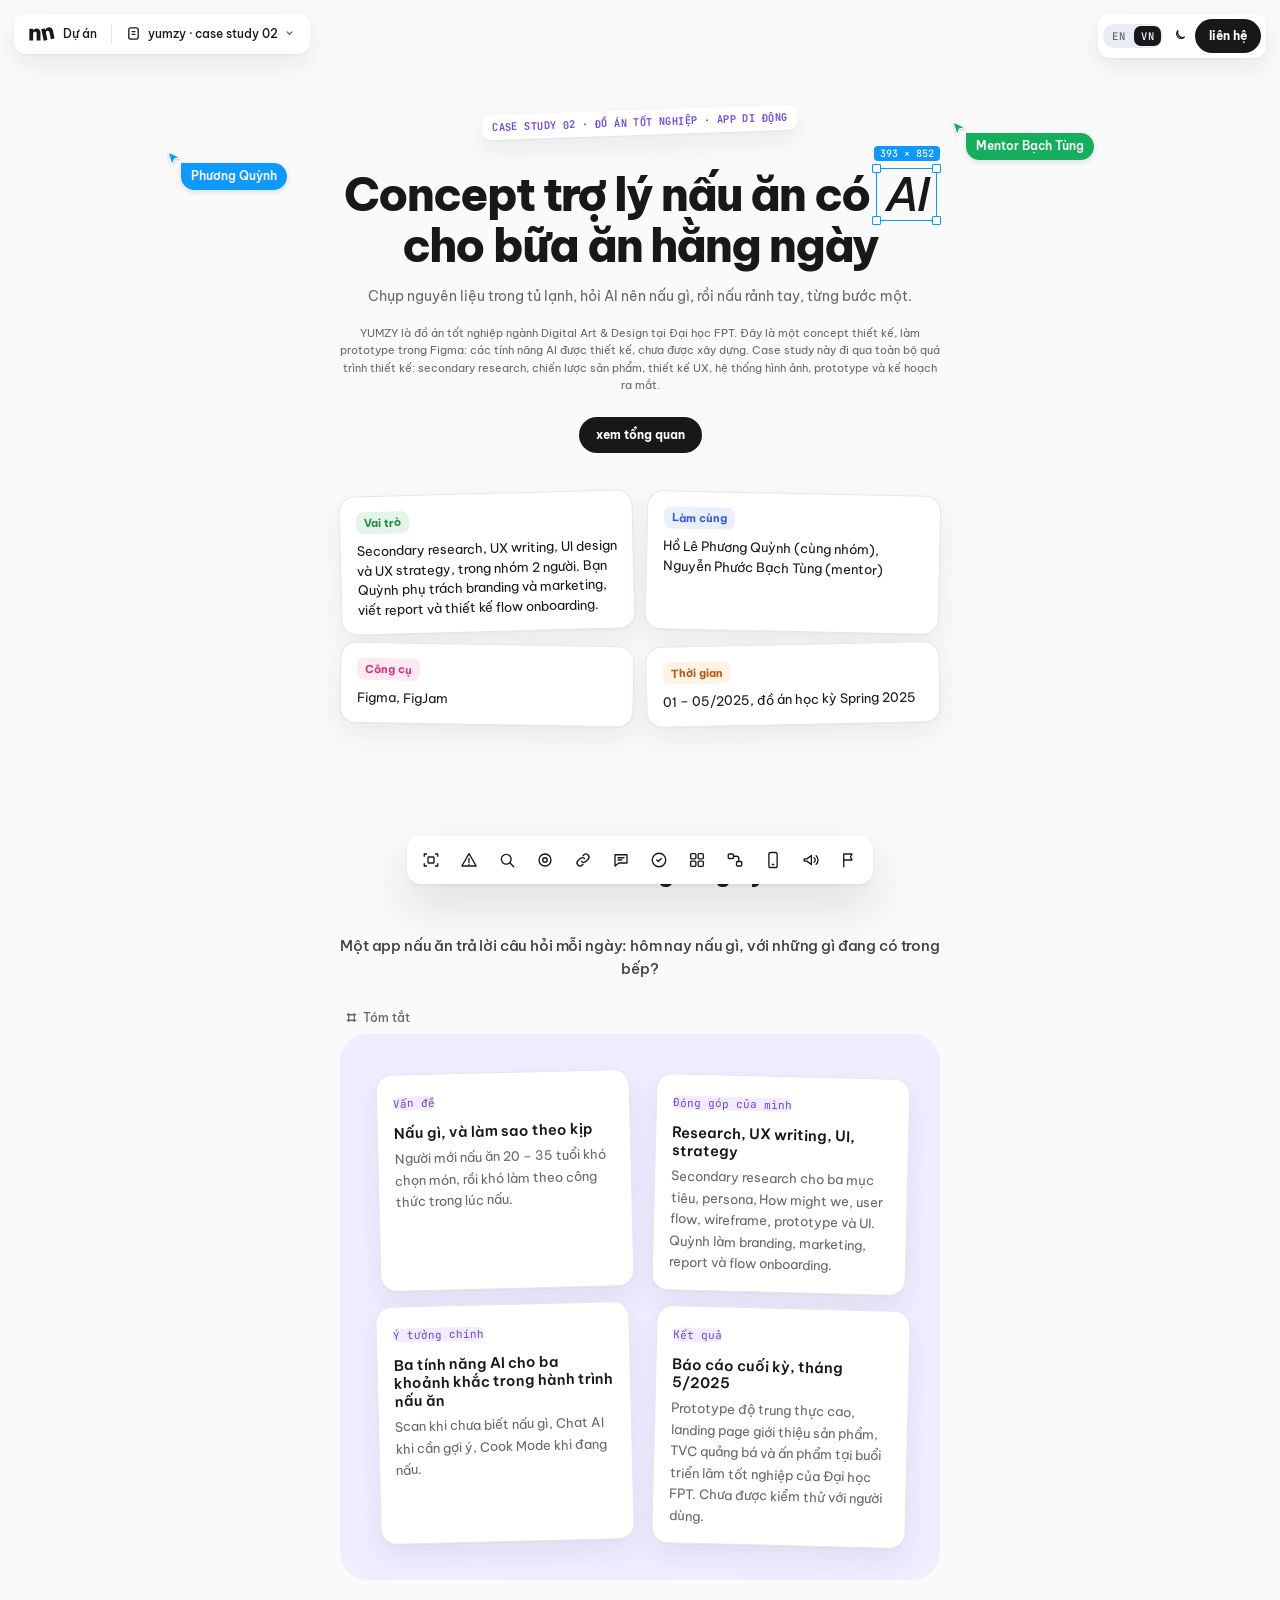
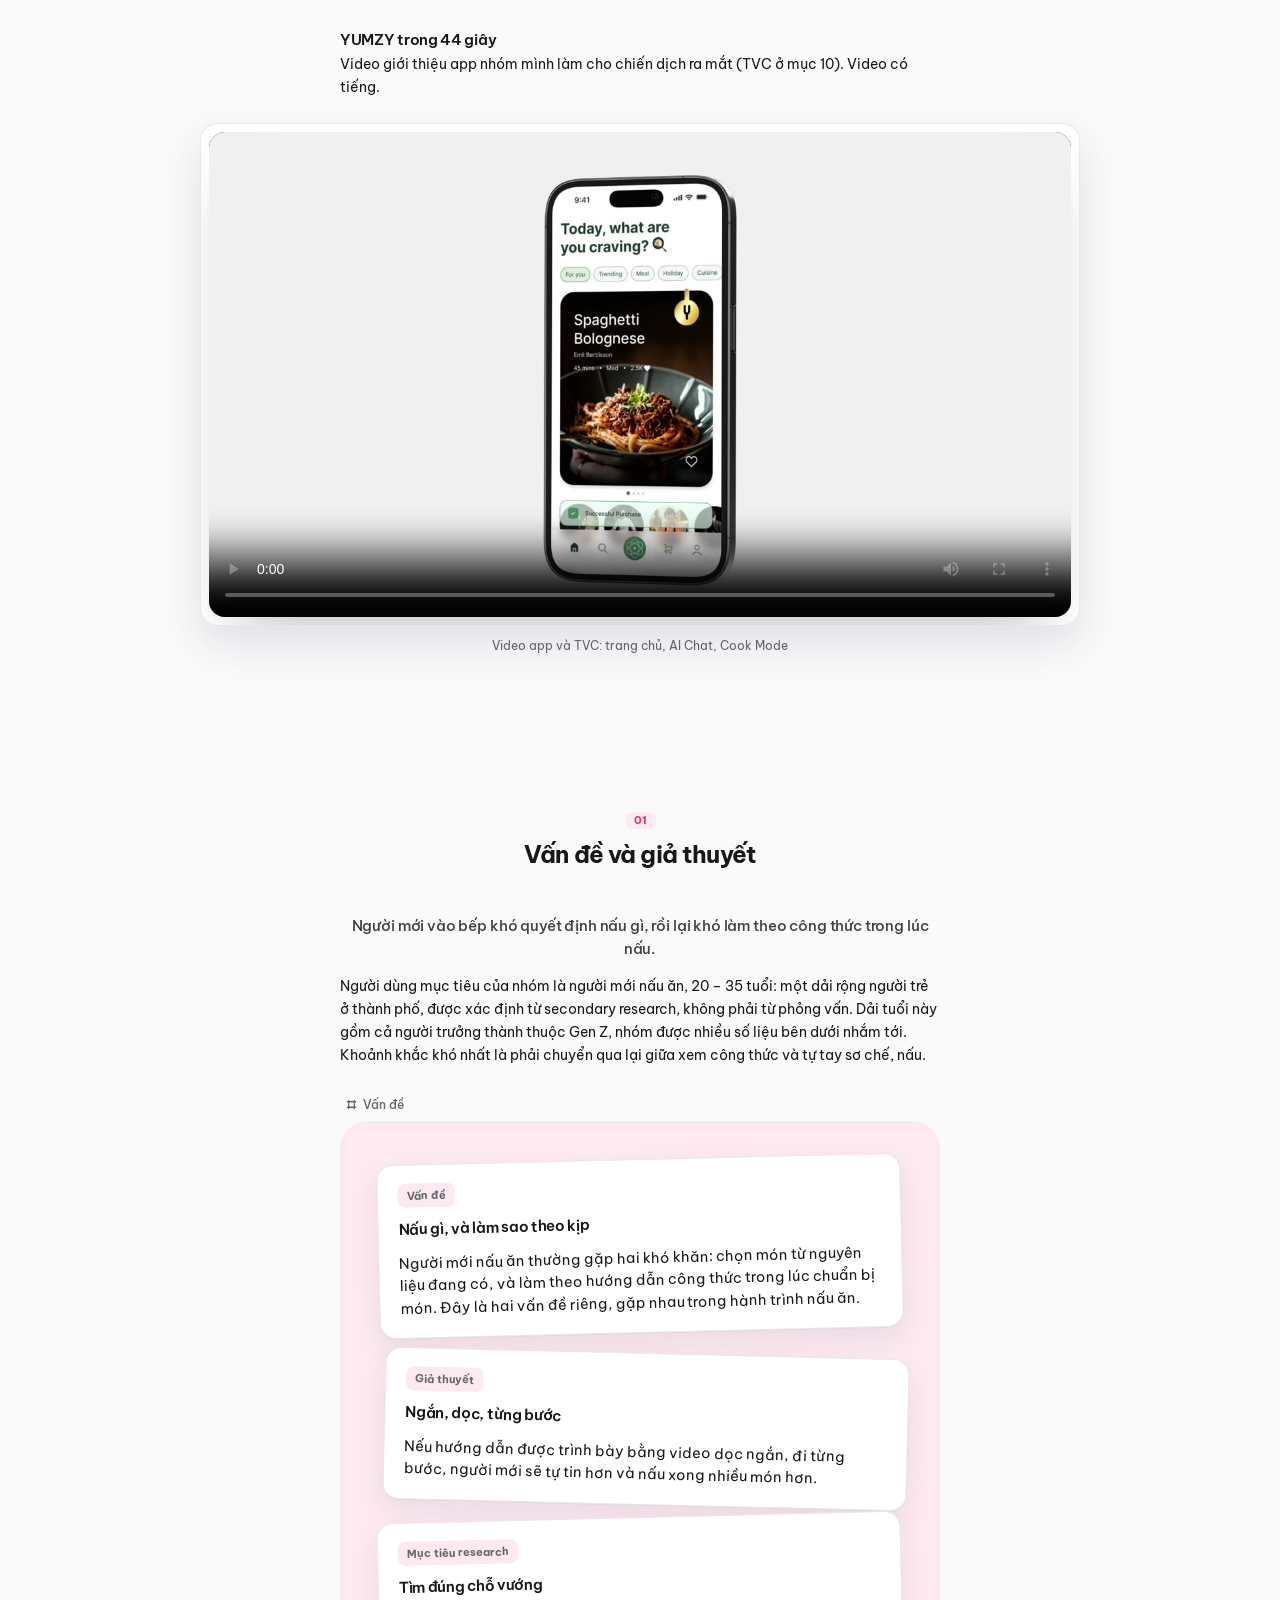
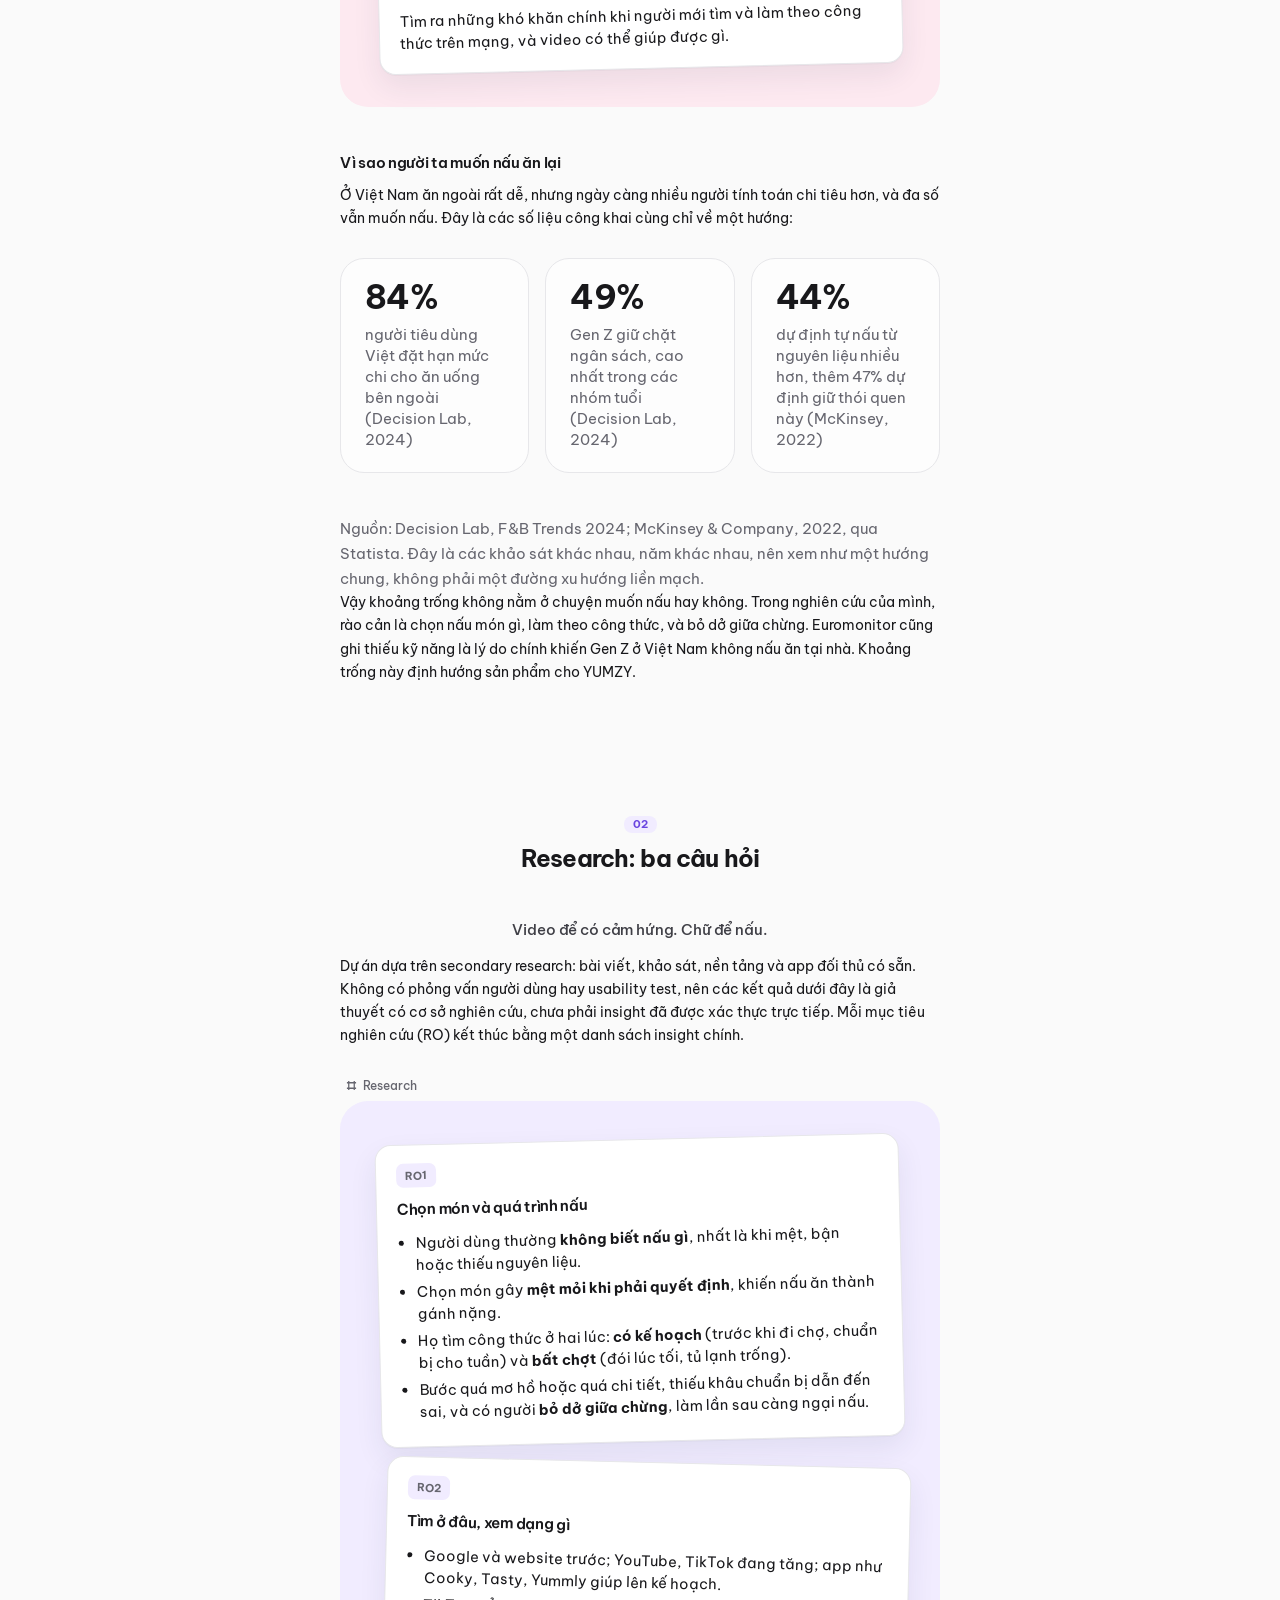
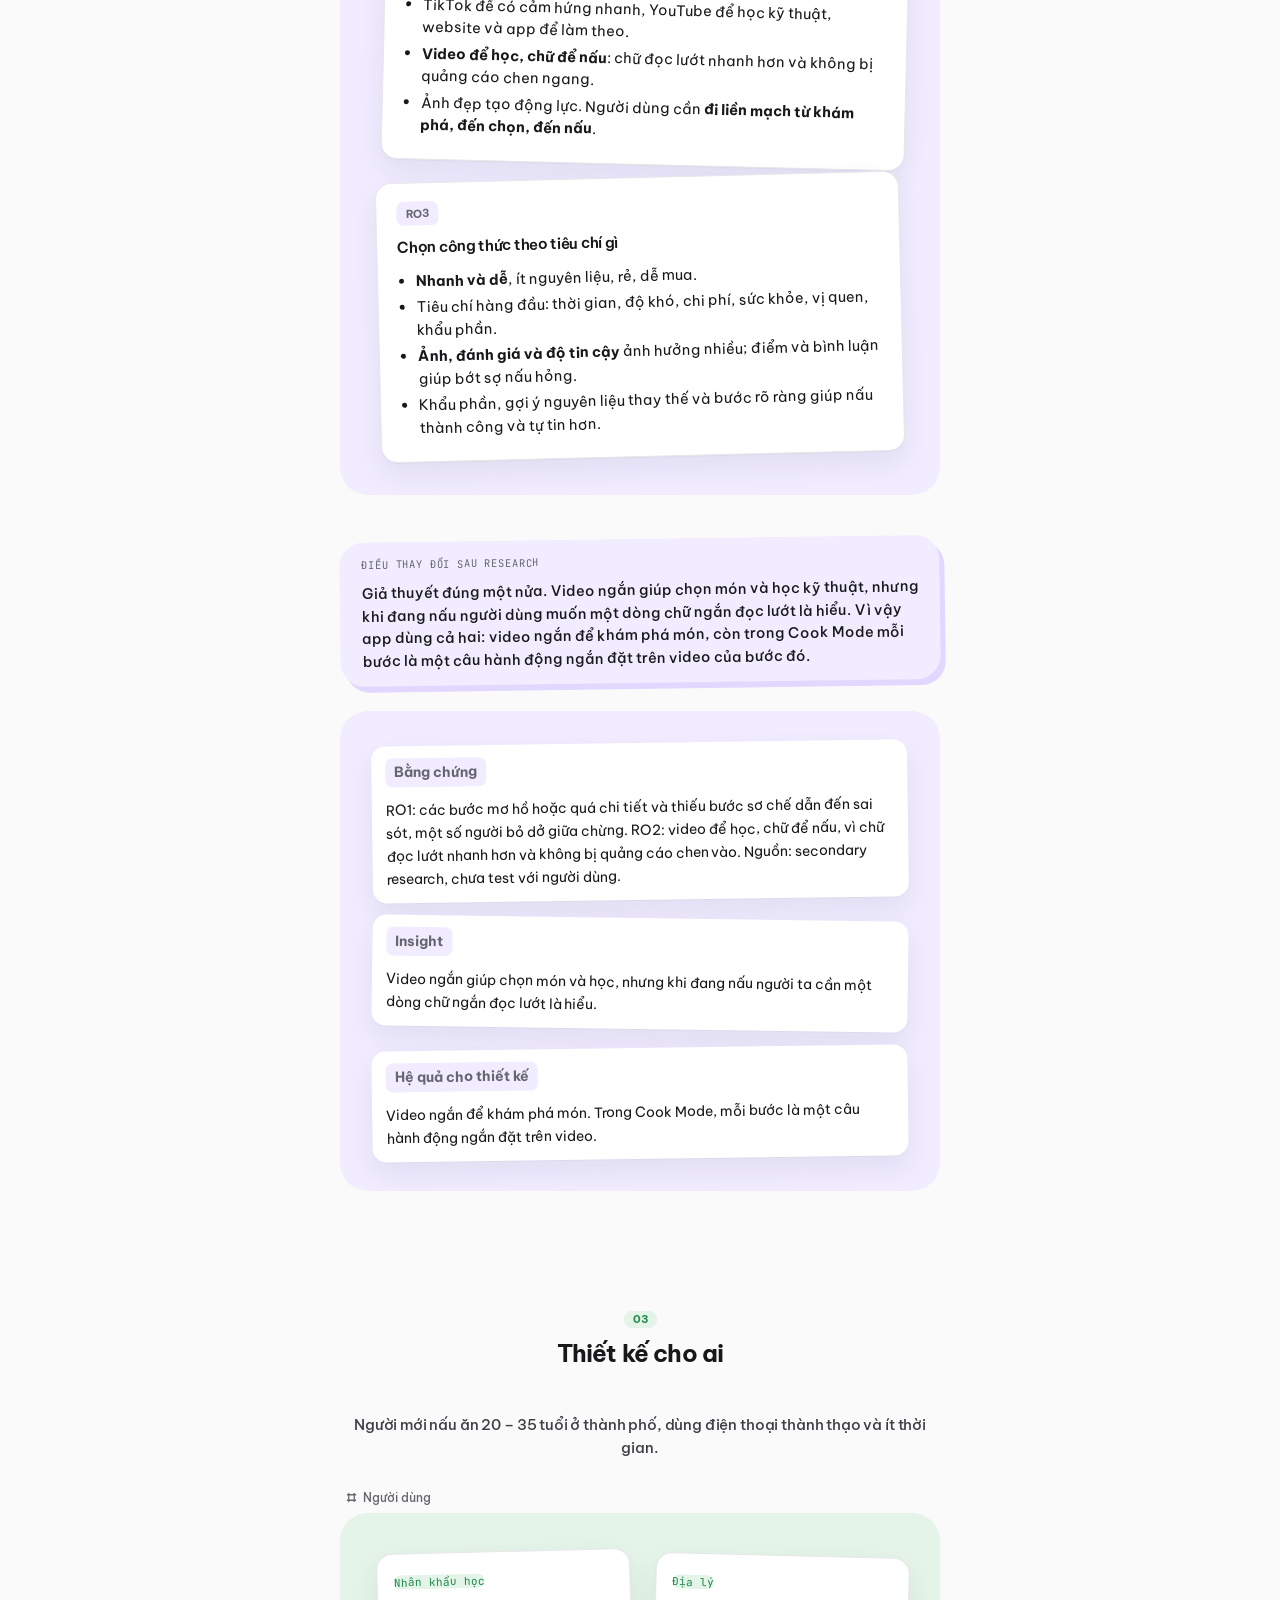
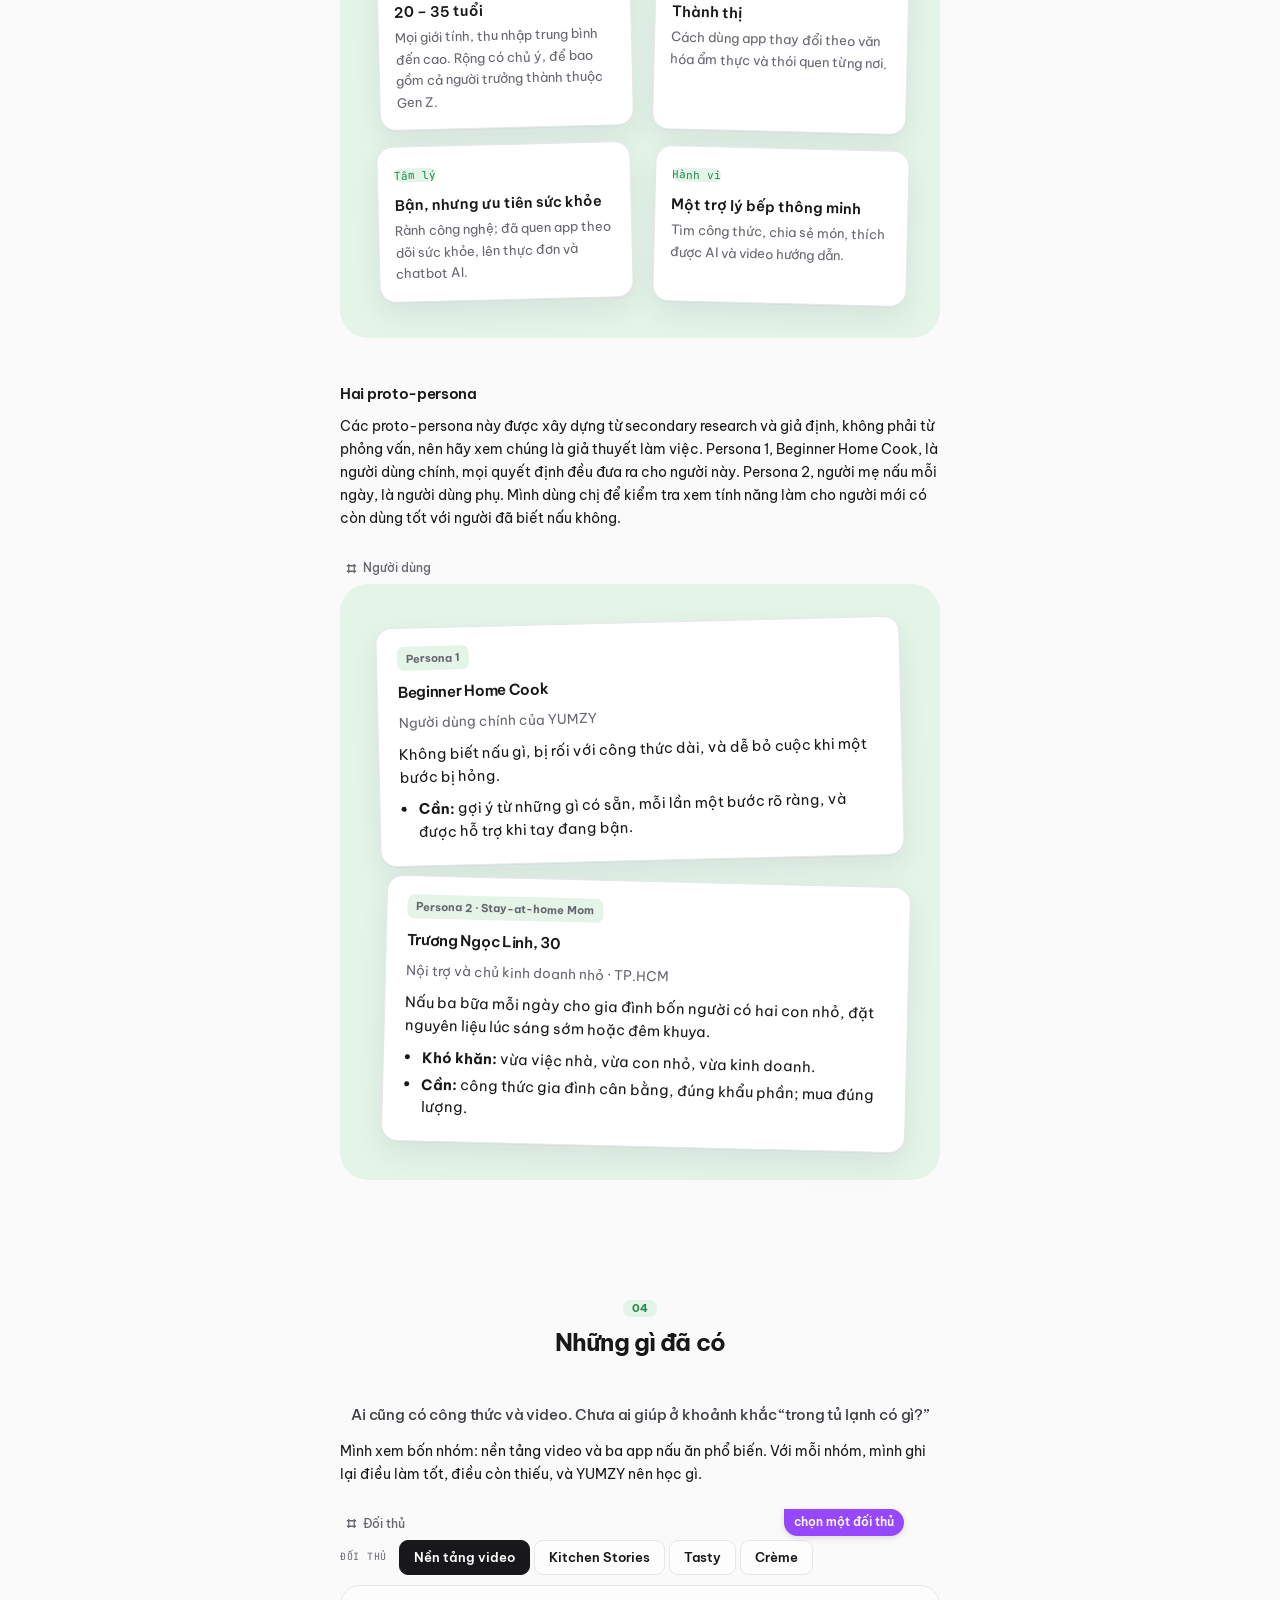
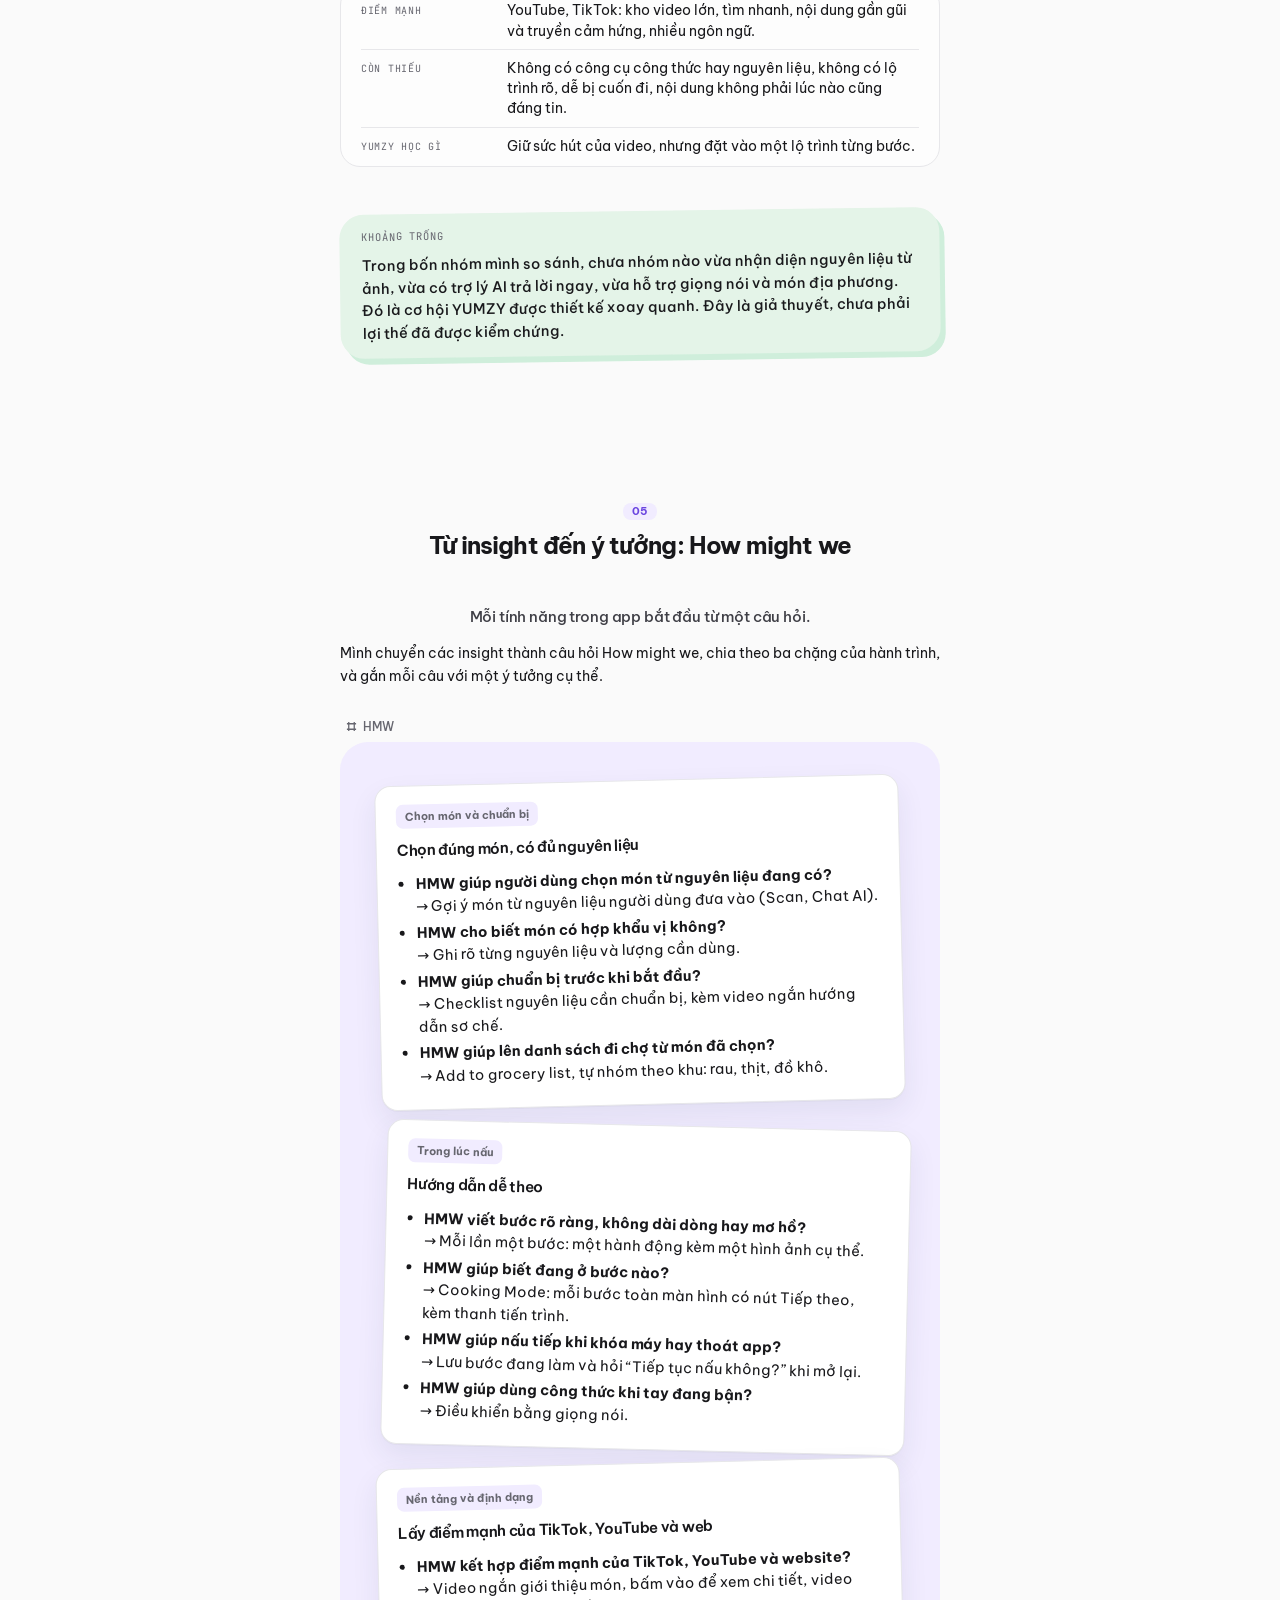
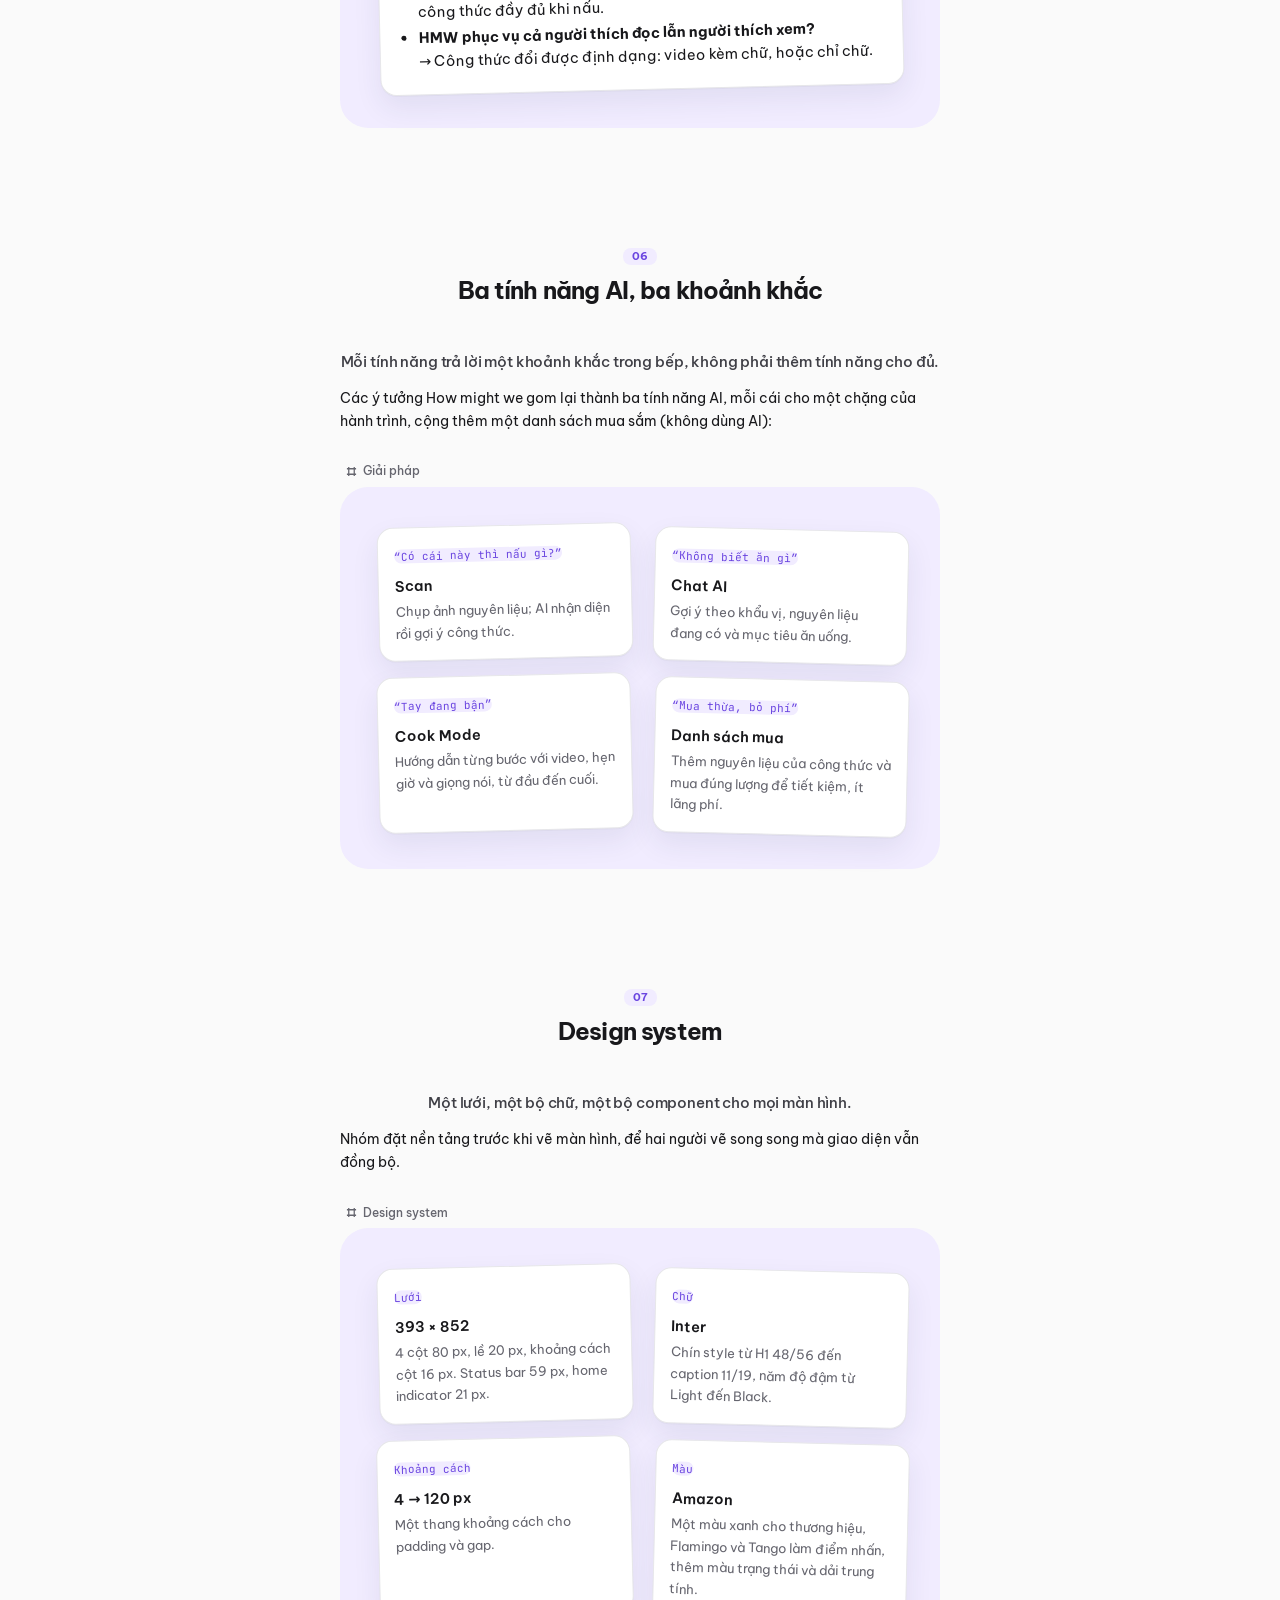
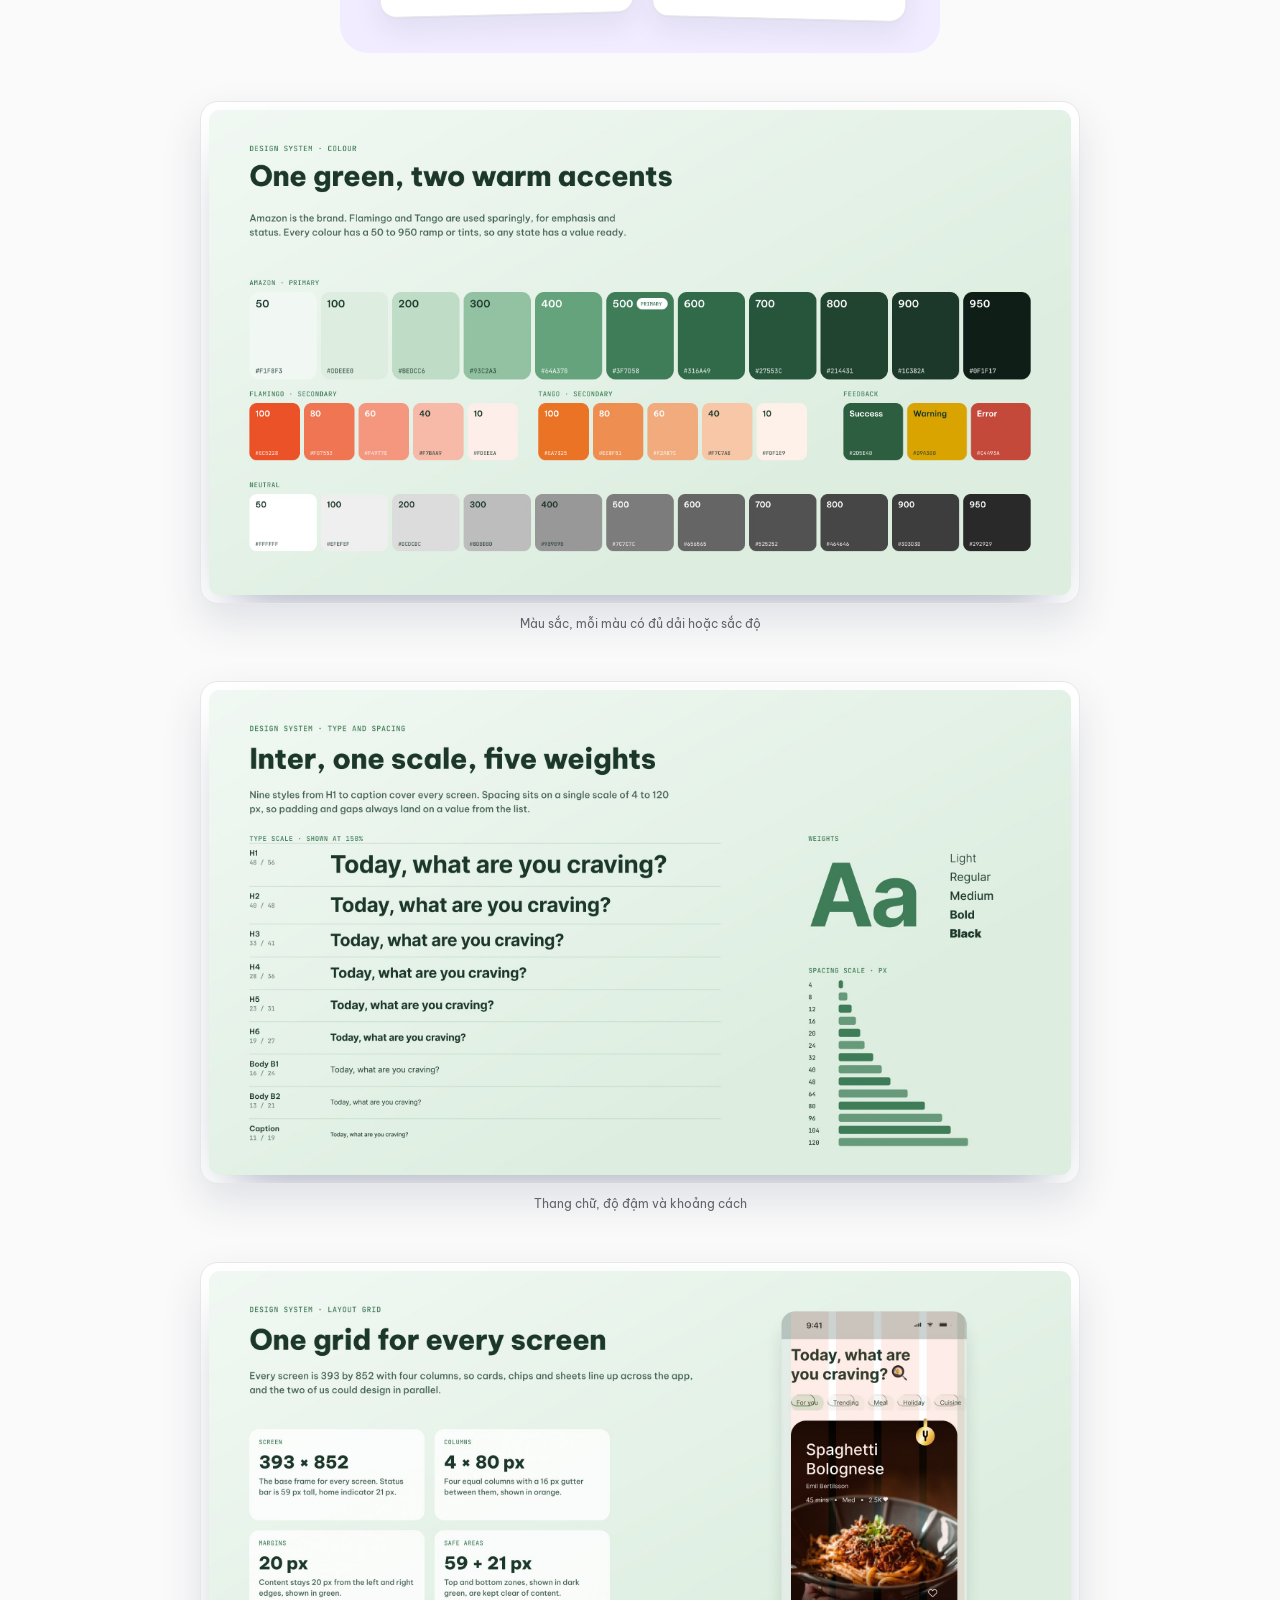
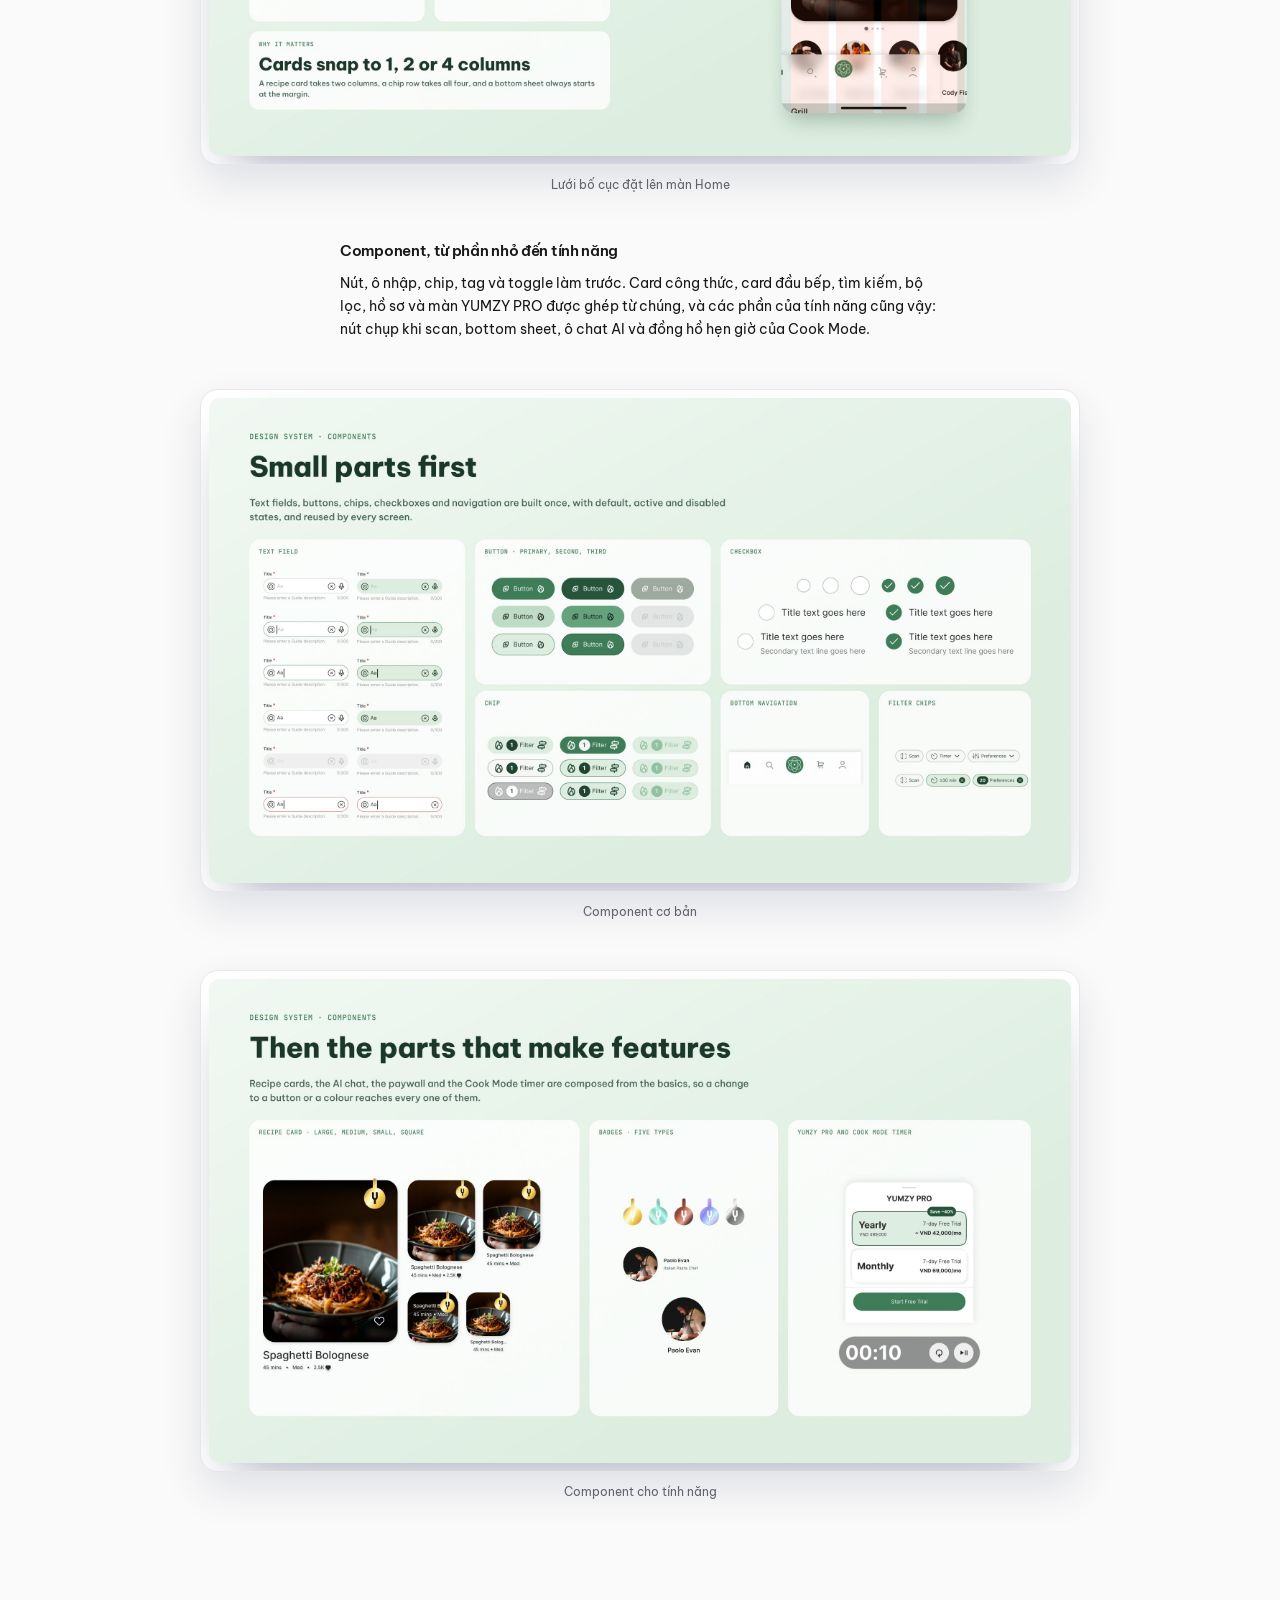
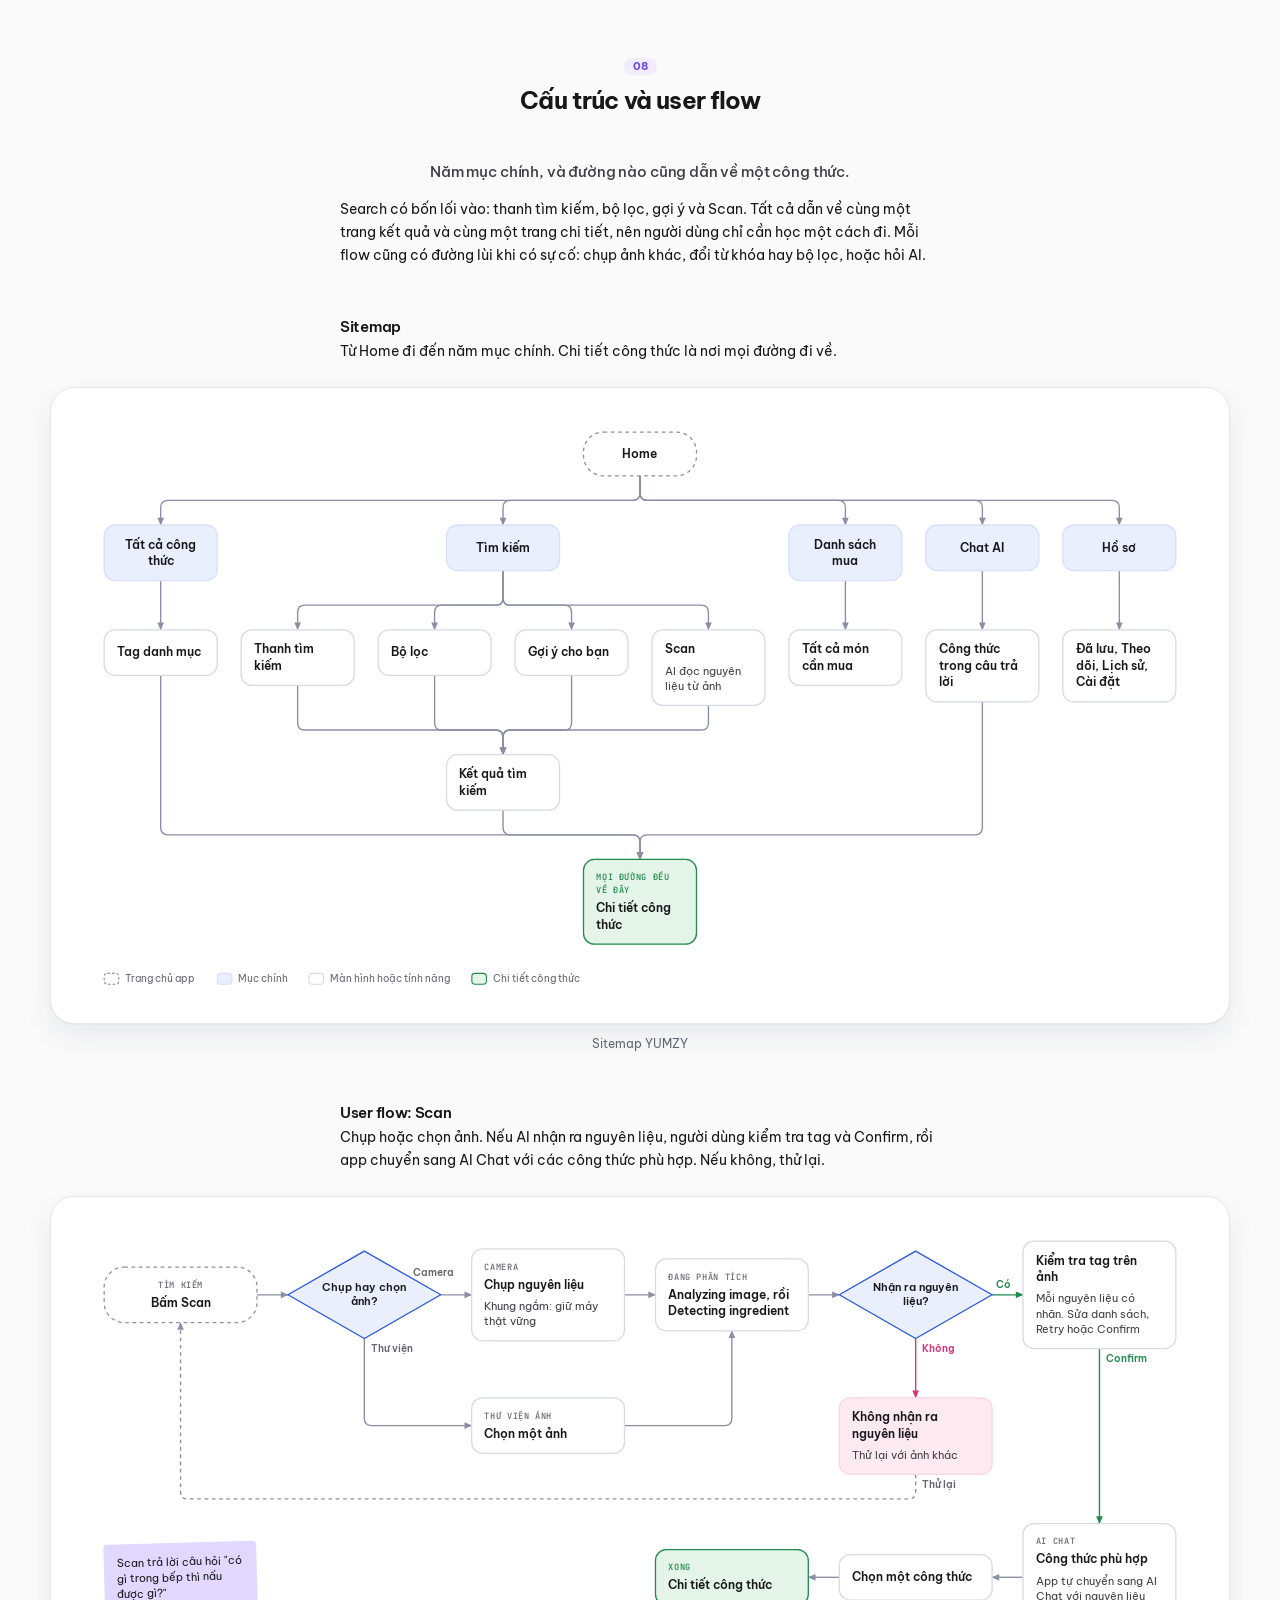
<file: yumzy-vi.html>
<!DOCTYPE html>
<html lang="vi">
<head>
<meta charset="utf-8">
<meta name="viewport" content="width=device-width, initial-scale=1">
<link rel="icon" href="logo/favicon.ico" sizes="any"><link rel="icon" type="image/png" sizes="32x32" href="logo/nn-icon-32.png"><link rel="apple-touch-icon" href="logo/nn-icon-180.png">
<script src="theme.js?v=20261119"></script>
<title>YUMZY Case Study – App trợ lý nấu ăn có AI</title>
<meta name="description" content="YUMZY, concept trợ lý nấu ăn AI: từ secondary research đến prototype và kế hoạch ra mắt.">
<meta property="og:url" content="https://nnva-portfolio.github.io/yumzy-vi.html">
<link rel="canonical" href="https://nnva-portfolio.github.io/yumzy-vi.html">
<link rel="alternate" hreflang="en" href="https://nnva-portfolio.github.io/yumzy.html">
<link rel="alternate" hreflang="vi" href="https://nnva-portfolio.github.io/yumzy-vi.html">
<link rel="alternate" hreflang="x-default" href="https://nnva-portfolio.github.io/yumzy.html">
<meta property="og:type" content="website">
<meta property="og:title" content="YUMZY Case Study – App trợ lý nấu ăn có AI">
<meta property="og:description" content="YUMZY, concept trợ lý nấu ăn AI: từ secondary research đến prototype và kế hoạch ra mắt.">
<meta property="og:image" content="https://nnva-portfolio.github.io/cover/yumzy.jpg">
<meta property="og:image:width" content="2000">
<meta property="og:image:height" content="1125">
<meta name="twitter:card" content="summary_large_image">
<link rel="preconnect" href="https://fonts.googleapis.com">
<link rel="preconnect" href="https://fonts.gstatic.com" crossorigin>
<link href="https://fonts.googleapis.com/css2?family=Be+Vietnam+Pro:ital,wght@0,400;0,500;0,600;0,700;0,800;1,500;1,600&family=JetBrains+Mono:wght@400;500&display=swap" rel="stylesheet">
<style>
:root{
  --bg:#f4f5f9; --surface:#ffffff; --ink:#0c0f1f; --muted:#555b75; --line:#dfe2ee;
  --accent:#3b4dff; --accent-soft:#e6e9ff; --lime:#c6ff3d; --lime-ink:#1c2a00;
  --warn-bg:#fff6dc; --warn-line:#e7c766; --warn-ink:#6b4c00;
  --hero-bg:#e9ecff; --hero-ink:#0c0f1f; --hero-sub:#4a5070; --hero-line:rgba(12,15,31,.14); --hero-dt:#5a6082; --hero-dd:#14183a;
  --font-display:"Bricolage Grotesque",system-ui,sans-serif;
  --font-body:"Instrument Sans",system-ui,-apple-system,"Segoe UI",sans-serif;
  --font-mono:"JetBrains Mono",ui-monospace,Menlo,monospace;
  --wide:1200px; --text:660px; --gutter:24px;
}
:root[data-theme="dark"]{
  --bg:#0b0e1c; --surface:#141830; --ink:#eef0fb; --muted:#9ba2c2; --line:#272d4d;
  --accent:#8c9bff; --accent-soft:#1f2552; --warn-bg:#2a2410; --warn-line:#5c4a14; --warn-ink:#efd48a;
  --hero-bg:#0b0e22; --hero-ink:#f3f5ff; --hero-sub:#b8bfe0; --hero-line:rgba(255,255,255,.14); --hero-dt:#8d95bb; --hero-dd:#eaedff;
}
*{box-sizing:border-box}
html{scroll-behavior:smooth}
body{margin:0;background:var(--bg);color:var(--ink);font-family:var(--font-body);font-size:18px;line-height:1.75;-webkit-font-smoothing:antialiased}
a{color:var(--accent)}
.wide{max-width:var(--wide);margin:0 auto;padding:0 var(--gutter)}
.text{max-width:calc(var(--text) + var(--gutter)*2);margin:0 auto;padding:0 var(--gutter)}
p{margin:0 0 22px}
h1,h2,h3{font-family:var(--font-display);letter-spacing:-.02em;margin:0}

/* HERO */
.hero{background:var(--hero-bg);color:var(--hero-ink);padding:120px 0 96px;position:relative;overflow:hidden}
.hero::before{content:"";position:absolute;right:-180px;top:-180px;width:560px;height:560px;border-radius:50%;background:radial-gradient(circle,#3b4dff 0%,rgba(59,77,255,0) 65%);opacity:.25}
.hero .wide{position:relative}
.tag{display:inline-block;font-family:var(--font-mono);font-size:13px;letter-spacing:.08em;text-transform:uppercase;color:var(--accent);border:1px solid var(--accent);padding:6px 14px;border-radius:999px;margin-bottom:32px}
.hero h1{font-size:clamp(44px,9vw,116px);line-height:.98;font-weight:800;max-width:14ch}
.hero h1 em{font-style:normal;background:var(--lime);color:var(--lime-ink);padding:0 .12em;border-radius:.12em}
.hero .sub{font-size:clamp(18px,2.2vw,24px);color:var(--hero-sub);max-width:46ch;margin:36px 0 0;line-height:1.5}
.meta{display:grid;grid-template-columns:repeat(4,1fr);gap:32px;margin-top:80px;padding-top:32px;border-top:1px solid var(--hero-line)}
.meta dt{font-family:var(--font-mono);font-size:12px;letter-spacing:.08em;text-transform:uppercase;color:var(--hero-dt);margin-bottom:8px}
.meta dd{margin:0;font-size:16px;line-height:1.5;color:var(--hero-dd)}

/* NAV */
nav.toc{position:sticky;top:0;z-index:5;background:color-mix(in srgb,var(--bg) 90%,transparent);backdrop-filter:blur(10px);border-bottom:1px solid var(--line)}
nav.toc .wide{display:flex;gap:4px;overflow-x:auto;padding-top:10px;padding-bottom:10px;scrollbar-width:none}
nav.toc a{white-space:nowrap;font-size:13px;text-decoration:none;color:var(--muted);padding:6px 12px;border-radius:999px}
nav.toc a:hover{background:var(--surface);color:var(--ink)}

/* SECTIONS */
section{padding:140px 0 0}
.sec-head{display:flex;align-items:baseline;gap:20px;margin-bottom:40px}
.sec-no{font-family:var(--font-display);font-weight:800;font-size:clamp(64px,12vw,140px);line-height:.8;color:transparent;-webkit-text-stroke:1.5px var(--accent);opacity:.9}
h2{font-size:clamp(30px,5vw,56px);line-height:1.05;font-weight:800;max-width:18ch}
.kicker{font-family:var(--font-mono);font-size:13px;letter-spacing:.08em;text-transform:uppercase;color:var(--muted);margin:0 0 14px}
.lede{font-family:var(--font-display);font-size:clamp(22px,3vw,32px);line-height:1.3;font-weight:600;letter-spacing:-.01em;margin-bottom:28px}
h3{font-size:24px;margin:56px 0 14px;font-weight:600}
ul,ol{padding-left:22px;margin:0 0 22px}
li{margin-bottom:10px}

/* PROBLEM */
.layers{display:grid;grid-template-columns:1fr 1fr;gap:24px;margin:56px 0 0}
.layer{background:var(--surface);border:1px solid var(--line);border-radius:24px;padding:36px}
.layer .kicker{color:var(--accent)}
.layer h3{margin:0 0 14px;font-size:22px}
.layer ul{margin:0}
.impact{font-family:var(--font-display);font-size:clamp(22px,3vw,34px);line-height:1.25;font-weight:600;margin-top:64px;max-width:28ch}
.impact span{background:linear-gradient(transparent 62%,var(--lime) 62%);color:var(--ink)}

/* GOALS */
.goals{display:grid;grid-template-columns:repeat(4,1fr);gap:0;border-top:1px solid var(--line);margin-top:48px}
.goal{padding:32px 24px 8px 0;border-right:1px solid var(--line);padding-left:24px}
.goal:first-child{padding-left:0}
.goal:last-child{border-right:0}
.goal b{display:block;font-family:var(--font-display);font-size:22px;line-height:1.25;margin-bottom:10px;font-weight:600}
.goal i{font-style:normal;font-family:var(--font-mono);font-size:13px;color:var(--accent)}
.goal p{font-size:16px;color:var(--muted);margin:0}

/* TABLES */
.tablebox{overflow-x:auto;border:1px solid var(--line);border-radius:24px;background:var(--surface);margin:48px 0}
table{border-collapse:collapse;width:100%;font-size:15px;line-height:1.5}
th,td{text-align:left;padding:18px 20px;border-bottom:1px solid var(--line);vertical-align:top;min-width:150px}
th{font-family:var(--font-mono);font-weight:500;font-size:12px;letter-spacing:.06em;text-transform:uppercase;color:var(--accent);background:var(--accent-soft)}
tr:last-child td{border-bottom:0}
td:first-child{font-weight:600;font-family:var(--font-display);font-size:17px}
table.compact th,table.compact td{min-width:0}

/* FLOW REORDER */
.track{display:grid;grid-template-columns:repeat(6,1fr);gap:10px;margin:14px 0}
.track div{background:var(--surface);border:1px solid var(--line);border-radius:16px;padding:16px 14px;font-size:14px;line-height:1.35;min-height:96px}
.track div small{display:block;font-family:var(--font-mono);font-size:11px;color:var(--muted);margin-bottom:6px}
.track.after div.moved{background:var(--lime);border-color:var(--lime);color:var(--lime-ink)}
.track.after div.moved small{color:var(--lime-ink);opacity:.7}
.track-label{font-family:var(--font-mono);font-size:12px;letter-spacing:.08em;text-transform:uppercase;color:var(--muted);margin:36px 0 4px}
.pull{border-left:6px solid var(--lime);padding:6px 0 6px 28px;margin:64px 0;font-family:var(--font-display);font-size:clamp(20px,2.6vw,28px);line-height:1.35;font-weight:600}
.pull small{display:block;font-family:var(--font-mono);font-size:12px;letter-spacing:.08em;text-transform:uppercase;color:var(--muted);margin-bottom:10px;font-weight:400}

/* FIGURES */
figure{margin:0}
.shot{margin:72px 0}
.shot .frame{background:linear-gradient(135deg,var(--accent-soft),var(--surface));border:1px solid var(--line);border-radius:32px;padding:clamp(16px,4vw,56px)}
.shot img{width:100%;height:auto;display:block;border-radius:16px;box-shadow:0 30px 60px -30px rgba(12,15,31,.35);background:#fff}
.shot video{width:100%;height:auto;display:block;border-radius:16px;box-shadow:0 30px 60px -30px rgba(12,15,31,.35);background:#f7f8fc}
.shot.narrow .frame{max-width:860px;margin:0 auto}
.shot figcaption{margin-top:16px;font-family:var(--font-mono);font-size:13px;color:var(--muted)}
.stage{display:flex;flex-wrap:wrap;gap:8px;margin:0 0 20px}
.stage span{font-size:14px;padding:7px 14px;border-radius:999px;background:var(--surface);border:1px solid var(--line)}
.stage.new span{background:var(--accent);border-color:var(--accent);color:#fff}

/* ITERATION */
.decision{display:grid;grid-template-columns:1fr 1fr 1fr;gap:0;background:var(--surface);border:1px solid var(--line);border-radius:28px;overflow:hidden;margin:40px 0}
.decision>div{padding:32px}
.decision>div+div{border-left:1px solid var(--line)}
.decision .kicker{color:var(--accent);margin-bottom:12px}
.decision p{font-size:16px;margin:0}
.decision .no{display:inline-block;background:var(--lime);color:var(--lime-ink);font-weight:600;font-size:13px;padding:2px 10px;border-radius:999px;margin-right:6px}

/* BARS */
.bars{background:var(--surface);border:1px solid var(--line);border-radius:28px;padding:36px;margin:48px 0}
.bar-row{display:grid;grid-template-columns:90px 1fr;gap:20px;align-items:center;margin-bottom:18px}
.bar-row:last-child{margin-bottom:0}
.bar-row b{font-family:var(--font-mono);font-size:14px;font-weight:500}
.bar{height:36px;border-radius:10px;background:var(--line);position:relative;overflow:hidden}
.bar i{position:absolute;left:0;top:0;bottom:0;background:var(--accent-soft);border-right:2px dashed var(--accent)}
.bar em{position:absolute;left:0;top:0;bottom:0;background:var(--accent);border-radius:10px 0 0 10px;display:flex;align-items:center;padding-left:14px;font-style:normal;font-size:13px;color:#fff;font-family:var(--font-mono);white-space:nowrap}
.legend{display:flex;gap:20px;flex-wrap:wrap;margin-top:20px;font-size:13px;color:var(--muted)}
.legend span::before{content:"";display:inline-block;width:12px;height:12px;border-radius:3px;margin-right:8px;vertical-align:-1px;background:var(--accent-soft);border:1px solid var(--accent)}
.legend span.n::before{background:var(--accent)}

/* TODO */
.todo{background:var(--warn-bg);border:1.5px dashed var(--warn-line);color:var(--warn-ink);border-radius:20px;padding:20px 24px;font-size:16px;line-height:1.55;margin:48px 0}
.todo b{display:block;font-family:var(--font-mono);font-size:12px;letter-spacing:.08em;text-transform:uppercase;margin-bottom:6px}

.sources{font-size:15px}
.sources li{word-break:break-word}
.decision{gap:18px !important}
.decision>div+div{border-left:0 !important;border-top:0 !important}
.kpis{display:grid;grid-template-columns:repeat(3,1fr);gap:16px;margin:28px 0 8px}
.kpi{background:var(--surface);border:1px solid var(--line);border-radius:24px;padding:22px 24px}
.kpi b{display:block;white-space:nowrap;font-family:var(--font-display);font-size:clamp(30px,2.6vw,38px);line-height:1;letter-spacing:-.02em;margin-bottom:10px}
.kpi span{display:block;font-size:14.5px;line-height:1.45;color:var(--muted)}
.kpi-note{font-size:15px;color:var(--muted);margin:14px 0 0}
@media(max-width:860px){.kpis{grid-template-columns:1fr}}
footer{margin-top:160px;padding:48px 0 72px;border-top:1px solid var(--line);color:var(--muted);font-size:14px}
.themebtn{position:fixed;right:16px;bottom:16px;z-index:10;border:1px solid var(--line);background:var(--surface);color:var(--ink);border-radius:999px;padding:8px 14px;font:inherit;font-size:13px;cursor:pointer}

@media(max-width:860px){
  .meta{grid-template-columns:1fr 1fr;gap:24px}
  .layers,.decision{grid-template-columns:1fr}
  .decision>div+div{border-left:0;border-top:1px solid var(--line)}
  .goals{grid-template-columns:1fr 1fr}
  .goal{border-right:0;padding-left:0;border-bottom:1px solid var(--line);padding-bottom:24px}
  .track{grid-template-columns:1fr 1fr 1fr}
}
@media(max-width:420px){
  body{font-size:17px}
  section{padding-top:96px}
  .meta,.goals,.track{grid-template-columns:1fr}
  .sec-head{flex-direction:column;gap:12px}
  .bar-row{grid-template-columns:1fr;gap:6px}
  .layer,.bars,.decision>div{padding:24px}
}
</style>
<link rel="stylesheet" href="combo.css?v=20261119">

<link rel="stylesheet" href="playful.css?v=20261119">
<link rel="stylesheet" href="figjam.css?v=20261124b">
<style id="fx-css">
/* ===== flow diagrams (FigJam-style, one kit for every flow) ===== */
.fx{width:100%;height:auto;display:block;--fx-line:#d8dae5;--fx-edge:#8a8fa5;--fx-sec:.5}
:root[data-theme="dark"] .fx{--fx-line:rgba(255,255,255,.16);--fx-edge:#8990ad;--fx-sec:.55}
.fx text{font-family:var(--font-body);fill:var(--ink)}
.fx .k{font-family:var(--font-mono);font-size:9.5px;font-weight:500;letter-spacing:.7px;fill:var(--muted)}
.fx .t{font-size:13px;font-weight:600}
.fx .d{font-size:12px;fill:var(--ink2)}
.fx .q{font-size:12px;font-weight:600}
.fx .bx{stroke-width:1.4}
.fx .n-step .bx,.fx .lg.n-step-b{fill:var(--card);stroke:var(--fx-line)}
.fx .n-start .bx{fill:var(--card);stroke:var(--fx-edge);stroke-dasharray:4 4}
.fx .n-q .bx,.fx .lg.n-q-b,.fx .n-rule .bx,.fx .lg.n-rule-b{fill:var(--p-blue);stroke:var(--i-blue)}
.fx .n-rule .bx,.fx .lg.n-rule-b{stroke:var(--p-blue-2)}
.fx .n-rule .k{fill:var(--i-blue)}
.fx .n-ok .bx,.fx .lg.n-ok-b{fill:var(--p-mint);stroke:var(--i-mint)}
.fx .n-ok .k{fill:var(--i-mint)}
.fx .n-bad .bx,.fx .lg.n-bad-b{fill:var(--p-pink);stroke:var(--p-pink-2)}
.fx .n-bad .k{fill:var(--i-pink)}
.fx .n-edge .bx,.fx .lg.n-edge-b{fill:var(--p-peach);stroke:var(--p-peach-2)}
.fx .n-edge .k{fill:var(--i-peach)}
.fx .n-note .bx,.fx .lg.n-note-b{fill:var(--p-violet-2);stroke:none}
.fx .n-note .d{fill:var(--ink)}
.fx .ed{fill:none;stroke:var(--fx-edge);stroke-width:1.5}
.fx .e-yes{stroke:var(--i-mint)}.fx .e-no{stroke:var(--i-pink)}.fx .e-dash{stroke-dasharray:4 4}
.fx .mk-n{fill:var(--fx-edge)}.fx .mk-yes{fill:var(--i-mint)}.fx .mk-no{fill:var(--i-pink)}
.fx .el{font-size:11px;font-weight:600;fill:var(--muted);paint-order:stroke;stroke:var(--card);stroke-width:4px;stroke-linejoin:round}
.fx .l-yes{fill:var(--i-mint)}.fx .l-no{fill:var(--i-pink)}
.fx .sec rect{fill:var(--sc);fill-opacity:var(--fx-sec);stroke:var(--sc2);stroke-width:1}
.fx .sec .sl{font-size:11.5px;font-weight:600;fill:var(--si)}
.fx .c-blue{--sc:var(--p-blue);--sc2:var(--p-blue-2);--si:var(--i-blue)}
.fx .c-pink{--sc:var(--p-pink);--sc2:var(--p-pink-2);--si:var(--i-pink)}
.fx .c-peach{--sc:var(--p-peach);--sc2:var(--p-peach-2);--si:var(--i-peach)}
.fx .c-mint{--sc:var(--p-mint);--sc2:var(--p-mint-2);--si:var(--i-mint)}
.fx .c-violet{--sc:var(--p-violet);--sc2:var(--p-violet-2);--si:var(--i-violet)}
.fx .lt{font-size:11px;fill:var(--muted)}
.fx .lg{stroke-width:1.2}
.lb .lb-svg .fx{min-width:1120px}


.shot:has(.fx){--figw:min(1180px,calc(100vw - 48px))}

/* mobile: the same flow as a nested list; the diagram opens in the lightbox */
.fo{display:none;text-align:left;font-size:13px;line-height:1.45;color:var(--ink)}
@media(max-width:860px){.shot .frame:has(>.fo){position:relative}.shot .frame>.fx{position:absolute;left:0;top:0;width:1px !important;height:1px;min-width:0 !important;opacity:0;pointer-events:none}.shot .frame>.fo{display:block}.shot .frame:has(>.fo){padding:14px !important}}
.fo ul{list-style:none;margin:0;padding:0}
.fo li{position:relative;margin:0;padding:0}
.fo li+li{margin-top:12px}
.fo>ul>li+li:not(.fo-s)::before,.fo ul ul>li+li:not(.fo-s)::before{content:"";position:absolute;left:16px;top:-12px;height:12px;border-left:1.5px solid var(--fx-edge,#8a8fa5);opacity:.6}
.fo ul ul{margin:10px 0 2px 16px;padding-left:12px;border-left:1.5px dashed var(--card-line,#e2e3ea)}
:root[data-theme="dark"] .fo ul ul{border-left-color:rgba(255,255,255,.16)}
.fo-c{display:block;border:1.4px solid #d8dae5;background:var(--card);border-radius:12px;padding:10px 12px}
:root[data-theme="dark"] .fo-c{border-color:rgba(255,255,255,.16)}
.fo-c small{display:block;font:500 9.5px/1.4 var(--font-mono);letter-spacing:.07em;text-transform:uppercase;color:var(--muted);margin-bottom:3px}
.fo-c b{display:block;font-weight:600;font-size:13.5px;line-height:1.35}
.fo-c span{display:block;font-size:12.5px;color:var(--ink2);margin-top:3px}
.fo-c.k-q{background:var(--p-blue);border-color:var(--i-blue);border-radius:999px;padding:9px 16px}
.fo-c.k-q b::before{content:"◇ ";color:var(--i-blue)}
.fo-c.k-rule{background:var(--p-blue);border-color:var(--p-blue-2)}.fo-c.k-rule small{color:var(--i-blue)}
.fo-c.k-ok{background:var(--p-mint);border-color:var(--i-mint)}.fo-c.k-ok small{color:var(--i-mint)}
.fo-c.k-bad{background:var(--p-pink);border-color:var(--p-pink-2)}.fo-c.k-bad small{color:var(--i-pink)}
.fo-c.k-edge{background:var(--p-peach);border-color:var(--p-peach-2)}.fo-c.k-edge small{color:var(--i-peach)}
.fo-c.k-start{border-style:dashed;border-color:var(--muted);border-radius:999px;text-align:center}
.fo-l{display:inline-block;font-style:normal;font-weight:600;font-size:11px;line-height:1;padding:4px 8px;border-radius:999px;margin:0 0 6px;background:var(--card);border:1px solid #d8dae5;color:var(--muted)}
:root[data-theme="dark"] .fo-l{border-color:rgba(255,255,255,.16)}
.fo-l.l-yes{color:var(--i-mint);border-color:var(--i-mint)}.fo-l.l-no{color:var(--i-pink);border-color:var(--i-pink)}
.fo-r em{font-style:normal;font-size:12px;color:var(--muted);margin-left:6px}
.fo-r .fo-l{margin-bottom:0}
.fo .fo-s{font-size:11.5px;font-weight:600;color:var(--si);margin-top:18px;padding:0 2px}
.fo>ul>.fo-s:first-child{margin-top:0}
.fo .fo-s.c-blue{--si:var(--i-blue)}.fo .fo-s.c-pink{--si:var(--i-pink)}.fo .fo-s.c-peach{--si:var(--i-peach)}.fo .fo-s.c-mint{--si:var(--i-mint)}.fo .fo-s.c-violet{--si:var(--i-violet)}
.fo-n{margin:14px 0 0 !important;background:var(--p-violet-2);border-radius:6px;padding:9px 12px;font-size:12.5px !important;rotate:-.6deg}
.fo-h{margin:14px 0 0 !important;text-align:center;font-size:11.5px !important;color:var(--muted)}
.fo-h::before{content:"⤢ "}
</style>
<style>.ba-view[hidden],.sf-v[hidden]{display:none !important}</style>
<link rel="stylesheet" href="ds.css?v=20261119b">
<link rel="stylesheet" href="rhythm.css?v=20261124e">
</head>
<body data-cs="violet" data-file="yumzy · case study 02" data-sel="393 × 852" data-cursors="Phương Quỳnh|Mentor Bạch Tùng">
<nav class="top ctl" aria-label="Language and theme"><div><span class='lang'><a href='yumzy.html'>EN</a><a class='on' aria-current='true'>VN</a></span><button class='mode' id='theme' type='button' aria-label='Đổi chế độ sáng và tối'><svg class='moon' viewBox='0 0 24 24' aria-hidden='true'><path d='M20 14.5A8 8 0 0 1 9.5 4a7 7 0 1 0 10.5 10.5z'/></svg><svg class='sun' viewBox='0 0 24 24' aria-hidden='true'><circle cx='12' cy='12' r='4'/><path d='M12 2v2M12 20v2M2 12h2M20 12h2M4.9 4.9l1.4 1.4M17.7 17.7l1.4 1.4M4.9 19.1l1.4-1.4M17.7 6.3l1.4-1.4'/></svg></button></div></nav>

<header class="hero">
  <div class="wide">
    <p class="crumb"><a href="about-vi.html#work" class="cur" aria-current="page">Dự án</a><span>/</span><b>YUMZY</b></p>
    <span class="tag">Case study 02 · Đồ án tốt nghiệp · App di động</span>
    <h1>Concept trợ lý nấu ăn có <em>AI</em> cho bữa ăn hằng ngày</h1>
    <p class="sub">Chụp nguyên liệu trong tủ lạnh, hỏi AI nên nấu gì, rồi nấu rảnh tay, từng bước một.<span class="more">YUMZY là đồ án tốt nghiệp ngành Digital Art &amp; Design tại Đại học FPT. Đây là một concept thiết kế, làm prototype trong Figma: các tính năng AI được thiết kế, chưa được xây dựng. Case study này đi qua toàn bộ quá trình thiết kế: secondary research, chiến lược sản phẩm, thiết kế UX, hệ thống hình ảnh, prototype và kế hoạch ra mắt.</span></p>
    <p class="hero-cta"><a class="pill" href="#tldr">xem tổng quan</a></p>
    <dl class="meta">
      <div><dt>Vai trò</dt><dd>Secondary research, UX writing, UI design và UX strategy, trong nhóm 2 người. Bạn Quỳnh phụ trách branding và marketing, viết report và thiết kế flow onboarding.</dd></div>
      <div><dt>Làm cùng</dt><dd>Hồ Lê Phương Quỳnh (cùng nhóm), Nguyễn Phước Bạch Tùng (mentor)</dd></div>
      <div><dt>Công cụ</dt><dd>Figma, FigJam</dd></div>
      <div><dt>Thời gian</dt><dd>01 – 05/2025, đồ án học kỳ Spring 2025</dd></div>
    </dl>
  </div>
</header>

<nav class="toc" aria-label="Trong trang này"><button class="toc-btn" type="button">Trong trang này</button><div class="side-info"><p class="side-name">YUMZY</p><p class="side-kind">Đồ án tốt nghiệp · App di động</p><dl class="side-meta"><div><dt>Vai trò</dt><dd>Secondary research, UX writing, UI design và UX strategy, trong nhóm 2 người. Bạn Quỳnh phụ trách branding và marketing, viết report và thiết kế flow onboarding.</dd></div>
      <div><dt>Làm cùng</dt><dd>Hồ Lê Phương Quỳnh (cùng nhóm), Nguyễn Phước Bạch Tùng (mentor)</dd></div>
      <div><dt>Công cụ</dt><dd>Figma, FigJam</dd></div>
      <div><dt>Thời gian</dt><dd>01 – 05/2025, đồ án học kỳ Spring 2025</dd></div></dl></div><p class="toc-title">Trong trang này</p><div class="toc-list"><a href="#tldr" data-ic="0">Tóm tắt</a><a href="#problem" data-ic="1">Vấn đề</a><a href="#research" data-ic="3">Research</a><a href="#users" data-ic="2">Người dùng</a><a href="#compete" data-ic="9">Đối thủ</a><a href="#hmw" data-ic="10">HMW</a><a href="#solution" data-ic="7">Giải pháp</a><a href="#system" data-ic="14">Design system</a><a href="#structure" data-ic="4">Cấu trúc</a><a href="#ui" data-ic="12">UI</a><a href="#marketing" data-ic="13">Marketing</a><a href="#lessons" data-ic="8">Bài học</a></div></nav>

<main>
<section id="tldr">
  <div class="wide"><div class="sec-head"><h2>Tóm tắt trong 30 giây</h2></div></div>
  <div class="text">
    <p class="lede">Một app nấu ăn trả lời câu hỏi mỗi ngày: hôm nay nấu gì, với những gì đang có trong bếp?</p>
  </div>
  <div class="wide">
    <div class="goals">
      <div class="goal"><i>Vấn đề</i><b>Nấu gì, và làm sao theo kịp</b><p>Người mới nấu ăn 20 – 35 tuổi khó chọn món, rồi khó làm theo công thức trong lúc nấu.</p></div>
      <div class="goal"><i>Đóng góp của mình</i><b>Research, UX writing, UI, strategy</b><p>Secondary research cho ba mục tiêu, persona, How might we, user flow, wireframe, prototype và UI. Quỳnh làm branding, marketing, report và flow onboarding.</p></div>
      <div class="goal"><i>Ý tưởng chính</i><b>Ba tính năng AI cho ba khoảnh khắc trong hành trình nấu ăn</b><p>Scan khi chưa biết nấu gì, Chat AI khi cần gợi ý, Cook Mode khi đang nấu.</p></div>
      <div class="goal"><i>Kết quả</i><b>Báo cáo cuối kỳ, tháng 5/2025</b><p>Prototype độ trung thực cao, landing page giới thiệu sản phẩm, TVC quảng bá và ấn phẩm tại buổi triển lãm tốt nghiệp của Đại học FPT. Chưa được kiểm thử với người dùng.</p></div>
    </div>
    <figure class="shot"><div class="text fh"><h3>YUMZY trong 44 giây</h3><p>Video giới thiệu app nhóm mình làm cho chiến dịch ra mắt (TVC ở mục 10). Video có tiếng.</p></div><div class="frame"><video src="yz/yumzy_video.mp4" poster="yz/yumzy_video_poster.jpg" width="1280" height="720" controls playsinline preload="metadata" aria-label="Video app YUMZY"></video></div><figcaption>Video app và TVC: trang chủ, AI Chat, Cook Mode</figcaption></figure>
  </div>
</section>
<section id="problem">
  <div class="wide"><div class="sec-head"><span class="sec-no">01</span><h2>Vấn đề và giả thuyết</h2></div></div>
  <div class="text">
    <p class="lede">Người mới vào bếp khó quyết định nấu gì, rồi lại khó làm theo công thức trong lúc nấu.</p>
    <p>Người dùng mục tiêu của nhóm là người mới nấu ăn, 20 – 35 tuổi: một dải rộng người trẻ ở thành phố, được xác định từ secondary research, không phải từ phỏng vấn. Dải tuổi này gồm cả người trưởng thành thuộc Gen Z, nhóm được nhiều số liệu bên dưới nhắm tới. Khoảnh khắc khó nhất là phải chuyển qua lại giữa xem công thức và tự tay sơ chế, nấu.</p>
  </div>
  <div class="wide">
    <div class="layers rich">
      <div class="layer"><p class="kicker">Vấn đề</p><h3>Nấu gì, và làm sao theo kịp</h3><p>Người mới nấu ăn thường gặp hai khó khăn: chọn món từ nguyên liệu đang có, và làm theo hướng dẫn công thức trong lúc chuẩn bị món. Đây là hai vấn đề riêng, gặp nhau trong hành trình nấu ăn.</p></div>
      <div class="layer"><p class="kicker">Giả thuyết</p><h3>Ngắn, dọc, từng bước</h3><p>Nếu hướng dẫn được trình bày bằng video dọc ngắn, đi từng bước, người mới sẽ tự tin hơn và nấu xong nhiều món hơn.</p></div>
      <div class="layer"><p class="kicker">Mục tiêu research</p><h3>Tìm đúng chỗ vướng</h3><p>Tìm ra những khó khăn chính khi người mới tìm và làm theo công thức trên mạng, và video có thể giúp được gì.</p></div>
    </div>
  </div>
  <div class="text">
    <h3>Vì sao người ta muốn nấu ăn lại</h3>
    <p>Ở Việt Nam ăn ngoài rất dễ, nhưng ngày càng nhiều người tính toán chi tiêu hơn, và đa số vẫn muốn nấu. Đây là các số liệu công khai cùng chỉ về một hướng:</p>
  </div>
  <div class="wide">
    <div class="kpis">
      <div class="kpi"><b>84%</b><span>người tiêu dùng Việt đặt hạn mức chi cho ăn uống bên ngoài (Decision Lab, 2024)</span></div>
      <div class="kpi"><b>49%</b><span>Gen Z giữ chặt ngân sách, cao nhất trong các nhóm tuổi (Decision Lab, 2024)</span></div>
      <div class="kpi"><b>44%</b><span>dự định tự nấu từ nguyên liệu nhiều hơn, thêm 47% dự định giữ thói quen này (McKinsey, 2022)</span></div>
    </div>
  </div>
  <div class="text">
    <p class="kpi-note">Nguồn: Decision Lab, F&amp;B Trends 2024; McKinsey &amp; Company, 2022, qua Statista. Đây là các khảo sát khác nhau, năm khác nhau, nên xem như một hướng chung, không phải một đường xu hướng liền mạch.</p>
    <p>Vậy khoảng trống không nằm ở chuyện muốn nấu hay không. Trong nghiên cứu của mình, rào cản là chọn nấu món gì, làm theo công thức, và bỏ dở giữa chừng. Euromonitor cũng ghi thiếu kỹ năng là lý do chính khiến Gen Z ở Việt Nam không nấu ăn tại nhà. Khoảng trống này định hướng sản phẩm cho YUMZY.</p>
  </div>
</section>
<section id="research">
  <div class="wide"><div class="sec-head"><span class="sec-no">02</span><h2>Research: ba câu hỏi</h2></div></div>
  <div class="text">
    <p class="lede">Video để có cảm hứng. Chữ để nấu.</p>
    <p>Dự án dựa trên secondary research: bài viết, khảo sát, nền tảng và app đối thủ có sẵn. Không có phỏng vấn người dùng hay usability test, nên các kết quả dưới đây là giả thuyết có cơ sở nghiên cứu, chưa phải insight đã được xác thực trực tiếp. Mỗi mục tiêu nghiên cứu (RO) kết thúc bằng một danh sách insight chính.</p>
  </div>
  <div class="wide">
    <div class="layers rich">
      <div class="layer"><p class="kicker">RO1</p><h3>Chọn món và quá trình nấu</h3><ul>
        <li>Người dùng thường <b>không biết nấu gì</b>, nhất là khi mệt, bận hoặc thiếu nguyên liệu.</li>
        <li>Chọn món gây <b>mệt mỏi khi phải quyết định</b>, khiến nấu ăn thành gánh nặng.</li>
        <li>Họ tìm công thức ở hai lúc: <b>có kế hoạch</b> (trước khi đi chợ, chuẩn bị cho tuần) và <b>bất chợt</b> (đói lúc tối, tủ lạnh trống).</li>
        <li>Bước quá mơ hồ hoặc quá chi tiết, thiếu khâu chuẩn bị dẫn đến sai, và có người <b>bỏ dở giữa chừng</b>, làm lần sau càng ngại nấu.</li></ul></div>
      <div class="layer"><p class="kicker">RO2</p><h3>Tìm ở đâu, xem dạng gì</h3><ul>
        <li>Google và website trước; YouTube, TikTok đang tăng; app như Cooky, Tasty, Yummly giúp lên kế hoạch.</li>
        <li>TikTok để có cảm hứng nhanh, YouTube để học kỹ thuật, website và app để làm theo.</li>
        <li><b>Video để học, chữ để nấu</b>: chữ đọc lướt nhanh hơn và không bị quảng cáo chen ngang.</li>
        <li>Ảnh đẹp tạo động lực. Người dùng cần <b>đi liền mạch từ khám phá, đến chọn, đến nấu</b>.</li></ul></div>
      <div class="layer"><p class="kicker">RO3</p><h3>Chọn công thức theo tiêu chí gì</h3><ul>
        <li><b>Nhanh và dễ</b>, ít nguyên liệu, rẻ, dễ mua.</li>
        <li>Tiêu chí hàng đầu: thời gian, độ khó, chi phí, sức khỏe, vị quen, khẩu phần.</li>
        <li><b>Ảnh, đánh giá và độ tin cậy</b> ảnh hưởng nhiều; điểm và bình luận giúp bớt sợ nấu hỏng.</li>
        <li>Khẩu phần, gợi ý nguyên liệu thay thế và bước rõ ràng giúp nấu thành công và tự tin hơn.</li></ul></div>
    </div>
  </div>
  <div class="text">
    <div class="pull"><small>Điều thay đổi sau research</small>Giả thuyết đúng một nửa. Video ngắn giúp chọn món và học kỹ thuật, nhưng khi đang nấu người dùng muốn một dòng chữ ngắn đọc lướt là hiểu. Vì vậy app dùng cả hai: video ngắn để khám phá món, còn trong Cook Mode mỗi bước là một câu hành động ngắn đặt trên video của bước đó.</div>
  </div>
  <div class="wide">
    <div class="decision">
      <div><p class="kicker">Bằng chứng</p><p>RO1: các bước mơ hồ hoặc quá chi tiết và thiếu bước sơ chế dẫn đến sai sót, một số người bỏ dở giữa chừng. RO2: video để học, chữ để nấu, vì chữ đọc lướt nhanh hơn và không bị quảng cáo chen vào. Nguồn: secondary research, chưa test với người dùng.</p></div>
      <div><p class="kicker">Insight</p><p>Video ngắn giúp chọn món và học, nhưng khi đang nấu người ta cần một dòng chữ ngắn đọc lướt là hiểu.</p></div>
      <div><p class="kicker">Hệ quả cho thiết kế</p><p>Video ngắn để khám phá món. Trong Cook Mode, mỗi bước là một câu hành động ngắn đặt trên video.</p></div>
    </div>
  </div>
</section>
<section id="users">
  <div class="wide"><div class="sec-head"><span class="sec-no">03</span><h2>Thiết kế cho ai</h2></div></div>
  <div class="text">
    <p class="lede">Người mới nấu ăn 20 – 35 tuổi ở thành phố, dùng điện thoại thành thạo và ít thời gian.</p>
  </div>
  <div class="wide">
    <div class="goals">
      <div class="goal"><i>Nhân khẩu học</i><b>20 – 35 tuổi</b><p>Mọi giới tính, thu nhập trung bình đến cao. Rộng có chủ ý, để bao gồm cả người trưởng thành thuộc Gen Z.</p></div>
      <div class="goal"><i>Địa lý</i><b>Thành thị</b><p>Cách dùng app thay đổi theo văn hóa ẩm thực và thói quen từng nơi.</p></div>
      <div class="goal"><i>Tâm lý</i><b>Bận, nhưng ưu tiên sức khỏe</b><p>Rành công nghệ; đã quen app theo dõi sức khỏe, lên thực đơn và chatbot AI.</p></div>
      <div class="goal"><i>Hành vi</i><b>Một trợ lý bếp thông minh</b><p>Tìm công thức, chia sẻ món, thích được AI và video hướng dẫn.</p></div>
    </div>
  </div>
  <div class="text">
    <h3>Hai proto-persona</h3>
    <p>Các proto-persona này được xây dựng từ secondary research và giả định, không phải từ phỏng vấn, nên hãy xem chúng là giả thuyết làm việc. Persona 1, Beginner Home Cook, là người dùng chính, mọi quyết định đều đưa ra cho người này. Persona 2, người mẹ nấu mỗi ngày, là người dùng phụ. Mình dùng chị để kiểm tra xem tính năng làm cho người mới có còn dùng tốt với người đã biết nấu không.</p>
  </div>
  <div class="wide">
    <div class="layers rich">
      <div class="layer"><p class="kicker">Persona 1</p><h3>Beginner Home Cook</h3><p class="who">Người dùng chính của YUMZY</p><p>Không biết nấu gì, bị rối với công thức dài, và dễ bỏ cuộc khi một bước bị hỏng.</p>
        <ul><li><b>Cần:</b> gợi ý từ những gì có sẵn, mỗi lần một bước rõ ràng, và được hỗ trợ khi tay đang bận.</li></ul></div>
      <div class="layer"><p class="kicker">Persona 2 · Stay-at-home Mom</p><h3>Trương Ngọc Linh, 30</h3><p class="who">Nội trợ và chủ kinh doanh nhỏ · TP.HCM</p><p>Nấu ba bữa mỗi ngày cho gia đình bốn người có hai con nhỏ, đặt nguyên liệu lúc sáng sớm hoặc đêm khuya.</p>
        <ul><li><b>Khó khăn:</b> vừa việc nhà, vừa con nhỏ, vừa kinh doanh.</li><li><b>Cần:</b> công thức gia đình cân bằng, đúng khẩu phần; mua đúng lượng.</li></ul></div>
    </div>
  </div>
</section>
<section id="compete">
  <div class="wide"><div class="sec-head"><span class="sec-no">04</span><h2>Những gì đã có</h2></div></div>
  <div class="text">
    <p class="lede">Ai cũng có công thức và video. Chưa ai giúp ở khoảnh khắc “trong tủ lạnh có gì?”</p>
    <p>Mình xem bốn nhóm: nền tảng video và ba app nấu ăn phổ biến. Với mỗi nhóm, mình ghi lại điều làm tốt, điều còn thiếu, và YUMZY nên học gì.</p>
  </div>
  <div class="wide">
    <div class="tablebox"><span class="hand">chọn một đối thủ</span><table><thead><tr><th>Đối thủ</th><th>Điểm mạnh</th><th>Còn thiếu</th><th>YUMZY học gì</th></tr></thead><tbody><tr><td>Nền tảng video</td><td>YouTube, TikTok: kho video lớn, tìm nhanh, nội dung gần gũi và truyền cảm hứng, nhiều ngôn ngữ.</td><td>Không có công cụ công thức hay nguyên liệu, không có lộ trình rõ, dễ bị cuốn đi, nội dung không phải lúc nào cũng đáng tin.</td><td>Giữ sức hút của video, nhưng đặt vào một lộ trình từng bước.</td></tr><tr><td>Kitchen Stories</td><td>Hướng dẫn từng bước bằng hình, Cooking Mode, công thức từ tủ lạnh, chỉnh khẩu phần và đơn vị.</td><td>Không quét nguyên liệu bằng ảnh hay giọng nói, không có AI hỗ trợ theo thời gian thực, ít ngôn ngữ.</td><td>Nấu từng bước là mức tối thiểu. Thêm scan bằng ảnh và AI trả lời ngay.</td></tr><tr><td>Tasty</td><td>Công thức miễn phí và đa dạng, video và Cook Mode, bộ lọc tìm kiếm thông minh, gợi ý cá nhân.</td><td>Không nhận diện nguyên liệu, ít tùy chỉnh khẩu phần, thiếu món vùng miền và truyền thống.</td><td>Gợi ý cá nhân cộng với nhận diện nguyên liệu, có chỗ cho món địa phương.</td></tr><tr><td>Crème</td><td>Video từng bước, trợ lý Sous AI (gói trả phí), tự tạo danh sách mua sắm, giao diện đẹp.</td><td>Ít ngôn ngữ, ít món địa phương, không nhập bằng ảnh hay giọng nói.</td><td>Đưa AI vào luồng chính, nhập bằng ảnh và giọng nói, và giữ danh sách mua sắm.</td></tr></tbody></table></div>
  </div>
  <div class="text">
    <div class="pull"><small>Khoảng trống</small>Trong bốn nhóm mình so sánh, chưa nhóm nào vừa nhận diện nguyên liệu từ ảnh, vừa có trợ lý AI trả lời ngay, vừa hỗ trợ giọng nói và món địa phương. Đó là cơ hội YUMZY được thiết kế xoay quanh. Đây là giả thuyết, chưa phải lợi thế đã được kiểm chứng.</div>
  </div>
</section>
<section id="hmw">
  <div class="wide"><div class="sec-head"><span class="sec-no">05</span><h2>Từ insight đến ý tưởng: How might we</h2></div></div>
  <div class="text">
    <p class="lede">Mỗi tính năng trong app bắt đầu từ một câu hỏi.</p>
    <p>Mình chuyển các insight thành câu hỏi How might we, chia theo ba chặng của hành trình, và gắn mỗi câu với một ý tưởng cụ thể.</p>
  </div>
  <div class="wide">
    <div class="layers rich">
      <div class="layer"><p class="kicker">Chọn món và chuẩn bị</p><h3>Chọn đúng món, có đủ nguyên liệu</h3><ul>
        <li><b>HMW giúp người dùng chọn món từ nguyên liệu đang có?</b><br>→ Gợi ý món từ nguyên liệu người dùng đưa vào (Scan, Chat AI).</li>
        <li><b>HMW cho biết món có hợp khẩu vị không?</b><br>→ Ghi rõ từng nguyên liệu và lượng cần dùng.</li>
        <li><b>HMW giúp chuẩn bị trước khi bắt đầu?</b><br>→ Checklist nguyên liệu cần chuẩn bị, kèm video ngắn hướng dẫn sơ chế.</li>
        <li><b>HMW giúp lên danh sách đi chợ từ món đã chọn?</b><br>→ Add to grocery list, tự nhóm theo khu: rau, thịt, đồ khô.</li></ul></div>
      <div class="layer"><p class="kicker">Trong lúc nấu</p><h3>Hướng dẫn dễ theo</h3><ul>
        <li><b>HMW viết bước rõ ràng, không dài dòng hay mơ hồ?</b><br>→ Mỗi lần một bước: một hành động kèm một hình ảnh cụ thể.</li>
        <li><b>HMW giúp biết đang ở bước nào?</b><br>→ Cooking Mode: mỗi bước toàn màn hình có nút Tiếp theo, kèm thanh tiến trình.</li>
        <li><b>HMW giúp nấu tiếp khi khóa máy hay thoát app?</b><br>→ Lưu bước đang làm và hỏi “Tiếp tục nấu không?” khi mở lại.</li>
        <li><b>HMW giúp dùng công thức khi tay đang bận?</b><br>→ Điều khiển bằng giọng nói.</li></ul></div>
      <div class="layer"><p class="kicker">Nền tảng và định dạng</p><h3>Lấy điểm mạnh của TikTok, YouTube và web</h3><ul>
        <li><b>HMW kết hợp điểm mạnh của TikTok, YouTube và website?</b><br>→ Video ngắn giới thiệu món, bấm vào để xem chi tiết, video công thức đầy đủ khi nấu.</li>
        <li><b>HMW phục vụ cả người thích đọc lẫn người thích xem?</b><br>→ Công thức đổi được định dạng: video kèm chữ, hoặc chỉ chữ.</li></ul></div>
    </div>
  </div>
</section>
<section id="solution">
  <div class="wide"><div class="sec-head"><span class="sec-no">06</span><h2>Ba tính năng AI, ba khoảnh khắc</h2></div></div>
  <div class="text">
    <p class="lede">Mỗi tính năng trả lời một khoảnh khắc trong bếp, không phải thêm tính năng cho đủ.</p>
    <p>Các ý tưởng How might we gom lại thành ba tính năng AI, mỗi cái cho một chặng của hành trình, cộng thêm một danh sách mua sắm (không dùng AI):</p>
  </div>
  <div class="wide">
    <div class="goals">
      <div class="goal"><i>“Có cái này thì nấu gì?”</i><b>Scan</b><p>Chụp ảnh nguyên liệu; AI nhận diện rồi gợi ý công thức.</p></div>
      <div class="goal"><i>“Không biết ăn gì”</i><b>Chat AI</b><p>Gợi ý theo khẩu vị, nguyên liệu đang có và mục tiêu ăn uống.</p></div>
      <div class="goal"><i>“Tay đang bận”</i><b>Cook Mode</b><p>Hướng dẫn từng bước với video, hẹn giờ và giọng nói, từ đầu đến cuối.</p></div>
      <div class="goal"><i>“Mua thừa, bỏ phí”</i><b>Danh sách mua</b><p>Thêm nguyên liệu của công thức và mua đúng lượng để tiết kiệm, ít lãng phí.</p></div>
    </div>
  </div>
</section>
<section id="system">
  <div class="wide"><div class="sec-head"><span class="sec-no">07</span><h2>Design system</h2></div></div>
  <div class="text">
    <p class="lede">Một lưới, một bộ chữ, một bộ component cho mọi màn hình.</p>
    <p>Nhóm đặt nền tảng trước khi vẽ màn hình, để hai người vẽ song song mà giao diện vẫn đồng bộ.</p>
  </div>
  <div class="wide">
    <div class="goals">
      <div class="goal"><i>Lưới</i><b>393 × 852</b><p>4 cột 80 px, lề 20 px, khoảng cách cột 16 px. Status bar 59 px, home indicator 21 px.</p></div>
      <div class="goal"><i>Chữ</i><b>Inter</b><p>Chín style từ H1 48/56 đến caption 11/19, năm độ đậm từ Light đến Black.</p></div>
      <div class="goal"><i>Khoảng cách</i><b>4 → 120 px</b><p>Một thang khoảng cách cho padding và gap.</p></div>
      <div class="goal"><i>Màu</i><b>Amazon</b><p>Một màu xanh cho thương hiệu, Flamingo và Tango làm điểm nhấn, thêm màu trạng thái và dải trung tính.</p></div>
    </div>
    <figure class="shot"><div class="frame"><img src="yz/ds_colour.jpg" alt="Bảng màu: dải Amazon, sắc độ Flamingo và Tango, màu trạng thái và màu trung tính" width="2560" height="1440" loading="lazy"></div><figcaption>Màu sắc, mỗi màu có đủ dải hoặc sắc độ</figcaption></figure>
    <figure class="shot"><div class="frame"><img src="yz/ds_type.jpg" alt="Thang chữ Inter từ H1 đến caption, năm độ đậm và thang khoảng cách" width="2400" height="1350" loading="lazy"></div><figcaption>Thang chữ, độ đậm và khoảng cách</figcaption></figure>
    <figure class="shot"><div class="frame"><img src="yz/ds_gridb.jpg" alt="Lưới 4 cột đặt lên màn Home" width="2400" height="1350" loading="lazy"></div><figcaption>Lưới bố cục đặt lên màn Home</figcaption></figure>
  </div>
  <div class="text">
    <h3>Component, từ phần nhỏ đến tính năng</h3>
    <p>Nút, ô nhập, chip, tag và toggle làm trước. Card công thức, card đầu bếp, tìm kiếm, bộ lọc, hồ sơ và màn YUMZY PRO được ghép từ chúng, và các phần của tính năng cũng vậy: nút chụp khi scan, bottom sheet, ô chat AI và đồng hồ hẹn giờ của Cook Mode.</p>
  </div>
  <div class="wide">
    <figure class="shot"><div class="frame"><img src="yz/ds_comp1.jpg" alt="Ô nhập, nút, chip, checkbox, thanh điều hướng dưới và chip lọc" width="2400" height="1350" loading="lazy"></div><figcaption>Component cơ bản</figcaption></figure>
    <figure class="shot"><div class="frame"><img src="yz/ds_comp2.jpg" alt="Card công thức, huy hiệu, card đầu bếp, màn YUMZY PRO và đồng hồ Cook Mode" width="2400" height="1350" loading="lazy"></div><figcaption>Component cho tính năng</figcaption></figure>
  </div>
</section>
<section id="structure">
  <div class="wide"><div class="sec-head"><span class="sec-no">08</span><h2>Cấu trúc và user flow</h2></div></div>
  <div class="text">
    <p class="lede">Năm mục chính, và đường nào cũng dẫn về một công thức.</p>
    <p>Search có bốn lối vào: thanh tìm kiếm, bộ lọc, gợi ý và Scan. Tất cả dẫn về cùng một trang kết quả và cùng một trang chi tiết, nên người dùng chỉ cần học một cách đi. Mỗi flow cũng có đường lùi khi có sự cố: chụp ảnh khác, đổi từ khóa hay bộ lọc, hoặc hỏi AI.</p>
  </div>
  <div class="wide">
    <figure class='shot'><div class='text'><h3>Sitemap</h3><p>Từ Home đi đến năm mục chính. Chi tiết công thức là nơi mọi đường đi về.</p></div><div class='frame'><svg class='fx' viewBox='0 0 1240 644' role='img' aria-label='Sitemap YUMZY: năm mục chính, đường nào cũng dẫn về một công thức'><defs><marker id='y99524n' viewBox='0 0 10 10' refX='8.5' refY='5' markerWidth='7' markerHeight='7' orient='auto-start-reverse'><path d='M1 1.5L9 5L1 8.5z' class='mk-n'/></marker><marker id='y99524yes' viewBox='0 0 10 10' refX='8.5' refY='5' markerWidth='7' markerHeight='7' orient='auto-start-reverse'><path d='M1 1.5L9 5L1 8.5z' class='mk-yes'/></marker><marker id='y99524no' viewBox='0 0 10 10' refX='8.5' refY='5' markerWidth='7' markerHeight='7' orient='auto-start-reverse'><path d='M1 1.5L9 5L1 8.5z' class='mk-no'/></marker></defs><path class='ed e-n' d='M620.0 70.0L620.0 89.0Q620.0 97.0 612.0 97.0L102.0 97.0Q94.0 97.0 94.0 105.0L94.0 124.0' marker-end='url(#y99524n)'/><path class='ed e-n' d='M620.0 70.0L620.0 89.0Q620.0 97.0 612.0 97.0L477.7 97.0Q469.7 97.0 469.7 105.0L469.7 124.0' marker-end='url(#y99524n)'/><path class='ed e-n' d='M620.0 70.0L620.0 89.0Q620.0 97.0 628.0 97.0L837.4 97.0Q845.4 97.0 845.4 105.0L845.4 124.0' marker-end='url(#y99524n)'/><path class='ed e-n' d='M620.0 70.0L620.0 89.0Q620.0 97.0 628.0 97.0L987.7 97.0Q995.7 97.0 995.7 105.0L995.7 124.0' marker-end='url(#y99524n)'/><path class='ed e-n' d='M620.0 70.0L620.0 89.0Q620.0 97.0 628.0 97.0L1138.0 97.0Q1146.0 97.0 1146.0 105.0L1146.0 124.0' marker-end='url(#y99524n)'/><path class='ed e-n' d='M94.0 185.0L94.0 239.0' marker-end='url(#y99524n)'/><path class='ed e-n' d='M469.7 174.0L469.7 204.0Q469.7 212.0 461.7 212.0L252.3 212.0Q244.3 212.0 244.3 220.0L244.3 239.0' marker-end='url(#y99524n)'/><path class='ed e-n' d='M469.7 174.0L469.7 204.0Q469.7 212.0 461.7 212.0L402.6 212.0Q394.6 212.0 394.6 220.0L394.6 239.0' marker-end='url(#y99524n)'/><path class='ed e-n' d='M469.7 174.0L469.7 204.0Q469.7 212.0 477.7 212.0L536.9 212.0Q544.9 212.0 544.9 220.0L544.9 239.0' marker-end='url(#y99524n)'/><path class='ed e-n' d='M469.7 174.0L469.7 204.0Q469.7 212.0 477.7 212.0L687.1 212.0Q695.1 212.0 695.1 220.0L695.1 239.0' marker-end='url(#y99524n)'/><path class='ed e-n' d='M845.4 185.0L845.4 239.0' marker-end='url(#y99524n)'/><path class='ed e-n' d='M995.7 174.0L995.7 239.0' marker-end='url(#y99524n)'/><path class='ed e-n' d='M1146.0 174.0L1146.0 239.0' marker-end='url(#y99524n)'/><path class='ed e-n' d='M244.3 300.0L244.3 341.0Q244.3 349.0 252.3 349.0L461.7 349.0Q469.7 349.0 469.7 357.0L469.7 376.0' marker-end='url(#y99524n)'/><path class='ed e-n' d='M394.6 289.0L394.6 341.0Q394.6 349.0 402.6 349.0L461.7 349.0Q469.7 349.0 469.7 357.0L469.7 376.0' marker-end='url(#y99524n)'/><path class='ed e-n' d='M544.9 289.0L544.9 341.0Q544.9 349.0 536.9 349.0L477.7 349.0Q469.7 349.0 469.7 357.0L469.7 376.0' marker-end='url(#y99524n)'/><path class='ed e-n' d='M695.1 322.0L695.1 341.0Q695.1 349.0 687.1 349.0L477.7 349.0Q469.7 349.0 469.7 357.0L469.7 376.0' marker-end='url(#y99524n)'/><path class='ed e-n' d='M469.7 437.0L469.7 456.0Q469.7 464.0 477.7 464.0L612.0 464.0Q620.0 464.0 620.0 472.0L620.0 491.0' marker-end='url(#y99524n)'/><path class='ed e-n' d='M94.0 289.0L94.0 456.0Q94.0 464.0 102.0 464.0L612.0 464.0Q620.0 464.0 620.0 472.0L620.0 491.0' marker-end='url(#y99524n)'/><path class='ed e-n' d='M995.7 318.0L995.7 456.0Q995.7 464.0 987.7 464.0L628.0 464.0Q620.0 464.0 620.0 472.0L620.0 491.0' marker-end='url(#y99524n)'/><g class='nd n-start'><rect class='bx' x='558.0' y='22.0' width='124.0' height='48.0' rx='22.0'/><text class='t' x='620.0' y='50.3' text-anchor='middle'>Home</text></g><g class='nd n-rule'><rect class='bx' x='32.0' y='124.0' width='124.0' height='61.0' rx='12.0'/><text class='t' x='94.0' y='149.8' text-anchor='middle'>Tất cả công</text><text class='t' x='94.0' y='167.8' text-anchor='middle'>thức</text></g><g class='nd n-rule'><rect class='bx' x='407.7' y='124.0' width='124.0' height='50.0' rx='12.0'/><text class='t' x='469.7' y='153.3' text-anchor='middle'>Tìm kiếm</text></g><g class='nd n-rule'><rect class='bx' x='783.4' y='124.0' width='124.0' height='61.0' rx='12.0'/><text class='t' x='845.4' y='149.8' text-anchor='middle'>Danh sách</text><text class='t' x='845.4' y='167.8' text-anchor='middle'>mua</text></g><g class='nd n-rule'><rect class='bx' x='933.7' y='124.0' width='124.0' height='50.0' rx='12.0'/><text class='t' x='995.7' y='153.3' text-anchor='middle'>Chat AI</text></g><g class='nd n-rule'><rect class='bx' x='1084.0' y='124.0' width='124.0' height='50.0' rx='12.0'/><text class='t' x='1146.0' y='153.3' text-anchor='middle'>Hồ sơ</text></g><g class='nd n-step'><rect class='bx' x='32.0' y='239.0' width='124.0' height='50.0' rx='12.0'/><text class='t' x='46.0' y='268.3'>Tag danh mục</text></g><g class='nd n-step'><rect class='bx' x='182.3' y='239.0' width='124.0' height='61.0' rx='12.0'/><text class='t' x='196.3' y='264.8'>Thanh tìm</text><text class='t' x='196.3' y='282.8'>kiếm</text></g><g class='nd n-step'><rect class='bx' x='332.6' y='239.0' width='124.0' height='50.0' rx='12.0'/><text class='t' x='346.6' y='268.3'>Bộ lọc</text></g><g class='nd n-step'><rect class='bx' x='482.9' y='239.0' width='124.0' height='50.0' rx='12.0'/><text class='t' x='496.9' y='268.3'>Gợi ý cho bạn</text></g><g class='nd n-step'><rect class='bx' x='633.1' y='239.0' width='124.0' height='83.0' rx='12.0'/><text class='t' x='647.1' y='264.8'>Scan</text><text class='d' x='647.1' y='288.1'>AI đọc nguyên</text><text class='d' x='647.1' y='305.1'>liệu từ ảnh</text></g><g class='nd n-step'><rect class='bx' x='783.4' y='239.0' width='124.0' height='61.0' rx='12.0'/><text class='t' x='797.4' y='264.8'>Tất cả món</text><text class='t' x='797.4' y='282.8'>cần mua</text></g><g class='nd n-step'><rect class='bx' x='933.7' y='239.0' width='124.0' height='79.0' rx='12.0'/><text class='t' x='947.7' y='264.8'>Công thức</text><text class='t' x='947.7' y='282.8'>trong câu trả</text><text class='t' x='947.7' y='300.8'>lời</text></g><g class='nd n-step'><rect class='bx' x='1084.0' y='239.0' width='124.0' height='79.0' rx='12.0'/><text class='t' x='1098.0' y='264.8'>Đã lưu, Theo</text><text class='t' x='1098.0' y='282.8'>dõi, Lịch sử,</text><text class='t' x='1098.0' y='300.8'>Cài đặt</text></g><g class='nd n-step'><rect class='bx' x='407.7' y='376.0' width='124.0' height='61.0' rx='12.0'/><text class='t' x='421.7' y='401.8'>Kết quả tìm</text><text class='t' x='421.7' y='419.8'>kiếm</text></g><g class='nd n-ok'><rect class='bx' x='558.0' y='491.0' width='124.0' height='93.0' rx='12.0'/><text class='k' x='572.0' y='513.9'>MỌI ĐƯỜNG ĐỀU</text><text class='k' x='572.0' y='527.9'>VỀ ĐÂY</text><text class='t' x='572.0' y='548.8'>Chi tiết công</text><text class='t' x='572.0' y='566.8'>thức</text></g><rect class='lg n-start-b' x='32' y='616' width='16' height='12' rx='3.5'/><text class='lt' x='55' y='626'>Trang chủ app</text><rect class='lg n-rule-b' x='156.215908203125' y='616' width='16' height='12' rx='3.5'/><text class='lt' x='179.215908203125' y='626'>Mục chính</text><rect class='lg n-step-b' x='256.74810546875' y='616' width='16' height='12' rx='3.5'/><text class='lt' x='279.74810546875' y='626'>Màn hình hoặc tính năng</text><rect class='lg n-ok-b' x='435.45716796875' y='616' width='16' height='12' rx='3.5'/><text class='lt' x='458.45716796875' y='626'>Chi tiết công thức</text></svg><div class='fo'><ul><li><div class='fo-c k-start'><b>Home</b></div><ul><li><div class='fo-c k-rule'><b>Tất cả công thức</b></div></li><li><div class='fo-c k-step'><b>Tag danh mục</b></div></li><li><div class='fo-c k-ok'><small>Mọi đường đều về đây</small><b>Chi tiết công thức</b></div></li><li><div class='fo-c k-rule'><b>Tìm kiếm</b></div><ul><li><div class='fo-c k-step'><b>Bộ lọc</b></div><ul><li class='fo-r'><em>→ Kết quả tìm kiếm</em></li></ul></li><li><div class='fo-c k-step'><b>Gợi ý cho bạn</b></div><ul><li class='fo-r'><em>→ Kết quả tìm kiếm</em></li></ul></li><li><div class='fo-c k-step'><b>Scan</b><span>AI đọc nguyên liệu từ ảnh</span></div><ul><li class='fo-r'><em>→ Kết quả tìm kiếm</em></li></ul></li></ul></li><li><div class='fo-c k-step'><b>Thanh tìm kiếm</b></div></li><li><div class='fo-c k-step'><b>Kết quả tìm kiếm</b></div><ul><li class='fo-r'><em>→ Chi tiết công thức</em></li></ul></li><li><div class='fo-c k-rule'><b>Danh sách mua</b></div></li><li><div class='fo-c k-step'><b>Tất cả món cần mua</b></div></li><li><div class='fo-c k-rule'><b>Chat AI</b></div></li><li><div class='fo-c k-step'><b>Công thức trong câu trả lời</b></div><ul><li class='fo-r'><em>→ Chi tiết công thức</em></li></ul></li><li><div class='fo-c k-rule'><b>Hồ sơ</b></div></li><li><div class='fo-c k-step'><b>Đã lưu, Theo dõi, Lịch sử, Cài đặt</b></div></li></ul></li></ul><p class='fo-h'>Chạm để mở sơ đồ đầy đủ</p></div></div><figcaption>Sitemap YUMZY</figcaption></figure>
    <figure class='shot'><div class='text'><h3>User flow: Scan</h3><p>Chụp hoặc chọn ảnh. Nếu AI nhận ra nguyên liệu, người dùng kiểm tra tag và Confirm, rồi app chuyển sang AI Chat với các công thức phù hợp. Nếu không, thử lại.</p></div><div class='frame'><svg class='fx' viewBox='0 0 1240 510' role='img' aria-label='User flow Scan: từ ảnh nguyên liệu đến công thức'><defs><marker id='y15762n' viewBox='0 0 10 10' refX='8.5' refY='5' markerWidth='7' markerHeight='7' orient='auto-start-reverse'><path d='M1 1.5L9 5L1 8.5z' class='mk-n'/></marker><marker id='y15762yes' viewBox='0 0 10 10' refX='8.5' refY='5' markerWidth='7' markerHeight='7' orient='auto-start-reverse'><path d='M1 1.5L9 5L1 8.5z' class='mk-yes'/></marker><marker id='y15762no' viewBox='0 0 10 10' refX='8.5' refY='5' markerWidth='7' markerHeight='7' orient='auto-start-reverse'><path d='M1 1.5L9 5L1 8.5z' class='mk-no'/></marker></defs><path class='ed e-n' d='M199.7 81.0L233.7 81.0' marker-end='url(#y15762n)'/><path class='ed e-n' d='M401.3 81.0L435.3 81.0' marker-end='url(#y15762n)'/><path class='ed e-n' d='M317.5 129.0L317.5 216.5Q317.5 224.5 325.5 224.5L435.3 224.5' marker-end='url(#y15762n)'/><path class='ed e-n' d='M603.0 81.0L637.0 81.0' marker-end='url(#y15762n)'/><path class='ed e-n' d='M603.0 224.5L712.8 224.5Q720.8 224.5 720.8 216.5L720.8 120.5' marker-end='url(#y15762n)'/><path class='ed e-n' d='M804.7 81.0L838.7 81.0' marker-end='url(#y15762n)'/><path class='ed e-yes' d='M1006.3 81.0L1040.3 81.0' marker-end='url(#y15762yes)'/><path class='ed e-no' d='M922.5 129.0L922.5 194.0' marker-end='url(#y15762no)'/><path class='ed e-yes' d='M1124.2 140.0L1124.2 332.0' marker-end='url(#y15762yes)'/><path class='ed e-n' d='M1040.3 391.0L1006.3 391.0' marker-end='url(#y15762n)'/><path class='ed e-n' d='M838.7 391.0L804.7 391.0' marker-end='url(#y15762n)'/><path class='ed e-dash' d='M922.5 278.0L922.5 297.0Q922.5 305.0 914.5 305.0L123.8 305.0Q115.8 305.0 115.8 297.0L115.8 111.5' marker-end='url(#y15762n)'/><g class='nd n-start'><rect class='bx' x='32.0' y='50.5' width='167.7' height='61.0' rx='22.0'/><text class='k' x='115.8' y='73.4' text-anchor='middle'>TÌM KIẾM</text><text class='t' x='115.8' y='94.3' text-anchor='middle'>Bấm Scan</text></g><g class='nd n-q'><path class='bx' d='M317.5 33.0L401.3 81.0L317.5 129.0L233.7 81.0z'/><text class='q' x='317.5' y='77.0' text-anchor='middle'>Chụp hay chọn</text><text class='q' x='317.5' y='92.5' text-anchor='middle'>ảnh?</text></g><g class='nd n-step'><rect class='bx' x='435.3' y='30.5' width='167.7' height='101.0' rx='12.0'/><text class='k' x='449.3' y='53.4'>CAMERA</text><text class='t' x='449.3' y='74.3'>Chụp nguyên liệu</text><text class='d' x='449.3' y='97.6'>Khung ngắm: giữ máy</text><text class='d' x='449.3' y='114.6'>thật vững</text></g><g class='nd n-step'><rect class='bx' x='435.3' y='194.0' width='167.7' height='61.0' rx='12.0'/><text class='k' x='449.3' y='216.9'>THƯ VIỆN ẢNH</text><text class='t' x='449.3' y='237.8'>Chọn một ảnh</text></g><g class='nd n-step'><rect class='bx' x='637.0' y='41.5' width='167.7' height='79.0' rx='12.0'/><text class='k' x='651.0' y='64.4'>ĐANG PHÂN TÍCH</text><text class='t' x='651.0' y='85.3'>Analyzing image, rồi</text><text class='t' x='651.0' y='103.3'>Detecting ingredient</text></g><g class='nd n-q'><path class='bx' d='M922.5 33.0L1006.3 81.0L922.5 129.0L838.7 81.0z'/><text class='q' x='922.5' y='77.0' text-anchor='middle'>Nhận ra nguyên</text><text class='q' x='922.5' y='92.5' text-anchor='middle'>liệu?</text></g><g class='nd n-step'><rect class='bx' x='1040.3' y='22.0' width='167.7' height='118.0' rx='12.0'/><text class='t' x='1054.3' y='47.8'>Kiểm tra tag trên</text><text class='t' x='1054.3' y='65.8'>ảnh</text><text class='d' x='1054.3' y='89.1'>Mỗi nguyên liệu có</text><text class='d' x='1054.3' y='106.1'>nhãn. Sửa danh sách,</text><text class='d' x='1054.3' y='123.1'>Retry hoặc Confirm</text></g><g class='nd n-bad'><rect class='bx' x='838.7' y='194.0' width='167.7' height='84.0' rx='12.0'/><text class='t' x='852.7' y='219.8'>Không nhận ra</text><text class='t' x='852.7' y='237.8'>nguyên liệu</text><text class='d' x='852.7' y='261.1'>Thử lại với ảnh khác</text></g><g class='nd n-step'><rect class='bx' x='1040.3' y='332.0' width='167.7' height='118.0' rx='12.0'/><text class='k' x='1054.3' y='354.9'>AI CHAT</text><text class='t' x='1054.3' y='375.8'>Công thức phù hợp</text><text class='d' x='1054.3' y='399.1'>App tự chuyển sang AI</text><text class='d' x='1054.3' y='416.1'>Chat với nguyên liệu</text><text class='d' x='1054.3' y='433.1'>đã điền sẵn</text></g><g class='nd n-step'><rect class='bx' x='838.7' y='366.0' width='167.7' height='50.0' rx='12.0'/><text class='t' x='852.7' y='395.3'>Chọn một công thức</text></g><g class='nd n-ok'><rect class='bx' x='637.0' y='360.5' width='167.7' height='61.0' rx='12.0'/><text class='k' x='651.0' y='383.4'>XONG</text><text class='t' x='651.0' y='404.3'>Chi tiết công thức</text></g><g class='nd n-note' transform='rotate(-1.6 115.8 391.0)'><rect class='bx' x='32.0' y='353.0' width='167.7' height='76.0' rx='4.0'/><text class='d' x='46.0' y='378.1'>Scan trả lời câu hỏi "có</text><text class='d' x='46.0' y='395.1'>gì trong bếp thì nấu</text><text class='d' x='46.0' y='412.1'>được gì?"</text></g><text class='el l-n' x='371.3' y='60.0' text-anchor='start'>Camera</text><text class='el l-n' x='324.5' y='144.0' text-anchor='start'>Thư viện</text><text class='el l-yes' x='1010.3' y='74.0' text-anchor='start'>Có</text><text class='el l-no' x='929.5' y='144.0' text-anchor='start'>Không</text><text class='el l-yes' x='1131.2' y='155.0' text-anchor='start'>Confirm</text><text class='el l-dash' x='929.5' y='293.0' text-anchor='start'>Thử lại</text><rect class='lg n-step-b' x='32' y='482' width='16' height='12' rx='3.5'/><text class='lt' x='55' y='492'>Màn hình hoặc thao tác</text><path class='lg n-q-b' d='M215.05421875 481L223.05421875 488L215.05421875 495L207.05421875 488z'/><text class='lt' x='230.05421875' y='492'>Quyết định</text><rect class='lg n-ok-b' x='311.8820703125' y='482' width='16' height='12' rx='3.5'/><text class='lt' x='334.8820703125' y='492'>Đến đích</text><rect class='lg n-bad-b' x='405.17533203125' y='482' width='16' height='12' rx='3.5'/><text class='lt' x='428.17533203125' y='492'>Lỗi hoặc không có kết quả</text><rect class='lg n-note-b' x='595.36642578125' y='482' width='16' height='12' rx='3.5'/><text class='lt' x='618.36642578125' y='492'>Ghi chú</text></svg><div class='fo'><ul><li><div class='fo-c k-start'><small>Tìm kiếm</small><b>Bấm Scan</b></div></li><li><div class='fo-c k-q'><b>Chụp hay chọn ảnh?</b></div><ul><li><i class='fo-l l-n'>Thư viện</i><div class='fo-c k-step'><small>Thư viện ảnh</small><b>Chọn một ảnh</b></div><ul><li class='fo-r'><em>→ Analyzing image, rồi Detecting ingredient</em></li></ul></li></ul></li><li><i class='fo-l l-n'>Camera</i><div class='fo-c k-step'><small>Camera</small><b>Chụp nguyên liệu</b><span>Khung ngắm: giữ máy thật vững</span></div></li><li><div class='fo-c k-step'><small>Đang phân tích</small><b>Analyzing image, rồi Detecting ingredient</b></div></li><li><div class='fo-c k-q'><b>Nhận ra nguyên liệu?</b></div><ul><li><i class='fo-l l-no'>Không</i><div class='fo-c k-bad'><b>Không nhận ra nguyên liệu</b><span>Thử lại với ảnh khác</span></div><ul><li class='fo-r'><i class="fo-l l-dash">Thử lại</i><em>→ Bấm Scan</em></li></ul></li></ul></li><li><i class='fo-l l-yes'>Có</i><div class='fo-c k-step'><b>Kiểm tra tag trên ảnh</b><span>Mỗi nguyên liệu có nhãn. Sửa danh sách, Retry hoặc Confirm</span></div></li><li><i class='fo-l l-yes'>Confirm</i><div class='fo-c k-step'><small>AI Chat</small><b>Công thức phù hợp</b><span>App tự chuyển sang AI Chat với nguyên liệu đã điền sẵn</span></div></li><li><div class='fo-c k-step'><b>Chọn một công thức</b></div></li><li><div class='fo-c k-ok'><small>Xong</small><b>Chi tiết công thức</b></div></li></ul><p class='fo-n'>Scan trả lời câu hỏi "có gì trong bếp thì nấu được gì?"</p><p class='fo-h'>Chạm để mở sơ đồ đầy đủ</p></div></div><figcaption>Scan: từ ảnh đến công thức</figcaption></figure>
    <figure class='shot'><div class='text'><h3>User flow: Search</h3><p>Gợi ý tự hoàn thành giúp gõ đủ từ khóa. Câu cần AI trả lời thì chuyển sang AI Chat; câu bình thường thì hiện kết quả. Không có kết quả thì gợi ý thử từ khóa khác hoặc hỏi AI.</p></div><div class='frame'><svg class='fx' viewBox='0 0 1240 625' role='img' aria-label='User flow Search: từ khóa, kết quả, hoặc chuyển sang AI'><defs><marker id='y59563n' viewBox='0 0 10 10' refX='8.5' refY='5' markerWidth='7' markerHeight='7' orient='auto-start-reverse'><path d='M1 1.5L9 5L1 8.5z' class='mk-n'/></marker><marker id='y59563yes' viewBox='0 0 10 10' refX='8.5' refY='5' markerWidth='7' markerHeight='7' orient='auto-start-reverse'><path d='M1 1.5L9 5L1 8.5z' class='mk-yes'/></marker><marker id='y59563no' viewBox='0 0 10 10' refX='8.5' refY='5' markerWidth='7' markerHeight='7' orient='auto-start-reverse'><path d='M1 1.5L9 5L1 8.5z' class='mk-no'/></marker></defs><path class='ed e-n' d='M199.7 72.5L233.7 72.5' marker-end='url(#y59563n)'/><path class='ed e-n' d='M401.3 72.5L435.3 72.5' marker-end='url(#y59563n)'/><path class='ed e-yes' d='M603.0 72.5L637.0 72.5' marker-end='url(#y59563yes)'/><path class='ed e-n' d='M519.2 120.5L519.2 194.5' marker-end='url(#y59563n)'/><path class='ed e-n' d='M720.8 97.5L720.8 202.5' marker-end='url(#y59563n)'/><path class='ed e-n' d='M603.0 227.5L637.0 227.5' marker-end='url(#y59563n)'/><path class='ed e-n' d='M804.7 227.5L838.7 227.5' marker-end='url(#y59563n)'/><path class='ed e-yes' d='M1006.3 227.5L1040.3 227.5' marker-end='url(#y59563yes)'/><path class='ed e-n' d='M1124.2 278.0L1124.2 349.5' marker-end='url(#y59563n)'/><path class='ed e-n' d='M922.5 275.5L922.5 332.0' marker-end='url(#y59563n)'/><path class='ed e-yes' d='M838.7 380.0L804.7 380.0' marker-end='url(#y59563yes)'/><path class='ed e-no' d='M922.5 428.0L922.5 482.0' marker-end='url(#y59563no)'/><path class='ed e-n' d='M637.0 380.0L401.3 380.0' marker-end='url(#y59563n)'/><path class='ed e-n' d='M233.7 380.0L199.7 380.0' marker-end='url(#y59563n)'/><path class='ed e-n' d='M1124.2 410.5L1124.2 447.0Q1124.2 455.0 1116.2 455.0L325.5 455.0Q317.5 455.0 317.5 447.0L317.5 405.0' marker-end='url(#y59563n)'/><path class='ed e-dash' d='M838.7 523.5L527.2 523.5Q519.2 523.5 519.2 515.5L519.2 260.5' marker-end='url(#y59563n)'/><g class='nd n-start'><rect class='bx' x='32.0' y='48.5' width='167.7' height='48.0' rx='22.0'/><text class='t' x='115.8' y='76.8' text-anchor='middle'>Bấm thanh tìm kiếm</text></g><g class='nd n-step'><rect class='bx' x='233.7' y='22.0' width='167.7' height='101.0' rx='12.0'/><text class='t' x='247.7' y='47.8'>Gõ món, nguyên liệu</text><text class='t' x='247.7' y='65.8'>hoặc đầu bếp</text><text class='d' x='247.7' y='89.1'>Hiện gợi ý tự hoàn</text><text class='d' x='247.7' y='106.1'>thành</text></g><g class='nd n-q'><path class='bx' d='M519.2 24.5L603.0 72.5L519.2 120.5L435.3 72.5z'/><text class='q' x='519.2' y='76.2' text-anchor='middle'>Chọn gợi ý?</text></g><g class='nd n-step'><rect class='bx' x='637.0' y='47.5' width='167.7' height='50.0' rx='12.0'/><text class='t' x='651.0' y='76.8'>Gợi ý điền vào thanh</text></g><g class='nd n-step'><rect class='bx' x='435.3' y='194.5' width='167.7' height='66.0' rx='12.0'/><text class='t' x='449.3' y='220.3'>Gõ tiếp</text><text class='d' x='449.3' y='243.6'>Đến khi đủ từ khóa</text></g><g class='nd n-step'><rect class='bx' x='637.0' y='202.5' width='167.7' height='50.0' rx='12.0'/><text class='t' x='651.0' y='231.8'>Bấm Search</text></g><g class='nd n-q'><path class='bx' d='M922.5 179.5L1006.3 227.5L922.5 275.5L838.7 227.5z'/><text class='q' x='922.5' y='231.2' text-anchor='middle'>Cần AI trả lời?</text></g><g class='nd n-step'><rect class='bx' x='1040.3' y='177.0' width='167.7' height='101.0' rx='12.0'/><text class='k' x='1054.3' y='199.9'>AI CHAT</text><text class='t' x='1054.3' y='220.8'>AI hỏi thêm chi tiết</text><text class='d' x='1054.3' y='244.1'>Ví dụ: mùa nào, đang ở</text><text class='d' x='1054.3' y='261.1'>đâu</text></g><g class='nd n-step'><rect class='bx' x='1040.3' y='349.5' width='167.7' height='61.0' rx='12.0'/><text class='t' x='1054.3' y='375.3'>AI trả lời kèm công</text><text class='t' x='1054.3' y='393.3'>thức</text></g><g class='nd n-q'><path class='bx' d='M922.5 332.0L1006.3 380.0L922.5 428.0L838.7 380.0z'/><text class='q' x='922.5' y='383.8' text-anchor='middle'>Có kết quả?</text></g><g class='nd n-step'><rect class='bx' x='637.0' y='347.0' width='167.7' height='66.0' rx='12.0'/><text class='t' x='651.0' y='372.8'>Danh sách kết quả</text><text class='d' x='651.0' y='396.1'>Tab: All, Recipe, Chef</text></g><g class='nd n-step'><rect class='bx' x='233.7' y='355.0' width='167.7' height='50.0' rx='12.0'/><text class='t' x='247.7' y='384.3'>Chọn một công thức</text></g><g class='nd n-ok'><rect class='bx' x='32.0' y='349.5' width='167.7' height='61.0' rx='12.0'/><text class='k' x='46.0' y='372.4'>XONG</text><text class='t' x='46.0' y='393.3'>Chi tiết công thức</text></g><g class='nd n-bad'><rect class='bx' x='838.7' y='482.0' width='167.7' height='83.0' rx='12.0'/><text class='t' x='852.7' y='507.8'>Không có kết quả</text><text class='d' x='852.7' y='531.1'>Thử từ khóa khác,</text><text class='d' x='852.7' y='548.1'>hoặc hỏi AI</text></g><text class='el l-yes' x='607.0' y='65.5' text-anchor='start'>Có</text><text class='el l-n' x='526.2' y='135.5' text-anchor='start'>Không</text><text class='el l-yes' x='1010.3' y='220.5' text-anchor='start'>Có</text><text class='el l-n' x='929.5' y='290.5' text-anchor='start'>Không</text><text class='el l-yes' x='834.7' y='373.0' text-anchor='end'>Có</text><text class='el l-no' x='929.5' y='443.0' text-anchor='start'>Không</text><rect class='lg n-step-b' x='32' y='597' width='16' height='12' rx='3.5'/><text class='lt' x='55' y='607'>Màn hình hoặc thao tác</text><path class='lg n-q-b' d='M215.05421875 596L223.05421875 603L215.05421875 610L207.05421875 603z'/><text class='lt' x='230.05421875' y='607'>Quyết định</text><rect class='lg n-ok-b' x='311.8820703125' y='597' width='16' height='12' rx='3.5'/><text class='lt' x='334.8820703125' y='607'>Đến đích</text><rect class='lg n-bad-b' x='405.17533203125' y='597' width='16' height='12' rx='3.5'/><text class='lt' x='428.17533203125' y='607'>Lỗi hoặc không có kết quả</text></svg><div class='fo'><ul><li><div class='fo-c k-start'><b>Bấm thanh tìm kiếm</b></div></li><li><div class='fo-c k-step'><b>Gõ món, nguyên liệu hoặc đầu bếp</b><span>Hiện gợi ý tự hoàn thành</span></div></li><li><div class='fo-c k-q'><b>Chọn gợi ý?</b></div><ul><li><i class='fo-l l-n'>Không</i><div class='fo-c k-step'><b>Gõ tiếp</b><span>Đến khi đủ từ khóa</span></div><ul><li class='fo-r'><em>→ Bấm Search</em></li></ul></li></ul></li><li><i class='fo-l l-yes'>Có</i><div class='fo-c k-step'><b>Gợi ý điền vào thanh</b></div></li><li><div class='fo-c k-step'><b>Bấm Search</b></div></li><li><div class='fo-c k-q'><b>Cần AI trả lời?</b></div><ul><li><i class='fo-l l-n'>Không</i><div class='fo-c k-q'><b>Có kết quả?</b></div><ul><li><i class='fo-l l-no'>Không</i><div class='fo-c k-bad'><b>Không có kết quả</b><span>Thử từ khóa khác, hoặc hỏi AI</span></div><ul><li class='fo-r'><em>→ Gõ tiếp</em></li></ul></li></ul></li><li><i class='fo-l l-yes'>Có</i><div class='fo-c k-step'><b>Danh sách kết quả</b><span>Tab: All, Recipe, Chef</span></div><ul><li class='fo-r'><em>→ Chọn một công thức</em></li></ul></li></ul></li><li><i class='fo-l l-yes'>Có</i><div class='fo-c k-step'><small>AI Chat</small><b>AI hỏi thêm chi tiết</b><span>Ví dụ: mùa nào, đang ở đâu</span></div></li><li><div class='fo-c k-step'><b>AI trả lời kèm công thức</b></div></li><li><div class='fo-c k-step'><b>Chọn một công thức</b></div></li><li><div class='fo-c k-ok'><small>Xong</small><b>Chi tiết công thức</b></div></li></ul><p class='fo-h'>Chạm để mở sơ đồ đầy đủ</p></div></div><figcaption>Search, có thể chuyển sang AI</figcaption></figure>
    <figure class='shot'><div class='text'><h3>User flow: Filter</h3><p>Sở thích mở trong bottom sheet. Nút hiện số công thức phù hợp trước khi áp dụng.</p></div><div class='frame'><svg class='fx' viewBox='0 0 1240 320' role='img' aria-label='User flow Filter: chọn sở thích, có hoặc không có kết quả'><defs><marker id='y26535n' viewBox='0 0 10 10' refX='8.5' refY='5' markerWidth='7' markerHeight='7' orient='auto-start-reverse'><path d='M1 1.5L9 5L1 8.5z' class='mk-n'/></marker><marker id='y26535yes' viewBox='0 0 10 10' refX='8.5' refY='5' markerWidth='7' markerHeight='7' orient='auto-start-reverse'><path d='M1 1.5L9 5L1 8.5z' class='mk-yes'/></marker><marker id='y26535no' viewBox='0 0 10 10' refX='8.5' refY='5' markerWidth='7' markerHeight='7' orient='auto-start-reverse'><path d='M1 1.5L9 5L1 8.5z' class='mk-no'/></marker></defs><path class='ed e-n' d='M199.7 72.5L233.7 72.5' marker-end='url(#y26535n)'/><path class='ed e-n' d='M401.3 72.5L435.3 72.5' marker-end='url(#y26535n)'/><path class='ed e-n' d='M603.0 72.5L637.0 72.5' marker-end='url(#y26535n)'/><path class='ed e-n' d='M804.7 72.5L838.7 72.5' marker-end='url(#y26535n)'/><path class='ed e-yes' d='M1006.3 72.5L1040.3 72.5' marker-end='url(#y26535yes)'/><path class='ed e-no' d='M922.5 120.5L922.5 177.0' marker-end='url(#y26535no)'/><path class='ed e-n' d='M1124.2 105.5L1124.2 177.0' marker-end='url(#y26535n)'/><path class='ed e-dash' d='M838.7 218.5L325.5 218.5Q317.5 218.5 317.5 210.5L317.5 123.0' marker-end='url(#y26535n)'/><g class='nd n-start'><rect class='bx' x='32.0' y='33.0' width='167.7' height='79.0' rx='22.0'/><text class='k' x='115.8' y='55.9' text-anchor='middle'>TÌM KIẾM</text><text class='t' x='115.8' y='76.8' text-anchor='middle'>Bấm Filter hoặc</text><text class='t' x='115.8' y='94.8' text-anchor='middle'>Preferences</text></g><g class='nd n-step'><rect class='bx' x='233.7' y='22.0' width='167.7' height='101.0' rx='12.0'/><text class='k' x='247.7' y='44.9'>BOTTOM SHEET</text><text class='t' x='247.7' y='65.8'>Tùy chọn lọc</text><text class='d' x='247.7' y='89.1'>Crave, Diet, Avoid,</text><text class='d' x='247.7' y='106.1'>Categories, Time</text></g><g class='nd n-step'><rect class='bx' x='435.3' y='22.5' width='167.7' height='100.0' rx='12.0'/><text class='t' x='449.3' y='48.3'>Chọn tùy chọn</text><text class='d' x='449.3' y='71.6'>Nút Save hiện số kết</text><text class='d' x='449.3' y='88.6'>quả ngay khi chọn, ví</text><text class='d' x='449.3' y='105.6'>dụ 88 results</text></g><g class='nd n-step'><rect class='bx' x='637.0' y='39.5' width='167.7' height='66.0' rx='12.0'/><text class='t' x='651.0' y='65.3'>Áp dụng bộ lọc</text><text class='d' x='651.0' y='88.6'>Reset xóa mọi lựa chọn</text></g><g class='nd n-q'><path class='bx' d='M922.5 24.5L1006.3 72.5L922.5 120.5L838.7 72.5z'/><text class='q' x='922.5' y='76.2' text-anchor='middle'>Có kết quả?</text></g><g class='nd n-step'><rect class='bx' x='1040.3' y='39.5' width='167.7' height='66.0' rx='12.0'/><text class='t' x='1054.3' y='65.3'>Kết quả đã lọc</text><text class='d' x='1054.3' y='88.6'>Chọn một công thức</text></g><g class='nd n-bad'><rect class='bx' x='838.7' y='177.0' width='167.7' height='83.0' rx='12.0'/><text class='t' x='852.7' y='202.8'>Không có kết quả</text><text class='d' x='852.7' y='226.1'>Chỉnh bộ lọc, hoặc hỏi</text><text class='d' x='852.7' y='243.1'>AI</text></g><g class='nd n-ok'><rect class='bx' x='1040.3' y='177.0' width='167.7' height='61.0' rx='12.0'/><text class='k' x='1054.3' y='199.9'>XONG</text><text class='t' x='1054.3' y='220.8'>Chi tiết công thức</text></g><text class='el l-yes' x='1010.3' y='65.5' text-anchor='start'>Có</text><text class='el l-no' x='929.5' y='135.5' text-anchor='start'>Không</text><rect class='lg n-step-b' x='32' y='292' width='16' height='12' rx='3.5'/><text class='lt' x='55' y='302'>Màn hình hoặc thao tác</text><path class='lg n-q-b' d='M215.05421875 291L223.05421875 298L215.05421875 305L207.05421875 298z'/><text class='lt' x='230.05421875' y='302'>Quyết định</text><rect class='lg n-ok-b' x='311.8820703125' y='292' width='16' height='12' rx='3.5'/><text class='lt' x='334.8820703125' y='302'>Đến đích</text><rect class='lg n-bad-b' x='405.17533203125' y='292' width='16' height='12' rx='3.5'/><text class='lt' x='428.17533203125' y='302'>Lỗi hoặc không có kết quả</text></svg><div class='fo'><ul><li><div class='fo-c k-start'><small>Tìm kiếm</small><b>Bấm Filter hoặc Preferences</b></div></li><li><div class='fo-c k-step'><small>Bottom sheet</small><b>Tùy chọn lọc</b><span>Crave, Diet, Avoid, Categories, Time</span></div></li><li><div class='fo-c k-step'><b>Chọn tùy chọn</b><span>Nút Save hiện số kết quả ngay khi chọn, ví dụ 88 results</span></div></li><li><div class='fo-c k-step'><b>Áp dụng bộ lọc</b><span>Reset xóa mọi lựa chọn</span></div></li><li><div class='fo-c k-q'><b>Có kết quả?</b></div><ul><li><i class='fo-l l-no'>Không</i><div class='fo-c k-bad'><b>Không có kết quả</b><span>Chỉnh bộ lọc, hoặc hỏi AI</span></div><ul><li class='fo-r'><em>→ Tùy chọn lọc</em></li></ul></li></ul></li><li><i class='fo-l l-yes'>Có</i><div class='fo-c k-step'><b>Kết quả đã lọc</b><span>Chọn một công thức</span></div></li><li><div class='fo-c k-ok'><small>Xong</small><b>Chi tiết công thức</b></div></li></ul><p class='fo-h'>Chạm để mở sơ đồ đầy đủ</p></div></div><figcaption>Lọc theo món thèm, chế độ ăn và thứ cần tránh</figcaption></figure>
    <figure class='shot'><div class='text'><h3>User flow: Recipe overview và Save</h3><p>Từ một công thức, người dùng có thể nấu, thêm nguyên liệu vào danh sách mua, hỏi AI, chia sẻ, hoặc lưu vào bộ sưu tập.</p></div><div class='frame'><svg class='fx' viewBox='0 0 1240 674' role='img' aria-label='User flow Recipe overview: năm thao tác, và lưu vào bộ sưu tập'><defs><marker id='y86259n' viewBox='0 0 10 10' refX='8.5' refY='5' markerWidth='7' markerHeight='7' orient='auto-start-reverse'><path d='M1 1.5L9 5L1 8.5z' class='mk-n'/></marker><marker id='y86259yes' viewBox='0 0 10 10' refX='8.5' refY='5' markerWidth='7' markerHeight='7' orient='auto-start-reverse'><path d='M1 1.5L9 5L1 8.5z' class='mk-yes'/></marker><marker id='y86259no' viewBox='0 0 10 10' refX='8.5' refY='5' markerWidth='7' markerHeight='7' orient='auto-start-reverse'><path d='M1 1.5L9 5L1 8.5z' class='mk-no'/></marker></defs><g class='sec c-violet'><rect x='421.3' y='360.0' width='800.7' height='252.0' rx='16'/><text class='sl' x='425.3' y='350.0'>Lưu vào bộ sưu tập</text></g><path class='ed e-n' d='M199.7 81.5L233.7 81.5' marker-end='url(#y86259n)'/><path class='ed e-n' d='M401.3 81.5L435.3 81.5' marker-end='url(#y86259n)'/><path class='ed e-yes' d='M603.0 81.5L637.0 81.5' marker-end='url(#y86259yes)'/><path class='ed e-n' d='M804.7 81.5L838.7 81.5' marker-end='url(#y86259n)'/><path class='ed e-n' d='M519.2 129.5L519.2 160.0Q519.2 168.0 527.2 168.0L712.8 168.0Q720.8 168.0 720.8 176.0L720.8 195.0' marker-end='url(#y86259n)'/><path class='ed e-n' d='M519.2 129.5L519.2 160.0Q519.2 168.0 527.2 168.0L914.5 168.0Q922.5 168.0 922.5 176.0L922.5 195.0' marker-end='url(#y86259n)'/><path class='ed e-n' d='M519.2 129.5L519.2 160.0Q519.2 168.0 527.2 168.0L1116.2 168.0Q1124.2 168.0 1124.2 176.0L1124.2 195.0' marker-end='url(#y86259n)'/><path class='ed e-n' d='M519.2 129.5L519.2 401.0' marker-end='url(#y86259n)'/><path class='ed e-n' d='M603.0 426.0L637.0 426.0' marker-end='url(#y86259n)'/><path class='ed e-n' d='M804.7 426.0L838.7 426.0' marker-end='url(#y86259n)'/><path class='ed e-n' d='M1006.3 426.0L1040.3 426.0' marker-end='url(#y86259n)'/><path class='ed e-yes' d='M922.5 474.0L922.5 528.0' marker-end='url(#y86259yes)'/><path class='ed e-n' d='M1006.3 561.0L1040.3 561.0' marker-end='url(#y86259n)'/><path class='ed e-n' d='M1124.2 451.0L1124.2 530.5' marker-end='url(#y86259n)'/><g class='nd n-start'><rect class='bx' x='32.0' y='44.0' width='167.7' height='75.0' rx='22.0'/><text class='k' x='115.8' y='66.9' text-anchor='middle'>TỪ HOME, SEARCH, SCAN</text><text class='k' x='115.8' y='80.9' text-anchor='middle'>HOẶC CHAT</text><text class='t' x='115.8' y='101.8' text-anchor='middle'>Mở một công thức</text></g><g class='nd n-step'><rect class='bx' x='233.7' y='22.0' width='167.7' height='119.0' rx='12.0'/><text class='k' x='247.7' y='44.9'>RECIPE OVERVIEW</text><text class='t' x='247.7' y='65.8'>Mô tả, thời gian, độ</text><text class='t' x='247.7' y='83.8'>khó, calo</text><text class='d' x='247.7' y='107.1'>Tab Ingredients và</text><text class='d' x='247.7' y='124.1'>Instructions</text></g><g class='nd n-q'><path class='bx' d='M519.2 33.5L603.0 81.5L519.2 129.5L435.3 81.5z'/><text class='q' x='519.2' y='85.2' text-anchor='middle'>Làm gì tiếp?</text></g><g class='nd n-step'><rect class='bx' x='637.0' y='31.0' width='167.7' height='101.0' rx='12.0'/><text class='k' x='651.0' y='53.9'>COOK MODE</text><text class='t' x='651.0' y='74.8'>Từng bước, rảnh tay</text><text class='d' x='651.0' y='98.1'>Hẹn giờ từng bước, ra</text><text class='d' x='651.0' y='115.1'>lệnh bằng giọng nói</text></g><g class='nd n-ok'><rect class='bx' x='838.7' y='51.0' width='167.7' height='61.0' rx='12.0'/><text class='k' x='852.7' y='73.9'>XONG</text><text class='t' x='852.7' y='94.8'>Nấu xong món</text></g><g class='nd n-step'><rect class='bx' x='637.0' y='195.0' width='167.7' height='83.0' rx='12.0'/><text class='t' x='651.0' y='220.8'>Thêm vào giỏ</text><text class='d' x='651.0' y='244.1'>Nguyên liệu vào</text><text class='d' x='651.0' y='261.1'>Shopping list</text></g><g class='nd n-step'><rect class='bx' x='838.7' y='195.0' width='167.7' height='66.0' rx='12.0'/><text class='t' x='852.7' y='220.8'>Chat AI</text><text class='d' x='852.7' y='244.1'>Hỏi về công thức này</text></g><g class='nd n-step'><rect class='bx' x='1040.3' y='195.0' width='167.7' height='66.0' rx='12.0'/><text class='t' x='1054.3' y='220.8'>Chia sẻ công thức</text><text class='d' x='1054.3' y='244.1'>Share sheet</text></g><g class='nd n-step'><rect class='bx' x='435.3' y='401.0' width='167.7' height='50.0' rx='12.0'/><text class='t' x='449.3' y='430.3'>Lưu</text></g><g class='nd n-step'><rect class='bx' x='637.0' y='395.5' width='167.7' height='61.0' rx='12.0'/><text class='k' x='651.0' y='418.4'>BOTTOM SHEET</text><text class='t' x='651.0' y='439.3'>Bộ sưu tập</text></g><g class='nd n-q'><path class='bx' d='M922.5 378.0L1006.3 426.0L922.5 474.0L838.7 426.0z'/><text class='q' x='922.5' y='429.8' text-anchor='middle'>Tạo bộ mới?</text></g><g class='nd n-step'><rect class='bx' x='838.7' y='528.0' width='167.7' height='66.0' rx='12.0'/><text class='t' x='852.7' y='553.8'>Tạo bộ sưu tập mới</text><text class='d' x='852.7' y='577.1'>Đặt tên</text></g><g class='nd n-step'><rect class='bx' x='1040.3' y='401.0' width='167.7' height='50.0' rx='12.0'/><text class='t' x='1054.3' y='430.3'>Chọn bộ sưu tập</text></g><g class='nd n-ok'><rect class='bx' x='1040.3' y='530.5' width='167.7' height='61.0' rx='12.0'/><text class='k' x='1054.3' y='553.4'>ĐÃ LƯU</text><text class='t' x='1054.3' y='574.3'>Trong Profile, Saved</text></g><text class='el l-yes' x='573.0' y='60.5' text-anchor='start'>Cook</text><text class='el l-n' x='976.3' y='405.0' text-anchor='start'>Không</text><text class='el l-yes' x='929.5' y='489.0' text-anchor='start'>Có</text><rect class='lg n-step-b' x='32' y='646' width='16' height='12' rx='3.5'/><text class='lt' x='55' y='656'>Màn hình hoặc thao tác</text><path class='lg n-q-b' d='M215.05421875 645L223.05421875 652L215.05421875 659L207.05421875 652z'/><text class='lt' x='230.05421875' y='656'>Quyết định</text><rect class='lg n-ok-b' x='311.8820703125' y='646' width='16' height='12' rx='3.5'/><text class='lt' x='334.8820703125' y='656'>Đến đích</text></svg><div class='fo'><ul><li><div class='fo-c k-start'><small>Từ Home, Search, Scan hoặc Chat</small><b>Mở một công thức</b></div></li><li><div class='fo-c k-step'><small>Recipe overview</small><b>Mô tả, thời gian, độ khó, calo</b><span>Tab Ingredients và Instructions</span></div></li><li><div class='fo-c k-q'><b>Làm gì tiếp?</b></div><ul><li><div class='fo-c k-step'><b>Thêm vào giỏ</b><span>Nguyên liệu vào Shopping list</span></div></li><li><div class='fo-c k-step'><b>Chat AI</b><span>Hỏi về công thức này</span></div></li><li><div class='fo-c k-step'><b>Chia sẻ công thức</b><span>Share sheet</span></div></li><li class='fo-s c-violet'>Lưu vào bộ sưu tập</li><li><div class='fo-c k-step'><b>Lưu</b></div></li><li><div class='fo-c k-step'><small>Bottom sheet</small><b>Bộ sưu tập</b></div></li><li><div class='fo-c k-q'><b>Tạo bộ mới?</b></div><ul><li><i class='fo-l l-n'>Không</i><div class='fo-c k-step'><b>Chọn bộ sưu tập</b></div><ul><li class='fo-r'><em>→ Trong Profile, Saved</em></li></ul></li></ul></li><li><i class='fo-l l-yes'>Có</i><div class='fo-c k-step'><b>Tạo bộ sưu tập mới</b><span>Đặt tên</span></div></li><li><div class='fo-c k-ok'><small>Đã lưu</small><b>Trong Profile, Saved</b></div></li></ul></li><li><i class='fo-l l-yes'>Cook</i><div class='fo-c k-step'><small>Cook mode</small><b>Từng bước, rảnh tay</b><span>Hẹn giờ từng bước, ra lệnh bằng giọng nói</span></div></li><li><div class='fo-c k-ok'><small>Xong</small><b>Nấu xong món</b></div></li></ul><p class='fo-h'>Chạm để mở sơ đồ đầy đủ</p></div></div><figcaption>Recipe overview: năm thao tác</figcaption></figure>
  </div>
</section>
<section id="ui">
  <div class="wide"><div class="sec-head"><span class="sec-no">09</span><h2>UI: từ lúc mở app đến khi nấu xong</h2></div></div>
  <div class="text">
    <p class="lede">Giao diện xanh dịu, để ảnh món ăn tự nói.</p>
    <p>Bấm vào ảnh để phóng to.</p>
  </div>
  <div class="wide">
    <div class="text bh"><p class="kicker">Onboarding</p><h3>App hỏi khẩu vị trước</h3><p>Sau khi đăng ký, ba câu hỏi ngắn hỏi về thói quen nấu, loại món yêu thích và chế độ ăn, để gợi ý hợp ngay từ ngày đầu. Flow này do bạn Quỳnh thiết kế. Gói YUMZY PRO đi kèm 7 ngày dùng thử.</p></div>
    <figure class="shot"><div class="frame"><img src="yz/sc_onboarding.jpg" alt="Onboarding: splash, thói quen, món yêu thích, chế độ ăn, YUMZY PRO" width="2000" height="1125" loading="lazy"></div><figcaption>Onboarding: splash, thói quen, món yêu thích, chế độ ăn, YUMZY PRO</figcaption></figure>
    <div class="text bh"><p class="kicker">Home và Search</p><h3>“Hôm nay bạn thèm gì?”</h3><p>Home mở đầu bằng một câu hỏi và các tab: For you, Trending, Meal, Holiday, Cuisine. Search tìm theo món, nguyên liệu và đầu bếp, có lịch sử, tìm kiếm phổ biến và bộ lọc nhanh cho Scan, thời gian và sở thích.</p></div>
    <figure class="shot"><div class="frame"><video src="yz/clip_home.mp4" poster="yz/clip_home_poster.jpg" width="1280" height="720" data-autoplay loop muted playsinline preload="none" aria-label="Prototype: Home, Search, Preferences, kết quả"></video></div><figcaption>Prototype: Home, Search, Preferences, kết quả</figcaption></figure>
    <figure class="shot"><div class="frame"><img src="yz/sc_home.jpg" alt="Home, Search, Preferences và kết quả" width="2000" height="1125" loading="lazy"></div><figcaption>Home, Search, Preferences và kết quả</figcaption></figure>
    <div class="text bh"><p class="kicker">Scan</p><h3>Ngắm, quét, xác nhận</h3><p>Khung ngắm hướng dẫn cách chụp. Màn hình nói rõ đang làm gì (Analyzing image, Detecting ingredient), rồi gắn nhãn từng nguyên liệu lên ảnh. Retry và Confirm bị khóa cho đến khi nhận diện xong, và danh sách sửa được trước khi tìm.</p></div>
    <figure class="shot"><div class="frame"><video src="yz/clip_scan.mp4" poster="yz/clip_scan_poster.jpg" width="1280" height="720" data-autoplay loop muted playsinline preload="none" aria-label="Prototype: ngắm, phân tích, gắn tag, sửa, ra công thức"></video></div><figcaption>Prototype: ngắm, phân tích, gắn tag, sửa, ra công thức</figcaption></figure>
    <figure class="shot"><div class="frame"><img src="yz/sc_scan.jpg" alt="Scan: camera, đang phân tích, gắn tag, sửa danh sách, công thức" width="2000" height="1125" loading="lazy"></div><figcaption>Scan: camera, đang phân tích, gắn tag, sửa danh sách, công thức</figcaption></figure>
    <div class="text bh"><p class="kicker">AI Chat</p><h3>Một trợ lý nấu ăn AI, không chỉ là ô tìm kiếm</h3><p>Chip gợi ý (Cook in One Pot, Quick &amp; Easy Meals, Ingredient in Season) giúp bắt đầu cuộc trò chuyện. Khi câu hỏi cần thêm bối cảnh, AI hỏi lại, ví dụ đang là mùa nào và bạn ở đâu, rồi trả lời bằng các card công thức.</p></div>
    <figure class="shot"><div class="frame"><video src="yz/clip_chat.mp4" poster="yz/clip_chat_poster.jpg" width="1280" height="720" data-autoplay loop muted playsinline preload="none" aria-label="Prototype: hỏi, AI hỏi lại, card công thức"></video></div><figcaption>Prototype: hỏi, AI hỏi lại, card công thức</figcaption></figure>
    <figure class="shot"><div class="frame"><img src="yz/sc_chat.jpg" alt="AI Chat: bắt đầu, hỏi, AI hỏi lại, công thức" width="2000" height="1125" loading="lazy"></div><figcaption>AI Chat: bắt đầu, hỏi, AI hỏi lại, công thức</figcaption></figure>
    <div class="text bh"><p class="kicker">Công thức và Cook Mode</p><h3>Nấu rảnh tay, từng bước một</h3><p>Công thức có mô tả, thời gian, độ khó và calo, kèm tab Ingredients và Instructions. Cook Mode đi theo kết quả research: mỗi bước toàn màn hình, có video của bước và một câu hành động ngắn đặt trên video để đọc lướt, bộ đếm bước, hẹn giờ, và lệnh bằng giọng nói khi tay đang bận.</p></div>
    <figure class="shot"><div class="frame"><video src="yz/clip_cook.mp4" poster="yz/clip_cook_poster.jpg" width="1280" height="720" data-autoplay loop muted playsinline preload="none" aria-label="Prototype: Cook Now, chuẩn bị, chuyển bước bằng giọng nói"></video></div><figcaption>Prototype: Cook Now, chuẩn bị, chuyển bước bằng giọng nói</figcaption></figure>
    <figure class="shot"><div class="frame"><img src="yz/sc_cook.jpg" alt="Cook Mode: công thức, chuẩn bị, các bước, hẹn giờ, bước cuối" width="2000" height="1125" loading="lazy"></div><figcaption>Cook Mode: công thức, chuẩn bị, các bước, hẹn giờ, bước cuối</figcaption></figure>
    <div class="text bh"><p class="kicker">Lưu, chia sẻ, mua</p><h3>Lưu lại, gửi đi, mua về</h3><p>Save mở bottom sheet bộ sưu tập, có thể tạo bộ mới. Share dùng share sheet của hệ thống. Add to cart đưa nguyên liệu của công thức vào danh sách mua.</p></div>
    <figure class="shot"><div class="frame"><img src="yz/sc_save.jpg" alt="Lưu vào bộ sưu tập, tạo bộ mới, danh sách mua" width="2000" height="1125" loading="lazy"></div><figcaption>Lưu vào bộ sưu tập, tạo bộ mới, danh sách mua</figcaption></figure>
    <div class="text bh"><p class="kicker">Hồ sơ và đầu bếp</p><h3>Căn bếp của bạn và các đầu bếp bạn theo dõi</h3><p>Hồ sơ giữ công thức đã lưu, lịch sử và bộ sưu tập. Trang đầu bếp hiện công thức của họ và YUMZY Award, kèm nút Follow.</p></div>
    <figure class="shot"><div class="frame"><img src="yz/sc_profile.jpg" alt="Hồ sơ, công thức đã lưu, trang đầu bếp, theo dõi" width="2000" height="1125" loading="lazy"></div><figcaption>Hồ sơ, công thức đã lưu, trang đầu bếp, theo dõi</figcaption></figure>
  </div>
</section>
<section id="marketing">
  <div class="wide"><div class="sec-head"><span class="sec-no">10</span><h2>Marketing: kế hoạch ra mắt</h2></div></div>
  <div class="text">
    <p class="lede">Thiết kế xong app mới đi được nửa đường. Nửa còn lại là làm người ta biết đến nó. Bạn Quỳnh phụ trách marketing, và mục này trình bày kế hoạch đó.</p>
    <p>Kế hoạch nhắm đến người 20 – 35 tuổi ở thành phố lớn, đang loay hoay với việc nấu hoặc chọn món. Kế hoạch có ba giai đoạn: đạt 20.000 lượt tải đầu tiên, giữ người dùng quay lại bằng thử thách nấu ăn với AI, rồi xây cộng đồng quanh #MyYumzy.</p>
  </div>
    <div class="text">
    <h3>Landing page</h3>
    <p>Landing page tông xanh đậm giới thiệu ba tính năng, đánh giá, bảng giá và câu hỏi thường gặp. Cuộn trong khung để xem hết.</p>
  </div>
  <div class="wide">
    <figure class="shot"><div class="frame bw"><div class="chrome"><i></i><i></i><i></i><span>YUMZY · landing page</span></div><div class="scroll scr2"><img src="yz/lp_desktop.webp" width="1440" height="7695" alt="Toàn bộ landing page YUMZY" loading="lazy"></div></div><figcaption>Toàn bộ landing page, rộng 1440 px. Cuộn trong khung để xem.</figcaption></figure>
  </div>
  <div class="text">
    <h3>Triển lãm</h3>
    <p>Ở triển lãm đồ án, gian trưng bày dùng cùng diện mạo: poster A2 và tentcard có mã QR.</p>
  </div>
  <div class="wide">
    <div class="shots c3"><figure class="shot"><div class="frame"><img src="yz/ex_poster.jpg" width="1415" height="2000" alt="Poster triển lãm khổ A2" loading="lazy"></div><figcaption><b>Poster A2</b>Câu khẩu hiệu, app đang dùng và nhóm thực hiện</figcaption></figure><figure class="shot"><div class="frame"><img src="yz/ex_tent_front.jpg" width="794" height="1123" alt="Tentcard mặt trước" loading="lazy"></div><figcaption><b>Tentcard mặt trước</b>Tính năng và card công thức</figcaption></figure><figure class="shot"><div class="frame"><img src="yz/ex_tent_back.jpg" width="794" height="1123" alt="Tentcard mặt sau" loading="lazy"></div><figcaption><b>Tentcard mặt sau</b>Mã QR để trải nghiệm app</figcaption></figure></div>
  </div>
</section>
<section id="lessons">
  <div class="wide"><div class="sec-head"><span class="sec-no">11</span><h2>Bài học chính</h2></div></div>
  <div class="text">
    <p class="lede">Báo cáo cuối kỳ tháng 5/2025, và là điểm bắt đầu của cách mình làm việc bây giờ.</p>
  </div>
  <figure class="shot"><div class="frame"><img src="yz/defense.jpg" alt="Trình bày YUMZY trong buổi bảo vệ đồ án tốt nghiệp, Đại học FPT, tháng 5/2025" width="1600" height="1000" loading="lazy"></div><figcaption>Ngày bảo vệ đồ án, tháng 5/2025: mình và bạn cùng nhóm trình bày YUMZY tại Đại học FPT</figcaption></figure>
  <div class="text">
    <ul><li>Secondary research có giới hạn. Nó giúp mình thấy xu hướng thị trường và hình thành giả thuyết thiết kế, nhưng mình không xác nhận được người dùng có hiểu và dùng các tính năng AI hay không. Lần sau mình sẽ chạy usability test sớm để kiểm chứng trải nghiệm cốt lõi trước khi thêm tính năng.</li><li>Đối chiếu giả thuyết với bằng chứng thay vì bảo vệ nó. Research gợi ý video giúp chọn món còn chữ giúp nấu, nên Cook Mode dùng cả hai.</li><li>Bắt đầu từ một khoảnh khắc, không phải danh sách tính năng. Tìm món có kế hoạch, tìm món bất chợt, lúc nấu và lúc đi chợ, mỗi lúc có câu trả lời riêng.</li><li>How might we giữ cho ý tưởng có căn cứ. Tính năng nào cũng chỉ ngược lại được về một insight.</li><li>Tính năng AI nào cũng cần đường lùi. Khi scan không nhận ra hay tìm không có kết quả, bước tiếp theo phải rõ ràng.</li><li>Làm nền tảng trước. Lưới, thang chữ và component chung giúp hai người vẽ cùng lúc mà không lệch nhau.</li></ul>
  </div>
</section>
<script>(function(){var els=[].slice.call(document.querySelectorAll('.scr,.scr2'));if(!els.length)return;var reduce=matchMedia('(prefers-reduced-motion:reduce)').matches;
els.forEach(function(el){var stop=false,raf=0,last=0;['wheel','touchstart','pointerdown','keydown'].forEach(function(e){el.addEventListener(e,function(){stop=true},{passive:true})});
function step(t){if(stop)return;var dt=last?t-last:16;last=t;var m=el.scrollHeight-el.clientHeight;if(el.scrollTop>=m-1){stop=true;return}el.scrollTop+=dt*0.045;raf=requestAnimationFrame(step)}
if(reduce||!('IntersectionObserver'in window))return;var done=false;new IntersectionObserver(function(es){es.forEach(function(en){if(en.isIntersecting&&!done){done=true;setTimeout(function(){raf=requestAnimationFrame(step)},600)}})},{threshold:.5}).observe(el)})})();</script></main>

<footer class="thanks"><div class="wide">Cảm ơn bạn đã đọc hết case study này.</div></footer>

<script>
(function(){var t=document.querySelector('nav.toc');if(!t)return;
var btn=t.querySelector('.toc-btn'),links=[].slice.call(t.querySelectorAll('.toc-list a'));
btn.addEventListener('click',function(){t.classList.toggle('open')});
links.forEach(function(a){a.addEventListener('click',function(){t.classList.remove('open')})});
document.addEventListener('click',function(e){if(!t.contains(e.target))t.classList.remove('open')});
function spy(){var y=window.scrollY+window.innerHeight*0.35,cur=null;
links.forEach(function(a){var s=document.querySelector(a.getAttribute('href'));if(s&&s.offsetTop<=y)cur=a});
links.forEach(function(a){a.classList.toggle('on',a===cur)})}
window.addEventListener('scroll',spy,{passive:true});spy();
})();
</script>
<script>
(function(){var d=document,r=d.documentElement;
var els=[].slice.call(d.querySelectorAll('.shot,.layer,.goal,.decision,.tablebox,.pull,.bars,.track div'));
r.classList.add('anim');
els.forEach(function(el){var p=el.parentNode,i=[].indexOf.call(p.children,el);
 if(/layer|goal/.test(el.className)||p.classList.contains('track'))el.style.setProperty('--d',(i*0.07)+'s')});
function show(){var h=window.innerHeight;els=els.filter(function(el){var b=el.getBoundingClientRect();
 if(b.top<h*0.92&&b.bottom>0){el.classList.add('in');return false}return true})}
window.addEventListener('scroll',show,{passive:true});window.addEventListener('resize',show);window.addEventListener('load',show);show();
var lb=d.createElement('div');lb.className='lb';lb.innerHTML='<div class="lb-win"><div class="lb-chrome"><i></i><i></i><i></i><span></span><div class="lb-seg" role="tablist"><button type="button" data-v="b">'+(d.documentElement.lang==='vi'?'Trước':'Before')+'</button><button type="button" data-v="a">'+(d.documentElement.lang==='vi'?'Sau':'After')+'</button></div></div><div class="lb-body"><img alt=""></div></div><div class="lb-svg"></div><p></p>';d.body.appendChild(lb);
var li=lb.querySelector('img'),ls=lb.querySelector('.lb-svg'),lp=lb.querySelector('p'),lw=lb.querySelector('.lb-win'),lt=lb.querySelector('.lb-chrome span'),lbd=lb.querySelector('.lb-body');var lsg=lb.querySelector('.lb-seg'),lv={};
function lbView(v){if(!lv[v])return;li.src=lv[v].src;lt.textContent=lv[v].title;lbd.scrollTop=0;[].forEach.call(lsg.children,function(x){x.classList.toggle('on',x.dataset.v===v)})}
lsg.addEventListener('click',function(e){var b=e.target.closest('button');if(b)lbView(b.dataset.v)});
d.addEventListener('click',function(e){var t=e.target,fr=t.closest?t.closest('.shot .frame'):null;
 if(lb.contains(t)){if(!ls.contains(t)&&!lw.contains(t))lb.classList.remove('open');return}
 if(!fr)return;var sv=fr.querySelector('svg'),im=fr.querySelector('img'),fig=fr.closest('figure.shot'),cap=fig?fig.querySelector(':scope>figcaption'):null,ch=fr.querySelector('.chrome span');
 if(sv){ls.innerHTML='';ls.appendChild(sv.cloneNode(true));lb.classList.add('svg')}
 else if(im){li.src=im.currentSrc||im.src;lt.textContent=ch?ch.textContent:(im.alt||(cap?cap.textContent:''));lbd.scrollTop=0;lb.classList.remove('svg');
  lv={};lsg.classList.remove('on');var sf=fr.closest('.sf');
  if(sf){[].forEach.call(sf.querySelectorAll('.sf-v'),function(v){var i2=v.querySelector('img'),c2=v.querySelector('.chrome span');if(i2)lv[v.dataset.v]={src:i2.getAttribute('src')?i2.src:'',title:c2?c2.textContent:(i2.alt||'')}});
   if(lv.a&&lv.b){lsg.classList.add('on');var cur=fr.closest('.sf-v');[].forEach.call(lsg.children,function(x){x.classList.toggle('on',x.dataset.v===(cur?cur.dataset.v:'a'))})}}
 }else return;
 lp.textContent=cap?cap.textContent:'';lb.classList.add('open')});
d.addEventListener('keydown',function(e){if(e.key==='Escape')lb.classList.remove('open')});
})();
</script>
<script>
(function(){[].forEach.call(document.querySelectorAll('.tablebox table'),function(t){
var h=[].map.call(t.querySelectorAll('thead th'),function(x){return x.textContent});
[].forEach.call(t.querySelectorAll('tbody tr'),function(r){[].forEach.call(r.children,function(c,i){c.setAttribute('data-label',h[i]||'')})})});})();
</script>
<script>
(function(){[].forEach.call(document.querySelectorAll('.tablebox'),function(box){
var t=box.querySelector('table');if(!t)return;var rows=[].slice.call(t.querySelectorAll('tbody tr'));if(rows.length<2)return;
var th=t.querySelector('thead th'),bar=document.createElement('div');bar.className='ttabs';bar.setAttribute('role','tablist');
var lab=document.createElement('span');lab.textContent=th?th.textContent:'';bar.appendChild(lab);
function pick(i){rows.forEach(function(r,j){r.classList.toggle('on',i===j)});[].forEach.call(bar.querySelectorAll('button'),function(b,j){b.classList.toggle('on',i===j);b.setAttribute('aria-selected',i===j)})}
rows.forEach(function(r,i){var b=document.createElement('button');b.type='button';b.setAttribute('role','tab');b.textContent=r.children[0].textContent;b.addEventListener('click',function(){pick(i)});bar.appendChild(b)});
box.insertBefore(bar,t);box.classList.add('tabbed');pick(0)});})();
</script>
<script src="logo.js?v=20261119"></script>
<script src="fj.js?v=20261124b"></script>
</body>
</html>
</file>
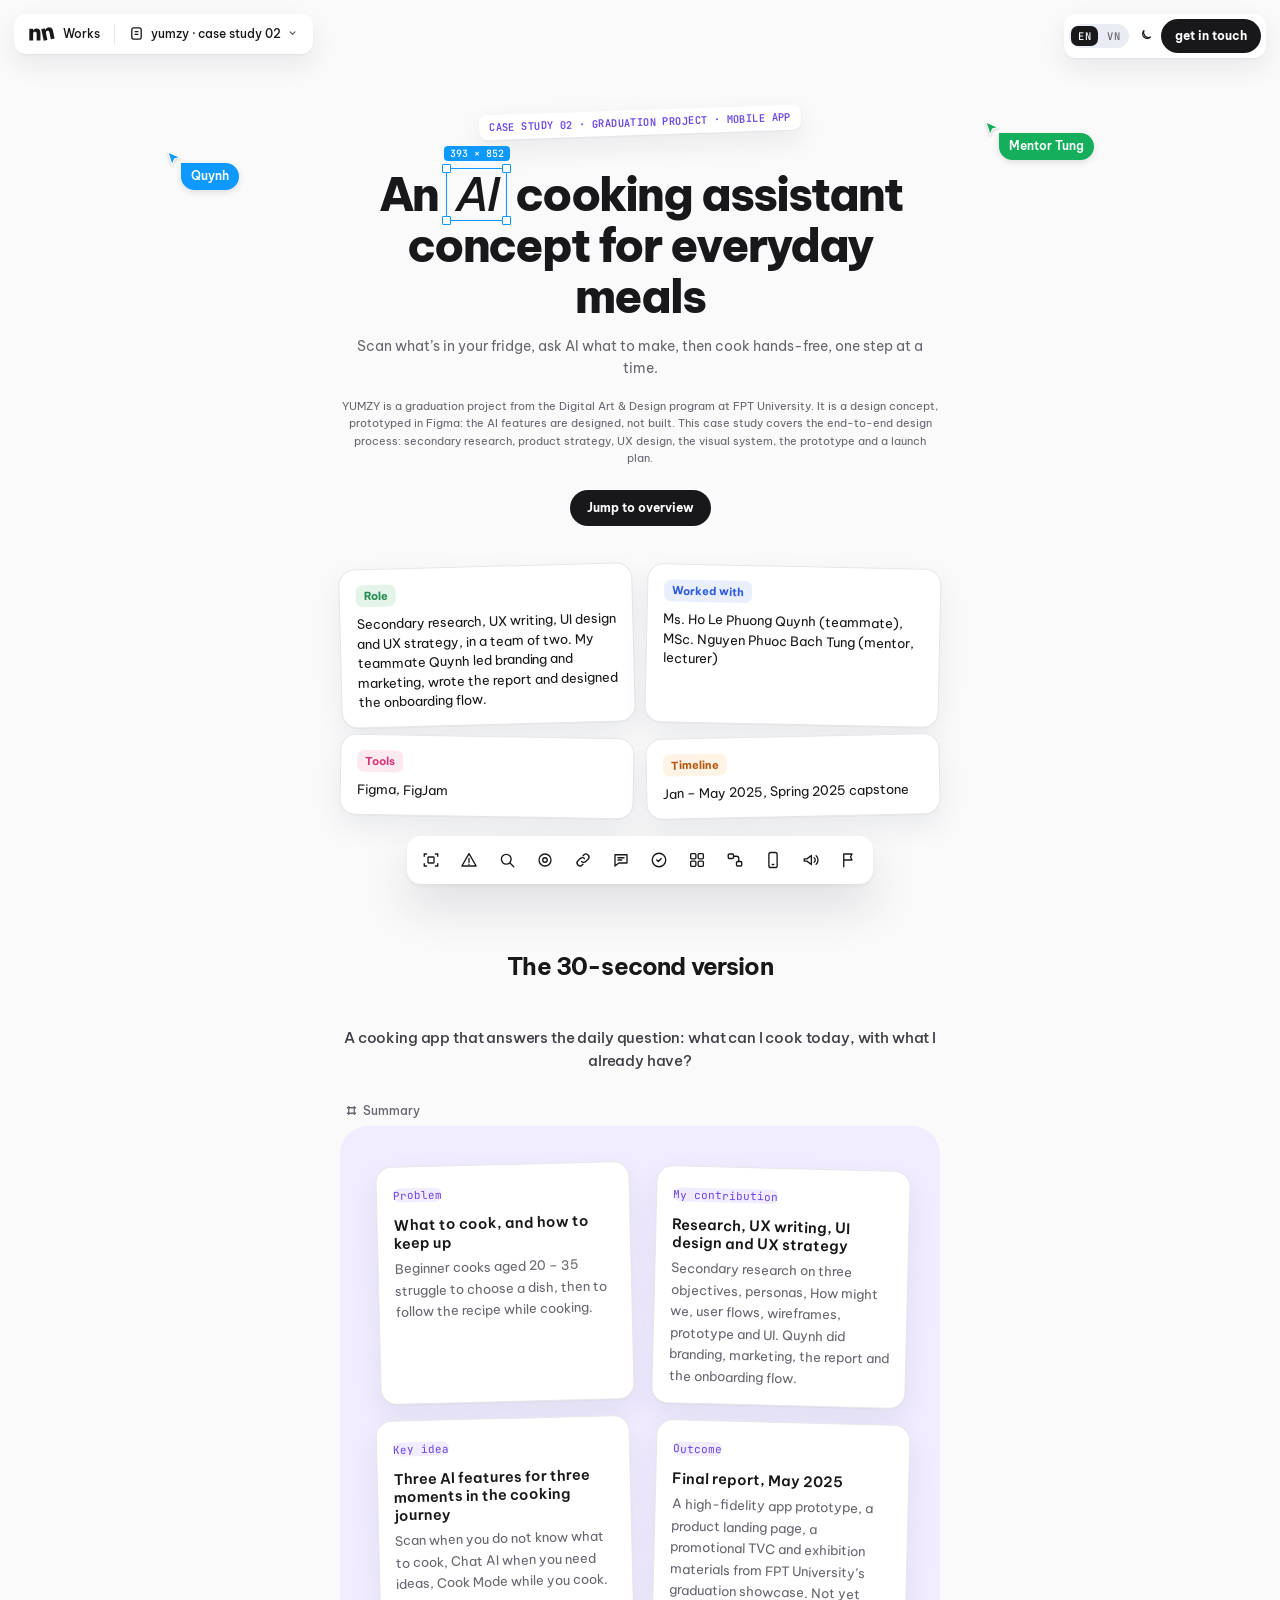
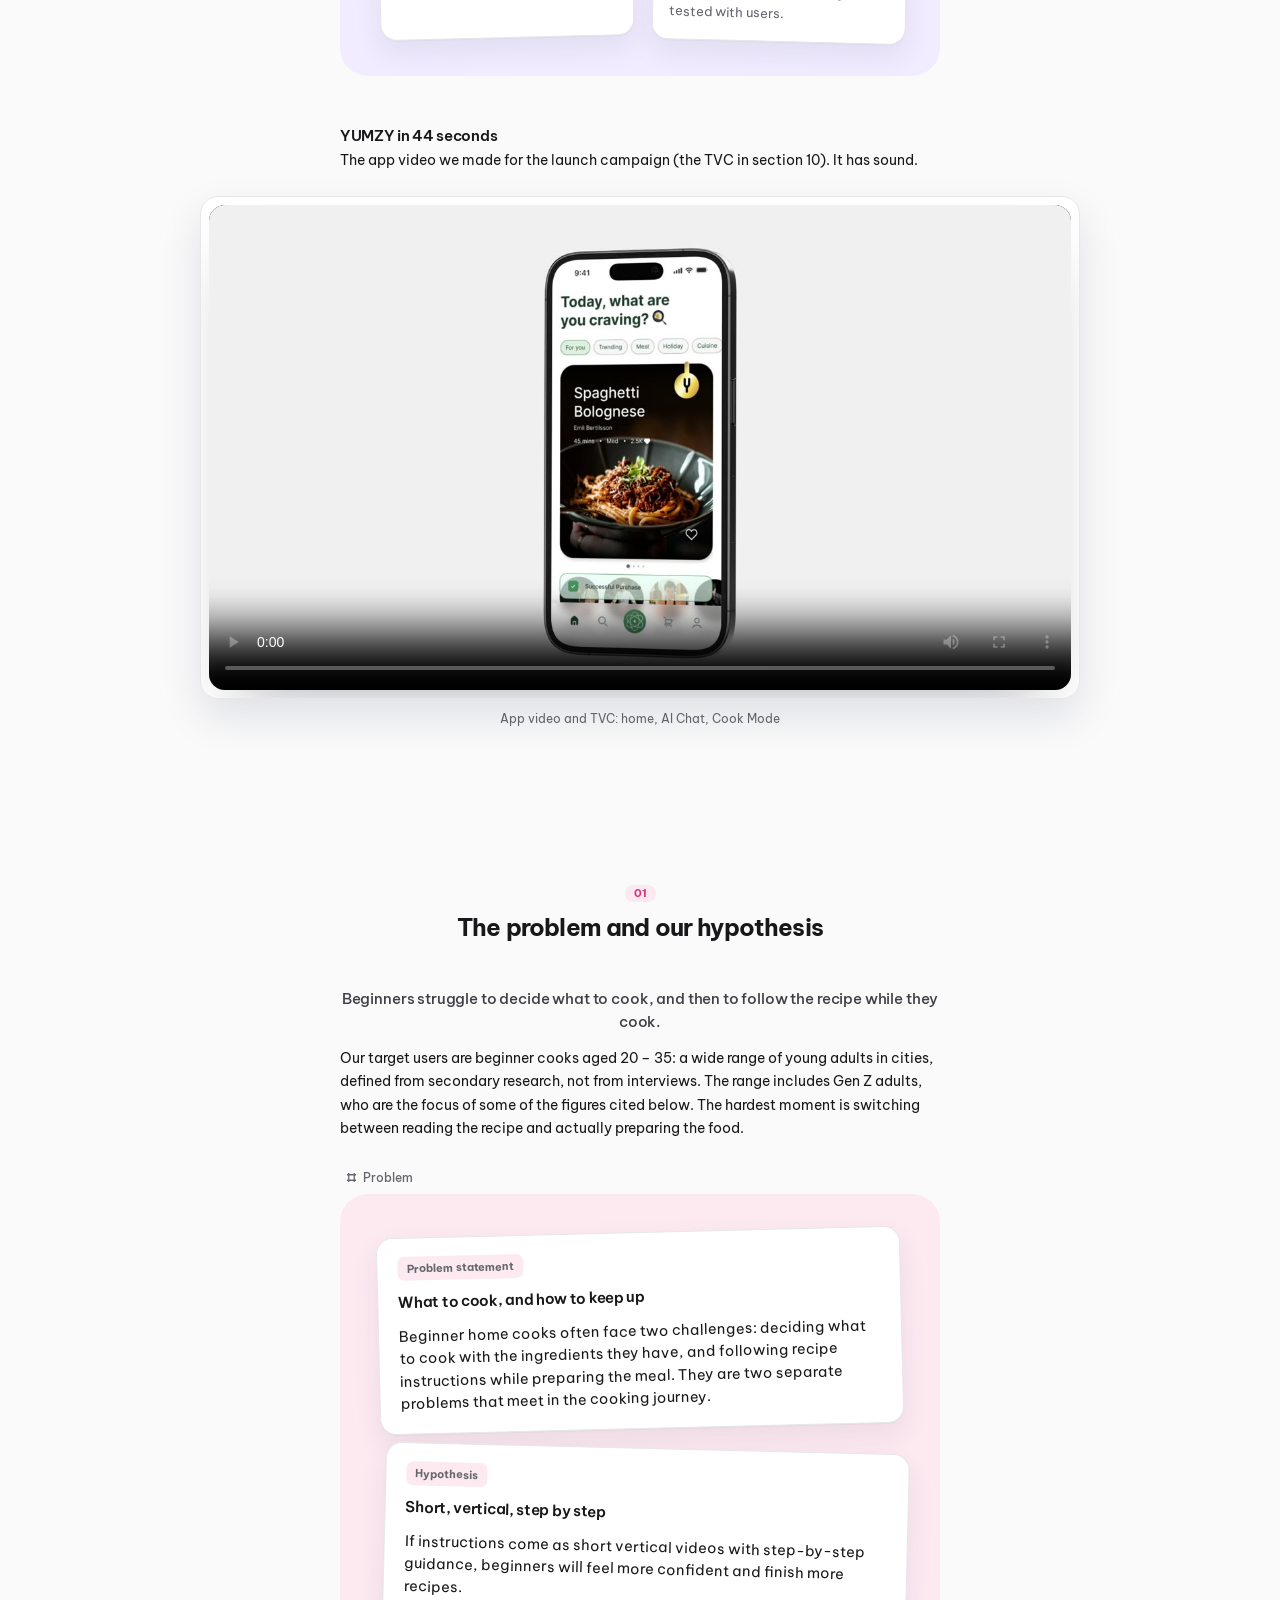
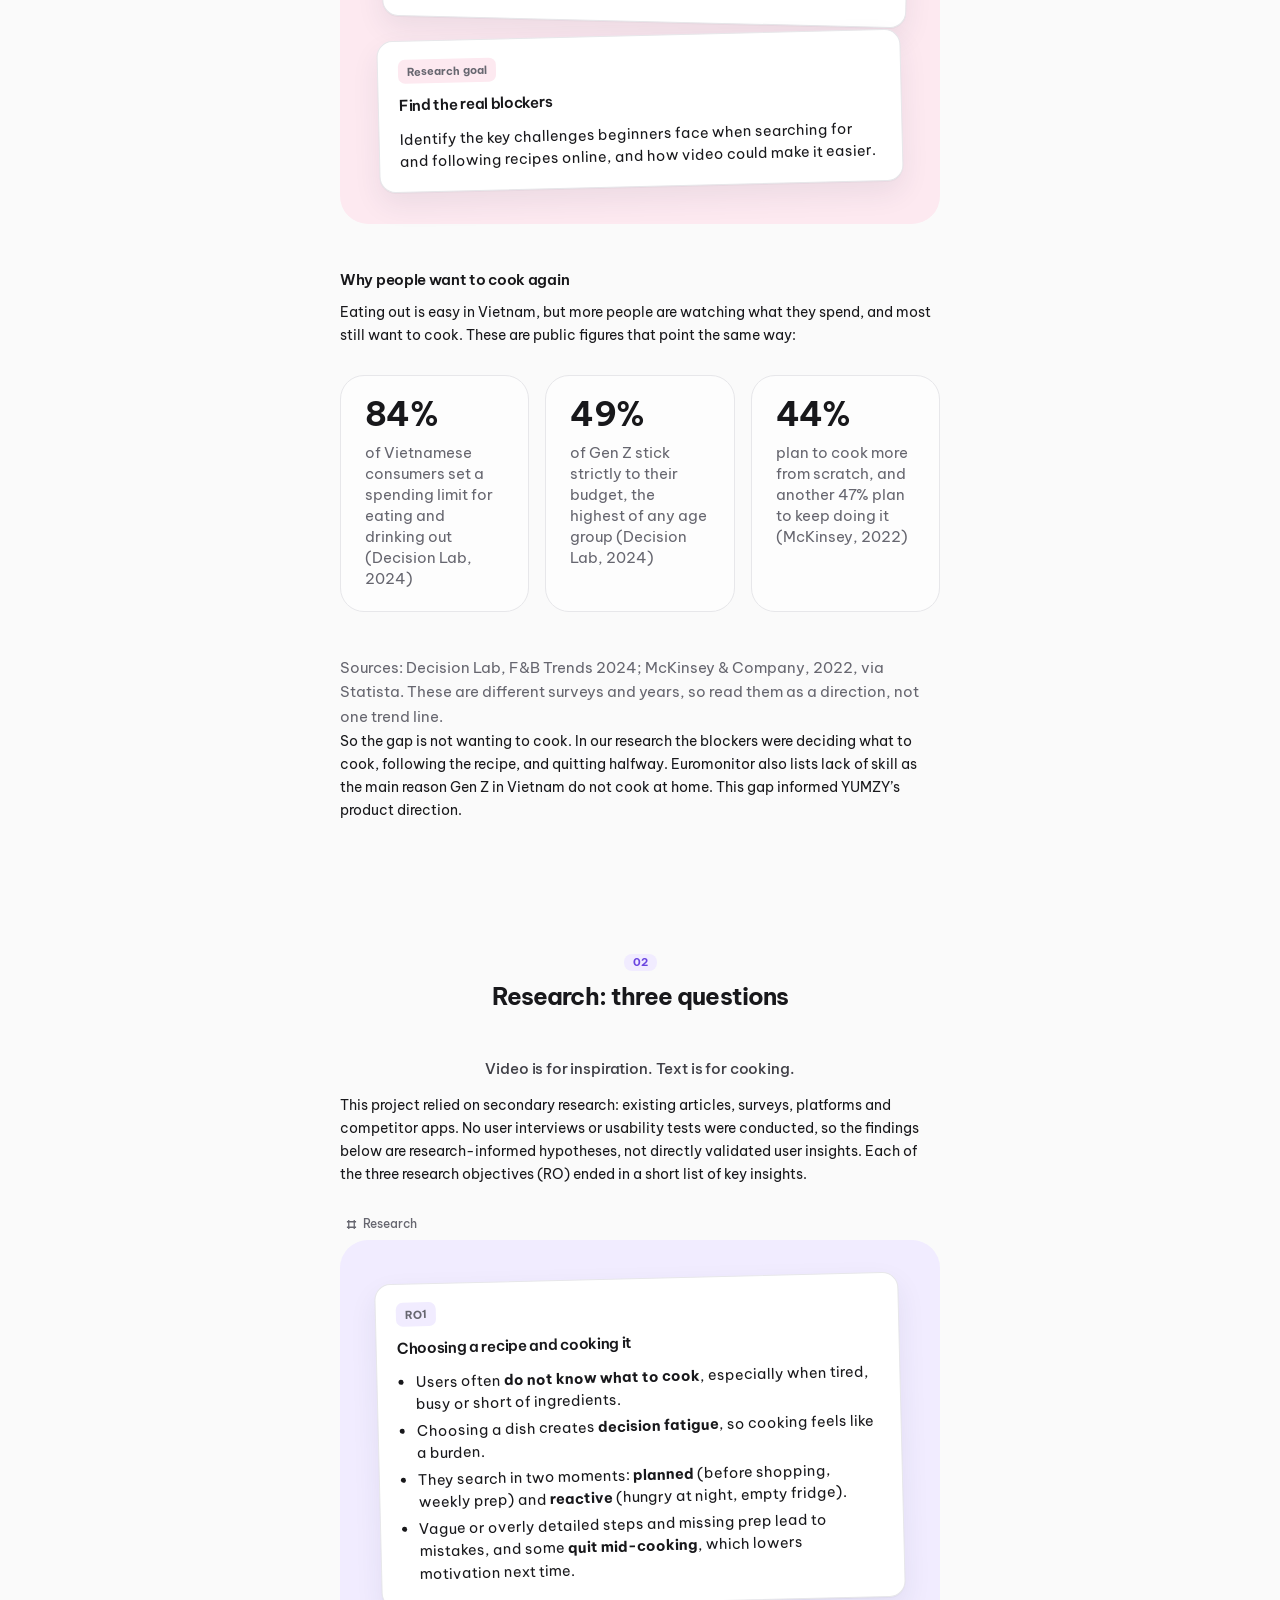
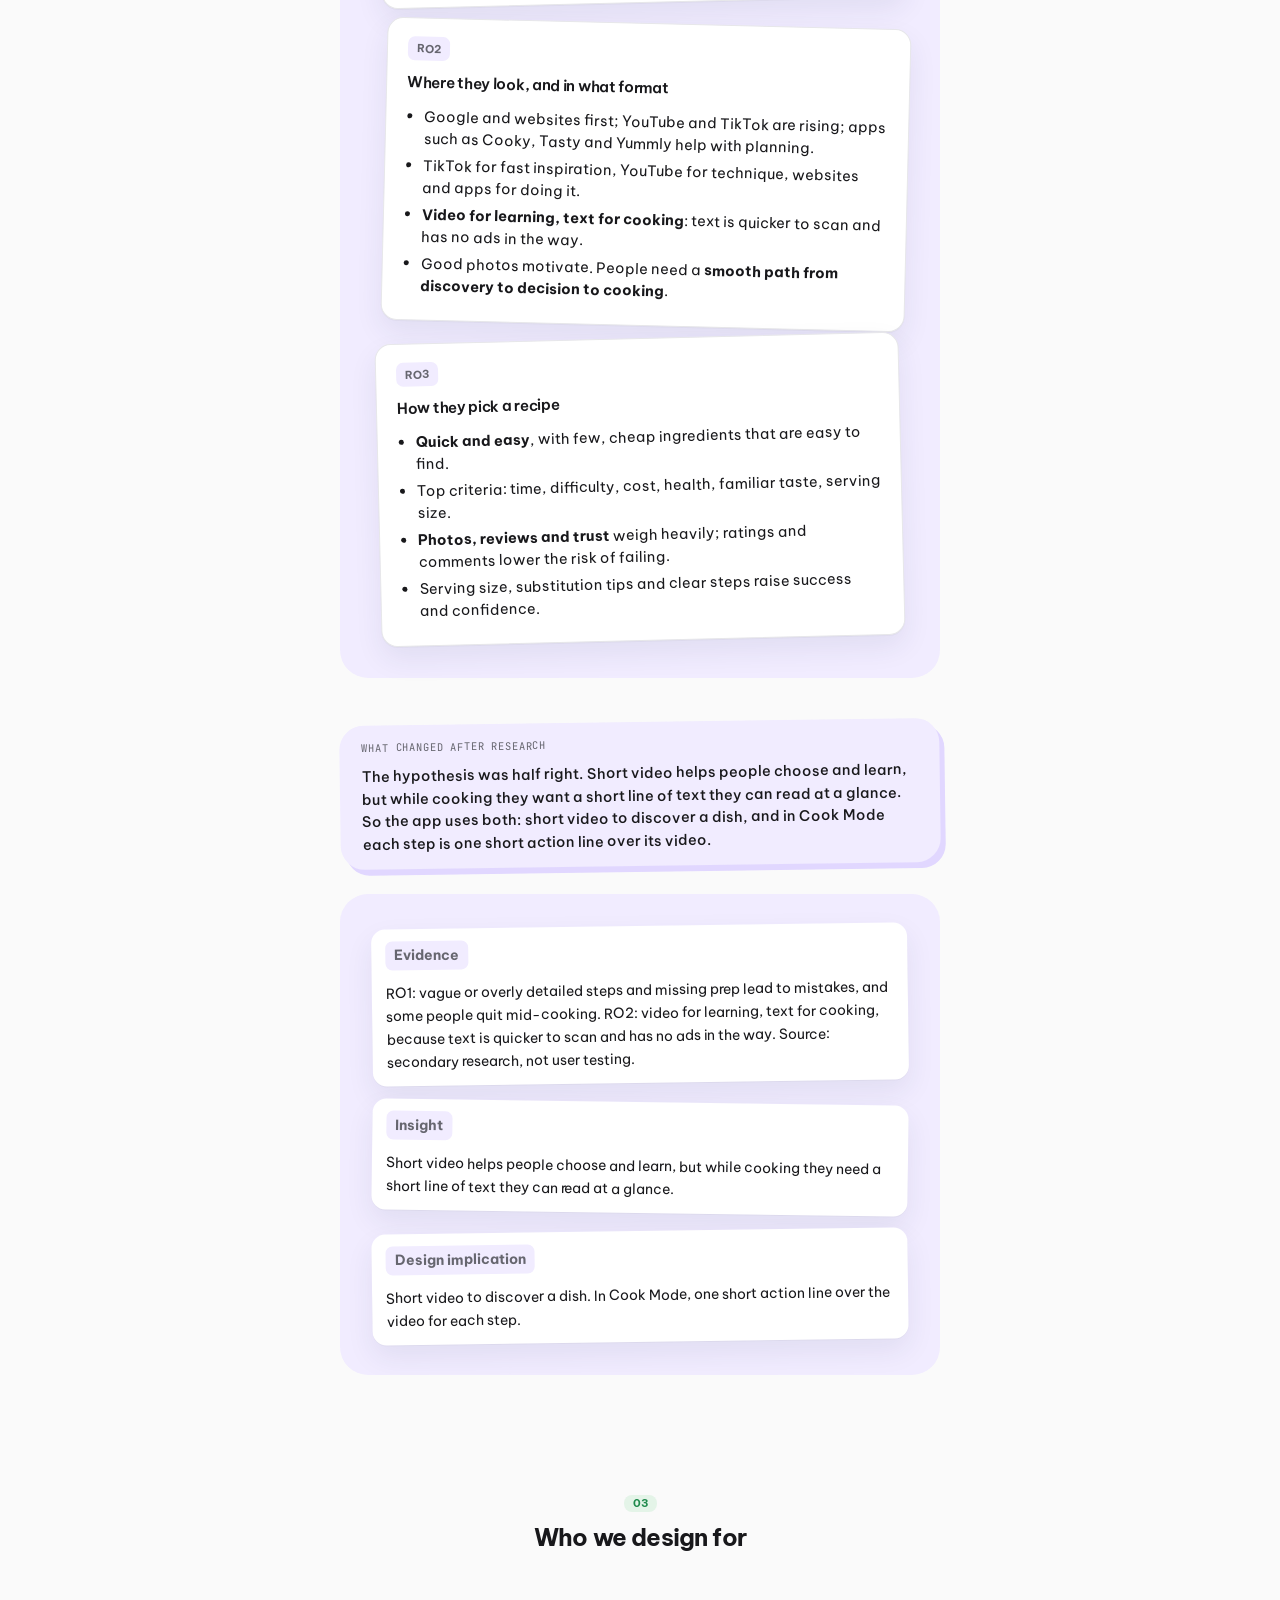
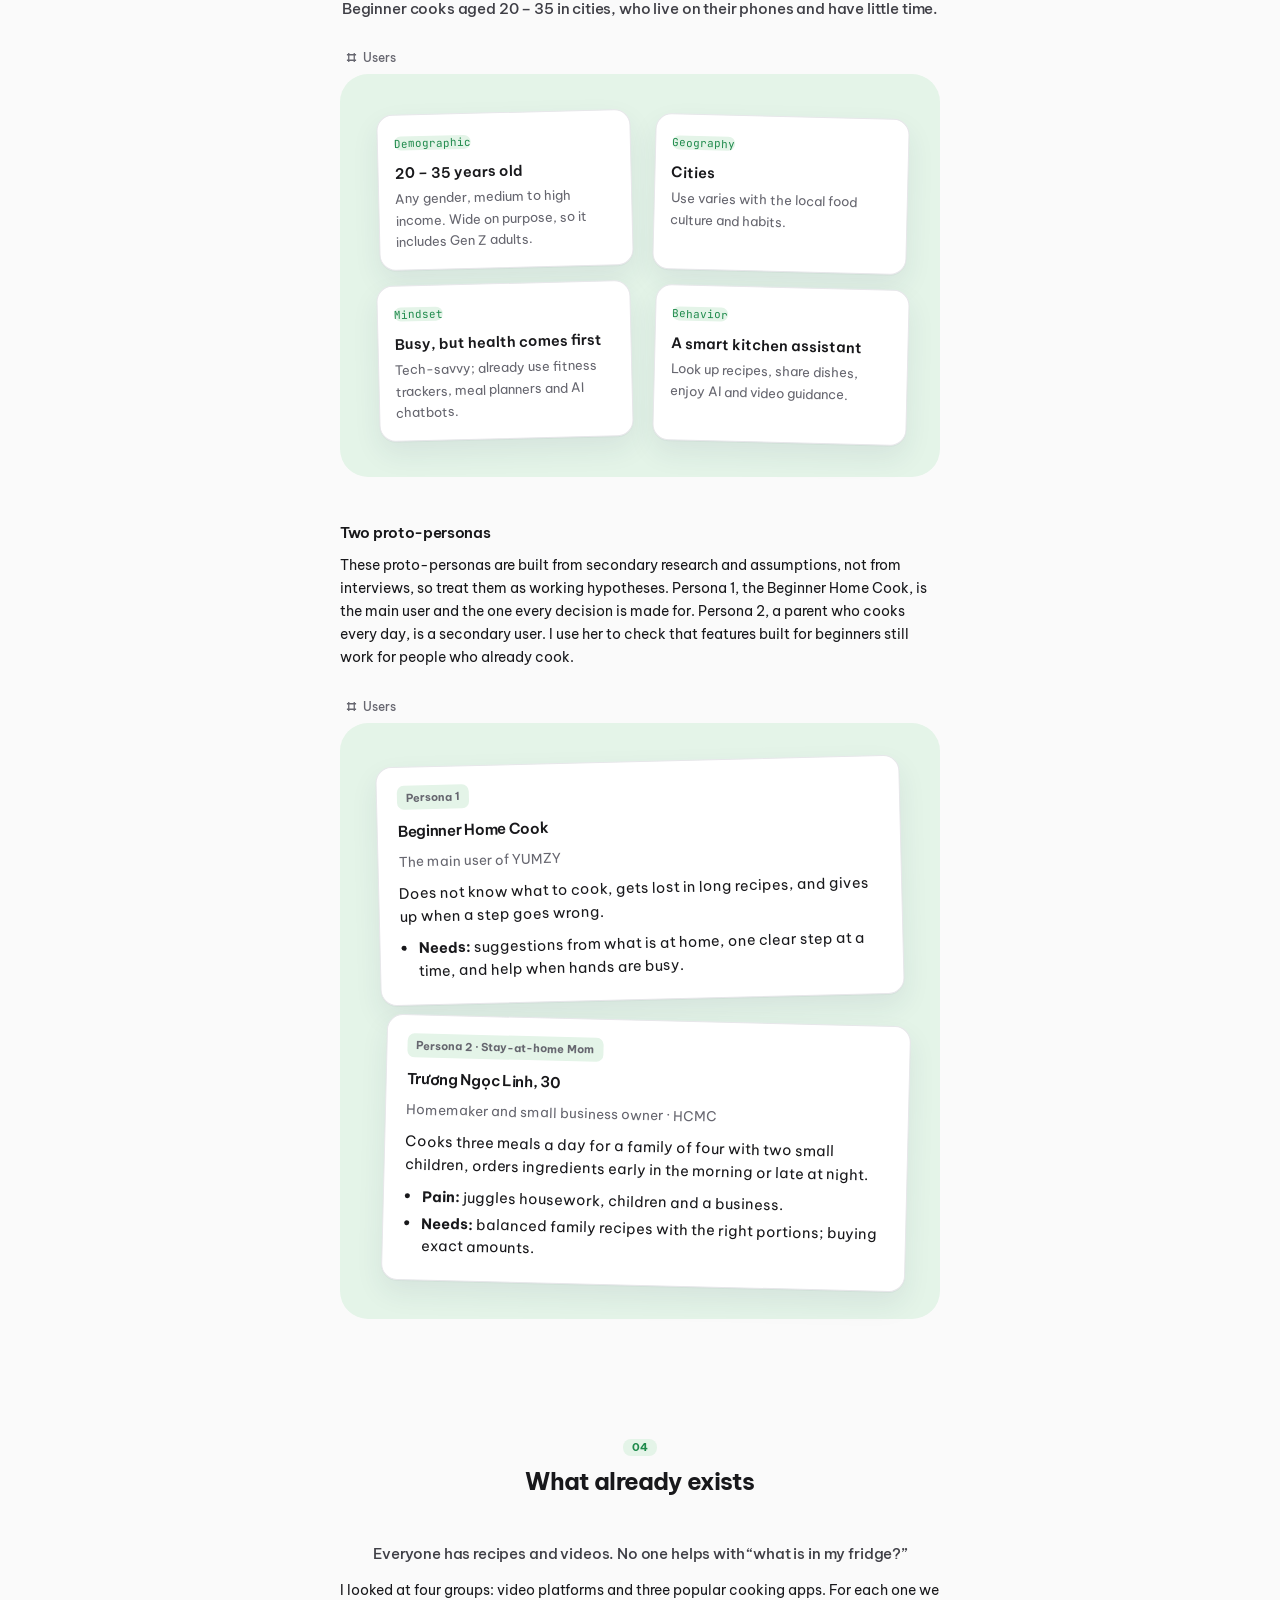
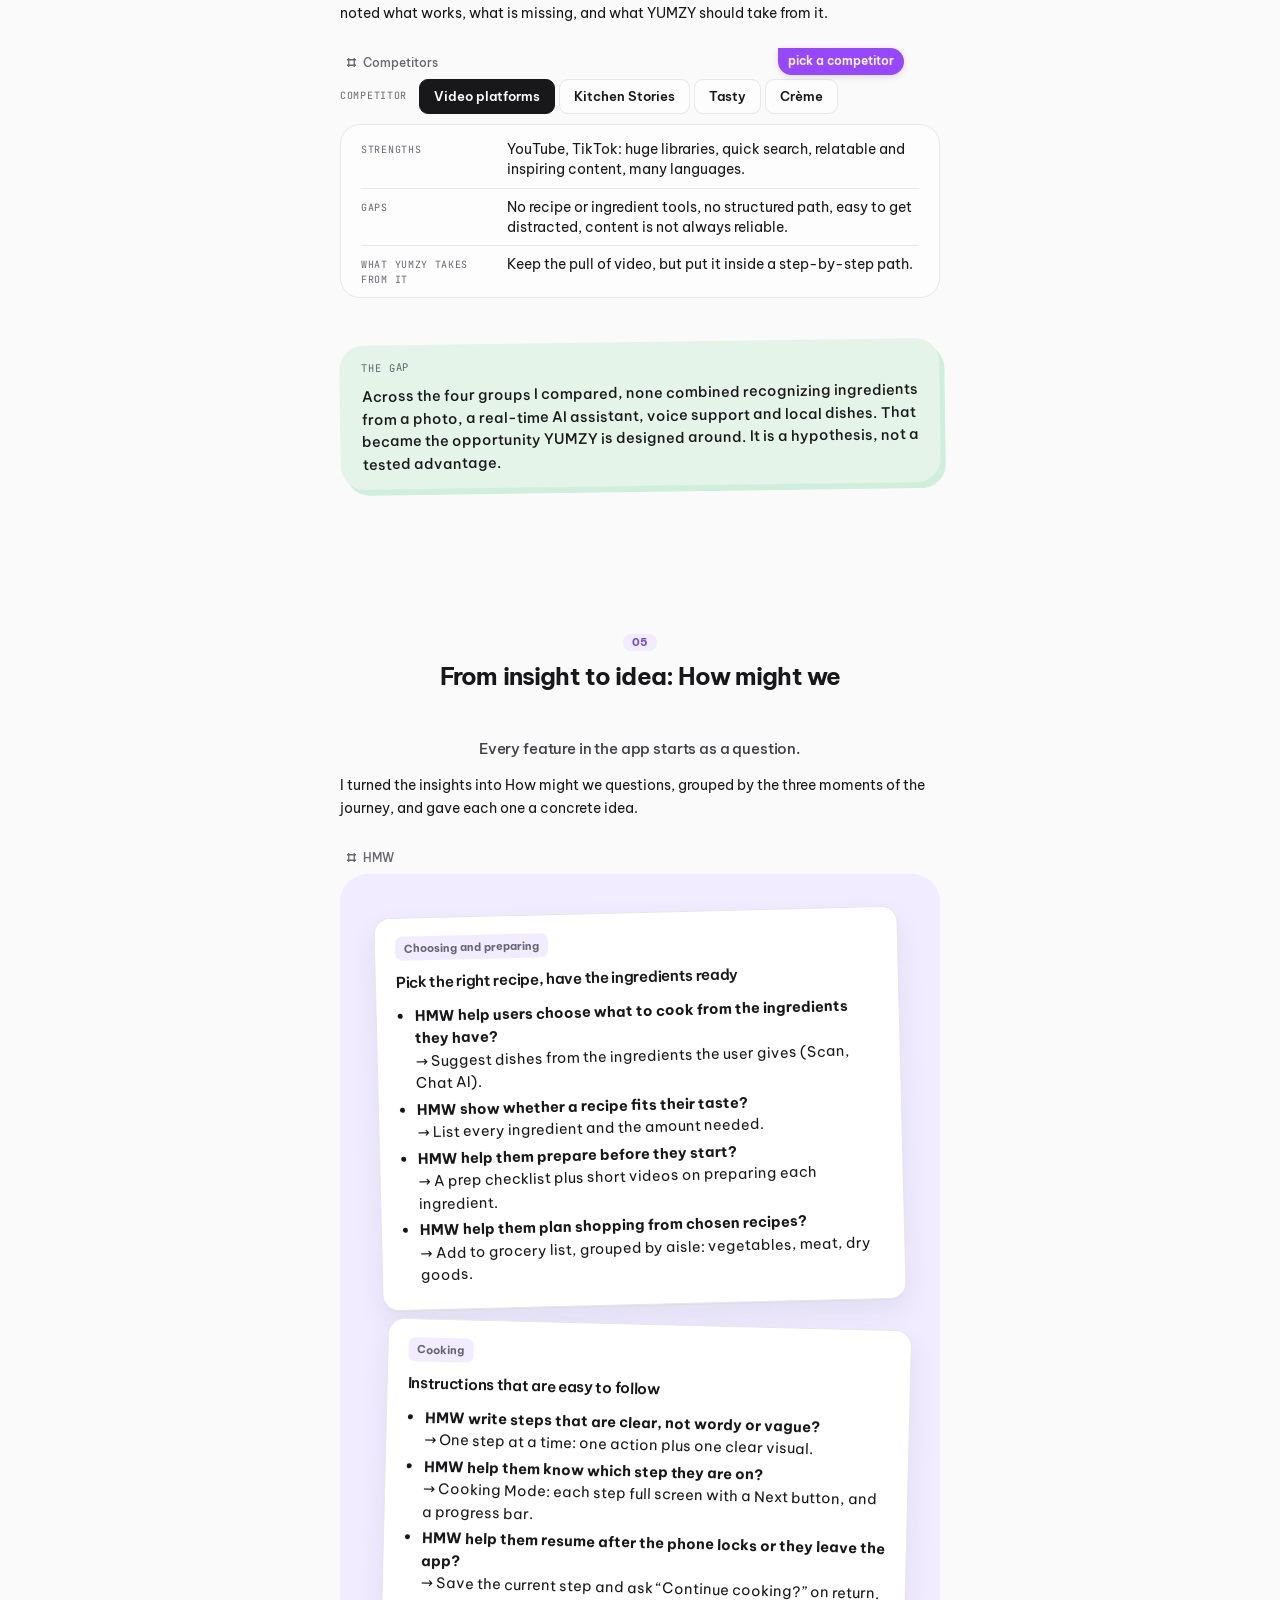
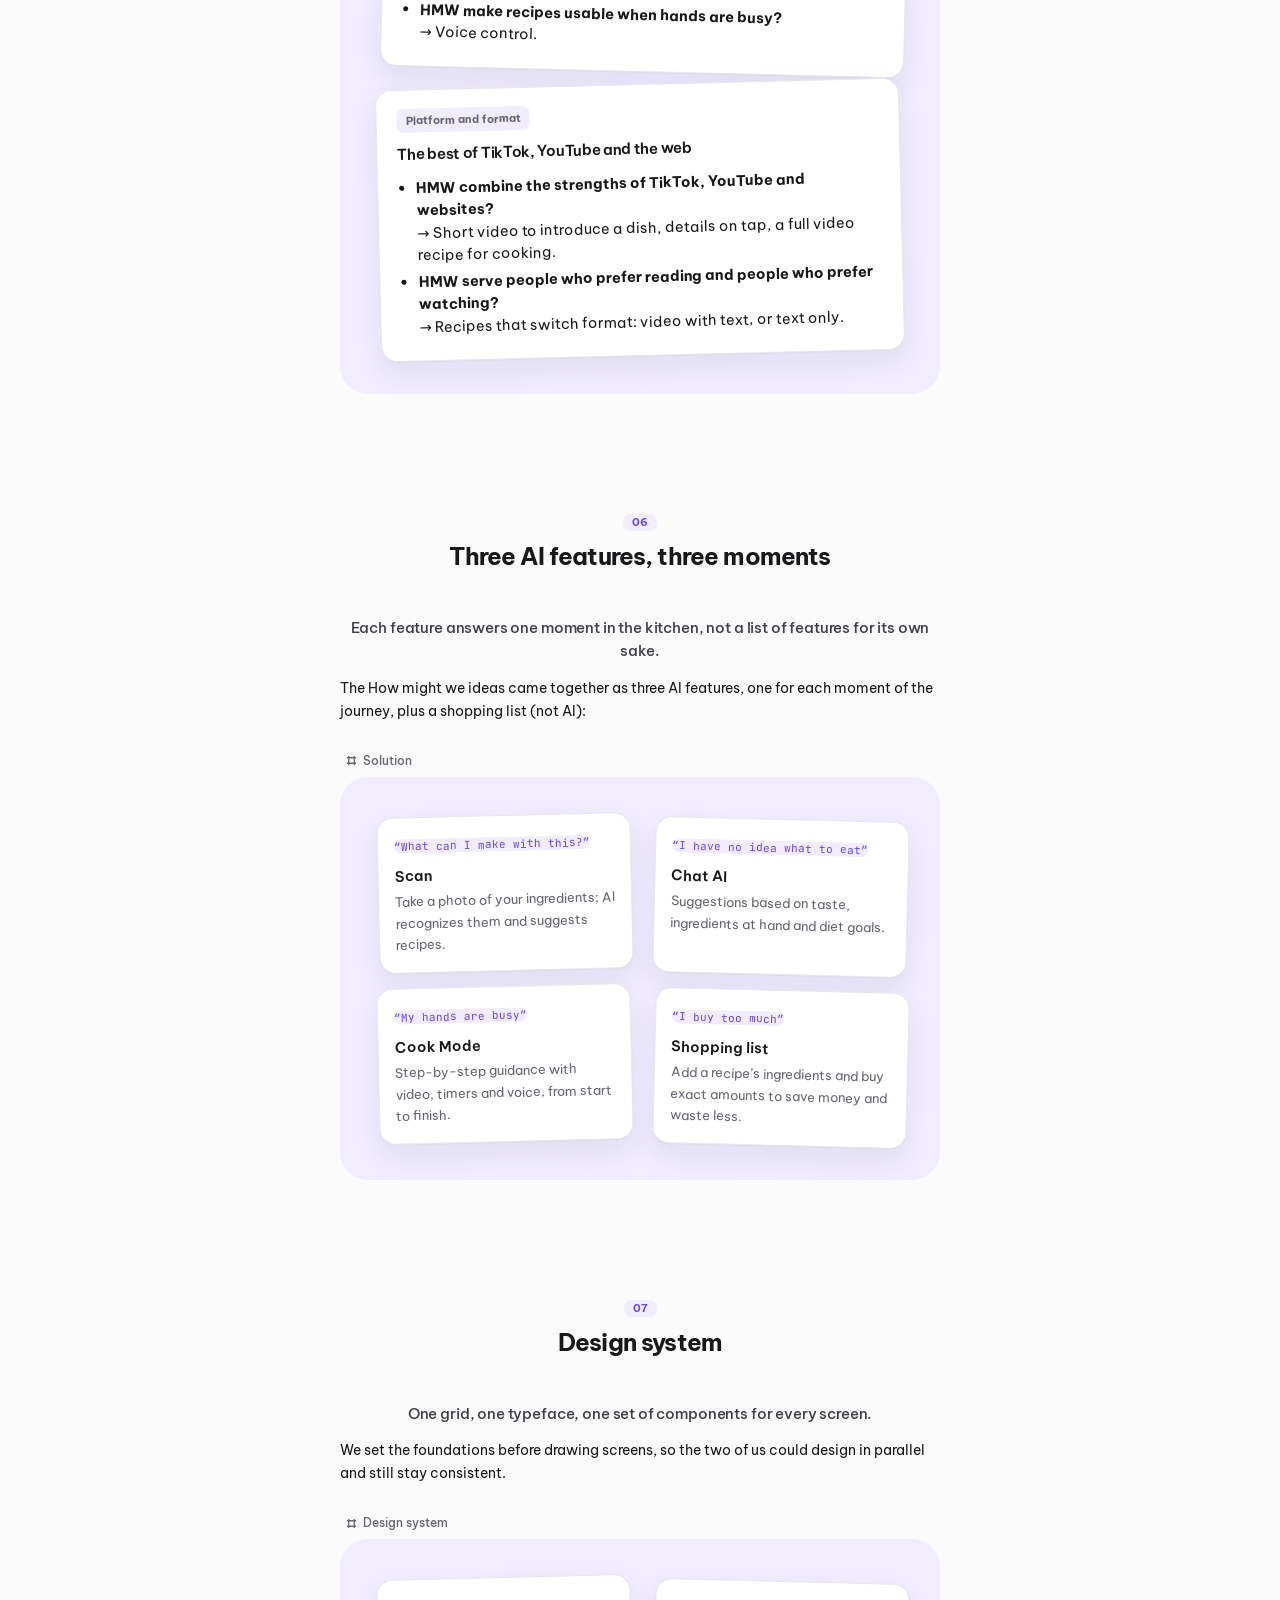
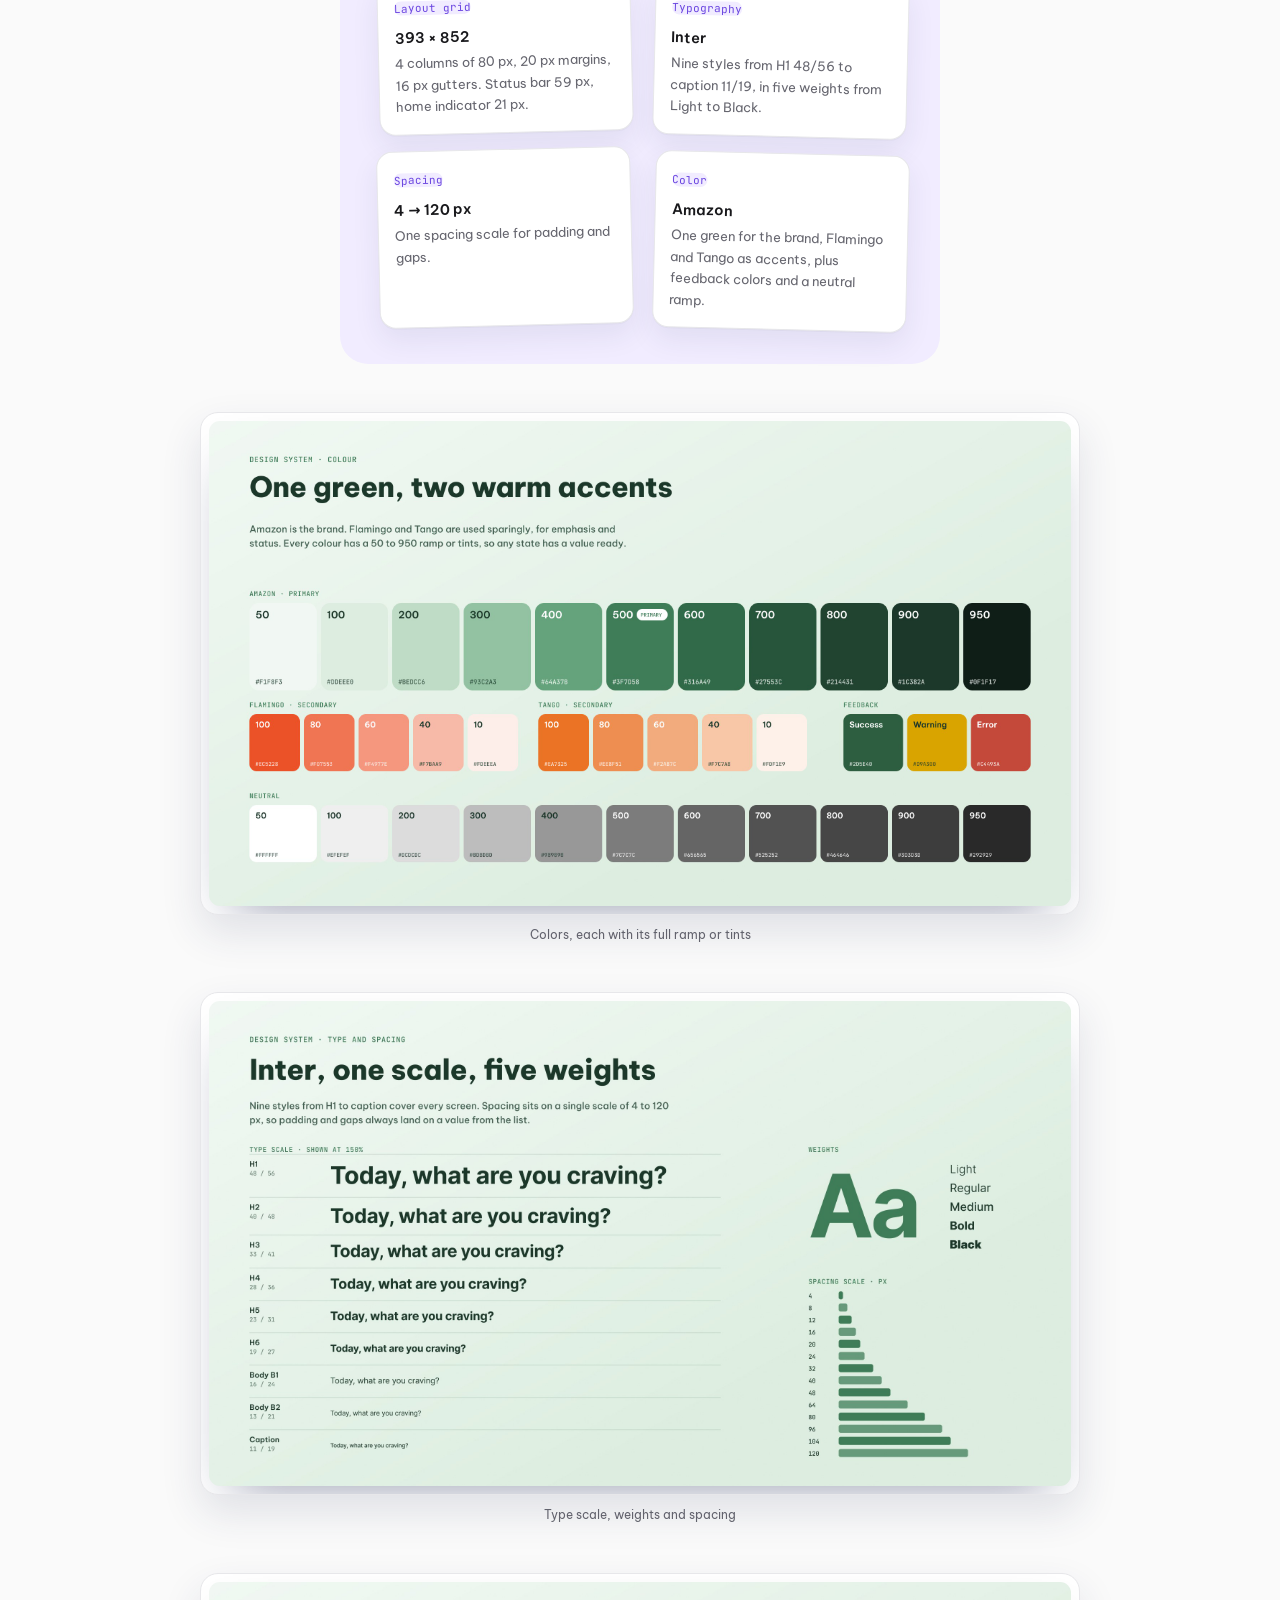
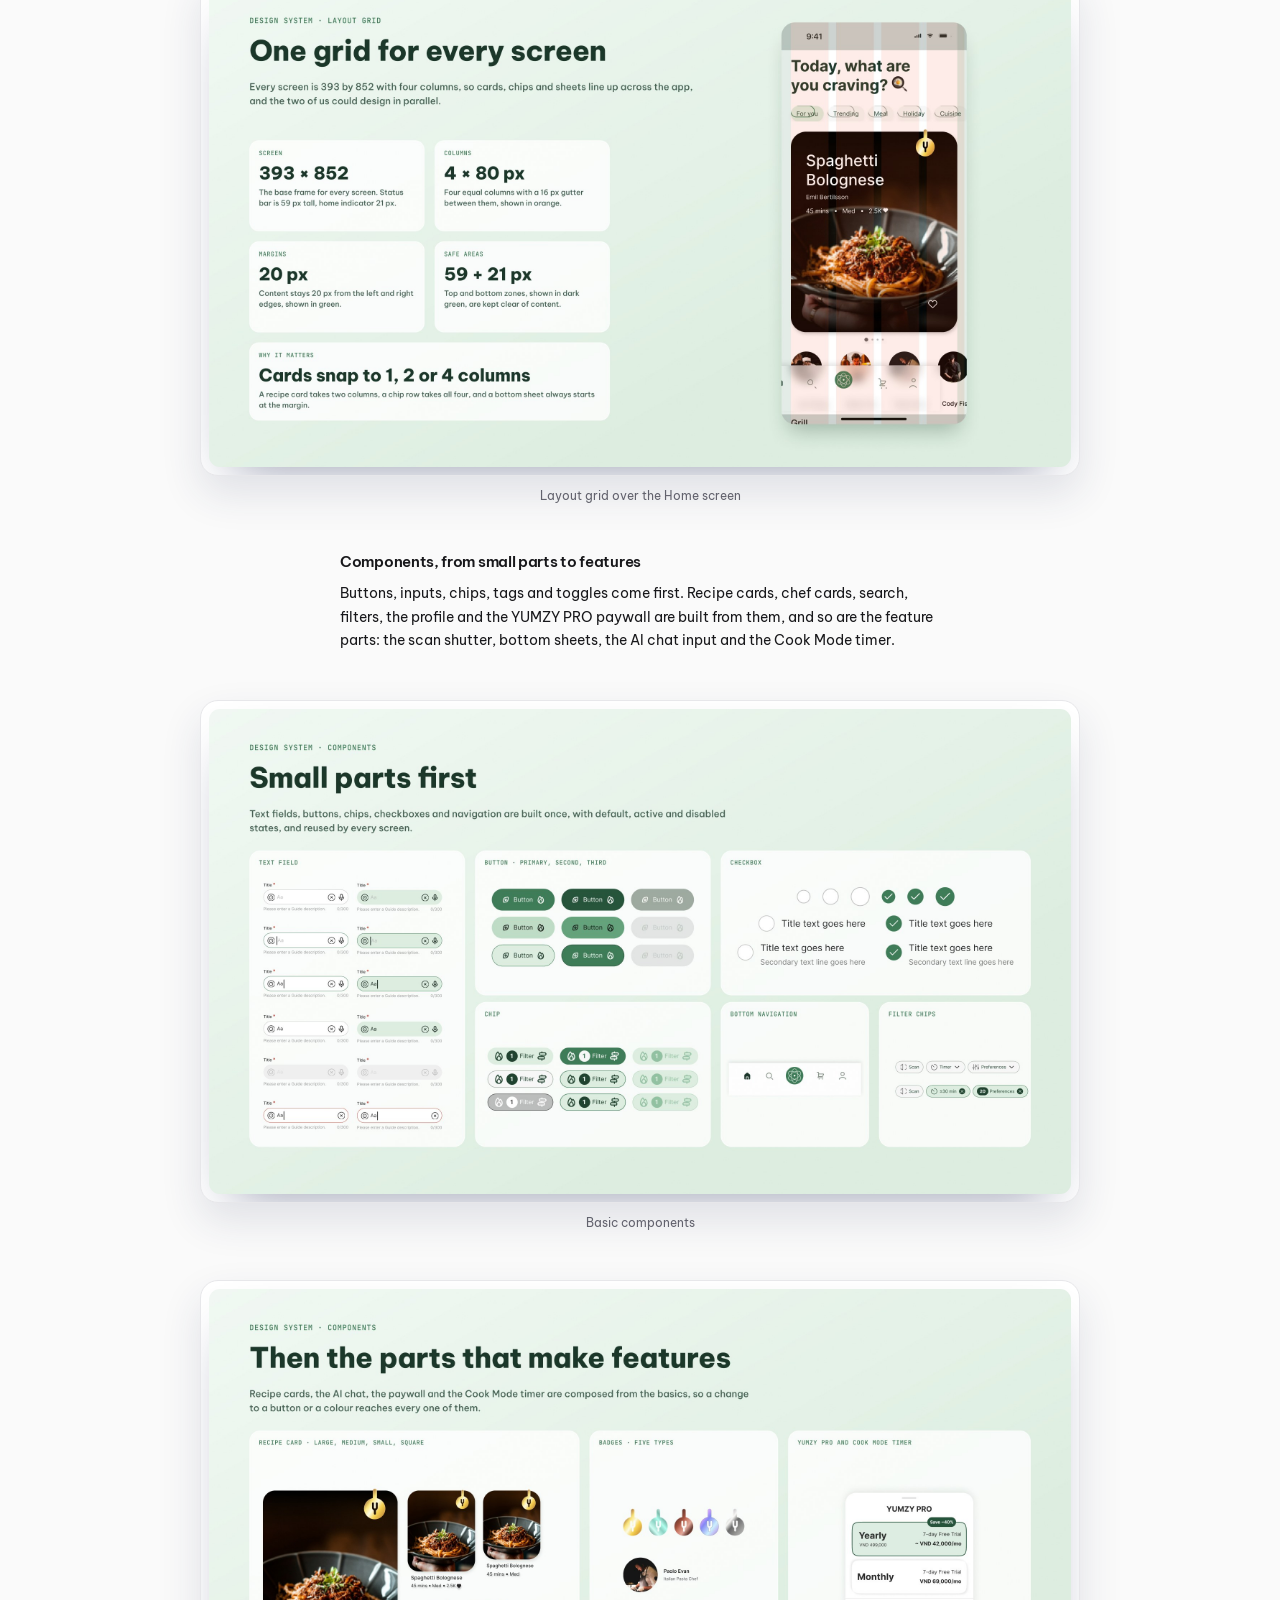
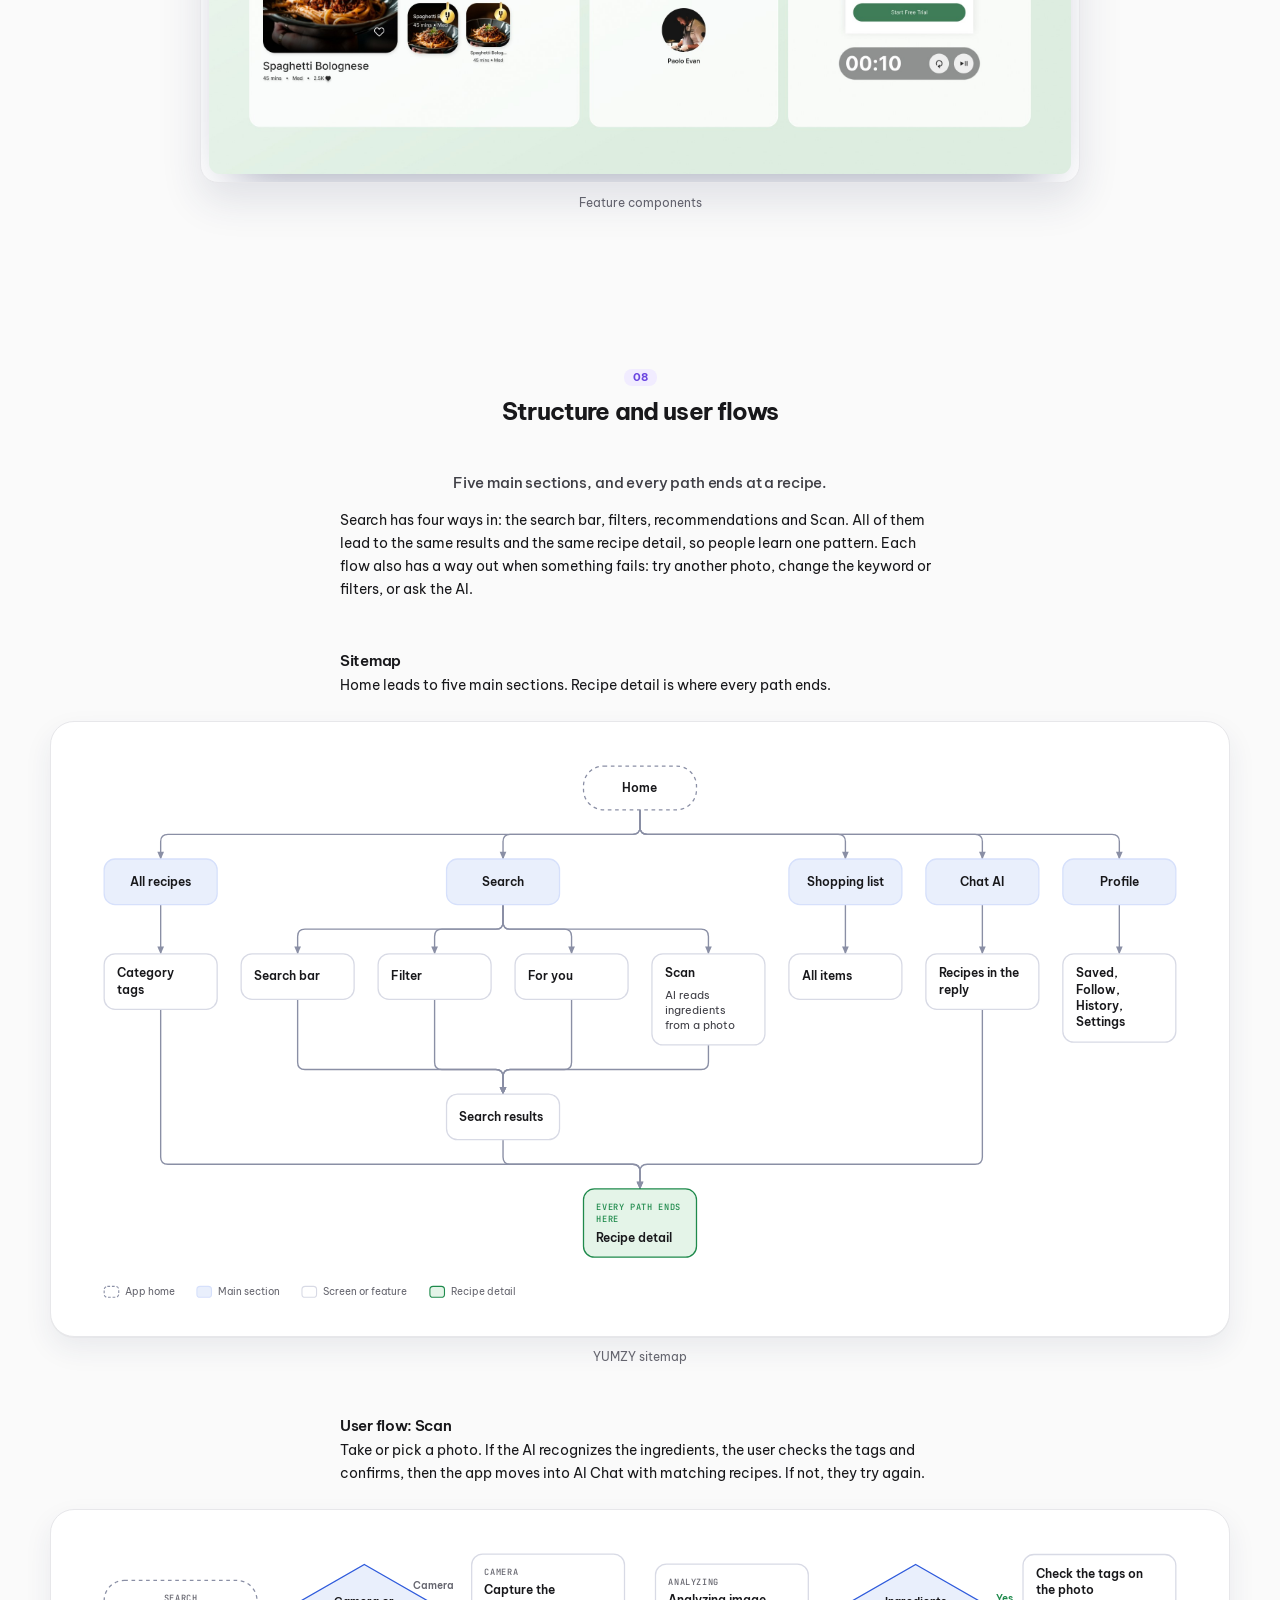
<file: yumzy.html>
<!DOCTYPE html>
<html lang="en">
<head>
<meta charset="utf-8">
<meta name="viewport" content="width=device-width, initial-scale=1">
<link rel="icon" href="logo/favicon.ico" sizes="any"><link rel="icon" type="image/png" sizes="32x32" href="logo/nn-icon-32.png"><link rel="apple-touch-icon" href="logo/nn-icon-180.png">
<script src="theme.js?v=20261119"></script>
<title>YUMZY Case Study – AI cooking assistant app</title>
<meta name="description" content="YUMZY, an AI cooking assistant concept: from secondary research to a prototype and a launch plan.">
<meta property="og:url" content="https://nnva-portfolio.github.io/yumzy.html">
<link rel="canonical" href="https://nnva-portfolio.github.io/yumzy.html">
<link rel="alternate" hreflang="en" href="https://nnva-portfolio.github.io/yumzy.html">
<link rel="alternate" hreflang="vi" href="https://nnva-portfolio.github.io/yumzy-vi.html">
<link rel="alternate" hreflang="x-default" href="https://nnva-portfolio.github.io/yumzy.html">
<meta property="og:type" content="website">
<meta property="og:title" content="YUMZY Case Study – AI cooking assistant app">
<meta property="og:description" content="YUMZY, an AI cooking assistant concept: from secondary research to a prototype and a launch plan.">
<meta property="og:image" content="https://nnva-portfolio.github.io/cover/yumzy.jpg">
<meta property="og:image:width" content="2000">
<meta property="og:image:height" content="1125">
<meta name="twitter:card" content="summary_large_image">
<link rel="preconnect" href="https://fonts.googleapis.com">
<link rel="preconnect" href="https://fonts.gstatic.com" crossorigin>
<link href="https://fonts.googleapis.com/css2?family=Be+Vietnam+Pro:ital,wght@0,400;0,500;0,600;0,700;0,800;1,500;1,600&family=JetBrains+Mono:wght@400;500&display=swap" rel="stylesheet">
<style>
:root{
  --bg:#f4f5f9; --surface:#ffffff; --ink:#0c0f1f; --muted:#555b75; --line:#dfe2ee;
  --accent:#3b4dff; --accent-soft:#e6e9ff; --lime:#c6ff3d; --lime-ink:#1c2a00;
  --warn-bg:#fff6dc; --warn-line:#e7c766; --warn-ink:#6b4c00;
  --hero-bg:#e9ecff; --hero-ink:#0c0f1f; --hero-sub:#4a5070; --hero-line:rgba(12,15,31,.14); --hero-dt:#5a6082; --hero-dd:#14183a;
  --font-display:"Bricolage Grotesque",system-ui,sans-serif;
  --font-body:"Instrument Sans",system-ui,-apple-system,"Segoe UI",sans-serif;
  --font-mono:"JetBrains Mono",ui-monospace,Menlo,monospace;
  --wide:1200px; --text:660px; --gutter:24px;
}
:root[data-theme="dark"]{
  --bg:#0b0e1c; --surface:#141830; --ink:#eef0fb; --muted:#9ba2c2; --line:#272d4d;
  --accent:#8c9bff; --accent-soft:#1f2552; --warn-bg:#2a2410; --warn-line:#5c4a14; --warn-ink:#efd48a;
  --hero-bg:#0b0e22; --hero-ink:#f3f5ff; --hero-sub:#b8bfe0; --hero-line:rgba(255,255,255,.14); --hero-dt:#8d95bb; --hero-dd:#eaedff;
}
*{box-sizing:border-box}
html{scroll-behavior:smooth}
body{margin:0;background:var(--bg);color:var(--ink);font-family:var(--font-body);font-size:18px;line-height:1.75;-webkit-font-smoothing:antialiased}
a{color:var(--accent)}
.wide{max-width:var(--wide);margin:0 auto;padding:0 var(--gutter)}
.text{max-width:calc(var(--text) + var(--gutter)*2);margin:0 auto;padding:0 var(--gutter)}
p{margin:0 0 22px}
h1,h2,h3{font-family:var(--font-display);letter-spacing:-.02em;margin:0}

/* HERO */
.hero{background:var(--hero-bg);color:var(--hero-ink);padding:120px 0 96px;position:relative;overflow:hidden}
.hero::before{content:"";position:absolute;right:-180px;top:-180px;width:560px;height:560px;border-radius:50%;background:radial-gradient(circle,#3b4dff 0%,rgba(59,77,255,0) 65%);opacity:.25}
.hero .wide{position:relative}
.tag{display:inline-block;font-family:var(--font-mono);font-size:13px;letter-spacing:.08em;text-transform:uppercase;color:var(--accent);border:1px solid var(--accent);padding:6px 14px;border-radius:999px;margin-bottom:32px}
.hero h1{font-size:clamp(44px,9vw,116px);line-height:.98;font-weight:800;max-width:14ch}
.hero h1 em{font-style:normal;background:var(--lime);color:var(--lime-ink);padding:0 .12em;border-radius:.12em}
.hero .sub{font-size:clamp(18px,2.2vw,24px);color:var(--hero-sub);max-width:46ch;margin:36px 0 0;line-height:1.5}
.meta{display:grid;grid-template-columns:repeat(4,1fr);gap:32px;margin-top:80px;padding-top:32px;border-top:1px solid var(--hero-line)}
.meta dt{font-family:var(--font-mono);font-size:12px;letter-spacing:.08em;text-transform:uppercase;color:var(--hero-dt);margin-bottom:8px}
.meta dd{margin:0;font-size:16px;line-height:1.5;color:var(--hero-dd)}

/* NAV */
nav.toc{position:sticky;top:0;z-index:5;background:color-mix(in srgb,var(--bg) 90%,transparent);backdrop-filter:blur(10px);border-bottom:1px solid var(--line)}
nav.toc .wide{display:flex;gap:4px;overflow-x:auto;padding-top:10px;padding-bottom:10px;scrollbar-width:none}
nav.toc a{white-space:nowrap;font-size:13px;text-decoration:none;color:var(--muted);padding:6px 12px;border-radius:999px}
nav.toc a:hover{background:var(--surface);color:var(--ink)}

/* SECTIONS */
section{padding:140px 0 0}
.sec-head{display:flex;align-items:baseline;gap:20px;margin-bottom:40px}
.sec-no{font-family:var(--font-display);font-weight:800;font-size:clamp(64px,12vw,140px);line-height:.8;color:transparent;-webkit-text-stroke:1.5px var(--accent);opacity:.9}
h2{font-size:clamp(30px,5vw,56px);line-height:1.05;font-weight:800;max-width:18ch}
.kicker{font-family:var(--font-mono);font-size:13px;letter-spacing:.08em;text-transform:uppercase;color:var(--muted);margin:0 0 14px}
.lede{font-family:var(--font-display);font-size:clamp(22px,3vw,32px);line-height:1.3;font-weight:600;letter-spacing:-.01em;margin-bottom:28px}
h3{font-size:24px;margin:56px 0 14px;font-weight:600}
ul,ol{padding-left:22px;margin:0 0 22px}
li{margin-bottom:10px}

/* PROBLEM */
.layers{display:grid;grid-template-columns:1fr 1fr;gap:24px;margin:56px 0 0}
.layer{background:var(--surface);border:1px solid var(--line);border-radius:24px;padding:36px}
.layer .kicker{color:var(--accent)}
.layer h3{margin:0 0 14px;font-size:22px}
.layer ul{margin:0}
.impact{font-family:var(--font-display);font-size:clamp(22px,3vw,34px);line-height:1.25;font-weight:600;margin-top:64px;max-width:28ch}
.impact span{background:linear-gradient(transparent 62%,var(--lime) 62%);color:var(--ink)}

/* GOALS */
.goals{display:grid;grid-template-columns:repeat(4,1fr);gap:0;border-top:1px solid var(--line);margin-top:48px}
.goal{padding:32px 24px 8px 0;border-right:1px solid var(--line);padding-left:24px}
.goal:first-child{padding-left:0}
.goal:last-child{border-right:0}
.goal b{display:block;font-family:var(--font-display);font-size:22px;line-height:1.25;margin-bottom:10px;font-weight:600}
.goal i{font-style:normal;font-family:var(--font-mono);font-size:13px;color:var(--accent)}
.goal p{font-size:16px;color:var(--muted);margin:0}

/* TABLES */
.tablebox{overflow-x:auto;border:1px solid var(--line);border-radius:24px;background:var(--surface);margin:48px 0}
table{border-collapse:collapse;width:100%;font-size:15px;line-height:1.5}
th,td{text-align:left;padding:18px 20px;border-bottom:1px solid var(--line);vertical-align:top;min-width:150px}
th{font-family:var(--font-mono);font-weight:500;font-size:12px;letter-spacing:.06em;text-transform:uppercase;color:var(--accent);background:var(--accent-soft)}
tr:last-child td{border-bottom:0}
td:first-child{font-weight:600;font-family:var(--font-display);font-size:17px}
table.compact th,table.compact td{min-width:0}

/* FLOW REORDER */
.track{display:grid;grid-template-columns:repeat(6,1fr);gap:10px;margin:14px 0}
.track div{background:var(--surface);border:1px solid var(--line);border-radius:16px;padding:16px 14px;font-size:14px;line-height:1.35;min-height:96px}
.track div small{display:block;font-family:var(--font-mono);font-size:11px;color:var(--muted);margin-bottom:6px}
.track.after div.moved{background:var(--lime);border-color:var(--lime);color:var(--lime-ink)}
.track.after div.moved small{color:var(--lime-ink);opacity:.7}
.track-label{font-family:var(--font-mono);font-size:12px;letter-spacing:.08em;text-transform:uppercase;color:var(--muted);margin:36px 0 4px}
.pull{border-left:6px solid var(--lime);padding:6px 0 6px 28px;margin:64px 0;font-family:var(--font-display);font-size:clamp(20px,2.6vw,28px);line-height:1.35;font-weight:600}
.pull small{display:block;font-family:var(--font-mono);font-size:12px;letter-spacing:.08em;text-transform:uppercase;color:var(--muted);margin-bottom:10px;font-weight:400}

/* FIGURES */
figure{margin:0}
.shot{margin:72px 0}
.shot .frame{background:linear-gradient(135deg,var(--accent-soft),var(--surface));border:1px solid var(--line);border-radius:32px;padding:clamp(16px,4vw,56px)}
.shot img{width:100%;height:auto;display:block;border-radius:16px;box-shadow:0 30px 60px -30px rgba(12,15,31,.35);background:#fff}
.shot video{width:100%;height:auto;display:block;border-radius:16px;box-shadow:0 30px 60px -30px rgba(12,15,31,.35);background:#f7f8fc}
.shot.narrow .frame{max-width:860px;margin:0 auto}
.shot figcaption{margin-top:16px;font-family:var(--font-mono);font-size:13px;color:var(--muted)}
.stage{display:flex;flex-wrap:wrap;gap:8px;margin:0 0 20px}
.stage span{font-size:14px;padding:7px 14px;border-radius:999px;background:var(--surface);border:1px solid var(--line)}
.stage.new span{background:var(--accent);border-color:var(--accent);color:#fff}

/* ITERATION */
.decision{display:grid;grid-template-columns:1fr 1fr 1fr;gap:0;background:var(--surface);border:1px solid var(--line);border-radius:28px;overflow:hidden;margin:40px 0}
.decision>div{padding:32px}
.decision>div+div{border-left:1px solid var(--line)}
.decision .kicker{color:var(--accent);margin-bottom:12px}
.decision p{font-size:16px;margin:0}
.decision .no{display:inline-block;background:var(--lime);color:var(--lime-ink);font-weight:600;font-size:13px;padding:2px 10px;border-radius:999px;margin-right:6px}

/* BARS */
.bars{background:var(--surface);border:1px solid var(--line);border-radius:28px;padding:36px;margin:48px 0}
.bar-row{display:grid;grid-template-columns:90px 1fr;gap:20px;align-items:center;margin-bottom:18px}
.bar-row:last-child{margin-bottom:0}
.bar-row b{font-family:var(--font-mono);font-size:14px;font-weight:500}
.bar{height:36px;border-radius:10px;background:var(--line);position:relative;overflow:hidden}
.bar i{position:absolute;left:0;top:0;bottom:0;background:var(--accent-soft);border-right:2px dashed var(--accent)}
.bar em{position:absolute;left:0;top:0;bottom:0;background:var(--accent);border-radius:10px 0 0 10px;display:flex;align-items:center;padding-left:14px;font-style:normal;font-size:13px;color:#fff;font-family:var(--font-mono);white-space:nowrap}
.legend{display:flex;gap:20px;flex-wrap:wrap;margin-top:20px;font-size:13px;color:var(--muted)}
.legend span::before{content:"";display:inline-block;width:12px;height:12px;border-radius:3px;margin-right:8px;vertical-align:-1px;background:var(--accent-soft);border:1px solid var(--accent)}
.legend span.n::before{background:var(--accent)}

/* TODO */
.todo{background:var(--warn-bg);border:1.5px dashed var(--warn-line);color:var(--warn-ink);border-radius:20px;padding:20px 24px;font-size:16px;line-height:1.55;margin:48px 0}
.todo b{display:block;font-family:var(--font-mono);font-size:12px;letter-spacing:.08em;text-transform:uppercase;margin-bottom:6px}

.sources{font-size:15px}
.sources li{word-break:break-word}
.decision{gap:18px !important}
.decision>div+div{border-left:0 !important;border-top:0 !important}
.kpis{display:grid;grid-template-columns:repeat(3,1fr);gap:16px;margin:28px 0 8px}
.kpi{background:var(--surface);border:1px solid var(--line);border-radius:24px;padding:22px 24px}
.kpi b{display:block;white-space:nowrap;font-family:var(--font-display);font-size:clamp(30px,2.6vw,38px);line-height:1;letter-spacing:-.02em;margin-bottom:10px}
.kpi span{display:block;font-size:14.5px;line-height:1.45;color:var(--muted)}
.kpi-note{font-size:15px;color:var(--muted);margin:14px 0 0}
@media(max-width:860px){.kpis{grid-template-columns:1fr}}
footer{margin-top:160px;padding:48px 0 72px;border-top:1px solid var(--line);color:var(--muted);font-size:14px}
.themebtn{position:fixed;right:16px;bottom:16px;z-index:10;border:1px solid var(--line);background:var(--surface);color:var(--ink);border-radius:999px;padding:8px 14px;font:inherit;font-size:13px;cursor:pointer}

@media(max-width:860px){
  .meta{grid-template-columns:1fr 1fr;gap:24px}
  .layers,.decision{grid-template-columns:1fr}
  .decision>div+div{border-left:0;border-top:1px solid var(--line)}
  .goals{grid-template-columns:1fr 1fr}
  .goal{border-right:0;padding-left:0;border-bottom:1px solid var(--line);padding-bottom:24px}
  .track{grid-template-columns:1fr 1fr 1fr}
}
@media(max-width:420px){
  body{font-size:17px}
  section{padding-top:96px}
  .meta,.goals,.track{grid-template-columns:1fr}
  .sec-head{flex-direction:column;gap:12px}
  .bar-row{grid-template-columns:1fr;gap:6px}
  .layer,.bars,.decision>div{padding:24px}
}
</style>
<link rel="stylesheet" href="combo.css?v=20261119">

<link rel="stylesheet" href="playful.css?v=20261119">
<link rel="stylesheet" href="figjam.css?v=20261124b">
<style id="fx-css">
/* ===== flow diagrams (FigJam-style, one kit for every flow) ===== */
.fx{width:100%;height:auto;display:block;--fx-line:#d8dae5;--fx-edge:#8a8fa5;--fx-sec:.5}
:root[data-theme="dark"] .fx{--fx-line:rgba(255,255,255,.16);--fx-edge:#8990ad;--fx-sec:.55}
.fx text{font-family:var(--font-body);fill:var(--ink)}
.fx .k{font-family:var(--font-mono);font-size:9.5px;font-weight:500;letter-spacing:.7px;fill:var(--muted)}
.fx .t{font-size:13px;font-weight:600}
.fx .d{font-size:12px;fill:var(--ink2)}
.fx .q{font-size:12px;font-weight:600}
.fx .bx{stroke-width:1.4}
.fx .n-step .bx,.fx .lg.n-step-b{fill:var(--card);stroke:var(--fx-line)}
.fx .n-start .bx{fill:var(--card);stroke:var(--fx-edge);stroke-dasharray:4 4}
.fx .n-q .bx,.fx .lg.n-q-b,.fx .n-rule .bx,.fx .lg.n-rule-b{fill:var(--p-blue);stroke:var(--i-blue)}
.fx .n-rule .bx,.fx .lg.n-rule-b{stroke:var(--p-blue-2)}
.fx .n-rule .k{fill:var(--i-blue)}
.fx .n-ok .bx,.fx .lg.n-ok-b{fill:var(--p-mint);stroke:var(--i-mint)}
.fx .n-ok .k{fill:var(--i-mint)}
.fx .n-bad .bx,.fx .lg.n-bad-b{fill:var(--p-pink);stroke:var(--p-pink-2)}
.fx .n-bad .k{fill:var(--i-pink)}
.fx .n-edge .bx,.fx .lg.n-edge-b{fill:var(--p-peach);stroke:var(--p-peach-2)}
.fx .n-edge .k{fill:var(--i-peach)}
.fx .n-note .bx,.fx .lg.n-note-b{fill:var(--p-violet-2);stroke:none}
.fx .n-note .d{fill:var(--ink)}
.fx .ed{fill:none;stroke:var(--fx-edge);stroke-width:1.5}
.fx .e-yes{stroke:var(--i-mint)}.fx .e-no{stroke:var(--i-pink)}.fx .e-dash{stroke-dasharray:4 4}
.fx .mk-n{fill:var(--fx-edge)}.fx .mk-yes{fill:var(--i-mint)}.fx .mk-no{fill:var(--i-pink)}
.fx .el{font-size:11px;font-weight:600;fill:var(--muted);paint-order:stroke;stroke:var(--card);stroke-width:4px;stroke-linejoin:round}
.fx .l-yes{fill:var(--i-mint)}.fx .l-no{fill:var(--i-pink)}
.fx .sec rect{fill:var(--sc);fill-opacity:var(--fx-sec);stroke:var(--sc2);stroke-width:1}
.fx .sec .sl{font-size:11.5px;font-weight:600;fill:var(--si)}
.fx .c-blue{--sc:var(--p-blue);--sc2:var(--p-blue-2);--si:var(--i-blue)}
.fx .c-pink{--sc:var(--p-pink);--sc2:var(--p-pink-2);--si:var(--i-pink)}
.fx .c-peach{--sc:var(--p-peach);--sc2:var(--p-peach-2);--si:var(--i-peach)}
.fx .c-mint{--sc:var(--p-mint);--sc2:var(--p-mint-2);--si:var(--i-mint)}
.fx .c-violet{--sc:var(--p-violet);--sc2:var(--p-violet-2);--si:var(--i-violet)}
.fx .lt{font-size:11px;fill:var(--muted)}
.fx .lg{stroke-width:1.2}
.lb .lb-svg .fx{min-width:1120px}


.shot:has(.fx){--figw:min(1180px,calc(100vw - 48px))}

/* mobile: the same flow as a nested list; the diagram opens in the lightbox */
.fo{display:none;text-align:left;font-size:13px;line-height:1.45;color:var(--ink)}
@media(max-width:860px){.shot .frame:has(>.fo){position:relative}.shot .frame>.fx{position:absolute;left:0;top:0;width:1px !important;height:1px;min-width:0 !important;opacity:0;pointer-events:none}.shot .frame>.fo{display:block}.shot .frame:has(>.fo){padding:14px !important}}
.fo ul{list-style:none;margin:0;padding:0}
.fo li{position:relative;margin:0;padding:0}
.fo li+li{margin-top:12px}
.fo>ul>li+li:not(.fo-s)::before,.fo ul ul>li+li:not(.fo-s)::before{content:"";position:absolute;left:16px;top:-12px;height:12px;border-left:1.5px solid var(--fx-edge,#8a8fa5);opacity:.6}
.fo ul ul{margin:10px 0 2px 16px;padding-left:12px;border-left:1.5px dashed var(--card-line,#e2e3ea)}
:root[data-theme="dark"] .fo ul ul{border-left-color:rgba(255,255,255,.16)}
.fo-c{display:block;border:1.4px solid #d8dae5;background:var(--card);border-radius:12px;padding:10px 12px}
:root[data-theme="dark"] .fo-c{border-color:rgba(255,255,255,.16)}
.fo-c small{display:block;font:500 9.5px/1.4 var(--font-mono);letter-spacing:.07em;text-transform:uppercase;color:var(--muted);margin-bottom:3px}
.fo-c b{display:block;font-weight:600;font-size:13.5px;line-height:1.35}
.fo-c span{display:block;font-size:12.5px;color:var(--ink2);margin-top:3px}
.fo-c.k-q{background:var(--p-blue);border-color:var(--i-blue);border-radius:999px;padding:9px 16px}
.fo-c.k-q b::before{content:"◇ ";color:var(--i-blue)}
.fo-c.k-rule{background:var(--p-blue);border-color:var(--p-blue-2)}.fo-c.k-rule small{color:var(--i-blue)}
.fo-c.k-ok{background:var(--p-mint);border-color:var(--i-mint)}.fo-c.k-ok small{color:var(--i-mint)}
.fo-c.k-bad{background:var(--p-pink);border-color:var(--p-pink-2)}.fo-c.k-bad small{color:var(--i-pink)}
.fo-c.k-edge{background:var(--p-peach);border-color:var(--p-peach-2)}.fo-c.k-edge small{color:var(--i-peach)}
.fo-c.k-start{border-style:dashed;border-color:var(--muted);border-radius:999px;text-align:center}
.fo-l{display:inline-block;font-style:normal;font-weight:600;font-size:11px;line-height:1;padding:4px 8px;border-radius:999px;margin:0 0 6px;background:var(--card);border:1px solid #d8dae5;color:var(--muted)}
:root[data-theme="dark"] .fo-l{border-color:rgba(255,255,255,.16)}
.fo-l.l-yes{color:var(--i-mint);border-color:var(--i-mint)}.fo-l.l-no{color:var(--i-pink);border-color:var(--i-pink)}
.fo-r em{font-style:normal;font-size:12px;color:var(--muted);margin-left:6px}
.fo-r .fo-l{margin-bottom:0}
.fo .fo-s{font-size:11.5px;font-weight:600;color:var(--si);margin-top:18px;padding:0 2px}
.fo>ul>.fo-s:first-child{margin-top:0}
.fo .fo-s.c-blue{--si:var(--i-blue)}.fo .fo-s.c-pink{--si:var(--i-pink)}.fo .fo-s.c-peach{--si:var(--i-peach)}.fo .fo-s.c-mint{--si:var(--i-mint)}.fo .fo-s.c-violet{--si:var(--i-violet)}
.fo-n{margin:14px 0 0 !important;background:var(--p-violet-2);border-radius:6px;padding:9px 12px;font-size:12.5px !important;rotate:-.6deg}
.fo-h{margin:14px 0 0 !important;text-align:center;font-size:11.5px !important;color:var(--muted)}
.fo-h::before{content:"⤢ "}
</style>
<style>.ba-view[hidden],.sf-v[hidden]{display:none !important}</style>
<link rel="stylesheet" href="ds.css?v=20261119b">
<link rel="stylesheet" href="rhythm.css?v=20261124e">
</head>
<body data-cs="violet" data-file="yumzy · case study 02" data-sel="393 × 852" data-cursors="Quynh|Mentor Tung">
<nav class="top ctl" aria-label="Language and theme"><div><span class='lang'><a class='on' aria-current='true'>EN</a><a href='yumzy-vi.html'>VN</a></span><button class='mode' id='theme' type='button' aria-label='Switch light and dark mode'><svg class='moon' viewBox='0 0 24 24' aria-hidden='true'><path d='M20 14.5A8 8 0 0 1 9.5 4a7 7 0 1 0 10.5 10.5z'/></svg><svg class='sun' viewBox='0 0 24 24' aria-hidden='true'><circle cx='12' cy='12' r='4'/><path d='M12 2v2M12 20v2M2 12h2M20 12h2M4.9 4.9l1.4 1.4M17.7 17.7l1.4 1.4M4.9 19.1l1.4-1.4M17.7 6.3l1.4-1.4'/></svg></button></div></nav>

<header class="hero">
  <div class="wide">
    <p class="crumb"><a href="index.html#work" class="cur" aria-current="page">Works</a><span>/</span><b>YUMZY</b></p>
    <span class="tag">Case study 02 · Graduation project · Mobile app</span>
    <h1>An <em>AI</em> cooking assistant concept for everyday meals</h1>
    <p class="sub">Scan what’s in your fridge, ask AI what to make, then cook hands-free, one step at a time.<span class="more">YUMZY is a graduation project from the Digital Art &amp; Design program at FPT University. It is a design concept, prototyped in Figma: the AI features are designed, not built. This case study covers the end-to-end design process: secondary research, product strategy, UX design, the visual system, the prototype and a launch plan.</span></p>
    <p class="hero-cta"><a class="pill" href="#tldr">Jump to overview</a></p>
    <dl class="meta">
      <div><dt>Role</dt><dd>Secondary research, UX writing, UI design and UX strategy, in a team of two. My teammate Quynh led branding and marketing, wrote the report and designed the onboarding flow.</dd></div>
      <div><dt>Worked with</dt><dd>Ms. Ho Le Phuong Quynh (teammate), MSc. Nguyen Phuoc Bach Tung (mentor, lecturer)</dd></div>
      <div><dt>Tools</dt><dd>Figma, FigJam</dd></div>
      <div><dt>Timeline</dt><dd>Jan – May 2025, Spring 2025 capstone</dd></div>
    </dl>
  </div>
</header>

<nav class="toc" aria-label="On this page"><button class="toc-btn" type="button">On this page</button><div class="side-info"><p class="side-name">YUMZY</p><p class="side-kind">Graduation project · Mobile app</p><dl class="side-meta"><div><dt>Role</dt><dd>Secondary research, UX writing, UI design and UX strategy, in a team of two. My teammate Quynh led branding and marketing, wrote the report and designed the onboarding flow.</dd></div>
      <div><dt>Worked with</dt><dd>Ms. Ho Le Phuong Quynh (teammate), MSc. Nguyen Phuoc Bach Tung (mentor, lecturer)</dd></div>
      <div><dt>Tools</dt><dd>Figma, FigJam</dd></div>
      <div><dt>Timeline</dt><dd>Jan – May 2025, Spring 2025 capstone</dd></div></dl></div><p class="toc-title">On this page</p><div class="toc-list"><a href="#tldr" data-ic="0">Summary</a><a href="#problem" data-ic="1">Problem</a><a href="#research" data-ic="3">Research</a><a href="#users" data-ic="2">Users</a><a href="#compete" data-ic="9">Competitors</a><a href="#hmw" data-ic="10">HMW</a><a href="#solution" data-ic="7">Solution</a><a href="#system" data-ic="14">Design system</a><a href="#structure" data-ic="4">Structure</a><a href="#ui" data-ic="12">UI</a><a href="#marketing" data-ic="13">Marketing</a><a href="#lessons" data-ic="8">Lessons</a></div></nav>

<main>
<section id="tldr">
  <div class="wide"><div class="sec-head"><h2>The 30-second version</h2></div></div>
  <div class="text">
    <p class="lede">A cooking app that answers the daily question: what can I cook today, with what I already have?</p>
  </div>
  <div class="wide">
    <div class="goals">
      <div class="goal"><i>Problem</i><b>What to cook, and how to keep up</b><p>Beginner cooks aged 20 – 35 struggle to choose a dish, then to follow the recipe while cooking.</p></div>
      <div class="goal"><i>My contribution</i><b>Research, UX writing, UI design and UX strategy</b><p>Secondary research on three objectives, personas, How might we, user flows, wireframes, prototype and UI. Quynh did branding, marketing, the report and the onboarding flow.</p></div>
      <div class="goal"><i>Key idea</i><b>Three AI features for three moments in the cooking journey</b><p>Scan when you do not know what to cook, Chat AI when you need ideas, Cook Mode while you cook.</p></div>
      <div class="goal"><i>Outcome</i><b>Final report, May 2025</b><p>A high-fidelity app prototype, a product landing page, a promotional TVC and exhibition materials from FPT University’s graduation showcase. Not yet tested with users.</p></div>
    </div>
    <figure class="shot"><div class="text fh"><h3>YUMZY in 44 seconds</h3><p>The app video we made for the launch campaign (the TVC in section 10). It has sound.</p></div><div class="frame"><video src="yz/yumzy_video.mp4" poster="yz/yumzy_video_poster.jpg" width="1280" height="720" controls playsinline preload="metadata" aria-label="YUMZY app video"></video></div><figcaption>App video and TVC: home, AI Chat, Cook Mode</figcaption></figure>
  </div>
</section>
<section id="problem">
  <div class="wide"><div class="sec-head"><span class="sec-no">01</span><h2>The problem and our hypothesis</h2></div></div>
  <div class="text">
    <p class="lede">Beginners struggle to decide what to cook, and then to follow the recipe while they cook.</p>
    <p>Our target users are beginner cooks aged 20 – 35: a wide range of young adults in cities, defined from secondary research, not from interviews. The range includes Gen Z adults, who are the focus of some of the figures cited below. The hardest moment is switching between reading the recipe and actually preparing the food.</p>
  </div>
  <div class="wide">
    <div class="layers rich">
      <div class="layer"><p class="kicker">Problem statement</p><h3>What to cook, and how to keep up</h3><p>Beginner home cooks often face two challenges: deciding what to cook with the ingredients they have, and following recipe instructions while preparing the meal. They are two separate problems that meet in the cooking journey.</p></div>
      <div class="layer"><p class="kicker">Hypothesis</p><h3>Short, vertical, step by step</h3><p>If instructions come as short vertical videos with step-by-step guidance, beginners will feel more confident and finish more recipes.</p></div>
      <div class="layer"><p class="kicker">Research goal</p><h3>Find the real blockers</h3><p>Identify the key challenges beginners face when searching for and following recipes online, and how video could make it easier.</p></div>
    </div>
  </div>
  <div class="text">
    <h3>Why people want to cook again</h3>
    <p>Eating out is easy in Vietnam, but more people are watching what they spend, and most still want to cook. These are public figures that point the same way:</p>
  </div>
  <div class="wide">
    <div class="kpis">
      <div class="kpi"><b>84%</b><span>of Vietnamese consumers set a spending limit for eating and drinking out (Decision Lab, 2024)</span></div>
      <div class="kpi"><b>49%</b><span>of Gen Z stick strictly to their budget, the highest of any age group (Decision Lab, 2024)</span></div>
      <div class="kpi"><b>44%</b><span>plan to cook more from scratch, and another 47% plan to keep doing it (McKinsey, 2022)</span></div>
    </div>
  </div>
  <div class="text">
    <p class="kpi-note">Sources: Decision Lab, F&amp;B Trends 2024; McKinsey &amp; Company, 2022, via Statista. These are different surveys and years, so read them as a direction, not one trend line.</p>
    <p>So the gap is not wanting to cook. In our research the blockers were deciding what to cook, following the recipe, and quitting halfway. Euromonitor also lists lack of skill as the main reason Gen Z in Vietnam do not cook at home. This gap informed YUMZY’s product direction.</p>
  </div>
</section>
<section id="research">
  <div class="wide"><div class="sec-head"><span class="sec-no">02</span><h2>Research: three questions</h2></div></div>
  <div class="text">
    <p class="lede">Video is for inspiration. Text is for cooking.</p>
    <p>This project relied on secondary research: existing articles, surveys, platforms and competitor apps. No user interviews or usability tests were conducted, so the findings below are research-informed hypotheses, not directly validated user insights. Each of the three research objectives (RO) ended in a short list of key insights.</p>
  </div>
  <div class="wide">
    <div class="layers rich">
      <div class="layer"><p class="kicker">RO1</p><h3>Choosing a recipe and cooking it</h3><ul>
        <li>Users often <b>do not know what to cook</b>, especially when tired, busy or short of ingredients.</li>
        <li>Choosing a dish creates <b>decision fatigue</b>, so cooking feels like a burden.</li>
        <li>They search in two moments: <b>planned</b> (before shopping, weekly prep) and <b>reactive</b> (hungry at night, empty fridge).</li>
        <li>Vague or overly detailed steps and missing prep lead to mistakes, and some <b>quit mid-cooking</b>, which lowers motivation next time.</li></ul></div>
      <div class="layer"><p class="kicker">RO2</p><h3>Where they look, and in what format</h3><ul>
        <li>Google and websites first; YouTube and TikTok are rising; apps such as Cooky, Tasty and Yummly help with planning.</li>
        <li>TikTok for fast inspiration, YouTube for technique, websites and apps for doing it.</li>
        <li><b>Video for learning, text for cooking</b>: text is quicker to scan and has no ads in the way.</li>
        <li>Good photos motivate. People need a <b>smooth path from discovery to decision to cooking</b>.</li></ul></div>
      <div class="layer"><p class="kicker">RO3</p><h3>How they pick a recipe</h3><ul>
        <li><b>Quick and easy</b>, with few, cheap ingredients that are easy to find.</li>
        <li>Top criteria: time, difficulty, cost, health, familiar taste, serving size.</li>
        <li><b>Photos, reviews and trust</b> weigh heavily; ratings and comments lower the risk of failing.</li>
        <li>Serving size, substitution tips and clear steps raise success and confidence.</li></ul></div>
    </div>
  </div>
  <div class="text">
    <div class="pull"><small>What changed after research</small>The hypothesis was half right. Short video helps people choose and learn, but while cooking they want a short line of text they can read at a glance. So the app uses both: short video to discover a dish, and in Cook Mode each step is one short action line over its video.</div>
  </div>
  <div class="wide">
    <div class="decision">
      <div><p class="kicker">Evidence</p><p>RO1: vague or overly detailed steps and missing prep lead to mistakes, and some people quit mid-cooking. RO2: video for learning, text for cooking, because text is quicker to scan and has no ads in the way. Source: secondary research, not user testing.</p></div>
      <div><p class="kicker">Insight</p><p>Short video helps people choose and learn, but while cooking they need a short line of text they can read at a glance.</p></div>
      <div><p class="kicker">Design implication</p><p>Short video to discover a dish. In Cook Mode, one short action line over the video for each step.</p></div>
    </div>
  </div>
</section>
<section id="users">
  <div class="wide"><div class="sec-head"><span class="sec-no">03</span><h2>Who we design for</h2></div></div>
  <div class="text">
    <p class="lede">Beginner cooks aged 20 – 35 in cities, who live on their phones and have little time.</p>
  </div>
  <div class="wide">
    <div class="goals">
      <div class="goal"><i>Demographic</i><b>20 – 35 years old</b><p>Any gender, medium to high income. Wide on purpose, so it includes Gen Z adults.</p></div>
      <div class="goal"><i>Geography</i><b>Cities</b><p>Use varies with the local food culture and habits.</p></div>
      <div class="goal"><i>Mindset</i><b>Busy, but health comes first</b><p>Tech-savvy; already use fitness trackers, meal planners and AI chatbots.</p></div>
      <div class="goal"><i>Behavior</i><b>A smart kitchen assistant</b><p>Look up recipes, share dishes, enjoy AI and video guidance.</p></div>
    </div>
  </div>
  <div class="text">
    <h3>Two proto-personas</h3>
    <p>These proto-personas are built from secondary research and assumptions, not from interviews, so treat them as working hypotheses. Persona 1, the Beginner Home Cook, is the main user and the one every decision is made for. Persona 2, a parent who cooks every day, is a secondary user. I use her to check that features built for beginners still work for people who already cook.</p>
  </div>
  <div class="wide">
    <div class="layers rich">
      <div class="layer"><p class="kicker">Persona 1</p><h3>Beginner Home Cook</h3><p class="who">The main user of YUMZY</p><p>Does not know what to cook, gets lost in long recipes, and gives up when a step goes wrong.</p>
        <ul><li><b>Needs:</b> suggestions from what is at home, one clear step at a time, and help when hands are busy.</li></ul></div>
      <div class="layer"><p class="kicker">Persona 2 · Stay-at-home Mom</p><h3>Trương Ngọc Linh, 30</h3><p class="who">Homemaker and small business owner · HCMC</p><p>Cooks three meals a day for a family of four with two small children, orders ingredients early in the morning or late at night.</p>
        <ul><li><b>Pain:</b> juggles housework, children and a business.</li><li><b>Needs:</b> balanced family recipes with the right portions; buying exact amounts.</li></ul></div>
    </div>
  </div>
</section>
<section id="compete">
  <div class="wide"><div class="sec-head"><span class="sec-no">04</span><h2>What already exists</h2></div></div>
  <div class="text">
    <p class="lede">Everyone has recipes and videos. No one helps with “what is in my fridge?”</p>
    <p>I looked at four groups: video platforms and three popular cooking apps. For each one we noted what works, what is missing, and what YUMZY should take from it.</p>
  </div>
  <div class="wide">
    <div class="tablebox"><span class="hand">pick a competitor</span><table><thead><tr><th>Competitor</th><th>Strengths</th><th>Gaps</th><th>What YUMZY takes from it</th></tr></thead><tbody><tr><td>Video platforms</td><td>YouTube, TikTok: huge libraries, quick search, relatable and inspiring content, many languages.</td><td>No recipe or ingredient tools, no structured path, easy to get distracted, content is not always reliable.</td><td>Keep the pull of video, but put it inside a step-by-step path.</td></tr><tr><td>Kitchen Stories</td><td>Step-by-step visual guides, Cooking Mode, recipes from your fridge, adjustable portions and units.</td><td>No image or voice scan of ingredients, no real-time AI help, limited languages.</td><td>Step-by-step cooking is the baseline. Add photo scanning and live AI.</td></tr><tr><td>Tasty</td><td>Free and varied recipes, video tutorials and Cook Mode, smart search filters, personal suggestions.</td><td>No ingredient recognition, limited portion control, few regional or traditional recipes.</td><td>Personal suggestions plus ingredient recognition, with room for local dishes.</td></tr><tr><td>Crème</td><td>Step-by-step video, the Sous AI assistant (paid tier), automatic shopping lists, a beautiful interface.</td><td>Few languages, limited local recipes, no image or voice input.</td><td>Put AI in the main flow, with photo and voice input, and keep the shopping list.</td></tr></tbody></table></div>
  </div>
  <div class="text">
    <div class="pull"><small>The gap</small>Across the four groups I compared, none combined recognizing ingredients from a photo, a real-time AI assistant, voice support and local dishes. That became the opportunity YUMZY is designed around. It is a hypothesis, not a tested advantage.</div>
  </div>
</section>
<section id="hmw">
  <div class="wide"><div class="sec-head"><span class="sec-no">05</span><h2>From insight to idea: How might we</h2></div></div>
  <div class="text">
    <p class="lede">Every feature in the app starts as a question.</p>
    <p>I turned the insights into How might we questions, grouped by the three moments of the journey, and gave each one a concrete idea.</p>
  </div>
  <div class="wide">
    <div class="layers rich">
      <div class="layer"><p class="kicker">Choosing and preparing</p><h3>Pick the right recipe, have the ingredients ready</h3><ul>
        <li><b>HMW help users choose what to cook from the ingredients they have?</b><br>→ Suggest dishes from the ingredients the user gives (Scan, Chat AI).</li>
        <li><b>HMW show whether a recipe fits their taste?</b><br>→ List every ingredient and the amount needed.</li>
        <li><b>HMW help them prepare before they start?</b><br>→ A prep checklist plus short videos on preparing each ingredient.</li>
        <li><b>HMW help them plan shopping from chosen recipes?</b><br>→ Add to grocery list, grouped by aisle: vegetables, meat, dry goods.</li></ul></div>
      <div class="layer"><p class="kicker">Cooking</p><h3>Instructions that are easy to follow</h3><ul>
        <li><b>HMW write steps that are clear, not wordy or vague?</b><br>→ One step at a time: one action plus one clear visual.</li>
        <li><b>HMW help them know which step they are on?</b><br>→ Cooking Mode: each step full screen with a Next button, and a progress bar.</li>
        <li><b>HMW help them resume after the phone locks or they leave the app?</b><br>→ Save the current step and ask “Continue cooking?” on return.</li>
        <li><b>HMW make recipes usable when hands are busy?</b><br>→ Voice control.</li></ul></div>
      <div class="layer"><p class="kicker">Platform and format</p><h3>The best of TikTok, YouTube and the web</h3><ul>
        <li><b>HMW combine the strengths of TikTok, YouTube and websites?</b><br>→ Short video to introduce a dish, details on tap, a full video recipe for cooking.</li>
        <li><b>HMW serve people who prefer reading and people who prefer watching?</b><br>→ Recipes that switch format: video with text, or text only.</li></ul></div>
    </div>
  </div>
</section>
<section id="solution">
  <div class="wide"><div class="sec-head"><span class="sec-no">06</span><h2>Three AI features, three moments</h2></div></div>
  <div class="text">
    <p class="lede">Each feature answers one moment in the kitchen, not a list of features for its own sake.</p>
    <p>The How might we ideas came together as three AI features, one for each moment of the journey, plus a shopping list (not AI):</p>
  </div>
  <div class="wide">
    <div class="goals">
      <div class="goal"><i>“What can I make with this?”</i><b>Scan</b><p>Take a photo of your ingredients; AI recognizes them and suggests recipes.</p></div>
      <div class="goal"><i>“I have no idea what to eat”</i><b>Chat AI</b><p>Suggestions based on taste, ingredients at hand and diet goals.</p></div>
      <div class="goal"><i>“My hands are busy”</i><b>Cook Mode</b><p>Step-by-step guidance with video, timers and voice, from start to finish.</p></div>
      <div class="goal"><i>“I buy too much”</i><b>Shopping list</b><p>Add a recipe’s ingredients and buy exact amounts to save money and waste less.</p></div>
    </div>
  </div>
</section>
<section id="system">
  <div class="wide"><div class="sec-head"><span class="sec-no">07</span><h2>Design system</h2></div></div>
  <div class="text">
    <p class="lede">One grid, one typeface, one set of components for every screen.</p>
    <p>We set the foundations before drawing screens, so the two of us could design in parallel and still stay consistent.</p>
  </div>
  <div class="wide">
    <div class="goals">
      <div class="goal"><i>Layout grid</i><b>393 × 852</b><p>4 columns of 80 px, 20 px margins, 16 px gutters. Status bar 59 px, home indicator 21 px.</p></div>
      <div class="goal"><i>Typography</i><b>Inter</b><p>Nine styles from H1 48/56 to caption 11/19, in five weights from Light to Black.</p></div>
      <div class="goal"><i>Spacing</i><b>4 → 120 px</b><p>One spacing scale for padding and gaps.</p></div>
      <div class="goal"><i>Color</i><b>Amazon</b><p>One green for the brand, Flamingo and Tango as accents, plus feedback colors and a neutral ramp.</p></div>
    </div>
    <figure class="shot"><div class="frame"><img src="yz/ds_colour.jpg" alt="Color palette: Amazon ramp, Flamingo and Tango tints, feedback colors and neutrals" width="2560" height="1440" loading="lazy"></div><figcaption>Colors, each with its full ramp or tints</figcaption></figure>
    <figure class="shot"><div class="frame"><img src="yz/ds_type.jpg" alt="Inter type scale from H1 to caption, five weights and the spacing scale" width="2400" height="1350" loading="lazy"></div><figcaption>Type scale, weights and spacing</figcaption></figure>
    <figure class="shot"><div class="frame"><img src="yz/ds_gridb.jpg" alt="The 4-column layout grid over the Home screen" width="2400" height="1350" loading="lazy"></div><figcaption>Layout grid over the Home screen</figcaption></figure>
  </div>
  <div class="text">
    <h3>Components, from small parts to features</h3>
    <p>Buttons, inputs, chips, tags and toggles come first. Recipe cards, chef cards, search, filters, the profile and the YUMZY PRO paywall are built from them, and so are the feature parts: the scan shutter, bottom sheets, the AI chat input and the Cook Mode timer.</p>
  </div>
  <div class="wide">
    <figure class="shot"><div class="frame"><img src="yz/ds_comp1.jpg" alt="Text field, buttons, chips, checkboxes, bottom navigation and filter chips" width="2400" height="1350" loading="lazy"></div><figcaption>Basic components</figcaption></figure>
    <figure class="shot"><div class="frame"><img src="yz/ds_comp2.jpg" alt="Recipe cards, badges, chef card, YUMZY PRO paywall and Cook Mode timer" width="2400" height="1350" loading="lazy"></div><figcaption>Feature components</figcaption></figure>
  </div>
</section>
<section id="structure">
  <div class="wide"><div class="sec-head"><span class="sec-no">08</span><h2>Structure and user flows</h2></div></div>
  <div class="text">
    <p class="lede">Five main sections, and every path ends at a recipe.</p>
    <p>Search has four ways in: the search bar, filters, recommendations and Scan. All of them lead to the same results and the same recipe detail, so people learn one pattern. Each flow also has a way out when something fails: try another photo, change the keyword or filters, or ask the AI.</p>
  </div>
  <div class="wide">
    <figure class='shot'><div class='text'><h3>Sitemap</h3><p>Home leads to five main sections. Recipe detail is where every path ends.</p></div><div class='frame'><svg class='fx' viewBox='0 0 1240 621' role='img' aria-label='YUMZY sitemap: five main sections, every path ends at a recipe'><defs><marker id='y31561n' viewBox='0 0 10 10' refX='8.5' refY='5' markerWidth='7' markerHeight='7' orient='auto-start-reverse'><path d='M1 1.5L9 5L1 8.5z' class='mk-n'/></marker><marker id='y31561yes' viewBox='0 0 10 10' refX='8.5' refY='5' markerWidth='7' markerHeight='7' orient='auto-start-reverse'><path d='M1 1.5L9 5L1 8.5z' class='mk-yes'/></marker><marker id='y31561no' viewBox='0 0 10 10' refX='8.5' refY='5' markerWidth='7' markerHeight='7' orient='auto-start-reverse'><path d='M1 1.5L9 5L1 8.5z' class='mk-no'/></marker></defs><path class='ed e-n' d='M620.0 70.0L620.0 89.0Q620.0 97.0 612.0 97.0L102.0 97.0Q94.0 97.0 94.0 105.0L94.0 124.0' marker-end='url(#y31561n)'/><path class='ed e-n' d='M620.0 70.0L620.0 89.0Q620.0 97.0 612.0 97.0L477.7 97.0Q469.7 97.0 469.7 105.0L469.7 124.0' marker-end='url(#y31561n)'/><path class='ed e-n' d='M620.0 70.0L620.0 89.0Q620.0 97.0 628.0 97.0L837.4 97.0Q845.4 97.0 845.4 105.0L845.4 124.0' marker-end='url(#y31561n)'/><path class='ed e-n' d='M620.0 70.0L620.0 89.0Q620.0 97.0 628.0 97.0L987.7 97.0Q995.7 97.0 995.7 105.0L995.7 124.0' marker-end='url(#y31561n)'/><path class='ed e-n' d='M620.0 70.0L620.0 89.0Q620.0 97.0 628.0 97.0L1138.0 97.0Q1146.0 97.0 1146.0 105.0L1146.0 124.0' marker-end='url(#y31561n)'/><path class='ed e-n' d='M94.0 174.0L94.0 228.0' marker-end='url(#y31561n)'/><path class='ed e-n' d='M469.7 174.0L469.7 193.0Q469.7 201.0 461.7 201.0L252.3 201.0Q244.3 201.0 244.3 209.0L244.3 228.0' marker-end='url(#y31561n)'/><path class='ed e-n' d='M469.7 174.0L469.7 193.0Q469.7 201.0 461.7 201.0L402.6 201.0Q394.6 201.0 394.6 209.0L394.6 228.0' marker-end='url(#y31561n)'/><path class='ed e-n' d='M469.7 174.0L469.7 193.0Q469.7 201.0 477.7 201.0L536.9 201.0Q544.9 201.0 544.9 209.0L544.9 228.0' marker-end='url(#y31561n)'/><path class='ed e-n' d='M469.7 174.0L469.7 193.0Q469.7 201.0 477.7 201.0L687.1 201.0Q695.1 201.0 695.1 209.0L695.1 228.0' marker-end='url(#y31561n)'/><path class='ed e-n' d='M845.4 174.0L845.4 228.0' marker-end='url(#y31561n)'/><path class='ed e-n' d='M995.7 174.0L995.7 228.0' marker-end='url(#y31561n)'/><path class='ed e-n' d='M1146.0 174.0L1146.0 228.0' marker-end='url(#y31561n)'/><path class='ed e-n' d='M244.3 278.0L244.3 347.0Q244.3 355.0 252.3 355.0L461.7 355.0Q469.7 355.0 469.7 363.0L469.7 382.0' marker-end='url(#y31561n)'/><path class='ed e-n' d='M394.6 278.0L394.6 347.0Q394.6 355.0 402.6 355.0L461.7 355.0Q469.7 355.0 469.7 363.0L469.7 382.0' marker-end='url(#y31561n)'/><path class='ed e-n' d='M544.9 278.0L544.9 347.0Q544.9 355.0 536.9 355.0L477.7 355.0Q469.7 355.0 469.7 363.0L469.7 382.0' marker-end='url(#y31561n)'/><path class='ed e-n' d='M695.1 328.0L695.1 347.0Q695.1 355.0 687.1 355.0L477.7 355.0Q469.7 355.0 469.7 363.0L469.7 382.0' marker-end='url(#y31561n)'/><path class='ed e-n' d='M469.7 432.0L469.7 451.0Q469.7 459.0 477.7 459.0L612.0 459.0Q620.0 459.0 620.0 467.0L620.0 486.0' marker-end='url(#y31561n)'/><path class='ed e-n' d='M94.0 289.0L94.0 451.0Q94.0 459.0 102.0 459.0L612.0 459.0Q620.0 459.0 620.0 467.0L620.0 486.0' marker-end='url(#y31561n)'/><path class='ed e-n' d='M995.7 289.0L995.7 451.0Q995.7 459.0 987.7 459.0L628.0 459.0Q620.0 459.0 620.0 467.0L620.0 486.0' marker-end='url(#y31561n)'/><g class='nd n-start'><rect class='bx' x='558.0' y='22.0' width='124.0' height='48.0' rx='22.0'/><text class='t' x='620.0' y='50.3' text-anchor='middle'>Home</text></g><g class='nd n-rule'><rect class='bx' x='32.0' y='124.0' width='124.0' height='50.0' rx='12.0'/><text class='t' x='94.0' y='153.3' text-anchor='middle'>All recipes</text></g><g class='nd n-rule'><rect class='bx' x='407.7' y='124.0' width='124.0' height='50.0' rx='12.0'/><text class='t' x='469.7' y='153.3' text-anchor='middle'>Search</text></g><g class='nd n-rule'><rect class='bx' x='783.4' y='124.0' width='124.0' height='50.0' rx='12.0'/><text class='t' x='845.4' y='153.3' text-anchor='middle'>Shopping list</text></g><g class='nd n-rule'><rect class='bx' x='933.7' y='124.0' width='124.0' height='50.0' rx='12.0'/><text class='t' x='995.7' y='153.3' text-anchor='middle'>Chat AI</text></g><g class='nd n-rule'><rect class='bx' x='1084.0' y='124.0' width='124.0' height='50.0' rx='12.0'/><text class='t' x='1146.0' y='153.3' text-anchor='middle'>Profile</text></g><g class='nd n-step'><rect class='bx' x='32.0' y='228.0' width='124.0' height='61.0' rx='12.0'/><text class='t' x='46.0' y='253.8'>Category</text><text class='t' x='46.0' y='271.8'>tags</text></g><g class='nd n-step'><rect class='bx' x='182.3' y='228.0' width='124.0' height='50.0' rx='12.0'/><text class='t' x='196.3' y='257.3'>Search bar</text></g><g class='nd n-step'><rect class='bx' x='332.6' y='228.0' width='124.0' height='50.0' rx='12.0'/><text class='t' x='346.6' y='257.3'>Filter</text></g><g class='nd n-step'><rect class='bx' x='482.9' y='228.0' width='124.0' height='50.0' rx='12.0'/><text class='t' x='496.9' y='257.3'>For you</text></g><g class='nd n-step'><rect class='bx' x='633.1' y='228.0' width='124.0' height='100.0' rx='12.0'/><text class='t' x='647.1' y='253.8'>Scan</text><text class='d' x='647.1' y='277.1'>AI reads</text><text class='d' x='647.1' y='294.1'>ingredients</text><text class='d' x='647.1' y='311.1'>from a photo</text></g><g class='nd n-step'><rect class='bx' x='783.4' y='228.0' width='124.0' height='50.0' rx='12.0'/><text class='t' x='797.4' y='257.3'>All items</text></g><g class='nd n-step'><rect class='bx' x='933.7' y='228.0' width='124.0' height='61.0' rx='12.0'/><text class='t' x='947.7' y='253.8'>Recipes in the</text><text class='t' x='947.7' y='271.8'>reply</text></g><g class='nd n-step'><rect class='bx' x='1084.0' y='228.0' width='124.0' height='97.0' rx='12.0'/><text class='t' x='1098.0' y='253.8'>Saved,</text><text class='t' x='1098.0' y='271.8'>Follow,</text><text class='t' x='1098.0' y='289.8'>History,</text><text class='t' x='1098.0' y='307.8'>Settings</text></g><g class='nd n-step'><rect class='bx' x='407.7' y='382.0' width='124.0' height='50.0' rx='12.0'/><text class='t' x='421.7' y='411.3'>Search results</text></g><g class='nd n-ok'><rect class='bx' x='558.0' y='486.0' width='124.0' height='75.0' rx='12.0'/><text class='k' x='572.0' y='508.9'>EVERY PATH ENDS</text><text class='k' x='572.0' y='522.9'>HERE</text><text class='t' x='572.0' y='543.8'>Recipe detail</text></g><rect class='lg n-start-b' x='32' y='593' width='16' height='12' rx='3.5'/><text class='lt' x='55' y='603'>App home</text><rect class='lg n-rule-b' x='133.77541015625' y='593' width='16' height='12' rx='3.5'/><text class='lt' x='156.77541015625' y='603'>Main section</text><rect class='lg n-step-b' x='249.06646484375' y='593' width='16' height='12' rx='3.5'/><text class='lt' x='272.06646484375' y='603'>Screen or feature</text><rect class='lg n-ok-b' x='389.442119140625' y='593' width='16' height='12' rx='3.5'/><text class='lt' x='412.442119140625' y='603'>Recipe detail</text></svg><div class='fo'><ul><li><div class='fo-c k-start'><b>Home</b></div><ul><li><div class='fo-c k-rule'><b>All recipes</b></div></li><li><div class='fo-c k-step'><b>Category tags</b></div></li><li><div class='fo-c k-ok'><small>Every path ends here</small><b>Recipe detail</b></div></li><li><div class='fo-c k-rule'><b>Search</b></div><ul><li><div class='fo-c k-step'><b>Filter</b></div><ul><li class='fo-r'><em>→ Search results</em></li></ul></li><li><div class='fo-c k-step'><b>For you</b></div><ul><li class='fo-r'><em>→ Search results</em></li></ul></li><li><div class='fo-c k-step'><b>Scan</b><span>AI reads ingredients from a photo</span></div><ul><li class='fo-r'><em>→ Search results</em></li></ul></li></ul></li><li><div class='fo-c k-step'><b>Search bar</b></div></li><li><div class='fo-c k-step'><b>Search results</b></div><ul><li class='fo-r'><em>→ Recipe detail</em></li></ul></li><li><div class='fo-c k-rule'><b>Shopping list</b></div></li><li><div class='fo-c k-step'><b>All items</b></div></li><li><div class='fo-c k-rule'><b>Chat AI</b></div></li><li><div class='fo-c k-step'><b>Recipes in the reply</b></div><ul><li class='fo-r'><em>→ Recipe detail</em></li></ul></li><li><div class='fo-c k-rule'><b>Profile</b></div></li><li><div class='fo-c k-step'><b>Saved, Follow, History, Settings</b></div></li></ul></li></ul><p class='fo-h'>Tap to open the full diagram</p></div></div><figcaption>YUMZY sitemap</figcaption></figure>
    <figure class='shot'><div class='text'><h3>User flow: Scan</h3><p>Take or pick a photo. If the AI recognizes the ingredients, the user checks the tags and confirms, then the app moves into AI Chat with matching recipes. If not, they try again.</p></div><div class='frame'><svg class='fx' viewBox='0 0 1240 528' role='img' aria-label='Scan user flow: from a photo of ingredients to a recipe'><defs><marker id='y33631n' viewBox='0 0 10 10' refX='8.5' refY='5' markerWidth='7' markerHeight='7' orient='auto-start-reverse'><path d='M1 1.5L9 5L1 8.5z' class='mk-n'/></marker><marker id='y33631yes' viewBox='0 0 10 10' refX='8.5' refY='5' markerWidth='7' markerHeight='7' orient='auto-start-reverse'><path d='M1 1.5L9 5L1 8.5z' class='mk-yes'/></marker><marker id='y33631no' viewBox='0 0 10 10' refX='8.5' refY='5' markerWidth='7' markerHeight='7' orient='auto-start-reverse'><path d='M1 1.5L9 5L1 8.5z' class='mk-no'/></marker></defs><path class='ed e-n' d='M199.7 81.5L233.7 81.5' marker-end='url(#y33631n)'/><path class='ed e-n' d='M401.3 81.5L435.3 81.5' marker-end='url(#y33631n)'/><path class='ed e-n' d='M317.5 129.5L317.5 217.5Q317.5 225.5 325.5 225.5L435.3 225.5' marker-end='url(#y33631n)'/><path class='ed e-n' d='M603.0 81.5L637.0 81.5' marker-end='url(#y33631n)'/><path class='ed e-n' d='M603.0 225.5L712.8 225.5Q720.8 225.5 720.8 217.5L720.8 130.0' marker-end='url(#y33631n)'/><path class='ed e-n' d='M804.7 81.5L838.7 81.5' marker-end='url(#y33631n)'/><path class='ed e-yes' d='M1006.3 81.5L1040.3 81.5' marker-end='url(#y33631yes)'/><path class='ed e-no' d='M922.5 129.5L922.5 195.0' marker-end='url(#y33631no)'/><path class='ed e-yes' d='M1124.2 140.5L1124.2 350.0' marker-end='url(#y33631yes)'/><path class='ed e-n' d='M1040.3 409.0L1006.3 409.0' marker-end='url(#y33631n)'/><path class='ed e-n' d='M838.7 409.0L804.7 409.0' marker-end='url(#y33631n)'/><path class='ed e-dash' d='M922.5 296.0L922.5 315.0Q922.5 323.0 914.5 323.0L123.8 323.0Q115.8 323.0 115.8 315.0L115.8 112.0' marker-end='url(#y33631n)'/><g class='nd n-start'><rect class='bx' x='32.0' y='51.0' width='167.7' height='61.0' rx='22.0'/><text class='k' x='115.8' y='73.9' text-anchor='middle'>SEARCH</text><text class='t' x='115.8' y='94.8' text-anchor='middle'>Tap Scan</text></g><g class='nd n-q'><path class='bx' d='M317.5 33.5L401.3 81.5L317.5 129.5L233.7 81.5z'/><text class='q' x='317.5' y='77.5' text-anchor='middle'>Camera or</text><text class='q' x='317.5' y='93.0' text-anchor='middle'>gallery?</text></g><g class='nd n-step'><rect class='bx' x='435.3' y='22.0' width='167.7' height='119.0' rx='12.0'/><text class='k' x='449.3' y='44.9'>CAMERA</text><text class='t' x='449.3' y='65.8'>Capture the</text><text class='t' x='449.3' y='83.8'>ingredients</text><text class='d' x='449.3' y='107.1'>A frame guide: hold</text><text class='d' x='449.3' y='124.1'>the phone steady</text></g><g class='nd n-step'><rect class='bx' x='435.3' y='195.0' width='167.7' height='61.0' rx='12.0'/><text class='k' x='449.3' y='217.9'>GALLERY</text><text class='t' x='449.3' y='238.8'>Pick a photo</text></g><g class='nd n-step'><rect class='bx' x='637.0' y='33.0' width='167.7' height='97.0' rx='12.0'/><text class='k' x='651.0' y='55.9'>ANALYZING</text><text class='t' x='651.0' y='76.8'>Analyzing image,</text><text class='t' x='651.0' y='94.8'>then detecting</text><text class='t' x='651.0' y='112.8'>ingredients</text></g><g class='nd n-q'><path class='bx' d='M922.5 33.5L1006.3 81.5L922.5 129.5L838.7 81.5z'/><text class='q' x='922.5' y='77.5' text-anchor='middle'>Ingredients</text><text class='q' x='922.5' y='93.0' text-anchor='middle'>recognized?</text></g><g class='nd n-step'><rect class='bx' x='1040.3' y='22.5' width='167.7' height='118.0' rx='12.0'/><text class='t' x='1054.3' y='48.3'>Check the tags on</text><text class='t' x='1054.3' y='66.3'>the photo</text><text class='d' x='1054.3' y='89.6'>Each ingredient is</text><text class='d' x='1054.3' y='106.6'>labeled. Edit the list,</text><text class='d' x='1054.3' y='123.6'>Retry or Confirm</text></g><g class='nd n-bad'><rect class='bx' x='838.7' y='195.0' width='167.7' height='101.0' rx='12.0'/><text class='t' x='852.7' y='220.8'>Cannot recognize</text><text class='t' x='852.7' y='238.8'>ingredient</text><text class='d' x='852.7' y='262.1'>Try again with a new</text><text class='d' x='852.7' y='279.1'>photo</text></g><g class='nd n-step'><rect class='bx' x='1040.3' y='350.0' width='167.7' height='118.0' rx='12.0'/><text class='k' x='1054.3' y='372.9'>AI CHAT</text><text class='t' x='1054.3' y='393.8'>Matching recipes</text><text class='d' x='1054.3' y='417.1'>The app moves into AI</text><text class='d' x='1054.3' y='434.1'>Chat with the</text><text class='d' x='1054.3' y='451.1'>ingredients filled in</text></g><g class='nd n-step'><rect class='bx' x='838.7' y='384.0' width='167.7' height='50.0' rx='12.0'/><text class='t' x='852.7' y='413.3'>Pick a recipe</text></g><g class='nd n-ok'><rect class='bx' x='637.0' y='378.5' width='167.7' height='61.0' rx='12.0'/><text class='k' x='651.0' y='401.4'>DONE</text><text class='t' x='651.0' y='422.3'>Recipe detail</text></g><g class='nd n-note' transform='rotate(-1.6 115.8 409.0)'><rect class='bx' x='32.0' y='362.5' width='167.7' height='93.0' rx='4.0'/><text class='d' x='46.0' y='387.6'>Scan answers the</text><text class='d' x='46.0' y='404.6'>question "what can I</text><text class='d' x='46.0' y='421.6'>cook with what I</text><text class='d' x='46.0' y='438.6'>have?"</text></g><text class='el l-n' x='371.3' y='60.5' text-anchor='start'>Camera</text><text class='el l-n' x='324.5' y='144.5' text-anchor='start'>Gallery</text><text class='el l-yes' x='1010.3' y='74.5' text-anchor='start'>Yes</text><text class='el l-no' x='929.5' y='144.5' text-anchor='start'>No</text><text class='el l-yes' x='1131.2' y='155.5' text-anchor='start'>Confirm</text><text class='el l-dash' x='929.5' y='311.0' text-anchor='start'>Try again</text><rect class='lg n-step-b' x='32' y='500' width='16' height='12' rx='3.5'/><text class='lt' x='55' y='510'>Screen or action</text><path class='lg n-q-b' d='M176.33066406249998 499L184.33066406249998 506L176.33066406249998 513L168.33066406249998 506z'/><text class='lt' x='191.33066406249998' y='510'>Decision</text><rect class='lg n-ok-b' x='260.9891796875' y='500' width='16' height='12' rx='3.5'/><text class='lt' x='283.9891796875' y='510'>Goal reached</text><rect class='lg n-bad-b' x='380.871025390625' y='500' width='16' height='12' rx='3.5'/><text class='lt' x='403.871025390625' y='510'>Error or no result</text><rect class='lg n-note-b' x='517.46650390625' y='500' width='16' height='12' rx='3.5'/><text class='lt' x='540.46650390625' y='510'>Note</text></svg><div class='fo'><ul><li><div class='fo-c k-start'><small>Search</small><b>Tap Scan</b></div></li><li><div class='fo-c k-q'><b>Camera or gallery?</b></div><ul><li><i class='fo-l l-n'>Gallery</i><div class='fo-c k-step'><small>Gallery</small><b>Pick a photo</b></div><ul><li class='fo-r'><em>→ Analyzing image, then detecting ingredients</em></li></ul></li></ul></li><li><i class='fo-l l-n'>Camera</i><div class='fo-c k-step'><small>Camera</small><b>Capture the ingredients</b><span>A frame guide: hold the phone steady</span></div></li><li><div class='fo-c k-step'><small>Analyzing</small><b>Analyzing image, then detecting ingredients</b></div></li><li><div class='fo-c k-q'><b>Ingredients recognized?</b></div><ul><li><i class='fo-l l-no'>No</i><div class='fo-c k-bad'><b>Cannot recognize ingredient</b><span>Try again with a new photo</span></div><ul><li class='fo-r'><i class="fo-l l-dash">Try again</i><em>→ Tap Scan</em></li></ul></li></ul></li><li><i class='fo-l l-yes'>Yes</i><div class='fo-c k-step'><b>Check the tags on the photo</b><span>Each ingredient is labeled. Edit the list, Retry or Confirm</span></div></li><li><i class='fo-l l-yes'>Confirm</i><div class='fo-c k-step'><small>AI Chat</small><b>Matching recipes</b><span>The app moves into AI Chat with the ingredients filled in</span></div></li><li><div class='fo-c k-step'><b>Pick a recipe</b></div></li><li><div class='fo-c k-ok'><small>Done</small><b>Recipe detail</b></div></li></ul><p class='fo-n'>Scan answers the question "what can I cook with what I have?"</p><p class='fo-h'>Tap to open the full diagram</p></div></div><figcaption>Scan: from a photo to a recipe</figcaption></figure>
    <figure class='shot'><div class='text'><h3>User flow: Search</h3><p>Autocomplete helps finish the keyword. A query that needs AI goes to AI Chat; a normal one shows results. No result points to another keyword or to the AI.</p></div><div class='frame'><svg class='fx' viewBox='0 0 1240 660' role='img' aria-label='Search user flow: keyword, results, or a hand-off to AI'><defs><marker id='y95998n' viewBox='0 0 10 10' refX='8.5' refY='5' markerWidth='7' markerHeight='7' orient='auto-start-reverse'><path d='M1 1.5L9 5L1 8.5z' class='mk-n'/></marker><marker id='y95998yes' viewBox='0 0 10 10' refX='8.5' refY='5' markerWidth='7' markerHeight='7' orient='auto-start-reverse'><path d='M1 1.5L9 5L1 8.5z' class='mk-yes'/></marker><marker id='y95998no' viewBox='0 0 10 10' refX='8.5' refY='5' markerWidth='7' markerHeight='7' orient='auto-start-reverse'><path d='M1 1.5L9 5L1 8.5z' class='mk-no'/></marker></defs><path class='ed e-n' d='M199.7 72.5L233.7 72.5' marker-end='url(#y95998n)'/><path class='ed e-n' d='M401.3 72.5L435.3 72.5' marker-end='url(#y95998n)'/><path class='ed e-yes' d='M603.0 72.5L637.0 72.5' marker-end='url(#y95998yes)'/><path class='ed e-n' d='M519.2 120.5L519.2 203.5' marker-end='url(#y95998n)'/><path class='ed e-n' d='M720.8 103.0L720.8 220.0' marker-end='url(#y95998n)'/><path class='ed e-n' d='M603.0 245.0L637.0 245.0' marker-end='url(#y95998n)'/><path class='ed e-n' d='M804.7 245.0L838.7 245.0' marker-end='url(#y95998n)'/><path class='ed e-yes' d='M1006.3 245.0L1040.3 245.0' marker-end='url(#y95998yes)'/><path class='ed e-n' d='M1124.2 313.0L1124.2 384.5' marker-end='url(#y95998n)'/><path class='ed e-n' d='M922.5 293.0L922.5 367.0' marker-end='url(#y95998n)'/><path class='ed e-yes' d='M838.7 415.0L804.7 415.0' marker-end='url(#y95998yes)'/><path class='ed e-no' d='M922.5 463.0L922.5 517.0' marker-end='url(#y95998no)'/><path class='ed e-n' d='M637.0 415.0L401.3 415.0' marker-end='url(#y95998n)'/><path class='ed e-n' d='M233.7 415.0L199.7 415.0' marker-end='url(#y95998n)'/><path class='ed e-n' d='M1124.2 445.5L1124.2 482.0Q1124.2 490.0 1116.2 490.0L325.5 490.0Q317.5 490.0 317.5 482.0L317.5 440.0' marker-end='url(#y95998n)'/><path class='ed e-dash' d='M838.7 558.5L527.2 558.5Q519.2 558.5 519.2 550.5L519.2 286.5' marker-end='url(#y95998n)'/><g class='nd n-start'><rect class='bx' x='32.0' y='48.5' width='167.7' height='48.0' rx='22.0'/><text class='t' x='115.8' y='76.8' text-anchor='middle'>Tap the search bar</text></g><g class='nd n-step'><rect class='bx' x='233.7' y='22.0' width='167.7' height='101.0' rx='12.0'/><text class='t' x='247.7' y='47.8'>Type a dish,</text><text class='t' x='247.7' y='65.8'>ingredient or chef</text><text class='d' x='247.7' y='89.1'>Autocomplete</text><text class='d' x='247.7' y='106.1'>suggestions appear</text></g><g class='nd n-q'><path class='bx' d='M519.2 24.5L603.0 72.5L519.2 120.5L435.3 72.5z'/><text class='q' x='519.2' y='68.5' text-anchor='middle'>Pick a</text><text class='q' x='519.2' y='84.0' text-anchor='middle'>suggestion?</text></g><g class='nd n-step'><rect class='bx' x='637.0' y='42.0' width='167.7' height='61.0' rx='12.0'/><text class='t' x='651.0' y='67.8'>The suggestion fills</text><text class='t' x='651.0' y='85.8'>the bar</text></g><g class='nd n-step'><rect class='bx' x='435.3' y='203.5' width='167.7' height='83.0' rx='12.0'/><text class='t' x='449.3' y='229.3'>Keep typing</text><text class='d' x='449.3' y='252.6'>Until the keyword is</text><text class='d' x='449.3' y='269.6'>complete</text></g><g class='nd n-step'><rect class='bx' x='637.0' y='220.0' width='167.7' height='50.0' rx='12.0'/><text class='t' x='651.0' y='249.3'>Press Search</text></g><g class='nd n-q'><path class='bx' d='M922.5 197.0L1006.3 245.0L922.5 293.0L838.7 245.0z'/><text class='q' x='922.5' y='248.8' text-anchor='middle'>Needs AI?</text></g><g class='nd n-step'><rect class='bx' x='1040.3' y='177.0' width='167.7' height='136.0' rx='12.0'/><text class='k' x='1054.3' y='199.9'>AI CHAT</text><text class='t' x='1054.3' y='220.8'>AI asks for more</text><text class='t' x='1054.3' y='238.8'>details</text><text class='d' x='1054.3' y='262.1'>For example the</text><text class='d' x='1054.3' y='279.1'>season or where you</text><text class='d' x='1054.3' y='296.1'>live</text></g><g class='nd n-step'><rect class='bx' x='1040.3' y='384.5' width='167.7' height='61.0' rx='12.0'/><text class='t' x='1054.3' y='410.3'>AI replies with</text><text class='t' x='1054.3' y='428.3'>recipes</text></g><g class='nd n-q'><path class='bx' d='M922.5 367.0L1006.3 415.0L922.5 463.0L838.7 415.0z'/><text class='q' x='922.5' y='418.8' text-anchor='middle'>Any results?</text></g><g class='nd n-step'><rect class='bx' x='637.0' y='382.0' width='167.7' height='66.0' rx='12.0'/><text class='t' x='651.0' y='407.8'>Result list</text><text class='d' x='651.0' y='431.1'>Tabs: All, Recipe, Chef</text></g><g class='nd n-step'><rect class='bx' x='233.7' y='390.0' width='167.7' height='50.0' rx='12.0'/><text class='t' x='247.7' y='419.3'>Pick a recipe</text></g><g class='nd n-ok'><rect class='bx' x='32.0' y='384.5' width='167.7' height='61.0' rx='12.0'/><text class='k' x='46.0' y='407.4'>DONE</text><text class='t' x='46.0' y='428.3'>Recipe detail</text></g><g class='nd n-bad'><rect class='bx' x='838.7' y='517.0' width='167.7' height='83.0' rx='12.0'/><text class='t' x='852.7' y='542.8'>No result</text><text class='d' x='852.7' y='566.1'>Try a different</text><text class='d' x='852.7' y='583.1'>keyword, or Ask AI</text></g><text class='el l-yes' x='607.0' y='65.5' text-anchor='start'>Yes</text><text class='el l-n' x='526.2' y='135.5' text-anchor='start'>No</text><text class='el l-yes' x='1010.3' y='238.0' text-anchor='start'>Yes</text><text class='el l-n' x='929.5' y='308.0' text-anchor='start'>No</text><text class='el l-yes' x='834.7' y='408.0' text-anchor='end'>Yes</text><text class='el l-no' x='929.5' y='478.0' text-anchor='start'>No</text><rect class='lg n-step-b' x='32' y='632' width='16' height='12' rx='3.5'/><text class='lt' x='55' y='642'>Screen or action</text><path class='lg n-q-b' d='M176.33066406249998 631L184.33066406249998 638L176.33066406249998 645L168.33066406249998 638z'/><text class='lt' x='191.33066406249998' y='642'>Decision</text><rect class='lg n-ok-b' x='260.9891796875' y='632' width='16' height='12' rx='3.5'/><text class='lt' x='283.9891796875' y='642'>Goal reached</text><rect class='lg n-bad-b' x='380.871025390625' y='632' width='16' height='12' rx='3.5'/><text class='lt' x='403.871025390625' y='642'>Error or no result</text></svg><div class='fo'><ul><li><div class='fo-c k-start'><b>Tap the search bar</b></div></li><li><div class='fo-c k-step'><b>Type a dish, ingredient or chef</b><span>Autocomplete suggestions appear</span></div></li><li><div class='fo-c k-q'><b>Pick a suggestion?</b></div><ul><li><i class='fo-l l-n'>No</i><div class='fo-c k-step'><b>Keep typing</b><span>Until the keyword is complete</span></div><ul><li class='fo-r'><em>→ Press Search</em></li></ul></li></ul></li><li><i class='fo-l l-yes'>Yes</i><div class='fo-c k-step'><b>The suggestion fills the bar</b></div></li><li><div class='fo-c k-step'><b>Press Search</b></div></li><li><div class='fo-c k-q'><b>Needs AI?</b></div><ul><li><i class='fo-l l-n'>No</i><div class='fo-c k-q'><b>Any results?</b></div><ul><li><i class='fo-l l-no'>No</i><div class='fo-c k-bad'><b>No result</b><span>Try a different keyword, or Ask AI</span></div><ul><li class='fo-r'><em>→ Keep typing</em></li></ul></li></ul></li><li><i class='fo-l l-yes'>Yes</i><div class='fo-c k-step'><b>Result list</b><span>Tabs: All, Recipe, Chef</span></div><ul><li class='fo-r'><em>→ Pick a recipe</em></li></ul></li></ul></li><li><i class='fo-l l-yes'>Yes</i><div class='fo-c k-step'><small>AI Chat</small><b>AI asks for more details</b><span>For example the season or where you live</span></div></li><li><div class='fo-c k-step'><b>AI replies with recipes</b></div></li><li><div class='fo-c k-step'><b>Pick a recipe</b></div></li><li><div class='fo-c k-ok'><small>Done</small><b>Recipe detail</b></div></li></ul><p class='fo-h'>Tap to open the full diagram</p></div></div><figcaption>Search, with a hand-off to AI</figcaption></figure>
    <figure class='shot'><div class='text'><h3>User flow: Filter</h3><p>Preferences open in a bottom sheet. The button shows how many recipes match before applying.</p></div><div class='frame'><svg class='fx' viewBox='0 0 1240 319' role='img' aria-label='Filter user flow: preferences, results or no results'><defs><marker id='y92698n' viewBox='0 0 10 10' refX='8.5' refY='5' markerWidth='7' markerHeight='7' orient='auto-start-reverse'><path d='M1 1.5L9 5L1 8.5z' class='mk-n'/></marker><marker id='y92698yes' viewBox='0 0 10 10' refX='8.5' refY='5' markerWidth='7' markerHeight='7' orient='auto-start-reverse'><path d='M1 1.5L9 5L1 8.5z' class='mk-yes'/></marker><marker id='y92698no' viewBox='0 0 10 10' refX='8.5' refY='5' markerWidth='7' markerHeight='7' orient='auto-start-reverse'><path d='M1 1.5L9 5L1 8.5z' class='mk-no'/></marker></defs><path class='ed e-n' d='M199.7 80.5L233.7 80.5' marker-end='url(#y92698n)'/><path class='ed e-n' d='M401.3 80.5L435.3 80.5' marker-end='url(#y92698n)'/><path class='ed e-n' d='M603.0 80.5L637.0 80.5' marker-end='url(#y92698n)'/><path class='ed e-n' d='M804.7 80.5L838.7 80.5' marker-end='url(#y92698n)'/><path class='ed e-yes' d='M1006.3 80.5L1040.3 80.5' marker-end='url(#y92698yes)'/><path class='ed e-no' d='M922.5 128.5L922.5 193.0' marker-end='url(#y92698no)'/><path class='ed e-n' d='M1124.2 113.5L1124.2 193.0' marker-end='url(#y92698n)'/><path class='ed e-dash' d='M838.7 226.0L325.5 226.0Q317.5 226.0 317.5 218.0L317.5 131.0' marker-end='url(#y92698n)'/><g class='nd n-start'><rect class='bx' x='32.0' y='41.0' width='167.7' height='79.0' rx='22.0'/><text class='k' x='115.8' y='63.9' text-anchor='middle'>SEARCH</text><text class='t' x='115.8' y='84.8' text-anchor='middle'>Tap Filter or</text><text class='t' x='115.8' y='102.8' text-anchor='middle'>Preferences</text></g><g class='nd n-step'><rect class='bx' x='233.7' y='30.0' width='167.7' height='101.0' rx='12.0'/><text class='k' x='247.7' y='52.9'>BOTTOM SHEET</text><text class='t' x='247.7' y='73.8'>Filter options</text><text class='d' x='247.7' y='97.1'>Crave, Diet, Avoid,</text><text class='d' x='247.7' y='114.1'>Categories, Time</text></g><g class='nd n-step'><rect class='bx' x='435.3' y='22.0' width='167.7' height='117.0' rx='12.0'/><text class='t' x='449.3' y='47.8'>Select options</text><text class='d' x='449.3' y='71.1'>The Save button</text><text class='d' x='449.3' y='88.1'>shows the live result</text><text class='d' x='449.3' y='105.1'>count, for example 88</text><text class='d' x='449.3' y='122.1'>results</text></g><g class='nd n-step'><rect class='bx' x='637.0' y='39.0' width='167.7' height='83.0' rx='12.0'/><text class='t' x='651.0' y='64.8'>Apply the filter</text><text class='d' x='651.0' y='88.1'>Reset clears every</text><text class='d' x='651.0' y='105.1'>option</text></g><g class='nd n-q'><path class='bx' d='M922.5 32.5L1006.3 80.5L922.5 128.5L838.7 80.5z'/><text class='q' x='922.5' y='84.2' text-anchor='middle'>Any results?</text></g><g class='nd n-step'><rect class='bx' x='1040.3' y='47.5' width='167.7' height='66.0' rx='12.0'/><text class='t' x='1054.3' y='73.3'>Filtered results</text><text class='d' x='1054.3' y='96.6'>Pick a recipe</text></g><g class='nd n-bad'><rect class='bx' x='838.7' y='193.0' width='167.7' height='66.0' rx='12.0'/><text class='t' x='852.7' y='218.8'>No results</text><text class='d' x='852.7' y='242.1'>Adjust filters, or Ask AI</text></g><g class='nd n-ok'><rect class='bx' x='1040.3' y='193.0' width='167.7' height='61.0' rx='12.0'/><text class='k' x='1054.3' y='215.9'>DONE</text><text class='t' x='1054.3' y='236.8'>Recipe detail</text></g><text class='el l-yes' x='1010.3' y='73.5' text-anchor='start'>Yes</text><text class='el l-no' x='929.5' y='143.5' text-anchor='start'>No</text><rect class='lg n-step-b' x='32' y='291' width='16' height='12' rx='3.5'/><text class='lt' x='55' y='301'>Screen or action</text><path class='lg n-q-b' d='M176.33066406249998 290L184.33066406249998 297L176.33066406249998 304L168.33066406249998 297z'/><text class='lt' x='191.33066406249998' y='301'>Decision</text><rect class='lg n-ok-b' x='260.9891796875' y='291' width='16' height='12' rx='3.5'/><text class='lt' x='283.9891796875' y='301'>Goal reached</text><rect class='lg n-bad-b' x='380.871025390625' y='291' width='16' height='12' rx='3.5'/><text class='lt' x='403.871025390625' y='301'>Error or no result</text></svg><div class='fo'><ul><li><div class='fo-c k-start'><small>Search</small><b>Tap Filter or Preferences</b></div></li><li><div class='fo-c k-step'><small>Bottom sheet</small><b>Filter options</b><span>Crave, Diet, Avoid, Categories, Time</span></div></li><li><div class='fo-c k-step'><b>Select options</b><span>The Save button shows the live result count, for example 88 results</span></div></li><li><div class='fo-c k-step'><b>Apply the filter</b><span>Reset clears every option</span></div></li><li><div class='fo-c k-q'><b>Any results?</b></div><ul><li><i class='fo-l l-no'>No</i><div class='fo-c k-bad'><b>No results</b><span>Adjust filters, or Ask AI</span></div><ul><li class='fo-r'><em>→ Filter options</em></li></ul></li></ul></li><li><i class='fo-l l-yes'>Yes</i><div class='fo-c k-step'><b>Filtered results</b><span>Pick a recipe</span></div></li><li><div class='fo-c k-ok'><small>Done</small><b>Recipe detail</b></div></li></ul><p class='fo-h'>Tap to open the full diagram</p></div></div><figcaption>Filter by craving, diet and what to avoid</figcaption></figure>
    <figure class='shot'><div class='text'><h3>User flow: Recipe overview and Save</h3><p>From a recipe, the user can cook, add the ingredients to the shopping list, ask the AI, share, or save it to a collection.</p></div><div class='frame'><svg class='fx' viewBox='0 0 1240 692' role='img' aria-label='Recipe overview user flow: five actions, and saving to a collection'><defs><marker id='y84107n' viewBox='0 0 10 10' refX='8.5' refY='5' markerWidth='7' markerHeight='7' orient='auto-start-reverse'><path d='M1 1.5L9 5L1 8.5z' class='mk-n'/></marker><marker id='y84107yes' viewBox='0 0 10 10' refX='8.5' refY='5' markerWidth='7' markerHeight='7' orient='auto-start-reverse'><path d='M1 1.5L9 5L1 8.5z' class='mk-yes'/></marker><marker id='y84107no' viewBox='0 0 10 10' refX='8.5' refY='5' markerWidth='7' markerHeight='7' orient='auto-start-reverse'><path d='M1 1.5L9 5L1 8.5z' class='mk-no'/></marker></defs><g class='sec c-violet'><rect x='421.3' y='360.0' width='800.7' height='270.0' rx='16'/><text class='sl' x='425.3' y='350.0'>Save to a collection</text></g><path class='ed e-n' d='M199.7 81.5L233.7 81.5' marker-end='url(#y84107n)'/><path class='ed e-n' d='M401.3 81.5L435.3 81.5' marker-end='url(#y84107n)'/><path class='ed e-yes' d='M603.0 81.5L637.0 81.5' marker-end='url(#y84107yes)'/><path class='ed e-n' d='M804.7 81.5L838.7 81.5' marker-end='url(#y84107n)'/><path class='ed e-n' d='M519.2 129.5L519.2 160.0Q519.2 168.0 527.2 168.0L712.8 168.0Q720.8 168.0 720.8 176.0L720.8 195.0' marker-end='url(#y84107n)'/><path class='ed e-n' d='M519.2 129.5L519.2 160.0Q519.2 168.0 527.2 168.0L914.5 168.0Q922.5 168.0 922.5 176.0L922.5 195.0' marker-end='url(#y84107n)'/><path class='ed e-n' d='M519.2 129.5L519.2 160.0Q519.2 168.0 527.2 168.0L1116.2 168.0Q1124.2 168.0 1124.2 176.0L1124.2 195.0' marker-end='url(#y84107n)'/><path class='ed e-n' d='M519.2 129.5L519.2 401.0' marker-end='url(#y84107n)'/><path class='ed e-n' d='M603.0 426.0L637.0 426.0' marker-end='url(#y84107n)'/><path class='ed e-n' d='M804.7 426.0L838.7 426.0' marker-end='url(#y84107n)'/><path class='ed e-n' d='M1006.3 426.0L1040.3 426.0' marker-end='url(#y84107n)'/><path class='ed e-yes' d='M922.5 474.0L922.5 528.0' marker-end='url(#y84107yes)'/><path class='ed e-n' d='M1006.3 570.0L1040.3 570.0' marker-end='url(#y84107n)'/><path class='ed e-n' d='M1124.2 451.0L1124.2 539.5' marker-end='url(#y84107n)'/><g class='nd n-start'><rect class='bx' x='32.0' y='44.0' width='167.7' height='75.0' rx='22.0'/><text class='k' x='115.8' y='66.9' text-anchor='middle'>FROM HOME, SEARCH,</text><text class='k' x='115.8' y='80.9' text-anchor='middle'>SCAN OR CHAT</text><text class='t' x='115.8' y='101.8' text-anchor='middle'>Open a recipe</text></g><g class='nd n-step'><rect class='bx' x='233.7' y='22.0' width='167.7' height='119.0' rx='12.0'/><text class='k' x='247.7' y='44.9'>RECIPE OVERVIEW</text><text class='t' x='247.7' y='65.8'>Story, time, level,</text><text class='t' x='247.7' y='83.8'>calories</text><text class='d' x='247.7' y='107.1'>Ingredients and</text><text class='d' x='247.7' y='124.1'>Instructions tabs</text></g><g class='nd n-q'><path class='bx' d='M519.2 33.5L603.0 81.5L519.2 129.5L435.3 81.5z'/><text class='q' x='519.2' y='85.2' text-anchor='middle'>What next?</text></g><g class='nd n-step'><rect class='bx' x='637.0' y='22.0' width='167.7' height='119.0' rx='12.0'/><text class='k' x='651.0' y='44.9'>COOK MODE</text><text class='t' x='651.0' y='65.8'>Step-by-step,</text><text class='t' x='651.0' y='83.8'>hands-free</text><text class='d' x='651.0' y='107.1'>Timer per step, voice</text><text class='d' x='651.0' y='124.1'>commands</text></g><g class='nd n-ok'><rect class='bx' x='838.7' y='51.0' width='167.7' height='61.0' rx='12.0'/><text class='k' x='852.7' y='73.9'>DONE</text><text class='t' x='852.7' y='94.8'>Dish cooked</text></g><g class='nd n-step'><rect class='bx' x='637.0' y='195.0' width='167.7' height='83.0' rx='12.0'/><text class='t' x='651.0' y='220.8'>Add to cart</text><text class='d' x='651.0' y='244.1'>Ingredients go to the</text><text class='d' x='651.0' y='261.1'>Shopping list</text></g><g class='nd n-step'><rect class='bx' x='838.7' y='195.0' width='167.7' height='66.0' rx='12.0'/><text class='t' x='852.7' y='220.8'>Chat AI</text><text class='d' x='852.7' y='244.1'>Ask about this recipe</text></g><g class='nd n-step'><rect class='bx' x='1040.3' y='195.0' width='167.7' height='66.0' rx='12.0'/><text class='t' x='1054.3' y='220.8'>Share recipe</text><text class='d' x='1054.3' y='244.1'>Share sheet</text></g><g class='nd n-step'><rect class='bx' x='435.3' y='401.0' width='167.7' height='50.0' rx='12.0'/><text class='t' x='449.3' y='430.3'>Save</text></g><g class='nd n-step'><rect class='bx' x='637.0' y='395.5' width='167.7' height='61.0' rx='12.0'/><text class='k' x='651.0' y='418.4'>BOTTOM SHEET</text><text class='t' x='651.0' y='439.3'>Collections</text></g><g class='nd n-q'><path class='bx' d='M922.5 378.0L1006.3 426.0L922.5 474.0L838.7 426.0z'/><text class='q' x='922.5' y='422.0' text-anchor='middle'>New</text><text class='q' x='922.5' y='437.5' text-anchor='middle'>collection?</text></g><g class='nd n-step'><rect class='bx' x='838.7' y='528.0' width='167.7' height='84.0' rx='12.0'/><text class='t' x='852.7' y='553.8'>Create new</text><text class='t' x='852.7' y='571.8'>collection</text><text class='d' x='852.7' y='595.1'>Type a title</text></g><g class='nd n-step'><rect class='bx' x='1040.3' y='401.0' width='167.7' height='50.0' rx='12.0'/><text class='t' x='1054.3' y='430.3'>Choose a collection</text></g><g class='nd n-ok'><rect class='bx' x='1040.3' y='539.5' width='167.7' height='61.0' rx='12.0'/><text class='k' x='1054.3' y='562.4'>SAVED</text><text class='t' x='1054.3' y='583.3'>In Profile, Saved</text></g><text class='el l-yes' x='573.0' y='60.5' text-anchor='start'>Cook</text><text class='el l-n' x='1010.3' y='419.0' text-anchor='start'>No</text><text class='el l-yes' x='929.5' y='489.0' text-anchor='start'>Yes</text><rect class='lg n-step-b' x='32' y='664' width='16' height='12' rx='3.5'/><text class='lt' x='55' y='674'>Screen or action</text><path class='lg n-q-b' d='M176.33066406249998 663L184.33066406249998 670L176.33066406249998 677L168.33066406249998 670z'/><text class='lt' x='191.33066406249998' y='674'>Decision</text><rect class='lg n-ok-b' x='260.9891796875' y='664' width='16' height='12' rx='3.5'/><text class='lt' x='283.9891796875' y='674'>Goal reached</text></svg><div class='fo'><ul><li><div class='fo-c k-start'><small>From Home, Search, Scan or Chat</small><b>Open a recipe</b></div></li><li><div class='fo-c k-step'><small>Recipe overview</small><b>Story, time, level, calories</b><span>Ingredients and Instructions tabs</span></div></li><li><div class='fo-c k-q'><b>What next?</b></div><ul><li><div class='fo-c k-step'><b>Add to cart</b><span>Ingredients go to the Shopping list</span></div></li><li><div class='fo-c k-step'><b>Chat AI</b><span>Ask about this recipe</span></div></li><li><div class='fo-c k-step'><b>Share recipe</b><span>Share sheet</span></div></li><li class='fo-s c-violet'>Save to a collection</li><li><div class='fo-c k-step'><b>Save</b></div></li><li><div class='fo-c k-step'><small>Bottom sheet</small><b>Collections</b></div></li><li><div class='fo-c k-q'><b>New collection?</b></div><ul><li><i class='fo-l l-n'>No</i><div class='fo-c k-step'><b>Choose a collection</b></div><ul><li class='fo-r'><em>→ In Profile, Saved</em></li></ul></li></ul></li><li><i class='fo-l l-yes'>Yes</i><div class='fo-c k-step'><b>Create new collection</b><span>Type a title</span></div></li><li><div class='fo-c k-ok'><small>Saved</small><b>In Profile, Saved</b></div></li></ul></li><li><i class='fo-l l-yes'>Cook</i><div class='fo-c k-step'><small>Cook mode</small><b>Step-by-step, hands-free</b><span>Timer per step, voice commands</span></div></li><li><div class='fo-c k-ok'><small>Done</small><b>Dish cooked</b></div></li></ul><p class='fo-h'>Tap to open the full diagram</p></div></div><figcaption>Recipe overview: five actions</figcaption></figure>
  </div>
</section>
<section id="ui">
  <div class="wide"><div class="sec-head"><span class="sec-no">09</span><h2>UI: from opening the app to a finished dish</h2></div></div>
  <div class="text">
    <p class="lede">A calm green interface where the food photos do the talking.</p>
    <p>Click any image to see it larger.</p>
  </div>
  <div class="wide">
    <div class="text bh"><p class="kicker">Onboarding</p><h3>The app learns your taste first</h3><p>After sign-up, three short questions ask about cooking habits, favorite types of dish and dietary preferences, so suggestions fit from day one. This flow was designed by my teammate Quynh. The YUMZY PRO offer comes with a 7-day free trial.</p></div>
    <figure class="shot"><div class="frame"><img src="yz/sc_onboarding.jpg" alt="Onboarding: splash, habits, favorite dishes, diet, YUMZY PRO" width="2000" height="1125" loading="lazy"></div><figcaption>Onboarding: splash, habits, favorite dishes, diet, YUMZY PRO</figcaption></figure>
    <div class="text bh"><p class="kicker">Home and Search</p><h3>“Today, what are you craving?”</h3><p>Home opens with a question and tabs: For you, Trending, Meal, Holiday, Cuisine. Search covers dishes, ingredients and chefs, with recent and popular searches and quick filters for Scan, time and preferences.</p></div>
    <figure class="shot"><div class="frame"><video src="yz/clip_home.mp4" poster="yz/clip_home_poster.jpg" width="1280" height="720" data-autoplay loop muted playsinline preload="none" aria-label="Prototype: Home, Search, Preferences, results"></video></div><figcaption>Prototype: Home, Search, Preferences, results</figcaption></figure>
    <figure class="shot"><div class="frame"><img src="yz/sc_home.jpg" alt="Home, Search, Preferences and results" width="2000" height="1125" loading="lazy"></div><figcaption>Home, Search, Preferences and results</figcaption></figure>
    <div class="text bh"><p class="kicker">Scan</p><h3>Point, scan, confirm</h3><p>A frame guides the photo. The screen says what is happening (Analyzing image, Detecting ingredient), then labels each ingredient on the photo. Retry and Confirm stay disabled until detection finishes, and the list can be edited before searching.</p></div>
    <figure class="shot"><div class="frame"><video src="yz/clip_scan.mp4" poster="yz/clip_scan_poster.jpg" width="1280" height="720" data-autoplay loop muted playsinline preload="none" aria-label="Prototype: frame, analyze, tag, edit, recipes"></video></div><figcaption>Prototype: frame, analyze, tag, edit, recipes</figcaption></figure>
    <figure class="shot"><div class="frame"><img src="yz/sc_scan.jpg" alt="Scan: camera, analyzing, tagged, edit list, recipes" width="2000" height="1125" loading="lazy"></div><figcaption>Scan: camera, analyzing, tagged, edit list, recipes</figcaption></figure>
    <div class="text bh"><p class="kicker">AI Chat</p><h3>An AI cooking assistant, not just a search bar</h3><p>Suggestion chips (Cook in One Pot, Quick &amp; Easy Meals, Ingredient in Season) help start the chat. When a question needs context, the AI asks back, for example which season it is and where you live, then answers with recipe cards.</p></div>
    <figure class="shot"><div class="frame"><video src="yz/clip_chat.mp4" poster="yz/clip_chat_poster.jpg" width="1280" height="720" data-autoplay loop muted playsinline preload="none" aria-label="Prototype: ask, AI asks back, recipe cards"></video></div><figcaption>Prototype: ask, AI asks back, recipe cards</figcaption></figure>
    <figure class="shot"><div class="frame"><img src="yz/sc_chat.jpg" alt="AI Chat: start, ask, ask back, recipes" width="2000" height="1125" loading="lazy"></div><figcaption>AI Chat: start, ask, ask back, recipes</figcaption></figure>
    <div class="text bh"><p class="kicker">Recipe and Cook Mode</p><h3>Cook hands-free, one step at a time</h3><p>A recipe shows the story, time, level and calories, with Ingredients and Instructions tabs. Cook Mode follows the research: each step is full screen, with its video and one short action line on top to read at a glance, a step counter, a timer, and voice commands while your hands are busy.</p></div>
    <figure class="shot"><div class="frame"><video src="yz/clip_cook.mp4" poster="yz/clip_cook_poster.jpg" width="1280" height="720" data-autoplay loop muted playsinline preload="none" aria-label="Prototype: Cook Now, prepare, steps by voice"></video></div><figcaption>Prototype: Cook Now, prepare, steps by voice</figcaption></figure>
    <figure class="shot"><div class="frame"><img src="yz/sc_cook.jpg" alt="Cook Mode: recipe, prepare, steps, timer, last step" width="2000" height="1125" loading="lazy"></div><figcaption>Cook Mode: recipe, prepare, steps, timer, last step</figcaption></figure>
    <div class="text bh"><p class="kicker">Save, share, shop</p><h3>Keep it, send it, buy it</h3><p>Save opens a bottom sheet of collections, with an option to create a new one. Share uses the system share sheet. Add to cart moves a recipe’s ingredients into the shopping list.</p></div>
    <figure class="shot"><div class="frame"><img src="yz/sc_save.jpg" alt="Save to a collection, new collection, shopping list" width="2000" height="1125" loading="lazy"></div><figcaption>Save to a collection, new collection, shopping list</figcaption></figure>
    <div class="text bh"><p class="kicker">Profile and chefs</p><h3>Your kitchen, and the chefs you follow</h3><p>The profile keeps saved recipes, history and collections. Chef profiles show their recipes and YUMZY awards, with a Follow button.</p></div>
    <figure class="shot"><div class="frame"><img src="yz/sc_profile.jpg" alt="Profile, saved recipes, chef page, following" width="2000" height="1125" loading="lazy"></div><figcaption>Profile, saved recipes, chef page, following</figcaption></figure>
  </div>
</section>
<section id="marketing">
  <div class="wide"><div class="sec-head"><span class="sec-no">10</span><h2>Marketing: a plan for launch</h2></div></div>
  <div class="text">
    <p class="lede">Designing the app was half the job. The other half was getting people to hear about it. My teammate Quynh led marketing, and this section shows the plan.</p>
    <p>The plan targets people aged 20 – 35 in big cities who struggle with cooking or deciding what to cook. It runs in three phases: get the first 20,000 downloads, keep users coming back with AI cooking challenges, then build a community around #MyYumzy.</p>
  </div>
    <div class="text">
    <h3>Landing page</h3>
    <p>A dark green landing page for the three features, reviews, pricing and common questions. Scroll inside the frame to read it.</p>
  </div>
  <div class="wide">
    <figure class="shot"><div class="frame bw"><div class="chrome"><i></i><i></i><i></i><span>YUMZY · landing page</span></div><div class="scroll scr2"><img src="yz/lp_desktop.webp" width="1440" height="7695" alt="Full YUMZY landing page" loading="lazy"></div></div><figcaption>The full landing page, 1440 px wide. Scroll inside the frame.</figcaption></figure>
  </div>
  <div class="text">
    <h3>The exhibition</h3>
    <p>At the graduation exhibition, the booth carried the same look: an A2 poster and tent cards with a QR code.</p>
  </div>
  <div class="wide">
    <div class="shots c3"><figure class="shot"><div class="frame"><img src="yz/ex_poster.jpg" width="1415" height="2000" alt="A2 exhibition poster" loading="lazy"></div><figcaption><b>Poster, A2</b>The tagline, the app in use and the team</figcaption></figure><figure class="shot"><div class="frame"><img src="yz/ex_tent_front.jpg" width="794" height="1123" alt="Tent card, front" loading="lazy"></div><figcaption><b>Tent card, front</b>Features and recipe cards</figcaption></figure><figure class="shot"><div class="frame"><img src="yz/ex_tent_back.jpg" width="794" height="1123" alt="Tent card, back" loading="lazy"></div><figcaption><b>Tent card, back</b>A QR code to try the app</figcaption></figure></div>
  </div>
</section>
<section id="lessons">
  <div class="wide"><div class="sec-head"><span class="sec-no">11</span><h2>Key learnings</h2></div></div>
  <div class="text">
    <p class="lede">Graded with a final report in May 2025, and the start of how I work today.</p>
  </div>
  <figure class="shot"><div class="frame"><img src="yz/defense.jpg" alt="Presenting YUMZY at the graduation defense, FPT University, May 2025" width="1600" height="1000" loading="lazy"></div><figcaption>Defense day, May 2025: presenting YUMZY with my teammate at FPT University</figcaption></figure>
  <div class="text">
    <ul><li>Secondary research has limits. It helped me find market patterns and form design hypotheses, but I could not confirm whether users would understand or adopt the AI features. Next time I would run usability tests early, to validate the core experience before adding more features.</li><li>Check the hypothesis against evidence, do not defend it. The research suggested video helps people choose but text helps them cook, so Cook Mode uses both.</li><li>Start from a moment, not a feature list. Planned and reactive searches, cooking, and shopping each got their own answer.</li><li>How might we keeps ideas honest. Every feature can point back to an insight.</li><li>Every AI feature needs a way out. When the scan fails or a search finds nothing, the next step must be obvious.</li><li>Foundations first. A shared grid, type scale and components let two designers work at the same time without drifting apart.</li></ul>
  </div>
</section>
<script>(function(){var els=[].slice.call(document.querySelectorAll('.scr,.scr2'));if(!els.length)return;var reduce=matchMedia('(prefers-reduced-motion:reduce)').matches;
els.forEach(function(el){var stop=false,raf=0,last=0;['wheel','touchstart','pointerdown','keydown'].forEach(function(e){el.addEventListener(e,function(){stop=true},{passive:true})});
function step(t){if(stop)return;var dt=last?t-last:16;last=t;var m=el.scrollHeight-el.clientHeight;if(el.scrollTop>=m-1){stop=true;return}el.scrollTop+=dt*0.045;raf=requestAnimationFrame(step)}
if(reduce||!('IntersectionObserver'in window))return;var done=false;new IntersectionObserver(function(es){es.forEach(function(en){if(en.isIntersecting&&!done){done=true;setTimeout(function(){raf=requestAnimationFrame(step)},600)}})},{threshold:.5}).observe(el)})})();</script></main>

<footer class="thanks"><div class="wide">Thank you for reading the whole case study.</div></footer>

<script>
(function(){var t=document.querySelector('nav.toc');if(!t)return;
var btn=t.querySelector('.toc-btn'),links=[].slice.call(t.querySelectorAll('.toc-list a'));
btn.addEventListener('click',function(){t.classList.toggle('open')});
links.forEach(function(a){a.addEventListener('click',function(){t.classList.remove('open')})});
document.addEventListener('click',function(e){if(!t.contains(e.target))t.classList.remove('open')});
function spy(){var y=window.scrollY+window.innerHeight*0.35,cur=null;
links.forEach(function(a){var s=document.querySelector(a.getAttribute('href'));if(s&&s.offsetTop<=y)cur=a});
links.forEach(function(a){a.classList.toggle('on',a===cur)})}
window.addEventListener('scroll',spy,{passive:true});spy();
})();
</script>
<script>
(function(){var d=document,r=d.documentElement;
var els=[].slice.call(d.querySelectorAll('.shot,.layer,.goal,.decision,.tablebox,.pull,.bars,.track div'));
r.classList.add('anim');
els.forEach(function(el){var p=el.parentNode,i=[].indexOf.call(p.children,el);
 if(/layer|goal/.test(el.className)||p.classList.contains('track'))el.style.setProperty('--d',(i*0.07)+'s')});
function show(){var h=window.innerHeight;els=els.filter(function(el){var b=el.getBoundingClientRect();
 if(b.top<h*0.92&&b.bottom>0){el.classList.add('in');return false}return true})}
window.addEventListener('scroll',show,{passive:true});window.addEventListener('resize',show);window.addEventListener('load',show);show();
var lb=d.createElement('div');lb.className='lb';lb.innerHTML='<div class="lb-win"><div class="lb-chrome"><i></i><i></i><i></i><span></span><div class="lb-seg" role="tablist"><button type="button" data-v="b">'+(d.documentElement.lang==='vi'?'Trước':'Before')+'</button><button type="button" data-v="a">'+(d.documentElement.lang==='vi'?'Sau':'After')+'</button></div></div><div class="lb-body"><img alt=""></div></div><div class="lb-svg"></div><p></p>';d.body.appendChild(lb);
var li=lb.querySelector('img'),ls=lb.querySelector('.lb-svg'),lp=lb.querySelector('p'),lw=lb.querySelector('.lb-win'),lt=lb.querySelector('.lb-chrome span'),lbd=lb.querySelector('.lb-body');var lsg=lb.querySelector('.lb-seg'),lv={};
function lbView(v){if(!lv[v])return;li.src=lv[v].src;lt.textContent=lv[v].title;lbd.scrollTop=0;[].forEach.call(lsg.children,function(x){x.classList.toggle('on',x.dataset.v===v)})}
lsg.addEventListener('click',function(e){var b=e.target.closest('button');if(b)lbView(b.dataset.v)});
d.addEventListener('click',function(e){var t=e.target,fr=t.closest?t.closest('.shot .frame'):null;
 if(lb.contains(t)){if(!ls.contains(t)&&!lw.contains(t))lb.classList.remove('open');return}
 if(!fr)return;var sv=fr.querySelector('svg'),im=fr.querySelector('img'),fig=fr.closest('figure.shot'),cap=fig?fig.querySelector(':scope>figcaption'):null,ch=fr.querySelector('.chrome span');
 if(sv){ls.innerHTML='';ls.appendChild(sv.cloneNode(true));lb.classList.add('svg')}
 else if(im){li.src=im.currentSrc||im.src;lt.textContent=ch?ch.textContent:(im.alt||(cap?cap.textContent:''));lbd.scrollTop=0;lb.classList.remove('svg');
  lv={};lsg.classList.remove('on');var sf=fr.closest('.sf');
  if(sf){[].forEach.call(sf.querySelectorAll('.sf-v'),function(v){var i2=v.querySelector('img'),c2=v.querySelector('.chrome span');if(i2)lv[v.dataset.v]={src:i2.getAttribute('src')?i2.src:'',title:c2?c2.textContent:(i2.alt||'')}});
   if(lv.a&&lv.b){lsg.classList.add('on');var cur=fr.closest('.sf-v');[].forEach.call(lsg.children,function(x){x.classList.toggle('on',x.dataset.v===(cur?cur.dataset.v:'a'))})}}
 }else return;
 lp.textContent=cap?cap.textContent:'';lb.classList.add('open')});
d.addEventListener('keydown',function(e){if(e.key==='Escape')lb.classList.remove('open')});
})();
</script>
<script>
(function(){[].forEach.call(document.querySelectorAll('.tablebox table'),function(t){
var h=[].map.call(t.querySelectorAll('thead th'),function(x){return x.textContent});
[].forEach.call(t.querySelectorAll('tbody tr'),function(r){[].forEach.call(r.children,function(c,i){c.setAttribute('data-label',h[i]||'')})})});})();
</script>
<script>
(function(){[].forEach.call(document.querySelectorAll('.tablebox'),function(box){
var t=box.querySelector('table');if(!t)return;var rows=[].slice.call(t.querySelectorAll('tbody tr'));if(rows.length<2)return;
var th=t.querySelector('thead th'),bar=document.createElement('div');bar.className='ttabs';bar.setAttribute('role','tablist');
var lab=document.createElement('span');lab.textContent=th?th.textContent:'';bar.appendChild(lab);
function pick(i){rows.forEach(function(r,j){r.classList.toggle('on',i===j)});[].forEach.call(bar.querySelectorAll('button'),function(b,j){b.classList.toggle('on',i===j);b.setAttribute('aria-selected',i===j)})}
rows.forEach(function(r,i){var b=document.createElement('button');b.type='button';b.setAttribute('role','tab');b.textContent=r.children[0].textContent;b.addEventListener('click',function(){pick(i)});bar.appendChild(b)});
box.insertBefore(bar,t);box.classList.add('tabbed');pick(0)});})();
</script>
<script src="logo.js?v=20261119"></script>
<script src="fj.js?v=20261124b"></script>
</body>
</html>
</file>
<file: combo.css>
@import url("https://fonts.googleapis.com/css2?family=Be+Vietnam+Pro:wght@400;500;600;700&family=JetBrains+Mono:wght@400;500&display=swap");
/* Combined style: Minimal structure + Soft glass color. Loaded after the page's own styles. */
:root{
  --bg:#f7f8fc; --surface:rgba(255,255,255,.62); --ink:#12182b; --muted:#687089; --line:rgba(18,24,43,.11);
  --accent:#2f6bff; --accent-soft:#e3ebff; --lime:#2f6bff; --lime-ink:#ffffff;
  --violet:#8a63ff; --pink:#ff4fa3; --mint:#2fdc9c;
  --glass-line:rgba(255,255,255,.9);
  --glass-shadow:0 1px 0 rgba(255,255,255,.7) inset,0 14px 40px -24px rgba(30,50,120,.35);
  --hero-bg:transparent; --hero-ink:var(--ink); --hero-sub:var(--muted); --hero-line:var(--line); --hero-dt:var(--muted); --hero-dd:var(--ink);
  --font-display:"Be Vietnam Pro",system-ui,sans-serif; --font-body:"Be Vietnam Pro",system-ui,sans-serif; --font-mono:"JetBrains Mono",ui-monospace,Menlo,monospace;
  --wide:1000px; --text:560px; --gutter:24px; --frame-base:#d3deff;
}
:root[data-theme="dark"]{
  --bg:#070a16; --surface:rgba(255,255,255,.055); --ink:#eef1fb; --muted:#939bb5; --line:rgba(255,255,255,.1);
  --accent:#7fa0ff; --accent-soft:#18224d; --lime:#3f6fff; --lime-ink:#ffffff;
  --warn-bg:#2a2410; --warn-line:#5c4a14; --warn-ink:#efd48a;
  --glass-line:rgba(255,255,255,.12); --frame-base:#141b44;
  --glass-shadow:0 1px 0 rgba(255,255,255,.06) inset,0 20px 50px -28px rgba(0,0,0,.8);
}
body{font-size:14.5px;line-height:1.7;overflow-x:hidden}
body::before{content:"";position:fixed;z-index:-1;left:50%;top:-240px;width:1100px;height:460px;transform:translateX(-50%);pointer-events:none;filter:blur(90px);opacity:.55;
  background:radial-gradient(45% 80% at 28% 50%,#8fb2ff,transparent 70%),radial-gradient(45% 80% at 72% 50%,#ff9fd0,transparent 70%)}
:root[data-theme="dark"] body::before{opacity:.28}
body::after{content:"";position:fixed;z-index:-1;inset:0;pointer-events:none;opacity:.18;mix-blend-mode:overlay;
  background-image:url("data:image/svg+xml;utf8,<svg xmlns='http://www.w3.org/2000/svg' width='160' height='160'><filter id='n'><feTurbulence type='fractalNoise' baseFrequency='.95' numOctaves='2'/><feColorMatrix values='0 0 0 0 1  0 0 0 0 1  0 0 0 0 1  0 0 0 .9 0'/></filter><rect width='100%' height='100%' filter='url(%23n)'/></svg>")}
p{margin:0 0 16px}
h1,h2,h3{letter-spacing:-.025em}

/* glass surfaces */
.layer,.goal,.tablebox,.track div,.pull,.shot .frame,.decision,.bars,nav.top>div,.toc-btn,.toc-list{
  background:var(--surface);border:1px solid var(--glass-line);box-shadow:var(--glass-shadow);
  -webkit-backdrop-filter:blur(18px) saturate(150%);backdrop-filter:blur(18px) saturate(150%)}

/* hero */
.hero{padding:56px 0 0;overflow:visible}
.hero::before{display:none}
.hero .wide{max-width:calc(var(--text) + var(--gutter)*2)}
.tag{border:0;padding:0;margin-bottom:16px;font-size:10.5px;letter-spacing:.08em;color:var(--muted);border-radius:0}
.hero h1{font-size:clamp(28px,4.4vw,40px);line-height:1.1;font-weight:600;max-width:none}
.hero h1 em{background:linear-gradient(95deg,var(--accent),var(--violet) 55%,var(--pink));-webkit-background-clip:text;background-clip:text;color:transparent;padding:0;border-radius:0}
.hero .sub{font-size:15px;line-height:1.6;margin-top:18px;max-width:none}
.meta{grid-template-columns:1fr 1fr;gap:0 24px;margin-top:32px;padding-top:0}
.meta>div{padding:12px 0;border-bottom:1px solid var(--line)}
.meta dt{font-size:10.5px;margin-bottom:2px}
.meta dd{font-size:14.5px}

/* site nav (same as About page) */
nav.top{position:sticky;top:12px;z-index:6;display:flex;justify-content:center;margin-top:12px;padding:0 12px}
nav.top>div{display:flex;align-items:center;gap:2px;padding:5px;border-radius:999px;max-width:100%}
nav.top a{font-size:12.5px;color:var(--ink);text-decoration:none;padding:5px 13px;border-radius:999px;text-transform:lowercase;white-space:nowrap}
nav.top a:hover{background:rgba(127,140,180,.16)}
/* breadcrumb */
.crumb{font-size:12.5px;color:var(--muted);margin:0 0 28px;display:flex;gap:8px;align-items:center}
.crumb a{color:var(--muted);text-decoration:none}
.crumb a:hover{color:var(--ink)}
.crumb b{font-weight:500;color:var(--ink)}
/* on-this-page: side rail on wide screens, small button on narrow ones */
nav.toc{position:fixed;z-index:5;top:auto;background:none;border:0;-webkit-backdrop-filter:none;backdrop-filter:none;left:16px;bottom:16px}
.toc-btn{font:inherit;font-size:12px;color:var(--ink);padding:7px 14px;border-radius:999px;cursor:pointer}
.toc-list{display:none;position:absolute;left:0;bottom:calc(100% + 8px);min-width:180px;padding:8px;border-radius:16px;flex-direction:column}
nav.toc.open .toc-list{display:flex}
nav.toc .toc-list a{font-size:13px;color:var(--muted);text-decoration:none;padding:5px 10px;border-radius:8px;white-space:nowrap;background:none}
nav.toc .toc-list a:hover{color:var(--ink);background:rgba(127,140,180,.16)}
nav.toc .toc-list a.on{color:var(--ink);font-weight:500}
.toc-title{display:none}
.side-info{display:none !important}
.side-info .side-name{font-size:15px;font-weight:600;letter-spacing:-.01em;margin:0 0 2px}
.side-info .side-kind{font-size:12px;color:var(--muted);margin:0 0 14px}
.side-meta{margin:0;border-top:1px solid var(--line)}
.side-meta>div{padding:9px 0;border-bottom:1px solid var(--line)}
.side-meta dt{font-family:var(--font-mono);font-size:10px;letter-spacing:.08em;text-transform:uppercase;color:var(--muted);margin-bottom:2px}
.side-meta dd{margin:0;font-size:12.5px;line-height:1.5}

/* sections */
section{padding:88px 0 0}
.wide>.sec-head{max-width:var(--text);margin-left:auto;margin-right:auto}
.sec-head{flex-direction:column;align-items:flex-start;gap:8px;margin-bottom:20px}
.sec-no{font-family:var(--font-mono);font-weight:400;font-size:10.5px;line-height:1;letter-spacing:.08em;color:var(--muted);-webkit-text-stroke:0;opacity:1}
h2{font-size:clamp(22px,3vw,28px);line-height:1.15;font-weight:600;max-width:none}
.kicker{font-size:10.5px;margin-bottom:10px}
.lede{font-size:17px;line-height:1.45;font-weight:500;margin-bottom:18px}
h3{font-size:17px;margin:36px 0 10px}
ul,ol{margin-bottom:16px}
li{margin-bottom:6px}

.layers{gap:12px;margin-top:28px}
.layer{border-radius:20px;padding:24px}
.layer .kicker{color:var(--muted)}
.layer h3{font-size:17px;margin-bottom:10px}
.impact{font-size:19px;font-weight:500;line-height:1.45;margin-top:36px;max-width:none}
.impact span{background:linear-gradient(transparent 68%,color-mix(in srgb,var(--pink) 30%,transparent) 68%)}

.goals{gap:10px;border-top:0;margin-top:8px}
.goal,.goal:first-child,.goal:last-child{padding:20px;border:1px solid var(--glass-line);border-radius:18px}
.goal b{font-size:16px;margin:10px 0 6px}
.goal i{font-size:11px;color:var(--muted)}
.goal p{font-size:14px}

.tablebox{border-radius:20px;margin:32px 0}
table{font-size:13.5px}
th,td{padding:12px 14px;min-width:130px}
th{font-size:10.5px;color:var(--muted);background:transparent}
td:first-child{font-size:14.5px}

.track{gap:8px;margin:10px 0}
.track div{border-radius:14px;padding:12px;font-size:13px;min-height:76px}
.track.after div.moved{background:var(--lime);border-color:var(--lime);color:#fff}
.track.after div.moved small{color:#fff}
.track-label{font-size:10.5px;margin-top:28px}
.pull{position:relative;overflow:hidden;border-left:1px solid var(--glass-line);border-radius:18px;padding:18px 20px 18px 26px;margin:36px 0;font-size:16.5px;font-weight:500;line-height:1.55}
.pull::before{content:"";position:absolute;left:0;top:0;bottom:0;width:4px;background:linear-gradient(var(--accent),var(--violet),var(--pink))}
.pull small{font-size:10.5px}

.shot{margin:48px 0}
.shot .frame{border-radius:24px;padding:10px}
.shot img{border-radius:16px;box-shadow:none}
.shot figcaption{font-family:var(--font-body);font-size:12px;margin:10px 4px 0}
.shot .text p{font-size:15px}

.decision{border-radius:20px;margin:24px 0}
.decision>div{padding:22px}
.decision .kicker{color:var(--muted)}
.decision p{font-size:14.5px}
.decision .no{background:var(--ink);color:var(--bg)}
.bars{border-radius:20px;padding:24px;margin:32px 0}
.bar{height:32px}
.todo{border-radius:14px;padding:14px 18px;font-size:14px;margin:28px 0}
.sources{font-size:13.5px}
footer{margin-top:112px;padding:32px 0 56px;font-size:12px;text-align:center}
.themebtn{font-size:12px;padding:7px 14px}
@media(max-width:860px){.meta{grid-template-columns:1fr 1fr}.goal{border-bottom:1px solid var(--glass-line)}}
@media(max-width:420px){body{font-size:15px}section{padding-top:72px}.meta{grid-template-columns:1fr}}

/* nav controls: language + theme, kept visually apart from page links */
.nsep{width:1px;align-self:stretch;margin:5px 6px;background:var(--line);flex:none}
.lang{display:inline-flex;flex:none;padding:2px;border-radius:999px;background:rgba(127,140,180,.16)}
.lang a,nav.top .lang a,nav.toc .lang a{font-family:var(--mono,var(--font-mono));font-size:11px;font-weight:500;letter-spacing:.04em;text-transform:uppercase;line-height:1;padding:6px 9px;border-radius:999px;color:var(--muted);text-decoration:none;background:none}
.lang a.on,nav.top .lang a.on,nav.toc .lang a.on{background:var(--ink);color:var(--bg)}
.mode,nav.top button.mode{flex:none;width:30px;height:30px;margin-left:4px;padding:0;display:inline-grid;place-items:center;border-radius:50%;border:1px solid var(--line);background:none;color:var(--ink);cursor:pointer}
.mode:hover{background:rgba(127,140,180,.16)}
.mode svg{width:15px;height:15px;fill:none;stroke:currentColor;stroke-width:1.8;stroke-linecap:round;stroke-linejoin:round}
.mode .sun{display:none}
:root[data-theme="dark"] .mode .sun{display:block}
:root[data-theme="dark"] .mode .moon{display:none}
nav.top div{align-items:center}
.themebtn{display:none}

/* ---------- image frames: same gradient thumbnails as the home cards ---------- */
.shot .frame{position:relative;overflow:hidden;padding:clamp(14px,3.2vw,40px)}
.shot .frame::before{content:"";position:absolute;inset:-25%;z-index:0;filter:blur(42px);opacity:.8;
  background:radial-gradient(40% 55% at 22% 65%,var(--pink),transparent 70%),radial-gradient(50% 65% at 78% 35%,var(--accent),transparent 70%),var(--frame-base);
  animation:drift 16s ease-in-out infinite alternate}
.shot:nth-of-type(even) .frame::before{background:radial-gradient(45% 60% at 75% 65%,var(--mint),transparent 70%),radial-gradient(45% 60% at 25% 35%,var(--violet),transparent 70%),var(--frame-base);animation-duration:21s}
.shot .frame::after{content:"";position:absolute;inset:0;z-index:0;opacity:.28;mix-blend-mode:overlay;pointer-events:none;
  background-image:url("data:image/svg+xml;utf8,<svg xmlns='http://www.w3.org/2000/svg' width='140' height='140'><filter id='n'><feTurbulence type='fractalNoise' baseFrequency='1.1' numOctaves='2'/><feColorMatrix values='0 0 0 0 1  0 0 0 0 1  0 0 0 0 1  0 0 0 1 0'/></filter><rect width='100%' height='100%' filter='url(%23n)'/></svg>")}
.shot .frame>*{position:relative;z-index:1}
.shot .frame img{border-radius:12px;box-shadow:0 24px 50px -24px rgba(15,25,70,.45);cursor:zoom-in;
  transition:transform .6s cubic-bezier(.2,.7,.2,1),box-shadow .6s,filter .9s,opacity .9s}
.shot .frame:hover img{transform:translateY(-6px) scale(1.012);box-shadow:0 40px 70px -28px rgba(15,25,70,.55)}
.shot .frame.uflow{padding:10px}
.shot .frame.uflow::before,.shot .frame.uflow::after{display:none}
.shot .frame.uflow img{box-shadow:none;cursor:default}
.shot .frame.uflow:hover img{transform:none}
@keyframes drift{0%{transform:translate(-4%,-3%) rotate(0deg) scale(1)}100%{transform:translate(5%,4%) rotate(8deg) scale(1.12)}}

/* ---------- scroll reveal ---------- */
html.anim .shot,html.anim .layer,html.anim .goal,html.anim .decision,html.anim .tablebox,html.anim .pull,html.anim .bars,html.anim .track div{opacity:0;transform:translateY(26px)}
html.anim .shot .frame:not(.uflow) img{opacity:0;transform:scale(1.07) translateY(18px);filter:blur(10px)}
html.anim .in,html.anim .track div.in{opacity:1;transform:none;transition:opacity .7s ease,transform .9s cubic-bezier(.2,.7,.2,1);transition-delay:var(--d,0s)}
html.anim .shot.in .frame:not(.uflow) img{opacity:1;transform:none;filter:none;transition-delay:.15s}
html.anim .shot.in .frame:not(.uflow):hover img{transform:translateY(-6px) scale(1.012);transition-delay:0s}

/* ---------- lightbox ---------- */
.lb{position:fixed;inset:0;z-index:80;display:grid;place-items:center;padding:3vh 3vw;background:rgba(7,10,22,.78);-webkit-backdrop-filter:blur(14px);backdrop-filter:blur(14px);opacity:0;pointer-events:none;transition:opacity .3s ease;cursor:zoom-out}
.lb.open{opacity:1;pointer-events:auto}
.lb img{max-width:100%;max-height:88vh;border-radius:12px;box-shadow:0 40px 100px rgba(0,0,0,.5);transform:scale(.92);transition:transform .45s cubic-bezier(.2,.8,.2,1);background:#fff}
.lb.open img{transform:none}
.lb p{position:absolute;left:0;right:0;bottom:1.6vh;margin:0;text-align:center;color:#fff;font-size:12.5px;opacity:.85}
@media (prefers-reduced-motion:reduce){
  .shot .frame::before{animation:none}
  html.anim .shot,html.anim .layer,html.anim .goal,html.anim .decision,html.anim .tablebox,html.anim .pull,html.anim .bars,html.anim .track div,html.anim .shot .frame:not(.uflow) img{opacity:1;transform:none;filter:none}
  .shot .frame img,.lb,.lb img{transition:none}
}
/* diagram frames stay plain so the diagram reads clearly */
.shot .frame:has(>svg){padding:10px}
.shot .frame:has(>svg)::before,.shot .frame:has(>svg)::after{display:none}

/* ---------- compact centre column: same width and type rules as the home page ---------- */
:root{--text:480px;--wide:648px;--fig:min(960px,calc(100vw - 48px))}
body{font-size:14px;line-height:1.65}
p{margin:0 0 12px}
.hero h1{font-size:clamp(24px,3.4vw,32px);line-height:1.15}
.hero .sub{font-size:14px;margin-top:14px}
.crumb{margin-bottom:22px}
section{padding:64px 0 0}
h2{font-size:20px;line-height:1.3;letter-spacing:-.02em}
.sec-head{margin-bottom:14px;gap:6px}
.lede{font-size:15px;line-height:1.55;margin-bottom:14px}
h3{font-size:15px;margin:28px 0 8px}
.layers{grid-template-columns:1fr;gap:10px;margin-top:20px}
.layer{padding:18px 20px;border-radius:18px}
.layer h3{font-size:15px}
.impact{font-size:16px;margin-top:28px}
.goals{grid-template-columns:1fr 1fr}
.goal,.goal:first-child,.goal:last-child{padding:16px}
.goal b{font-size:14.5px}
.goal p{font-size:13px}
.track{grid-template-columns:repeat(3,1fr)}
.track div{min-height:0;font-size:12.5px}
.pull{font-size:14.5px;margin:28px 0;padding:14px 18px 14px 22px}
.decision{grid-template-columns:1fr;margin:16px 0}
.decision>div{padding:16px 20px}
.decision>div+div{border-left:0;border-top:1px solid var(--line)}
.decision p{font-size:14px}
.bars{padding:20px}
.bar-row{grid-template-columns:64px 1fr;gap:12px}
.bar em{font-size:11px;padding-left:10px}
.todo{font-size:13px;margin:20px 0}
.sources{font-size:13px}
/* figures and tables break out wider than the text column */
.shot,.tablebox{width:var(--fig);margin-left:calc((100% - var(--fig))/2) !important;margin-right:0 !important}
.shot{margin-top:36px;margin-bottom:36px}
.shot>.text{max-width:var(--text);margin-left:auto;margin-right:auto}
.shot.narrow .frame{max-width:720px}
.shot .text p{font-size:14px}
table{font-size:13px}
/* hero has no band of its own in either theme, so the top glow fades smoothly */
.hero{background:none;color:var(--ink)}
:root[data-theme="dark"]{--hero-bg:transparent;--hero-ink:var(--ink);--hero-sub:var(--muted);--hero-line:var(--line);--hero-dt:var(--muted);--hero-dd:var(--ink)}

/* ---------- nothing sticks out: cards, images, diagrams and tables share one 600px width ---------- */
:root{--fig:min(600px,calc(100vw - 48px))}
.shot .frame{padding:clamp(12px,2.4vw,22px)}
.shot .frame svg,.shot .frame.uflow img{min-width:0 !important}
.shot .frame:has(>svg),.shot .frame.uflow{cursor:zoom-in;overflow:hidden !important}
.shot .frame.uflow img{cursor:zoom-in}
.shot.narrow .frame{max-width:none}
/* diagrams open large in the lightbox */
.lb .lb-svg{display:none;width:min(1240px,94vw);max-height:86vh;overflow:auto;background:var(--bg);border-radius:16px;padding:18px;box-shadow:0 40px 100px rgba(0,0,0,.5);transform:scale(.94);transition:transform .45s cubic-bezier(.2,.8,.2,1);cursor:default}
.lb.open .lb-svg{transform:none}
.lb.svg .lb-svg{display:block}
.lb.svg>img{display:none}

/* ---------- comparison table as stacked cards: no sideways scroll, nothing cut ---------- */
.tablebox{overflow:visible;background:none;border:0;box-shadow:none;-webkit-backdrop-filter:none;backdrop-filter:none;border-radius:0}
.tablebox table,.tablebox tbody,.tablebox tr,.tablebox td{display:block;width:auto;min-width:0}
.tablebox thead{display:none}
.tablebox tr{background:var(--surface);border:1px solid var(--glass-line);box-shadow:var(--glass-shadow);border-radius:18px;padding:14px 20px 8px;margin-bottom:10px}
.tablebox td{display:grid;grid-template-columns:132px 1fr;gap:14px;padding:8px 0;border-bottom:1px solid var(--line);font-size:13.5px;line-height:1.5}
.tablebox td::before{content:attr(data-label);font-family:var(--font-mono);font-size:10px;letter-spacing:.07em;text-transform:uppercase;color:var(--muted);padding-top:3px}
.tablebox td:first-child{display:block;font-size:16px;font-weight:600;letter-spacing:-.01em;padding:0 0 10px}
.tablebox td:first-child::before{display:block;padding:0 0 2px}
.tablebox td:last-child,.tablebox tr:last-child td:last-child{border-bottom:0}
.tablebox tr:last-child td{border-bottom:1px solid var(--line)}
.tablebox tr:last-child td:last-child{border-bottom:0}
@media(max-width:560px){.tablebox td{grid-template-columns:1fr;gap:2px}}

/* ---------- comparison as tabs: pick a LinkAdz term, see its name on each platform ---------- */
.ttabs{display:flex;flex-wrap:wrap;align-items:center;gap:4px;margin-bottom:10px}
.ttabs span{font-family:var(--font-mono);font-size:10px;letter-spacing:.07em;text-transform:uppercase;color:var(--muted);margin-right:8px}
.ttabs button{font:inherit;font-size:13px;font-weight:500;color:var(--ink);padding:6px 14px;border-radius:999px;border:1px solid var(--line);background:var(--surface);cursor:pointer;transition:background .2s,color .2s}
.ttabs button:hover{background:rgba(127,140,180,.16)}
.ttabs button.on{background:var(--ink);color:var(--bg);border-color:var(--ink)}
.tablebox.tabbed tr{display:none;margin-bottom:0;padding-top:6px}
.tablebox.tabbed tr.on{display:block;animation:tabin .35s ease}
.tablebox.tabbed td:first-child{display:none}
@keyframes tabin{from{opacity:0;transform:translateY(8px)}to{opacity:1;transform:none}}
nav.top a.cur{font-weight:600;background:rgba(127,140,180,.18)}

/* images and diagrams break out wider than the text column; tables and cards stay narrow */
.shot{--figw:min(880px,calc(100vw - 48px));width:var(--figw);margin-left:calc((100% - var(--figw))/2) !important}

/* case study: no site links, only language + theme, tucked in the top-right corner */
nav.top.ctl{position:fixed;top:14px;right:16px;left:auto;margin:0;padding:0;justify-content:flex-end}
nav.top.ctl>div{padding:4px;gap:2px}
nav.top.ctl .mode{width:28px;height:28px;margin-left:2px}
.hero{padding-top:56px}

/* breadcrumb sits in the top-left corner, mirroring the language + theme controls */
.hero .crumb{position:fixed;top:14px;left:16px;z-index:6;margin:0;height:38px;padding:0 16px;border-radius:999px;
  background:rgba(255,255,255,.6);border:1px solid var(--glass-line,var(--line));-webkit-backdrop-filter:blur(14px);backdrop-filter:blur(14px)}
:root[data-theme="dark"] .hero .crumb{background:rgba(30,34,52,.55)}
.hero .crumb,:root[data-theme="dark"] .hero .crumb{background:none;border:0;-webkit-backdrop-filter:none;backdrop-filter:none;padding:0 8px}

/* lightbox keeps the laptop bar */
.lb .lb-win{display:none;flex-direction:column;width:min(1180px,94vw);max-height:90vh;border-radius:12px;overflow:hidden;background:#fff;box-shadow:0 40px 100px rgba(0,0,0,.5);transform:scale(.92);transition:transform .45s cubic-bezier(.2,.8,.2,1);cursor:default}
.lb.open .lb-win{transform:none}
.lb:not(.svg) .lb-win{display:flex}
.lb .lb-chrome{display:flex;align-items:center;gap:7px;padding:10px 14px;background:var(--bar,#f4f4f6);border-bottom:1px solid var(--bar-line,#e3e3e8);flex:none}
.lb .lb-chrome i{width:11px;height:11px;border-radius:50%;background:#ff5f57}.lb .lb-chrome i:nth-child(2){background:#febc2e}.lb .lb-chrome i:nth-child(3){background:#28c840}
.lb .lb-chrome span{margin-left:8px;font:12px var(--font-mono,monospace);color:var(--muted,#667);white-space:nowrap;overflow:hidden;text-overflow:ellipsis}
.lb .lb-body{overflow-y:auto;overflow-x:hidden;scrollbar-width:none;-ms-overflow-style:none}
.lb .lb-body::-webkit-scrollbar{display:none}
.lb .lb-win img{display:block;width:100%;max-width:none;max-height:none;height:auto;border-radius:0;box-shadow:none;transform:none;background:#fff}
</file>
<file: playful.css>
/* Playful pastel style (Droplist-like) for the case study. Loaded after combo.css. Fonts unchanged. */
:root{
  --bg:#ffffff;--ink2:#3a3f52;--cta:#18181b;--cta-ink:#fff;
  --p-blue:#e9eefc;--p-blue-2:#d6e0fb;--i-blue:#2f5bdc;
  --p-pink:#fdebf1;--p-pink-2:#fbd5e3;--i-pink:#d6337a;
  --p-peach:#fff2e8;--p-peach-2:#ffdfc7;--i-peach:#b5560f;
  --p-mint:#ebf7ef;--p-mint-2:#cfeedb;--i-mint:#1f9254;
  --p-violet:#f1ecff;--p-violet-2:#e1d7ff;--i-violet:#6a45e0;
  --card:#ffffff;--card-line:#ececf1;
  --soft:0 1px 0 rgba(20,20,40,.03),0 12px 28px rgba(40,46,90,.08);
  --c:var(--p-blue);--c2:var(--p-blue-2);--ci:var(--i-blue);
}
:root[data-theme="dark"]{
  --bg:#0e1018;--ink2:#c9cddc;
  --p-blue:#161d36;--p-blue-2:#22305c;--i-blue:#8eaaff;
  --p-pink:#2a1622;--p-pink-2:#4a2238;--i-pink:#ff8cc0;
  --p-peach:#2a1d12;--p-peach-2:#4a2f18;--i-peach:#ffb27a;
  --p-mint:#122219;--p-mint-2:#1d3d2a;--i-mint:#79dca3;
  --p-violet:#1d1830;--p-violet-2:#33295a;--i-violet:#b9a3ff;
  --card:#181b26;--card-line:rgba(255,255,255,.08);
  --soft:0 14px 30px rgba(0,0,0,.35);
}
body{background:var(--bg)}
body::before,body::after{display:none}

/* colour per section */
#scope,#flow{--c:var(--p-blue);--c2:var(--p-blue-2);--ci:var(--i-blue)}
#problem,#iter{--c:var(--p-pink);--c2:var(--p-pink-2);--ci:var(--i-pink)}
#goals,#responsive{--c:var(--p-peach);--c2:var(--p-peach-2);--ci:var(--i-peach)}
#discover,#qc{--c:var(--p-mint);--c2:var(--p-mint-2);--ci:var(--i-mint)}
#result{--c:var(--p-violet);--c2:var(--p-violet-2);--ci:var(--i-violet)}

/* reset glass */
.layer,.goal,.tablebox,.track div,.pull,.shot .frame,.decision,.bars,.toc-btn,.toc-list,nav.top>div{
  -webkit-backdrop-filter:none;backdrop-filter:none}

/* ---------- hero ---------- */
.hero{text-align:center;padding-top:72px}
.hero .tag{display:inline-block;background:var(--p-violet);color:var(--i-violet);border-radius:8px;padding:4px 10px;font-weight:600;letter-spacing:.04em}
.hero h1{font-weight:700;letter-spacing:-.035em}
.hero h1 em{background:none;-webkit-background-clip:initial;background-clip:initial;color:var(--cta);display:inline-block;transform:rotate(-4deg)}
.hero .sub{color:var(--muted)}
.hero .sub span{text-align:center}
.hero-cta{margin:22px 0 0}
.pill{display:inline-block;background:var(--cta);color:var(--cta-ink) !important;font-weight:700;font-size:12px;padding:8px 17px;border-radius:999px;text-decoration:none;transition:transform .25s cubic-bezier(.2,.9,.3,1.4),box-shadow .25s}
.pill:hover{transform:translateY(-2px) rotate(-2deg);box-shadow:0 10px 22px rgba(255,90,31,.3)}
.hero .meta{display:grid;grid-template-columns:1fr 1fr;gap:12px;margin-top:40px;text-align:left;border:0}
.hero .meta>div{background:var(--card);border:1px solid var(--card-line);border-radius:16px;padding:14px 16px;box-shadow:var(--soft);border-bottom:1px solid var(--card-line);transition:rotate .4s cubic-bezier(.2,.9,.3,1.25),translate .4s}
.hero .meta>div:nth-child(1){rotate:-1.5deg}.hero .meta>div:nth-child(2){rotate:1.2deg}
.hero .meta>div:nth-child(3){rotate:1deg}.hero .meta>div:nth-child(4){rotate:-1.2deg}
.hero .meta>div:hover{rotate:0deg;translate:0 -4px}
.hero .meta dt{display:inline-block;font-family:var(--font-body);font-size:11px;font-weight:700;letter-spacing:0;text-transform:none;padding:2px 8px;border-radius:7px;margin-bottom:8px}
.hero .meta>div:nth-child(1) dt{background:var(--p-mint);color:var(--i-mint)}
.hero .meta>div:nth-child(2) dt{background:var(--p-blue);color:var(--i-blue)}
.hero .meta>div:nth-child(3) dt{background:var(--p-pink);color:var(--i-pink)}
.hero .meta>div:nth-child(4) dt{background:var(--p-peach);color:var(--i-peach)}
.hero .meta dd{font-size:13px;line-height:1.5}
@media(max-width:420px){.hero .meta{grid-template-columns:1fr}}

/* ---------- section heads: centred, number as a chip ---------- */
section{padding-top:120px}
.sec-head{flex-direction:column;align-items:center;text-align:center;gap:10px}
.sec-no{display:inline-block;background:var(--c);color:var(--ci);font-family:var(--font-body);font-weight:700;font-size:11px;padding:3px 9px;border-radius:8px;letter-spacing:0}
h2{font-weight:700;font-size:clamp(20px,2.8vw,24px);letter-spacing:-.035em}
.lede{text-align:center;color:var(--ink2);font-weight:500}
h3{letter-spacing:-.02em}

/* ---------- big pastel cards with tilted white cards inside ---------- */
.layers,.goals{background:var(--c);border:0;border-radius:30px;padding:clamp(22px,4vw,38px);gap:16px;box-shadow:none}
.layer,.goal{background:var(--card) !important;border:1px solid var(--card-line) !important;border-radius:16px !important;box-shadow:var(--soft) !important;
  transition:rotate .45s cubic-bezier(.2,.9,.3,1.25),translate .45s cubic-bezier(.2,.9,.3,1.25),box-shadow .3s}
.layer:nth-child(odd),.goal:nth-child(odd){rotate:-1.4deg}
.layer:nth-child(even),.goal:nth-child(even){rotate:1.4deg;translate:6px 4px}
.layer:hover,.goal:hover{rotate:0deg;translate:0 -5px;box-shadow:0 22px 40px rgba(40,46,90,.14) !important}
.kicker{display:inline-block;background:var(--c);color:var(--ci);font-family:var(--font-body);font-weight:700;font-size:11px;letter-spacing:0;text-transform:none;padding:3px 9px;border-radius:7px}
.goal i{background:var(--c) !important;color:var(--ci) !important;border-radius:7px}

/* ---------- comparison tabs ---------- */
.tablebox{background:var(--c) !important;border:0 !important;border-radius:30px !important;padding:clamp(18px,3.4vw,30px) !important;box-shadow:none !important;position:relative;overflow:visible !important}
.tablebox table{background:var(--card);border-radius:16px;box-shadow:var(--soft);overflow:hidden}
.ttabs button{background:var(--card) !important;border:1px solid var(--card-line) !important;color:var(--ink) !important;border-radius:9px !important;font-weight:600}
.ttabs button.on{background:var(--ci) !important;border-color:var(--ci) !important;color:#fff !important}
.ttabs>span,.ttabs small{color:var(--ci)}
.hand{position:absolute;left:clamp(-90px,-6vw,-8px);top:-30px;font-family:'Caveat',cursive;font-size:20px;color:var(--cta);transform:rotate(-6deg);white-space:nowrap;pointer-events:none}
.hand svg{display:inline-block;vertical-align:middle;margin-left:2px}

/* ---------- screenshots: white frames, slightly tilted, straighten on hover ---------- */
.shot .frame{background:var(--card) !important;border:1px solid var(--card-line) !important;border-radius:18px !important;box-shadow:0 18px 40px rgba(40,46,90,.12) !important;padding:8px !important;
  transition:rotate .5s cubic-bezier(.2,.9,.3,1.2)}
.shot .frame::before,.shot .frame::after{display:none !important}
.shot .frame img{border-radius:11px}
.shot .frame:has(>svg),.shot .frame.uflow{background:var(--card) !important;border:1px solid var(--card-line) !important;box-shadow:var(--soft) !important;border-radius:24px !important;padding:clamp(14px,2.4vw,24px) !important;rotate:0deg !important}
figcaption{text-align:center;color:var(--muted)}

/* steps tracks: chips */
.track div{background:var(--card) !important;border:1px solid var(--card-line) !important;border-radius:12px !important;box-shadow:var(--soft) !important}
.track div.moved{background:var(--c2) !important;border-color:var(--c2) !important;color:var(--ci) !important}
.track div.moved small,.track div.moved *{color:var(--ci) !important}

/* quote, decisions, bars */
.pull::before,.pull::after{display:none !important}
.pull{background:var(--c) !important;border:0 !important;border-radius:24px !important;box-shadow:5px 6px 0 var(--c2) !important;rotate:-.8deg}
.decision{background:var(--c) !important;border:0 !important;border-radius:30px !important;box-shadow:none !important;padding:clamp(20px,3.6vw,32px) !important}
.decision>div{background:var(--card);border-radius:14px;padding:12px 14px;box-shadow:var(--soft)}
.decision>div:nth-child(odd){rotate:-.8deg}.decision>div:nth-child(even){rotate:.8deg}
.bars{background:var(--c) !important;border:0 !important;border-radius:30px !important;box-shadow:none !important}

/* corners */
nav.top.ctl>div{background:var(--card) !important;border:1px solid var(--card-line) !important;box-shadow:none !important}
.toc-btn,.toc-list{background:var(--card) !important;border:1px solid var(--card-line) !important;box-shadow:var(--soft) !important}

/* ---------- footer wordmark ---------- */
.bigmark{margin:110px 0 0;height:clamp(96px,17vw,170px);overflow:hidden;text-align:center;font-family:var(--font-display);font-weight:800;font-size:clamp(96px,20vw,210px);letter-spacing:-.07em;line-height:1;user-select:none;white-space:nowrap}
.bigmark i{display:inline-block;font-style:normal;transition:transform .5s cubic-bezier(.2,.9,.3,1.4)}
.bigmark i:nth-child(1){color:#ff8a4c;transform:rotate(-8deg) translateY(18px)}
.bigmark i:nth-child(2){color:#4fd384;transform:rotate(6deg) translateY(4px)}
.bigmark i:nth-child(3){color:#f78fc4;transform:rotate(-4deg) translateY(26px)}
.bigmark i:nth-child(4){color:#6b8bff;transform:rotate(9deg) translateY(10px)}
.bigmark i:nth-child(5){color:#ff8a4c;transform:rotate(-6deg) translateY(30px)}
.bigmark i:nth-child(6){color:#f78fc4;transform:rotate(5deg) translateY(12px)}
.bigmark i:nth-child(7){color:#6b8bff;transform:rotate(-10deg) translateY(22px)}
.bigmark:hover i{transform:rotate(0) translateY(6px)}
@media(prefers-reduced-motion:reduce){.layer,.goal,.shot .frame,.hero .meta>div,.bigmark i{transition:none}}
</file>
<file: figjam.css>
/* FigJam canvas + chrome on top of the pastel (Droplist) style. Loaded after playful.css. */
:root{--canvas:#fafafa;--dot:#d4d4d4;--sel:#0d99ff;--cta:#18181b;--cta-ink:#fff;--bar:#fff;--bar-line:#e7e7ea;
  --sh:0 1px 2px rgba(0,0,0,.05),0 10px 26px rgba(30,30,60,.08);--sh-lg:0 2px 4px rgba(0,0,0,.05),0 22px 48px rgba(30,30,60,.13)}
:root[data-theme="dark"]{--cta:#f3f3f6;--cta-ink:#18181b;--canvas:#17171b;--dot:#34343c;--bar:#232329;--bar-line:#2f2f37;
  --sh:0 1px 2px rgba(0,0,0,.4),0 10px 26px rgba(0,0,0,.35);--sh-lg:0 2px 4px rgba(0,0,0,.4),0 22px 48px rgba(0,0,0,.5)}
html,body{background:var(--canvas)}
body{background:var(--canvas);padding-bottom:90px}
html::before{content:"";position:fixed;inset:0;z-index:-1;pointer-events:none;background:radial-gradient(var(--dot) 1.2px,transparent 1.4px) 0 0/20px 20px}
:root{--bg:var(--canvas)}

/* old chrome off */
nav.top,nav.toc,.hero .crumb{display:none !important}

/* ---------- bars ---------- */
.fj-bar{position:fixed;z-index:60;display:flex;align-items:center;gap:2px;background:var(--bar);border-radius:12px;box-shadow:var(--sh);padding:5px;font-size:12px}
.fj-bar.tl{top:14px;left:14px}.fj-bar.tr{top:14px;right:14px}
.fj-bar .it{display:flex;align-items:center;gap:7px;padding:5px 9px;border-radius:8px;text-decoration:none;color:var(--ink);font-weight:500;white-space:nowrap}
.fj-bar a.it:hover{background:rgba(127,127,140,.12)}
.fj-bar .sep{width:1px;height:20px;background:var(--bar-line);margin:0 3px}
.fj-bar svg{width:15px;height:15px;flex:none}
.fj-bar .nnlogo{height:16px;color:var(--ink)}.fj-bar .nnl{width:auto;height:100%}
/* nn logo: n-jump hover (keyframes from the logo guideline A17; rotate about the n centre 856.7,-296.1 in nnva units) */
.nnlogo{display:inline-block;line-height:0;color:inherit}
.nnl{display:block;height:100%;width:auto;overflow:visible}
.nnl .nj{transform-origin:0 0}
@keyframes nnjump{
 0%{transform:translate(0,0) translate(856.7px,-296.1px) rotate(0) translate(-856.7px,296.1px);animation-timing-function:linear}
 28%{transform:translate(0,0) translate(856.7px,-296.1px) rotate(0) translate(-856.7px,296.1px);animation-timing-function:cubic-bezier(.4,0,.6,1)}
 37.5%{transform:translate(0,14px) translate(856.7px,-296.1px) rotate(5deg) translate(-856.7px,296.1px);animation-timing-function:cubic-bezier(.2,0,.4,1)}
 48.5%{transform:translate(0,-80px) translate(856.7px,-296.1px) rotate(-6deg) translate(-856.7px,296.1px);animation-timing-function:cubic-bezier(.5,0,.9,1)}
 60%{transform:translate(0,8px) translate(856.7px,-296.1px) rotate(2deg) translate(-856.7px,296.1px);animation-timing-function:cubic-bezier(.3,0,.5,1)}
 69%{transform:translate(0,0) translate(856.7px,-296.1px) rotate(0) translate(-856.7px,296.1px);animation-timing-function:linear}
 100%{transform:translate(0,0) translate(856.7px,-296.1px) rotate(0) translate(-856.7px,296.1px)}
}
.nn-hover.nn-play .nj{animation:nnjump 3.2s infinite;animation-delay:-.8s}
@media (prefers-reduced-motion:reduce){.nn-hover.nn-play .nj{animation:none}}

.fj-sq{width:18px;height:18px;border-radius:5px;display:grid;place-items:center;background:var(--cta);color:var(--cta-ink);font-weight:800;font-size:11px}
.fj-bar .lang{display:flex;gap:2px}
.fj-bar .lang a{font-family:var(--font-mono);font-size:10.5px;padding:5px 7px;border-radius:7px;text-decoration:none;color:var(--muted);background:none}
.fj-bar .lang a.on{background:var(--ink);color:var(--canvas)}
.fj-bar button.mode{width:28px;height:28px;margin:0;border:0;border-radius:8px;background:none}
.fj-bar button.mode:hover{background:rgba(127,127,140,.12)}
.fj-cta{display:inline-block;background:var(--cta);color:var(--cta-ink) !important;font-weight:700;font-size:12px;padding:7px 14px;border-radius:999px;text-decoration:none;white-space:nowrap;transition:transform .25s cubic-bezier(.2,.9,.3,1.4),box-shadow .25s}
.fj-cta:hover{transform:translateY(-2px) rotate(-2deg);box-shadow:0 10px 22px rgba(0,0,0,.22)}
.pill{background:var(--cta)}
/* case-study switcher (file pill + popover) */
.fj-sw{position:relative}
.fj-bar button.it{border:0;background:none;font:inherit;font-weight:500;cursor:pointer;margin:0}
.fj-bar .fj-sw button.it:hover,.fj-sw.open button.it{background:rgba(127,127,140,.12)}
.fj-sw .chev{width:13px;height:13px;margin-left:-2px;color:var(--muted);transition:transform .2s ease}
.fj-sw.open .chev{transform:rotate(180deg)}
.fj-pop{position:absolute;top:calc(100% + 8px);left:-4px;width:264px;max-width:calc(100vw - 28px);background:var(--bar);border-radius:14px;box-shadow:var(--sh-lg),0 0 0 1px var(--bar-line);padding:6px;
  opacity:0;visibility:hidden;transform:translateY(-4px) scale(.98);transform-origin:20% 0;transition:opacity .16s ease,transform .16s ease,visibility 0s .16s}
.fj-pop::before{content:"";position:absolute;left:0;right:0;top:-10px;height:10px}
.fj-sw.open .fj-pop{opacity:1;visibility:visible;transform:none;transition:opacity .16s ease,transform .16s ease}
.fj-pop .hd{display:flex;justify-content:space-between;margin:0;padding:6px 10px 8px;font-family:var(--font-mono);font-size:10px;letter-spacing:.06em;text-transform:uppercase;color:var(--muted)}
.fj-cs{display:flex;align-items:center;gap:10px;padding:8px 10px;border-radius:9px;text-decoration:none;color:var(--ink);outline:none;transition:background .12s}
.fj-cs+.fj-cs{margin-top:2px}
.fj-cs:hover,.fj-cs:focus-visible{background:rgba(127,127,140,.11)}
.fj-cs .tx{display:flex;flex-direction:column;gap:2px;min-width:0;flex:1}
.fj-cs b{font-size:13px;font-weight:600;line-height:1.2;white-space:nowrap}
.fj-cs small{font-size:11.5px;line-height:1.2;color:var(--muted);white-space:nowrap}
.fj-cs .ar{width:14px;height:14px;color:var(--muted);flex:none;opacity:0;transform:translateX(-4px);transition:opacity .15s,transform .15s}
.fj-cs:hover .ar,.fj-cs:focus-visible .ar{opacity:1;transform:none}
.fj-cs .here{flex:none;font-family:var(--font-mono);font-size:9.5px;letter-spacing:.03em;padding:3px 7px;border-radius:999px;background:rgba(13,153,255,.12);color:var(--sel)}
.fj-cs.on{cursor:default}
.fj-cs.on:hover{background:none}
@media(prefers-reduced-motion:reduce){.fj-pop,.fj-sw .chev,.fj-cs .ar{transition:none}}
@media(max-width:560px){.fj-bar.tl .fn{display:none}.fj-bar.tl .f2{gap:3px;padding:5px 7px}.fj-pop{position:fixed;top:62px;left:14px;right:14px;width:auto;min-width:0}.fj-pop::before{display:none}}

/* bottom toolbar = sections */
.fj-tools{position:fixed;z-index:60;left:50%;bottom:16px;transform:translateX(-50%);display:flex;align-items:center;gap:2px;background:var(--bar);border-radius:14px;box-shadow:var(--sh-lg);padding:6px;max-width:calc(100vw - 16px);overflow-x:auto;scrollbar-width:none}
.fj-tools a{position:relative;flex:none;width:36px;height:36px;border-radius:10px;display:grid;place-items:center;color:var(--ink);text-decoration:none}
.fj-tools a:hover{background:rgba(127,127,140,.12)}
.fj-tools a.on{background:var(--sel);color:#fff}
.fj-tools a svg{width:18px;height:18px}
.fj-tip{position:fixed;z-index:70;background:#18181b;color:#fff;font-size:11px;font-weight:500;padding:4px 8px;border-radius:6px;white-space:nowrap;pointer-events:none;opacity:0;transform:translate(-50%,4px);transition:opacity .15s,transform .15s}
.fj-tip.show{opacity:1;transform:translate(-50%,0)}

/* ---------- multiplayer cursors ---------- */
.fj-cur{position:absolute;z-index:6;pointer-events:none;display:flex;align-items:flex-start;animation:fjdrift 10s ease-in-out infinite}
.fj-cur svg{width:17px;height:17px;flex:none;filter:drop-shadow(0 1px 1px rgba(0,0,0,.2))}
.fj-cur b{margin:13px 0 0 -2px;color:#fff;font-size:11.5px;font-weight:600;padding:4px 10px;border-radius:4px 999px 999px 999px;white-space:nowrap;box-shadow:0 2px 6px rgba(0,0,0,.12)}
.fj-cur:nth-child(2n){animation-duration:12s;animation-delay:-3s}.fj-cur:nth-child(3n){animation-duration:11s;animation-delay:-6s}
@keyframes fjdrift{0%,100%{translate:0 0}25%{translate:12px -9px}50%{translate:-7px 7px}75%{translate:9px 11px}}
.hero{position:relative}
.hero .wide{position:relative}
@media(max-width:1180px){.fj-cur.hs{display:none}}

/* "pick a term" note becomes a cursor */
.tablebox .hand{font-family:var(--font-body);font-size:11.5px;color:#fff;rotate:0deg;transform:none;left:auto;right:6%;top:-16px;display:flex;align-items:flex-start;z-index:5;animation:fjdrift 8s ease-in-out infinite}
.tablebox .hand b{margin:13px 0 0 -2px;background:#9747ff;color:#fff;font-weight:600;padding:4px 10px;border-radius:4px 999px 999px 999px;box-shadow:0 2px 6px rgba(0,0,0,.12)}

/* ---------- selection box on the hero word ---------- */
.fj-sel{position:relative;display:inline-block;padding:0 .18em;outline:1.5px solid var(--sel);animation:fjselin 1s cubic-bezier(.2,.8,.2,1) .5s both}
.fj-sel>i{position:absolute;width:9px;height:9px;background:#fff;border:1.5px solid var(--sel);border-radius:1px}
.fj-sel>i:nth-child(1){left:-5px;top:-5px}.fj-sel>i:nth-child(2){right:-5px;top:-5px}.fj-sel>i:nth-child(3){left:-5px;bottom:-5px}.fj-sel>i:nth-child(4){right:-5px;bottom:-5px}
.fj-sel .dim{position:absolute;left:50%;bottom:calc(100% + 8px);transform:translateX(-50%);background:var(--sel);color:#fff;font:500 10px var(--font-mono);font-style:normal;padding:1px 6px;border-radius:4px;white-space:nowrap;letter-spacing:0;rotate:0deg}
.hero h1 .fj-sel em{transform:rotate(-4deg)}
@keyframes fjselin{from{outline-color:transparent;clip-path:inset(0 100% 0 0)}to{clip-path:inset(-40px -20px -20px -20px)}}

/* ---------- frame names above blocks ---------- */
.fj-fname{display:flex;align-items:center;gap:6px;font-size:12px;color:var(--muted);font-weight:500;margin:26px 0 6px 6px;letter-spacing:0;text-transform:none;font-family:var(--font-body)}
.fj-fname svg{width:11px;height:11px}
.layers,.goals{margin-top:0 !important;border-radius:28px}
.tablebox,.decision,.bars{border-radius:28px !important}

/* selection on hover for cards and frames */
.layer:hover,.goal:hover,.decision>div:hover,.frame.bw:hover,.track div:hover{outline:1.5px solid var(--sel);outline-offset:4px}

/* ---------- browser frames ---------- */
.shot .frame.bw{padding:0 !important;overflow:hidden !important;border-radius:14px !important;box-shadow:var(--sh-lg) !important;rotate:0deg !important;cursor:zoom-in}
.frame.bw .chrome{display:flex;align-items:center;gap:6px;padding:8px 12px;border-bottom:1px solid var(--bar-line);background:var(--bar)}
.frame.bw .chrome i{width:9px;height:9px;border-radius:50%;background:#ff5f57}.frame.bw .chrome i:nth-child(2){background:#febc2e}.frame.bw .chrome i:nth-child(3){background:#28c840}
.frame.bw .chrome span{margin-left:8px;font-size:11px;color:var(--muted);font-family:var(--font-mono);white-space:nowrap;overflow:hidden;text-overflow:ellipsis}
.frame.bw .scroll{max-height:560px;overflow-x:hidden;overflow-y:auto;scrollbar-width:none;-ms-overflow-style:none}
.frame.bw .scroll::-webkit-scrollbar,.strip::-webkit-scrollbar{display:none;width:0;height:0}
.frame.bw img{width:100%;border-radius:0 !important;display:block}

/* before / after */
.ba{display:flex;flex-direction:column;gap:14px}
.ba-seg{align-self:center;display:inline-flex;background:var(--bar);border:1px solid var(--bar-line);border-radius:10px;padding:3px;gap:2px;box-shadow:var(--sh)}
.ba-seg button{font:600 12px var(--font-body);border:0;background:none;color:var(--muted);padding:5px 14px;border-radius:7px;cursor:pointer}
.ba-seg button.on{background:var(--ink);color:var(--canvas)}
.ba-view{animation:fjin .4s cubic-bezier(.2,.8,.2,1)}
.ba-view[hidden]{display:none}
.ba-view.two{display:grid;grid-template-columns:1fr 1fr;gap:14px}
@media(max-width:860px){.ba-view.two{grid-template-columns:1fr}}
@keyframes fjin{from{opacity:0;translate:0 10px}to{opacity:1;translate:0 0}}

/* state strip: frames side by side, scroll sideways when many */
.strip{display:grid;grid-auto-flow:column;grid-auto-columns:minmax(260px,1fr);gap:16px;overflow-x:auto;padding:4px 4px 14px;scroll-snap-type:x mandatory;scrollbar-width:none;-ms-overflow-style:none}
.strip .sf{margin:0;scroll-snap-align:start}
.strip .sf figcaption{display:flex;justify-content:space-between;gap:8px;font-size:11.5px;color:var(--muted);margin:0 2px 6px;font-weight:500;text-align:left}
.strip .sf figcaption b{color:var(--ink);font-weight:600}
.strip .sf figcaption b::before{content:"# ";color:var(--muted);font-weight:400}
.strip .frame.bw .scroll{max-height:none;aspect-ratio:16/10;overflow-x:hidden;overflow-y:auto;background:#fff}
.strip .sf{display:flex;flex-direction:column}.strip .sf figcaption{white-space:nowrap}
.shot .frame:has(>.strip),.shot .frame:has(>.ba){background:none !important;border:0 !important;box-shadow:none !important;padding:0 !important}

/* ---- case study hero: version A look ---- */
.hero{padding-top:110px}
.hero h1{font-weight:800;font-size:clamp(28px,4.6vw,46px);letter-spacing:-.045em;line-height:1.1}
.hero h1 .fj-sel em,.hero h1 em{transform:none;color:var(--ink);font-style:italic;font-weight:500;display:inline-block}
.hero .tag{rotate:-2deg;box-shadow:var(--sh);background:var(--bar);margin-bottom:34px}

/* per-card before/after on screen strips */
.strip .sf-seg{align-self:flex-start;display:none;background:var(--bar);border:1px solid var(--bar-line);border-radius:8px;padding:2px;gap:2px;margin:0 0 8px 2px}
.strip .sf-seg button{font:600 11px var(--font-body);border:0;background:none;color:var(--muted);padding:3px 10px;border-radius:6px;cursor:pointer}
.strip .sf-seg button.on{background:var(--ink);color:var(--canvas)}
.strip .sf-v[hidden]{display:none}
.strip .sf-v{animation:fjin .35s cubic-bezier(.2,.8,.2,1)}
.strip .frame.bw.nob .scroll{display:grid;place-items:center;background:var(--bar);background-image:repeating-linear-gradient(135deg,transparent 0 10px,rgba(127,127,127,.07) 10px 11px)}
.strip .nob-in{display:flex;flex-direction:column;gap:6px;text-align:center;padding:16px}
.strip .nob-in b{font-size:13px;color:var(--ink);font-weight:600}
.strip .nob-in span{font-size:12px;color:var(--muted)}

/* let card shadows breathe inside the scrolling strip (overflow clips them otherwise) */
.strip{--sp:clamp(8px,2.2vw,28px);padding:14px var(--sp) 72px;margin:-14px calc(-1*var(--sp)) -48px;scroll-padding-inline:var(--sp)}

/* before/after toggle lives in the detail (lightbox) only */
.lb .lb-seg{margin-left:auto;display:none;background:var(--bar,#f4f4f6);border:1px solid var(--bar-line,#e3e3e8);border-radius:8px;padding:2px;gap:2px}
.lb .lb-seg.on{display:inline-flex}
.lb .lb-seg button{font:600 11px var(--font-body,inherit);border:0;background:none;color:var(--muted,#667);padding:3px 10px;border-radius:6px;cursor:pointer}
.lb .lb-seg button.on{background:var(--ink,#111);color:var(--canvas,#fff)}

/* ---------- tabbed comparison table (LinkAdz terms, YUMZY competitors): transparent, same look as the Designathon table.
   No pastel box, no opaque white card, no saturated chip, so nothing flashes when the theme switches. ---------- */
.tablebox{background:none !important;border:0 !important;border-radius:0 !important;padding:0 !important;box-shadow:none !important;overflow:visible !important;margin-top:56px}
.tablebox .hand{top:-44px}
.tablebox table{background:var(--surface);border:1px solid var(--line);border-radius:20px;box-shadow:none;overflow:hidden}
.tablebox.tabbed tr,.tablebox.tabbed tr.on{background:none;border:0;border-radius:0;box-shadow:none;margin:0;padding:6px 20px 2px}
.tablebox td{border-bottom:1px solid var(--line)}
.ttabs button{background:var(--surface) !important;border:1px solid var(--line) !important;color:var(--ink) !important}
.ttabs button:hover{background:rgba(127,140,180,.16) !important}
.ttabs button.on{background:var(--cta) !important;border-color:var(--cta) !important;color:var(--cta-ink) !important}
.ttabs>span,.ttabs small{color:var(--muted)}

/* ---------- "the 6 steps at a glance": six screenshots + live text titles on a transparent background.
   (It used to be one picture with a light grey background and black titles baked in, so it stayed solid white in dark mode.) ---------- */
.ov6{display:grid;grid-template-columns:repeat(3,minmax(0,1fr));gap:30px 22px}
.ov6 .ovc{min-width:0}
.shot .ov6 .frame{background:none !important;border:1px solid var(--line) !important;box-shadow:none !important;padding:0 !important;border-radius:12px !important;overflow:hidden !important;rotate:0deg !important}
.shot .ov6 .frame img{display:block;width:100%;height:auto;border-radius:0;box-shadow:none}
.shot .ov6 .frame:hover img{transform:none;box-shadow:none}
.ovt{display:flex;align-items:center;gap:10px;margin:12px 2px 0 !important;font-weight:700;font-size:clamp(13px,1.9vw,16px);letter-spacing:-.01em;line-height:1.25;color:var(--ink)}
.ovt i{flex:none;display:grid;place-items:center;width:24px;height:24px;border-radius:50%;background:#f26522;color:#fff;font:700 12px/1 var(--font-body);font-style:normal}
@media(max-width:560px){.ov6{grid-template-columns:repeat(2,minmax(0,1fr));gap:22px 14px}.ovt i{width:20px;height:20px;font-size:11px}}

/* ===== LAYOUT RULES (19/11/2026) =====
   Every block sits on ONE centre axis and uses ONE of four widths. Nothing else.
   READ    600  text, headings, cards, tables, persona   (text and cards share the same left/right edge)
   MEDIA   880  screenshots, photos, video, chart, galleries, phone rows
   DIAGRAM 1180 flows and user flows only
   DEVICE  300  one phone clip, centred
   Each tier is min(tier, 100vw - 48px), so on a phone every block is exactly screen width minus 24px each side. */
:root{--text:600px;--wide:648px;--w-read:600px;--w-media:880px;--w-diagram:1180px;--w-device:300px;--pad2:calc(100vw - 48px)}
.shot{--figw:min(var(--w-media),var(--pad2))}
.shot:has(.fx){--figw:min(var(--w-diagram),var(--pad2))}
main .dtw,main .dtp,main .gal{--yw:min(var(--w-media),var(--pad2))}
.frame.bw .chrome{align-items:flex-start}
.frame.bw .chrome i{margin-top:3px;flex:none}
.frame.bw .chrome span{white-space:normal;overflow:visible;text-overflow:clip;line-height:1.4;min-width:0}
@media(max-width:860px){
}
/* ≤560: card grids are always one column (two cards of 150px do not fit text) */
@media(max-width:560px){main .goals,main .goals.three{grid-template-columns:1fr !important}}
/* screen strips: a grid that wraps (3 / 2 / 1 columns), never a sideways scroller */
main .strip{grid-auto-flow:row;grid-template-columns:repeat(3,minmax(0,1fr));grid-auto-columns:auto;overflow:visible;scroll-snap-type:none;gap:20px 16px;padding:4px 4px 8px}
main .strip .sf figcaption{white-space:normal;flex-wrap:wrap}
@media(max-width:860px){main .strip{grid-template-columns:repeat(2,minmax(0,1fr))}}
@media(max-width:560px){main .strip{grid-template-columns:minmax(0,1fr)}
  main .bar{height:44px}main .bar em{white-space:normal;line-height:1.15;font-size:10.5px;padding:0 6px 0 10px}}
main .strip .frame.bw .chrome span{display:none}/* the title already sits above the card; the lightbox still reads it */
main .strip{--sp:0px;margin:0;padding:6px 0 4px;scroll-padding-inline:0}
</file>
<file: ds.css>
/* =====================================================================
   ds.css · Van Anh portfolio design system (single source of truth)
   Loaded LAST on every case study (linkadz, yumzy, designathon; EN + VI).
   Tokens come from Home (index.html). Layout rules come from the LinkAdz case study.
   Rules are written up in "claude/design-system-rules.md" in the project.
   ===================================================================== */

/* ---------- 1. TOKENS (Home is the source of truth) ---------- */
:root{
  /* ink + surfaces: neutral zinc, no blue tint */
  --ink:#18181b; --ink2:#3f3f46; --muted:#66666f; --line:#e7e7ea;
  --card:#ffffff; --card-line:#e7e7ea;
  /* pastel (big blocks) + ink-of-that-colour (labels, chips, accents) */
  --p-blue:#e9effc;   --i-blue:#2f5bdc;
  --p-pink:#fde9f0;   --i-pink:#d6337a;
  --p-peach:#fff3e6;  --i-peach:#b5560f;
  --p-mint:#e4f4e8;   --i-mint:#1f8a4c;
  --p-violet:#f1ecff; --i-violet:#6a45e0;
  /* layout widths */
  --w-text:480px;     /* running text */
  --w-block:600px;    /* pastel blocks, tables, KPI rows */
  --w-fig:880px;      /* screenshots, photos, video */
  --w-diagram:1180px; /* flow diagrams */
}
:root[data-theme="dark"]{
  --ink:#f3f3f6; --ink2:#d2d2da; --muted:#a1a1ad; --line:#2f2f37;
  --card:#232329; --card-line:#2f2f37;
  --p-blue:#1a2238;   --i-blue:#9bb3ff;
  --p-pink:#2c1a24;   --i-pink:#ff94c4;
  --p-peach:#2c2117;  --i-peach:#ffb47c;
  --p-mint:#16271d;   --i-mint:#7fdca6;
  --p-violet:#221c33; --i-violet:#bca8ff;
}

/* ---------- 2. SECTION COLOUR ----------
   Default pastel = the case's own colour on Home (LinkAdz blue, YUMZY violet, Designathon peach).
   A section can borrow the colour of its role:
   pink = the problem · mint = users and what already exists · violet = outcome and lessons */
body[data-cs="violet"]{--c:var(--p-violet);--c2:var(--p-violet-2);--ci:var(--i-violet)}
body[data-cs="peach"]{--c:var(--p-peach);--c2:var(--p-peach-2);--ci:var(--i-peach)}
#problem,#brief{--c:var(--p-pink);--c2:var(--p-pink-2);--ci:var(--i-pink)}
#discover,#users,#compete{--c:var(--p-mint);--c2:var(--p-mint-2);--ci:var(--i-mint)}
#result,#lessons,#pitch{--c:var(--p-violet);--c2:var(--p-violet-2);--ci:var(--i-violet)}

/* ---------- 3. TEXT BLOCKS ---------- */
/* .layers.rich = cards with a heading plus a paragraph or list (YUMZY, Designathon); plain .layers is the LinkAdz look */
.layers.rich .layer>p:not(.kicker):not(.who):not(.q){margin:0;font-size:14.5px;line-height:1.55}
.layers.rich .layer ul{margin:10px 0 0;padding-left:18px}
.layers.rich .layer li{font-size:14.5px;line-height:1.55;margin:4px 0}
.layers.rich .layer .q{font-style:italic;color:var(--muted);font-size:14.5px;line-height:1.55;margin:12px 0 0}
.layers.rich .layer p.who{font-size:13.5px;color:var(--muted);margin:-4px 0 10px}
/* inside the 600 px block: .layers always stacks (reading order); .goals is a 2-column grid of short facts,
   and three items stack too, so no card is ever squeezed into a third of the block */
.layers,.layers.one,.layers.two,.layers.three{grid-template-columns:1fr}
.goals.three{grid-template-columns:1fr}
/* sub-block head: kicker, one h3, one paragraph (UI screens, exhibition) */
.bh{padding:0 0 4px;margin-top:64px}
.bh .kicker{margin:0 0 10px}
.bh h3{margin-top:0}
.bh p:last-child{margin:0}
.bh+.shot,.bh+.shots{margin-top:28px}

/* captions: one style for every figure */
figcaption{font-size:12px;color:var(--muted);text-align:center;margin:10px 4px 0}
.shots figcaption b,.tvcrow figcaption b{display:block;font-size:13px;font-weight:600;color:var(--ink);margin-bottom:2px}
.shot video{display:block;width:100%;height:auto;border-radius:16px;background:#000}

/* ---------- 4. FIGURES ----------
   Every image or clip sits in .shot > .frame (white card, zoom on click) with a caption.
   .shots is a grid of .shot for sets of images; it is as wide as a single figure. */
.shots{--yw:min(var(--w-fig),calc(100vw - 48px));width:var(--yw);margin:36px 0 36px calc((100% - var(--yw))/2) !important;display:grid;gap:24px 20px;align-items:start}
.shots>.shot{margin:0 !important;width:auto !important;max-width:none !important;min-width:0;--fig:100%;--figw:100%}
.shots .frame img{display:block;width:100%;height:auto}
.shots.c2{grid-template-columns:1fr 1fr}
.shots.c3{grid-template-columns:repeat(3,1fr)}
.shots.c5{grid-template-columns:repeat(5,1fr);gap:24px 14px}
.shots.c5 figcaption{font-size:12px}
.shots .full{grid-column:1/-1}
.shots .r43 .frame img{aspect-ratio:4/3;object-fit:cover}
.shots .r32 .frame img{aspect-ratio:3/2;object-fit:cover}
.shots .r67 .frame img{aspect-ratio:6/7;object-fit:cover}
.shots.side{grid-template-columns:1fr 1.84fr}
@media(max-width:860px){
  .shots.c3{grid-template-columns:1fr 1fr}.shots.c3>.shot:first-child{grid-column:1/-1}
  .shots.c5{grid-template-columns:repeat(3,1fr)}
  .shots.side{grid-template-columns:1fr}
}
@media(max-width:560px){
  .shots.c2{grid-template-columns:1fr}
  .shots.c5{grid-template-columns:1fr 1fr}
  .shots.c5>.shot:last-child:nth-child(odd){grid-column:1/-1;width:50% !important;justify-self:center}
}

/* link card (jump to another part of the page) */
.tvcrow{--yw:min(var(--w-fig),calc(100vw - 48px));width:var(--yw);margin:36px 0 0 calc((100% - var(--yw))/2) !important;display:flex;align-items:center;gap:22px;border-radius:18px;background:var(--card);border:1px solid var(--card-line);padding:14px 22px 14px 14px;text-decoration:none;color:inherit}
.tvcrow img{width:220px;height:auto;border-radius:12px;display:block;flex:none}
.tvcrow b{display:block;font-size:17px;margin-bottom:4px}
.tvcrow span{font-size:14.5px;color:var(--ink2);line-height:1.55}
.tvcrow em{font:500 12px/1 var(--font-mono);letter-spacing:.06em;color:var(--i-blue);font-style:normal;margin-left:auto;white-space:nowrap}
@media(max-width:860px){.tvcrow{flex-direction:column;align-items:flex-start}.tvcrow img{width:100%}.tvcrow em{margin:0}}

/* phone frame for a portrait screen recording */
.pv{width:min(290px,calc(100% - 40px));margin:28px auto 0}
.pv .protov{padding:9px;background:#0b0d0a;border-radius:44px;box-shadow:0 0 0 1.5px #3a3d38,0 30px 60px -28px rgba(15,48,31,.55)}
.pv video{display:block;width:100%;height:auto;aspect-ratio:564/1246;border-radius:34px;background:#000;cursor:pointer}

/* ---------- 5. TABLES ----------
   A table never scrolls sideways: it becomes tabs (pick a row) over stacked cards. (see combo.css / figjam.css) */

/* ---------- 6. PERSONA: a white sticker inside a pastel block ---------- */
.layer.per{padding:18px 20px 20px}
.per .ph{border-radius:12px;overflow:hidden;aspect-ratio:16/9;margin-bottom:16px}
.per .ph img{display:block;width:100%;height:100%;object-fit:cover;object-position:30% 40%}
.per h3{margin:0 0 10px;font-size:20px;line-height:1.15}
.per .chips{display:flex;flex-wrap:wrap;gap:6px;margin:0 0 14px;padding:0;list-style:none}
.per .chips li{margin:0;font:500 12px/1 var(--font-mono);padding:7px 11px;border-radius:999px;background:color-mix(in srgb,var(--ink) 7%,transparent);color:var(--ink)}
.per .lab{font:500 10.5px/1 var(--font-mono);letter-spacing:.08em;text-transform:uppercase;color:var(--muted);margin:0 0 6px}
.per .who p.t{margin:0;font-size:14.5px;line-height:1.6}
.per .notes{display:grid;grid-template-columns:1fr;gap:10px;margin-top:16px}
.per .note{border-radius:12px;padding:12px 14px 14px;background:var(--nc);--nc:var(--p-blue);--ni:var(--i-blue)}
.per .note.pn{--nc:var(--p-pink);--ni:var(--i-pink)}
.per .note.gl{--nc:var(--p-mint);--ni:var(--i-mint)}
.per .note .lab{color:var(--ni);margin-bottom:4px}
.per .note p:not(.lab){margin:0;font-size:14px;line-height:1.55}
/* persona card spacing: beat the generic .layers.rich list rules and the generic .bh rule */
.layers.rich .layer.per .chips{margin:0 0 18px;padding:0;gap:8px}
.layers.rich .layer.per .chips li{margin:0;font-size:12px;line-height:1}
.per .who h3{margin-bottom:12px}
.per .who .lab{margin-bottom:8px}
.per .notes{margin-top:20px;gap:12px}
.per .note.bh{margin-top:0}

/* ---------- 7. BRAND SWATCHES (the product's own colours are content, so they are literal) ---------- */
.sw2{display:grid;grid-template-columns:repeat(4,1fr);gap:12px}
.sw2 div{border-radius:16px;padding:56px 14px 14px;font-size:13px;line-height:1.45;display:flex;flex-direction:column;min-height:140px}
.sw2 b{display:block;font-size:14px}
.sw2 code{font-family:var(--font-mono);font-size:11.5px;opacity:.85;margin-top:auto;padding-top:6px}
.sw2 .g{background:#0E4E3D;color:#fff}
.sw2 .y{background:#FFB63C;color:#0B0D0A}
.sw2 .w{background:#fff;color:#0B0D0A;box-shadow:inset 0 0 0 1px rgba(0,0,0,.12)}
.sw2 .n{background:#0B0D0A;color:#fff}
@media(max-width:560px){.sw2{grid-template-columns:1fr 1fr}}

/* ---------- 8. DIAGRAM KIT (shared by all case studies) ---------- */
.fx .lg.n-start-b{fill:var(--card);stroke:var(--fx-edge);stroke-dasharray:3 2}

/* ---------- 9. HERO + SMALL PARTS ---------- */
/* hero sub: one punchy line, then a smaller detail line */
.hero .sub .more{display:block;margin-top:18px;font-size:.78em}
/* block head above a video (inside the figure) */
.fh{padding:0 0 28px}
.fh h3{margin-top:0}
.fh p{margin:0}
.sw2+.kpi-note{margin-top:18px}
</file>
<file: rhythm.css>
/* Case-study vertical rhythm: one set of gaps for every section.
   intro text -> box 28 · box -> text 44 · box -> box 32 · -> fold button 28.
   Boxes carry no margin of their own; the wrapper decides the gap. */
section>.wide>:is(.goals,.layers,.dcards,.decision,.kpis,.tablebox){margin-top:0 !important;margin-bottom:0 !important}
section>.text+.wide{margin-top:28px}
section>.wide+.text{margin-top:44px}
section>.wide+.wide{margin-top:32px}
/* the control that opens the full design system popup: a card, with the same Figma selection outline the other cards get on hover */
.dsd-wrap{margin-top:28px}
.dsd-open{display:block;width:100%;margin:0;padding:0;border:0;background:none;font:inherit;text-align:left;color:inherit;cursor:pointer;border-radius:20px}
.dsd-card{display:flex;align-items:center;justify-content:space-between;gap:18px;background:var(--card,#fff);border:1px solid var(--line,#e7e7ea);border-radius:20px;padding:20px 24px;transition:outline-color .2s}
.dsd-card b{display:block;font-size:17px;line-height:1.3;color:var(--ink,#111)}
.dsd-card small{display:block;margin-top:4px;font-size:14px;line-height:1.5;color:var(--muted,#666)}
.dsd-act{flex:none;display:inline-flex;align-items:center;gap:8px;background:var(--ink,#111);color:var(--canvas,#fff);font-size:13.5px;font-weight:600;border-radius:999px;padding:9px 16px}
.dsd-act::after{content:"";width:7px;height:7px;border-top:2px solid currentColor;border-right:2px solid currentColor;transform:rotate(45deg)}
.dsd-open:hover .dsd-card,.dsd-open:focus-visible .dsd-card{outline:1.5px solid var(--sel,#0d99ff);outline-offset:4px}
.dsd-open:focus{outline:none}
/* inside the popup: same gaps as the page */
.stpanel>.text+.wide,.stpanel>.wide+.text,.stpanel>.wide+.wide{margin-top:32px}
.stpanel>.text:first-child h3{margin-top:0}
@media(max-width:560px){
  section>.text+.wide{margin-top:20px}
  section>.wide+.text{margin-top:32px}
  section>.wide+.wide{margin-top:24px}
  .dsd-card{flex-direction:column;align-items:flex-start;padding:18px}
}

/* closing line at the end of a case study */
footer.thanks{margin-top:120px;padding:56px 0 72px;font-size:14px;line-height:1.5;text-align:center;color:var(--muted,#666)}

/* intro text above a figure: one spacing for every flow and strip (replaces inline margin/padding) */
figure.shot{margin-top:48px}
figure.shot>.text{padding:0 0 24px}
figure.shot>.text>:is(h3,p){margin:0}
figure.shot>.text>p+p{margin-top:10px}
figure.shot>.text>.kicker{margin:0 0 8px}
</file>
